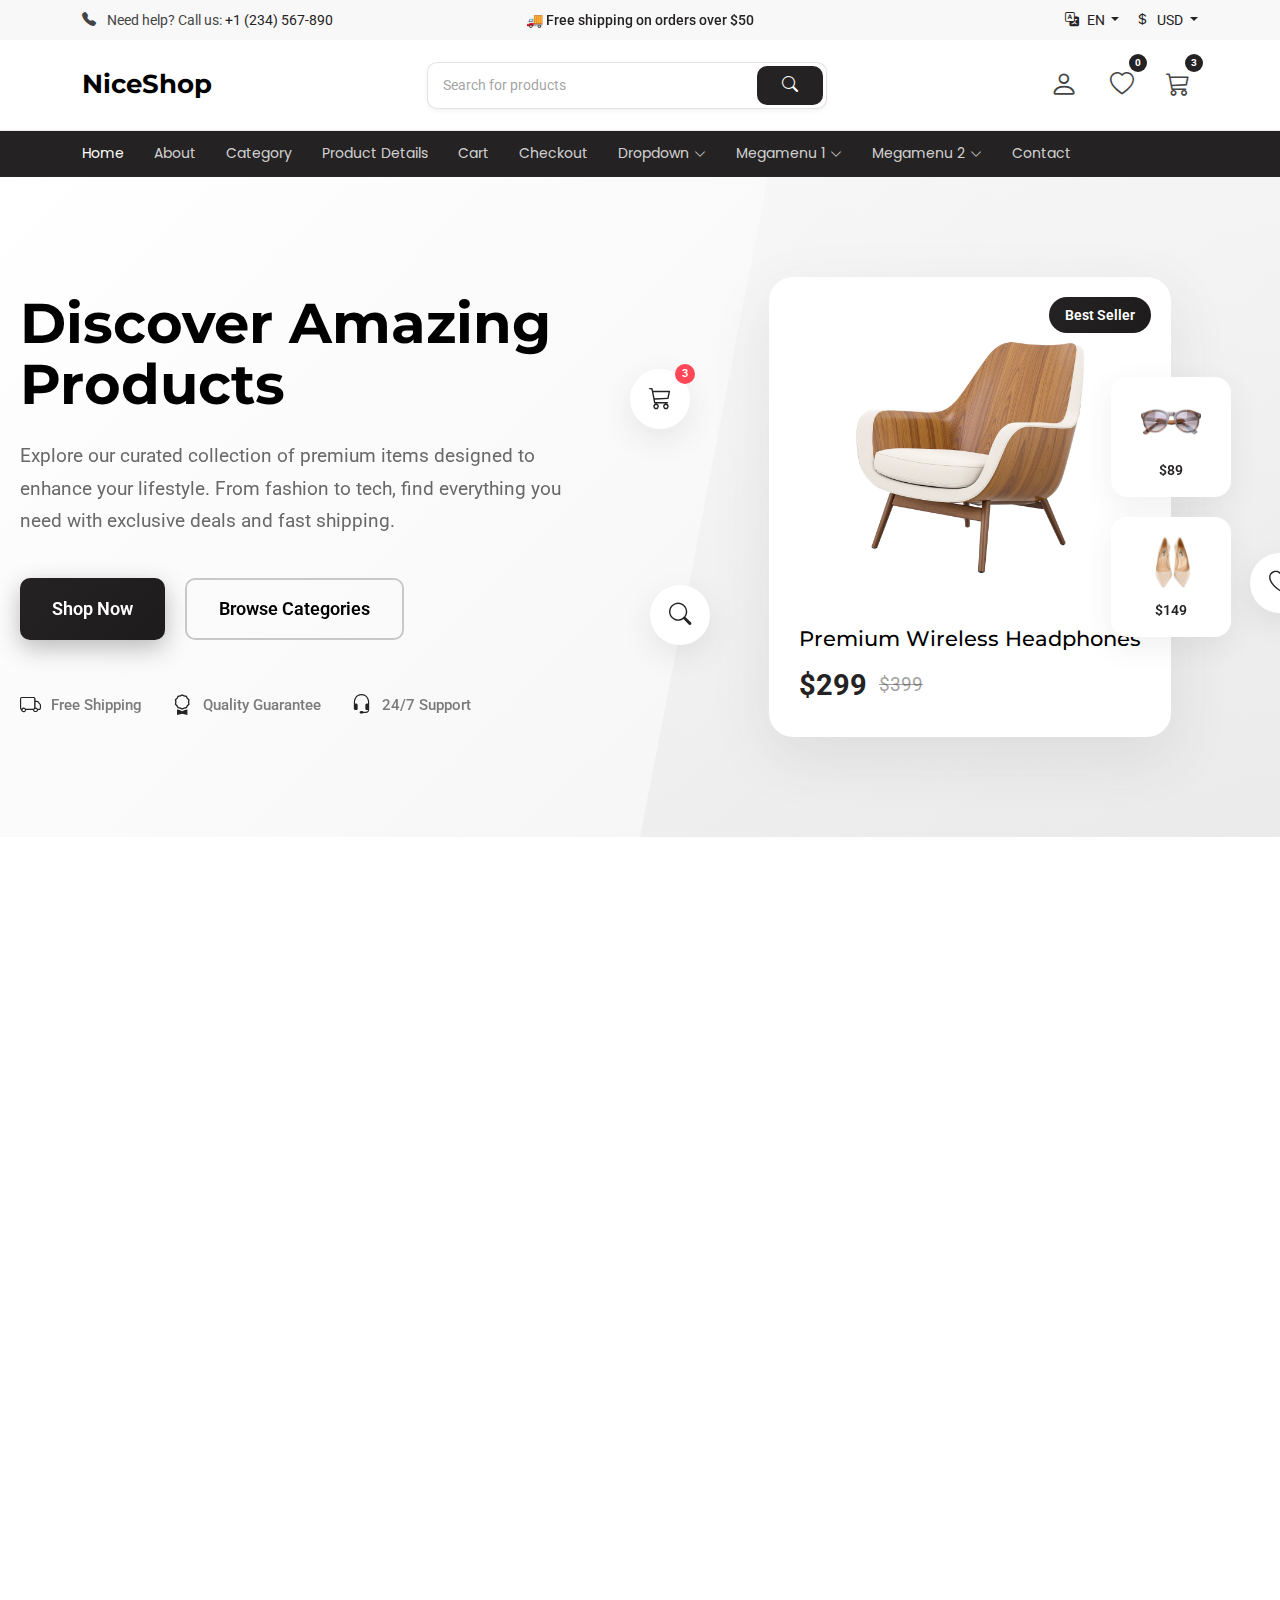
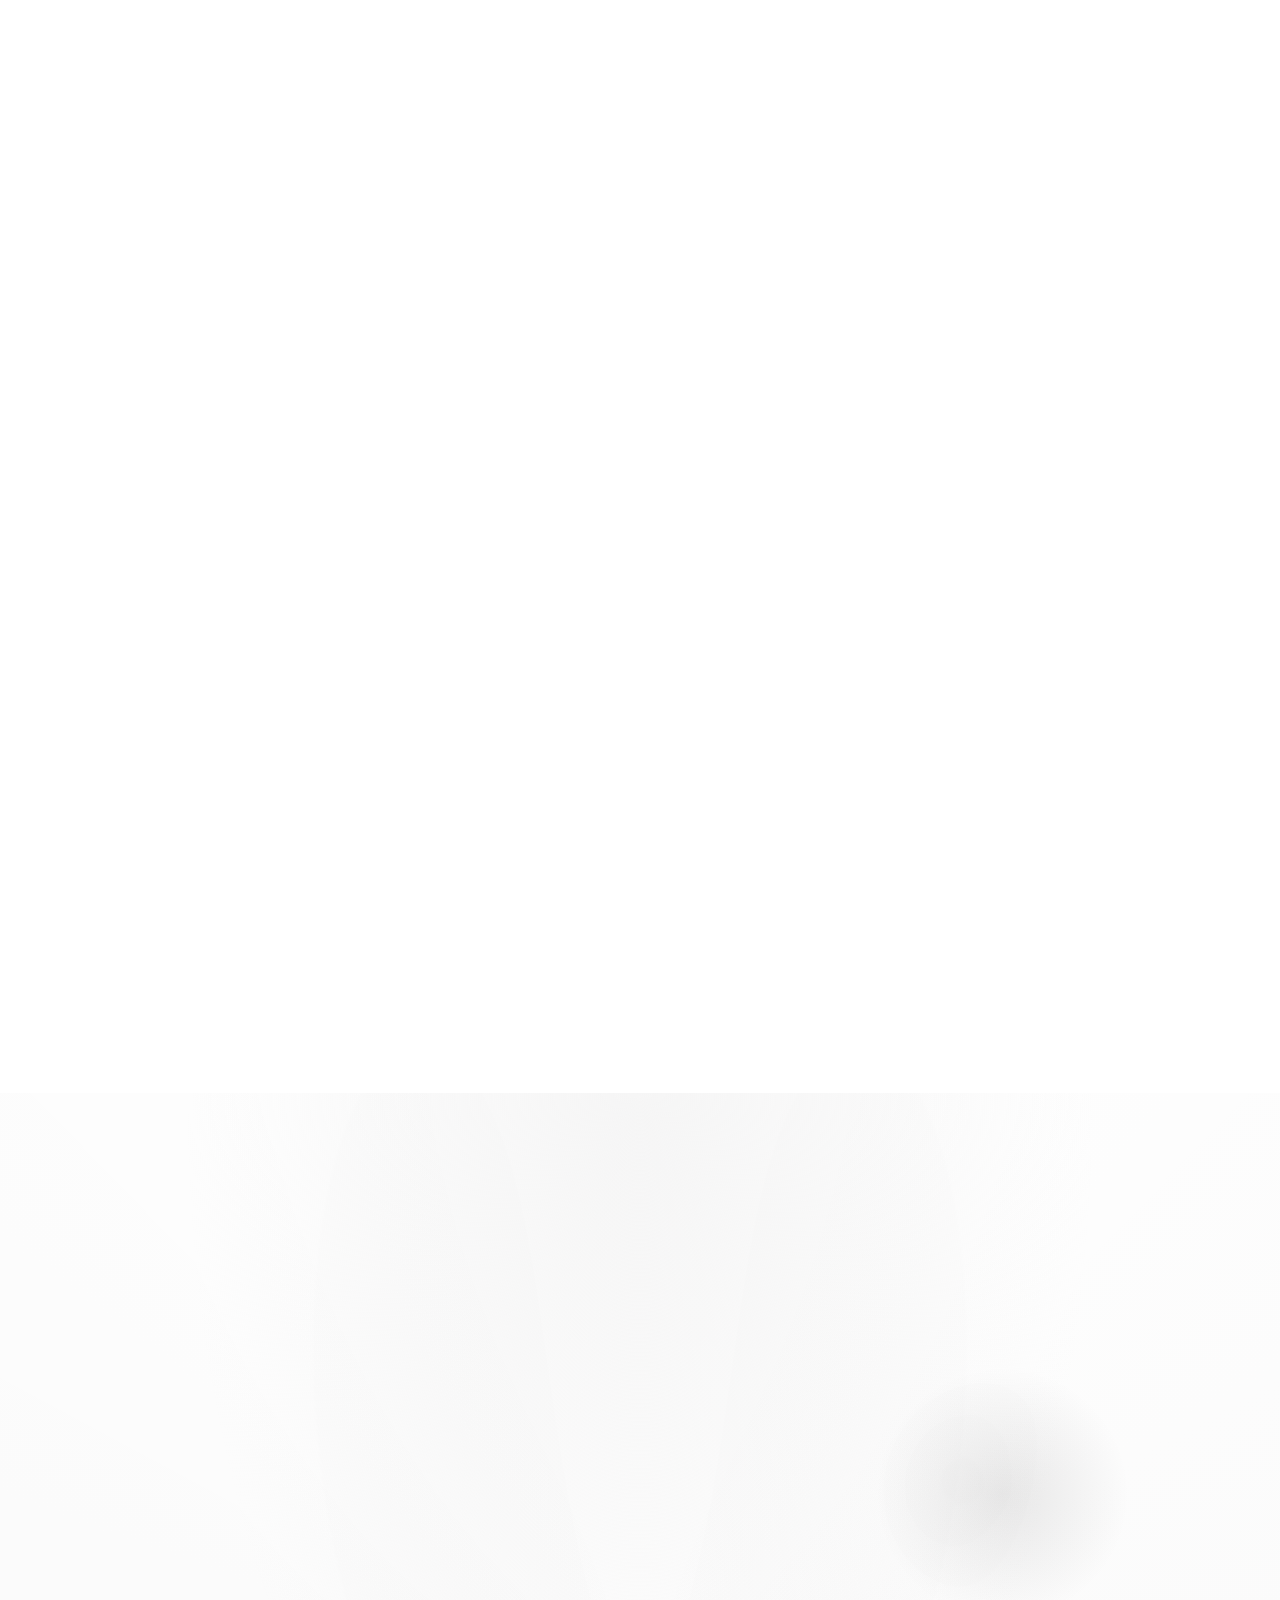
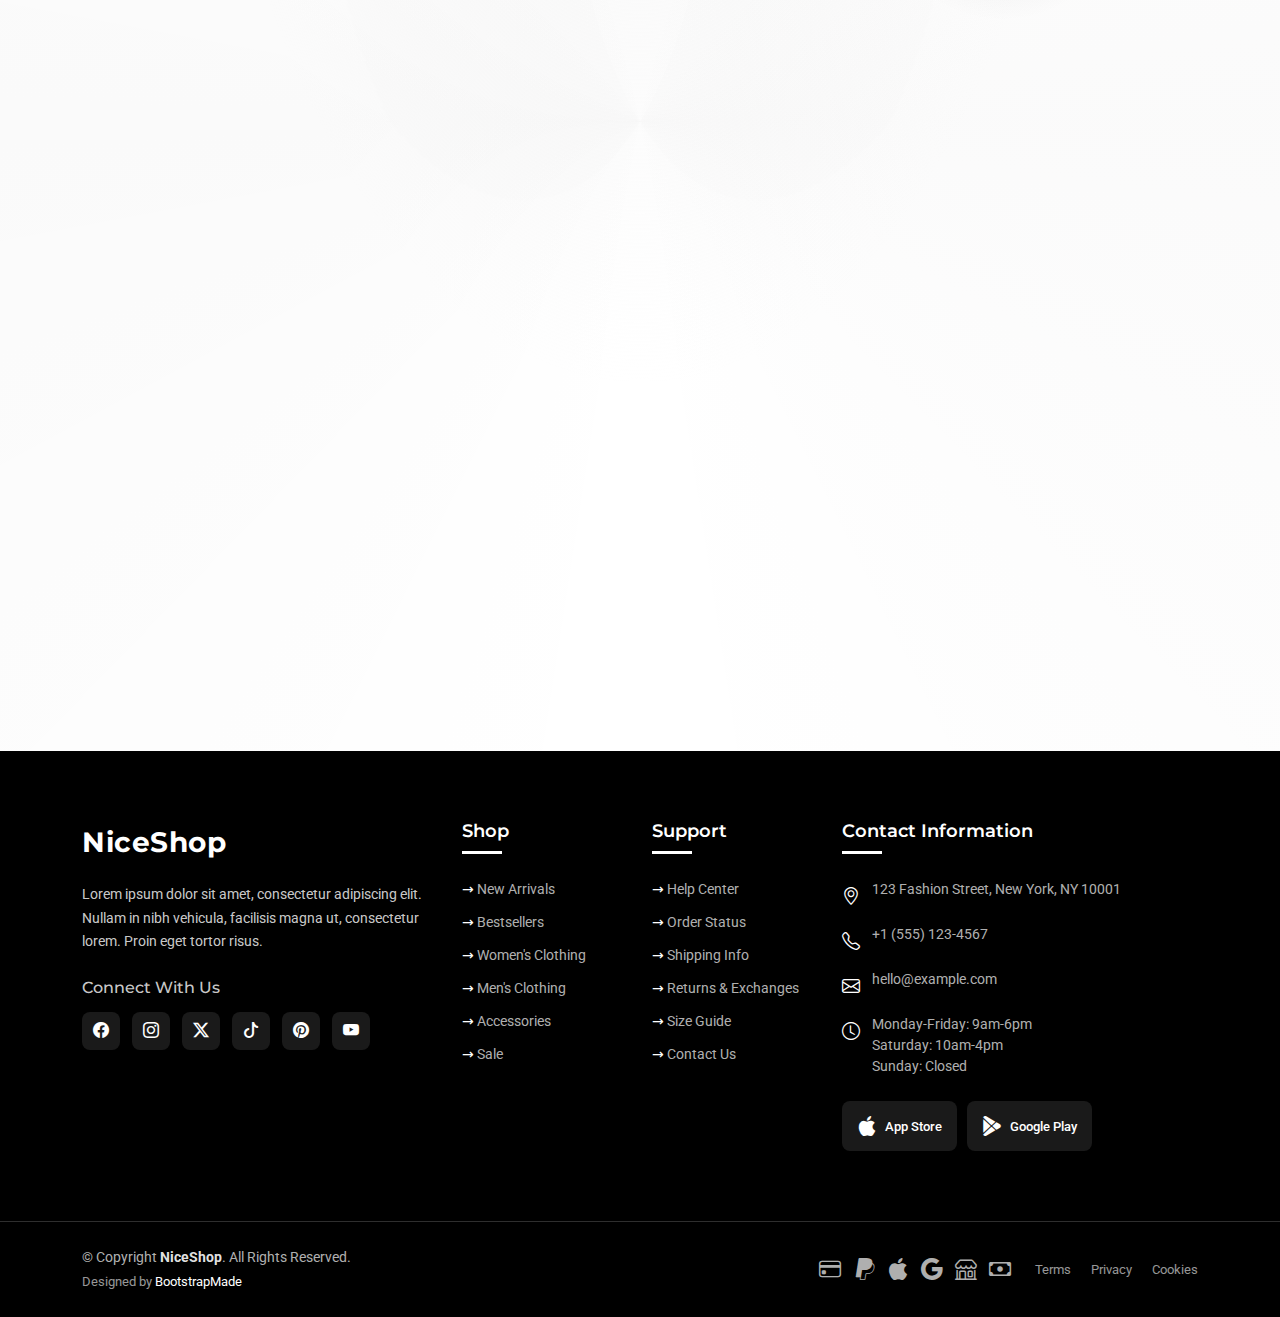
<file: apps/shop/static/shop/index.html>
<!DOCTYPE html>
<html lang="en">

<head>
  <meta charset="utf-8">
  <meta content="width=device-width, initial-scale=1.0" name="viewport">
  <title>Index - NiceShop Bootstrap Template</title>
  <meta name="description" content="">
  <meta name="keywords" content="">

  <!-- Favicons -->
  <link href="assets/img/favicon.png" rel="icon">
  <link href="assets/img/apple-touch-icon.png" rel="apple-touch-icon">

  <!-- Fonts -->
  <link href="https://fonts.googleapis.com" rel="preconnect">
  <link href="https://fonts.gstatic.com" rel="preconnect" crossorigin>
  <link href="https://fonts.googleapis.com/css2?family=Roboto:ital,wght@0,100;0,300;0,400;0,500;0,700;0,900;1,100;1,300;1,400;1,500;1,700;1,900&family=Montserrat:ital,wght@0,100;0,200;0,300;0,400;0,500;0,600;0,700;0,800;0,900;1,100;1,200;1,300;1,400;1,500;1,600;1,700;1,800;1,900&family=Poppins:ital,wght@0,100;0,200;0,300;0,400;0,500;0,600;0,700;0,800;0,900;1,100;1,200;1,300;1,400;1,500;1,600;1,700;1,800;1,900&display=swap" rel="stylesheet">

  <!-- Vendor CSS Files -->
  <link href="assets/vendor/bootstrap/css/bootstrap.min.css" rel="stylesheet">
  <link href="assets/vendor/bootstrap-icons/bootstrap-icons.css" rel="stylesheet">
  <link href="assets/vendor/swiper/swiper-bundle.min.css" rel="stylesheet">
  <link href="assets/vendor/aos/aos.css" rel="stylesheet">
  <link href="assets/vendor/glightbox/css/glightbox.min.css" rel="stylesheet">
  <link href="assets/vendor/drift-zoom/drift-basic.css" rel="stylesheet">

  <!-- Main CSS File -->
  <link href="assets/css/main.css" rel="stylesheet">

  <!-- =======================================================
  * Template Name: NiceShop
  * Template URL: https://bootstrapmade.com/niceshop-bootstrap-ecommerce-template/
  * Updated: Aug 26 2025 with Bootstrap v5.3.7
  * Author: BootstrapMade.com
  * License: https://bootstrapmade.com/license/
  ======================================================== -->
</head>

<body class="index-page">

  <header id="header" class="header sticky-top">
    <!-- Top Bar -->
    <div class="top-bar py-2">
      <div class="container-fluid container-xl">
        <div class="row align-items-center">
          <div class="col-lg-4 d-none d-lg-flex">
            <div class="top-bar-item">
              <i class="bi bi-telephone-fill me-2"></i>
              <span>Need help? Call us: </span>
              <a href="tel:+1234567890">+1 (234) 567-890</a>
            </div>
          </div>

          <div class="col-lg-4 col-md-12 text-center">
            <div class="announcement-slider swiper init-swiper">
              <script type="application/json" class="swiper-config">
                {
                  "loop": true,
                  "speed": 600,
                  "autoplay": {
                    "delay": 5000
                  },
                  "slidesPerView": 1,
                  "direction": "vertical",
                  "effect": "slide"
                }
              </script>
              <div class="swiper-wrapper">
                <div class="swiper-slide">🚚 Free shipping on orders over $50</div>
                <div class="swiper-slide">💰 30 days money back guarantee.</div>
                <div class="swiper-slide">🎁 20% off on your first order</div>
              </div>
            </div>
          </div>

          <div class="col-lg-4 d-none d-lg-block">
            <div class="d-flex justify-content-end">
              <div class="top-bar-item dropdown me-3">
                <a href="#" class="dropdown-toggle" data-bs-toggle="dropdown">
                  <i class="bi bi-translate me-2"></i>EN
                </a>
                <ul class="dropdown-menu">
                  <li><a class="dropdown-item" href="#"><i class="bi bi-check2 me-2 selected-icon"></i>English</a></li>
                  <li><a class="dropdown-item" href="#">Español</a></li>
                  <li><a class="dropdown-item" href="#">Français</a></li>
                  <li><a class="dropdown-item" href="#">Deutsch</a></li>
                </ul>
              </div>
              <div class="top-bar-item dropdown">
                <a href="#" class="dropdown-toggle" data-bs-toggle="dropdown">
                  <i class="bi bi-currency-dollar me-2"></i>USD
                </a>
                <ul class="dropdown-menu">
                  <li><a class="dropdown-item" href="#"><i class="bi bi-check2 me-2 selected-icon"></i>USD</a></li>
                  <li><a class="dropdown-item" href="#">EUR</a></li>
                  <li><a class="dropdown-item" href="#">GBP</a></li>
                </ul>
              </div>
            </div>
          </div>
        </div>
      </div>
    </div>

    <!-- Main Header -->
    <div class="main-header">
      <div class="container-fluid container-xl">
        <div class="d-flex py-3 align-items-center justify-content-between">

          <!-- Logo -->
          <a href="index.html" class="logo d-flex align-items-center">
            <!-- Uncomment the line below if you also wish to use an image logo -->
            <!-- <img src="assets/img/logo.webp" alt=""> -->
            <h1 class="sitename">NiceShop</h1>
          </a>

          <!-- Search -->
          <form class="search-form desktop-search-form">
            <div class="input-group">
              <input type="text" class="form-control" placeholder="Search for products">
              <button class="btn" type="submit">
                <i class="bi bi-search"></i>
              </button>
            </div>
          </form>

          <!-- Actions -->
          <div class="header-actions d-flex align-items-center justify-content-end">

            <!-- Mobile Search Toggle -->
            <button class="header-action-btn mobile-search-toggle d-xl-none" type="button" data-bs-toggle="collapse" data-bs-target="#mobileSearch" aria-expanded="false" aria-controls="mobileSearch">
              <i class="bi bi-search"></i>
            </button>

            <!-- Account -->
            <div class="dropdown account-dropdown">
              <button class="header-action-btn" data-bs-toggle="dropdown">
                <i class="bi bi-person"></i>
              </button>
              <div class="dropdown-menu">
                <div class="dropdown-header">
                  <h6>Welcome to <span class="sitename">FashionStore</span></h6>
                  <p class="mb-0">Access account &amp; manage orders</p>
                </div>
                <div class="dropdown-body">
                  <a class="dropdown-item d-flex align-items-center" href="account.html">
                    <i class="bi bi-person-circle me-2"></i>
                    <span>My Profile</span>
                  </a>
                  <a class="dropdown-item d-flex align-items-center" href="account.html">
                    <i class="bi bi-bag-check me-2"></i>
                    <span>My Orders</span>
                  </a>
                  <a class="dropdown-item d-flex align-items-center" href="account.html">
                    <i class="bi bi-heart me-2"></i>
                    <span>My Wishlist</span>
                  </a>
                  <a class="dropdown-item d-flex align-items-center" href="account.html">
                    <i class="bi bi-gear me-2"></i>
                    <span>Settings</span>
                  </a>
                </div>
                <div class="dropdown-footer">
                  <a href="register.html" class="btn btn-primary w-100 mb-2">Sign In</a>
                  <a href="login.html" class="btn btn-outline-primary w-100">Register</a>
                </div>
              </div>
            </div>

            <!-- Wishlist -->
            <a href="account.html" class="header-action-btn d-none d-md-block">
              <i class="bi bi-heart"></i>
              <span class="badge">0</span>
            </a>

            <!-- Cart -->
            <a href="cart.html" class="header-action-btn">
              <i class="bi bi-cart3"></i>
              <span class="badge">3</span>
            </a>

            <!-- Mobile Navigation Toggle -->
            <i class="mobile-nav-toggle d-xl-none bi bi-list me-0"></i>

          </div>
        </div>
      </div>
    </div>

    <!-- Navigation -->
    <div class="header-nav">
      <div class="container-fluid container-xl position-relative">
        <nav id="navmenu" class="navmenu">
          <ul>
            <li><a href="index.html" class="active">Home</a></li>
            <li><a href="about.html">About</a></li>
            <li><a href="category.html">Category</a></li>
            <li><a href="product-details.html">Product Details</a></li>
            <li><a href="cart.html">Cart</a></li>
            <li><a href="checkout.html">Checkout</a></li>
            <li class="dropdown"><a href="#"><span>Dropdown</span> <i class="bi bi-chevron-down toggle-dropdown"></i></a>
              <ul>
                <li><a href="#">Dropdown 1</a></li>
                <li class="dropdown"><a href="#"><span>Deep Dropdown</span> <i class="bi bi-chevron-down toggle-dropdown"></i></a>
                  <ul>
                    <li><a href="#">Deep Dropdown 1</a></li>
                    <li><a href="#">Deep Dropdown 2</a></li>
                    <li><a href="#">Deep Dropdown 3</a></li>
                    <li><a href="#">Deep Dropdown 4</a></li>
                    <li><a href="#">Deep Dropdown 5</a></li>
                  </ul>
                </li>
                <li><a href="#">Dropdown 2</a></li>
                <li><a href="#">Dropdown 3</a></li>
                <li><a href="#">Dropdown 4</a></li>
              </ul>
            </li>

            <!-- Products Mega Menu 1 -->
            <li class="products-megamenu-1"><a href="#"><span>Megamenu 1</span> <i class="bi bi-chevron-down toggle-dropdown"></i></a>

              <!-- Products Mega Menu 1 Mobile View -->
              <ul class="mobile-megamenu">

                <li><a href="#">Featured Products</a></li>
                <li><a href="#">New Arrivals</a></li>
                <li><a href="#">Sale Items</a></li>

                <li class="dropdown"><a href="#"><span>Clothing</span> <i class="bi bi-chevron-down toggle-dropdown"></i></a>
                  <ul>
                    <li><a href="#">Men's Wear</a></li>
                    <li><a href="#">Women's Wear</a></li>
                    <li><a href="#">Kids Collection</a></li>
                    <li><a href="#">Sportswear</a></li>
                    <li><a href="#">Accessories</a></li>
                  </ul>
                </li>

                <li class="dropdown"><a href="#"><span>Electronics</span> <i class="bi bi-chevron-down toggle-dropdown"></i></a>
                  <ul>
                    <li><a href="#">Smartphones</a></li>
                    <li><a href="#">Laptops</a></li>
                    <li><a href="#">Audio Devices</a></li>
                    <li><a href="#">Smart Home</a></li>
                    <li><a href="#">Accessories</a></li>
                  </ul>
                </li>

                <li class="dropdown"><a href="#"><span>Home &amp; Living</span> <i class="bi bi-chevron-down toggle-dropdown"></i></a>
                  <ul>
                    <li><a href="#">Furniture</a></li>
                    <li><a href="#">Decor</a></li>
                    <li><a href="#">Kitchen</a></li>
                    <li><a href="#">Bedding</a></li>
                    <li><a href="#">Lighting</a></li>
                  </ul>
                </li>

                <li class="dropdown"><a href="#"><span>Beauty</span> <i class="bi bi-chevron-down toggle-dropdown"></i></a>
                  <ul>
                    <li><a href="#">Skincare</a></li>
                    <li><a href="#">Makeup</a></li>
                    <li><a href="#">Haircare</a></li>
                    <li><a href="#">Fragrances</a></li>
                    <li><a href="#">Personal Care</a></li>
                  </ul>
                </li>

              </ul><!-- End Products Mega Menu 1 Mobile View -->

              <!-- Products Mega Menu 1 Desktop View -->
              <div class="desktop-megamenu">

                <div class="megamenu-tabs">
                  <ul class="nav nav-tabs" id="productMegaMenuTabs" role="tablist">
                    <li class="nav-item" role="presentation">
                      <button class="nav-link active" id="featured-tab" data-bs-toggle="tab" data-bs-target="#featured-content-1862" type="button" aria-selected="true" role="tab">Featured</button>
                    </li>
                    <li class="nav-item" role="presentation">
                      <button class="nav-link" id="new-tab" data-bs-toggle="tab" data-bs-target="#new-content-1862" type="button" aria-selected="false" tabindex="-1" role="tab">New Arrivals</button>
                    </li>
                    <li class="nav-item" role="presentation">
                      <button class="nav-link" id="sale-tab" data-bs-toggle="tab" data-bs-target="#sale-content-1862" type="button" aria-selected="false" tabindex="-1" role="tab">Sale</button>
                    </li>
                    <li class="nav-item" role="presentation">
                      <button class="nav-link" id="category-tab" data-bs-toggle="tab" data-bs-target="#category-content-1862" type="button" aria-selected="false" tabindex="-1" role="tab">Categories</button>
                    </li>
                  </ul>
                </div>

                <!-- Tabs Content -->
                <div class="megamenu-content tab-content">

                  <!-- Featured Tab -->
                  <div class="tab-pane fade show active" id="featured-content-1862" role="tabpanel" aria-labelledby="featured-tab">
                    <div class="product-grid">
                      <div class="product-card">
                        <div class="product-image">
                          <img src="assets/img/product/product-1.webp" alt="Featured Product" loading="lazy">
                        </div>
                        <div class="product-info">
                          <h5>Premium Headphones</h5>
                          <p class="price">$129.99</p>
                          <a href="#" class="btn-view">View Product</a>
                        </div>
                      </div>
                      <div class="product-card">
                        <div class="product-image">
                          <img src="assets/img/product/product-2.webp" alt="Featured Product" loading="lazy">
                        </div>
                        <div class="product-info">
                          <h5>Smart Watch</h5>
                          <p class="price">$199.99</p>
                          <a href="#" class="btn-view">View Product</a>
                        </div>
                      </div>
                      <div class="product-card">
                        <div class="product-image">
                          <img src="assets/img/product/product-3.webp" alt="Featured Product" loading="lazy">
                        </div>
                        <div class="product-info">
                          <h5>Wireless Earbuds</h5>
                          <p class="price">$89.99</p>
                          <a href="#" class="btn-view">View Product</a>
                        </div>
                      </div>
                      <div class="product-card">
                        <div class="product-image">
                          <img src="assets/img/product/product-4.webp" alt="Featured Product" loading="lazy">
                        </div>
                        <div class="product-info">
                          <h5>Bluetooth Speaker</h5>
                          <p class="price">$79.99</p>
                          <a href="#" class="btn-view">View Product</a>
                        </div>
                      </div>
                    </div>
                  </div>

                  <!-- New Arrivals Tab -->
                  <div class="tab-pane fade" id="new-content-1862" role="tabpanel" aria-labelledby="new-tab">
                    <div class="product-grid">
                      <div class="product-card">
                        <div class="product-image">
                          <img src="assets/img/product/product-5.webp" alt="New Arrival" loading="lazy">
                          <span class="badge-new">New</span>
                        </div>
                        <div class="product-info">
                          <h5>Fitness Tracker</h5>
                          <p class="price">$69.99</p>
                          <a href="#" class="btn-view">View Product</a>
                        </div>
                      </div>
                      <div class="product-card">
                        <div class="product-image">
                          <img src="assets/img/product/product-6.webp" alt="New Arrival" loading="lazy">
                          <span class="badge-new">New</span>
                        </div>
                        <div class="product-info">
                          <h5>Wireless Charger</h5>
                          <p class="price">$39.99</p>
                          <a href="#" class="btn-view">View Product</a>
                        </div>
                      </div>
                      <div class="product-card">
                        <div class="product-image">
                          <img src="assets/img/product/product-7.webp" alt="New Arrival" loading="lazy">
                          <span class="badge-new">New</span>
                        </div>
                        <div class="product-info">
                          <h5>Smart Bulb Set</h5>
                          <p class="price">$49.99</p>
                          <a href="#" class="btn-view">View Product</a>
                        </div>
                      </div>
                      <div class="product-card">
                        <div class="product-image">
                          <img src="assets/img/product/product-8.webp" alt="New Arrival" loading="lazy">
                          <span class="badge-new">New</span>
                        </div>
                        <div class="product-info">
                          <h5>Portable Power Bank</h5>
                          <p class="price">$59.99</p>
                          <a href="#" class="btn-view">View Product</a>
                        </div>
                      </div>
                    </div>
                  </div>

                  <!-- Sale Tab -->
                  <div class="tab-pane fade" id="sale-content-1862" role="tabpanel" aria-labelledby="sale-tab">
                    <div class="product-grid">
                      <div class="product-card">
                        <div class="product-image">
                          <img src="assets/img/product/product-9.webp" alt="Sale Product" loading="lazy">
                          <span class="badge-sale">-30%</span>
                        </div>
                        <div class="product-info">
                          <h5>Wireless Keyboard</h5>
                          <p class="price"><span class="original-price">$89.99</span> $62.99</p>
                          <a href="#" class="btn-view">View Product</a>
                        </div>
                      </div>
                      <div class="product-card">
                        <div class="product-image">
                          <img src="assets/img/product/product-10.webp" alt="Sale Product" loading="lazy">
                          <span class="badge-sale">-25%</span>
                        </div>
                        <div class="product-info">
                          <h5>Gaming Mouse</h5>
                          <p class="price"><span class="original-price">$59.99</span> $44.99</p>
                          <a href="#" class="btn-view">View Product</a>
                        </div>
                      </div>
                      <div class="product-card">
                        <div class="product-image">
                          <img src="assets/img/product/product-11.webp" alt="Sale Product" loading="lazy">
                          <span class="badge-sale">-40%</span>
                        </div>
                        <div class="product-info">
                          <h5>Desk Lamp</h5>
                          <p class="price"><span class="original-price">$49.99</span> $29.99</p>
                          <a href="#" class="btn-view">View Product</a>
                        </div>
                      </div>
                      <div class="product-card">
                        <div class="product-image">
                          <img src="assets/img/product/product-12.webp" alt="Sale Product" loading="lazy">
                          <span class="badge-sale">-20%</span>
                        </div>
                        <div class="product-info">
                          <h5>USB-C Hub</h5>
                          <p class="price"><span class="original-price">$39.99</span> $31.99</p>
                          <a href="#" class="btn-view">View Product</a>
                        </div>
                      </div>
                    </div>
                  </div>

                  <!-- Categories Tab -->
                  <div class="tab-pane fade" id="category-content-1862" role="tabpanel" aria-labelledby="category-tab">
                    <div class="category-grid">
                      <div class="category-column">
                        <h4>Clothing</h4>
                        <ul>
                          <li><a href="#">Men's Wear</a></li>
                          <li><a href="#">Women's Wear</a></li>
                          <li><a href="#">Kids Collection</a></li>
                          <li><a href="#">Sportswear</a></li>
                          <li><a href="#">Accessories</a></li>
                        </ul>
                      </div>
                      <div class="category-column">
                        <h4>Electronics</h4>
                        <ul>
                          <li><a href="#">Smartphones</a></li>
                          <li><a href="#">Laptops</a></li>
                          <li><a href="#">Audio Devices</a></li>
                          <li><a href="#">Smart Home</a></li>
                          <li><a href="#">Accessories</a></li>
                        </ul>
                      </div>
                      <div class="category-column">
                        <h4>Home &amp; Living</h4>
                        <ul>
                          <li><a href="#">Furniture</a></li>
                          <li><a href="#">Decor</a></li>
                          <li><a href="#">Kitchen</a></li>
                          <li><a href="#">Bedding</a></li>
                          <li><a href="#">Lighting</a></li>
                        </ul>
                      </div>
                      <div class="category-column">
                        <h4>Beauty</h4>
                        <ul>
                          <li><a href="#">Skincare</a></li>
                          <li><a href="#">Makeup</a></li>
                          <li><a href="#">Haircare</a></li>
                          <li><a href="#">Fragrances</a></li>
                          <li><a href="#">Personal Care</a></li>
                        </ul>
                      </div>
                    </div>
                  </div>

                </div>

              </div><!-- End Products Mega Menu 1 Desktop View -->

            </li><!-- End Products Mega Menu 1 -->
            <!-- Products Mega Menu 2 -->
            <li class="products-megamenu-2"><a href="#"><span>Megamenu 2</span> <i class="bi bi-chevron-down toggle-dropdown"></i></a>

              <!-- Products Mega Menu 2 Mobile View -->
              <ul class="mobile-megamenu">

                <li><a href="#">Women</a></li>
                <li><a href="#">Men</a></li>
                <li><a href="#">Kids'</a></li>

                <li class="dropdown"><a href="#"><span>Clothing</span> <i class="bi bi-chevron-down toggle-dropdown"></i></a>
                  <ul>
                    <li><a href="#">Shirts &amp; Tops</a></li>
                    <li><a href="#">Coats &amp; Outerwear</a></li>
                    <li><a href="#">Underwear</a></li>
                    <li><a href="#">Sweatshirts</a></li>
                    <li><a href="#">Dresses</a></li>
                    <li><a href="#">Swimwear</a></li>
                  </ul>
                </li>

                <li class="dropdown"><a href="#"><span>Shoes</span> <i class="bi bi-chevron-down toggle-dropdown"></i></a>
                  <ul>
                    <li><a href="#">Boots</a></li>
                    <li><a href="#">Sandals</a></li>
                    <li><a href="#">Heels</a></li>
                    <li><a href="#">Loafers</a></li>
                    <li><a href="#">Slippers</a></li>
                    <li><a href="#">Oxfords</a></li>
                  </ul>
                </li>

                <li class="dropdown"><a href="#"><span>Accessories</span> <i class="bi bi-chevron-down toggle-dropdown"></i></a>
                  <ul>
                    <li><a href="#">Handbags</a></li>
                    <li><a href="#">Eyewear</a></li>
                    <li><a href="#">Hats</a></li>
                    <li><a href="#">Watches</a></li>
                    <li><a href="#">Jewelry</a></li>
                    <li><a href="#">Belts</a></li>
                  </ul>
                </li>

                <li class="dropdown"><a href="#"><span>Specialty Sizes</span> <i class="bi bi-chevron-down toggle-dropdown"></i></a>
                  <ul>
                    <li><a href="#">Plus Size</a></li>
                    <li><a href="#">Petite</a></li>
                    <li><a href="#">Wide Shoes</a></li>
                    <li><a href="#">Narrow Shoes</a></li>
                  </ul>
                </li>

              </ul><!-- End Products Mega Menu 2 Mobile View -->

              <!-- Products Mega Menu 2 Desktop View -->
              <div class="desktop-megamenu">

                <div class="megamenu-tabs">
                  <ul class="nav nav-tabs" role="tablist">
                    <li class="nav-item" role="presentation">
                      <button class="nav-link active" id="womens-tab" data-bs-toggle="tab" data-bs-target="#womens-content-1883" type="button" aria-selected="true" role="tab">WOMEN</button>
                    </li>
                    <li class="nav-item" role="presentation">
                      <button class="nav-link" id="mens-tab" data-bs-toggle="tab" data-bs-target="#mens-content-1883" type="button" aria-selected="false" tabindex="-1" role="tab">MEN</button>
                    </li>
                    <li class="nav-item" role="presentation">
                      <button class="nav-link" id="kids-tab" data-bs-toggle="tab" data-bs-target="#kids-content-1883" type="button" aria-selected="false" tabindex="-1" role="tab">KIDS</button>
                    </li>
                  </ul>
                </div>

                <!-- Tabs Content -->
                <div class="megamenu-content tab-content">

                  <!-- Women Tab -->
                  <div class="tab-pane fade show active" id="womens-content-1883" role="tabpanel" aria-labelledby="womens-tab">
                    <div class="category-layout">
                      <div class="categories-section">
                        <div class="category-headers">
                          <h4>Clothing</h4>
                          <h4>Shoes</h4>
                          <h4>Accessories</h4>
                          <h4>Specialty Sizes</h4>
                        </div>

                        <div class="category-links">
                          <div class="link-row">
                            <a href="#">Shirts &amp; Tops</a>
                            <a href="#">Boots</a>
                            <a href="#">Handbags</a>
                            <a href="#">Plus Size</a>
                          </div>
                          <div class="link-row">
                            <a href="#">Coats &amp; Outerwear</a>
                            <a href="#">Sandals</a>
                            <a href="#">Eyewear</a>
                            <a href="#">Petite</a>
                          </div>
                          <div class="link-row">
                            <a href="#">Underwear</a>
                            <a href="#">Heels</a>
                            <a href="#">Hats</a>
                            <a href="#">Wide Shoes</a>
                          </div>
                          <div class="link-row">
                            <a href="#">Sweatshirts</a>
                            <a href="#">Loafers</a>
                            <a href="#">Watches</a>
                            <a href="#">Narrow Shoes</a>
                          </div>
                          <div class="link-row">
                            <a href="#">Dresses</a>
                            <a href="#">Slippers</a>
                            <a href="#">Jewelry</a>
                            <a href="#"></a>
                          </div>
                          <div class="link-row">
                            <a href="#">Swimwear</a>
                            <a href="#">Oxfords</a>
                            <a href="#">Belts</a>
                            <a href="#"></a>
                          </div>
                          <div class="link-row">
                            <a href="#">View all</a>
                            <a href="#">View all</a>
                            <a href="#">View all</a>
                            <a href="#"></a>
                          </div>
                        </div>
                      </div>
                      <div class="featured-section">
                        <div class="featured-image">
                          <img src="assets/img/product/product-f-1.webp" alt="Women's Heels Collection">
                          <div class="featured-content">
                            <h3>Women's<br>Bags<br>Collection</h3>
                            <a href="#" class="btn-shop">Shop now</a>
                          </div>
                        </div>
                      </div>
                    </div>
                  </div>

                  <!-- Men Tab -->
                  <div class="tab-pane fade" id="mens-content-1883" role="tabpanel" aria-labelledby="mens-tab">
                    <div class="category-layout">
                      <div class="categories-section">
                        <div class="category-headers">
                          <h4>Clothing</h4>
                          <h4>Shoes</h4>
                          <h4>Accessories</h4>
                          <h4>Specialty Sizes</h4>
                        </div>

                        <div class="category-links">
                          <div class="link-row">
                            <a href="#">Shirts &amp; Polos</a>
                            <a href="#">Sneakers</a>
                            <a href="#">Watches</a>
                            <a href="#">Big &amp; Tall</a>
                          </div>
                          <div class="link-row">
                            <a href="#">Jackets &amp; Coats</a>
                            <a href="#">Boots</a>
                            <a href="#">Belts</a>
                            <a href="#">Slim Fit</a>
                          </div>
                          <div class="link-row">
                            <a href="#">Underwear</a>
                            <a href="#">Loafers</a>
                            <a href="#">Ties</a>
                            <a href="#">Wide Shoes</a>
                          </div>
                          <div class="link-row">
                            <a href="#">Hoodies</a>
                            <a href="#">Dress Shoes</a>
                            <a href="#">Wallets</a>
                            <a href="#">Extended Sizes</a>
                          </div>
                          <div class="link-row">
                            <a href="#">Suits</a>
                            <a href="#">Sandals</a>
                            <a href="#">Sunglasses</a>
                            <a href="#"></a>
                          </div>
                          <div class="link-row">
                            <a href="#">Activewear</a>
                            <a href="#">Slippers</a>
                            <a href="#">Hats</a>
                            <a href="#"></a>
                          </div>
                          <div class="link-row">
                            <a href="#">View all</a>
                            <a href="#">View all</a>
                            <a href="#">View all</a>
                            <a href="#"></a>
                          </div>
                        </div>
                      </div>
                      <div class="featured-section">
                        <div class="featured-image">
                          <img src="assets/img/product/product-m-4.webp" alt="Men's Footwear Collection">
                          <div class="featured-content">
                            <h3>Men's<br>Footwear<br>Collection</h3>
                            <a href="#" class="btn-shop">Shop now</a>
                          </div>
                        </div>
                      </div>
                    </div>
                  </div>

                  <!-- Kids Tab -->
                  <div class="tab-pane fade" id="kids-content-1883" role="tabpanel" aria-labelledby="kids-tab">
                    <div class="category-layout">
                      <div class="categories-section">
                        <div class="category-headers">
                          <h4>Clothing</h4>
                          <h4>Shoes</h4>
                          <h4>Accessories</h4>
                          <h4>By Age</h4>
                        </div>

                        <div class="category-links">
                          <div class="link-row">
                            <a href="#">T-shirts &amp; Tops</a>
                            <a href="#">Sneakers</a>
                            <a href="#">Backpacks</a>
                            <a href="#">Babies (0-24 months)</a>
                          </div>
                          <div class="link-row">
                            <a href="#">Outerwear</a>
                            <a href="#">Boots</a>
                            <a href="#">Hats &amp; Caps</a>
                            <a href="#">Toddlers (2-4 years)</a>
                          </div>
                          <div class="link-row">
                            <a href="#">Pajamas</a>
                            <a href="#">Sandals</a>
                            <a href="#">Socks</a>
                            <a href="#">Kids (4-7 years)</a>
                          </div>
                          <div class="link-row">
                            <a href="#">Sweatshirts</a>
                            <a href="#">Slippers</a>
                            <a href="#">Gloves</a>
                            <a href="#">Older Kids (8-14 years)</a>
                          </div>
                          <div class="link-row">
                            <a href="#">Dresses</a>
                            <a href="#">School Shoes</a>
                            <a href="#">Scarves</a>
                            <a href="#"></a>
                          </div>
                          <div class="link-row">
                            <a href="#">Swimwear</a>
                            <a href="#">Sports Shoes</a>
                            <a href="#">Hair Accessories</a>
                            <a href="#"></a>
                          </div>
                          <div class="link-row">
                            <a href="#">View all</a>
                            <a href="#">View all</a>
                            <a href="#">View all</a>
                            <a href="#"></a>
                          </div>
                        </div>
                      </div>
                      <div class="featured-section">
                        <div class="featured-image">
                          <img src="assets/img/product/product-9.webp" alt="Kids' New Arrivals">
                          <div class="featured-content">
                            <h3>Kids<br>New<br>Arrivals</h3>
                            <a href="#" class="btn-shop">Shop now</a>
                          </div>
                        </div>
                      </div>
                    </div>
                  </div>

                </div>

              </div><!-- End Products Mega Menu 2 Desktop View -->

            </li><!-- End Products Mega Menu 2 -->

            <li><a href="contact.html">Contact</a></li>

          </ul>
        </nav>
      </div>
    </div>

    <!-- Mobile Search Form -->
    <div class="collapse" id="mobileSearch">
      <div class="container">
        <form class="search-form">
          <div class="input-group">
            <input type="text" class="form-control" placeholder="Search for products">
            <button class="btn" type="submit">
              <i class="bi bi-search"></i>
            </button>
          </div>
        </form>
      </div>
    </div>

  </header>

  <main class="main">

    <!-- Hero Section -->
    <section id="hero" class="hero section">

      <div class="hero-container">
        <div class="hero-content">
          <div class="content-wrapper" data-aos="fade-up" data-aos-delay="100">
            <h1 class="hero-title">Discover Amazing Products</h1>
            <p class="hero-description">Explore our curated collection of premium items designed to enhance your lifestyle. From fashion to tech, find everything you need with exclusive deals and fast shipping.</p>
            <div class="hero-actions" data-aos="fade-up" data-aos-delay="200">
              <a href="#products" class="btn-primary">Shop Now</a>
              <a href="#categories" class="btn-secondary">Browse Categories</a>
            </div>
            <div class="features-list" data-aos="fade-up" data-aos-delay="300">
              <div class="feature-item">
                <i class="bi bi-truck"></i>
                <span>Free Shipping</span>
              </div>
              <div class="feature-item">
                <i class="bi bi-award"></i>
                <span>Quality Guarantee</span>
              </div>
              <div class="feature-item">
                <i class="bi bi-headset"></i>
                <span>24/7 Support</span>
              </div>
            </div>
          </div>
        </div>

        <div class="hero-visuals">
          <div class="product-showcase" data-aos="fade-left" data-aos-delay="200">
            <div class="product-card featured">
              <img src="assets/img/product/product-2.webp" alt="Featured Product" class="img-fluid">
              <div class="product-badge">Best Seller</div>
              <div class="product-info">
                <h4>Premium Wireless Headphones</h4>
                <div class="price">
                  <span class="sale-price">$299</span>
                  <span class="original-price">$399</span>
                </div>
              </div>
            </div>

            <div class="product-grid">
              <div class="product-mini" data-aos="zoom-in" data-aos-delay="400">
                <img src="assets/img/product/product-3.webp" alt="Product" class="img-fluid">
                <span class="mini-price">$89</span>
              </div>
              <div class="product-mini" data-aos="zoom-in" data-aos-delay="500">
                <img src="assets/img/product/product-5.webp" alt="Product" class="img-fluid">
                <span class="mini-price">$149</span>
              </div>
            </div>
          </div>

          <div class="floating-elements">
            <div class="floating-icon cart" data-aos="fade-up" data-aos-delay="600">
              <i class="bi bi-cart3"></i>
              <span class="notification-dot">3</span>
            </div>
            <div class="floating-icon wishlist" data-aos="fade-up" data-aos-delay="700">
              <i class="bi bi-heart"></i>
            </div>
            <div class="floating-icon search" data-aos="fade-up" data-aos-delay="800">
              <i class="bi bi-search"></i>
            </div>
          </div>
        </div>
      </div>

    </section><!-- /Hero Section -->

    <!-- Promo Cards Section -->
    <section id="promo-cards" class="promo-cards section">
      <div class="container" data-aos="fade-up" data-aos-delay="100">
        <div class="row gy-4">

          <div class="col-lg-6">
            <div class="category-featured" data-aos="fade-right" data-aos-delay="200">
              <div class="category-image">
                <img src="assets/img/product/product-f-2.webp" alt="Women's Collection" class="img-fluid">
              </div>
              <div class="category-content">
                <span class="category-tag">Trending Now</span>
                <h2>New Summer Collection</h2>
                <p>Discover our latest arrivals designed for the modern lifestyle. Elegant, comfortable, and sustainable fashion for every occasion.</p>
                <a href="#" class="btn-shop">Explore Collection <i class="bi bi-arrow-right"></i></a>
              </div>
            </div>
          </div>

          <div class="col-lg-6">

            <div class="row gy-4">

              <div class="col-xl-6">
                <div class="category-card cat-men" data-aos="fade-up" data-aos-delay="300">
                  <div class="category-image">
                    <img src="assets/img/product/product-m-5.webp" alt="Men's Fashion" class="img-fluid">
                  </div>
                  <div class="category-content">
                    <h4>Men's Wear</h4>
                    <p>242 products</p>
                    <a href="#" class="card-link">Shop Now <i class="bi bi-arrow-right"></i></a>
                  </div>
                </div>
              </div>

              <div class="col-xl-6">
                <div class="category-card cat-kids" data-aos="fade-up" data-aos-delay="400">
                  <div class="category-image">
                    <img src="assets/img/product/product-8.webp" alt="Kid's Fashion" class="img-fluid">
                  </div>
                  <div class="category-content">
                    <h4>Kid's Fashion</h4>
                    <p>185 products</p>
                    <a href="#" class="card-link">Shop Now <i class="bi bi-arrow-right"></i></a>
                  </div>
                </div>
              </div>

              <div class="col-xl-6">
                <div class="category-card cat-cosmetics" data-aos="fade-up" data-aos-delay="500">
                  <div class="category-image">
                    <img src="assets/img/product/product-3.webp" alt="Cosmetics" class="img-fluid">
                  </div>
                  <div class="category-content">
                    <h4>Beauty Products</h4>
                    <p>127 products</p>
                    <a href="#" class="card-link">Shop Now <i class="bi bi-arrow-right"></i></a>
                  </div>
                </div>
              </div>

              <div class="col-xl-6">
                <div class="category-card cat-accessories" data-aos="fade-up" data-aos-delay="600">
                  <div class="category-image">
                    <img src="assets/img/product/product-12.webp" alt="Accessories" class="img-fluid">
                  </div>
                  <div class="category-content">
                    <h4>Accessories</h4>
                    <p>308 products</p>
                    <a href="#" class="card-link">Shop Now <i class="bi bi-arrow-right"></i></a>
                  </div>
                </div>
              </div>

            </div>
          </div>

        </div>

      </div>
    </section><!-- /Promo Cards Section -->

    <!-- Best Sellers Section -->
    <section id="best-sellers" class="best-sellers section">

      <!-- Section Title -->
      <div class="container section-title" data-aos="fade-up">
        <h2>Best Sellers</h2>
        <p>Necessitatibus eius consequatur ex aliquid fuga eum quidem sint consectetur velit</p>
      </div><!-- End Section Title -->

      <div class="container" data-aos="fade-up" data-aos-delay="100">

        <div class="row g-5">

          <!-- Product 1 -->
          <div class="col-lg-3 col-md-6">
            <div class="product-item">
              <div class="product-image">
                <div class="product-badge">Limited</div>
                <img src="assets/img/product/product-1.webp" alt="Product Image" class="img-fluid" loading="lazy">
                <div class="product-actions">
                  <button class="action-btn wishlist-btn">
                    <i class="bi bi-heart"></i>
                  </button>
                  <button class="action-btn compare-btn">
                    <i class="bi bi-arrow-left-right"></i>
                  </button>
                  <button class="action-btn quickview-btn">
                    <i class="bi bi-zoom-in"></i>
                  </button>
                </div>
                <button class="cart-btn">Select Options</button>
              </div>
              <div class="product-info">
                <div class="product-category">Premium Collection</div>
                <h4 class="product-name"><a href="product-details.html">Mauris blandit aliquet elit</a></h4>
                <div class="product-rating">
                  <div class="stars">
                    <i class="bi bi-star-fill"></i>
                    <i class="bi bi-star-fill"></i>
                    <i class="bi bi-star-fill"></i>
                    <i class="bi bi-star-fill"></i>
                    <i class="bi bi-star"></i>
                  </div>
                  <span class="rating-count">(24)</span>
                </div>
                <div class="product-price">$189.00</div>
                <div class="color-swatches">
                  <span class="swatch active" style="background-color: #2563eb;"></span>
                  <span class="swatch" style="background-color: #059669;"></span>
                  <span class="swatch" style="background-color: #dc2626;"></span>
                </div>
              </div>
            </div>
          </div>
          <!-- End Product 1 -->

          <!-- Product 2 -->
          <div class="col-lg-3 col-md-6">
            <div class="product-item">
              <div class="product-image">
                <div class="product-badge sale-badge">25% Off</div>
                <img src="assets/img/product/product-4.webp" alt="Product Image" class="img-fluid" loading="lazy">
                <div class="product-actions">
                  <button class="action-btn wishlist-btn">
                    <i class="bi bi-heart"></i>
                  </button>
                  <button class="action-btn compare-btn">
                    <i class="bi bi-arrow-left-right"></i>
                  </button>
                  <button class="action-btn quickview-btn">
                    <i class="bi bi-zoom-in"></i>
                  </button>
                </div>
                <button class="cart-btn">Add to Cart</button>
              </div>
              <div class="product-info">
                <div class="product-category">Best Sellers</div>
                <h4 class="product-name"><a href="product-details.html">Sed do eiusmod tempor incididunt</a></h4>
                <div class="product-rating">
                  <div class="stars">
                    <i class="bi bi-star-fill"></i>
                    <i class="bi bi-star-fill"></i>
                    <i class="bi bi-star-fill"></i>
                    <i class="bi bi-star-fill"></i>
                    <i class="bi bi-star-half"></i>
                  </div>
                  <span class="rating-count">(38)</span>
                </div>
                <div class="product-price">
                  <span class="old-price">$240.00</span>
                  <span class="current-price">$180.00</span>
                </div>
                <div class="color-swatches">
                  <span class="swatch active" style="background-color: #1f2937;"></span>
                  <span class="swatch" style="background-color: #f59e0b;"></span>
                  <span class="swatch" style="background-color: #8b5cf6;"></span>
                </div>
              </div>
            </div>
          </div>
          <!-- End Product 2 -->

          <!-- Product 3 -->
          <div class="col-lg-3 col-md-6">
            <div class="product-item">
              <div class="product-image">
                <img src="assets/img/product/product-7.webp" alt="Product Image" class="img-fluid" loading="lazy">
                <div class="product-actions">
                  <button class="action-btn wishlist-btn">
                    <i class="bi bi-heart"></i>
                  </button>
                  <button class="action-btn compare-btn">
                    <i class="bi bi-arrow-left-right"></i>
                  </button>
                  <button class="action-btn quickview-btn">
                    <i class="bi bi-zoom-in"></i>
                  </button>
                </div>
                <button class="cart-btn">Add to Cart</button>
              </div>
              <div class="product-info">
                <div class="product-category">New Arrivals</div>
                <h4 class="product-name"><a href="product-details.html">Lorem ipsum dolor sit amet consectetur</a></h4>
                <div class="product-rating">
                  <div class="stars">
                    <i class="bi bi-star-fill"></i>
                    <i class="bi bi-star-fill"></i>
                    <i class="bi bi-star-fill"></i>
                    <i class="bi bi-star"></i>
                    <i class="bi bi-star"></i>
                  </div>
                  <span class="rating-count">(12)</span>
                </div>
                <div class="product-price">$95.00</div>
                <div class="color-swatches">
                  <span class="swatch active" style="background-color: #ef4444;"></span>
                  <span class="swatch" style="background-color: #06b6d4;"></span>
                  <span class="swatch" style="background-color: #10b981;"></span>
                </div>
              </div>
            </div>
          </div>
          <!-- End Product 3 -->

          <!-- Product 4 -->
          <div class="col-lg-3 col-md-6">
            <div class="product-item">
              <div class="product-image">
                <div class="product-badge trending-badge">Trending</div>
                <img src="assets/img/product/product-10.webp" alt="Product Image" class="img-fluid" loading="lazy">
                <div class="product-actions">
                  <button class="action-btn wishlist-btn active">
                    <i class="bi bi-heart-fill"></i>
                  </button>
                  <button class="action-btn compare-btn">
                    <i class="bi bi-arrow-left-right"></i>
                  </button>
                  <button class="action-btn quickview-btn">
                    <i class="bi bi-zoom-in"></i>
                  </button>
                </div>
                <button class="cart-btn">Add to Cart</button>
              </div>
              <div class="product-info">
                <div class="product-category">Designer Series</div>
                <h4 class="product-name"><a href="product-details.html">Ut enim ad minim veniam quis</a></h4>
                <div class="product-rating">
                  <div class="stars">
                    <i class="bi bi-star-fill"></i>
                    <i class="bi bi-star-fill"></i>
                    <i class="bi bi-star-fill"></i>
                    <i class="bi bi-star-fill"></i>
                    <i class="bi bi-star-fill"></i>
                  </div>
                  <span class="rating-count">(56)</span>
                </div>
                <div class="product-price">$165.00</div>
                <div class="color-swatches">
                  <span class="swatch" style="background-color: #64748b;"></span>
                  <span class="swatch active" style="background-color: #7c3aed;"></span>
                  <span class="swatch" style="background-color: #f59e0b;"></span>
                </div>
              </div>
            </div>
          </div>
          <!-- End Product 4 -->

        </div>

      </div>

    </section><!-- /Best Sellers Section -->

    <!-- Cards Section -->
    <section id="cards" class="cards section">

      <div class="container" data-aos="fade-up" data-aos-delay="100">

        <div class="row gy-4">
          <div class="col-lg-4 col-md-6 mb-5 mb-md-0" data-aos="fade-up" data-aos-delay="200">
            <div class="product-category">
              <h3 class="category-title">
                <i class="bi bi-fire"></i> Trending Now
              </h3>
              <div class="product-list">
                <div class="product-card">
                  <div class="product-image">
                    <img src="assets/img/product/product-1.webp" alt="Premium Leather Tote" class="img-fluid">
                    <div class="product-badges">
                      <span class="badge-new">New</span>
                    </div>
                  </div>
                  <div class="product-info">
                    <h4 class="product-name">Premium Leather Tote</h4>
                    <div class="product-rating">
                      <i class="bi bi-star-fill"></i>
                      <i class="bi bi-star-fill"></i>
                      <i class="bi bi-star-fill"></i>
                      <i class="bi bi-star-fill"></i>
                      <i class="bi bi-star-half"></i>
                      <span>(24)</span>
                    </div>
                    <div class="product-price">
                      <span class="current-price">$87.50</span>
                    </div>
                  </div>
                </div>

                <div class="product-card">
                  <div class="product-image">
                    <img src="assets/img/product/product-3.webp" alt="Statement Earrings" class="img-fluid">
                  </div>
                  <div class="product-info">
                    <h4 class="product-name">Statement Earrings</h4>
                    <div class="product-rating">
                      <i class="bi bi-star-fill"></i>
                      <i class="bi bi-star-fill"></i>
                      <i class="bi bi-star-fill"></i>
                      <i class="bi bi-star-fill"></i>
                      <i class="bi bi-star-fill"></i>
                      <span>(41)</span>
                    </div>
                    <div class="product-price">
                      <span class="current-price">$39.99</span>
                    </div>
                  </div>
                </div>

                <div class="product-card">
                  <div class="product-image">
                    <img src="assets/img/product/product-5.webp" alt="Organic Cotton Shirt" class="img-fluid">
                  </div>
                  <div class="product-info">
                    <h4 class="product-name">Organic Cotton Shirt</h4>
                    <div class="product-rating">
                      <i class="bi bi-star-fill"></i>
                      <i class="bi bi-star-fill"></i>
                      <i class="bi bi-star-fill"></i>
                      <i class="bi bi-star-fill"></i>
                      <i class="bi bi-star"></i>
                      <span>(18)</span>
                    </div>
                    <div class="product-price">
                      <span class="current-price">$45.00</span>
                    </div>
                  </div>
                </div>
              </div>
            </div>
          </div>

          <div class="col-lg-4 col-md-6 mb-5 mb-md-0" data-aos="fade-up" data-aos-delay="300">
            <div class="product-category">
              <h3 class="category-title">
                <i class="bi bi-award"></i> Best Sellers
              </h3>
              <div class="product-list">
                <div class="product-card">
                  <div class="product-image">
                    <img src="assets/img/product/product-2.webp" alt="Slim Fit Denim" class="img-fluid">
                    <div class="product-badges">
                      <span class="badge-sale">-15%</span>
                    </div>
                  </div>
                  <div class="product-info">
                    <h4 class="product-name">Slim Fit Denim</h4>
                    <div class="product-rating">
                      <i class="bi bi-star-fill"></i>
                      <i class="bi bi-star-fill"></i>
                      <i class="bi bi-star-fill"></i>
                      <i class="bi bi-star-fill"></i>
                      <i class="bi bi-star-fill"></i>
                      <span>(87)</span>
                    </div>
                    <div class="product-price">
                      <span class="current-price">$68.00</span>
                      <span class="old-price">$80.00</span>
                    </div>
                  </div>
                </div>

                <div class="product-card">
                  <div class="product-image">
                    <img src="assets/img/product/product-6.webp" alt="Designer Handbag" class="img-fluid">
                  </div>
                  <div class="product-info">
                    <h4 class="product-name">Designer Handbag</h4>
                    <div class="product-rating">
                      <i class="bi bi-star-fill"></i>
                      <i class="bi bi-star-fill"></i>
                      <i class="bi bi-star-fill"></i>
                      <i class="bi bi-star-fill"></i>
                      <i class="bi bi-star-half"></i>
                      <span>(56)</span>
                    </div>
                    <div class="product-price">
                      <span class="current-price">$129.99</span>
                    </div>
                  </div>
                </div>

                <div class="product-card">
                  <div class="product-image">
                    <img src="assets/img/product/product-8.webp" alt="Leather Crossbody" class="img-fluid">
                    <div class="product-badges">
                      <span class="badge-hot">Hot</span>
                    </div>
                  </div>
                  <div class="product-info">
                    <h4 class="product-name">Leather Crossbody</h4>
                    <div class="product-rating">
                      <i class="bi bi-star-fill"></i>
                      <i class="bi bi-star-fill"></i>
                      <i class="bi bi-star-fill"></i>
                      <i class="bi bi-star-fill"></i>
                      <i class="bi bi-star-fill"></i>
                      <span>(112)</span>
                    </div>
                    <div class="product-price">
                      <span class="current-price">$95.50</span>
                    </div>
                  </div>
                </div>
              </div>
            </div>
          </div>

          <div class="col-lg-4 col-md-6 mb-5 mb-md-0" data-aos="fade-up" data-aos-delay="400">
            <div class="product-category">
              <h3 class="category-title">
                <i class="bi bi-star"></i> Featured Items
              </h3>
              <div class="product-list">
                <div class="product-card">
                  <div class="product-image">
                    <img src="assets/img/product/product-7.webp" alt="Pleated Midi Skirt" class="img-fluid">
                  </div>
                  <div class="product-info">
                    <h4 class="product-name">Pleated Midi Skirt</h4>
                    <div class="product-rating">
                      <i class="bi bi-star-fill"></i>
                      <i class="bi bi-star-fill"></i>
                      <i class="bi bi-star-fill"></i>
                      <i class="bi bi-star-fill"></i>
                      <i class="bi bi-star"></i>
                      <span>(32)</span>
                    </div>
                    <div class="product-price">
                      <span class="current-price">$75.00</span>
                    </div>
                  </div>
                </div>

                <div class="product-card">
                  <div class="product-image">
                    <img src="assets/img/product/product-4.webp" alt="Geometric Earrings" class="img-fluid">
                    <div class="product-badges">
                      <span class="badge-limited">Limited</span>
                    </div>
                  </div>
                  <div class="product-info">
                    <h4 class="product-name">Geometric Earrings</h4>
                    <div class="product-rating">
                      <i class="bi bi-star-fill"></i>
                      <i class="bi bi-star-fill"></i>
                      <i class="bi bi-star-fill"></i>
                      <i class="bi bi-star-fill"></i>
                      <i class="bi bi-star-half"></i>
                      <span>(47)</span>
                    </div>
                    <div class="product-price">
                      <span class="current-price">$42.99</span>
                    </div>
                  </div>
                </div>

                <div class="product-card">
                  <div class="product-image">
                    <img src="assets/img/product/product-9.webp" alt="Structured Satchel" class="img-fluid">
                  </div>
                  <div class="product-info">
                    <h4 class="product-name">Structured Satchel</h4>
                    <div class="product-rating">
                      <i class="bi bi-star-fill"></i>
                      <i class="bi bi-star-fill"></i>
                      <i class="bi bi-star-fill"></i>
                      <i class="bi bi-star-fill"></i>
                      <i class="bi bi-star-fill"></i>
                      <span>(64)</span>
                    </div>
                    <div class="product-price">
                      <span class="current-price">$89.99</span>
                    </div>
                  </div>
                </div>
              </div>
            </div>
          </div>
        </div>

      </div>

    </section><!-- /Cards Section -->

    <!-- Call To Action Section -->
    <section id="call-to-action" class="call-to-action section">

      <div class="container" data-aos="fade-up" data-aos-delay="100">

        <div class="row">
          <div class="col-lg-8 mx-auto">
            <div class="main-content text-center" data-aos="zoom-in" data-aos-delay="200">
              <div class="offer-badge" data-aos="fade-down" data-aos-delay="250">
                <span class="limited-time">Limited Time</span>
                <span class="offer-text">50% OFF</span>
              </div>

              <h2 data-aos="fade-up" data-aos-delay="300">Exclusive Flash Sale</h2>

              <p class="subtitle" data-aos="fade-up" data-aos-delay="350">Don't miss out on our biggest sale of the year. Premium quality products at unbeatable prices for the next 48 hours only.</p>

              <div class="countdown-wrapper" data-aos="fade-up" data-aos-delay="400">
                <div class="countdown d-flex justify-content-center" data-count="2025/12/31">
                  <div>
                    <h3 class="count-days"></h3>
                    <h4>Days</h4>
                  </div>
                  <div>
                    <h3 class="count-hours"></h3>
                    <h4>Hours</h4>
                  </div>
                  <div>
                    <h3 class="count-minutes"></h3>
                    <h4>Minutes</h4>
                  </div>
                  <div>
                    <h3 class="count-seconds"></h3>
                    <h4>Seconds</h4>
                  </div>
                </div>
              </div>

              <div class="action-buttons" data-aos="fade-up" data-aos-delay="450">
                <a href="#" class="btn-shop-now">Shop Now</a>
                <a href="#" class="btn-view-deals">View All Deals</a>
              </div>
            </div>
          </div>
        </div>

        <div class="row featured-products-row" data-aos="fade-up" data-aos-delay="500">
          <div class="col-lg-3 col-md-6" data-aos="zoom-in" data-aos-delay="100">
            <div class="product-showcase">
              <div class="product-image">
                <img src="assets/img/product/product-5.webp" alt="Featured Product" class="img-fluid">
                <div class="discount-badge">-45%</div>
              </div>
              <div class="product-details">
                <h6>Premium Wireless Headphones</h6>
                <div class="price-section">
                  <span class="original-price">$129</span>
                  <span class="sale-price">$71</span>
                </div>
                <div class="rating-stars">
                  <i class="bi bi-star-fill"></i>
                  <i class="bi bi-star-fill"></i>
                  <i class="bi bi-star-fill"></i>
                  <i class="bi bi-star-fill"></i>
                  <i class="bi bi-star-fill"></i>
                  <span class="rating-count">(324)</span>
                </div>
              </div>
            </div>
          </div><!-- End Product Showcase -->

          <div class="col-lg-3 col-md-6" data-aos="zoom-in" data-aos-delay="150">
            <div class="product-showcase">
              <div class="product-image">
                <img src="assets/img/product/product-7.webp" alt="Featured Product" class="img-fluid">
                <div class="discount-badge">-60%</div>
              </div>
              <div class="product-details">
                <h6>Smart Fitness Tracker</h6>
                <div class="price-section">
                  <span class="original-price">$89</span>
                  <span class="sale-price">$36</span>
                </div>
                <div class="rating-stars">
                  <i class="bi bi-star-fill"></i>
                  <i class="bi bi-star-fill"></i>
                  <i class="bi bi-star-fill"></i>
                  <i class="bi bi-star-fill"></i>
                  <i class="bi bi-star-half"></i>
                  <span class="rating-count">(198)</span>
                </div>
              </div>
            </div>
          </div><!-- End Product Showcase -->

          <div class="col-lg-3 col-md-6" data-aos="zoom-in" data-aos-delay="200">
            <div class="product-showcase">
              <div class="product-image">
                <img src="assets/img/product/product-11.webp" alt="Featured Product" class="img-fluid">
                <div class="discount-badge">-35%</div>
              </div>
              <div class="product-details">
                <h6>Luxury Travel Backpack</h6>
                <div class="price-section">
                  <span class="original-price">$159</span>
                  <span class="sale-price">$103</span>
                </div>
                <div class="rating-stars">
                  <i class="bi bi-star-fill"></i>
                  <i class="bi bi-star-fill"></i>
                  <i class="bi bi-star-fill"></i>
                  <i class="bi bi-star-fill"></i>
                  <i class="bi bi-star-fill"></i>
                  <span class="rating-count">(267)</span>
                </div>
              </div>
            </div>
          </div><!-- End Product Showcase -->

          <div class="col-lg-3 col-md-6" data-aos="zoom-in" data-aos-delay="250">
            <div class="product-showcase">
              <div class="product-image">
                <img src="assets/img/product/product-1.webp" alt="Featured Product" class="img-fluid">
                <div class="discount-badge">-55%</div>
              </div>
              <div class="product-details">
                <h6>Artisan Coffee Mug Set</h6>
                <div class="price-section">
                  <span class="original-price">$75</span>
                  <span class="sale-price">$34</span>
                </div>
                <div class="rating-stars">
                  <i class="bi bi-star-fill"></i>
                  <i class="bi bi-star-fill"></i>
                  <i class="bi bi-star-fill"></i>
                  <i class="bi bi-star-fill"></i>
                  <i class="bi bi-star"></i>
                  <span class="rating-count">(142)</span>
                </div>
              </div>
            </div>
          </div><!-- End Product Showcase -->
        </div>

      </div>

    </section><!-- /Call To Action Section -->

  </main>

  <footer id="footer" class="footer dark-background">
    <div class="footer-main">
      <div class="container">
        <div class="row gy-4">
          <div class="col-lg-4 col-md-6">
            <div class="footer-widget footer-about">
              <a href="index.html" class="logo">
                <span class="sitename">NiceShop</span>
              </a>
              <p>Lorem ipsum dolor sit amet, consectetur adipiscing elit. Nullam in nibh vehicula, facilisis magna ut, consectetur lorem. Proin eget tortor risus.</p>

              <div class="social-links mt-4">
                <h5>Connect With Us</h5>
                <div class="social-icons">
                  <a href="#" aria-label="Facebook"><i class="bi bi-facebook"></i></a>
                  <a href="#" aria-label="Instagram"><i class="bi bi-instagram"></i></a>
                  <a href="#" aria-label="Twitter"><i class="bi bi-twitter-x"></i></a>
                  <a href="#" aria-label="TikTok"><i class="bi bi-tiktok"></i></a>
                  <a href="#" aria-label="Pinterest"><i class="bi bi-pinterest"></i></a>
                  <a href="#" aria-label="YouTube"><i class="bi bi-youtube"></i></a>
                </div>
              </div>
            </div>
          </div>

          <div class="col-lg-2 col-md-6 col-sm-6">
            <div class="footer-widget">
              <h4>Shop</h4>
              <ul class="footer-links">
                <li><a href="category.html">New Arrivals</a></li>
                <li><a href="category.html">Bestsellers</a></li>
                <li><a href="category.html">Women's Clothing</a></li>
                <li><a href="category.html">Men's Clothing</a></li>
                <li><a href="category.html">Accessories</a></li>
                <li><a href="category.html">Sale</a></li>
              </ul>
            </div>
          </div>

          <div class="col-lg-2 col-md-6 col-sm-6">
            <div class="footer-widget">
              <h4>Support</h4>
              <ul class="footer-links">
                <li><a href="support.html">Help Center</a></li>
                <li><a href="account.html">Order Status</a></li>
                <li><a href="shiping-info.html">Shipping Info</a></li>
                <li><a href="return-policy.html">Returns &amp; Exchanges</a></li>
                <li><a href="#">Size Guide</a></li>
                <li><a href="contact.html">Contact Us</a></li>
              </ul>
            </div>
          </div>

          <div class="col-lg-4 col-md-6">
            <div class="footer-widget">
              <h4>Contact Information</h4>
              <div class="footer-contact">
                <div class="contact-item">
                  <i class="bi bi-geo-alt"></i>
                  <span>123 Fashion Street, New York, NY 10001</span>
                </div>
                <div class="contact-item">
                  <i class="bi bi-telephone"></i>
                  <span>+1 (555) 123-4567</span>
                </div>
                <div class="contact-item">
                  <i class="bi bi-envelope"></i>
                  <span>hello@example.com</span>
                </div>
                <div class="contact-item">
                  <i class="bi bi-clock"></i>
                  <span>Monday-Friday: 9am-6pm<br>Saturday: 10am-4pm<br>Sunday: Closed</span>
                </div>
              </div>

              <div class="app-buttons mt-4">
                <a href="#" class="app-btn">
                  <i class="bi bi-apple"></i>
                  <span>App Store</span>
                </a>
                <a href="#" class="app-btn">
                  <i class="bi bi-google-play"></i>
                  <span>Google Play</span>
                </a>
              </div>
            </div>
          </div>
        </div>
      </div>
    </div>

    <div class="footer-bottom">
      <div class="container">
        <div class="row gy-3 align-items-center">
          <div class="col-lg-6 col-md-12">
            <div class="copyright">
              <p>© <span>Copyright</span> <strong class="sitename">NiceShop</strong>. All Rights Reserved.</p>
            </div>
            <div class="credits mt-1">
              <!-- All the links in the footer should remain intact. -->
              <!-- You can delete the links only if you've purchased the pro version. -->
              <!-- Licensing information: https://bootstrapmade.com/license/ -->
              <!-- Purchase the pro version with working PHP/AJAX contact form: [buy-url] -->
              Designed by <a href="https://bootstrapmade.com/">BootstrapMade</a>
            </div>
          </div>

          <div class="col-lg-6 col-md-12">
            <div class="d-flex flex-wrap justify-content-lg-end justify-content-center align-items-center gap-4">
              <div class="payment-methods">
                <div class="payment-icons">
                  <i class="bi bi-credit-card" aria-label="Credit Card"></i>
                  <i class="bi bi-paypal" aria-label="PayPal"></i>
                  <i class="bi bi-apple" aria-label="Apple Pay"></i>
                  <i class="bi bi-google" aria-label="Google Pay"></i>
                  <i class="bi bi-shop" aria-label="Shop Pay"></i>
                  <i class="bi bi-cash" aria-label="Cash on Delivery"></i>
                </div>
              </div>

              <div class="legal-links">
                <a href="tos.html">Terms</a>
                <a href="privacy.html">Privacy</a>
                <a href="tos.html">Cookies</a>
              </div>
            </div>
          </div>
        </div>

      </div>
    </div>
  </footer>

  <!-- Scroll Top -->
  <a href="#" id="scroll-top" class="scroll-top d-flex align-items-center justify-content-center"><i class="bi bi-arrow-up-short"></i></a>

  <!-- Preloader -->
  <div id="preloader"></div>

  <!-- Vendor JS Files -->
  <script src="assets/vendor/bootstrap/js/bootstrap.bundle.min.js"></script>
  <script src="assets/vendor/php-email-form/validate.js"></script>
  <script src="assets/vendor/swiper/swiper-bundle.min.js"></script>
  <script src="assets/vendor/aos/aos.js"></script>
  <script src="assets/vendor/glightbox/js/glightbox.min.js"></script>
  <script src="assets/vendor/drift-zoom/Drift.min.js"></script>
  <script src="assets/vendor/purecounter/purecounter_vanilla.js"></script>

  <!-- Main JS File -->
  <script src="assets/js/main.js"></script>

</body>

</html>
</file>
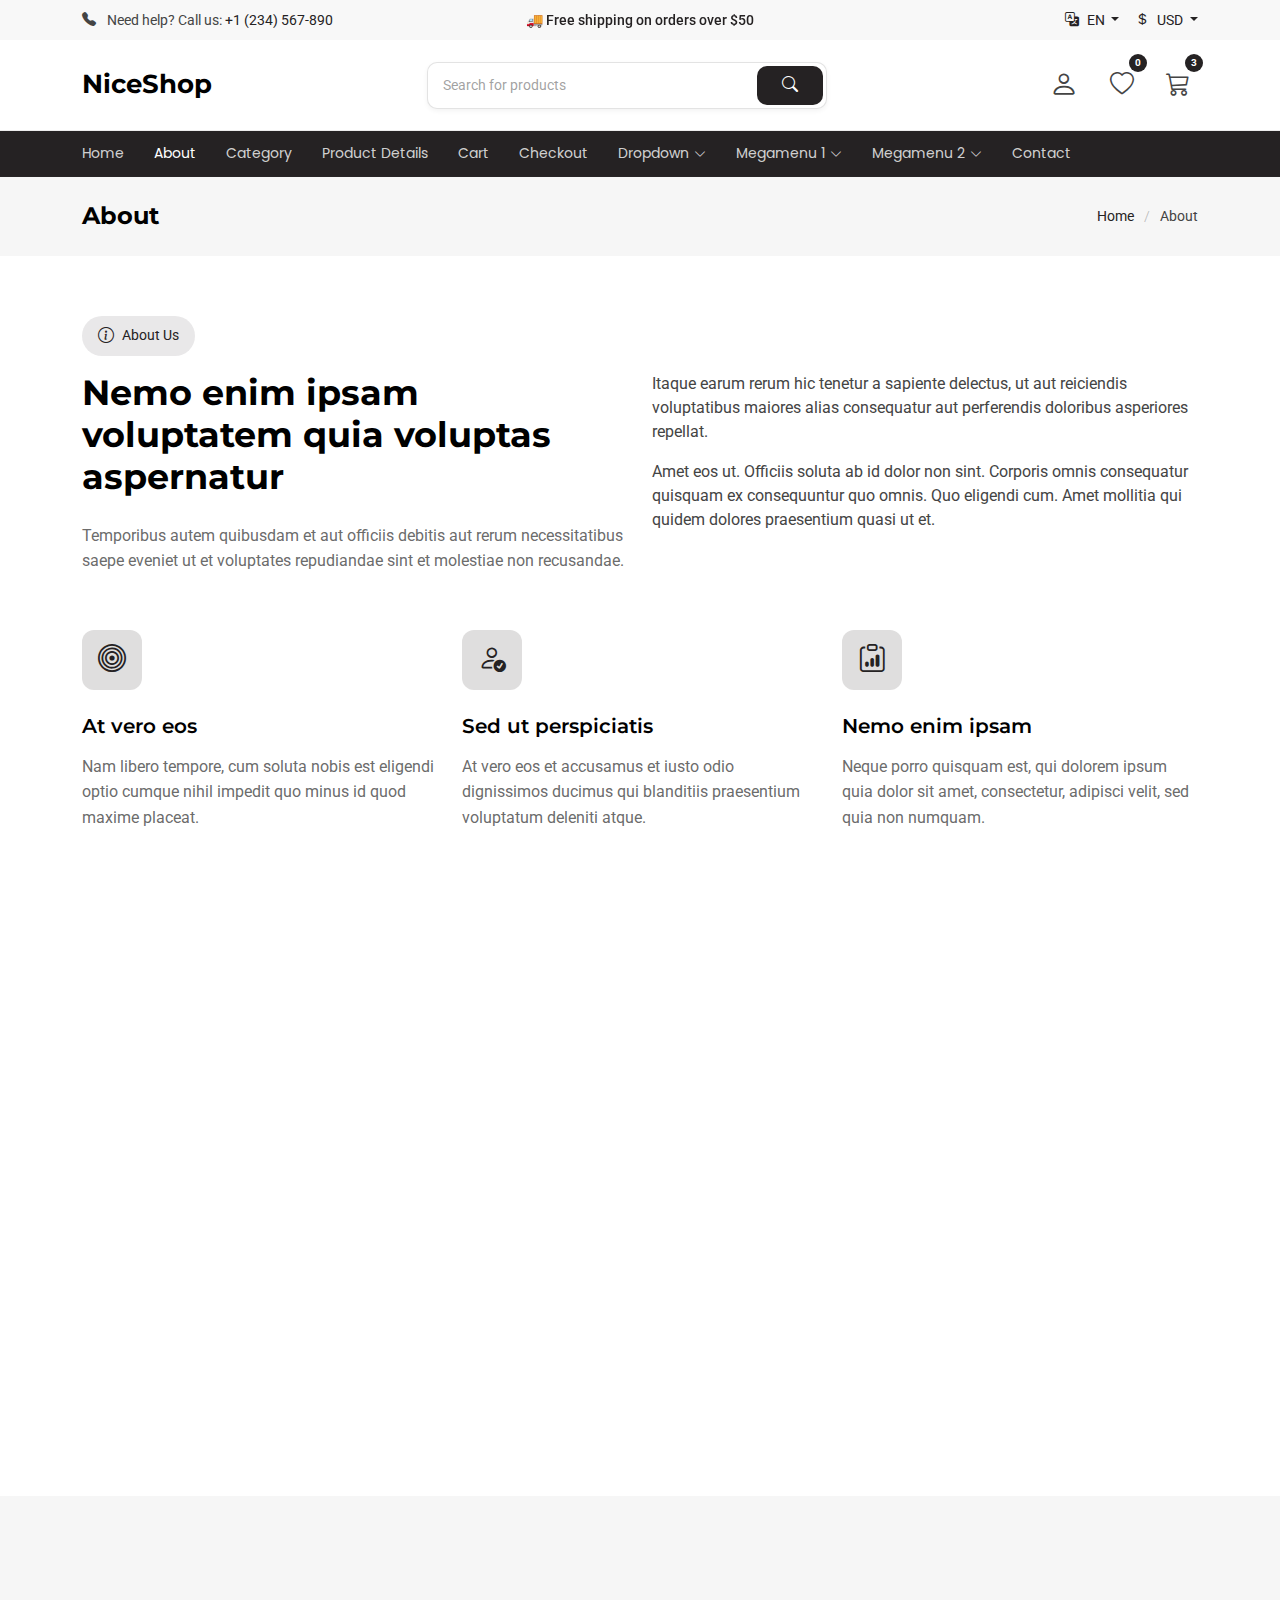
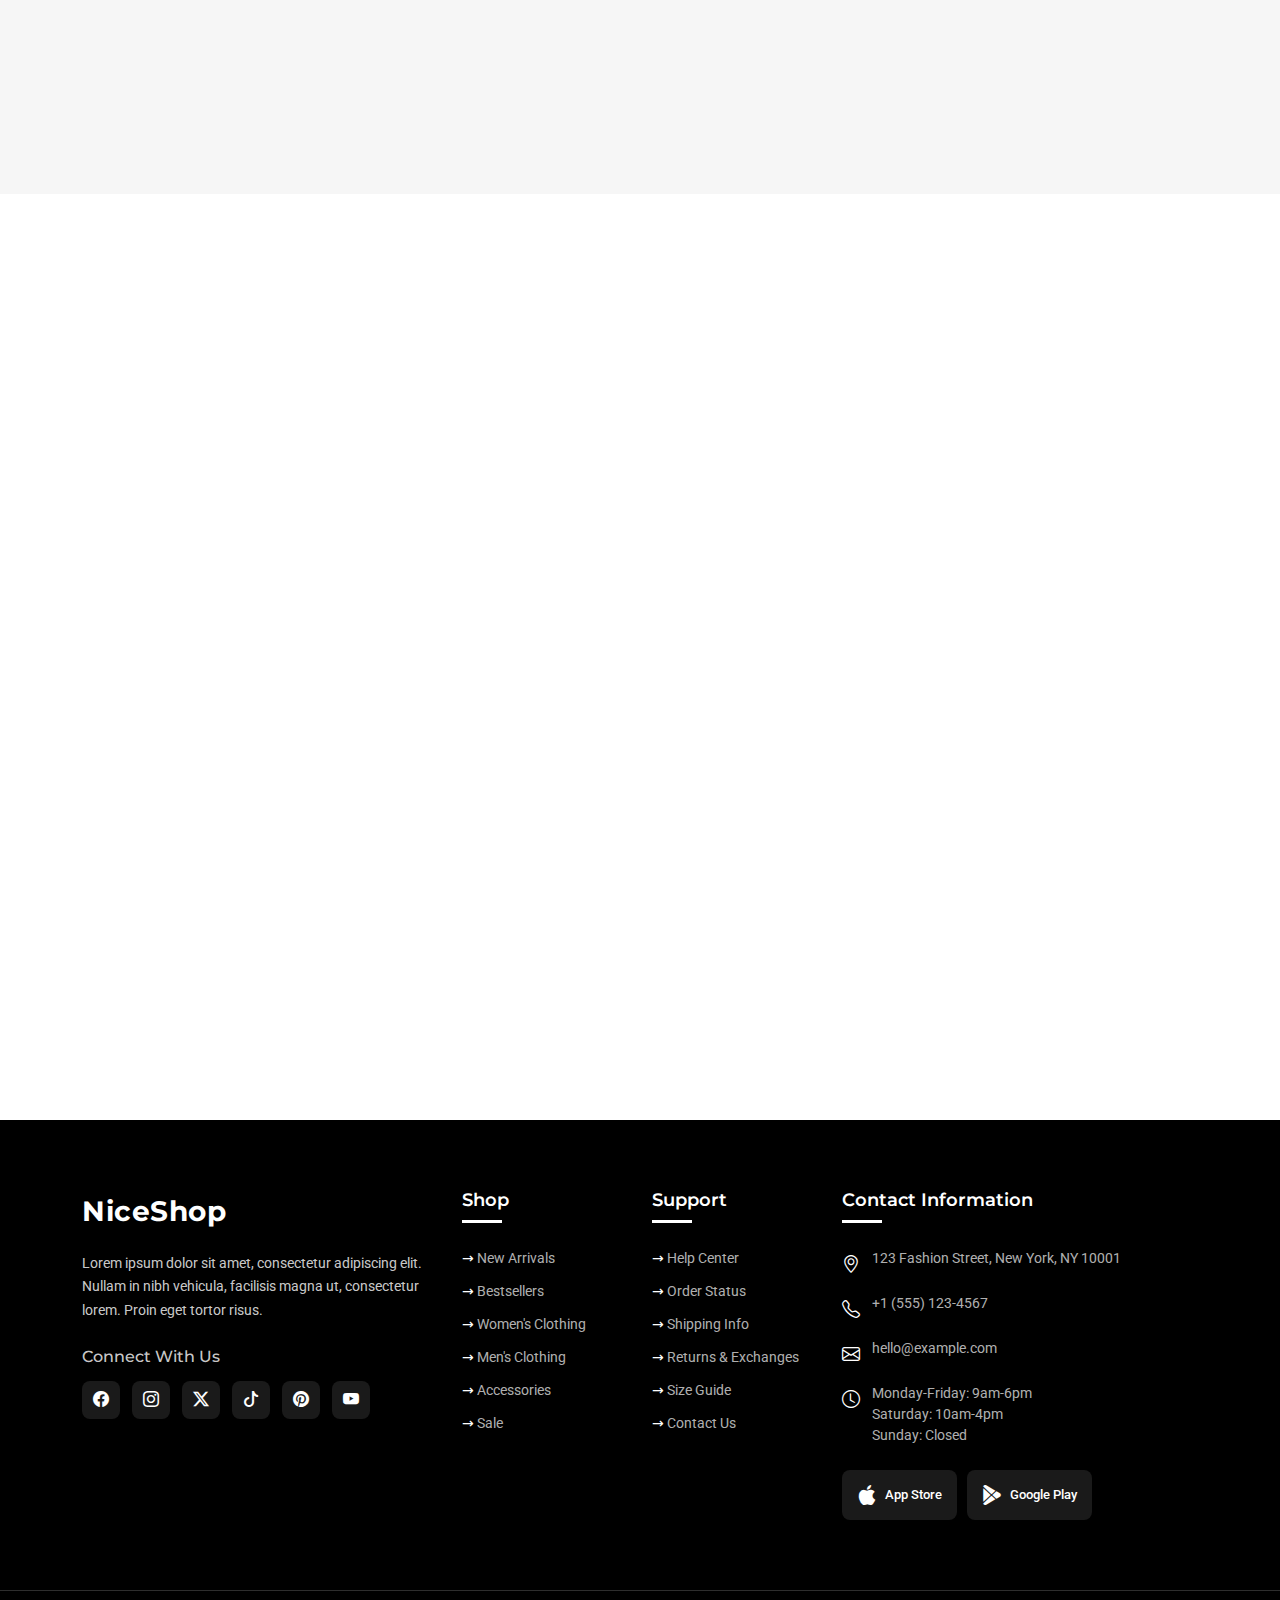
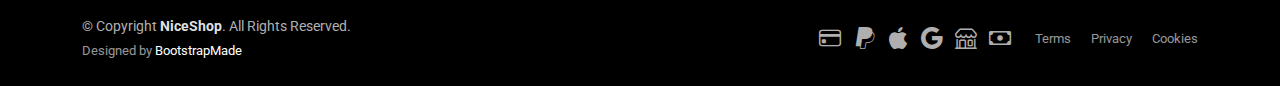
<file: apps/shop/static/shop/about.html>
<!DOCTYPE html>
<html lang="en">

<head>
  <meta charset="utf-8">
  <meta content="width=device-width, initial-scale=1.0" name="viewport">
  <title>About - NiceShop Bootstrap Template</title>
  <meta name="description" content="">
  <meta name="keywords" content="">

  <!-- Favicons -->
  <link href="assets/img/favicon.png" rel="icon">
  <link href="assets/img/apple-touch-icon.png" rel="apple-touch-icon">

  <!-- Fonts -->
  <link href="https://fonts.googleapis.com" rel="preconnect">
  <link href="https://fonts.gstatic.com" rel="preconnect" crossorigin>
  <link href="https://fonts.googleapis.com/css2?family=Roboto:ital,wght@0,100;0,300;0,400;0,500;0,700;0,900;1,100;1,300;1,400;1,500;1,700;1,900&family=Montserrat:ital,wght@0,100;0,200;0,300;0,400;0,500;0,600;0,700;0,800;0,900;1,100;1,200;1,300;1,400;1,500;1,600;1,700;1,800;1,900&family=Poppins:ital,wght@0,100;0,200;0,300;0,400;0,500;0,600;0,700;0,800;0,900;1,100;1,200;1,300;1,400;1,500;1,600;1,700;1,800;1,900&display=swap" rel="stylesheet">

  <!-- Vendor CSS Files -->
  <link href="assets/vendor/bootstrap/css/bootstrap.min.css" rel="stylesheet">
  <link href="assets/vendor/bootstrap-icons/bootstrap-icons.css" rel="stylesheet">
  <link href="assets/vendor/swiper/swiper-bundle.min.css" rel="stylesheet">
  <link href="assets/vendor/aos/aos.css" rel="stylesheet">
  <link href="assets/vendor/glightbox/css/glightbox.min.css" rel="stylesheet">
  <link href="assets/vendor/drift-zoom/drift-basic.css" rel="stylesheet">

  <!-- Main CSS File -->
  <link href="assets/css/main.css" rel="stylesheet">

  <!-- =======================================================
  * Template Name: NiceShop
  * Template URL: https://bootstrapmade.com/niceshop-bootstrap-ecommerce-template/
  * Updated: Aug 26 2025 with Bootstrap v5.3.7
  * Author: BootstrapMade.com
  * License: https://bootstrapmade.com/license/
  ======================================================== -->
</head>

<body class="about-page">

  <header id="header" class="header sticky-top">
    <!-- Top Bar -->
    <div class="top-bar py-2">
      <div class="container-fluid container-xl">
        <div class="row align-items-center">
          <div class="col-lg-4 d-none d-lg-flex">
            <div class="top-bar-item">
              <i class="bi bi-telephone-fill me-2"></i>
              <span>Need help? Call us: </span>
              <a href="tel:+1234567890">+1 (234) 567-890</a>
            </div>
          </div>

          <div class="col-lg-4 col-md-12 text-center">
            <div class="announcement-slider swiper init-swiper">
              <script type="application/json" class="swiper-config">
                {
                  "loop": true,
                  "speed": 600,
                  "autoplay": {
                    "delay": 5000
                  },
                  "slidesPerView": 1,
                  "direction": "vertical",
                  "effect": "slide"
                }
              </script>
              <div class="swiper-wrapper">
                <div class="swiper-slide">🚚 Free shipping on orders over $50</div>
                <div class="swiper-slide">💰 30 days money back guarantee.</div>
                <div class="swiper-slide">🎁 20% off on your first order</div>
              </div>
            </div>
          </div>

          <div class="col-lg-4 d-none d-lg-block">
            <div class="d-flex justify-content-end">
              <div class="top-bar-item dropdown me-3">
                <a href="#" class="dropdown-toggle" data-bs-toggle="dropdown">
                  <i class="bi bi-translate me-2"></i>EN
                </a>
                <ul class="dropdown-menu">
                  <li><a class="dropdown-item" href="#"><i class="bi bi-check2 me-2 selected-icon"></i>English</a></li>
                  <li><a class="dropdown-item" href="#">Español</a></li>
                  <li><a class="dropdown-item" href="#">Français</a></li>
                  <li><a class="dropdown-item" href="#">Deutsch</a></li>
                </ul>
              </div>
              <div class="top-bar-item dropdown">
                <a href="#" class="dropdown-toggle" data-bs-toggle="dropdown">
                  <i class="bi bi-currency-dollar me-2"></i>USD
                </a>
                <ul class="dropdown-menu">
                  <li><a class="dropdown-item" href="#"><i class="bi bi-check2 me-2 selected-icon"></i>USD</a></li>
                  <li><a class="dropdown-item" href="#">EUR</a></li>
                  <li><a class="dropdown-item" href="#">GBP</a></li>
                </ul>
              </div>
            </div>
          </div>
        </div>
      </div>
    </div>

    <!-- Main Header -->
    <div class="main-header">
      <div class="container-fluid container-xl">
        <div class="d-flex py-3 align-items-center justify-content-between">

          <!-- Logo -->
          <a href="index.html" class="logo d-flex align-items-center">
            <!-- Uncomment the line below if you also wish to use an image logo -->
            <!-- <img src="assets/img/logo.webp" alt=""> -->
            <h1 class="sitename">NiceShop</h1>
          </a>

          <!-- Search -->
          <form class="search-form desktop-search-form">
            <div class="input-group">
              <input type="text" class="form-control" placeholder="Search for products">
              <button class="btn" type="submit">
                <i class="bi bi-search"></i>
              </button>
            </div>
          </form>

          <!-- Actions -->
          <div class="header-actions d-flex align-items-center justify-content-end">

            <!-- Mobile Search Toggle -->
            <button class="header-action-btn mobile-search-toggle d-xl-none" type="button" data-bs-toggle="collapse" data-bs-target="#mobileSearch" aria-expanded="false" aria-controls="mobileSearch">
              <i class="bi bi-search"></i>
            </button>

            <!-- Account -->
            <div class="dropdown account-dropdown">
              <button class="header-action-btn" data-bs-toggle="dropdown">
                <i class="bi bi-person"></i>
              </button>
              <div class="dropdown-menu">
                <div class="dropdown-header">
                  <h6>Welcome to <span class="sitename">FashionStore</span></h6>
                  <p class="mb-0">Access account &amp; manage orders</p>
                </div>
                <div class="dropdown-body">
                  <a class="dropdown-item d-flex align-items-center" href="account.html">
                    <i class="bi bi-person-circle me-2"></i>
                    <span>My Profile</span>
                  </a>
                  <a class="dropdown-item d-flex align-items-center" href="account.html">
                    <i class="bi bi-bag-check me-2"></i>
                    <span>My Orders</span>
                  </a>
                  <a class="dropdown-item d-flex align-items-center" href="account.html">
                    <i class="bi bi-heart me-2"></i>
                    <span>My Wishlist</span>
                  </a>
                  <a class="dropdown-item d-flex align-items-center" href="account.html">
                    <i class="bi bi-gear me-2"></i>
                    <span>Settings</span>
                  </a>
                </div>
                <div class="dropdown-footer">
                  <a href="register.html" class="btn btn-primary w-100 mb-2">Sign In</a>
                  <a href="login.html" class="btn btn-outline-primary w-100">Register</a>
                </div>
              </div>
            </div>

            <!-- Wishlist -->
            <a href="account.html" class="header-action-btn d-none d-md-block">
              <i class="bi bi-heart"></i>
              <span class="badge">0</span>
            </a>

            <!-- Cart -->
            <a href="cart.html" class="header-action-btn">
              <i class="bi bi-cart3"></i>
              <span class="badge">3</span>
            </a>

            <!-- Mobile Navigation Toggle -->
            <i class="mobile-nav-toggle d-xl-none bi bi-list me-0"></i>

          </div>
        </div>
      </div>
    </div>

    <!-- Navigation -->
    <div class="header-nav">
      <div class="container-fluid container-xl position-relative">
        <nav id="navmenu" class="navmenu">
          <ul>
            <li><a href="index.html">Home</a></li>
            <li><a href="about.html" class="active">About</a></li>
            <li><a href="category.html">Category</a></li>
            <li><a href="product-details.html">Product Details</a></li>
            <li><a href="cart.html">Cart</a></li>
            <li><a href="checkout.html">Checkout</a></li>
            <li class="dropdown"><a href="#"><span>Dropdown</span> <i class="bi bi-chevron-down toggle-dropdown"></i></a>
              <ul>
                <li><a href="#">Dropdown 1</a></li>
                <li class="dropdown"><a href="#"><span>Deep Dropdown</span> <i class="bi bi-chevron-down toggle-dropdown"></i></a>
                  <ul>
                    <li><a href="#">Deep Dropdown 1</a></li>
                    <li><a href="#">Deep Dropdown 2</a></li>
                    <li><a href="#">Deep Dropdown 3</a></li>
                    <li><a href="#">Deep Dropdown 4</a></li>
                    <li><a href="#">Deep Dropdown 5</a></li>
                  </ul>
                </li>
                <li><a href="#">Dropdown 2</a></li>
                <li><a href="#">Dropdown 3</a></li>
                <li><a href="#">Dropdown 4</a></li>
              </ul>
            </li>

            <!-- Products Mega Menu 1 -->
            <li class="products-megamenu-1"><a href="#"><span>Megamenu 1</span> <i class="bi bi-chevron-down toggle-dropdown"></i></a>

              <!-- Products Mega Menu 1 Mobile View -->
              <ul class="mobile-megamenu">

                <li><a href="#">Featured Products</a></li>
                <li><a href="#">New Arrivals</a></li>
                <li><a href="#">Sale Items</a></li>

                <li class="dropdown"><a href="#"><span>Clothing</span> <i class="bi bi-chevron-down toggle-dropdown"></i></a>
                  <ul>
                    <li><a href="#">Men's Wear</a></li>
                    <li><a href="#">Women's Wear</a></li>
                    <li><a href="#">Kids Collection</a></li>
                    <li><a href="#">Sportswear</a></li>
                    <li><a href="#">Accessories</a></li>
                  </ul>
                </li>

                <li class="dropdown"><a href="#"><span>Electronics</span> <i class="bi bi-chevron-down toggle-dropdown"></i></a>
                  <ul>
                    <li><a href="#">Smartphones</a></li>
                    <li><a href="#">Laptops</a></li>
                    <li><a href="#">Audio Devices</a></li>
                    <li><a href="#">Smart Home</a></li>
                    <li><a href="#">Accessories</a></li>
                  </ul>
                </li>

                <li class="dropdown"><a href="#"><span>Home &amp; Living</span> <i class="bi bi-chevron-down toggle-dropdown"></i></a>
                  <ul>
                    <li><a href="#">Furniture</a></li>
                    <li><a href="#">Decor</a></li>
                    <li><a href="#">Kitchen</a></li>
                    <li><a href="#">Bedding</a></li>
                    <li><a href="#">Lighting</a></li>
                  </ul>
                </li>

                <li class="dropdown"><a href="#"><span>Beauty</span> <i class="bi bi-chevron-down toggle-dropdown"></i></a>
                  <ul>
                    <li><a href="#">Skincare</a></li>
                    <li><a href="#">Makeup</a></li>
                    <li><a href="#">Haircare</a></li>
                    <li><a href="#">Fragrances</a></li>
                    <li><a href="#">Personal Care</a></li>
                  </ul>
                </li>

              </ul><!-- End Products Mega Menu 1 Mobile View -->

              <!-- Products Mega Menu 1 Desktop View -->
              <div class="desktop-megamenu">

                <div class="megamenu-tabs">
                  <ul class="nav nav-tabs" id="productMegaMenuTabs" role="tablist">
                    <li class="nav-item" role="presentation">
                      <button class="nav-link active" id="featured-tab" data-bs-toggle="tab" data-bs-target="#featured-content-1862" type="button" aria-selected="true" role="tab">Featured</button>
                    </li>
                    <li class="nav-item" role="presentation">
                      <button class="nav-link" id="new-tab" data-bs-toggle="tab" data-bs-target="#new-content-1862" type="button" aria-selected="false" tabindex="-1" role="tab">New Arrivals</button>
                    </li>
                    <li class="nav-item" role="presentation">
                      <button class="nav-link" id="sale-tab" data-bs-toggle="tab" data-bs-target="#sale-content-1862" type="button" aria-selected="false" tabindex="-1" role="tab">Sale</button>
                    </li>
                    <li class="nav-item" role="presentation">
                      <button class="nav-link" id="category-tab" data-bs-toggle="tab" data-bs-target="#category-content-1862" type="button" aria-selected="false" tabindex="-1" role="tab">Categories</button>
                    </li>
                  </ul>
                </div>

                <!-- Tabs Content -->
                <div class="megamenu-content tab-content">

                  <!-- Featured Tab -->
                  <div class="tab-pane fade show active" id="featured-content-1862" role="tabpanel" aria-labelledby="featured-tab">
                    <div class="product-grid">
                      <div class="product-card">
                        <div class="product-image">
                          <img src="assets/img/product/product-1.webp" alt="Featured Product" loading="lazy">
                        </div>
                        <div class="product-info">
                          <h5>Premium Headphones</h5>
                          <p class="price">$129.99</p>
                          <a href="#" class="btn-view">View Product</a>
                        </div>
                      </div>
                      <div class="product-card">
                        <div class="product-image">
                          <img src="assets/img/product/product-2.webp" alt="Featured Product" loading="lazy">
                        </div>
                        <div class="product-info">
                          <h5>Smart Watch</h5>
                          <p class="price">$199.99</p>
                          <a href="#" class="btn-view">View Product</a>
                        </div>
                      </div>
                      <div class="product-card">
                        <div class="product-image">
                          <img src="assets/img/product/product-3.webp" alt="Featured Product" loading="lazy">
                        </div>
                        <div class="product-info">
                          <h5>Wireless Earbuds</h5>
                          <p class="price">$89.99</p>
                          <a href="#" class="btn-view">View Product</a>
                        </div>
                      </div>
                      <div class="product-card">
                        <div class="product-image">
                          <img src="assets/img/product/product-4.webp" alt="Featured Product" loading="lazy">
                        </div>
                        <div class="product-info">
                          <h5>Bluetooth Speaker</h5>
                          <p class="price">$79.99</p>
                          <a href="#" class="btn-view">View Product</a>
                        </div>
                      </div>
                    </div>
                  </div>

                  <!-- New Arrivals Tab -->
                  <div class="tab-pane fade" id="new-content-1862" role="tabpanel" aria-labelledby="new-tab">
                    <div class="product-grid">
                      <div class="product-card">
                        <div class="product-image">
                          <img src="assets/img/product/product-5.webp" alt="New Arrival" loading="lazy">
                          <span class="badge-new">New</span>
                        </div>
                        <div class="product-info">
                          <h5>Fitness Tracker</h5>
                          <p class="price">$69.99</p>
                          <a href="#" class="btn-view">View Product</a>
                        </div>
                      </div>
                      <div class="product-card">
                        <div class="product-image">
                          <img src="assets/img/product/product-6.webp" alt="New Arrival" loading="lazy">
                          <span class="badge-new">New</span>
                        </div>
                        <div class="product-info">
                          <h5>Wireless Charger</h5>
                          <p class="price">$39.99</p>
                          <a href="#" class="btn-view">View Product</a>
                        </div>
                      </div>
                      <div class="product-card">
                        <div class="product-image">
                          <img src="assets/img/product/product-7.webp" alt="New Arrival" loading="lazy">
                          <span class="badge-new">New</span>
                        </div>
                        <div class="product-info">
                          <h5>Smart Bulb Set</h5>
                          <p class="price">$49.99</p>
                          <a href="#" class="btn-view">View Product</a>
                        </div>
                      </div>
                      <div class="product-card">
                        <div class="product-image">
                          <img src="assets/img/product/product-8.webp" alt="New Arrival" loading="lazy">
                          <span class="badge-new">New</span>
                        </div>
                        <div class="product-info">
                          <h5>Portable Power Bank</h5>
                          <p class="price">$59.99</p>
                          <a href="#" class="btn-view">View Product</a>
                        </div>
                      </div>
                    </div>
                  </div>

                  <!-- Sale Tab -->
                  <div class="tab-pane fade" id="sale-content-1862" role="tabpanel" aria-labelledby="sale-tab">
                    <div class="product-grid">
                      <div class="product-card">
                        <div class="product-image">
                          <img src="assets/img/product/product-9.webp" alt="Sale Product" loading="lazy">
                          <span class="badge-sale">-30%</span>
                        </div>
                        <div class="product-info">
                          <h5>Wireless Keyboard</h5>
                          <p class="price"><span class="original-price">$89.99</span> $62.99</p>
                          <a href="#" class="btn-view">View Product</a>
                        </div>
                      </div>
                      <div class="product-card">
                        <div class="product-image">
                          <img src="assets/img/product/product-10.webp" alt="Sale Product" loading="lazy">
                          <span class="badge-sale">-25%</span>
                        </div>
                        <div class="product-info">
                          <h5>Gaming Mouse</h5>
                          <p class="price"><span class="original-price">$59.99</span> $44.99</p>
                          <a href="#" class="btn-view">View Product</a>
                        </div>
                      </div>
                      <div class="product-card">
                        <div class="product-image">
                          <img src="assets/img/product/product-11.webp" alt="Sale Product" loading="lazy">
                          <span class="badge-sale">-40%</span>
                        </div>
                        <div class="product-info">
                          <h5>Desk Lamp</h5>
                          <p class="price"><span class="original-price">$49.99</span> $29.99</p>
                          <a href="#" class="btn-view">View Product</a>
                        </div>
                      </div>
                      <div class="product-card">
                        <div class="product-image">
                          <img src="assets/img/product/product-12.webp" alt="Sale Product" loading="lazy">
                          <span class="badge-sale">-20%</span>
                        </div>
                        <div class="product-info">
                          <h5>USB-C Hub</h5>
                          <p class="price"><span class="original-price">$39.99</span> $31.99</p>
                          <a href="#" class="btn-view">View Product</a>
                        </div>
                      </div>
                    </div>
                  </div>

                  <!-- Categories Tab -->
                  <div class="tab-pane fade" id="category-content-1862" role="tabpanel" aria-labelledby="category-tab">
                    <div class="category-grid">
                      <div class="category-column">
                        <h4>Clothing</h4>
                        <ul>
                          <li><a href="#">Men's Wear</a></li>
                          <li><a href="#">Women's Wear</a></li>
                          <li><a href="#">Kids Collection</a></li>
                          <li><a href="#">Sportswear</a></li>
                          <li><a href="#">Accessories</a></li>
                        </ul>
                      </div>
                      <div class="category-column">
                        <h4>Electronics</h4>
                        <ul>
                          <li><a href="#">Smartphones</a></li>
                          <li><a href="#">Laptops</a></li>
                          <li><a href="#">Audio Devices</a></li>
                          <li><a href="#">Smart Home</a></li>
                          <li><a href="#">Accessories</a></li>
                        </ul>
                      </div>
                      <div class="category-column">
                        <h4>Home &amp; Living</h4>
                        <ul>
                          <li><a href="#">Furniture</a></li>
                          <li><a href="#">Decor</a></li>
                          <li><a href="#">Kitchen</a></li>
                          <li><a href="#">Bedding</a></li>
                          <li><a href="#">Lighting</a></li>
                        </ul>
                      </div>
                      <div class="category-column">
                        <h4>Beauty</h4>
                        <ul>
                          <li><a href="#">Skincare</a></li>
                          <li><a href="#">Makeup</a></li>
                          <li><a href="#">Haircare</a></li>
                          <li><a href="#">Fragrances</a></li>
                          <li><a href="#">Personal Care</a></li>
                        </ul>
                      </div>
                    </div>
                  </div>

                </div>

              </div><!-- End Products Mega Menu 1 Desktop View -->

            </li><!-- End Products Mega Menu 1 -->
            <!-- Products Mega Menu 2 -->
            <li class="products-megamenu-2"><a href="#"><span>Megamenu 2</span> <i class="bi bi-chevron-down toggle-dropdown"></i></a>

              <!-- Products Mega Menu 2 Mobile View -->
              <ul class="mobile-megamenu">

                <li><a href="#">Women</a></li>
                <li><a href="#">Men</a></li>
                <li><a href="#">Kids'</a></li>

                <li class="dropdown"><a href="#"><span>Clothing</span> <i class="bi bi-chevron-down toggle-dropdown"></i></a>
                  <ul>
                    <li><a href="#">Shirts &amp; Tops</a></li>
                    <li><a href="#">Coats &amp; Outerwear</a></li>
                    <li><a href="#">Underwear</a></li>
                    <li><a href="#">Sweatshirts</a></li>
                    <li><a href="#">Dresses</a></li>
                    <li><a href="#">Swimwear</a></li>
                  </ul>
                </li>

                <li class="dropdown"><a href="#"><span>Shoes</span> <i class="bi bi-chevron-down toggle-dropdown"></i></a>
                  <ul>
                    <li><a href="#">Boots</a></li>
                    <li><a href="#">Sandals</a></li>
                    <li><a href="#">Heels</a></li>
                    <li><a href="#">Loafers</a></li>
                    <li><a href="#">Slippers</a></li>
                    <li><a href="#">Oxfords</a></li>
                  </ul>
                </li>

                <li class="dropdown"><a href="#"><span>Accessories</span> <i class="bi bi-chevron-down toggle-dropdown"></i></a>
                  <ul>
                    <li><a href="#">Handbags</a></li>
                    <li><a href="#">Eyewear</a></li>
                    <li><a href="#">Hats</a></li>
                    <li><a href="#">Watches</a></li>
                    <li><a href="#">Jewelry</a></li>
                    <li><a href="#">Belts</a></li>
                  </ul>
                </li>

                <li class="dropdown"><a href="#"><span>Specialty Sizes</span> <i class="bi bi-chevron-down toggle-dropdown"></i></a>
                  <ul>
                    <li><a href="#">Plus Size</a></li>
                    <li><a href="#">Petite</a></li>
                    <li><a href="#">Wide Shoes</a></li>
                    <li><a href="#">Narrow Shoes</a></li>
                  </ul>
                </li>

              </ul><!-- End Products Mega Menu 2 Mobile View -->

              <!-- Products Mega Menu 2 Desktop View -->
              <div class="desktop-megamenu">

                <div class="megamenu-tabs">
                  <ul class="nav nav-tabs" role="tablist">
                    <li class="nav-item" role="presentation">
                      <button class="nav-link active" id="womens-tab" data-bs-toggle="tab" data-bs-target="#womens-content-1883" type="button" aria-selected="true" role="tab">WOMEN</button>
                    </li>
                    <li class="nav-item" role="presentation">
                      <button class="nav-link" id="mens-tab" data-bs-toggle="tab" data-bs-target="#mens-content-1883" type="button" aria-selected="false" tabindex="-1" role="tab">MEN</button>
                    </li>
                    <li class="nav-item" role="presentation">
                      <button class="nav-link" id="kids-tab" data-bs-toggle="tab" data-bs-target="#kids-content-1883" type="button" aria-selected="false" tabindex="-1" role="tab">KIDS</button>
                    </li>
                  </ul>
                </div>

                <!-- Tabs Content -->
                <div class="megamenu-content tab-content">

                  <!-- Women Tab -->
                  <div class="tab-pane fade show active" id="womens-content-1883" role="tabpanel" aria-labelledby="womens-tab">
                    <div class="category-layout">
                      <div class="categories-section">
                        <div class="category-headers">
                          <h4>Clothing</h4>
                          <h4>Shoes</h4>
                          <h4>Accessories</h4>
                          <h4>Specialty Sizes</h4>
                        </div>

                        <div class="category-links">
                          <div class="link-row">
                            <a href="#">Shirts &amp; Tops</a>
                            <a href="#">Boots</a>
                            <a href="#">Handbags</a>
                            <a href="#">Plus Size</a>
                          </div>
                          <div class="link-row">
                            <a href="#">Coats &amp; Outerwear</a>
                            <a href="#">Sandals</a>
                            <a href="#">Eyewear</a>
                            <a href="#">Petite</a>
                          </div>
                          <div class="link-row">
                            <a href="#">Underwear</a>
                            <a href="#">Heels</a>
                            <a href="#">Hats</a>
                            <a href="#">Wide Shoes</a>
                          </div>
                          <div class="link-row">
                            <a href="#">Sweatshirts</a>
                            <a href="#">Loafers</a>
                            <a href="#">Watches</a>
                            <a href="#">Narrow Shoes</a>
                          </div>
                          <div class="link-row">
                            <a href="#">Dresses</a>
                            <a href="#">Slippers</a>
                            <a href="#">Jewelry</a>
                            <a href="#"></a>
                          </div>
                          <div class="link-row">
                            <a href="#">Swimwear</a>
                            <a href="#">Oxfords</a>
                            <a href="#">Belts</a>
                            <a href="#"></a>
                          </div>
                          <div class="link-row">
                            <a href="#">View all</a>
                            <a href="#">View all</a>
                            <a href="#">View all</a>
                            <a href="#"></a>
                          </div>
                        </div>
                      </div>
                      <div class="featured-section">
                        <div class="featured-image">
                          <img src="assets/img/product/product-f-1.webp" alt="Women's Heels Collection">
                          <div class="featured-content">
                            <h3>Women's<br>Bags<br>Collection</h3>
                            <a href="#" class="btn-shop">Shop now</a>
                          </div>
                        </div>
                      </div>
                    </div>
                  </div>

                  <!-- Men Tab -->
                  <div class="tab-pane fade" id="mens-content-1883" role="tabpanel" aria-labelledby="mens-tab">
                    <div class="category-layout">
                      <div class="categories-section">
                        <div class="category-headers">
                          <h4>Clothing</h4>
                          <h4>Shoes</h4>
                          <h4>Accessories</h4>
                          <h4>Specialty Sizes</h4>
                        </div>

                        <div class="category-links">
                          <div class="link-row">
                            <a href="#">Shirts &amp; Polos</a>
                            <a href="#">Sneakers</a>
                            <a href="#">Watches</a>
                            <a href="#">Big &amp; Tall</a>
                          </div>
                          <div class="link-row">
                            <a href="#">Jackets &amp; Coats</a>
                            <a href="#">Boots</a>
                            <a href="#">Belts</a>
                            <a href="#">Slim Fit</a>
                          </div>
                          <div class="link-row">
                            <a href="#">Underwear</a>
                            <a href="#">Loafers</a>
                            <a href="#">Ties</a>
                            <a href="#">Wide Shoes</a>
                          </div>
                          <div class="link-row">
                            <a href="#">Hoodies</a>
                            <a href="#">Dress Shoes</a>
                            <a href="#">Wallets</a>
                            <a href="#">Extended Sizes</a>
                          </div>
                          <div class="link-row">
                            <a href="#">Suits</a>
                            <a href="#">Sandals</a>
                            <a href="#">Sunglasses</a>
                            <a href="#"></a>
                          </div>
                          <div class="link-row">
                            <a href="#">Activewear</a>
                            <a href="#">Slippers</a>
                            <a href="#">Hats</a>
                            <a href="#"></a>
                          </div>
                          <div class="link-row">
                            <a href="#">View all</a>
                            <a href="#">View all</a>
                            <a href="#">View all</a>
                            <a href="#"></a>
                          </div>
                        </div>
                      </div>
                      <div class="featured-section">
                        <div class="featured-image">
                          <img src="assets/img/product/product-m-4.webp" alt="Men's Footwear Collection">
                          <div class="featured-content">
                            <h3>Men's<br>Footwear<br>Collection</h3>
                            <a href="#" class="btn-shop">Shop now</a>
                          </div>
                        </div>
                      </div>
                    </div>
                  </div>

                  <!-- Kids Tab -->
                  <div class="tab-pane fade" id="kids-content-1883" role="tabpanel" aria-labelledby="kids-tab">
                    <div class="category-layout">
                      <div class="categories-section">
                        <div class="category-headers">
                          <h4>Clothing</h4>
                          <h4>Shoes</h4>
                          <h4>Accessories</h4>
                          <h4>By Age</h4>
                        </div>

                        <div class="category-links">
                          <div class="link-row">
                            <a href="#">T-shirts &amp; Tops</a>
                            <a href="#">Sneakers</a>
                            <a href="#">Backpacks</a>
                            <a href="#">Babies (0-24 months)</a>
                          </div>
                          <div class="link-row">
                            <a href="#">Outerwear</a>
                            <a href="#">Boots</a>
                            <a href="#">Hats &amp; Caps</a>
                            <a href="#">Toddlers (2-4 years)</a>
                          </div>
                          <div class="link-row">
                            <a href="#">Pajamas</a>
                            <a href="#">Sandals</a>
                            <a href="#">Socks</a>
                            <a href="#">Kids (4-7 years)</a>
                          </div>
                          <div class="link-row">
                            <a href="#">Sweatshirts</a>
                            <a href="#">Slippers</a>
                            <a href="#">Gloves</a>
                            <a href="#">Older Kids (8-14 years)</a>
                          </div>
                          <div class="link-row">
                            <a href="#">Dresses</a>
                            <a href="#">School Shoes</a>
                            <a href="#">Scarves</a>
                            <a href="#"></a>
                          </div>
                          <div class="link-row">
                            <a href="#">Swimwear</a>
                            <a href="#">Sports Shoes</a>
                            <a href="#">Hair Accessories</a>
                            <a href="#"></a>
                          </div>
                          <div class="link-row">
                            <a href="#">View all</a>
                            <a href="#">View all</a>
                            <a href="#">View all</a>
                            <a href="#"></a>
                          </div>
                        </div>
                      </div>
                      <div class="featured-section">
                        <div class="featured-image">
                          <img src="assets/img/product/product-9.webp" alt="Kids' New Arrivals">
                          <div class="featured-content">
                            <h3>Kids<br>New<br>Arrivals</h3>
                            <a href="#" class="btn-shop">Shop now</a>
                          </div>
                        </div>
                      </div>
                    </div>
                  </div>

                </div>

              </div><!-- End Products Mega Menu 2 Desktop View -->

            </li><!-- End Products Mega Menu 2 -->

            <li><a href="contact.html">Contact</a></li>

          </ul>
        </nav>
      </div>
    </div>

    <!-- Mobile Search Form -->
    <div class="collapse" id="mobileSearch">
      <div class="container">
        <form class="search-form">
          <div class="input-group">
            <input type="text" class="form-control" placeholder="Search for products">
            <button class="btn" type="submit">
              <i class="bi bi-search"></i>
            </button>
          </div>
        </form>
      </div>
    </div>

  </header>

  <main class="main">

    <!-- Page Title -->
    <div class="page-title light-background">
      <div class="container d-lg-flex justify-content-between align-items-center">
        <h1 class="mb-2 mb-lg-0">About</h1>
        <nav class="breadcrumbs">
          <ol>
            <li><a href="index.html">Home</a></li>
            <li class="current">About</li>
          </ol>
        </nav>
      </div>
    </div><!-- End Page Title -->

    <!-- About 2 Section -->
    <section id="about-2" class="about-2 section">

      <div class="container" data-aos="fade-up" data-aos-delay="100">

        <span class="section-badge"><i class="bi bi-info-circle"></i> About Us</span>
        <div class="row">
          <div class="col-lg-6">
            <h2 class="about-title">Nemo enim ipsam voluptatem quia voluptas aspernatur</h2>
            <p class="about-description">Temporibus autem quibusdam et aut officiis debitis aut rerum necessitatibus saepe eveniet ut et voluptates repudiandae sint et molestiae non recusandae.</p>
          </div>
          <div class="col-lg-6">
            <p class="about-text">Itaque earum rerum hic tenetur a sapiente delectus, ut aut reiciendis voluptatibus maiores alias consequatur aut perferendis doloribus asperiores repellat.</p>
            <p class="about-text">Amet eos ut. Officiis soluta ab id dolor non sint. Corporis omnis consequatur quisquam ex consequuntur quo omnis. Quo eligendi cum. Amet mollitia qui quidem dolores praesentium quasi ut et.</p>
          </div>
        </div>

        <div class="row features-boxes gy-4 mt-3">
          <div class="col-lg-4" data-aos="fade-up" data-aos-delay="200">
            <div class="feature-box">
              <div class="icon-box">
                <i class="bi bi-bullseye"></i>
              </div>
              <h3><a href="#" class="stretched-link">At vero eos</a></h3>
              <p>Nam libero tempore, cum soluta nobis est eligendi optio cumque nihil impedit quo minus id quod maxime placeat.</p>
            </div>
          </div>

          <div class="col-lg-4" data-aos="fade-up" data-aos-delay="300">
            <div class="feature-box">
              <div class="icon-box">
                <i class="bi bi-person-check"></i>
              </div>
              <h3><a href="#" class="stretched-link">Sed ut perspiciatis</a></h3>
              <p>At vero eos et accusamus et iusto odio dignissimos ducimus qui blanditiis praesentium voluptatum deleniti atque.</p>
            </div>
          </div>

          <div class="col-lg-4" data-aos="fade-up" data-aos-delay="400">
            <div class="feature-box">
              <div class="icon-box">
                <i class="bi bi-clipboard-data"></i>
              </div>
              <h3><a href="#" class="stretched-link">Nemo enim ipsam</a></h3>
              <p>Neque porro quisquam est, qui dolorem ipsum quia dolor sit amet, consectetur, adipisci velit, sed quia non numquam.</p>
            </div>
          </div>
        </div>

        <div class="row mt-5">
          <div class="col-lg-12" data-aos="zoom-in" data-aos-delay="200">
            <div class="video-box">
              <img src="assets/img/about/about-wide-1.webp" class="img-fluid" alt="Video Thumbnail">
              <a href="https://www.youtube.com/watch?v=Y7f98aduVJ8" class="glightbox pulsating-play-btn"></a>
            </div>
          </div>
        </div>

      </div>

    </section><!-- /About 2 Section -->

    <!-- Stats Section -->
    <section id="stats" class="stats section light-background">

      <div class="container" data-aos="fade-up" data-aos-delay="100">

        <div class="row gy-4">

          <div class="col-lg-3 col-md-6">
            <div class="stats-item">
              <i class="bi bi-emoji-smile"></i>
              <span data-purecounter-start="0" data-purecounter-end="232" data-purecounter-duration="1" class="purecounter"></span>
              <p><strong>Happy Clients</strong> <span>consequuntur quae</span></p>
            </div>
          </div><!-- End Stats Item -->

          <div class="col-lg-3 col-md-6">
            <div class="stats-item">
              <i class="bi bi-journal-richtext"></i>
              <span data-purecounter-start="0" data-purecounter-end="521" data-purecounter-duration="1" class="purecounter"></span>
              <p><strong>Projects</strong> <span>adipisci atque cum quia aut</span></p>
            </div>
          </div><!-- End Stats Item -->

          <div class="col-lg-3 col-md-6">
            <div class="stats-item">
              <i class="bi bi-headset"></i>
              <span data-purecounter-start="0" data-purecounter-end="1453" data-purecounter-duration="1" class="purecounter"></span>
              <p><strong>Hours Of Support</strong> <span>aut commodi quaerat</span></p>
            </div>
          </div><!-- End Stats Item -->

          <div class="col-lg-3 col-md-6">
            <div class="stats-item">
              <i class="bi bi-people"></i>
              <span data-purecounter-start="0" data-purecounter-end="32" data-purecounter-duration="1" class="purecounter"></span>
              <p><strong>Hard Workers</strong> <span>rerum asperiores dolor</span></p>
            </div>
          </div><!-- End Stats Item -->

        </div>

      </div>

    </section><!-- /Stats Section -->

    <!-- Testimonials Section -->
    <section id="testimonials" class="testimonials section">

      <div class="container">

        <div class="testimonial-masonry">

          <div class="testimonial-item" data-aos="fade-up">
            <div class="testimonial-content">
              <div class="quote-pattern">
                <i class="bi bi-quote"></i>
              </div>
              <p>Implementing innovative strategies has revolutionized our approach to market challenges and competitive positioning.</p>
              <div class="client-info">
                <div class="client-image">
                  <img src="assets/img/person/person-f-7.webp" alt="Client">
                </div>
                <div class="client-details">
                  <h3>Rachel Bennett</h3>
                  <span class="position">Strategy Director</span>
                </div>
              </div>
            </div>
          </div>

          <div class="testimonial-item highlight" data-aos="fade-up" data-aos-delay="100">
            <div class="testimonial-content">
              <div class="quote-pattern">
                <i class="bi bi-quote"></i>
              </div>
              <p>Exceptional service delivery and innovative solutions have transformed our business operations, leading to remarkable growth and enhanced customer satisfaction across all touchpoints.</p>
              <div class="client-info">
                <div class="client-image">
                  <img src="assets/img/person/person-m-7.webp" alt="Client">
                </div>
                <div class="client-details">
                  <h3>Daniel Morgan</h3>
                  <span class="position">Chief Innovation Officer</span>
                </div>
              </div>
            </div>
          </div>

          <div class="testimonial-item" data-aos="fade-up" data-aos-delay="200">
            <div class="testimonial-content">
              <div class="quote-pattern">
                <i class="bi bi-quote"></i>
              </div>
              <p>Strategic partnership has enabled seamless digital transformation and operational excellence.</p>
              <div class="client-info">
                <div class="client-image">
                  <img src="assets/img/person/person-f-8.webp" alt="Client">
                </div>
                <div class="client-details">
                  <h3>Emma Thompson</h3>
                  <span class="position">Digital Lead</span>
                </div>
              </div>
            </div>
          </div>

          <div class="testimonial-item" data-aos="fade-up" data-aos-delay="300">
            <div class="testimonial-content">
              <div class="quote-pattern">
                <i class="bi bi-quote"></i>
              </div>
              <p>Professional expertise and dedication have significantly improved our project delivery timelines and quality metrics.</p>
              <div class="client-info">
                <div class="client-image">
                  <img src="assets/img/person/person-m-8.webp" alt="Client">
                </div>
                <div class="client-details">
                  <h3>Christopher Lee</h3>
                  <span class="position">Technical Director</span>
                </div>
              </div>
            </div>
          </div>

          <div class="testimonial-item highlight" data-aos="fade-up" data-aos-delay="400">
            <div class="testimonial-content">
              <div class="quote-pattern">
                <i class="bi bi-quote"></i>
              </div>
              <p>Collaborative approach and industry expertise have revolutionized our product development cycle, resulting in faster time-to-market and increased customer engagement levels.</p>
              <div class="client-info">
                <div class="client-image">
                  <img src="assets/img/person/person-f-9.webp" alt="Client">
                </div>
                <div class="client-details">
                  <h3>Olivia Carter</h3>
                  <span class="position">Product Manager</span>
                </div>
              </div>
            </div>
          </div>

          <div class="testimonial-item" data-aos="fade-up" data-aos-delay="500">
            <div class="testimonial-content">
              <div class="quote-pattern">
                <i class="bi bi-quote"></i>
              </div>
              <p>Innovative approach to user experience design has significantly enhanced our platform's engagement metrics and customer retention rates.</p>
              <div class="client-info">
                <div class="client-image">
                  <img src="assets/img/person/person-m-13.webp" alt="Client">
                </div>
                <div class="client-details">
                  <h3>Nathan Brooks</h3>
                  <span class="position">UX Director</span>
                </div>
              </div>
            </div>
          </div>

        </div>

      </div>

    </section><!-- /Testimonials Section -->

  </main>

  <footer id="footer" class="footer dark-background">
    <div class="footer-main">
      <div class="container">
        <div class="row gy-4">
          <div class="col-lg-4 col-md-6">
            <div class="footer-widget footer-about">
              <a href="index.html" class="logo">
                <span class="sitename">NiceShop</span>
              </a>
              <p>Lorem ipsum dolor sit amet, consectetur adipiscing elit. Nullam in nibh vehicula, facilisis magna ut, consectetur lorem. Proin eget tortor risus.</p>

              <div class="social-links mt-4">
                <h5>Connect With Us</h5>
                <div class="social-icons">
                  <a href="#" aria-label="Facebook"><i class="bi bi-facebook"></i></a>
                  <a href="#" aria-label="Instagram"><i class="bi bi-instagram"></i></a>
                  <a href="#" aria-label="Twitter"><i class="bi bi-twitter-x"></i></a>
                  <a href="#" aria-label="TikTok"><i class="bi bi-tiktok"></i></a>
                  <a href="#" aria-label="Pinterest"><i class="bi bi-pinterest"></i></a>
                  <a href="#" aria-label="YouTube"><i class="bi bi-youtube"></i></a>
                </div>
              </div>
            </div>
          </div>

          <div class="col-lg-2 col-md-6 col-sm-6">
            <div class="footer-widget">
              <h4>Shop</h4>
              <ul class="footer-links">
                <li><a href="category.html">New Arrivals</a></li>
                <li><a href="category.html">Bestsellers</a></li>
                <li><a href="category.html">Women's Clothing</a></li>
                <li><a href="category.html">Men's Clothing</a></li>
                <li><a href="category.html">Accessories</a></li>
                <li><a href="category.html">Sale</a></li>
              </ul>
            </div>
          </div>

          <div class="col-lg-2 col-md-6 col-sm-6">
            <div class="footer-widget">
              <h4>Support</h4>
              <ul class="footer-links">
                <li><a href="support.html">Help Center</a></li>
                <li><a href="account.html">Order Status</a></li>
                <li><a href="shiping-info.html">Shipping Info</a></li>
                <li><a href="return-policy.html">Returns &amp; Exchanges</a></li>
                <li><a href="#">Size Guide</a></li>
                <li><a href="contact.html">Contact Us</a></li>
              </ul>
            </div>
          </div>

          <div class="col-lg-4 col-md-6">
            <div class="footer-widget">
              <h4>Contact Information</h4>
              <div class="footer-contact">
                <div class="contact-item">
                  <i class="bi bi-geo-alt"></i>
                  <span>123 Fashion Street, New York, NY 10001</span>
                </div>
                <div class="contact-item">
                  <i class="bi bi-telephone"></i>
                  <span>+1 (555) 123-4567</span>
                </div>
                <div class="contact-item">
                  <i class="bi bi-envelope"></i>
                  <span>hello@example.com</span>
                </div>
                <div class="contact-item">
                  <i class="bi bi-clock"></i>
                  <span>Monday-Friday: 9am-6pm<br>Saturday: 10am-4pm<br>Sunday: Closed</span>
                </div>
              </div>

              <div class="app-buttons mt-4">
                <a href="#" class="app-btn">
                  <i class="bi bi-apple"></i>
                  <span>App Store</span>
                </a>
                <a href="#" class="app-btn">
                  <i class="bi bi-google-play"></i>
                  <span>Google Play</span>
                </a>
              </div>
            </div>
          </div>
        </div>
      </div>
    </div>

    <div class="footer-bottom">
      <div class="container">
        <div class="row gy-3 align-items-center">
          <div class="col-lg-6 col-md-12">
            <div class="copyright">
              <p>© <span>Copyright</span> <strong class="sitename">NiceShop</strong>. All Rights Reserved.</p>
            </div>
            <div class="credits mt-1">
              <!-- All the links in the footer should remain intact. -->
              <!-- You can delete the links only if you've purchased the pro version. -->
              <!-- Licensing information: https://bootstrapmade.com/license/ -->
              <!-- Purchase the pro version with working PHP/AJAX contact form: [buy-url] -->
              Designed by <a href="https://bootstrapmade.com/">BootstrapMade</a>
            </div>
          </div>

          <div class="col-lg-6 col-md-12">
            <div class="d-flex flex-wrap justify-content-lg-end justify-content-center align-items-center gap-4">
              <div class="payment-methods">
                <div class="payment-icons">
                  <i class="bi bi-credit-card" aria-label="Credit Card"></i>
                  <i class="bi bi-paypal" aria-label="PayPal"></i>
                  <i class="bi bi-apple" aria-label="Apple Pay"></i>
                  <i class="bi bi-google" aria-label="Google Pay"></i>
                  <i class="bi bi-shop" aria-label="Shop Pay"></i>
                  <i class="bi bi-cash" aria-label="Cash on Delivery"></i>
                </div>
              </div>

              <div class="legal-links">
                <a href="tos.html">Terms</a>
                <a href="privacy.html">Privacy</a>
                <a href="tos.html">Cookies</a>
              </div>
            </div>
          </div>
        </div>

      </div>
    </div>
  </footer>

  <!-- Scroll Top -->
  <a href="#" id="scroll-top" class="scroll-top d-flex align-items-center justify-content-center"><i class="bi bi-arrow-up-short"></i></a>

  <!-- Preloader -->
  <div id="preloader"></div>

  <!-- Vendor JS Files -->
  <script src="assets/vendor/bootstrap/js/bootstrap.bundle.min.js"></script>
  <script src="assets/vendor/php-email-form/validate.js"></script>
  <script src="assets/vendor/swiper/swiper-bundle.min.js"></script>
  <script src="assets/vendor/aos/aos.js"></script>
  <script src="assets/vendor/glightbox/js/glightbox.min.js"></script>
  <script src="assets/vendor/drift-zoom/Drift.min.js"></script>
  <script src="assets/vendor/purecounter/purecounter_vanilla.js"></script>

  <!-- Main JS File -->
  <script src="assets/js/main.js"></script>

</body>

</html>
</file>
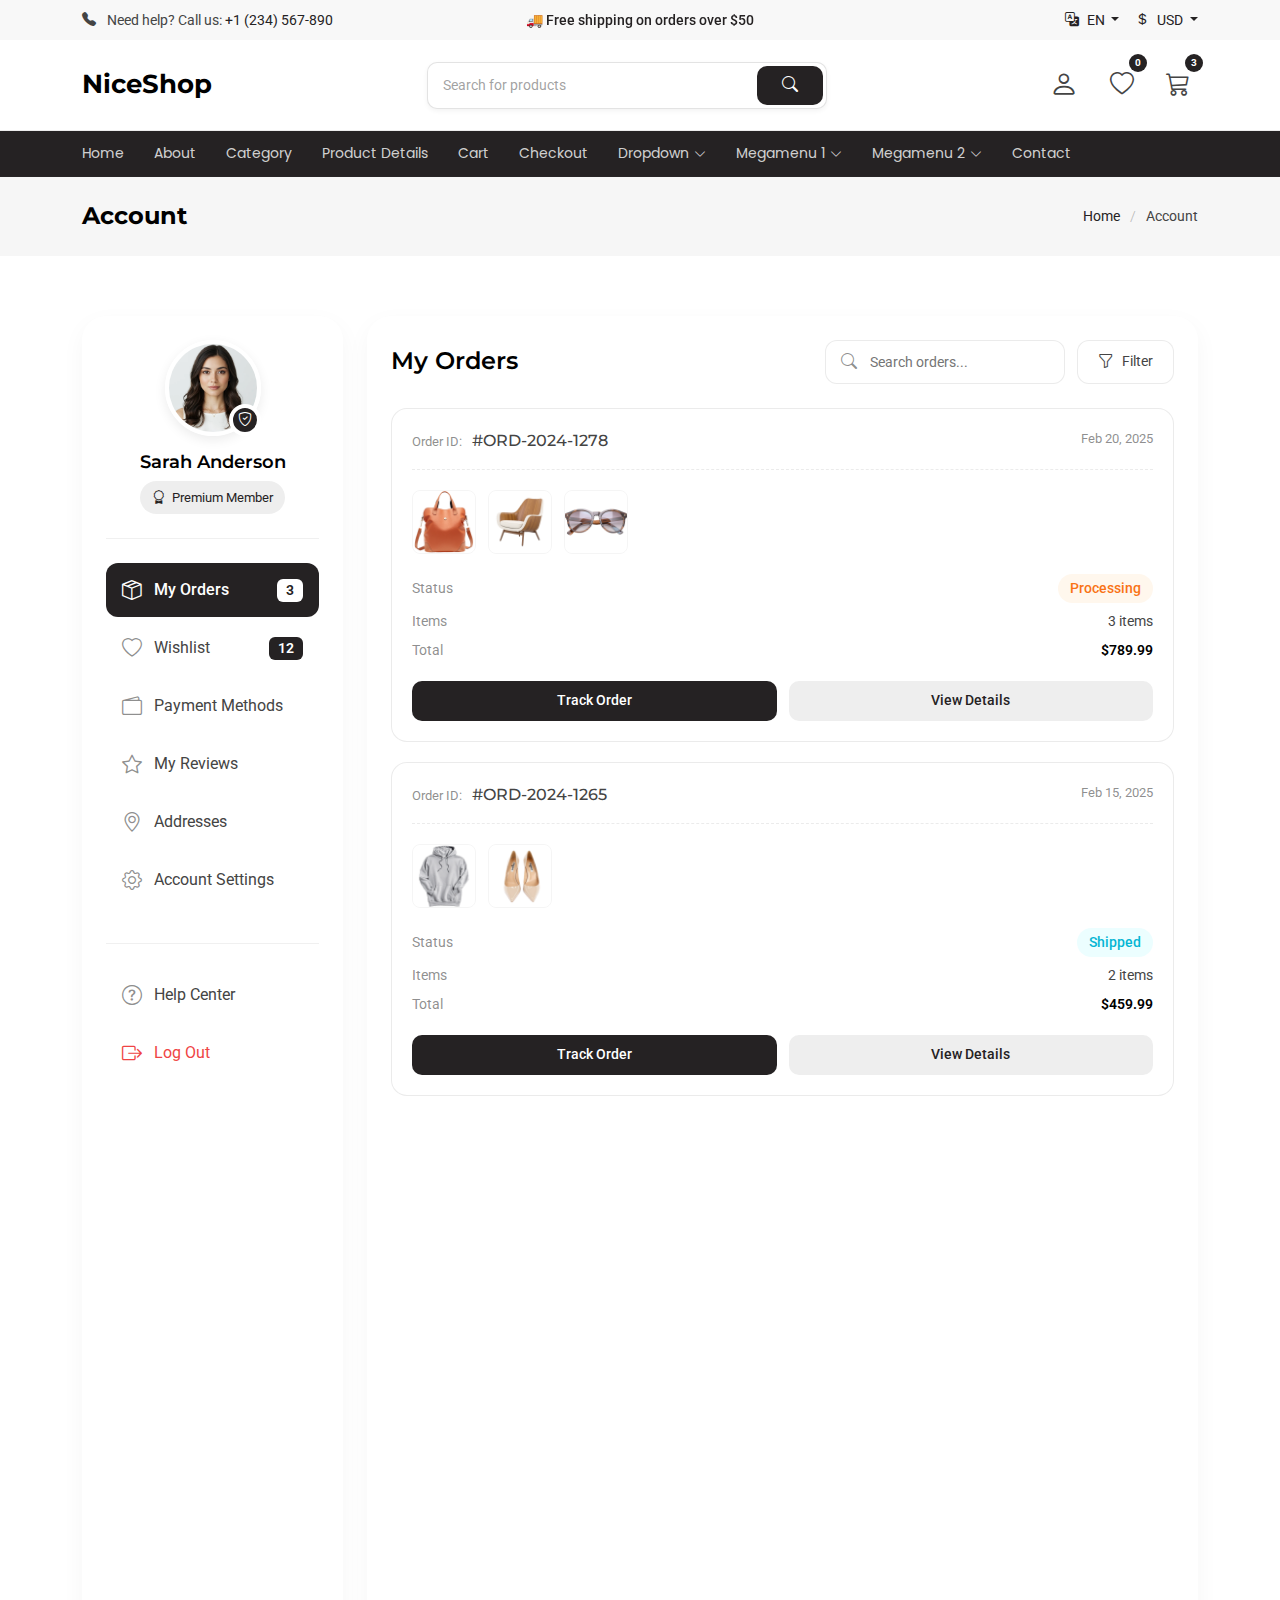
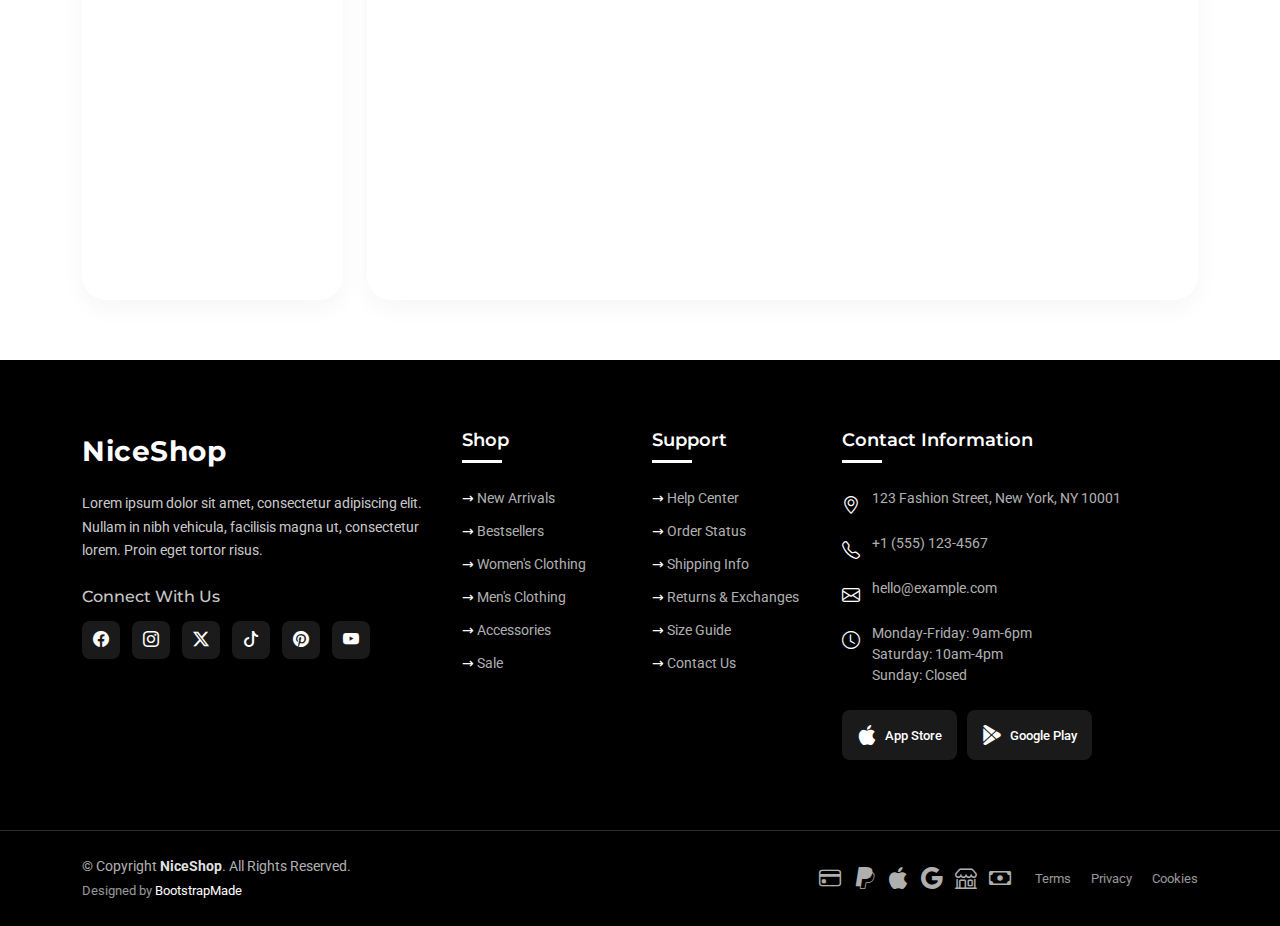
<file: apps/shop/static/shop/account.html>
<!DOCTYPE html>
<html lang="en">

<head>
  <meta charset="utf-8">
  <meta content="width=device-width, initial-scale=1.0" name="viewport">
  <title>Account - NiceShop Bootstrap Template</title>
  <meta name="description" content="">
  <meta name="keywords" content="">

  <!-- Favicons -->
  <link href="assets/img/favicon.png" rel="icon">
  <link href="assets/img/apple-touch-icon.png" rel="apple-touch-icon">

  <!-- Fonts -->
  <link href="https://fonts.googleapis.com" rel="preconnect">
  <link href="https://fonts.gstatic.com" rel="preconnect" crossorigin>
  <link href="https://fonts.googleapis.com/css2?family=Roboto:ital,wght@0,100;0,300;0,400;0,500;0,700;0,900;1,100;1,300;1,400;1,500;1,700;1,900&family=Montserrat:ital,wght@0,100;0,200;0,300;0,400;0,500;0,600;0,700;0,800;0,900;1,100;1,200;1,300;1,400;1,500;1,600;1,700;1,800;1,900&family=Poppins:ital,wght@0,100;0,200;0,300;0,400;0,500;0,600;0,700;0,800;0,900;1,100;1,200;1,300;1,400;1,500;1,600;1,700;1,800;1,900&display=swap" rel="stylesheet">

  <!-- Vendor CSS Files -->
  <link href="assets/vendor/bootstrap/css/bootstrap.min.css" rel="stylesheet">
  <link href="assets/vendor/bootstrap-icons/bootstrap-icons.css" rel="stylesheet">
  <link href="assets/vendor/swiper/swiper-bundle.min.css" rel="stylesheet">
  <link href="assets/vendor/aos/aos.css" rel="stylesheet">
  <link href="assets/vendor/glightbox/css/glightbox.min.css" rel="stylesheet">
  <link href="assets/vendor/drift-zoom/drift-basic.css" rel="stylesheet">

  <!-- Main CSS File -->
  <link href="assets/css/main.css" rel="stylesheet">

  <!-- =======================================================
  * Template Name: NiceShop
  * Template URL: https://bootstrapmade.com/niceshop-bootstrap-ecommerce-template/
  * Updated: Aug 26 2025 with Bootstrap v5.3.7
  * Author: BootstrapMade.com
  * License: https://bootstrapmade.com/license/
  ======================================================== -->
</head>

<body class="account-page">

  <header id="header" class="header sticky-top">
    <!-- Top Bar -->
    <div class="top-bar py-2">
      <div class="container-fluid container-xl">
        <div class="row align-items-center">
          <div class="col-lg-4 d-none d-lg-flex">
            <div class="top-bar-item">
              <i class="bi bi-telephone-fill me-2"></i>
              <span>Need help? Call us: </span>
              <a href="tel:+1234567890">+1 (234) 567-890</a>
            </div>
          </div>

          <div class="col-lg-4 col-md-12 text-center">
            <div class="announcement-slider swiper init-swiper">
              <script type="application/json" class="swiper-config">
                {
                  "loop": true,
                  "speed": 600,
                  "autoplay": {
                    "delay": 5000
                  },
                  "slidesPerView": 1,
                  "direction": "vertical",
                  "effect": "slide"
                }
              </script>
              <div class="swiper-wrapper">
                <div class="swiper-slide">🚚 Free shipping on orders over $50</div>
                <div class="swiper-slide">💰 30 days money back guarantee.</div>
                <div class="swiper-slide">🎁 20% off on your first order</div>
              </div>
            </div>
          </div>

          <div class="col-lg-4 d-none d-lg-block">
            <div class="d-flex justify-content-end">
              <div class="top-bar-item dropdown me-3">
                <a href="#" class="dropdown-toggle" data-bs-toggle="dropdown">
                  <i class="bi bi-translate me-2"></i>EN
                </a>
                <ul class="dropdown-menu">
                  <li><a class="dropdown-item" href="#"><i class="bi bi-check2 me-2 selected-icon"></i>English</a></li>
                  <li><a class="dropdown-item" href="#">Español</a></li>
                  <li><a class="dropdown-item" href="#">Français</a></li>
                  <li><a class="dropdown-item" href="#">Deutsch</a></li>
                </ul>
              </div>
              <div class="top-bar-item dropdown">
                <a href="#" class="dropdown-toggle" data-bs-toggle="dropdown">
                  <i class="bi bi-currency-dollar me-2"></i>USD
                </a>
                <ul class="dropdown-menu">
                  <li><a class="dropdown-item" href="#"><i class="bi bi-check2 me-2 selected-icon"></i>USD</a></li>
                  <li><a class="dropdown-item" href="#">EUR</a></li>
                  <li><a class="dropdown-item" href="#">GBP</a></li>
                </ul>
              </div>
            </div>
          </div>
        </div>
      </div>
    </div>

    <!-- Main Header -->
    <div class="main-header">
      <div class="container-fluid container-xl">
        <div class="d-flex py-3 align-items-center justify-content-between">

          <!-- Logo -->
          <a href="index.html" class="logo d-flex align-items-center">
            <!-- Uncomment the line below if you also wish to use an image logo -->
            <!-- <img src="assets/img/logo.webp" alt=""> -->
            <h1 class="sitename">NiceShop</h1>
          </a>

          <!-- Search -->
          <form class="search-form desktop-search-form">
            <div class="input-group">
              <input type="text" class="form-control" placeholder="Search for products">
              <button class="btn" type="submit">
                <i class="bi bi-search"></i>
              </button>
            </div>
          </form>

          <!-- Actions -->
          <div class="header-actions d-flex align-items-center justify-content-end">

            <!-- Mobile Search Toggle -->
            <button class="header-action-btn mobile-search-toggle d-xl-none" type="button" data-bs-toggle="collapse" data-bs-target="#mobileSearch" aria-expanded="false" aria-controls="mobileSearch">
              <i class="bi bi-search"></i>
            </button>

            <!-- Account -->
            <div class="dropdown account-dropdown">
              <button class="header-action-btn" data-bs-toggle="dropdown">
                <i class="bi bi-person"></i>
              </button>
              <div class="dropdown-menu">
                <div class="dropdown-header">
                  <h6>Welcome to <span class="sitename">FashionStore</span></h6>
                  <p class="mb-0">Access account &amp; manage orders</p>
                </div>
                <div class="dropdown-body">
                  <a class="dropdown-item d-flex align-items-center" href="account.html">
                    <i class="bi bi-person-circle me-2"></i>
                    <span>My Profile</span>
                  </a>
                  <a class="dropdown-item d-flex align-items-center" href="account.html">
                    <i class="bi bi-bag-check me-2"></i>
                    <span>My Orders</span>
                  </a>
                  <a class="dropdown-item d-flex align-items-center" href="account.html">
                    <i class="bi bi-heart me-2"></i>
                    <span>My Wishlist</span>
                  </a>
                  <a class="dropdown-item d-flex align-items-center" href="account.html">
                    <i class="bi bi-gear me-2"></i>
                    <span>Settings</span>
                  </a>
                </div>
                <div class="dropdown-footer">
                  <a href="register.html" class="btn btn-primary w-100 mb-2">Sign In</a>
                  <a href="login.html" class="btn btn-outline-primary w-100">Register</a>
                </div>
              </div>
            </div>

            <!-- Wishlist -->
            <a href="account.html" class="header-action-btn d-none d-md-block">
              <i class="bi bi-heart"></i>
              <span class="badge">0</span>
            </a>

            <!-- Cart -->
            <a href="cart.html" class="header-action-btn">
              <i class="bi bi-cart3"></i>
              <span class="badge">3</span>
            </a>

            <!-- Mobile Navigation Toggle -->
            <i class="mobile-nav-toggle d-xl-none bi bi-list me-0"></i>

          </div>
        </div>
      </div>
    </div>

    <!-- Navigation -->
    <div class="header-nav">
      <div class="container-fluid container-xl position-relative">
        <nav id="navmenu" class="navmenu">
          <ul>
            <li><a href="index.html">Home</a></li>
            <li><a href="about.html">About</a></li>
            <li><a href="category.html">Category</a></li>
            <li><a href="product-details.html">Product Details</a></li>
            <li><a href="cart.html">Cart</a></li>
            <li><a href="checkout.html">Checkout</a></li>
            <li class="dropdown"><a href="#"><span>Dropdown</span> <i class="bi bi-chevron-down toggle-dropdown"></i></a>
              <ul>
                <li><a href="#">Dropdown 1</a></li>
                <li class="dropdown"><a href="#"><span>Deep Dropdown</span> <i class="bi bi-chevron-down toggle-dropdown"></i></a>
                  <ul>
                    <li><a href="#">Deep Dropdown 1</a></li>
                    <li><a href="#">Deep Dropdown 2</a></li>
                    <li><a href="#">Deep Dropdown 3</a></li>
                    <li><a href="#">Deep Dropdown 4</a></li>
                    <li><a href="#">Deep Dropdown 5</a></li>
                  </ul>
                </li>
                <li><a href="#">Dropdown 2</a></li>
                <li><a href="#">Dropdown 3</a></li>
                <li><a href="#">Dropdown 4</a></li>
              </ul>
            </li>

            <!-- Products Mega Menu 1 -->
            <li class="products-megamenu-1"><a href="#"><span>Megamenu 1</span> <i class="bi bi-chevron-down toggle-dropdown"></i></a>

              <!-- Products Mega Menu 1 Mobile View -->
              <ul class="mobile-megamenu">

                <li><a href="#">Featured Products</a></li>
                <li><a href="#">New Arrivals</a></li>
                <li><a href="#">Sale Items</a></li>

                <li class="dropdown"><a href="#"><span>Clothing</span> <i class="bi bi-chevron-down toggle-dropdown"></i></a>
                  <ul>
                    <li><a href="#">Men's Wear</a></li>
                    <li><a href="#">Women's Wear</a></li>
                    <li><a href="#">Kids Collection</a></li>
                    <li><a href="#">Sportswear</a></li>
                    <li><a href="#">Accessories</a></li>
                  </ul>
                </li>

                <li class="dropdown"><a href="#"><span>Electronics</span> <i class="bi bi-chevron-down toggle-dropdown"></i></a>
                  <ul>
                    <li><a href="#">Smartphones</a></li>
                    <li><a href="#">Laptops</a></li>
                    <li><a href="#">Audio Devices</a></li>
                    <li><a href="#">Smart Home</a></li>
                    <li><a href="#">Accessories</a></li>
                  </ul>
                </li>

                <li class="dropdown"><a href="#"><span>Home &amp; Living</span> <i class="bi bi-chevron-down toggle-dropdown"></i></a>
                  <ul>
                    <li><a href="#">Furniture</a></li>
                    <li><a href="#">Decor</a></li>
                    <li><a href="#">Kitchen</a></li>
                    <li><a href="#">Bedding</a></li>
                    <li><a href="#">Lighting</a></li>
                  </ul>
                </li>

                <li class="dropdown"><a href="#"><span>Beauty</span> <i class="bi bi-chevron-down toggle-dropdown"></i></a>
                  <ul>
                    <li><a href="#">Skincare</a></li>
                    <li><a href="#">Makeup</a></li>
                    <li><a href="#">Haircare</a></li>
                    <li><a href="#">Fragrances</a></li>
                    <li><a href="#">Personal Care</a></li>
                  </ul>
                </li>

              </ul><!-- End Products Mega Menu 1 Mobile View -->

              <!-- Products Mega Menu 1 Desktop View -->
              <div class="desktop-megamenu">

                <div class="megamenu-tabs">
                  <ul class="nav nav-tabs" id="productMegaMenuTabs" role="tablist">
                    <li class="nav-item" role="presentation">
                      <button class="nav-link active" id="featured-tab" data-bs-toggle="tab" data-bs-target="#featured-content-1862" type="button" aria-selected="true" role="tab">Featured</button>
                    </li>
                    <li class="nav-item" role="presentation">
                      <button class="nav-link" id="new-tab" data-bs-toggle="tab" data-bs-target="#new-content-1862" type="button" aria-selected="false" tabindex="-1" role="tab">New Arrivals</button>
                    </li>
                    <li class="nav-item" role="presentation">
                      <button class="nav-link" id="sale-tab" data-bs-toggle="tab" data-bs-target="#sale-content-1862" type="button" aria-selected="false" tabindex="-1" role="tab">Sale</button>
                    </li>
                    <li class="nav-item" role="presentation">
                      <button class="nav-link" id="category-tab" data-bs-toggle="tab" data-bs-target="#category-content-1862" type="button" aria-selected="false" tabindex="-1" role="tab">Categories</button>
                    </li>
                  </ul>
                </div>

                <!-- Tabs Content -->
                <div class="megamenu-content tab-content">

                  <!-- Featured Tab -->
                  <div class="tab-pane fade show active" id="featured-content-1862" role="tabpanel" aria-labelledby="featured-tab">
                    <div class="product-grid">
                      <div class="product-card">
                        <div class="product-image">
                          <img src="assets/img/product/product-1.webp" alt="Featured Product" loading="lazy">
                        </div>
                        <div class="product-info">
                          <h5>Premium Headphones</h5>
                          <p class="price">$129.99</p>
                          <a href="#" class="btn-view">View Product</a>
                        </div>
                      </div>
                      <div class="product-card">
                        <div class="product-image">
                          <img src="assets/img/product/product-2.webp" alt="Featured Product" loading="lazy">
                        </div>
                        <div class="product-info">
                          <h5>Smart Watch</h5>
                          <p class="price">$199.99</p>
                          <a href="#" class="btn-view">View Product</a>
                        </div>
                      </div>
                      <div class="product-card">
                        <div class="product-image">
                          <img src="assets/img/product/product-3.webp" alt="Featured Product" loading="lazy">
                        </div>
                        <div class="product-info">
                          <h5>Wireless Earbuds</h5>
                          <p class="price">$89.99</p>
                          <a href="#" class="btn-view">View Product</a>
                        </div>
                      </div>
                      <div class="product-card">
                        <div class="product-image">
                          <img src="assets/img/product/product-4.webp" alt="Featured Product" loading="lazy">
                        </div>
                        <div class="product-info">
                          <h5>Bluetooth Speaker</h5>
                          <p class="price">$79.99</p>
                          <a href="#" class="btn-view">View Product</a>
                        </div>
                      </div>
                    </div>
                  </div>

                  <!-- New Arrivals Tab -->
                  <div class="tab-pane fade" id="new-content-1862" role="tabpanel" aria-labelledby="new-tab">
                    <div class="product-grid">
                      <div class="product-card">
                        <div class="product-image">
                          <img src="assets/img/product/product-5.webp" alt="New Arrival" loading="lazy">
                          <span class="badge-new">New</span>
                        </div>
                        <div class="product-info">
                          <h5>Fitness Tracker</h5>
                          <p class="price">$69.99</p>
                          <a href="#" class="btn-view">View Product</a>
                        </div>
                      </div>
                      <div class="product-card">
                        <div class="product-image">
                          <img src="assets/img/product/product-6.webp" alt="New Arrival" loading="lazy">
                          <span class="badge-new">New</span>
                        </div>
                        <div class="product-info">
                          <h5>Wireless Charger</h5>
                          <p class="price">$39.99</p>
                          <a href="#" class="btn-view">View Product</a>
                        </div>
                      </div>
                      <div class="product-card">
                        <div class="product-image">
                          <img src="assets/img/product/product-7.webp" alt="New Arrival" loading="lazy">
                          <span class="badge-new">New</span>
                        </div>
                        <div class="product-info">
                          <h5>Smart Bulb Set</h5>
                          <p class="price">$49.99</p>
                          <a href="#" class="btn-view">View Product</a>
                        </div>
                      </div>
                      <div class="product-card">
                        <div class="product-image">
                          <img src="assets/img/product/product-8.webp" alt="New Arrival" loading="lazy">
                          <span class="badge-new">New</span>
                        </div>
                        <div class="product-info">
                          <h5>Portable Power Bank</h5>
                          <p class="price">$59.99</p>
                          <a href="#" class="btn-view">View Product</a>
                        </div>
                      </div>
                    </div>
                  </div>

                  <!-- Sale Tab -->
                  <div class="tab-pane fade" id="sale-content-1862" role="tabpanel" aria-labelledby="sale-tab">
                    <div class="product-grid">
                      <div class="product-card">
                        <div class="product-image">
                          <img src="assets/img/product/product-9.webp" alt="Sale Product" loading="lazy">
                          <span class="badge-sale">-30%</span>
                        </div>
                        <div class="product-info">
                          <h5>Wireless Keyboard</h5>
                          <p class="price"><span class="original-price">$89.99</span> $62.99</p>
                          <a href="#" class="btn-view">View Product</a>
                        </div>
                      </div>
                      <div class="product-card">
                        <div class="product-image">
                          <img src="assets/img/product/product-10.webp" alt="Sale Product" loading="lazy">
                          <span class="badge-sale">-25%</span>
                        </div>
                        <div class="product-info">
                          <h5>Gaming Mouse</h5>
                          <p class="price"><span class="original-price">$59.99</span> $44.99</p>
                          <a href="#" class="btn-view">View Product</a>
                        </div>
                      </div>
                      <div class="product-card">
                        <div class="product-image">
                          <img src="assets/img/product/product-11.webp" alt="Sale Product" loading="lazy">
                          <span class="badge-sale">-40%</span>
                        </div>
                        <div class="product-info">
                          <h5>Desk Lamp</h5>
                          <p class="price"><span class="original-price">$49.99</span> $29.99</p>
                          <a href="#" class="btn-view">View Product</a>
                        </div>
                      </div>
                      <div class="product-card">
                        <div class="product-image">
                          <img src="assets/img/product/product-12.webp" alt="Sale Product" loading="lazy">
                          <span class="badge-sale">-20%</span>
                        </div>
                        <div class="product-info">
                          <h5>USB-C Hub</h5>
                          <p class="price"><span class="original-price">$39.99</span> $31.99</p>
                          <a href="#" class="btn-view">View Product</a>
                        </div>
                      </div>
                    </div>
                  </div>

                  <!-- Categories Tab -->
                  <div class="tab-pane fade" id="category-content-1862" role="tabpanel" aria-labelledby="category-tab">
                    <div class="category-grid">
                      <div class="category-column">
                        <h4>Clothing</h4>
                        <ul>
                          <li><a href="#">Men's Wear</a></li>
                          <li><a href="#">Women's Wear</a></li>
                          <li><a href="#">Kids Collection</a></li>
                          <li><a href="#">Sportswear</a></li>
                          <li><a href="#">Accessories</a></li>
                        </ul>
                      </div>
                      <div class="category-column">
                        <h4>Electronics</h4>
                        <ul>
                          <li><a href="#">Smartphones</a></li>
                          <li><a href="#">Laptops</a></li>
                          <li><a href="#">Audio Devices</a></li>
                          <li><a href="#">Smart Home</a></li>
                          <li><a href="#">Accessories</a></li>
                        </ul>
                      </div>
                      <div class="category-column">
                        <h4>Home &amp; Living</h4>
                        <ul>
                          <li><a href="#">Furniture</a></li>
                          <li><a href="#">Decor</a></li>
                          <li><a href="#">Kitchen</a></li>
                          <li><a href="#">Bedding</a></li>
                          <li><a href="#">Lighting</a></li>
                        </ul>
                      </div>
                      <div class="category-column">
                        <h4>Beauty</h4>
                        <ul>
                          <li><a href="#">Skincare</a></li>
                          <li><a href="#">Makeup</a></li>
                          <li><a href="#">Haircare</a></li>
                          <li><a href="#">Fragrances</a></li>
                          <li><a href="#">Personal Care</a></li>
                        </ul>
                      </div>
                    </div>
                  </div>

                </div>

              </div><!-- End Products Mega Menu 1 Desktop View -->

            </li><!-- End Products Mega Menu 1 -->
            <!-- Products Mega Menu 2 -->
            <li class="products-megamenu-2"><a href="#"><span>Megamenu 2</span> <i class="bi bi-chevron-down toggle-dropdown"></i></a>

              <!-- Products Mega Menu 2 Mobile View -->
              <ul class="mobile-megamenu">

                <li><a href="#">Women</a></li>
                <li><a href="#">Men</a></li>
                <li><a href="#">Kids'</a></li>

                <li class="dropdown"><a href="#"><span>Clothing</span> <i class="bi bi-chevron-down toggle-dropdown"></i></a>
                  <ul>
                    <li><a href="#">Shirts &amp; Tops</a></li>
                    <li><a href="#">Coats &amp; Outerwear</a></li>
                    <li><a href="#">Underwear</a></li>
                    <li><a href="#">Sweatshirts</a></li>
                    <li><a href="#">Dresses</a></li>
                    <li><a href="#">Swimwear</a></li>
                  </ul>
                </li>

                <li class="dropdown"><a href="#"><span>Shoes</span> <i class="bi bi-chevron-down toggle-dropdown"></i></a>
                  <ul>
                    <li><a href="#">Boots</a></li>
                    <li><a href="#">Sandals</a></li>
                    <li><a href="#">Heels</a></li>
                    <li><a href="#">Loafers</a></li>
                    <li><a href="#">Slippers</a></li>
                    <li><a href="#">Oxfords</a></li>
                  </ul>
                </li>

                <li class="dropdown"><a href="#"><span>Accessories</span> <i class="bi bi-chevron-down toggle-dropdown"></i></a>
                  <ul>
                    <li><a href="#">Handbags</a></li>
                    <li><a href="#">Eyewear</a></li>
                    <li><a href="#">Hats</a></li>
                    <li><a href="#">Watches</a></li>
                    <li><a href="#">Jewelry</a></li>
                    <li><a href="#">Belts</a></li>
                  </ul>
                </li>

                <li class="dropdown"><a href="#"><span>Specialty Sizes</span> <i class="bi bi-chevron-down toggle-dropdown"></i></a>
                  <ul>
                    <li><a href="#">Plus Size</a></li>
                    <li><a href="#">Petite</a></li>
                    <li><a href="#">Wide Shoes</a></li>
                    <li><a href="#">Narrow Shoes</a></li>
                  </ul>
                </li>

              </ul><!-- End Products Mega Menu 2 Mobile View -->

              <!-- Products Mega Menu 2 Desktop View -->
              <div class="desktop-megamenu">

                <div class="megamenu-tabs">
                  <ul class="nav nav-tabs" role="tablist">
                    <li class="nav-item" role="presentation">
                      <button class="nav-link active" id="womens-tab" data-bs-toggle="tab" data-bs-target="#womens-content-1883" type="button" aria-selected="true" role="tab">WOMEN</button>
                    </li>
                    <li class="nav-item" role="presentation">
                      <button class="nav-link" id="mens-tab" data-bs-toggle="tab" data-bs-target="#mens-content-1883" type="button" aria-selected="false" tabindex="-1" role="tab">MEN</button>
                    </li>
                    <li class="nav-item" role="presentation">
                      <button class="nav-link" id="kids-tab" data-bs-toggle="tab" data-bs-target="#kids-content-1883" type="button" aria-selected="false" tabindex="-1" role="tab">KIDS</button>
                    </li>
                  </ul>
                </div>

                <!-- Tabs Content -->
                <div class="megamenu-content tab-content">

                  <!-- Women Tab -->
                  <div class="tab-pane fade show active" id="womens-content-1883" role="tabpanel" aria-labelledby="womens-tab">
                    <div class="category-layout">
                      <div class="categories-section">
                        <div class="category-headers">
                          <h4>Clothing</h4>
                          <h4>Shoes</h4>
                          <h4>Accessories</h4>
                          <h4>Specialty Sizes</h4>
                        </div>

                        <div class="category-links">
                          <div class="link-row">
                            <a href="#">Shirts &amp; Tops</a>
                            <a href="#">Boots</a>
                            <a href="#">Handbags</a>
                            <a href="#">Plus Size</a>
                          </div>
                          <div class="link-row">
                            <a href="#">Coats &amp; Outerwear</a>
                            <a href="#">Sandals</a>
                            <a href="#">Eyewear</a>
                            <a href="#">Petite</a>
                          </div>
                          <div class="link-row">
                            <a href="#">Underwear</a>
                            <a href="#">Heels</a>
                            <a href="#">Hats</a>
                            <a href="#">Wide Shoes</a>
                          </div>
                          <div class="link-row">
                            <a href="#">Sweatshirts</a>
                            <a href="#">Loafers</a>
                            <a href="#">Watches</a>
                            <a href="#">Narrow Shoes</a>
                          </div>
                          <div class="link-row">
                            <a href="#">Dresses</a>
                            <a href="#">Slippers</a>
                            <a href="#">Jewelry</a>
                            <a href="#"></a>
                          </div>
                          <div class="link-row">
                            <a href="#">Swimwear</a>
                            <a href="#">Oxfords</a>
                            <a href="#">Belts</a>
                            <a href="#"></a>
                          </div>
                          <div class="link-row">
                            <a href="#">View all</a>
                            <a href="#">View all</a>
                            <a href="#">View all</a>
                            <a href="#"></a>
                          </div>
                        </div>
                      </div>
                      <div class="featured-section">
                        <div class="featured-image">
                          <img src="assets/img/product/product-f-1.webp" alt="Women's Heels Collection">
                          <div class="featured-content">
                            <h3>Women's<br>Bags<br>Collection</h3>
                            <a href="#" class="btn-shop">Shop now</a>
                          </div>
                        </div>
                      </div>
                    </div>
                  </div>

                  <!-- Men Tab -->
                  <div class="tab-pane fade" id="mens-content-1883" role="tabpanel" aria-labelledby="mens-tab">
                    <div class="category-layout">
                      <div class="categories-section">
                        <div class="category-headers">
                          <h4>Clothing</h4>
                          <h4>Shoes</h4>
                          <h4>Accessories</h4>
                          <h4>Specialty Sizes</h4>
                        </div>

                        <div class="category-links">
                          <div class="link-row">
                            <a href="#">Shirts &amp; Polos</a>
                            <a href="#">Sneakers</a>
                            <a href="#">Watches</a>
                            <a href="#">Big &amp; Tall</a>
                          </div>
                          <div class="link-row">
                            <a href="#">Jackets &amp; Coats</a>
                            <a href="#">Boots</a>
                            <a href="#">Belts</a>
                            <a href="#">Slim Fit</a>
                          </div>
                          <div class="link-row">
                            <a href="#">Underwear</a>
                            <a href="#">Loafers</a>
                            <a href="#">Ties</a>
                            <a href="#">Wide Shoes</a>
                          </div>
                          <div class="link-row">
                            <a href="#">Hoodies</a>
                            <a href="#">Dress Shoes</a>
                            <a href="#">Wallets</a>
                            <a href="#">Extended Sizes</a>
                          </div>
                          <div class="link-row">
                            <a href="#">Suits</a>
                            <a href="#">Sandals</a>
                            <a href="#">Sunglasses</a>
                            <a href="#"></a>
                          </div>
                          <div class="link-row">
                            <a href="#">Activewear</a>
                            <a href="#">Slippers</a>
                            <a href="#">Hats</a>
                            <a href="#"></a>
                          </div>
                          <div class="link-row">
                            <a href="#">View all</a>
                            <a href="#">View all</a>
                            <a href="#">View all</a>
                            <a href="#"></a>
                          </div>
                        </div>
                      </div>
                      <div class="featured-section">
                        <div class="featured-image">
                          <img src="assets/img/product/product-m-4.webp" alt="Men's Footwear Collection">
                          <div class="featured-content">
                            <h3>Men's<br>Footwear<br>Collection</h3>
                            <a href="#" class="btn-shop">Shop now</a>
                          </div>
                        </div>
                      </div>
                    </div>
                  </div>

                  <!-- Kids Tab -->
                  <div class="tab-pane fade" id="kids-content-1883" role="tabpanel" aria-labelledby="kids-tab">
                    <div class="category-layout">
                      <div class="categories-section">
                        <div class="category-headers">
                          <h4>Clothing</h4>
                          <h4>Shoes</h4>
                          <h4>Accessories</h4>
                          <h4>By Age</h4>
                        </div>

                        <div class="category-links">
                          <div class="link-row">
                            <a href="#">T-shirts &amp; Tops</a>
                            <a href="#">Sneakers</a>
                            <a href="#">Backpacks</a>
                            <a href="#">Babies (0-24 months)</a>
                          </div>
                          <div class="link-row">
                            <a href="#">Outerwear</a>
                            <a href="#">Boots</a>
                            <a href="#">Hats &amp; Caps</a>
                            <a href="#">Toddlers (2-4 years)</a>
                          </div>
                          <div class="link-row">
                            <a href="#">Pajamas</a>
                            <a href="#">Sandals</a>
                            <a href="#">Socks</a>
                            <a href="#">Kids (4-7 years)</a>
                          </div>
                          <div class="link-row">
                            <a href="#">Sweatshirts</a>
                            <a href="#">Slippers</a>
                            <a href="#">Gloves</a>
                            <a href="#">Older Kids (8-14 years)</a>
                          </div>
                          <div class="link-row">
                            <a href="#">Dresses</a>
                            <a href="#">School Shoes</a>
                            <a href="#">Scarves</a>
                            <a href="#"></a>
                          </div>
                          <div class="link-row">
                            <a href="#">Swimwear</a>
                            <a href="#">Sports Shoes</a>
                            <a href="#">Hair Accessories</a>
                            <a href="#"></a>
                          </div>
                          <div class="link-row">
                            <a href="#">View all</a>
                            <a href="#">View all</a>
                            <a href="#">View all</a>
                            <a href="#"></a>
                          </div>
                        </div>
                      </div>
                      <div class="featured-section">
                        <div class="featured-image">
                          <img src="assets/img/product/product-9.webp" alt="Kids' New Arrivals">
                          <div class="featured-content">
                            <h3>Kids<br>New<br>Arrivals</h3>
                            <a href="#" class="btn-shop">Shop now</a>
                          </div>
                        </div>
                      </div>
                    </div>
                  </div>

                </div>

              </div><!-- End Products Mega Menu 2 Desktop View -->

            </li><!-- End Products Mega Menu 2 -->

            <li><a href="contact.html">Contact</a></li>

          </ul>
        </nav>
      </div>
    </div>

    <!-- Mobile Search Form -->
    <div class="collapse" id="mobileSearch">
      <div class="container">
        <form class="search-form">
          <div class="input-group">
            <input type="text" class="form-control" placeholder="Search for products">
            <button class="btn" type="submit">
              <i class="bi bi-search"></i>
            </button>
          </div>
        </form>
      </div>
    </div>

  </header>

  <main class="main">

    <!-- Page Title -->
    <div class="page-title light-background">
      <div class="container d-lg-flex justify-content-between align-items-center">
        <h1 class="mb-2 mb-lg-0">Account</h1>
        <nav class="breadcrumbs">
          <ol>
            <li><a href="index.html">Home</a></li>
            <li class="current">Account</li>
          </ol>
        </nav>
      </div>
    </div><!-- End Page Title -->

    <!-- Account Section -->
    <section id="account" class="account section">

      <div class="container" data-aos="fade-up" data-aos-delay="100">

        <!-- Mobile Menu Toggle -->
        <div class="mobile-menu d-lg-none mb-4">
          <button class="mobile-menu-toggle" type="button" data-bs-toggle="collapse" data-bs-target="#profileMenu">
            <i class="bi bi-grid"></i>
            <span>Menu</span>
          </button>
        </div>

        <div class="row g-4">
          <!-- Profile Menu -->
          <div class="col-lg-3">
            <div class="profile-menu collapse d-lg-block" id="profileMenu">
              <!-- User Info -->
              <div class="user-info" data-aos="fade-right">
                <div class="user-avatar">
                  <img src="assets/img/person/person-f-1.webp" alt="Profile" loading="lazy">
                  <span class="status-badge"><i class="bi bi-shield-check"></i></span>
                </div>
                <h4>Sarah Anderson</h4>
                <div class="user-status">
                  <i class="bi bi-award"></i>
                  <span>Premium Member</span>
                </div>
              </div>

              <!-- Navigation Menu -->
              <nav class="menu-nav">
                <ul class="nav flex-column" role="tablist">
                  <li class="nav-item">
                    <a class="nav-link active" data-bs-toggle="tab" href="#orders">
                      <i class="bi bi-box-seam"></i>
                      <span>My Orders</span>
                      <span class="badge">3</span>
                    </a>
                  </li>
                  <li class="nav-item">
                    <a class="nav-link" data-bs-toggle="tab" href="#wishlist">
                      <i class="bi bi-heart"></i>
                      <span>Wishlist</span>
                      <span class="badge">12</span>
                    </a>
                  </li>
                  <li class="nav-item">
                    <a class="nav-link" data-bs-toggle="tab" href="#wallet">
                      <i class="bi bi-wallet2"></i>
                      <span>Payment Methods</span>
                    </a>
                  </li>
                  <li class="nav-item">
                    <a class="nav-link" data-bs-toggle="tab" href="#reviews">
                      <i class="bi bi-star"></i>
                      <span>My Reviews</span>
                    </a>
                  </li>
                  <li class="nav-item">
                    <a class="nav-link" data-bs-toggle="tab" href="#addresses">
                      <i class="bi bi-geo-alt"></i>
                      <span>Addresses</span>
                    </a>
                  </li>
                  <li class="nav-item">
                    <a class="nav-link" data-bs-toggle="tab" href="#settings">
                      <i class="bi bi-gear"></i>
                      <span>Account Settings</span>
                    </a>
                  </li>
                </ul>

                <div class="menu-footer">
                  <a href="#" class="help-link">
                    <i class="bi bi-question-circle"></i>
                    <span>Help Center</span>
                  </a>
                  <a href="#" class="logout-link">
                    <i class="bi bi-box-arrow-right"></i>
                    <span>Log Out</span>
                  </a>
                </div>
              </nav>
            </div>
          </div>

          <!-- Content Area -->
          <div class="col-lg-9">
            <div class="content-area">
              <div class="tab-content">
                <!-- Orders Tab -->
                <div class="tab-pane fade show active" id="orders">
                  <div class="section-header" data-aos="fade-up">
                    <h2>My Orders</h2>
                    <div class="header-actions">
                      <div class="search-box">
                        <i class="bi bi-search"></i>
                        <input type="text" placeholder="Search orders...">
                      </div>
                      <div class="dropdown">
                        <button class="filter-btn" data-bs-toggle="dropdown">
                          <i class="bi bi-funnel"></i>
                          <span>Filter</span>
                        </button>
                        <ul class="dropdown-menu">
                          <li><a class="dropdown-item" href="#">All Orders</a></li>
                          <li><a class="dropdown-item" href="#">Processing</a></li>
                          <li><a class="dropdown-item" href="#">Shipped</a></li>
                          <li><a class="dropdown-item" href="#">Delivered</a></li>
                          <li><a class="dropdown-item" href="#">Cancelled</a></li>
                        </ul>
                      </div>
                    </div>
                  </div>

                  <div class="orders-grid">
                    <!-- Order Card 1 -->
                    <div class="order-card" data-aos="fade-up" data-aos-delay="100">
                      <div class="order-header">
                        <div class="order-id">
                          <span class="label">Order ID:</span>
                          <span class="value">#ORD-2024-1278</span>
                        </div>
                        <div class="order-date">Feb 20, 2025</div>
                      </div>
                      <div class="order-content">
                        <div class="product-grid">
                          <img src="assets/img/product/product-1.webp" alt="Product" loading="lazy">
                          <img src="assets/img/product/product-2.webp" alt="Product" loading="lazy">
                          <img src="assets/img/product/product-3.webp" alt="Product" loading="lazy">
                        </div>
                        <div class="order-info">
                          <div class="info-row">
                            <span>Status</span>
                            <span class="status processing">Processing</span>
                          </div>
                          <div class="info-row">
                            <span>Items</span>
                            <span>3 items</span>
                          </div>
                          <div class="info-row">
                            <span>Total</span>
                            <span class="price">$789.99</span>
                          </div>
                        </div>
                      </div>
                      <div class="order-footer">
                        <button type="button" class="btn-track" data-bs-toggle="collapse" data-bs-target="#tracking1" aria-expanded="false">Track Order</button>
                        <button type="button" class="btn-details" data-bs-toggle="collapse" data-bs-target="#details1" aria-expanded="false">View Details</button>
                      </div>

                      <!-- Order Tracking -->
                      <div class="collapse tracking-info" id="tracking1">
                        <div class="tracking-timeline">
                          <div class="timeline-item completed">
                            <div class="timeline-icon">
                              <i class="bi bi-check-circle-fill"></i>
                            </div>
                            <div class="timeline-content">
                              <h5>Order Confirmed</h5>
                              <p>Your order has been received and confirmed</p>
                              <span class="timeline-date">Feb 20, 2025 - 10:30 AM</span>
                            </div>
                          </div>

                          <div class="timeline-item completed">
                            <div class="timeline-icon">
                              <i class="bi bi-check-circle-fill"></i>
                            </div>
                            <div class="timeline-content">
                              <h5>Processing</h5>
                              <p>Your order is being prepared for shipment</p>
                              <span class="timeline-date">Feb 20, 2025 - 2:45 PM</span>
                            </div>
                          </div>

                          <div class="timeline-item active">
                            <div class="timeline-icon">
                              <i class="bi bi-box-seam"></i>
                            </div>
                            <div class="timeline-content">
                              <h5>Packaging</h5>
                              <p>Your items are being packaged for shipping</p>
                              <span class="timeline-date">Feb 20, 2025 - 4:15 PM</span>
                            </div>
                          </div>

                          <div class="timeline-item">
                            <div class="timeline-icon">
                              <i class="bi bi-truck"></i>
                            </div>
                            <div class="timeline-content">
                              <h5>In Transit</h5>
                              <p>Expected to ship within 24 hours</p>
                            </div>
                          </div>

                          <div class="timeline-item">
                            <div class="timeline-icon">
                              <i class="bi bi-house-door"></i>
                            </div>
                            <div class="timeline-content">
                              <h5>Delivery</h5>
                              <p>Estimated delivery: Feb 22, 2025</p>
                            </div>
                          </div>
                        </div>
                      </div>

                      <!-- Order Details -->
                      <div class="collapse order-details" id="details1">
                        <div class="details-content">
                          <div class="detail-section">
                            <h5>Order Information</h5>
                            <div class="info-grid">
                              <div class="info-item">
                                <span class="label">Payment Method</span>
                                <span class="value">Credit Card (**** 4589)</span>
                              </div>
                              <div class="info-item">
                                <span class="label">Shipping Method</span>
                                <span class="value">Express Delivery (2-3 days)</span>
                              </div>
                            </div>
                          </div>

                          <div class="detail-section">
                            <h5>Items (3)</h5>
                            <div class="order-items">
                              <div class="item">
                                <img src="assets/img/product/product-1.webp" alt="Product" loading="lazy">
                                <div class="item-info">
                                  <h6>Lorem ipsum dolor sit amet</h6>
                                  <div class="item-meta">
                                    <span class="sku">SKU: PRD-001</span>
                                    <span class="qty">Qty: 1</span>
                                  </div>
                                </div>
                                <div class="item-price">$899.99</div>
                              </div>

                              <div class="item">
                                <img src="assets/img/product/product-2.webp" alt="Product" loading="lazy">
                                <div class="item-info">
                                  <h6>Consectetur adipiscing elit</h6>
                                  <div class="item-meta">
                                    <span class="sku">SKU: PRD-002</span>
                                    <span class="qty">Qty: 2</span>
                                  </div>
                                </div>
                                <div class="item-price">$599.95</div>
                              </div>

                              <div class="item">
                                <img src="assets/img/product/product-3.webp" alt="Product" loading="lazy">
                                <div class="item-info">
                                  <h6>Sed do eiusmod tempor</h6>
                                  <div class="item-meta">
                                    <span class="sku">SKU: PRD-003</span>
                                    <span class="qty">Qty: 1</span>
                                  </div>
                                </div>
                                <div class="item-price">$129.99</div>
                              </div>
                            </div>
                          </div>

                          <div class="detail-section">
                            <h5>Price Details</h5>
                            <div class="price-breakdown">
                              <div class="price-row">
                                <span>Subtotal</span>
                                <span>$1,929.93</span>
                              </div>
                              <div class="price-row">
                                <span>Shipping</span>
                                <span>$15.99</span>
                              </div>
                              <div class="price-row">
                                <span>Tax</span>
                                <span>$159.98</span>
                              </div>
                              <div class="price-row total">
                                <span>Total</span>
                                <span>$2,105.90</span>
                              </div>
                            </div>
                          </div>

                          <div class="detail-section">
                            <h5>Shipping Address</h5>
                            <div class="address-info">
                              <p>Sarah Anderson<br>123 Main Street<br>Apt 4B<br>New York, NY 10001<br>United States</p>
                              <p class="contact">+1 (555) 123-4567</p>
                            </div>
                          </div>
                        </div>
                      </div>
                    </div>

                    <!-- Order Card 2 -->
                    <div class="order-card" data-aos="fade-up" data-aos-delay="200">
                      <div class="order-header">
                        <div class="order-id">
                          <span class="label">Order ID:</span>
                          <span class="value">#ORD-2024-1265</span>
                        </div>
                        <div class="order-date">Feb 15, 2025</div>
                      </div>
                      <div class="order-content">
                        <div class="product-grid">
                          <img src="assets/img/product/product-4.webp" alt="Product" loading="lazy">
                          <img src="assets/img/product/product-5.webp" alt="Product" loading="lazy">
                        </div>
                        <div class="order-info">
                          <div class="info-row">
                            <span>Status</span>
                            <span class="status shipped">Shipped</span>
                          </div>
                          <div class="info-row">
                            <span>Items</span>
                            <span>2 items</span>
                          </div>
                          <div class="info-row">
                            <span>Total</span>
                            <span class="price">$459.99</span>
                          </div>
                        </div>
                      </div>
                      <div class="order-footer">
                        <button type="button" class="btn-track" data-bs-toggle="collapse" data-bs-target="#tracking2" aria-expanded="false">Track Order</button>
                        <button type="button" class="btn-details" data-bs-toggle="collapse" data-bs-target="#details2" aria-expanded="false">View Details</button>
                      </div>

                      <!-- Order Tracking -->
                      <div class="collapse tracking-info" id="tracking2">
                        <div class="tracking-timeline">
                          <div class="timeline-item completed">
                            <div class="timeline-icon">
                              <i class="bi bi-check-circle-fill"></i>
                            </div>
                            <div class="timeline-content">
                              <h5>Order Confirmed</h5>
                              <p>Your order has been received and confirmed</p>
                              <span class="timeline-date">Feb 15, 2025 - 9:15 AM</span>
                            </div>
                          </div>

                          <div class="timeline-item completed">
                            <div class="timeline-icon">
                              <i class="bi bi-check-circle-fill"></i>
                            </div>
                            <div class="timeline-content">
                              <h5>Processing</h5>
                              <p>Your order is being prepared for shipment</p>
                              <span class="timeline-date">Feb 15, 2025 - 11:30 AM</span>
                            </div>
                          </div>

                          <div class="timeline-item completed">
                            <div class="timeline-icon">
                              <i class="bi bi-check-circle-fill"></i>
                            </div>
                            <div class="timeline-content">
                              <h5>Packaging</h5>
                              <p>Your items have been packaged for shipping</p>
                              <span class="timeline-date">Feb 15, 2025 - 2:45 PM</span>
                            </div>
                          </div>

                          <div class="timeline-item active">
                            <div class="timeline-icon">
                              <i class="bi bi-truck"></i>
                            </div>
                            <div class="timeline-content">
                              <h5>In Transit</h5>
                              <p>Package in transit with carrier</p>
                              <span class="timeline-date">Feb 16, 2025 - 10:20 AM</span>
                              <div class="shipping-info">
                                <span>Tracking Number: </span>
                                <span class="tracking-number">1Z999AA1234567890</span>
                              </div>
                            </div>
                          </div>

                          <div class="timeline-item">
                            <div class="timeline-icon">
                              <i class="bi bi-house-door"></i>
                            </div>
                            <div class="timeline-content">
                              <h5>Delivery</h5>
                              <p>Estimated delivery: Feb 18, 2025</p>
                            </div>
                          </div>
                        </div>
                      </div>

                      <!-- Order Details -->
                      <div class="collapse order-details" id="details2">
                        <div class="details-content">
                          <div class="detail-section">
                            <h5>Order Information</h5>
                            <div class="info-grid">
                              <div class="info-item">
                                <span class="label">Payment Method</span>
                                <span class="value">Credit Card (**** 7821)</span>
                              </div>
                              <div class="info-item">
                                <span class="label">Shipping Method</span>
                                <span class="value">Standard Shipping (3-5 days)</span>
                              </div>
                            </div>
                          </div>

                          <div class="detail-section">
                            <h5>Items (2)</h5>
                            <div class="order-items">
                              <div class="item">
                                <img src="assets/img/product/product-4.webp" alt="Product" loading="lazy">
                                <div class="item-info">
                                  <h6>Ut enim ad minim veniam</h6>
                                  <div class="item-meta">
                                    <span class="sku">SKU: PRD-004</span>
                                    <span class="qty">Qty: 1</span>
                                  </div>
                                </div>
                                <div class="item-price">$299.99</div>
                              </div>

                              <div class="item">
                                <img src="assets/img/product/product-5.webp" alt="Product" loading="lazy">
                                <div class="item-info">
                                  <h6>Quis nostrud exercitation</h6>
                                  <div class="item-meta">
                                    <span class="sku">SKU: PRD-005</span>
                                    <span class="qty">Qty: 1</span>
                                  </div>
                                </div>
                                <div class="item-price">$159.99</div>
                              </div>
                            </div>
                          </div>

                          <div class="detail-section">
                            <h5>Price Details</h5>
                            <div class="price-breakdown">
                              <div class="price-row">
                                <span>Subtotal</span>
                                <span>$459.98</span>
                              </div>
                              <div class="price-row">
                                <span>Shipping</span>
                                <span>$9.99</span>
                              </div>
                              <div class="price-row">
                                <span>Tax</span>
                                <span>$38.02</span>
                              </div>
                              <div class="price-row total">
                                <span>Total</span>
                                <span>$459.99</span>
                              </div>
                            </div>
                          </div>

                          <div class="detail-section">
                            <h5>Shipping Address</h5>
                            <div class="address-info">
                              <p>Sarah Anderson<br>123 Main Street<br>Apt 4B<br>New York, NY 10001<br>United States</p>
                              <p class="contact">+1 (555) 123-4567</p>
                            </div>
                          </div>
                        </div>
                      </div>
                    </div>

                    <!-- Order Card 3 -->
                    <div class="order-card" data-aos="fade-up" data-aos-delay="300">
                      <div class="order-header">
                        <div class="order-id">
                          <span class="label">Order ID:</span>
                          <span class="value">#ORD-2024-1252</span>
                        </div>
                        <div class="order-date">Feb 10, 2025</div>
                      </div>
                      <div class="order-content">
                        <div class="product-grid">
                          <img src="assets/img/product/product-6.webp" alt="Product" loading="lazy">
                        </div>
                        <div class="order-info">
                          <div class="info-row">
                            <span>Status</span>
                            <span class="status delivered">Delivered</span>
                          </div>
                          <div class="info-row">
                            <span>Items</span>
                            <span>1 item</span>
                          </div>
                          <div class="info-row">
                            <span>Total</span>
                            <span class="price">$129.99</span>
                          </div>
                        </div>
                      </div>
                      <div class="order-footer">
                        <button type="button" class="btn-review">Write Review</button>
                        <button type="button" class="btn-details">View Details</button>
                      </div>
                    </div>

                    <!-- Order Card 4 -->
                    <div class="order-card" data-aos="fade-up" data-aos-delay="400">
                      <div class="order-header">
                        <div class="order-id">
                          <span class="label">Order ID:</span>
                          <span class="value">#ORD-2024-1245</span>
                        </div>
                        <div class="order-date">Feb 5, 2025</div>
                      </div>
                      <div class="order-content">
                        <div class="product-grid">
                          <img src="assets/img/product/product-7.webp" alt="Product" loading="lazy">
                          <img src="assets/img/product/product-8.webp" alt="Product" loading="lazy">
                          <img src="assets/img/product/product-9.webp" alt="Product" loading="lazy">
                          <span class="more-items">+2</span>
                        </div>
                        <div class="order-info">
                          <div class="info-row">
                            <span>Status</span>
                            <span class="status cancelled">Cancelled</span>
                          </div>
                          <div class="info-row">
                            <span>Items</span>
                            <span>5 items</span>
                          </div>
                          <div class="info-row">
                            <span>Total</span>
                            <span class="price">$1,299.99</span>
                          </div>
                        </div>
                      </div>
                      <div class="order-footer">
                        <button type="button" class="btn-reorder">Reorder</button>
                        <button type="button" class="btn-details">View Details</button>
                      </div>
                    </div>
                  </div>

                  <!-- Pagination -->
                  <div class="pagination-wrapper" data-aos="fade-up">
                    <button type="button" class="btn-prev" disabled="">
                      <i class="bi bi-chevron-left"></i>
                    </button>
                    <div class="page-numbers">
                      <button type="button" class="active">1</button>
                      <button type="button">2</button>
                      <button type="button">3</button>
                      <span>...</span>
                      <button type="button">12</button>
                    </div>
                    <button type="button" class="btn-next">
                      <i class="bi bi-chevron-right"></i>
                    </button>
                  </div>
                </div>

                <!-- Wishlist Tab -->
                <div class="tab-pane fade" id="wishlist">
                  <div class="section-header" data-aos="fade-up">
                    <h2>My Wishlist</h2>
                    <div class="header-actions">
                      <button type="button" class="btn-add-all">Add All to Cart</button>
                    </div>
                  </div>

                  <div class="wishlist-grid">
                    <!-- Wishlist Item 1 -->
                    <div class="wishlist-card" data-aos="fade-up" data-aos-delay="100">
                      <div class="wishlist-image">
                        <img src="assets/img/product/product-1.webp" alt="Product" loading="lazy">
                        <button class="btn-remove" type="button" aria-label="Remove from wishlist">
                          <i class="bi bi-trash"></i>
                        </button>
                        <div class="sale-badge">-20%</div>
                      </div>
                      <div class="wishlist-content">
                        <h4>Lorem ipsum dolor sit amet</h4>
                        <div class="product-meta">
                          <div class="rating">
                            <i class="bi bi-star-fill"></i>
                            <i class="bi bi-star-fill"></i>
                            <i class="bi bi-star-fill"></i>
                            <i class="bi bi-star-fill"></i>
                            <i class="bi bi-star-half"></i>
                            <span>(4.5)</span>
                          </div>
                          <div class="price">
                            <span class="current">$79.99</span>
                            <span class="original">$99.99</span>
                          </div>
                        </div>
                        <button type="button" class="btn-add-cart">Add to Cart</button>
                      </div>
                    </div>

                    <!-- Wishlist Item 2 -->
                    <div class="wishlist-card" data-aos="fade-up" data-aos-delay="200">
                      <div class="wishlist-image">
                        <img src="assets/img/product/product-2.webp" alt="Product" loading="lazy">
                        <button class="btn-remove" type="button" aria-label="Remove from wishlist">
                          <i class="bi bi-trash"></i>
                        </button>
                      </div>
                      <div class="wishlist-content">
                        <h4>Consectetur adipiscing elit</h4>
                        <div class="product-meta">
                          <div class="rating">
                            <i class="bi bi-star-fill"></i>
                            <i class="bi bi-star-fill"></i>
                            <i class="bi bi-star-fill"></i>
                            <i class="bi bi-star-fill"></i>
                            <i class="bi bi-star"></i>
                            <span>(4.0)</span>
                          </div>
                          <div class="price">
                            <span class="current">$149.99</span>
                          </div>
                        </div>
                        <button type="button" class="btn-add-cart">Add to Cart</button>
                      </div>
                    </div>

                    <!-- Wishlist Item 3 -->
                    <div class="wishlist-card" data-aos="fade-up" data-aos-delay="300">
                      <div class="wishlist-image">
                        <img src="assets/img/product/product-3.webp" alt="Product" loading="lazy">
                        <button class="btn-remove" type="button" aria-label="Remove from wishlist">
                          <i class="bi bi-trash"></i>
                        </button>
                        <div class="out-of-stock-badge">Out of Stock</div>
                      </div>
                      <div class="wishlist-content">
                        <h4>Sed do eiusmod tempor</h4>
                        <div class="product-meta">
                          <div class="rating">
                            <i class="bi bi-star-fill"></i>
                            <i class="bi bi-star-fill"></i>
                            <i class="bi bi-star-fill"></i>
                            <i class="bi bi-star-fill"></i>
                            <i class="bi bi-star-fill"></i>
                            <span>(5.0)</span>
                          </div>
                          <div class="price">
                            <span class="current">$199.99</span>
                          </div>
                        </div>
                        <button type="button" class="btn-notify">Notify When Available</button>
                      </div>
                    </div>
                  </div>
                </div>

                <!-- Payment Methods Tab -->
                <div class="tab-pane fade" id="wallet">
                  <div class="section-header" data-aos="fade-up">
                    <h2>Payment Methods</h2>
                    <div class="header-actions">
                      <button type="button" class="btn-add-new">
                        <i class="bi bi-plus-lg"></i>
                        Add New Card
                      </button>
                    </div>
                  </div>

                  <div class="payment-cards-grid">
                    <!-- Payment Card 1 -->
                    <div class="payment-card default" data-aos="fade-up" data-aos-delay="100">
                      <div class="card-header">
                        <i class="bi bi-credit-card"></i>
                        <div class="card-badges">
                          <span class="default-badge">Default</span>
                          <span class="card-type">Visa</span>
                        </div>
                      </div>
                      <div class="card-body">
                        <div class="card-number">•••• •••• •••• 4589</div>
                        <div class="card-info">
                          <span>Expires 09/2026</span>
                        </div>
                      </div>
                      <div class="card-actions">
                        <button type="button" class="btn-edit">
                          <i class="bi bi-pencil"></i>
                          Edit
                        </button>
                        <button type="button" class="btn-remove">
                          <i class="bi bi-trash"></i>
                          Remove
                        </button>
                      </div>
                    </div>

                    <!-- Payment Card 2 -->
                    <div class="payment-card" data-aos="fade-up" data-aos-delay="200">
                      <div class="card-header">
                        <i class="bi bi-credit-card"></i>
                        <div class="card-badges">
                          <span class="card-type">Mastercard</span>
                        </div>
                      </div>
                      <div class="card-body">
                        <div class="card-number">•••• •••• •••• 7821</div>
                        <div class="card-info">
                          <span>Expires 05/2025</span>
                        </div>
                      </div>
                      <div class="card-actions">
                        <button type="button" class="btn-edit">
                          <i class="bi bi-pencil"></i>
                          Edit
                        </button>
                        <button type="button" class="btn-remove">
                          <i class="bi bi-trash"></i>
                          Remove
                        </button>
                        <button type="button" class="btn-make-default">Make Default</button>
                      </div>
                    </div>
                  </div>
                </div>

                <!-- Reviews Tab -->
                <div class="tab-pane fade" id="reviews">
                  <div class="section-header" data-aos="fade-up">
                    <h2>My Reviews</h2>
                    <div class="header-actions">
                      <div class="dropdown">
                        <button class="filter-btn" data-bs-toggle="dropdown">
                          <i class="bi bi-funnel"></i>
                          <span>Sort by: Recent</span>
                        </button>
                        <ul class="dropdown-menu">
                          <li><a class="dropdown-item" href="#">Recent</a></li>
                          <li><a class="dropdown-item" href="#">Highest Rating</a></li>
                          <li><a class="dropdown-item" href="#">Lowest Rating</a></li>
                        </ul>
                      </div>
                    </div>
                  </div>

                  <div class="reviews-grid">
                    <!-- Review Card 1 -->
                    <div class="review-card" data-aos="fade-up" data-aos-delay="100">
                      <div class="review-header">
                        <img src="assets/img/product/product-1.webp" alt="Product" class="product-image" loading="lazy">
                        <div class="review-meta">
                          <h4>Lorem ipsum dolor sit amet</h4>
                          <div class="rating">
                            <i class="bi bi-star-fill"></i>
                            <i class="bi bi-star-fill"></i>
                            <i class="bi bi-star-fill"></i>
                            <i class="bi bi-star-fill"></i>
                            <i class="bi bi-star-fill"></i>
                            <span>(5.0)</span>
                          </div>
                          <div class="review-date">Reviewed on Feb 15, 2025</div>
                        </div>
                      </div>
                      <div class="review-content">
                        <p>Lorem ipsum dolor sit amet, consectetur adipiscing elit. Sed do eiusmod tempor incididunt ut labore et dolore magna aliqua.</p>
                      </div>
                      <div class="review-footer">
                        <button type="button" class="btn-edit">Edit Review</button>
                        <button type="button" class="btn-delete">Delete</button>
                      </div>
                    </div>

                    <!-- Review Card 2 -->
                    <div class="review-card" data-aos="fade-up" data-aos-delay="200">
                      <div class="review-header">
                        <img src="assets/img/product/product-2.webp" alt="Product" class="product-image" loading="lazy">
                        <div class="review-meta">
                          <h4>Consectetur adipiscing elit</h4>
                          <div class="rating">
                            <i class="bi bi-star-fill"></i>
                            <i class="bi bi-star-fill"></i>
                            <i class="bi bi-star-fill"></i>
                            <i class="bi bi-star-fill"></i>
                            <i class="bi bi-star"></i>
                            <span>(4.0)</span>
                          </div>
                          <div class="review-date">Reviewed on Feb 10, 2025</div>
                        </div>
                      </div>
                      <div class="review-content">
                        <p>Ut enim ad minim veniam, quis nostrud exercitation ullamco laboris nisi ut aliquip ex ea commodo consequat.</p>
                      </div>
                      <div class="review-footer">
                        <button type="button" class="btn-edit">Edit Review</button>
                        <button type="button" class="btn-delete">Delete</button>
                      </div>
                    </div>
                  </div>
                </div>

                <!-- Addresses Tab -->
                <div class="tab-pane fade" id="addresses">
                  <div class="section-header" data-aos="fade-up">
                    <h2>My Addresses</h2>
                    <div class="header-actions">
                      <button type="button" class="btn-add-new">
                        <i class="bi bi-plus-lg"></i>
                        Add New Address
                      </button>
                    </div>
                  </div>

                  <div class="addresses-grid">
                    <!-- Address Card 1 -->
                    <div class="address-card default" data-aos="fade-up" data-aos-delay="100">
                      <div class="card-header">
                        <h4>Home</h4>
                        <span class="default-badge">Default</span>
                      </div>
                      <div class="card-body">
                        <p class="address-text">123 Main Street<br>Apt 4B<br>New York, NY 10001<br>United States</p>
                        <div class="contact-info">
                          <div><i class="bi bi-person"></i> Sarah Anderson</div>
                          <div><i class="bi bi-telephone"></i> +1 (555) 123-4567</div>
                        </div>
                      </div>
                      <div class="card-actions">
                        <button type="button" class="btn-edit">
                          <i class="bi bi-pencil"></i>
                          Edit
                        </button>
                        <button type="button" class="btn-remove">
                          <i class="bi bi-trash"></i>
                          Remove
                        </button>
                      </div>
                    </div>

                    <!-- Address Card 2 -->
                    <div class="address-card" data-aos="fade-up" data-aos-delay="200">
                      <div class="card-header">
                        <h4>Office</h4>
                      </div>
                      <div class="card-body">
                        <p class="address-text">456 Business Ave<br>Suite 200<br>San Francisco, CA 94107<br>United States</p>
                        <div class="contact-info">
                          <div><i class="bi bi-person"></i> Sarah Anderson</div>
                          <div><i class="bi bi-telephone"></i> +1 (555) 987-6543</div>
                        </div>
                      </div>
                      <div class="card-actions">
                        <button type="button" class="btn-edit">
                          <i class="bi bi-pencil"></i>
                          Edit
                        </button>
                        <button type="button" class="btn-remove">
                          <i class="bi bi-trash"></i>
                          Remove
                        </button>
                        <button type="button" class="btn-make-default">Make Default</button>
                      </div>
                    </div>
                  </div>
                </div>

                <!-- Settings Tab -->
                <div class="tab-pane fade" id="settings">
                  <div class="section-header" data-aos="fade-up">
                    <h2>Account Settings</h2>
                  </div>

                  <div class="settings-content">
                    <!-- Personal Information -->
                    <div class="settings-section" data-aos="fade-up">
                      <h3>Personal Information</h3>
                      <form class="php-email-form settings-form">
                        <div class="row g-3">
                          <div class="col-md-6">
                            <label for="firstName" class="form-label">First Name</label>
                            <input type="text" class="form-control" id="firstName" value="Sarah" required="">
                          </div>
                          <div class="col-md-6">
                            <label for="lastName" class="form-label">Last Name</label>
                            <input type="text" class="form-control" id="lastName" value="Anderson" required="">
                          </div>
                          <div class="col-md-6">
                            <label for="email" class="form-label">Email</label>
                            <input type="email" class="form-control" id="email" value="sarah@example.com" required="">
                          </div>
                          <div class="col-md-6">
                            <label for="phone" class="form-label">Phone</label>
                            <input type="tel" class="form-control" id="phone" value="+1 (555) 123-4567">
                          </div>
                        </div>

                        <div class="form-buttons">
                          <button type="submit" class="btn-save">Save Changes</button>
                        </div>

                        <div class="loading">Loading</div>
                        <div class="error-message"></div>
                        <div class="sent-message">Your changes have been saved successfully!</div>
                      </form>
                    </div>

                    <!-- Email Preferences -->
                    <div class="settings-section" data-aos="fade-up" data-aos-delay="100">
                      <h3>Email Preferences</h3>
                      <div class="preferences-list">
                        <div class="preference-item">
                          <div class="preference-info">
                            <h4>Order Updates</h4>
                            <p>Receive notifications about your order status</p>
                          </div>
                          <div class="form-check form-switch">
                            <input class="form-check-input" type="checkbox" id="orderUpdates" checked="">
                          </div>
                        </div>

                        <div class="preference-item">
                          <div class="preference-info">
                            <h4>Promotions</h4>
                            <p>Receive emails about new promotions and deals</p>
                          </div>
                          <div class="form-check form-switch">
                            <input class="form-check-input" type="checkbox" id="promotions">
                          </div>
                        </div>

                        <div class="preference-item">
                          <div class="preference-info">
                            <h4>Newsletter</h4>
                            <p>Subscribe to our weekly newsletter</p>
                          </div>
                          <div class="form-check form-switch">
                            <input class="form-check-input" type="checkbox" id="newsletter" checked="">
                          </div>
                        </div>
                      </div>
                    </div>

                    <!-- Security Settings -->
                    <div class="settings-section" data-aos="fade-up" data-aos-delay="200">
                      <h3>Security</h3>
                      <form class="php-email-form settings-form">
                        <div class="row g-3">
                          <div class="col-md-12">
                            <label for="currentPassword" class="form-label">Current Password</label>
                            <input type="password" class="form-control" id="currentPassword" required="">
                          </div>
                          <div class="col-md-6">
                            <label for="newPassword" class="form-label">New Password</label>
                            <input type="password" class="form-control" id="newPassword" required="">
                          </div>
                          <div class="col-md-6">
                            <label for="confirmPassword" class="form-label">Confirm Password</label>
                            <input type="password" class="form-control" id="confirmPassword" required="">
                          </div>
                        </div>

                        <div class="form-buttons">
                          <button type="submit" class="btn-save">Update Password</button>
                        </div>

                        <div class="loading">Loading</div>
                        <div class="error-message"></div>
                        <div class="sent-message">Your password has been updated successfully!</div>
                      </form>
                    </div>

                    <!-- Delete Account -->
                    <div class="settings-section danger-zone" data-aos="fade-up" data-aos-delay="300">
                      <h3>Delete Account</h3>
                      <div class="danger-zone-content">
                        <p>Once you delete your account, there is no going back. Please be certain.</p>
                        <button type="button" class="btn-danger">Delete Account</button>
                      </div>
                    </div>
                  </div>
                </div>
              </div>
            </div>
          </div>
        </div>

      </div>

    </section><!-- /Account Section -->

  </main>

  <footer id="footer" class="footer dark-background">
    <div class="footer-main">
      <div class="container">
        <div class="row gy-4">
          <div class="col-lg-4 col-md-6">
            <div class="footer-widget footer-about">
              <a href="index.html" class="logo">
                <span class="sitename">NiceShop</span>
              </a>
              <p>Lorem ipsum dolor sit amet, consectetur adipiscing elit. Nullam in nibh vehicula, facilisis magna ut, consectetur lorem. Proin eget tortor risus.</p>

              <div class="social-links mt-4">
                <h5>Connect With Us</h5>
                <div class="social-icons">
                  <a href="#" aria-label="Facebook"><i class="bi bi-facebook"></i></a>
                  <a href="#" aria-label="Instagram"><i class="bi bi-instagram"></i></a>
                  <a href="#" aria-label="Twitter"><i class="bi bi-twitter-x"></i></a>
                  <a href="#" aria-label="TikTok"><i class="bi bi-tiktok"></i></a>
                  <a href="#" aria-label="Pinterest"><i class="bi bi-pinterest"></i></a>
                  <a href="#" aria-label="YouTube"><i class="bi bi-youtube"></i></a>
                </div>
              </div>
            </div>
          </div>

          <div class="col-lg-2 col-md-6 col-sm-6">
            <div class="footer-widget">
              <h4>Shop</h4>
              <ul class="footer-links">
                <li><a href="category.html">New Arrivals</a></li>
                <li><a href="category.html">Bestsellers</a></li>
                <li><a href="category.html">Women's Clothing</a></li>
                <li><a href="category.html">Men's Clothing</a></li>
                <li><a href="category.html">Accessories</a></li>
                <li><a href="category.html">Sale</a></li>
              </ul>
            </div>
          </div>

          <div class="col-lg-2 col-md-6 col-sm-6">
            <div class="footer-widget">
              <h4>Support</h4>
              <ul class="footer-links">
                <li><a href="support.html">Help Center</a></li>
                <li><a href="account.html">Order Status</a></li>
                <li><a href="shiping-info.html">Shipping Info</a></li>
                <li><a href="return-policy.html">Returns &amp; Exchanges</a></li>
                <li><a href="#">Size Guide</a></li>
                <li><a href="contact.html">Contact Us</a></li>
              </ul>
            </div>
          </div>

          <div class="col-lg-4 col-md-6">
            <div class="footer-widget">
              <h4>Contact Information</h4>
              <div class="footer-contact">
                <div class="contact-item">
                  <i class="bi bi-geo-alt"></i>
                  <span>123 Fashion Street, New York, NY 10001</span>
                </div>
                <div class="contact-item">
                  <i class="bi bi-telephone"></i>
                  <span>+1 (555) 123-4567</span>
                </div>
                <div class="contact-item">
                  <i class="bi bi-envelope"></i>
                  <span>hello@example.com</span>
                </div>
                <div class="contact-item">
                  <i class="bi bi-clock"></i>
                  <span>Monday-Friday: 9am-6pm<br>Saturday: 10am-4pm<br>Sunday: Closed</span>
                </div>
              </div>

              <div class="app-buttons mt-4">
                <a href="#" class="app-btn">
                  <i class="bi bi-apple"></i>
                  <span>App Store</span>
                </a>
                <a href="#" class="app-btn">
                  <i class="bi bi-google-play"></i>
                  <span>Google Play</span>
                </a>
              </div>
            </div>
          </div>
        </div>
      </div>
    </div>

    <div class="footer-bottom">
      <div class="container">
        <div class="row gy-3 align-items-center">
          <div class="col-lg-6 col-md-12">
            <div class="copyright">
              <p>© <span>Copyright</span> <strong class="sitename">NiceShop</strong>. All Rights Reserved.</p>
            </div>
            <div class="credits mt-1">
              <!-- All the links in the footer should remain intact. -->
              <!-- You can delete the links only if you've purchased the pro version. -->
              <!-- Licensing information: https://bootstrapmade.com/license/ -->
              <!-- Purchase the pro version with working PHP/AJAX contact form: [buy-url] -->
              Designed by <a href="https://bootstrapmade.com/">BootstrapMade</a>
            </div>
          </div>

          <div class="col-lg-6 col-md-12">
            <div class="d-flex flex-wrap justify-content-lg-end justify-content-center align-items-center gap-4">
              <div class="payment-methods">
                <div class="payment-icons">
                  <i class="bi bi-credit-card" aria-label="Credit Card"></i>
                  <i class="bi bi-paypal" aria-label="PayPal"></i>
                  <i class="bi bi-apple" aria-label="Apple Pay"></i>
                  <i class="bi bi-google" aria-label="Google Pay"></i>
                  <i class="bi bi-shop" aria-label="Shop Pay"></i>
                  <i class="bi bi-cash" aria-label="Cash on Delivery"></i>
                </div>
              </div>

              <div class="legal-links">
                <a href="tos.html">Terms</a>
                <a href="privacy.html">Privacy</a>
                <a href="tos.html">Cookies</a>
              </div>
            </div>
          </div>
        </div>

      </div>
    </div>
  </footer>

  <!-- Scroll Top -->
  <a href="#" id="scroll-top" class="scroll-top d-flex align-items-center justify-content-center"><i class="bi bi-arrow-up-short"></i></a>

  <!-- Preloader -->
  <div id="preloader"></div>

  <!-- Vendor JS Files -->
  <script src="assets/vendor/bootstrap/js/bootstrap.bundle.min.js"></script>
  <script src="assets/vendor/php-email-form/validate.js"></script>
  <script src="assets/vendor/swiper/swiper-bundle.min.js"></script>
  <script src="assets/vendor/aos/aos.js"></script>
  <script src="assets/vendor/glightbox/js/glightbox.min.js"></script>
  <script src="assets/vendor/drift-zoom/Drift.min.js"></script>
  <script src="assets/vendor/purecounter/purecounter_vanilla.js"></script>

  <!-- Main JS File -->
  <script src="assets/js/main.js"></script>

</body>

</html>
</file>
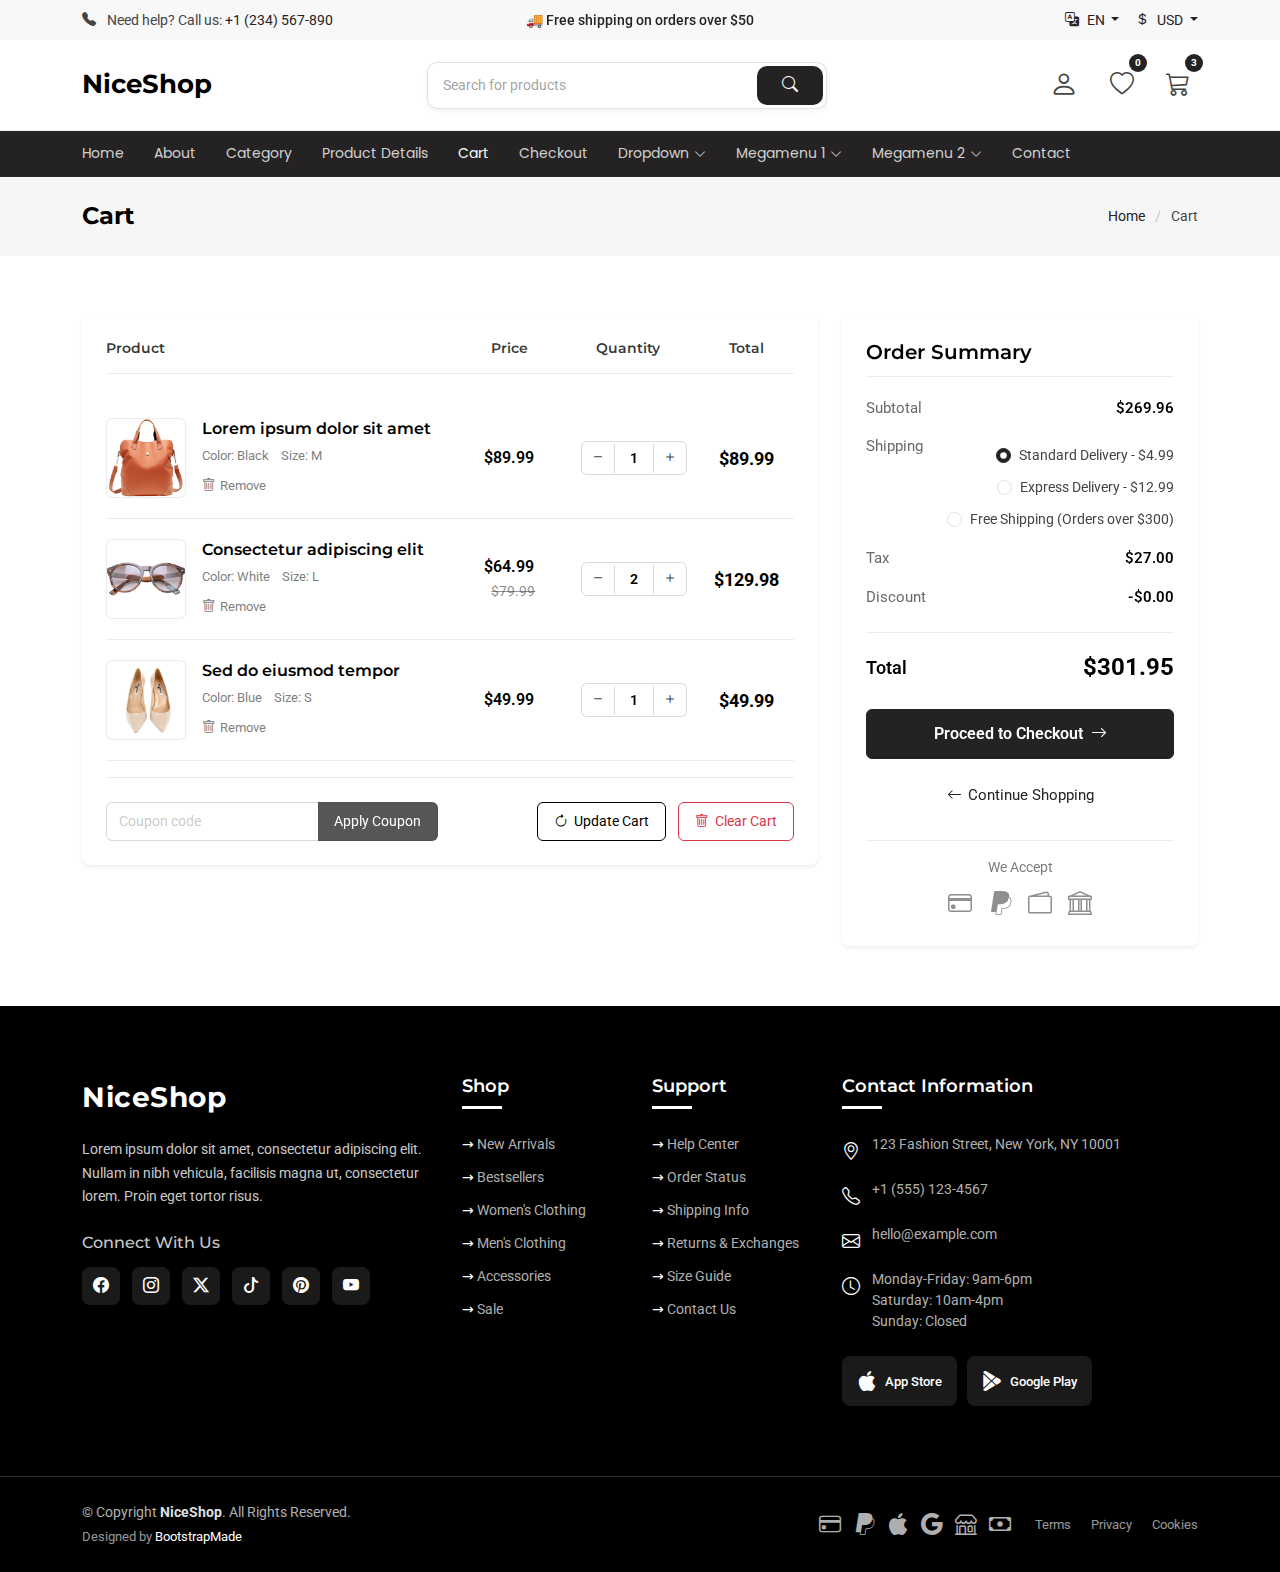
<file: apps/shop/static/shop/cart.html>
<!DOCTYPE html>
<html lang="en">

<head>
  <meta charset="utf-8">
  <meta content="width=device-width, initial-scale=1.0" name="viewport">
  <title>Cart - NiceShop Bootstrap Template</title>
  <meta name="description" content="">
  <meta name="keywords" content="">

  <!-- Favicons -->
  <link href="assets/img/favicon.png" rel="icon">
  <link href="assets/img/apple-touch-icon.png" rel="apple-touch-icon">

  <!-- Fonts -->
  <link href="https://fonts.googleapis.com" rel="preconnect">
  <link href="https://fonts.gstatic.com" rel="preconnect" crossorigin>
  <link href="https://fonts.googleapis.com/css2?family=Roboto:ital,wght@0,100;0,300;0,400;0,500;0,700;0,900;1,100;1,300;1,400;1,500;1,700;1,900&family=Montserrat:ital,wght@0,100;0,200;0,300;0,400;0,500;0,600;0,700;0,800;0,900;1,100;1,200;1,300;1,400;1,500;1,600;1,700;1,800;1,900&family=Poppins:ital,wght@0,100;0,200;0,300;0,400;0,500;0,600;0,700;0,800;0,900;1,100;1,200;1,300;1,400;1,500;1,600;1,700;1,800;1,900&display=swap" rel="stylesheet">

  <!-- Vendor CSS Files -->
  <link href="assets/vendor/bootstrap/css/bootstrap.min.css" rel="stylesheet">
  <link href="assets/vendor/bootstrap-icons/bootstrap-icons.css" rel="stylesheet">
  <link href="assets/vendor/swiper/swiper-bundle.min.css" rel="stylesheet">
  <link href="assets/vendor/aos/aos.css" rel="stylesheet">
  <link href="assets/vendor/glightbox/css/glightbox.min.css" rel="stylesheet">
  <link href="assets/vendor/drift-zoom/drift-basic.css" rel="stylesheet">

  <!-- Main CSS File -->
  <link href="assets/css/main.css" rel="stylesheet">

  <!-- =======================================================
  * Template Name: NiceShop
  * Template URL: https://bootstrapmade.com/niceshop-bootstrap-ecommerce-template/
  * Updated: Aug 26 2025 with Bootstrap v5.3.7
  * Author: BootstrapMade.com
  * License: https://bootstrapmade.com/license/
  ======================================================== -->
</head>

<body class="cart-page">

  <header id="header" class="header sticky-top">
    <!-- Top Bar -->
    <div class="top-bar py-2">
      <div class="container-fluid container-xl">
        <div class="row align-items-center">
          <div class="col-lg-4 d-none d-lg-flex">
            <div class="top-bar-item">
              <i class="bi bi-telephone-fill me-2"></i>
              <span>Need help? Call us: </span>
              <a href="tel:+1234567890">+1 (234) 567-890</a>
            </div>
          </div>

          <div class="col-lg-4 col-md-12 text-center">
            <div class="announcement-slider swiper init-swiper">
              <script type="application/json" class="swiper-config">
                {
                  "loop": true,
                  "speed": 600,
                  "autoplay": {
                    "delay": 5000
                  },
                  "slidesPerView": 1,
                  "direction": "vertical",
                  "effect": "slide"
                }
              </script>
              <div class="swiper-wrapper">
                <div class="swiper-slide">🚚 Free shipping on orders over $50</div>
                <div class="swiper-slide">💰 30 days money back guarantee.</div>
                <div class="swiper-slide">🎁 20% off on your first order</div>
              </div>
            </div>
          </div>

          <div class="col-lg-4 d-none d-lg-block">
            <div class="d-flex justify-content-end">
              <div class="top-bar-item dropdown me-3">
                <a href="#" class="dropdown-toggle" data-bs-toggle="dropdown">
                  <i class="bi bi-translate me-2"></i>EN
                </a>
                <ul class="dropdown-menu">
                  <li><a class="dropdown-item" href="#"><i class="bi bi-check2 me-2 selected-icon"></i>English</a></li>
                  <li><a class="dropdown-item" href="#">Español</a></li>
                  <li><a class="dropdown-item" href="#">Français</a></li>
                  <li><a class="dropdown-item" href="#">Deutsch</a></li>
                </ul>
              </div>
              <div class="top-bar-item dropdown">
                <a href="#" class="dropdown-toggle" data-bs-toggle="dropdown">
                  <i class="bi bi-currency-dollar me-2"></i>USD
                </a>
                <ul class="dropdown-menu">
                  <li><a class="dropdown-item" href="#"><i class="bi bi-check2 me-2 selected-icon"></i>USD</a></li>
                  <li><a class="dropdown-item" href="#">EUR</a></li>
                  <li><a class="dropdown-item" href="#">GBP</a></li>
                </ul>
              </div>
            </div>
          </div>
        </div>
      </div>
    </div>

    <!-- Main Header -->
    <div class="main-header">
      <div class="container-fluid container-xl">
        <div class="d-flex py-3 align-items-center justify-content-between">

          <!-- Logo -->
          <a href="index.html" class="logo d-flex align-items-center">
            <!-- Uncomment the line below if you also wish to use an image logo -->
            <!-- <img src="assets/img/logo.webp" alt=""> -->
            <h1 class="sitename">NiceShop</h1>
          </a>

          <!-- Search -->
          <form class="search-form desktop-search-form">
            <div class="input-group">
              <input type="text" class="form-control" placeholder="Search for products">
              <button class="btn" type="submit">
                <i class="bi bi-search"></i>
              </button>
            </div>
          </form>

          <!-- Actions -->
          <div class="header-actions d-flex align-items-center justify-content-end">

            <!-- Mobile Search Toggle -->
            <button class="header-action-btn mobile-search-toggle d-xl-none" type="button" data-bs-toggle="collapse" data-bs-target="#mobileSearch" aria-expanded="false" aria-controls="mobileSearch">
              <i class="bi bi-search"></i>
            </button>

            <!-- Account -->
            <div class="dropdown account-dropdown">
              <button class="header-action-btn" data-bs-toggle="dropdown">
                <i class="bi bi-person"></i>
              </button>
              <div class="dropdown-menu">
                <div class="dropdown-header">
                  <h6>Welcome to <span class="sitename">FashionStore</span></h6>
                  <p class="mb-0">Access account &amp; manage orders</p>
                </div>
                <div class="dropdown-body">
                  <a class="dropdown-item d-flex align-items-center" href="account.html">
                    <i class="bi bi-person-circle me-2"></i>
                    <span>My Profile</span>
                  </a>
                  <a class="dropdown-item d-flex align-items-center" href="account.html">
                    <i class="bi bi-bag-check me-2"></i>
                    <span>My Orders</span>
                  </a>
                  <a class="dropdown-item d-flex align-items-center" href="account.html">
                    <i class="bi bi-heart me-2"></i>
                    <span>My Wishlist</span>
                  </a>
                  <a class="dropdown-item d-flex align-items-center" href="account.html">
                    <i class="bi bi-gear me-2"></i>
                    <span>Settings</span>
                  </a>
                </div>
                <div class="dropdown-footer">
                  <a href="register.html" class="btn btn-primary w-100 mb-2">Sign In</a>
                  <a href="login.html" class="btn btn-outline-primary w-100">Register</a>
                </div>
              </div>
            </div>

            <!-- Wishlist -->
            <a href="account.html" class="header-action-btn d-none d-md-block">
              <i class="bi bi-heart"></i>
              <span class="badge">0</span>
            </a>

            <!-- Cart -->
            <a href="cart.html" class="header-action-btn">
              <i class="bi bi-cart3"></i>
              <span class="badge">3</span>
            </a>

            <!-- Mobile Navigation Toggle -->
            <i class="mobile-nav-toggle d-xl-none bi bi-list me-0"></i>

          </div>
        </div>
      </div>
    </div>

    <!-- Navigation -->
    <div class="header-nav">
      <div class="container-fluid container-xl position-relative">
        <nav id="navmenu" class="navmenu">
          <ul>
            <li><a href="index.html">Home</a></li>
            <li><a href="about.html">About</a></li>
            <li><a href="category.html">Category</a></li>
            <li><a href="product-details.html">Product Details</a></li>
            <li><a href="cart.html" class="active">Cart</a></li>
            <li><a href="checkout.html">Checkout</a></li>
            <li class="dropdown"><a href="#"><span>Dropdown</span> <i class="bi bi-chevron-down toggle-dropdown"></i></a>
              <ul>
                <li><a href="#">Dropdown 1</a></li>
                <li class="dropdown"><a href="#"><span>Deep Dropdown</span> <i class="bi bi-chevron-down toggle-dropdown"></i></a>
                  <ul>
                    <li><a href="#">Deep Dropdown 1</a></li>
                    <li><a href="#">Deep Dropdown 2</a></li>
                    <li><a href="#">Deep Dropdown 3</a></li>
                    <li><a href="#">Deep Dropdown 4</a></li>
                    <li><a href="#">Deep Dropdown 5</a></li>
                  </ul>
                </li>
                <li><a href="#">Dropdown 2</a></li>
                <li><a href="#">Dropdown 3</a></li>
                <li><a href="#">Dropdown 4</a></li>
              </ul>
            </li>

            <!-- Products Mega Menu 1 -->
            <li class="products-megamenu-1"><a href="#"><span>Megamenu 1</span> <i class="bi bi-chevron-down toggle-dropdown"></i></a>

              <!-- Products Mega Menu 1 Mobile View -->
              <ul class="mobile-megamenu">

                <li><a href="#">Featured Products</a></li>
                <li><a href="#">New Arrivals</a></li>
                <li><a href="#">Sale Items</a></li>

                <li class="dropdown"><a href="#"><span>Clothing</span> <i class="bi bi-chevron-down toggle-dropdown"></i></a>
                  <ul>
                    <li><a href="#">Men's Wear</a></li>
                    <li><a href="#">Women's Wear</a></li>
                    <li><a href="#">Kids Collection</a></li>
                    <li><a href="#">Sportswear</a></li>
                    <li><a href="#">Accessories</a></li>
                  </ul>
                </li>

                <li class="dropdown"><a href="#"><span>Electronics</span> <i class="bi bi-chevron-down toggle-dropdown"></i></a>
                  <ul>
                    <li><a href="#">Smartphones</a></li>
                    <li><a href="#">Laptops</a></li>
                    <li><a href="#">Audio Devices</a></li>
                    <li><a href="#">Smart Home</a></li>
                    <li><a href="#">Accessories</a></li>
                  </ul>
                </li>

                <li class="dropdown"><a href="#"><span>Home &amp; Living</span> <i class="bi bi-chevron-down toggle-dropdown"></i></a>
                  <ul>
                    <li><a href="#">Furniture</a></li>
                    <li><a href="#">Decor</a></li>
                    <li><a href="#">Kitchen</a></li>
                    <li><a href="#">Bedding</a></li>
                    <li><a href="#">Lighting</a></li>
                  </ul>
                </li>

                <li class="dropdown"><a href="#"><span>Beauty</span> <i class="bi bi-chevron-down toggle-dropdown"></i></a>
                  <ul>
                    <li><a href="#">Skincare</a></li>
                    <li><a href="#">Makeup</a></li>
                    <li><a href="#">Haircare</a></li>
                    <li><a href="#">Fragrances</a></li>
                    <li><a href="#">Personal Care</a></li>
                  </ul>
                </li>

              </ul><!-- End Products Mega Menu 1 Mobile View -->

              <!-- Products Mega Menu 1 Desktop View -->
              <div class="desktop-megamenu">

                <div class="megamenu-tabs">
                  <ul class="nav nav-tabs" id="productMegaMenuTabs" role="tablist">
                    <li class="nav-item" role="presentation">
                      <button class="nav-link active" id="featured-tab" data-bs-toggle="tab" data-bs-target="#featured-content-1862" type="button" aria-selected="true" role="tab">Featured</button>
                    </li>
                    <li class="nav-item" role="presentation">
                      <button class="nav-link" id="new-tab" data-bs-toggle="tab" data-bs-target="#new-content-1862" type="button" aria-selected="false" tabindex="-1" role="tab">New Arrivals</button>
                    </li>
                    <li class="nav-item" role="presentation">
                      <button class="nav-link" id="sale-tab" data-bs-toggle="tab" data-bs-target="#sale-content-1862" type="button" aria-selected="false" tabindex="-1" role="tab">Sale</button>
                    </li>
                    <li class="nav-item" role="presentation">
                      <button class="nav-link" id="category-tab" data-bs-toggle="tab" data-bs-target="#category-content-1862" type="button" aria-selected="false" tabindex="-1" role="tab">Categories</button>
                    </li>
                  </ul>
                </div>

                <!-- Tabs Content -->
                <div class="megamenu-content tab-content">

                  <!-- Featured Tab -->
                  <div class="tab-pane fade show active" id="featured-content-1862" role="tabpanel" aria-labelledby="featured-tab">
                    <div class="product-grid">
                      <div class="product-card">
                        <div class="product-image">
                          <img src="assets/img/product/product-1.webp" alt="Featured Product" loading="lazy">
                        </div>
                        <div class="product-info">
                          <h5>Premium Headphones</h5>
                          <p class="price">$129.99</p>
                          <a href="#" class="btn-view">View Product</a>
                        </div>
                      </div>
                      <div class="product-card">
                        <div class="product-image">
                          <img src="assets/img/product/product-2.webp" alt="Featured Product" loading="lazy">
                        </div>
                        <div class="product-info">
                          <h5>Smart Watch</h5>
                          <p class="price">$199.99</p>
                          <a href="#" class="btn-view">View Product</a>
                        </div>
                      </div>
                      <div class="product-card">
                        <div class="product-image">
                          <img src="assets/img/product/product-3.webp" alt="Featured Product" loading="lazy">
                        </div>
                        <div class="product-info">
                          <h5>Wireless Earbuds</h5>
                          <p class="price">$89.99</p>
                          <a href="#" class="btn-view">View Product</a>
                        </div>
                      </div>
                      <div class="product-card">
                        <div class="product-image">
                          <img src="assets/img/product/product-4.webp" alt="Featured Product" loading="lazy">
                        </div>
                        <div class="product-info">
                          <h5>Bluetooth Speaker</h5>
                          <p class="price">$79.99</p>
                          <a href="#" class="btn-view">View Product</a>
                        </div>
                      </div>
                    </div>
                  </div>

                  <!-- New Arrivals Tab -->
                  <div class="tab-pane fade" id="new-content-1862" role="tabpanel" aria-labelledby="new-tab">
                    <div class="product-grid">
                      <div class="product-card">
                        <div class="product-image">
                          <img src="assets/img/product/product-5.webp" alt="New Arrival" loading="lazy">
                          <span class="badge-new">New</span>
                        </div>
                        <div class="product-info">
                          <h5>Fitness Tracker</h5>
                          <p class="price">$69.99</p>
                          <a href="#" class="btn-view">View Product</a>
                        </div>
                      </div>
                      <div class="product-card">
                        <div class="product-image">
                          <img src="assets/img/product/product-6.webp" alt="New Arrival" loading="lazy">
                          <span class="badge-new">New</span>
                        </div>
                        <div class="product-info">
                          <h5>Wireless Charger</h5>
                          <p class="price">$39.99</p>
                          <a href="#" class="btn-view">View Product</a>
                        </div>
                      </div>
                      <div class="product-card">
                        <div class="product-image">
                          <img src="assets/img/product/product-7.webp" alt="New Arrival" loading="lazy">
                          <span class="badge-new">New</span>
                        </div>
                        <div class="product-info">
                          <h5>Smart Bulb Set</h5>
                          <p class="price">$49.99</p>
                          <a href="#" class="btn-view">View Product</a>
                        </div>
                      </div>
                      <div class="product-card">
                        <div class="product-image">
                          <img src="assets/img/product/product-8.webp" alt="New Arrival" loading="lazy">
                          <span class="badge-new">New</span>
                        </div>
                        <div class="product-info">
                          <h5>Portable Power Bank</h5>
                          <p class="price">$59.99</p>
                          <a href="#" class="btn-view">View Product</a>
                        </div>
                      </div>
                    </div>
                  </div>

                  <!-- Sale Tab -->
                  <div class="tab-pane fade" id="sale-content-1862" role="tabpanel" aria-labelledby="sale-tab">
                    <div class="product-grid">
                      <div class="product-card">
                        <div class="product-image">
                          <img src="assets/img/product/product-9.webp" alt="Sale Product" loading="lazy">
                          <span class="badge-sale">-30%</span>
                        </div>
                        <div class="product-info">
                          <h5>Wireless Keyboard</h5>
                          <p class="price"><span class="original-price">$89.99</span> $62.99</p>
                          <a href="#" class="btn-view">View Product</a>
                        </div>
                      </div>
                      <div class="product-card">
                        <div class="product-image">
                          <img src="assets/img/product/product-10.webp" alt="Sale Product" loading="lazy">
                          <span class="badge-sale">-25%</span>
                        </div>
                        <div class="product-info">
                          <h5>Gaming Mouse</h5>
                          <p class="price"><span class="original-price">$59.99</span> $44.99</p>
                          <a href="#" class="btn-view">View Product</a>
                        </div>
                      </div>
                      <div class="product-card">
                        <div class="product-image">
                          <img src="assets/img/product/product-11.webp" alt="Sale Product" loading="lazy">
                          <span class="badge-sale">-40%</span>
                        </div>
                        <div class="product-info">
                          <h5>Desk Lamp</h5>
                          <p class="price"><span class="original-price">$49.99</span> $29.99</p>
                          <a href="#" class="btn-view">View Product</a>
                        </div>
                      </div>
                      <div class="product-card">
                        <div class="product-image">
                          <img src="assets/img/product/product-12.webp" alt="Sale Product" loading="lazy">
                          <span class="badge-sale">-20%</span>
                        </div>
                        <div class="product-info">
                          <h5>USB-C Hub</h5>
                          <p class="price"><span class="original-price">$39.99</span> $31.99</p>
                          <a href="#" class="btn-view">View Product</a>
                        </div>
                      </div>
                    </div>
                  </div>

                  <!-- Categories Tab -->
                  <div class="tab-pane fade" id="category-content-1862" role="tabpanel" aria-labelledby="category-tab">
                    <div class="category-grid">
                      <div class="category-column">
                        <h4>Clothing</h4>
                        <ul>
                          <li><a href="#">Men's Wear</a></li>
                          <li><a href="#">Women's Wear</a></li>
                          <li><a href="#">Kids Collection</a></li>
                          <li><a href="#">Sportswear</a></li>
                          <li><a href="#">Accessories</a></li>
                        </ul>
                      </div>
                      <div class="category-column">
                        <h4>Electronics</h4>
                        <ul>
                          <li><a href="#">Smartphones</a></li>
                          <li><a href="#">Laptops</a></li>
                          <li><a href="#">Audio Devices</a></li>
                          <li><a href="#">Smart Home</a></li>
                          <li><a href="#">Accessories</a></li>
                        </ul>
                      </div>
                      <div class="category-column">
                        <h4>Home &amp; Living</h4>
                        <ul>
                          <li><a href="#">Furniture</a></li>
                          <li><a href="#">Decor</a></li>
                          <li><a href="#">Kitchen</a></li>
                          <li><a href="#">Bedding</a></li>
                          <li><a href="#">Lighting</a></li>
                        </ul>
                      </div>
                      <div class="category-column">
                        <h4>Beauty</h4>
                        <ul>
                          <li><a href="#">Skincare</a></li>
                          <li><a href="#">Makeup</a></li>
                          <li><a href="#">Haircare</a></li>
                          <li><a href="#">Fragrances</a></li>
                          <li><a href="#">Personal Care</a></li>
                        </ul>
                      </div>
                    </div>
                  </div>

                </div>

              </div><!-- End Products Mega Menu 1 Desktop View -->

            </li><!-- End Products Mega Menu 1 -->
            <!-- Products Mega Menu 2 -->
            <li class="products-megamenu-2"><a href="#"><span>Megamenu 2</span> <i class="bi bi-chevron-down toggle-dropdown"></i></a>

              <!-- Products Mega Menu 2 Mobile View -->
              <ul class="mobile-megamenu">

                <li><a href="#">Women</a></li>
                <li><a href="#">Men</a></li>
                <li><a href="#">Kids'</a></li>

                <li class="dropdown"><a href="#"><span>Clothing</span> <i class="bi bi-chevron-down toggle-dropdown"></i></a>
                  <ul>
                    <li><a href="#">Shirts &amp; Tops</a></li>
                    <li><a href="#">Coats &amp; Outerwear</a></li>
                    <li><a href="#">Underwear</a></li>
                    <li><a href="#">Sweatshirts</a></li>
                    <li><a href="#">Dresses</a></li>
                    <li><a href="#">Swimwear</a></li>
                  </ul>
                </li>

                <li class="dropdown"><a href="#"><span>Shoes</span> <i class="bi bi-chevron-down toggle-dropdown"></i></a>
                  <ul>
                    <li><a href="#">Boots</a></li>
                    <li><a href="#">Sandals</a></li>
                    <li><a href="#">Heels</a></li>
                    <li><a href="#">Loafers</a></li>
                    <li><a href="#">Slippers</a></li>
                    <li><a href="#">Oxfords</a></li>
                  </ul>
                </li>

                <li class="dropdown"><a href="#"><span>Accessories</span> <i class="bi bi-chevron-down toggle-dropdown"></i></a>
                  <ul>
                    <li><a href="#">Handbags</a></li>
                    <li><a href="#">Eyewear</a></li>
                    <li><a href="#">Hats</a></li>
                    <li><a href="#">Watches</a></li>
                    <li><a href="#">Jewelry</a></li>
                    <li><a href="#">Belts</a></li>
                  </ul>
                </li>

                <li class="dropdown"><a href="#"><span>Specialty Sizes</span> <i class="bi bi-chevron-down toggle-dropdown"></i></a>
                  <ul>
                    <li><a href="#">Plus Size</a></li>
                    <li><a href="#">Petite</a></li>
                    <li><a href="#">Wide Shoes</a></li>
                    <li><a href="#">Narrow Shoes</a></li>
                  </ul>
                </li>

              </ul><!-- End Products Mega Menu 2 Mobile View -->

              <!-- Products Mega Menu 2 Desktop View -->
              <div class="desktop-megamenu">

                <div class="megamenu-tabs">
                  <ul class="nav nav-tabs" role="tablist">
                    <li class="nav-item" role="presentation">
                      <button class="nav-link active" id="womens-tab" data-bs-toggle="tab" data-bs-target="#womens-content-1883" type="button" aria-selected="true" role="tab">WOMEN</button>
                    </li>
                    <li class="nav-item" role="presentation">
                      <button class="nav-link" id="mens-tab" data-bs-toggle="tab" data-bs-target="#mens-content-1883" type="button" aria-selected="false" tabindex="-1" role="tab">MEN</button>
                    </li>
                    <li class="nav-item" role="presentation">
                      <button class="nav-link" id="kids-tab" data-bs-toggle="tab" data-bs-target="#kids-content-1883" type="button" aria-selected="false" tabindex="-1" role="tab">KIDS</button>
                    </li>
                  </ul>
                </div>

                <!-- Tabs Content -->
                <div class="megamenu-content tab-content">

                  <!-- Women Tab -->
                  <div class="tab-pane fade show active" id="womens-content-1883" role="tabpanel" aria-labelledby="womens-tab">
                    <div class="category-layout">
                      <div class="categories-section">
                        <div class="category-headers">
                          <h4>Clothing</h4>
                          <h4>Shoes</h4>
                          <h4>Accessories</h4>
                          <h4>Specialty Sizes</h4>
                        </div>

                        <div class="category-links">
                          <div class="link-row">
                            <a href="#">Shirts &amp; Tops</a>
                            <a href="#">Boots</a>
                            <a href="#">Handbags</a>
                            <a href="#">Plus Size</a>
                          </div>
                          <div class="link-row">
                            <a href="#">Coats &amp; Outerwear</a>
                            <a href="#">Sandals</a>
                            <a href="#">Eyewear</a>
                            <a href="#">Petite</a>
                          </div>
                          <div class="link-row">
                            <a href="#">Underwear</a>
                            <a href="#">Heels</a>
                            <a href="#">Hats</a>
                            <a href="#">Wide Shoes</a>
                          </div>
                          <div class="link-row">
                            <a href="#">Sweatshirts</a>
                            <a href="#">Loafers</a>
                            <a href="#">Watches</a>
                            <a href="#">Narrow Shoes</a>
                          </div>
                          <div class="link-row">
                            <a href="#">Dresses</a>
                            <a href="#">Slippers</a>
                            <a href="#">Jewelry</a>
                            <a href="#"></a>
                          </div>
                          <div class="link-row">
                            <a href="#">Swimwear</a>
                            <a href="#">Oxfords</a>
                            <a href="#">Belts</a>
                            <a href="#"></a>
                          </div>
                          <div class="link-row">
                            <a href="#">View all</a>
                            <a href="#">View all</a>
                            <a href="#">View all</a>
                            <a href="#"></a>
                          </div>
                        </div>
                      </div>
                      <div class="featured-section">
                        <div class="featured-image">
                          <img src="assets/img/product/product-f-1.webp" alt="Women's Heels Collection">
                          <div class="featured-content">
                            <h3>Women's<br>Bags<br>Collection</h3>
                            <a href="#" class="btn-shop">Shop now</a>
                          </div>
                        </div>
                      </div>
                    </div>
                  </div>

                  <!-- Men Tab -->
                  <div class="tab-pane fade" id="mens-content-1883" role="tabpanel" aria-labelledby="mens-tab">
                    <div class="category-layout">
                      <div class="categories-section">
                        <div class="category-headers">
                          <h4>Clothing</h4>
                          <h4>Shoes</h4>
                          <h4>Accessories</h4>
                          <h4>Specialty Sizes</h4>
                        </div>

                        <div class="category-links">
                          <div class="link-row">
                            <a href="#">Shirts &amp; Polos</a>
                            <a href="#">Sneakers</a>
                            <a href="#">Watches</a>
                            <a href="#">Big &amp; Tall</a>
                          </div>
                          <div class="link-row">
                            <a href="#">Jackets &amp; Coats</a>
                            <a href="#">Boots</a>
                            <a href="#">Belts</a>
                            <a href="#">Slim Fit</a>
                          </div>
                          <div class="link-row">
                            <a href="#">Underwear</a>
                            <a href="#">Loafers</a>
                            <a href="#">Ties</a>
                            <a href="#">Wide Shoes</a>
                          </div>
                          <div class="link-row">
                            <a href="#">Hoodies</a>
                            <a href="#">Dress Shoes</a>
                            <a href="#">Wallets</a>
                            <a href="#">Extended Sizes</a>
                          </div>
                          <div class="link-row">
                            <a href="#">Suits</a>
                            <a href="#">Sandals</a>
                            <a href="#">Sunglasses</a>
                            <a href="#"></a>
                          </div>
                          <div class="link-row">
                            <a href="#">Activewear</a>
                            <a href="#">Slippers</a>
                            <a href="#">Hats</a>
                            <a href="#"></a>
                          </div>
                          <div class="link-row">
                            <a href="#">View all</a>
                            <a href="#">View all</a>
                            <a href="#">View all</a>
                            <a href="#"></a>
                          </div>
                        </div>
                      </div>
                      <div class="featured-section">
                        <div class="featured-image">
                          <img src="assets/img/product/product-m-4.webp" alt="Men's Footwear Collection">
                          <div class="featured-content">
                            <h3>Men's<br>Footwear<br>Collection</h3>
                            <a href="#" class="btn-shop">Shop now</a>
                          </div>
                        </div>
                      </div>
                    </div>
                  </div>

                  <!-- Kids Tab -->
                  <div class="tab-pane fade" id="kids-content-1883" role="tabpanel" aria-labelledby="kids-tab">
                    <div class="category-layout">
                      <div class="categories-section">
                        <div class="category-headers">
                          <h4>Clothing</h4>
                          <h4>Shoes</h4>
                          <h4>Accessories</h4>
                          <h4>By Age</h4>
                        </div>

                        <div class="category-links">
                          <div class="link-row">
                            <a href="#">T-shirts &amp; Tops</a>
                            <a href="#">Sneakers</a>
                            <a href="#">Backpacks</a>
                            <a href="#">Babies (0-24 months)</a>
                          </div>
                          <div class="link-row">
                            <a href="#">Outerwear</a>
                            <a href="#">Boots</a>
                            <a href="#">Hats &amp; Caps</a>
                            <a href="#">Toddlers (2-4 years)</a>
                          </div>
                          <div class="link-row">
                            <a href="#">Pajamas</a>
                            <a href="#">Sandals</a>
                            <a href="#">Socks</a>
                            <a href="#">Kids (4-7 years)</a>
                          </div>
                          <div class="link-row">
                            <a href="#">Sweatshirts</a>
                            <a href="#">Slippers</a>
                            <a href="#">Gloves</a>
                            <a href="#">Older Kids (8-14 years)</a>
                          </div>
                          <div class="link-row">
                            <a href="#">Dresses</a>
                            <a href="#">School Shoes</a>
                            <a href="#">Scarves</a>
                            <a href="#"></a>
                          </div>
                          <div class="link-row">
                            <a href="#">Swimwear</a>
                            <a href="#">Sports Shoes</a>
                            <a href="#">Hair Accessories</a>
                            <a href="#"></a>
                          </div>
                          <div class="link-row">
                            <a href="#">View all</a>
                            <a href="#">View all</a>
                            <a href="#">View all</a>
                            <a href="#"></a>
                          </div>
                        </div>
                      </div>
                      <div class="featured-section">
                        <div class="featured-image">
                          <img src="assets/img/product/product-9.webp" alt="Kids' New Arrivals">
                          <div class="featured-content">
                            <h3>Kids<br>New<br>Arrivals</h3>
                            <a href="#" class="btn-shop">Shop now</a>
                          </div>
                        </div>
                      </div>
                    </div>
                  </div>

                </div>

              </div><!-- End Products Mega Menu 2 Desktop View -->

            </li><!-- End Products Mega Menu 2 -->

            <li><a href="contact.html">Contact</a></li>

          </ul>
        </nav>
      </div>
    </div>

    <!-- Mobile Search Form -->
    <div class="collapse" id="mobileSearch">
      <div class="container">
        <form class="search-form">
          <div class="input-group">
            <input type="text" class="form-control" placeholder="Search for products">
            <button class="btn" type="submit">
              <i class="bi bi-search"></i>
            </button>
          </div>
        </form>
      </div>
    </div>

  </header>

  <main class="main">

    <!-- Page Title -->
    <div class="page-title light-background">
      <div class="container d-lg-flex justify-content-between align-items-center">
        <h1 class="mb-2 mb-lg-0">Cart</h1>
        <nav class="breadcrumbs">
          <ol>
            <li><a href="index.html">Home</a></li>
            <li class="current">Cart</li>
          </ol>
        </nav>
      </div>
    </div><!-- End Page Title -->

    <!-- Cart Section -->
    <section id="cart" class="cart section">

      <div class="container" data-aos="fade-up" data-aos-delay="100">

        <div class="row">
          <div class="col-lg-8" data-aos="fade-up" data-aos-delay="200">
            <div class="cart-items">
              <div class="cart-header d-none d-lg-block">
                <div class="row align-items-center">
                  <div class="col-lg-6">
                    <h5>Product</h5>
                  </div>
                  <div class="col-lg-2 text-center">
                    <h5>Price</h5>
                  </div>
                  <div class="col-lg-2 text-center">
                    <h5>Quantity</h5>
                  </div>
                  <div class="col-lg-2 text-center">
                    <h5>Total</h5>
                  </div>
                </div>
              </div>

              <!-- Cart Item 1 -->
              <div class="cart-item">
                <div class="row align-items-center">
                  <div class="col-lg-6 col-12 mt-3 mt-lg-0 mb-lg-0 mb-3">
                    <div class="product-info d-flex align-items-center">
                      <div class="product-image">
                        <img src="assets/img/product/product-1.webp" alt="Product" class="img-fluid" loading="lazy">
                      </div>
                      <div class="product-details">
                        <h6 class="product-title">Lorem ipsum dolor sit amet</h6>
                        <div class="product-meta">
                          <span class="product-color">Color: Black</span>
                          <span class="product-size">Size: M</span>
                        </div>
                        <button class="remove-item" type="button">
                          <i class="bi bi-trash"></i> Remove
                        </button>
                      </div>
                    </div>
                  </div>
                  <div class="col-lg-2 col-12 mt-3 mt-lg-0 text-center">
                    <div class="price-tag">
                      <span class="current-price">$89.99</span>
                    </div>
                  </div>
                  <div class="col-lg-2 col-12 mt-3 mt-lg-0 text-center">
                    <div class="quantity-selector">
                      <button class="quantity-btn decrease">
                        <i class="bi bi-dash"></i>
                      </button>
                      <input type="number" class="quantity-input" value="1" min="1" max="10">
                      <button class="quantity-btn increase">
                        <i class="bi bi-plus"></i>
                      </button>
                    </div>
                  </div>
                  <div class="col-lg-2 col-12 mt-3 mt-lg-0 text-center">
                    <div class="item-total">
                      <span>$89.99</span>
                    </div>
                  </div>
                </div>
              </div><!-- End Cart Item -->

              <!-- Cart Item 2 -->
              <div class="cart-item">
                <div class="row align-items-center">
                  <div class="col-lg-6 col-12 mt-3 mt-lg-0 mb-lg-0 mb-3">
                    <div class="product-info d-flex align-items-center">
                      <div class="product-image">
                        <img src="assets/img/product/product-3.webp" alt="Product" class="img-fluid" loading="lazy">
                      </div>
                      <div class="product-details">
                        <h6 class="product-title">Consectetur adipiscing elit</h6>
                        <div class="product-meta">
                          <span class="product-color">Color: White</span>
                          <span class="product-size">Size: L</span>
                        </div>
                        <button class="remove-item" type="button">
                          <i class="bi bi-trash"></i> Remove
                        </button>
                      </div>
                    </div>
                  </div>
                  <div class="col-lg-2 col-12 mt-3 mt-lg-0 text-center">
                    <div class="price-tag">
                      <span class="current-price">$64.99</span>
                      <span class="original-price">$79.99</span>
                    </div>
                  </div>
                  <div class="col-lg-2 col-12 mt-3 mt-lg-0 text-center">
                    <div class="quantity-selector">
                      <button class="quantity-btn decrease">
                        <i class="bi bi-dash"></i>
                      </button>
                      <input type="number" class="quantity-input" value="2" min="1" max="10">
                      <button class="quantity-btn increase">
                        <i class="bi bi-plus"></i>
                      </button>
                    </div>
                  </div>
                  <div class="col-lg-2 col-12 mt-3 mt-lg-0 text-center">
                    <div class="item-total">
                      <span>$129.98</span>
                    </div>
                  </div>
                </div>
              </div><!-- End Cart Item -->

              <!-- Cart Item 3 -->
              <div class="cart-item">
                <div class="row align-items-center">
                  <div class="col-lg-6 col-12 mt-3 mt-lg-0 mb-lg-0 mb-3">
                    <div class="product-info d-flex align-items-center">
                      <div class="product-image">
                        <img src="assets/img/product/product-5.webp" alt="Product" class="img-fluid" loading="lazy">
                      </div>
                      <div class="product-details">
                        <h6 class="product-title">Sed do eiusmod tempor</h6>
                        <div class="product-meta">
                          <span class="product-color">Color: Blue</span>
                          <span class="product-size">Size: S</span>
                        </div>
                        <button class="remove-item" type="button">
                          <i class="bi bi-trash"></i> Remove
                        </button>
                      </div>
                    </div>
                  </div>
                  <div class="col-lg-2 col-12 mt-3 mt-lg-0 text-center">
                    <div class="price-tag">
                      <span class="current-price">$49.99</span>
                    </div>
                  </div>
                  <div class="col-lg-2 col-12 mt-3 mt-lg-0 text-center">
                    <div class="quantity-selector">
                      <button class="quantity-btn decrease">
                        <i class="bi bi-dash"></i>
                      </button>
                      <input type="number" class="quantity-input" value="1" min="1" max="10">
                      <button class="quantity-btn increase">
                        <i class="bi bi-plus"></i>
                      </button>
                    </div>
                  </div>
                  <div class="col-lg-2 col-12 mt-3 mt-lg-0 text-center">
                    <div class="item-total">
                      <span>$49.99</span>
                    </div>
                  </div>
                </div>
              </div><!-- End Cart Item -->

              <div class="cart-actions">
                <div class="row">
                  <div class="col-lg-6 mb-3 mb-lg-0">
                    <div class="coupon-form">
                      <div class="input-group">
                        <input type="text" class="form-control" placeholder="Coupon code">
                        <button class="btn btn-outline-accent" type="button">Apply Coupon</button>
                      </div>
                    </div>
                  </div>
                  <div class="col-lg-6 text-md-end">
                    <button class="btn btn-outline-heading me-2">
                      <i class="bi bi-arrow-clockwise"></i> Update Cart
                    </button>
                    <button class="btn btn-outline-remove">
                      <i class="bi bi-trash"></i> Clear Cart
                    </button>
                  </div>
                </div>
              </div>
            </div>
          </div>

          <div class="col-lg-4 mt-4 mt-lg-0" data-aos="fade-up" data-aos-delay="300">
            <div class="cart-summary">
              <h4 class="summary-title">Order Summary</h4>

              <div class="summary-item">
                <span class="summary-label">Subtotal</span>
                <span class="summary-value">$269.96</span>
              </div>

              <div class="summary-item shipping-item">
                <span class="summary-label">Shipping</span>
                <div class="shipping-options">
                  <div class="form-check text-end">
                    <input class="form-check-input" type="radio" name="shipping" id="standard" checked="">
                    <label class="form-check-label" for="standard">
                      Standard Delivery - $4.99
                    </label>
                  </div>
                  <div class="form-check text-end">
                    <input class="form-check-input" type="radio" name="shipping" id="express">
                    <label class="form-check-label" for="express">
                      Express Delivery - $12.99
                    </label>
                  </div>
                  <div class="form-check text-end">
                    <input class="form-check-input" type="radio" name="shipping" id="free">
                    <label class="form-check-label" for="free">
                      Free Shipping (Orders over $300)
                    </label>
                  </div>
                </div>
              </div>

              <div class="summary-item">
                <span class="summary-label">Tax</span>
                <span class="summary-value">$27.00</span>
              </div>

              <div class="summary-item discount">
                <span class="summary-label">Discount</span>
                <span class="summary-value">-$0.00</span>
              </div>

              <div class="summary-total">
                <span class="summary-label">Total</span>
                <span class="summary-value">$301.95</span>
              </div>

              <div class="checkout-button">
                <a href="#" class="btn btn-accent w-100">
                  Proceed to Checkout <i class="bi bi-arrow-right"></i>
                </a>
              </div>

              <div class="continue-shopping">
                <a href="#" class="btn btn-link w-100">
                  <i class="bi bi-arrow-left"></i> Continue Shopping
                </a>
              </div>

              <div class="payment-methods">
                <p class="payment-title">We Accept</p>
                <div class="payment-icons">
                  <i class="bi bi-credit-card"></i>
                  <i class="bi bi-paypal"></i>
                  <i class="bi bi-wallet2"></i>
                  <i class="bi bi-bank"></i>
                </div>
              </div>
            </div>
          </div>
        </div>

      </div>

    </section><!-- /Cart Section -->

  </main>

  <footer id="footer" class="footer dark-background">
    <div class="footer-main">
      <div class="container">
        <div class="row gy-4">
          <div class="col-lg-4 col-md-6">
            <div class="footer-widget footer-about">
              <a href="index.html" class="logo">
                <span class="sitename">NiceShop</span>
              </a>
              <p>Lorem ipsum dolor sit amet, consectetur adipiscing elit. Nullam in nibh vehicula, facilisis magna ut, consectetur lorem. Proin eget tortor risus.</p>

              <div class="social-links mt-4">
                <h5>Connect With Us</h5>
                <div class="social-icons">
                  <a href="#" aria-label="Facebook"><i class="bi bi-facebook"></i></a>
                  <a href="#" aria-label="Instagram"><i class="bi bi-instagram"></i></a>
                  <a href="#" aria-label="Twitter"><i class="bi bi-twitter-x"></i></a>
                  <a href="#" aria-label="TikTok"><i class="bi bi-tiktok"></i></a>
                  <a href="#" aria-label="Pinterest"><i class="bi bi-pinterest"></i></a>
                  <a href="#" aria-label="YouTube"><i class="bi bi-youtube"></i></a>
                </div>
              </div>
            </div>
          </div>

          <div class="col-lg-2 col-md-6 col-sm-6">
            <div class="footer-widget">
              <h4>Shop</h4>
              <ul class="footer-links">
                <li><a href="category.html">New Arrivals</a></li>
                <li><a href="category.html">Bestsellers</a></li>
                <li><a href="category.html">Women's Clothing</a></li>
                <li><a href="category.html">Men's Clothing</a></li>
                <li><a href="category.html">Accessories</a></li>
                <li><a href="category.html">Sale</a></li>
              </ul>
            </div>
          </div>

          <div class="col-lg-2 col-md-6 col-sm-6">
            <div class="footer-widget">
              <h4>Support</h4>
              <ul class="footer-links">
                <li><a href="support.html">Help Center</a></li>
                <li><a href="account.html">Order Status</a></li>
                <li><a href="shiping-info.html">Shipping Info</a></li>
                <li><a href="return-policy.html">Returns &amp; Exchanges</a></li>
                <li><a href="#">Size Guide</a></li>
                <li><a href="contact.html">Contact Us</a></li>
              </ul>
            </div>
          </div>

          <div class="col-lg-4 col-md-6">
            <div class="footer-widget">
              <h4>Contact Information</h4>
              <div class="footer-contact">
                <div class="contact-item">
                  <i class="bi bi-geo-alt"></i>
                  <span>123 Fashion Street, New York, NY 10001</span>
                </div>
                <div class="contact-item">
                  <i class="bi bi-telephone"></i>
                  <span>+1 (555) 123-4567</span>
                </div>
                <div class="contact-item">
                  <i class="bi bi-envelope"></i>
                  <span>hello@example.com</span>
                </div>
                <div class="contact-item">
                  <i class="bi bi-clock"></i>
                  <span>Monday-Friday: 9am-6pm<br>Saturday: 10am-4pm<br>Sunday: Closed</span>
                </div>
              </div>

              <div class="app-buttons mt-4">
                <a href="#" class="app-btn">
                  <i class="bi bi-apple"></i>
                  <span>App Store</span>
                </a>
                <a href="#" class="app-btn">
                  <i class="bi bi-google-play"></i>
                  <span>Google Play</span>
                </a>
              </div>
            </div>
          </div>
        </div>
      </div>
    </div>

    <div class="footer-bottom">
      <div class="container">
        <div class="row gy-3 align-items-center">
          <div class="col-lg-6 col-md-12">
            <div class="copyright">
              <p>© <span>Copyright</span> <strong class="sitename">NiceShop</strong>. All Rights Reserved.</p>
            </div>
            <div class="credits mt-1">
              <!-- All the links in the footer should remain intact. -->
              <!-- You can delete the links only if you've purchased the pro version. -->
              <!-- Licensing information: https://bootstrapmade.com/license/ -->
              <!-- Purchase the pro version with working PHP/AJAX contact form: [buy-url] -->
              Designed by <a href="https://bootstrapmade.com/">BootstrapMade</a>
            </div>
          </div>

          <div class="col-lg-6 col-md-12">
            <div class="d-flex flex-wrap justify-content-lg-end justify-content-center align-items-center gap-4">
              <div class="payment-methods">
                <div class="payment-icons">
                  <i class="bi bi-credit-card" aria-label="Credit Card"></i>
                  <i class="bi bi-paypal" aria-label="PayPal"></i>
                  <i class="bi bi-apple" aria-label="Apple Pay"></i>
                  <i class="bi bi-google" aria-label="Google Pay"></i>
                  <i class="bi bi-shop" aria-label="Shop Pay"></i>
                  <i class="bi bi-cash" aria-label="Cash on Delivery"></i>
                </div>
              </div>

              <div class="legal-links">
                <a href="tos.html">Terms</a>
                <a href="privacy.html">Privacy</a>
                <a href="tos.html">Cookies</a>
              </div>
            </div>
          </div>
        </div>

      </div>
    </div>
  </footer>

  <!-- Scroll Top -->
  <a href="#" id="scroll-top" class="scroll-top d-flex align-items-center justify-content-center"><i class="bi bi-arrow-up-short"></i></a>

  <!-- Preloader -->
  <div id="preloader"></div>

  <!-- Vendor JS Files -->
  <script src="assets/vendor/bootstrap/js/bootstrap.bundle.min.js"></script>
  <script src="assets/vendor/php-email-form/validate.js"></script>
  <script src="assets/vendor/swiper/swiper-bundle.min.js"></script>
  <script src="assets/vendor/aos/aos.js"></script>
  <script src="assets/vendor/glightbox/js/glightbox.min.js"></script>
  <script src="assets/vendor/drift-zoom/Drift.min.js"></script>
  <script src="assets/vendor/purecounter/purecounter_vanilla.js"></script>

  <!-- Main JS File -->
  <script src="assets/js/main.js"></script>

</body>

</html>
</file>
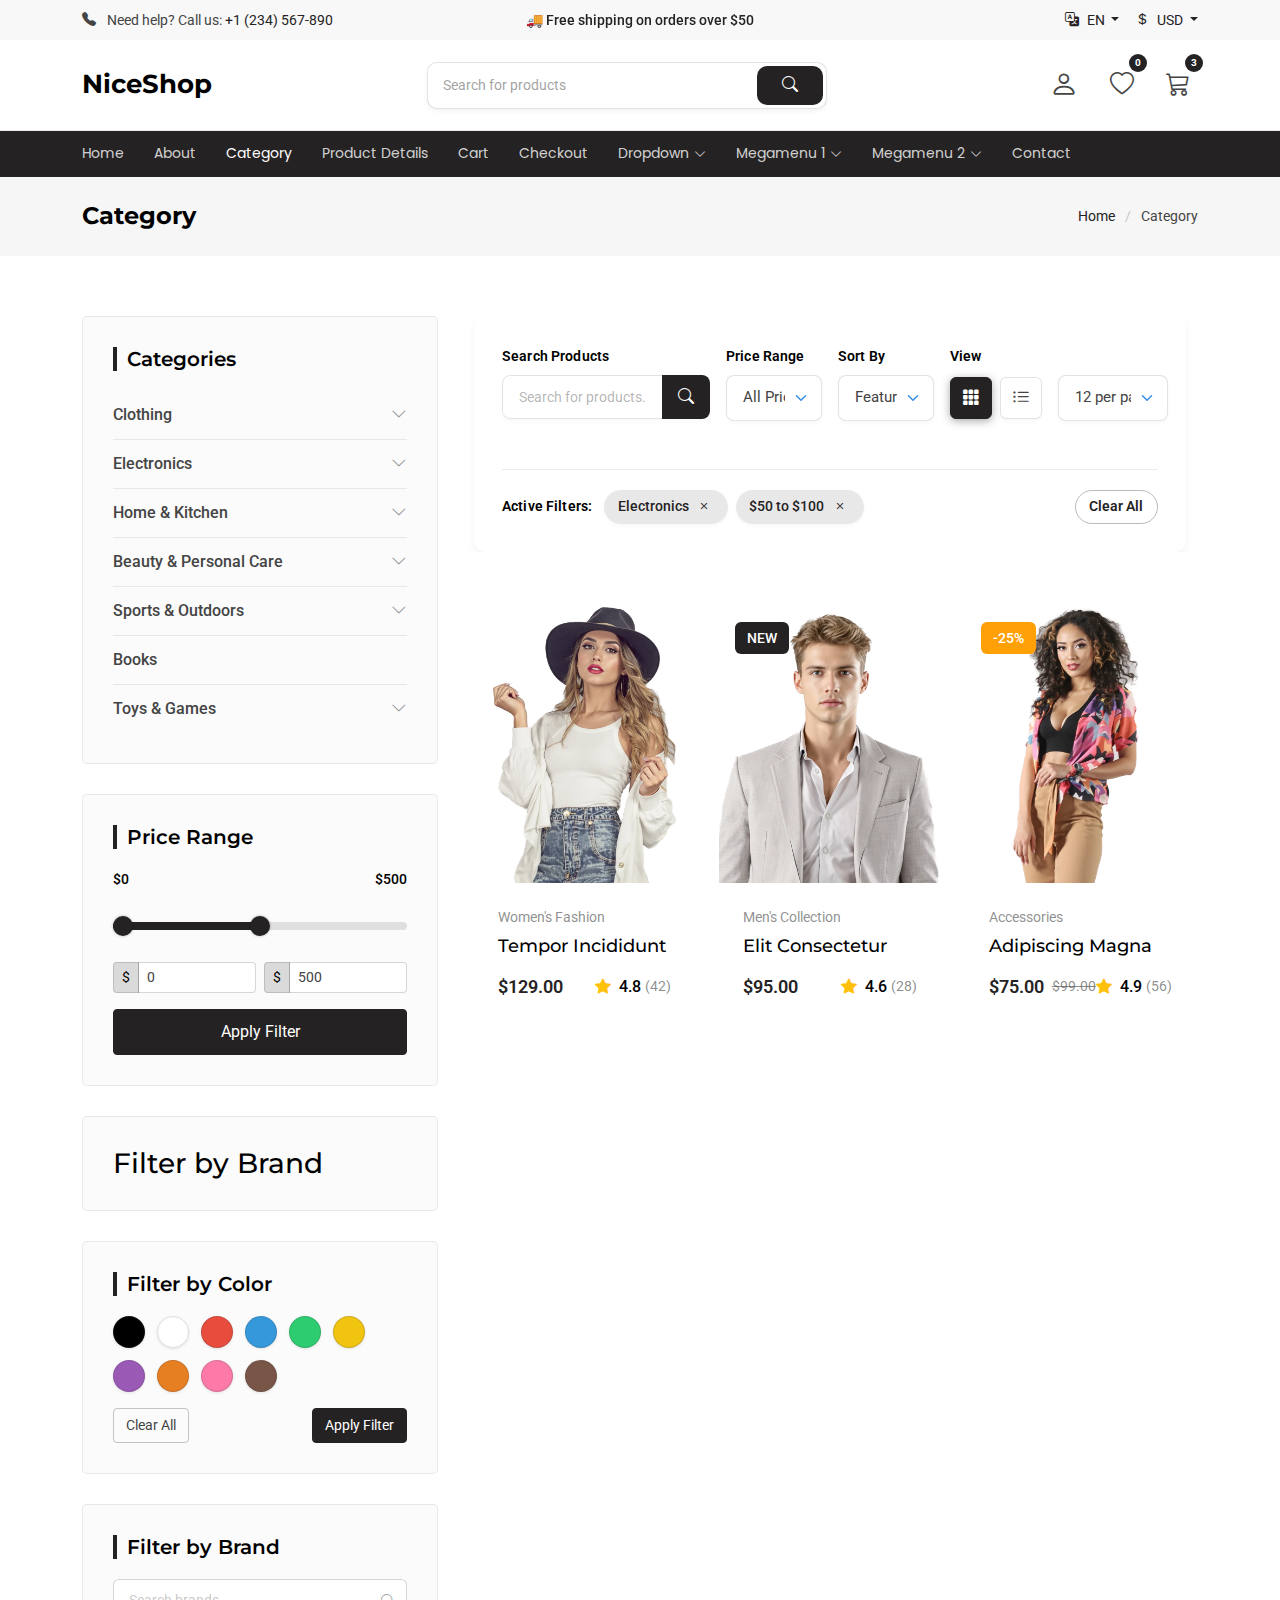
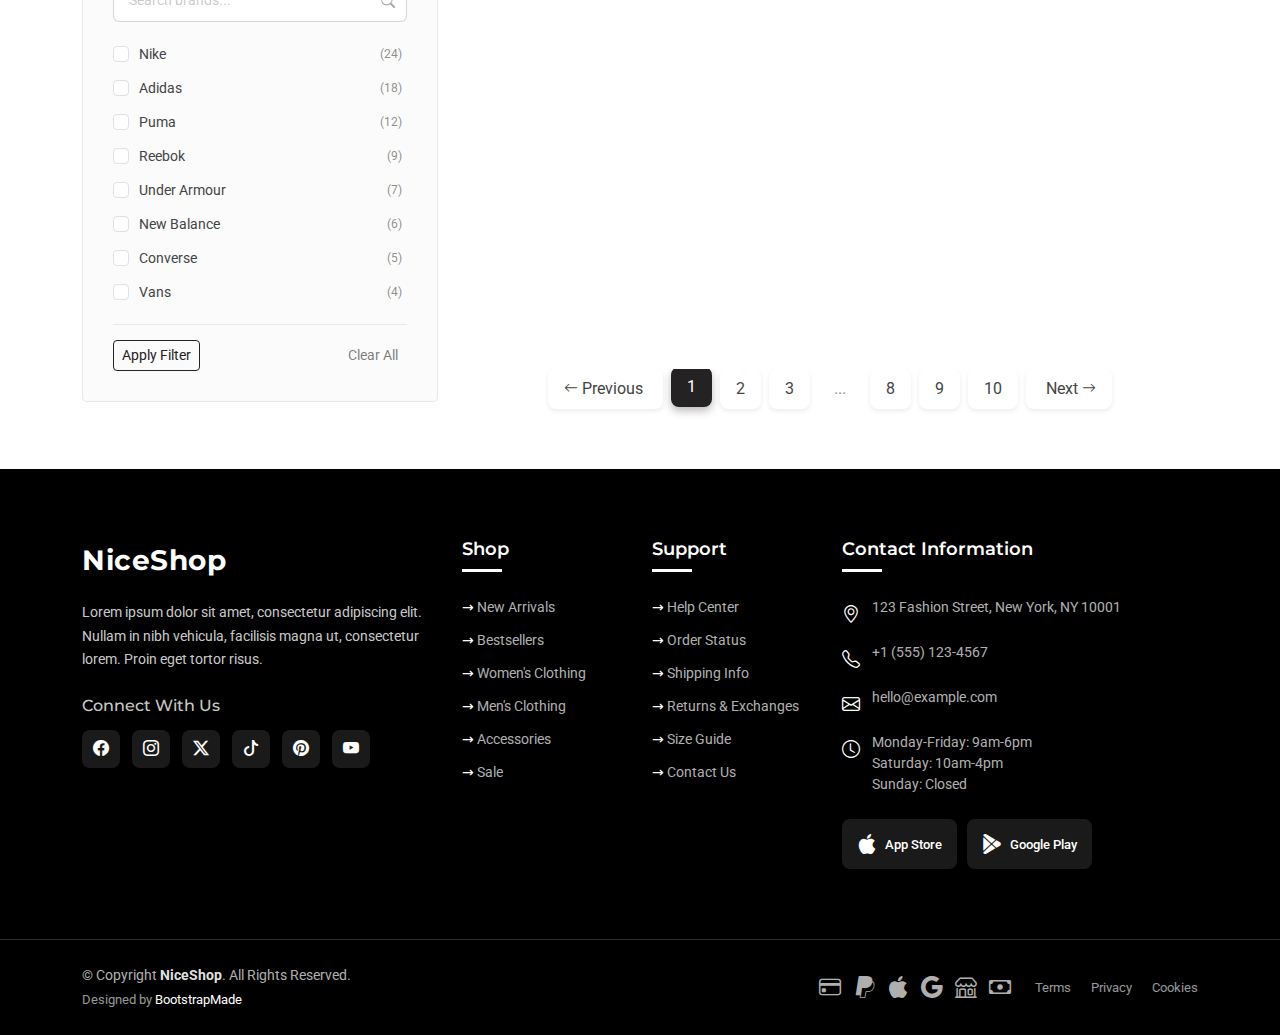
<file: apps/shop/static/shop/category.html>
<!DOCTYPE html>
<html lang="en">

<head>
  <meta charset="utf-8">
  <meta content="width=device-width, initial-scale=1.0" name="viewport">
  <title>Category - NiceShop Bootstrap Template</title>
  <meta name="description" content="">
  <meta name="keywords" content="">

  <!-- Favicons -->
  <link href="assets/img/favicon.png" rel="icon">
  <link href="assets/img/apple-touch-icon.png" rel="apple-touch-icon">

  <!-- Fonts -->
  <link href="https://fonts.googleapis.com" rel="preconnect">
  <link href="https://fonts.gstatic.com" rel="preconnect" crossorigin>
  <link href="https://fonts.googleapis.com/css2?family=Roboto:ital,wght@0,100;0,300;0,400;0,500;0,700;0,900;1,100;1,300;1,400;1,500;1,700;1,900&family=Montserrat:ital,wght@0,100;0,200;0,300;0,400;0,500;0,600;0,700;0,800;0,900;1,100;1,200;1,300;1,400;1,500;1,600;1,700;1,800;1,900&family=Poppins:ital,wght@0,100;0,200;0,300;0,400;0,500;0,600;0,700;0,800;0,900;1,100;1,200;1,300;1,400;1,500;1,600;1,700;1,800;1,900&display=swap" rel="stylesheet">

  <!-- Vendor CSS Files -->
  <link href="assets/vendor/bootstrap/css/bootstrap.min.css" rel="stylesheet">
  <link href="assets/vendor/bootstrap-icons/bootstrap-icons.css" rel="stylesheet">
  <link href="assets/vendor/swiper/swiper-bundle.min.css" rel="stylesheet">
  <link href="assets/vendor/aos/aos.css" rel="stylesheet">
  <link href="assets/vendor/glightbox/css/glightbox.min.css" rel="stylesheet">
  <link href="assets/vendor/drift-zoom/drift-basic.css" rel="stylesheet">

  <!-- Main CSS File -->
  <link href="assets/css/main.css" rel="stylesheet">

  <!-- =======================================================
  * Template Name: NiceShop
  * Template URL: https://bootstrapmade.com/niceshop-bootstrap-ecommerce-template/
  * Updated: Aug 26 2025 with Bootstrap v5.3.7
  * Author: BootstrapMade.com
  * License: https://bootstrapmade.com/license/
  ======================================================== -->
</head>

<body class="category-page">

  <header id="header" class="header sticky-top">
    <!-- Top Bar -->
    <div class="top-bar py-2">
      <div class="container-fluid container-xl">
        <div class="row align-items-center">
          <div class="col-lg-4 d-none d-lg-flex">
            <div class="top-bar-item">
              <i class="bi bi-telephone-fill me-2"></i>
              <span>Need help? Call us: </span>
              <a href="tel:+1234567890">+1 (234) 567-890</a>
            </div>
          </div>

          <div class="col-lg-4 col-md-12 text-center">
            <div class="announcement-slider swiper init-swiper">
              <script type="application/json" class="swiper-config">
                {
                  "loop": true,
                  "speed": 600,
                  "autoplay": {
                    "delay": 5000
                  },
                  "slidesPerView": 1,
                  "direction": "vertical",
                  "effect": "slide"
                }
              </script>
              <div class="swiper-wrapper">
                <div class="swiper-slide">🚚 Free shipping on orders over $50</div>
                <div class="swiper-slide">💰 30 days money back guarantee.</div>
                <div class="swiper-slide">🎁 20% off on your first order</div>
              </div>
            </div>
          </div>

          <div class="col-lg-4 d-none d-lg-block">
            <div class="d-flex justify-content-end">
              <div class="top-bar-item dropdown me-3">
                <a href="#" class="dropdown-toggle" data-bs-toggle="dropdown">
                  <i class="bi bi-translate me-2"></i>EN
                </a>
                <ul class="dropdown-menu">
                  <li><a class="dropdown-item" href="#"><i class="bi bi-check2 me-2 selected-icon"></i>English</a></li>
                  <li><a class="dropdown-item" href="#">Español</a></li>
                  <li><a class="dropdown-item" href="#">Français</a></li>
                  <li><a class="dropdown-item" href="#">Deutsch</a></li>
                </ul>
              </div>
              <div class="top-bar-item dropdown">
                <a href="#" class="dropdown-toggle" data-bs-toggle="dropdown">
                  <i class="bi bi-currency-dollar me-2"></i>USD
                </a>
                <ul class="dropdown-menu">
                  <li><a class="dropdown-item" href="#"><i class="bi bi-check2 me-2 selected-icon"></i>USD</a></li>
                  <li><a class="dropdown-item" href="#">EUR</a></li>
                  <li><a class="dropdown-item" href="#">GBP</a></li>
                </ul>
              </div>
            </div>
          </div>
        </div>
      </div>
    </div>

    <!-- Main Header -->
    <div class="main-header">
      <div class="container-fluid container-xl">
        <div class="d-flex py-3 align-items-center justify-content-between">

          <!-- Logo -->
          <a href="index.html" class="logo d-flex align-items-center">
            <!-- Uncomment the line below if you also wish to use an image logo -->
            <!-- <img src="assets/img/logo.webp" alt=""> -->
            <h1 class="sitename">NiceShop</h1>
          </a>

          <!-- Search -->
          <form class="search-form desktop-search-form">
            <div class="input-group">
              <input type="text" class="form-control" placeholder="Search for products">
              <button class="btn" type="submit">
                <i class="bi bi-search"></i>
              </button>
            </div>
          </form>

          <!-- Actions -->
          <div class="header-actions d-flex align-items-center justify-content-end">

            <!-- Mobile Search Toggle -->
            <button class="header-action-btn mobile-search-toggle d-xl-none" type="button" data-bs-toggle="collapse" data-bs-target="#mobileSearch" aria-expanded="false" aria-controls="mobileSearch">
              <i class="bi bi-search"></i>
            </button>

            <!-- Account -->
            <div class="dropdown account-dropdown">
              <button class="header-action-btn" data-bs-toggle="dropdown">
                <i class="bi bi-person"></i>
              </button>
              <div class="dropdown-menu">
                <div class="dropdown-header">
                  <h6>Welcome to <span class="sitename">FashionStore</span></h6>
                  <p class="mb-0">Access account &amp; manage orders</p>
                </div>
                <div class="dropdown-body">
                  <a class="dropdown-item d-flex align-items-center" href="account.html">
                    <i class="bi bi-person-circle me-2"></i>
                    <span>My Profile</span>
                  </a>
                  <a class="dropdown-item d-flex align-items-center" href="account.html">
                    <i class="bi bi-bag-check me-2"></i>
                    <span>My Orders</span>
                  </a>
                  <a class="dropdown-item d-flex align-items-center" href="account.html">
                    <i class="bi bi-heart me-2"></i>
                    <span>My Wishlist</span>
                  </a>
                  <a class="dropdown-item d-flex align-items-center" href="account.html">
                    <i class="bi bi-gear me-2"></i>
                    <span>Settings</span>
                  </a>
                </div>
                <div class="dropdown-footer">
                  <a href="register.html" class="btn btn-primary w-100 mb-2">Sign In</a>
                  <a href="login.html" class="btn btn-outline-primary w-100">Register</a>
                </div>
              </div>
            </div>

            <!-- Wishlist -->
            <a href="account.html" class="header-action-btn d-none d-md-block">
              <i class="bi bi-heart"></i>
              <span class="badge">0</span>
            </a>

            <!-- Cart -->
            <a href="cart.html" class="header-action-btn">
              <i class="bi bi-cart3"></i>
              <span class="badge">3</span>
            </a>

            <!-- Mobile Navigation Toggle -->
            <i class="mobile-nav-toggle d-xl-none bi bi-list me-0"></i>

          </div>
        </div>
      </div>
    </div>

    <!-- Navigation -->
    <div class="header-nav">
      <div class="container-fluid container-xl position-relative">
        <nav id="navmenu" class="navmenu">
          <ul>
            <li><a href="index.html">Home</a></li>
            <li><a href="about.html">About</a></li>
            <li><a href="category.html" class="active">Category</a></li>
            <li><a href="product-details.html">Product Details</a></li>
            <li><a href="cart.html">Cart</a></li>
            <li><a href="checkout.html">Checkout</a></li>
            <li class="dropdown"><a href="#"><span>Dropdown</span> <i class="bi bi-chevron-down toggle-dropdown"></i></a>
              <ul>
                <li><a href="#">Dropdown 1</a></li>
                <li class="dropdown"><a href="#"><span>Deep Dropdown</span> <i class="bi bi-chevron-down toggle-dropdown"></i></a>
                  <ul>
                    <li><a href="#">Deep Dropdown 1</a></li>
                    <li><a href="#">Deep Dropdown 2</a></li>
                    <li><a href="#">Deep Dropdown 3</a></li>
                    <li><a href="#">Deep Dropdown 4</a></li>
                    <li><a href="#">Deep Dropdown 5</a></li>
                  </ul>
                </li>
                <li><a href="#">Dropdown 2</a></li>
                <li><a href="#">Dropdown 3</a></li>
                <li><a href="#">Dropdown 4</a></li>
              </ul>
            </li>

            <!-- Products Mega Menu 1 -->
            <li class="products-megamenu-1"><a href="#"><span>Megamenu 1</span> <i class="bi bi-chevron-down toggle-dropdown"></i></a>

              <!-- Products Mega Menu 1 Mobile View -->
              <ul class="mobile-megamenu">

                <li><a href="#">Featured Products</a></li>
                <li><a href="#">New Arrivals</a></li>
                <li><a href="#">Sale Items</a></li>

                <li class="dropdown"><a href="#"><span>Clothing</span> <i class="bi bi-chevron-down toggle-dropdown"></i></a>
                  <ul>
                    <li><a href="#">Men's Wear</a></li>
                    <li><a href="#">Women's Wear</a></li>
                    <li><a href="#">Kids Collection</a></li>
                    <li><a href="#">Sportswear</a></li>
                    <li><a href="#">Accessories</a></li>
                  </ul>
                </li>

                <li class="dropdown"><a href="#"><span>Electronics</span> <i class="bi bi-chevron-down toggle-dropdown"></i></a>
                  <ul>
                    <li><a href="#">Smartphones</a></li>
                    <li><a href="#">Laptops</a></li>
                    <li><a href="#">Audio Devices</a></li>
                    <li><a href="#">Smart Home</a></li>
                    <li><a href="#">Accessories</a></li>
                  </ul>
                </li>

                <li class="dropdown"><a href="#"><span>Home &amp; Living</span> <i class="bi bi-chevron-down toggle-dropdown"></i></a>
                  <ul>
                    <li><a href="#">Furniture</a></li>
                    <li><a href="#">Decor</a></li>
                    <li><a href="#">Kitchen</a></li>
                    <li><a href="#">Bedding</a></li>
                    <li><a href="#">Lighting</a></li>
                  </ul>
                </li>

                <li class="dropdown"><a href="#"><span>Beauty</span> <i class="bi bi-chevron-down toggle-dropdown"></i></a>
                  <ul>
                    <li><a href="#">Skincare</a></li>
                    <li><a href="#">Makeup</a></li>
                    <li><a href="#">Haircare</a></li>
                    <li><a href="#">Fragrances</a></li>
                    <li><a href="#">Personal Care</a></li>
                  </ul>
                </li>

              </ul><!-- End Products Mega Menu 1 Mobile View -->

              <!-- Products Mega Menu 1 Desktop View -->
              <div class="desktop-megamenu">

                <div class="megamenu-tabs">
                  <ul class="nav nav-tabs" id="productMegaMenuTabs" role="tablist">
                    <li class="nav-item" role="presentation">
                      <button class="nav-link active" id="featured-tab" data-bs-toggle="tab" data-bs-target="#featured-content-1862" type="button" aria-selected="true" role="tab">Featured</button>
                    </li>
                    <li class="nav-item" role="presentation">
                      <button class="nav-link" id="new-tab" data-bs-toggle="tab" data-bs-target="#new-content-1862" type="button" aria-selected="false" tabindex="-1" role="tab">New Arrivals</button>
                    </li>
                    <li class="nav-item" role="presentation">
                      <button class="nav-link" id="sale-tab" data-bs-toggle="tab" data-bs-target="#sale-content-1862" type="button" aria-selected="false" tabindex="-1" role="tab">Sale</button>
                    </li>
                    <li class="nav-item" role="presentation">
                      <button class="nav-link" id="category-tab" data-bs-toggle="tab" data-bs-target="#category-content-1862" type="button" aria-selected="false" tabindex="-1" role="tab">Categories</button>
                    </li>
                  </ul>
                </div>

                <!-- Tabs Content -->
                <div class="megamenu-content tab-content">

                  <!-- Featured Tab -->
                  <div class="tab-pane fade show active" id="featured-content-1862" role="tabpanel" aria-labelledby="featured-tab">
                    <div class="product-grid">
                      <div class="product-card">
                        <div class="product-image">
                          <img src="assets/img/product/product-1.webp" alt="Featured Product" loading="lazy">
                        </div>
                        <div class="product-info">
                          <h5>Premium Headphones</h5>
                          <p class="price">$129.99</p>
                          <a href="#" class="btn-view">View Product</a>
                        </div>
                      </div>
                      <div class="product-card">
                        <div class="product-image">
                          <img src="assets/img/product/product-2.webp" alt="Featured Product" loading="lazy">
                        </div>
                        <div class="product-info">
                          <h5>Smart Watch</h5>
                          <p class="price">$199.99</p>
                          <a href="#" class="btn-view">View Product</a>
                        </div>
                      </div>
                      <div class="product-card">
                        <div class="product-image">
                          <img src="assets/img/product/product-3.webp" alt="Featured Product" loading="lazy">
                        </div>
                        <div class="product-info">
                          <h5>Wireless Earbuds</h5>
                          <p class="price">$89.99</p>
                          <a href="#" class="btn-view">View Product</a>
                        </div>
                      </div>
                      <div class="product-card">
                        <div class="product-image">
                          <img src="assets/img/product/product-4.webp" alt="Featured Product" loading="lazy">
                        </div>
                        <div class="product-info">
                          <h5>Bluetooth Speaker</h5>
                          <p class="price">$79.99</p>
                          <a href="#" class="btn-view">View Product</a>
                        </div>
                      </div>
                    </div>
                  </div>

                  <!-- New Arrivals Tab -->
                  <div class="tab-pane fade" id="new-content-1862" role="tabpanel" aria-labelledby="new-tab">
                    <div class="product-grid">
                      <div class="product-card">
                        <div class="product-image">
                          <img src="assets/img/product/product-5.webp" alt="New Arrival" loading="lazy">
                          <span class="badge-new">New</span>
                        </div>
                        <div class="product-info">
                          <h5>Fitness Tracker</h5>
                          <p class="price">$69.99</p>
                          <a href="#" class="btn-view">View Product</a>
                        </div>
                      </div>
                      <div class="product-card">
                        <div class="product-image">
                          <img src="assets/img/product/product-6.webp" alt="New Arrival" loading="lazy">
                          <span class="badge-new">New</span>
                        </div>
                        <div class="product-info">
                          <h5>Wireless Charger</h5>
                          <p class="price">$39.99</p>
                          <a href="#" class="btn-view">View Product</a>
                        </div>
                      </div>
                      <div class="product-card">
                        <div class="product-image">
                          <img src="assets/img/product/product-7.webp" alt="New Arrival" loading="lazy">
                          <span class="badge-new">New</span>
                        </div>
                        <div class="product-info">
                          <h5>Smart Bulb Set</h5>
                          <p class="price">$49.99</p>
                          <a href="#" class="btn-view">View Product</a>
                        </div>
                      </div>
                      <div class="product-card">
                        <div class="product-image">
                          <img src="assets/img/product/product-8.webp" alt="New Arrival" loading="lazy">
                          <span class="badge-new">New</span>
                        </div>
                        <div class="product-info">
                          <h5>Portable Power Bank</h5>
                          <p class="price">$59.99</p>
                          <a href="#" class="btn-view">View Product</a>
                        </div>
                      </div>
                    </div>
                  </div>

                  <!-- Sale Tab -->
                  <div class="tab-pane fade" id="sale-content-1862" role="tabpanel" aria-labelledby="sale-tab">
                    <div class="product-grid">
                      <div class="product-card">
                        <div class="product-image">
                          <img src="assets/img/product/product-9.webp" alt="Sale Product" loading="lazy">
                          <span class="badge-sale">-30%</span>
                        </div>
                        <div class="product-info">
                          <h5>Wireless Keyboard</h5>
                          <p class="price"><span class="original-price">$89.99</span> $62.99</p>
                          <a href="#" class="btn-view">View Product</a>
                        </div>
                      </div>
                      <div class="product-card">
                        <div class="product-image">
                          <img src="assets/img/product/product-10.webp" alt="Sale Product" loading="lazy">
                          <span class="badge-sale">-25%</span>
                        </div>
                        <div class="product-info">
                          <h5>Gaming Mouse</h5>
                          <p class="price"><span class="original-price">$59.99</span> $44.99</p>
                          <a href="#" class="btn-view">View Product</a>
                        </div>
                      </div>
                      <div class="product-card">
                        <div class="product-image">
                          <img src="assets/img/product/product-11.webp" alt="Sale Product" loading="lazy">
                          <span class="badge-sale">-40%</span>
                        </div>
                        <div class="product-info">
                          <h5>Desk Lamp</h5>
                          <p class="price"><span class="original-price">$49.99</span> $29.99</p>
                          <a href="#" class="btn-view">View Product</a>
                        </div>
                      </div>
                      <div class="product-card">
                        <div class="product-image">
                          <img src="assets/img/product/product-12.webp" alt="Sale Product" loading="lazy">
                          <span class="badge-sale">-20%</span>
                        </div>
                        <div class="product-info">
                          <h5>USB-C Hub</h5>
                          <p class="price"><span class="original-price">$39.99</span> $31.99</p>
                          <a href="#" class="btn-view">View Product</a>
                        </div>
                      </div>
                    </div>
                  </div>

                  <!-- Categories Tab -->
                  <div class="tab-pane fade" id="category-content-1862" role="tabpanel" aria-labelledby="category-tab">
                    <div class="category-grid">
                      <div class="category-column">
                        <h4>Clothing</h4>
                        <ul>
                          <li><a href="#">Men's Wear</a></li>
                          <li><a href="#">Women's Wear</a></li>
                          <li><a href="#">Kids Collection</a></li>
                          <li><a href="#">Sportswear</a></li>
                          <li><a href="#">Accessories</a></li>
                        </ul>
                      </div>
                      <div class="category-column">
                        <h4>Electronics</h4>
                        <ul>
                          <li><a href="#">Smartphones</a></li>
                          <li><a href="#">Laptops</a></li>
                          <li><a href="#">Audio Devices</a></li>
                          <li><a href="#">Smart Home</a></li>
                          <li><a href="#">Accessories</a></li>
                        </ul>
                      </div>
                      <div class="category-column">
                        <h4>Home &amp; Living</h4>
                        <ul>
                          <li><a href="#">Furniture</a></li>
                          <li><a href="#">Decor</a></li>
                          <li><a href="#">Kitchen</a></li>
                          <li><a href="#">Bedding</a></li>
                          <li><a href="#">Lighting</a></li>
                        </ul>
                      </div>
                      <div class="category-column">
                        <h4>Beauty</h4>
                        <ul>
                          <li><a href="#">Skincare</a></li>
                          <li><a href="#">Makeup</a></li>
                          <li><a href="#">Haircare</a></li>
                          <li><a href="#">Fragrances</a></li>
                          <li><a href="#">Personal Care</a></li>
                        </ul>
                      </div>
                    </div>
                  </div>

                </div>

              </div><!-- End Products Mega Menu 1 Desktop View -->

            </li><!-- End Products Mega Menu 1 -->
            <!-- Products Mega Menu 2 -->
            <li class="products-megamenu-2"><a href="#"><span>Megamenu 2</span> <i class="bi bi-chevron-down toggle-dropdown"></i></a>

              <!-- Products Mega Menu 2 Mobile View -->
              <ul class="mobile-megamenu">

                <li><a href="#">Women</a></li>
                <li><a href="#">Men</a></li>
                <li><a href="#">Kids'</a></li>

                <li class="dropdown"><a href="#"><span>Clothing</span> <i class="bi bi-chevron-down toggle-dropdown"></i></a>
                  <ul>
                    <li><a href="#">Shirts &amp; Tops</a></li>
                    <li><a href="#">Coats &amp; Outerwear</a></li>
                    <li><a href="#">Underwear</a></li>
                    <li><a href="#">Sweatshirts</a></li>
                    <li><a href="#">Dresses</a></li>
                    <li><a href="#">Swimwear</a></li>
                  </ul>
                </li>

                <li class="dropdown"><a href="#"><span>Shoes</span> <i class="bi bi-chevron-down toggle-dropdown"></i></a>
                  <ul>
                    <li><a href="#">Boots</a></li>
                    <li><a href="#">Sandals</a></li>
                    <li><a href="#">Heels</a></li>
                    <li><a href="#">Loafers</a></li>
                    <li><a href="#">Slippers</a></li>
                    <li><a href="#">Oxfords</a></li>
                  </ul>
                </li>

                <li class="dropdown"><a href="#"><span>Accessories</span> <i class="bi bi-chevron-down toggle-dropdown"></i></a>
                  <ul>
                    <li><a href="#">Handbags</a></li>
                    <li><a href="#">Eyewear</a></li>
                    <li><a href="#">Hats</a></li>
                    <li><a href="#">Watches</a></li>
                    <li><a href="#">Jewelry</a></li>
                    <li><a href="#">Belts</a></li>
                  </ul>
                </li>

                <li class="dropdown"><a href="#"><span>Specialty Sizes</span> <i class="bi bi-chevron-down toggle-dropdown"></i></a>
                  <ul>
                    <li><a href="#">Plus Size</a></li>
                    <li><a href="#">Petite</a></li>
                    <li><a href="#">Wide Shoes</a></li>
                    <li><a href="#">Narrow Shoes</a></li>
                  </ul>
                </li>

              </ul><!-- End Products Mega Menu 2 Mobile View -->

              <!-- Products Mega Menu 2 Desktop View -->
              <div class="desktop-megamenu">

                <div class="megamenu-tabs">
                  <ul class="nav nav-tabs" role="tablist">
                    <li class="nav-item" role="presentation">
                      <button class="nav-link active" id="womens-tab" data-bs-toggle="tab" data-bs-target="#womens-content-1883" type="button" aria-selected="true" role="tab">WOMEN</button>
                    </li>
                    <li class="nav-item" role="presentation">
                      <button class="nav-link" id="mens-tab" data-bs-toggle="tab" data-bs-target="#mens-content-1883" type="button" aria-selected="false" tabindex="-1" role="tab">MEN</button>
                    </li>
                    <li class="nav-item" role="presentation">
                      <button class="nav-link" id="kids-tab" data-bs-toggle="tab" data-bs-target="#kids-content-1883" type="button" aria-selected="false" tabindex="-1" role="tab">KIDS</button>
                    </li>
                  </ul>
                </div>

                <!-- Tabs Content -->
                <div class="megamenu-content tab-content">

                  <!-- Women Tab -->
                  <div class="tab-pane fade show active" id="womens-content-1883" role="tabpanel" aria-labelledby="womens-tab">
                    <div class="category-layout">
                      <div class="categories-section">
                        <div class="category-headers">
                          <h4>Clothing</h4>
                          <h4>Shoes</h4>
                          <h4>Accessories</h4>
                          <h4>Specialty Sizes</h4>
                        </div>

                        <div class="category-links">
                          <div class="link-row">
                            <a href="#">Shirts &amp; Tops</a>
                            <a href="#">Boots</a>
                            <a href="#">Handbags</a>
                            <a href="#">Plus Size</a>
                          </div>
                          <div class="link-row">
                            <a href="#">Coats &amp; Outerwear</a>
                            <a href="#">Sandals</a>
                            <a href="#">Eyewear</a>
                            <a href="#">Petite</a>
                          </div>
                          <div class="link-row">
                            <a href="#">Underwear</a>
                            <a href="#">Heels</a>
                            <a href="#">Hats</a>
                            <a href="#">Wide Shoes</a>
                          </div>
                          <div class="link-row">
                            <a href="#">Sweatshirts</a>
                            <a href="#">Loafers</a>
                            <a href="#">Watches</a>
                            <a href="#">Narrow Shoes</a>
                          </div>
                          <div class="link-row">
                            <a href="#">Dresses</a>
                            <a href="#">Slippers</a>
                            <a href="#">Jewelry</a>
                            <a href="#"></a>
                          </div>
                          <div class="link-row">
                            <a href="#">Swimwear</a>
                            <a href="#">Oxfords</a>
                            <a href="#">Belts</a>
                            <a href="#"></a>
                          </div>
                          <div class="link-row">
                            <a href="#">View all</a>
                            <a href="#">View all</a>
                            <a href="#">View all</a>
                            <a href="#"></a>
                          </div>
                        </div>
                      </div>
                      <div class="featured-section">
                        <div class="featured-image">
                          <img src="assets/img/product/product-f-1.webp" alt="Women's Heels Collection">
                          <div class="featured-content">
                            <h3>Women's<br>Bags<br>Collection</h3>
                            <a href="#" class="btn-shop">Shop now</a>
                          </div>
                        </div>
                      </div>
                    </div>
                  </div>

                  <!-- Men Tab -->
                  <div class="tab-pane fade" id="mens-content-1883" role="tabpanel" aria-labelledby="mens-tab">
                    <div class="category-layout">
                      <div class="categories-section">
                        <div class="category-headers">
                          <h4>Clothing</h4>
                          <h4>Shoes</h4>
                          <h4>Accessories</h4>
                          <h4>Specialty Sizes</h4>
                        </div>

                        <div class="category-links">
                          <div class="link-row">
                            <a href="#">Shirts &amp; Polos</a>
                            <a href="#">Sneakers</a>
                            <a href="#">Watches</a>
                            <a href="#">Big &amp; Tall</a>
                          </div>
                          <div class="link-row">
                            <a href="#">Jackets &amp; Coats</a>
                            <a href="#">Boots</a>
                            <a href="#">Belts</a>
                            <a href="#">Slim Fit</a>
                          </div>
                          <div class="link-row">
                            <a href="#">Underwear</a>
                            <a href="#">Loafers</a>
                            <a href="#">Ties</a>
                            <a href="#">Wide Shoes</a>
                          </div>
                          <div class="link-row">
                            <a href="#">Hoodies</a>
                            <a href="#">Dress Shoes</a>
                            <a href="#">Wallets</a>
                            <a href="#">Extended Sizes</a>
                          </div>
                          <div class="link-row">
                            <a href="#">Suits</a>
                            <a href="#">Sandals</a>
                            <a href="#">Sunglasses</a>
                            <a href="#"></a>
                          </div>
                          <div class="link-row">
                            <a href="#">Activewear</a>
                            <a href="#">Slippers</a>
                            <a href="#">Hats</a>
                            <a href="#"></a>
                          </div>
                          <div class="link-row">
                            <a href="#">View all</a>
                            <a href="#">View all</a>
                            <a href="#">View all</a>
                            <a href="#"></a>
                          </div>
                        </div>
                      </div>
                      <div class="featured-section">
                        <div class="featured-image">
                          <img src="assets/img/product/product-m-4.webp" alt="Men's Footwear Collection">
                          <div class="featured-content">
                            <h3>Men's<br>Footwear<br>Collection</h3>
                            <a href="#" class="btn-shop">Shop now</a>
                          </div>
                        </div>
                      </div>
                    </div>
                  </div>

                  <!-- Kids Tab -->
                  <div class="tab-pane fade" id="kids-content-1883" role="tabpanel" aria-labelledby="kids-tab">
                    <div class="category-layout">
                      <div class="categories-section">
                        <div class="category-headers">
                          <h4>Clothing</h4>
                          <h4>Shoes</h4>
                          <h4>Accessories</h4>
                          <h4>By Age</h4>
                        </div>

                        <div class="category-links">
                          <div class="link-row">
                            <a href="#">T-shirts &amp; Tops</a>
                            <a href="#">Sneakers</a>
                            <a href="#">Backpacks</a>
                            <a href="#">Babies (0-24 months)</a>
                          </div>
                          <div class="link-row">
                            <a href="#">Outerwear</a>
                            <a href="#">Boots</a>
                            <a href="#">Hats &amp; Caps</a>
                            <a href="#">Toddlers (2-4 years)</a>
                          </div>
                          <div class="link-row">
                            <a href="#">Pajamas</a>
                            <a href="#">Sandals</a>
                            <a href="#">Socks</a>
                            <a href="#">Kids (4-7 years)</a>
                          </div>
                          <div class="link-row">
                            <a href="#">Sweatshirts</a>
                            <a href="#">Slippers</a>
                            <a href="#">Gloves</a>
                            <a href="#">Older Kids (8-14 years)</a>
                          </div>
                          <div class="link-row">
                            <a href="#">Dresses</a>
                            <a href="#">School Shoes</a>
                            <a href="#">Scarves</a>
                            <a href="#"></a>
                          </div>
                          <div class="link-row">
                            <a href="#">Swimwear</a>
                            <a href="#">Sports Shoes</a>
                            <a href="#">Hair Accessories</a>
                            <a href="#"></a>
                          </div>
                          <div class="link-row">
                            <a href="#">View all</a>
                            <a href="#">View all</a>
                            <a href="#">View all</a>
                            <a href="#"></a>
                          </div>
                        </div>
                      </div>
                      <div class="featured-section">
                        <div class="featured-image">
                          <img src="assets/img/product/product-9.webp" alt="Kids' New Arrivals">
                          <div class="featured-content">
                            <h3>Kids<br>New<br>Arrivals</h3>
                            <a href="#" class="btn-shop">Shop now</a>
                          </div>
                        </div>
                      </div>
                    </div>
                  </div>

                </div>

              </div><!-- End Products Mega Menu 2 Desktop View -->

            </li><!-- End Products Mega Menu 2 -->

            <li><a href="contact.html">Contact</a></li>

          </ul>
        </nav>
      </div>
    </div>

    <!-- Mobile Search Form -->
    <div class="collapse" id="mobileSearch">
      <div class="container">
        <form class="search-form">
          <div class="input-group">
            <input type="text" class="form-control" placeholder="Search for products">
            <button class="btn" type="submit">
              <i class="bi bi-search"></i>
            </button>
          </div>
        </form>
      </div>
    </div>

  </header>

  <main class="main">

    <!-- Page Title -->
    <div class="page-title light-background">
      <div class="container d-lg-flex justify-content-between align-items-center">
        <h1 class="mb-2 mb-lg-0">Category</h1>
        <nav class="breadcrumbs">
          <ol>
            <li><a href="index.html">Home</a></li>
            <li class="current">Category</li>
          </ol>
        </nav>
      </div>
    </div><!-- End Page Title -->

    <div class="container">
      <div class="row">

        <div class="col-lg-4 sidebar">

          <div class="widgets-container">

            <!-- Product Categories Widget -->
            <div class="product-categories-widget widget-item">

              <h3 class="widget-title">Categories</h3>

              <ul class="category-tree list-unstyled mb-0">
                <!-- Clothing Category -->
                <li class="category-item">
                  <div class="d-flex justify-content-between align-items-center category-header collapsed" data-bs-toggle="collapse" data-bs-target="#categories-1-clothing-subcategories" aria-expanded="false" aria-controls="categories-1-clothing-subcategories">
                    <a href="javascript:void(0)" class="category-link">Clothing</a>
                    <span class="category-toggle">
                      <i class="bi bi-chevron-down"></i>
                      <i class="bi bi-chevron-up"></i>
                    </span>
                  </div>
                  <ul id="categories-1-clothing-subcategories" class="subcategory-list list-unstyled collapse ps-3 mt-2">
                    <li><a href="#" class="subcategory-link">Men's Wear</a></li>
                    <li><a href="#" class="subcategory-link">Women's Wear</a></li>
                    <li><a href="#" class="subcategory-link">Kids' Clothing</a></li>
                    <li><a href="#" class="subcategory-link">Accessories</a></li>
                  </ul>
                </li>

                <!-- Electronics Category -->
                <li class="category-item">
                  <div class="d-flex justify-content-between align-items-center category-header collapsed" data-bs-toggle="collapse" data-bs-target="#categories-1-electronics-subcategories" aria-expanded="false" aria-controls="categories-1-electronics-subcategories">
                    <a href="javascript:void(0)" class="category-link">Electronics</a>
                    <span class="category-toggle">
                      <i class="bi bi-chevron-down"></i>
                      <i class="bi bi-chevron-up"></i>
                    </span>
                  </div>
                  <ul id="categories-1-electronics-subcategories" class="subcategory-list list-unstyled collapse ps-3 mt-2">
                    <li><a href="#" class="subcategory-link">Smartphones</a></li>
                    <li><a href="#" class="subcategory-link">Laptops</a></li>
                    <li><a href="#" class="subcategory-link">Tablets</a></li>
                    <li><a href="#" class="subcategory-link">Accessories</a></li>
                  </ul>
                </li>

                <!-- Home & Kitchen Category -->
                <li class="category-item">
                  <div class="d-flex justify-content-between align-items-center category-header collapsed" data-bs-toggle="collapse" data-bs-target="#categories-1-home-subcategories" aria-expanded="false" aria-controls="categories-1-home-subcategories">
                    <a href="javascript:void(0)" class="category-link">Home &amp; Kitchen</a>
                    <span class="category-toggle">
                      <i class="bi bi-chevron-down"></i>
                      <i class="bi bi-chevron-up"></i>
                    </span>
                  </div>
                  <ul id="categories-1-home-subcategories" class="subcategory-list list-unstyled collapse ps-3 mt-2">
                    <li><a href="#" class="subcategory-link">Furniture</a></li>
                    <li><a href="#" class="subcategory-link">Kitchen Appliances</a></li>
                    <li><a href="#" class="subcategory-link">Home Decor</a></li>
                    <li><a href="#" class="subcategory-link">Bedding</a></li>
                  </ul>
                </li>

                <!-- Beauty & Personal Care Category -->
                <li class="category-item">
                  <div class="d-flex justify-content-between align-items-center category-header collapsed" data-bs-toggle="collapse" data-bs-target="#categories-1-beauty-subcategories" aria-expanded="false" aria-controls="categories-1-beauty-subcategories">
                    <a href="javascript:void(0)" class="category-link">Beauty &amp; Personal Care</a>
                    <span class="category-toggle">
                      <i class="bi bi-chevron-down"></i>
                      <i class="bi bi-chevron-up"></i>
                    </span>
                  </div>
                  <ul id="categories-1-beauty-subcategories" class="subcategory-list list-unstyled collapse ps-3 mt-2">
                    <li><a href="#" class="subcategory-link">Skincare</a></li>
                    <li><a href="#" class="subcategory-link">Makeup</a></li>
                    <li><a href="#" class="subcategory-link">Hair Care</a></li>
                    <li><a href="#" class="subcategory-link">Fragrances</a></li>
                  </ul>
                </li>

                <!-- Sports & Outdoors Category -->
                <li class="category-item">
                  <div class="d-flex justify-content-between align-items-center category-header collapsed" data-bs-toggle="collapse" data-bs-target="#categories-1-sports-subcategories" aria-expanded="false" aria-controls="categories-1-sports-subcategories">
                    <a href="javascript:void(0)" class="category-link">Sports &amp; Outdoors</a>
                    <span class="category-toggle">
                      <i class="bi bi-chevron-down"></i>
                      <i class="bi bi-chevron-up"></i>
                    </span>
                  </div>
                  <ul id="categories-1-sports-subcategories" class="subcategory-list list-unstyled collapse ps-3 mt-2">
                    <li><a href="#" class="subcategory-link">Fitness Equipment</a></li>
                    <li><a href="#" class="subcategory-link">Outdoor Gear</a></li>
                    <li><a href="#" class="subcategory-link">Sports Apparel</a></li>
                    <li><a href="#" class="subcategory-link">Team Sports</a></li>
                  </ul>
                </li>

                <!-- Books Category (no subcategories) -->
                <li class="category-item">
                  <div class="d-flex justify-content-between align-items-center category-header">
                    <a href="#" class="category-link">Books</a>
                  </div>
                </li>

                <!-- Toys & Games Category -->
                <li class="category-item">
                  <div class="d-flex justify-content-between align-items-center category-header collapsed" data-bs-toggle="collapse" data-bs-target="#categories-1-toys-subcategories" aria-expanded="false" aria-controls="categories-1-toys-subcategories">
                    <a href="javascript:void(0)" class="category-link">Toys &amp; Games</a>
                    <span class="category-toggle">
                      <i class="bi bi-chevron-down"></i>
                      <i class="bi bi-chevron-up"></i>
                    </span>
                  </div>
                  <ul id="categories-1-toys-subcategories" class="subcategory-list list-unstyled collapse ps-3 mt-2">
                    <li><a href="#" class="subcategory-link">Board Games</a></li>
                    <li><a href="#" class="subcategory-link">Puzzles</a></li>
                    <li><a href="#" class="subcategory-link">Action Figures</a></li>
                    <li><a href="#" class="subcategory-link">Educational Toys</a></li>
                  </ul>
                </li>
              </ul>

            </div><!--/Product Categories Widget -->

            <!-- Pricing Range Widget -->
            <div class="pricing-range-widget widget-item">

              <h3 class="widget-title">Price Range</h3>

              <div class="price-range-container">
                <div class="current-range mb-3">
                  <span class="min-price">$0</span>
                  <span class="max-price float-end">$1000</span>
                </div>

                <div class="range-slider">
                  <div class="slider-track"></div>
                  <div class="slider-progress"></div>
                  <input type="range" class="min-range" min="0" max="1000" value="0" step="10">
                  <input type="range" class="max-range" min="0" max="1000" value="500" step="10">
                </div>

                <div class="price-inputs mt-3">
                  <div class="row g-2">
                    <div class="col-6">
                      <div class="input-group input-group-sm">
                        <span class="input-group-text">$</span>
                        <input type="number" class="form-control min-price-input" placeholder="Min" min="0" max="1000" value="0" step="10">
                      </div>
                    </div>
                    <div class="col-6">
                      <div class="input-group input-group-sm">
                        <span class="input-group-text">$</span>
                        <input type="number" class="form-control max-price-input" placeholder="Max" min="0" max="1000" value="500" step="10">
                      </div>
                    </div>
                  </div>
                </div>

                <div class="filter-actions mt-3">
                  <button type="button" class="btn btn-sm btn-primary w-100">Apply Filter</button>
                </div>
              </div>

            </div><!--/Pricing Range Widget -->

            <!-- Brand Filter Widget -->
            <h3 class="brand-filter-widget widget-item">Filter by Brand</h3><!--/Brand Filter Widget -->

            <!-- Color Filter Widget -->
            <div class="color-filter-widget widget-item">

              <h3 class="widget-title">Filter by Color</h3>

              <div class="color-filter-content">
                <div class="color-options">
                  <div class="form-check color-option">
                    <input class="form-check-input" type="checkbox" value="black" id="color-black">
                    <label class="form-check-label" for="color-black">
                      <span class="color-swatch" style="background-color: #000000;" title="Black"></span>
                    </label>
                  </div>

                  <div class="form-check color-option">
                    <input class="form-check-input" type="checkbox" value="white" id="color-white">
                    <label class="form-check-label" for="color-white">
                      <span class="color-swatch" style="background-color: #ffffff;" title="White"></span>
                    </label>
                  </div>

                  <div class="form-check color-option">
                    <input class="form-check-input" type="checkbox" value="red" id="color-red">
                    <label class="form-check-label" for="color-red">
                      <span class="color-swatch" style="background-color: #e74c3c;" title="Red"></span>
                    </label>
                  </div>

                  <div class="form-check color-option">
                    <input class="form-check-input" type="checkbox" value="blue" id="color-blue">
                    <label class="form-check-label" for="color-blue">
                      <span class="color-swatch" style="background-color: #3498db;" title="Blue"></span>
                    </label>
                  </div>

                  <div class="form-check color-option">
                    <input class="form-check-input" type="checkbox" value="green" id="color-green">
                    <label class="form-check-label" for="color-green">
                      <span class="color-swatch" style="background-color: #2ecc71;" title="Green"></span>
                    </label>
                  </div>

                  <div class="form-check color-option">
                    <input class="form-check-input" type="checkbox" value="yellow" id="color-yellow">
                    <label class="form-check-label" for="color-yellow">
                      <span class="color-swatch" style="background-color: #f1c40f;" title="Yellow"></span>
                    </label>
                  </div>

                  <div class="form-check color-option">
                    <input class="form-check-input" type="checkbox" value="purple" id="color-purple">
                    <label class="form-check-label" for="color-purple">
                      <span class="color-swatch" style="background-color: #9b59b6;" title="Purple"></span>
                    </label>
                  </div>

                  <div class="form-check color-option">
                    <input class="form-check-input" type="checkbox" value="orange" id="color-orange">
                    <label class="form-check-label" for="color-orange">
                      <span class="color-swatch" style="background-color: #e67e22;" title="Orange"></span>
                    </label>
                  </div>

                  <div class="form-check color-option">
                    <input class="form-check-input" type="checkbox" value="pink" id="color-pink">
                    <label class="form-check-label" for="color-pink">
                      <span class="color-swatch" style="background-color: #fd79a8;" title="Pink"></span>
                    </label>
                  </div>

                  <div class="form-check color-option">
                    <input class="form-check-input" type="checkbox" value="brown" id="color-brown">
                    <label class="form-check-label" for="color-brown">
                      <span class="color-swatch" style="background-color: #795548;" title="Brown"></span>
                    </label>
                  </div>
                </div>

                <div class="filter-actions mt-3">
                  <button type="button" class="btn btn-sm btn-outline-secondary">Clear All</button>
                  <button type="button" class="btn btn-sm btn-primary">Apply Filter</button>
                </div>
              </div>

            </div><!--/Color Filter Widget -->

            <!-- Brand Filter Widget -->
            <div class="brand-filter-widget widget-item">

              <h3 class="widget-title">Filter by Brand</h3>

              <div class="brand-filter-content">
                <div class="brand-search">
                  <input type="text" class="form-control" placeholder="Search brands...">
                  <i class="bi bi-search"></i>
                </div>

                <div class="brand-list">
                  <div class="brand-item">
                    <div class="form-check">
                      <input class="form-check-input" type="checkbox" id="brand1">
                      <label class="form-check-label" for="brand1">
                        Nike
                        <span class="brand-count">(24)</span>
                      </label>
                    </div>
                  </div>

                  <div class="brand-item">
                    <div class="form-check">
                      <input class="form-check-input" type="checkbox" id="brand2">
                      <label class="form-check-label" for="brand2">
                        Adidas
                        <span class="brand-count">(18)</span>
                      </label>
                    </div>
                  </div>

                  <div class="brand-item">
                    <div class="form-check">
                      <input class="form-check-input" type="checkbox" id="brand3">
                      <label class="form-check-label" for="brand3">
                        Puma
                        <span class="brand-count">(12)</span>
                      </label>
                    </div>
                  </div>

                  <div class="brand-item">
                    <div class="form-check">
                      <input class="form-check-input" type="checkbox" id="brand4">
                      <label class="form-check-label" for="brand4">
                        Reebok
                        <span class="brand-count">(9)</span>
                      </label>
                    </div>
                  </div>

                  <div class="brand-item">
                    <div class="form-check">
                      <input class="form-check-input" type="checkbox" id="brand5">
                      <label class="form-check-label" for="brand5">
                        Under Armour
                        <span class="brand-count">(7)</span>
                      </label>
                    </div>
                  </div>

                  <div class="brand-item">
                    <div class="form-check">
                      <input class="form-check-input" type="checkbox" id="brand6">
                      <label class="form-check-label" for="brand6">
                        New Balance
                        <span class="brand-count">(6)</span>
                      </label>
                    </div>
                  </div>

                  <div class="brand-item">
                    <div class="form-check">
                      <input class="form-check-input" type="checkbox" id="brand7">
                      <label class="form-check-label" for="brand7">
                        Converse
                        <span class="brand-count">(5)</span>
                      </label>
                    </div>
                  </div>

                  <div class="brand-item">
                    <div class="form-check">
                      <input class="form-check-input" type="checkbox" id="brand8">
                      <label class="form-check-label" for="brand8">
                        Vans
                        <span class="brand-count">(4)</span>
                      </label>
                    </div>
                  </div>
                </div>

                <div class="brand-actions">
                  <button class="btn btn-sm btn-outline-primary">Apply Filter</button>
                  <button class="btn btn-sm btn-link">Clear All</button>
                </div>
              </div>

            </div><!--/Brand Filter Widget -->

          </div>

        </div>

        <div class="col-lg-8">

          <!-- Category Header Section -->
          <section id="category-header" class="category-header section">

            <div class="container" data-aos="fade-up">

              <!-- Filter and Sort Options -->
              <div class="filter-container mb-4" data-aos="fade-up" data-aos-delay="100">
                <div class="row g-3">
                  <div class="col-12 col-md-6 col-lg-4">
                    <div class="filter-item search-form">
                      <label for="productSearch" class="form-label">Search Products</label>
                      <div class="input-group">
                        <input type="text" class="form-control" id="productSearch" placeholder="Search for products..." aria-label="Search for products">
                        <button class="btn search-btn" type="button">
                          <i class="bi bi-search"></i>
                        </button>
                      </div>
                    </div>
                  </div>

                  <div class="col-12 col-md-6 col-lg-2">
                    <div class="filter-item">
                      <label for="priceRange" class="form-label">Price Range</label>
                      <select class="form-select" id="priceRange">
                        <option selected="">All Prices</option>
                        <option>Under $25</option>
                        <option>$25 to $50</option>
                        <option>$50 to $100</option>
                        <option>$100 to $200</option>
                        <option>$200 &amp; Above</option>
                      </select>
                    </div>
                  </div>

                  <div class="col-12 col-md-6 col-lg-2">
                    <div class="filter-item">
                      <label for="sortBy" class="form-label">Sort By</label>
                      <select class="form-select" id="sortBy">
                        <option selected="">Featured</option>
                        <option>Price: Low to High</option>
                        <option>Price: High to Low</option>
                        <option>Customer Rating</option>
                        <option>Newest Arrivals</option>
                      </select>
                    </div>
                  </div>

                  <div class="col-12 col-md-6 col-lg-4">
                    <div class="filter-item">
                      <label class="form-label">View</label>
                      <div class="d-flex align-items-center">
                        <div class="view-options me-3">
                          <button type="button" class="btn view-btn active" data-view="grid" aria-label="Grid view">
                            <i class="bi bi-grid-3x3-gap-fill"></i>
                          </button>
                          <button type="button" class="btn view-btn" data-view="list" aria-label="List view">
                            <i class="bi bi-list-ul"></i>
                          </button>
                        </div>
                        <div class="items-per-page">
                          <select class="form-select" id="itemsPerPage" aria-label="Items per page">
                            <option value="12">12 per page</option>
                            <option value="24">24 per page</option>
                            <option value="48">48 per page</option>
                            <option value="96">96 per page</option>
                          </select>
                        </div>
                      </div>
                    </div>
                  </div>
                </div>

                <div class="row mt-3">
                  <div class="col-12" data-aos="fade-up" data-aos-delay="200">
                    <div class="active-filters">
                      <span class="active-filter-label">Active Filters:</span>
                      <div class="filter-tags">
                        <span class="filter-tag">
                          Electronics <button class="filter-remove"><i class="bi bi-x"></i></button>
                        </span>
                        <span class="filter-tag">
                          $50 to $100 <button class="filter-remove"><i class="bi bi-x"></i></button>
                        </span>
                        <button class="clear-all-btn">Clear All</button>
                      </div>
                    </div>
                  </div>
                </div>

              </div>

            </div>

          </section><!-- /Category Header Section -->

          <!-- Category Product List Section -->
          <section id="category-product-list" class="category-product-list section">

            <div class="container" data-aos="fade-up" data-aos-delay="100">

              <div class="row g-4">
                <!-- Product 1 -->
                <div class="col-6 col-xl-4">
                  <div class="product-card" data-aos="zoom-in">
                    <div class="product-image">
                      <img src="assets/img/product/product-f-1.webp" class="main-image img-fluid" alt="Product">
                      <img src="assets/img/product/product-f-2.webp" class="hover-image img-fluid" alt="Product Variant">
                      <div class="product-overlay">
                        <div class="product-actions">
                          <button type="button" class="action-btn" data-bs-toggle="tooltip" title="Quick View">
                            <i class="bi bi-eye"></i>
                          </button>
                          <button type="button" class="action-btn" data-bs-toggle="tooltip" title="Add to Cart">
                            <i class="bi bi-cart-plus"></i>
                          </button>
                        </div>
                      </div>
                    </div>
                    <div class="product-details">
                      <div class="product-category">Women's Fashion</div>
                      <h4 class="product-title"><a href="product-details.html">Tempor Incididunt</a></h4>
                      <div class="product-meta">
                        <div class="product-price">$129.00</div>
                        <div class="product-rating">
                          <i class="bi bi-star-fill"></i>
                          4.8 <span>(42)</span>
                        </div>
                      </div>
                    </div>
                  </div>
                </div>

                <!-- Product 2 -->
                <div class="col-6 col-xl-4">
                  <div class="product-card" data-aos="zoom-in" data-aos-delay="100">
                    <div class="product-image">
                      <img src="assets/img/product/product-m-1.webp" class="main-image img-fluid" alt="Product">
                      <img src="assets/img/product/product-m-2.webp" class="hover-image img-fluid" alt="Product Variant">
                      <div class="product-overlay">
                        <div class="product-actions">
                          <button type="button" class="action-btn" data-bs-toggle="tooltip" title="Quick View">
                            <i class="bi bi-eye"></i>
                          </button>
                          <button type="button" class="action-btn" data-bs-toggle="tooltip" title="Add to Cart">
                            <i class="bi bi-cart-plus"></i>
                          </button>
                        </div>
                      </div>
                      <div class="product-badge new">New</div>
                    </div>
                    <div class="product-details">
                      <div class="product-category">Men's Collection</div>
                      <h4 class="product-title"><a href="product-details.html">Elit Consectetur</a></h4>
                      <div class="product-meta">
                        <div class="product-price">$95.00</div>
                        <div class="product-rating">
                          <i class="bi bi-star-fill"></i>
                          4.6 <span>(28)</span>
                        </div>
                      </div>
                    </div>
                  </div>
                </div>

                <!-- Product 3 -->
                <div class="col-6 col-xl-4">
                  <div class="product-card" data-aos="zoom-in" data-aos-delay="200">
                    <div class="product-image">
                      <img src="assets/img/product/product-f-3.webp" class="main-image img-fluid" alt="Product">
                      <img src="assets/img/product/product-f-4.webp" class="hover-image img-fluid" alt="Product Variant">
                      <div class="product-overlay">
                        <div class="product-actions">
                          <button type="button" class="action-btn" data-bs-toggle="tooltip" title="Quick View">
                            <i class="bi bi-eye"></i>
                          </button>
                          <button type="button" class="action-btn" data-bs-toggle="tooltip" title="Add to Cart">
                            <i class="bi bi-cart-plus"></i>
                          </button>
                        </div>
                      </div>
                      <div class="product-badge sale">-25%</div>
                    </div>
                    <div class="product-details">
                      <div class="product-category">Accessories</div>
                      <h4 class="product-title"><a href="product-details.html">Adipiscing Magna</a></h4>
                      <div class="product-meta">
                        <div class="product-price">
                          $75.00
                          <span class="original-price">$99.00</span>
                        </div>
                        <div class="product-rating">
                          <i class="bi bi-star-fill"></i>
                          4.9 <span>(56)</span>
                        </div>
                      </div>
                    </div>
                  </div>
                </div>

                <!-- Product 4 -->
                <div class="col-6 col-xl-4">
                  <div class="product-card" data-aos="zoom-in" data-aos-delay="300">
                    <div class="product-image">
                      <img src="assets/img/product/product-m-3.webp" class="main-image img-fluid" alt="Product">
                      <img src="assets/img/product/product-m-4.webp" class="hover-image img-fluid" alt="Product Variant">
                      <div class="product-overlay">
                        <div class="product-actions">
                          <button type="button" class="action-btn" data-bs-toggle="tooltip" title="Quick View">
                            <i class="bi bi-eye"></i>
                          </button>
                          <button type="button" class="action-btn" data-bs-toggle="tooltip" title="Add to Cart">
                            <i class="bi bi-cart-plus"></i>
                          </button>
                        </div>
                      </div>
                    </div>
                    <div class="product-details">
                      <div class="product-category">Footwear</div>
                      <h4 class="product-title"><a href="product-details.html">Labore Dolore</a></h4>
                      <div class="product-meta">
                        <div class="product-price">$145.00</div>
                        <div class="product-rating">
                          <i class="bi bi-star-fill"></i>
                          4.7 <span>(35)</span>
                        </div>
                      </div>
                    </div>
                  </div>
                </div>

                <!-- Product 5 -->
                <div class="col-6 col-xl-4">
                  <div class="product-card" data-aos="zoom-in" data-aos-delay="400">
                    <div class="product-image">
                      <img src="assets/img/product/product-f-5.webp" class="main-image img-fluid" alt="Product">
                      <img src="assets/img/product/product-f-6.webp" class="hover-image img-fluid" alt="Product Variant">
                      <div class="product-overlay">
                        <div class="product-actions">
                          <button type="button" class="action-btn" data-bs-toggle="tooltip" title="Quick View">
                            <i class="bi bi-eye"></i>
                          </button>
                          <button type="button" class="action-btn" data-bs-toggle="tooltip" title="Add to Cart">
                            <i class="bi bi-cart-plus"></i>
                          </button>
                        </div>
                      </div>
                    </div>
                    <div class="product-details">
                      <div class="product-category">Men's Fashion</div>
                      <h4 class="product-title"><a href="product-details.html">Magna Aliqua</a></h4>
                      <div class="product-meta">
                        <div class="product-price">$89.00</div>
                        <div class="product-rating">
                          <i class="bi bi-star-fill"></i>
                          4.5 <span>(23)</span>
                        </div>
                      </div>
                    </div>
                  </div>
                </div>

                <!-- Product 6 -->
                <div class="col-6 col-xl-4">
                  <div class="product-card" data-aos="zoom-in" data-aos-delay="500">
                    <div class="product-image">
                      <img src="assets/img/product/product-m-5.webp" class="main-image img-fluid" alt="Product">
                      <img src="assets/img/product/product-m-6.webp" class="hover-image img-fluid" alt="Product Variant">
                      <div class="product-overlay">
                        <div class="product-actions">
                          <button type="button" class="action-btn" data-bs-toggle="tooltip" title="Quick View">
                            <i class="bi bi-eye"></i>
                          </button>
                          <button type="button" class="action-btn" data-bs-toggle="tooltip" title="Add to Cart">
                            <i class="bi bi-cart-plus"></i>
                          </button>
                        </div>
                      </div>
                      <div class="product-badge sale">-15%</div>
                    </div>
                    <div class="product-details">
                      <div class="product-category">Women's Fashion</div>
                      <h4 class="product-title"><a href="product-details.html">Eiusmod Tempor</a></h4>
                      <div class="product-meta">
                        <div class="product-price">
                          $110.00
                          <span class="original-price">$129.00</span>
                        </div>
                        <div class="product-rating">
                          <i class="bi bi-star-fill"></i>
                          4.8 <span>(47)</span>
                        </div>
                      </div>
                    </div>
                  </div>
                </div>

                <!-- Product 7 -->
                <div class="col-6 col-xl-4">
                  <div class="product-card" data-aos="zoom-in" data-aos-delay="600">
                    <div class="product-image">
                      <img src="assets/img/product/product-f-7.webp" class="main-image img-fluid" alt="Product">
                      <img src="assets/img/product/product-f-8.webp" class="hover-image img-fluid" alt="Product Variant">
                      <div class="product-overlay">
                        <div class="product-actions">
                          <button type="button" class="action-btn" data-bs-toggle="tooltip" title="Quick View">
                            <i class="bi bi-eye"></i>
                          </button>
                          <button type="button" class="action-btn" data-bs-toggle="tooltip" title="Add to Cart">
                            <i class="bi bi-cart-plus"></i>
                          </button>
                        </div>
                      </div>
                    </div>
                    <div class="product-details">
                      <div class="product-category">Accessories</div>
                      <h4 class="product-title"><a href="product-details.html">Incididunt Labore</a></h4>
                      <div class="product-meta">
                        <div class="product-price">$55.00</div>
                        <div class="product-rating">
                          <i class="bi bi-star-fill"></i>
                          4.6 <span>(31)</span>
                        </div>
                      </div>
                    </div>
                  </div>
                </div>

                <!-- Product 8 -->
                <div class="col-6 col-xl-4">
                  <div class="product-card" data-aos="zoom-in" data-aos-delay="700">
                    <div class="product-image">
                      <img src="assets/img/product/product-m-7.webp" class="main-image img-fluid" alt="Product">
                      <img src="assets/img/product/product-m-8.webp" class="hover-image img-fluid" alt="Product Variant">
                      <div class="product-overlay">
                        <div class="product-actions">
                          <button type="button" class="action-btn" data-bs-toggle="tooltip" title="Quick View">
                            <i class="bi bi-eye"></i>
                          </button>
                          <button type="button" class="action-btn" data-bs-toggle="tooltip" title="Add to Cart">
                            <i class="bi bi-cart-plus"></i>
                          </button>
                        </div>
                      </div>
                      <div class="product-badge new">New</div>
                    </div>
                    <div class="product-details">
                      <div class="product-category">Men's Fashion</div>
                      <h4 class="product-title"><a href="product-details.html">Aliqua Magna</a></h4>
                      <div class="product-meta">
                        <div class="product-price">$79.00</div>
                        <div class="product-rating">
                          <i class="bi bi-star-fill"></i>
                          4.7 <span>(39)</span>
                        </div>
                      </div>
                    </div>
                  </div>
                </div>

              </div>

            </div>

          </section><!-- /Category Product List Section -->

          <!-- Category Pagination Section -->
          <section id="category-pagination" class="category-pagination section">

            <div class="container">
              <nav class="d-flex justify-content-center" aria-label="Page navigation">
                <ul>
                  <li>
                    <a href="#" aria-label="Previous page">
                      <i class="bi bi-arrow-left"></i>
                      <span class="d-none d-sm-inline">Previous</span>
                    </a>
                  </li>

                  <li><a href="#" class="active">1</a></li>
                  <li><a href="#">2</a></li>
                  <li><a href="#">3</a></li>
                  <li class="ellipsis">...</li>
                  <li><a href="#">8</a></li>
                  <li><a href="#">9</a></li>
                  <li><a href="#">10</a></li>

                  <li>
                    <a href="#" aria-label="Next page">
                      <span class="d-none d-sm-inline">Next</span>
                      <i class="bi bi-arrow-right"></i>
                    </a>
                  </li>
                </ul>
              </nav>
            </div>

          </section><!-- /Category Pagination Section -->

        </div>

      </div>
    </div>

  </main>

  <footer id="footer" class="footer dark-background">
    <div class="footer-main">
      <div class="container">
        <div class="row gy-4">
          <div class="col-lg-4 col-md-6">
            <div class="footer-widget footer-about">
              <a href="index.html" class="logo">
                <span class="sitename">NiceShop</span>
              </a>
              <p>Lorem ipsum dolor sit amet, consectetur adipiscing elit. Nullam in nibh vehicula, facilisis magna ut, consectetur lorem. Proin eget tortor risus.</p>

              <div class="social-links mt-4">
                <h5>Connect With Us</h5>
                <div class="social-icons">
                  <a href="#" aria-label="Facebook"><i class="bi bi-facebook"></i></a>
                  <a href="#" aria-label="Instagram"><i class="bi bi-instagram"></i></a>
                  <a href="#" aria-label="Twitter"><i class="bi bi-twitter-x"></i></a>
                  <a href="#" aria-label="TikTok"><i class="bi bi-tiktok"></i></a>
                  <a href="#" aria-label="Pinterest"><i class="bi bi-pinterest"></i></a>
                  <a href="#" aria-label="YouTube"><i class="bi bi-youtube"></i></a>
                </div>
              </div>
            </div>
          </div>

          <div class="col-lg-2 col-md-6 col-sm-6">
            <div class="footer-widget">
              <h4>Shop</h4>
              <ul class="footer-links">
                <li><a href="category.html">New Arrivals</a></li>
                <li><a href="category.html">Bestsellers</a></li>
                <li><a href="category.html">Women's Clothing</a></li>
                <li><a href="category.html">Men's Clothing</a></li>
                <li><a href="category.html">Accessories</a></li>
                <li><a href="category.html">Sale</a></li>
              </ul>
            </div>
          </div>

          <div class="col-lg-2 col-md-6 col-sm-6">
            <div class="footer-widget">
              <h4>Support</h4>
              <ul class="footer-links">
                <li><a href="support.html">Help Center</a></li>
                <li><a href="account.html">Order Status</a></li>
                <li><a href="shiping-info.html">Shipping Info</a></li>
                <li><a href="return-policy.html">Returns &amp; Exchanges</a></li>
                <li><a href="#">Size Guide</a></li>
                <li><a href="contact.html">Contact Us</a></li>
              </ul>
            </div>
          </div>

          <div class="col-lg-4 col-md-6">
            <div class="footer-widget">
              <h4>Contact Information</h4>
              <div class="footer-contact">
                <div class="contact-item">
                  <i class="bi bi-geo-alt"></i>
                  <span>123 Fashion Street, New York, NY 10001</span>
                </div>
                <div class="contact-item">
                  <i class="bi bi-telephone"></i>
                  <span>+1 (555) 123-4567</span>
                </div>
                <div class="contact-item">
                  <i class="bi bi-envelope"></i>
                  <span>hello@example.com</span>
                </div>
                <div class="contact-item">
                  <i class="bi bi-clock"></i>
                  <span>Monday-Friday: 9am-6pm<br>Saturday: 10am-4pm<br>Sunday: Closed</span>
                </div>
              </div>

              <div class="app-buttons mt-4">
                <a href="#" class="app-btn">
                  <i class="bi bi-apple"></i>
                  <span>App Store</span>
                </a>
                <a href="#" class="app-btn">
                  <i class="bi bi-google-play"></i>
                  <span>Google Play</span>
                </a>
              </div>
            </div>
          </div>
        </div>
      </div>
    </div>

    <div class="footer-bottom">
      <div class="container">
        <div class="row gy-3 align-items-center">
          <div class="col-lg-6 col-md-12">
            <div class="copyright">
              <p>© <span>Copyright</span> <strong class="sitename">NiceShop</strong>. All Rights Reserved.</p>
            </div>
            <div class="credits mt-1">
              <!-- All the links in the footer should remain intact. -->
              <!-- You can delete the links only if you've purchased the pro version. -->
              <!-- Licensing information: https://bootstrapmade.com/license/ -->
              <!-- Purchase the pro version with working PHP/AJAX contact form: [buy-url] -->
              Designed by <a href="https://bootstrapmade.com/">BootstrapMade</a>
            </div>
          </div>

          <div class="col-lg-6 col-md-12">
            <div class="d-flex flex-wrap justify-content-lg-end justify-content-center align-items-center gap-4">
              <div class="payment-methods">
                <div class="payment-icons">
                  <i class="bi bi-credit-card" aria-label="Credit Card"></i>
                  <i class="bi bi-paypal" aria-label="PayPal"></i>
                  <i class="bi bi-apple" aria-label="Apple Pay"></i>
                  <i class="bi bi-google" aria-label="Google Pay"></i>
                  <i class="bi bi-shop" aria-label="Shop Pay"></i>
                  <i class="bi bi-cash" aria-label="Cash on Delivery"></i>
                </div>
              </div>

              <div class="legal-links">
                <a href="tos.html">Terms</a>
                <a href="privacy.html">Privacy</a>
                <a href="tos.html">Cookies</a>
              </div>
            </div>
          </div>
        </div>

      </div>
    </div>
  </footer>

  <!-- Scroll Top -->
  <a href="#" id="scroll-top" class="scroll-top d-flex align-items-center justify-content-center"><i class="bi bi-arrow-up-short"></i></a>

  <!-- Preloader -->
  <div id="preloader"></div>

  <!-- Vendor JS Files -->
  <script src="assets/vendor/bootstrap/js/bootstrap.bundle.min.js"></script>
  <script src="assets/vendor/php-email-form/validate.js"></script>
  <script src="assets/vendor/swiper/swiper-bundle.min.js"></script>
  <script src="assets/vendor/aos/aos.js"></script>
  <script src="assets/vendor/glightbox/js/glightbox.min.js"></script>
  <script src="assets/vendor/drift-zoom/Drift.min.js"></script>
  <script src="assets/vendor/purecounter/purecounter_vanilla.js"></script>

  <!-- Main JS File -->
  <script src="assets/js/main.js"></script>

</body>

</html>
</file>
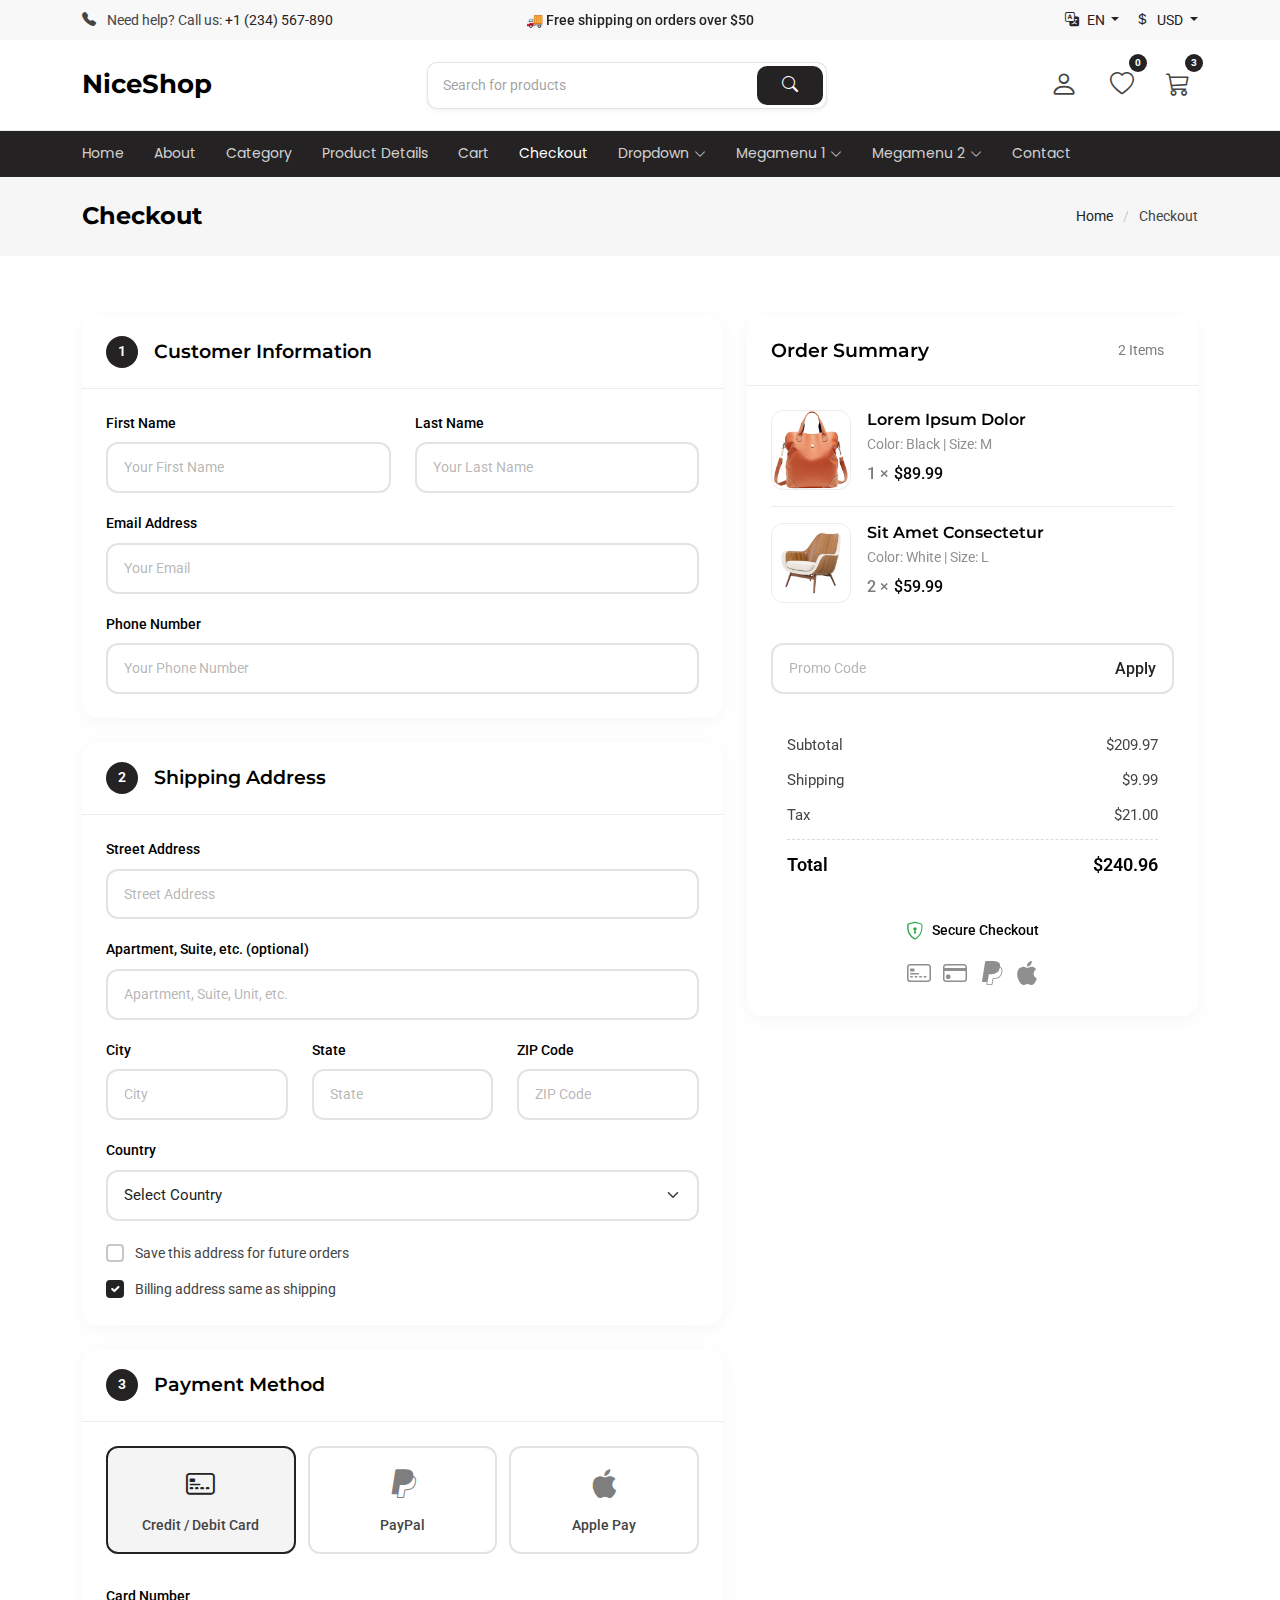
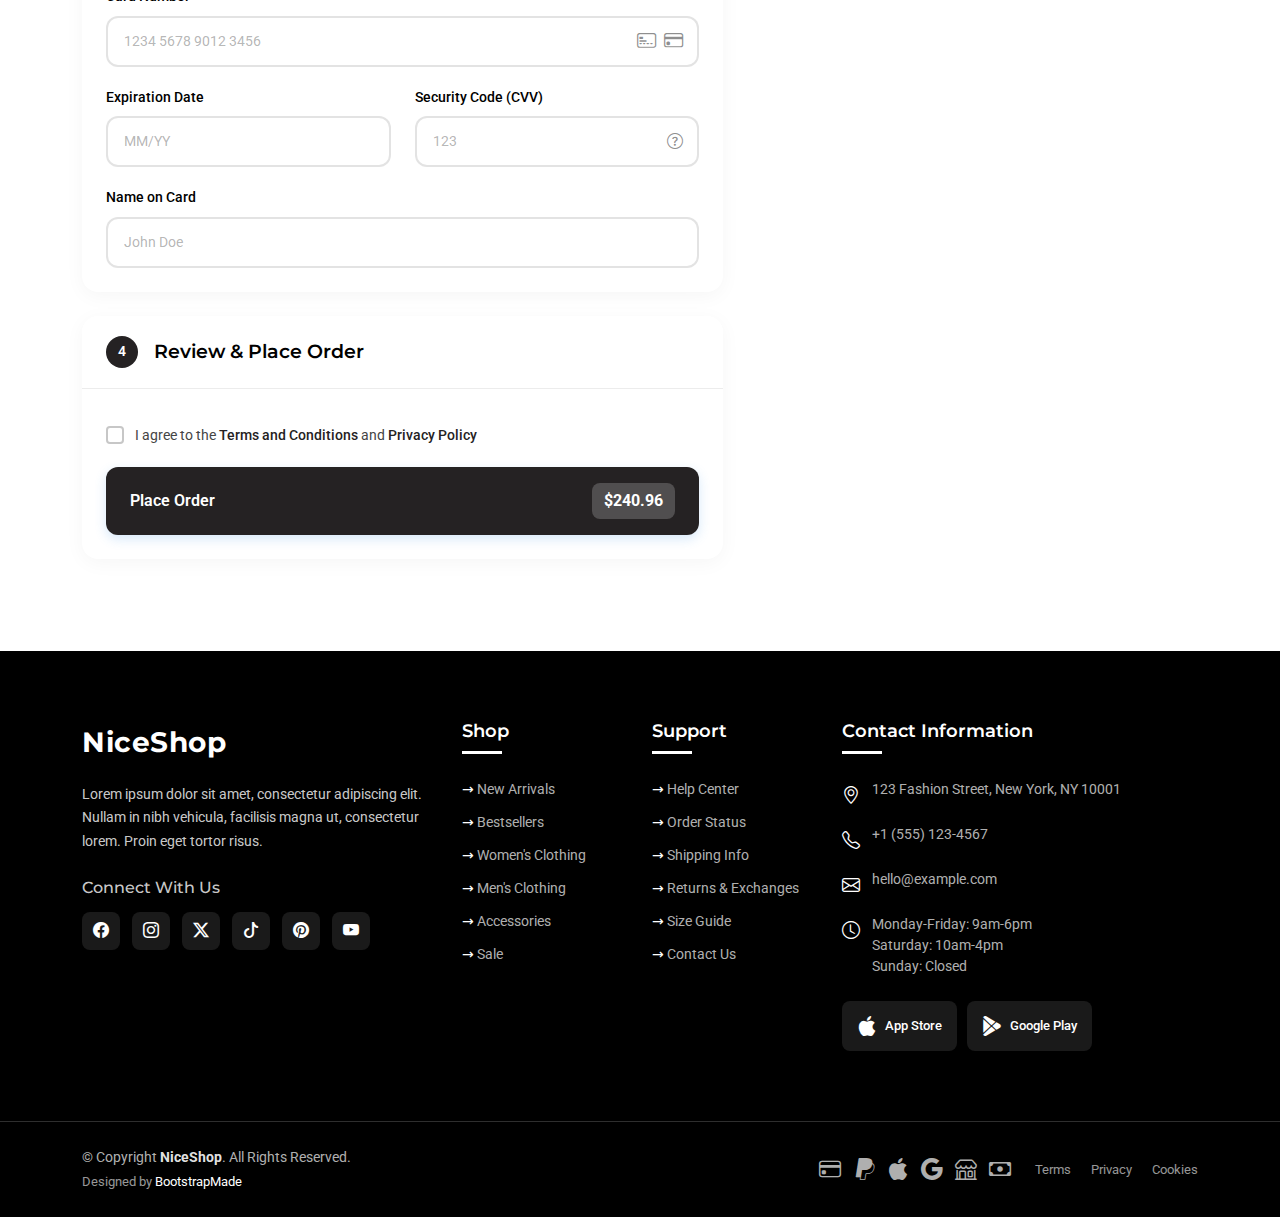
<file: apps/shop/static/shop/checkout.html>
<!DOCTYPE html>
<html lang="en">

<head>
  <meta charset="utf-8">
  <meta content="width=device-width, initial-scale=1.0" name="viewport">
  <title>Checkout - NiceShop Bootstrap Template</title>
  <meta name="description" content="">
  <meta name="keywords" content="">

  <!-- Favicons -->
  <link href="assets/img/favicon.png" rel="icon">
  <link href="assets/img/apple-touch-icon.png" rel="apple-touch-icon">

  <!-- Fonts -->
  <link href="https://fonts.googleapis.com" rel="preconnect">
  <link href="https://fonts.gstatic.com" rel="preconnect" crossorigin>
  <link href="https://fonts.googleapis.com/css2?family=Roboto:ital,wght@0,100;0,300;0,400;0,500;0,700;0,900;1,100;1,300;1,400;1,500;1,700;1,900&family=Montserrat:ital,wght@0,100;0,200;0,300;0,400;0,500;0,600;0,700;0,800;0,900;1,100;1,200;1,300;1,400;1,500;1,600;1,700;1,800;1,900&family=Poppins:ital,wght@0,100;0,200;0,300;0,400;0,500;0,600;0,700;0,800;0,900;1,100;1,200;1,300;1,400;1,500;1,600;1,700;1,800;1,900&display=swap" rel="stylesheet">

  <!-- Vendor CSS Files -->
  <link href="assets/vendor/bootstrap/css/bootstrap.min.css" rel="stylesheet">
  <link href="assets/vendor/bootstrap-icons/bootstrap-icons.css" rel="stylesheet">
  <link href="assets/vendor/swiper/swiper-bundle.min.css" rel="stylesheet">
  <link href="assets/vendor/aos/aos.css" rel="stylesheet">
  <link href="assets/vendor/glightbox/css/glightbox.min.css" rel="stylesheet">
  <link href="assets/vendor/drift-zoom/drift-basic.css" rel="stylesheet">

  <!-- Main CSS File -->
  <link href="assets/css/main.css" rel="stylesheet">

  <!-- =======================================================
  * Template Name: NiceShop
  * Template URL: https://bootstrapmade.com/niceshop-bootstrap-ecommerce-template/
  * Updated: Aug 26 2025 with Bootstrap v5.3.7
  * Author: BootstrapMade.com
  * License: https://bootstrapmade.com/license/
  ======================================================== -->
</head>

<body class="checkout-page">

  <header id="header" class="header sticky-top">
    <!-- Top Bar -->
    <div class="top-bar py-2">
      <div class="container-fluid container-xl">
        <div class="row align-items-center">
          <div class="col-lg-4 d-none d-lg-flex">
            <div class="top-bar-item">
              <i class="bi bi-telephone-fill me-2"></i>
              <span>Need help? Call us: </span>
              <a href="tel:+1234567890">+1 (234) 567-890</a>
            </div>
          </div>

          <div class="col-lg-4 col-md-12 text-center">
            <div class="announcement-slider swiper init-swiper">
              <script type="application/json" class="swiper-config">
                {
                  "loop": true,
                  "speed": 600,
                  "autoplay": {
                    "delay": 5000
                  },
                  "slidesPerView": 1,
                  "direction": "vertical",
                  "effect": "slide"
                }
              </script>
              <div class="swiper-wrapper">
                <div class="swiper-slide">🚚 Free shipping on orders over $50</div>
                <div class="swiper-slide">💰 30 days money back guarantee.</div>
                <div class="swiper-slide">🎁 20% off on your first order</div>
              </div>
            </div>
          </div>

          <div class="col-lg-4 d-none d-lg-block">
            <div class="d-flex justify-content-end">
              <div class="top-bar-item dropdown me-3">
                <a href="#" class="dropdown-toggle" data-bs-toggle="dropdown">
                  <i class="bi bi-translate me-2"></i>EN
                </a>
                <ul class="dropdown-menu">
                  <li><a class="dropdown-item" href="#"><i class="bi bi-check2 me-2 selected-icon"></i>English</a></li>
                  <li><a class="dropdown-item" href="#">Español</a></li>
                  <li><a class="dropdown-item" href="#">Français</a></li>
                  <li><a class="dropdown-item" href="#">Deutsch</a></li>
                </ul>
              </div>
              <div class="top-bar-item dropdown">
                <a href="#" class="dropdown-toggle" data-bs-toggle="dropdown">
                  <i class="bi bi-currency-dollar me-2"></i>USD
                </a>
                <ul class="dropdown-menu">
                  <li><a class="dropdown-item" href="#"><i class="bi bi-check2 me-2 selected-icon"></i>USD</a></li>
                  <li><a class="dropdown-item" href="#">EUR</a></li>
                  <li><a class="dropdown-item" href="#">GBP</a></li>
                </ul>
              </div>
            </div>
          </div>
        </div>
      </div>
    </div>

    <!-- Main Header -->
    <div class="main-header">
      <div class="container-fluid container-xl">
        <div class="d-flex py-3 align-items-center justify-content-between">

          <!-- Logo -->
          <a href="index.html" class="logo d-flex align-items-center">
            <!-- Uncomment the line below if you also wish to use an image logo -->
            <!-- <img src="assets/img/logo.webp" alt=""> -->
            <h1 class="sitename">NiceShop</h1>
          </a>

          <!-- Search -->
          <form class="search-form desktop-search-form">
            <div class="input-group">
              <input type="text" class="form-control" placeholder="Search for products">
              <button class="btn" type="submit">
                <i class="bi bi-search"></i>
              </button>
            </div>
          </form>

          <!-- Actions -->
          <div class="header-actions d-flex align-items-center justify-content-end">

            <!-- Mobile Search Toggle -->
            <button class="header-action-btn mobile-search-toggle d-xl-none" type="button" data-bs-toggle="collapse" data-bs-target="#mobileSearch" aria-expanded="false" aria-controls="mobileSearch">
              <i class="bi bi-search"></i>
            </button>

            <!-- Account -->
            <div class="dropdown account-dropdown">
              <button class="header-action-btn" data-bs-toggle="dropdown">
                <i class="bi bi-person"></i>
              </button>
              <div class="dropdown-menu">
                <div class="dropdown-header">
                  <h6>Welcome to <span class="sitename">FashionStore</span></h6>
                  <p class="mb-0">Access account &amp; manage orders</p>
                </div>
                <div class="dropdown-body">
                  <a class="dropdown-item d-flex align-items-center" href="account.html">
                    <i class="bi bi-person-circle me-2"></i>
                    <span>My Profile</span>
                  </a>
                  <a class="dropdown-item d-flex align-items-center" href="account.html">
                    <i class="bi bi-bag-check me-2"></i>
                    <span>My Orders</span>
                  </a>
                  <a class="dropdown-item d-flex align-items-center" href="account.html">
                    <i class="bi bi-heart me-2"></i>
                    <span>My Wishlist</span>
                  </a>
                  <a class="dropdown-item d-flex align-items-center" href="account.html">
                    <i class="bi bi-gear me-2"></i>
                    <span>Settings</span>
                  </a>
                </div>
                <div class="dropdown-footer">
                  <a href="register.html" class="btn btn-primary w-100 mb-2">Sign In</a>
                  <a href="login.html" class="btn btn-outline-primary w-100">Register</a>
                </div>
              </div>
            </div>

            <!-- Wishlist -->
            <a href="account.html" class="header-action-btn d-none d-md-block">
              <i class="bi bi-heart"></i>
              <span class="badge">0</span>
            </a>

            <!-- Cart -->
            <a href="cart.html" class="header-action-btn">
              <i class="bi bi-cart3"></i>
              <span class="badge">3</span>
            </a>

            <!-- Mobile Navigation Toggle -->
            <i class="mobile-nav-toggle d-xl-none bi bi-list me-0"></i>

          </div>
        </div>
      </div>
    </div>

    <!-- Navigation -->
    <div class="header-nav">
      <div class="container-fluid container-xl position-relative">
        <nav id="navmenu" class="navmenu">
          <ul>
            <li><a href="index.html">Home</a></li>
            <li><a href="about.html">About</a></li>
            <li><a href="category.html">Category</a></li>
            <li><a href="product-details.html">Product Details</a></li>
            <li><a href="cart.html">Cart</a></li>
            <li><a href="checkout.html" class="active">Checkout</a></li>
            <li class="dropdown"><a href="#"><span>Dropdown</span> <i class="bi bi-chevron-down toggle-dropdown"></i></a>
              <ul>
                <li><a href="#">Dropdown 1</a></li>
                <li class="dropdown"><a href="#"><span>Deep Dropdown</span> <i class="bi bi-chevron-down toggle-dropdown"></i></a>
                  <ul>
                    <li><a href="#">Deep Dropdown 1</a></li>
                    <li><a href="#">Deep Dropdown 2</a></li>
                    <li><a href="#">Deep Dropdown 3</a></li>
                    <li><a href="#">Deep Dropdown 4</a></li>
                    <li><a href="#">Deep Dropdown 5</a></li>
                  </ul>
                </li>
                <li><a href="#">Dropdown 2</a></li>
                <li><a href="#">Dropdown 3</a></li>
                <li><a href="#">Dropdown 4</a></li>
              </ul>
            </li>

            <!-- Products Mega Menu 1 -->
            <li class="products-megamenu-1"><a href="#"><span>Megamenu 1</span> <i class="bi bi-chevron-down toggle-dropdown"></i></a>

              <!-- Products Mega Menu 1 Mobile View -->
              <ul class="mobile-megamenu">

                <li><a href="#">Featured Products</a></li>
                <li><a href="#">New Arrivals</a></li>
                <li><a href="#">Sale Items</a></li>

                <li class="dropdown"><a href="#"><span>Clothing</span> <i class="bi bi-chevron-down toggle-dropdown"></i></a>
                  <ul>
                    <li><a href="#">Men's Wear</a></li>
                    <li><a href="#">Women's Wear</a></li>
                    <li><a href="#">Kids Collection</a></li>
                    <li><a href="#">Sportswear</a></li>
                    <li><a href="#">Accessories</a></li>
                  </ul>
                </li>

                <li class="dropdown"><a href="#"><span>Electronics</span> <i class="bi bi-chevron-down toggle-dropdown"></i></a>
                  <ul>
                    <li><a href="#">Smartphones</a></li>
                    <li><a href="#">Laptops</a></li>
                    <li><a href="#">Audio Devices</a></li>
                    <li><a href="#">Smart Home</a></li>
                    <li><a href="#">Accessories</a></li>
                  </ul>
                </li>

                <li class="dropdown"><a href="#"><span>Home &amp; Living</span> <i class="bi bi-chevron-down toggle-dropdown"></i></a>
                  <ul>
                    <li><a href="#">Furniture</a></li>
                    <li><a href="#">Decor</a></li>
                    <li><a href="#">Kitchen</a></li>
                    <li><a href="#">Bedding</a></li>
                    <li><a href="#">Lighting</a></li>
                  </ul>
                </li>

                <li class="dropdown"><a href="#"><span>Beauty</span> <i class="bi bi-chevron-down toggle-dropdown"></i></a>
                  <ul>
                    <li><a href="#">Skincare</a></li>
                    <li><a href="#">Makeup</a></li>
                    <li><a href="#">Haircare</a></li>
                    <li><a href="#">Fragrances</a></li>
                    <li><a href="#">Personal Care</a></li>
                  </ul>
                </li>

              </ul><!-- End Products Mega Menu 1 Mobile View -->

              <!-- Products Mega Menu 1 Desktop View -->
              <div class="desktop-megamenu">

                <div class="megamenu-tabs">
                  <ul class="nav nav-tabs" id="productMegaMenuTabs" role="tablist">
                    <li class="nav-item" role="presentation">
                      <button class="nav-link active" id="featured-tab" data-bs-toggle="tab" data-bs-target="#featured-content-1862" type="button" aria-selected="true" role="tab">Featured</button>
                    </li>
                    <li class="nav-item" role="presentation">
                      <button class="nav-link" id="new-tab" data-bs-toggle="tab" data-bs-target="#new-content-1862" type="button" aria-selected="false" tabindex="-1" role="tab">New Arrivals</button>
                    </li>
                    <li class="nav-item" role="presentation">
                      <button class="nav-link" id="sale-tab" data-bs-toggle="tab" data-bs-target="#sale-content-1862" type="button" aria-selected="false" tabindex="-1" role="tab">Sale</button>
                    </li>
                    <li class="nav-item" role="presentation">
                      <button class="nav-link" id="category-tab" data-bs-toggle="tab" data-bs-target="#category-content-1862" type="button" aria-selected="false" tabindex="-1" role="tab">Categories</button>
                    </li>
                  </ul>
                </div>

                <!-- Tabs Content -->
                <div class="megamenu-content tab-content">

                  <!-- Featured Tab -->
                  <div class="tab-pane fade show active" id="featured-content-1862" role="tabpanel" aria-labelledby="featured-tab">
                    <div class="product-grid">
                      <div class="product-card">
                        <div class="product-image">
                          <img src="assets/img/product/product-1.webp" alt="Featured Product" loading="lazy">
                        </div>
                        <div class="product-info">
                          <h5>Premium Headphones</h5>
                          <p class="price">$129.99</p>
                          <a href="#" class="btn-view">View Product</a>
                        </div>
                      </div>
                      <div class="product-card">
                        <div class="product-image">
                          <img src="assets/img/product/product-2.webp" alt="Featured Product" loading="lazy">
                        </div>
                        <div class="product-info">
                          <h5>Smart Watch</h5>
                          <p class="price">$199.99</p>
                          <a href="#" class="btn-view">View Product</a>
                        </div>
                      </div>
                      <div class="product-card">
                        <div class="product-image">
                          <img src="assets/img/product/product-3.webp" alt="Featured Product" loading="lazy">
                        </div>
                        <div class="product-info">
                          <h5>Wireless Earbuds</h5>
                          <p class="price">$89.99</p>
                          <a href="#" class="btn-view">View Product</a>
                        </div>
                      </div>
                      <div class="product-card">
                        <div class="product-image">
                          <img src="assets/img/product/product-4.webp" alt="Featured Product" loading="lazy">
                        </div>
                        <div class="product-info">
                          <h5>Bluetooth Speaker</h5>
                          <p class="price">$79.99</p>
                          <a href="#" class="btn-view">View Product</a>
                        </div>
                      </div>
                    </div>
                  </div>

                  <!-- New Arrivals Tab -->
                  <div class="tab-pane fade" id="new-content-1862" role="tabpanel" aria-labelledby="new-tab">
                    <div class="product-grid">
                      <div class="product-card">
                        <div class="product-image">
                          <img src="assets/img/product/product-5.webp" alt="New Arrival" loading="lazy">
                          <span class="badge-new">New</span>
                        </div>
                        <div class="product-info">
                          <h5>Fitness Tracker</h5>
                          <p class="price">$69.99</p>
                          <a href="#" class="btn-view">View Product</a>
                        </div>
                      </div>
                      <div class="product-card">
                        <div class="product-image">
                          <img src="assets/img/product/product-6.webp" alt="New Arrival" loading="lazy">
                          <span class="badge-new">New</span>
                        </div>
                        <div class="product-info">
                          <h5>Wireless Charger</h5>
                          <p class="price">$39.99</p>
                          <a href="#" class="btn-view">View Product</a>
                        </div>
                      </div>
                      <div class="product-card">
                        <div class="product-image">
                          <img src="assets/img/product/product-7.webp" alt="New Arrival" loading="lazy">
                          <span class="badge-new">New</span>
                        </div>
                        <div class="product-info">
                          <h5>Smart Bulb Set</h5>
                          <p class="price">$49.99</p>
                          <a href="#" class="btn-view">View Product</a>
                        </div>
                      </div>
                      <div class="product-card">
                        <div class="product-image">
                          <img src="assets/img/product/product-8.webp" alt="New Arrival" loading="lazy">
                          <span class="badge-new">New</span>
                        </div>
                        <div class="product-info">
                          <h5>Portable Power Bank</h5>
                          <p class="price">$59.99</p>
                          <a href="#" class="btn-view">View Product</a>
                        </div>
                      </div>
                    </div>
                  </div>

                  <!-- Sale Tab -->
                  <div class="tab-pane fade" id="sale-content-1862" role="tabpanel" aria-labelledby="sale-tab">
                    <div class="product-grid">
                      <div class="product-card">
                        <div class="product-image">
                          <img src="assets/img/product/product-9.webp" alt="Sale Product" loading="lazy">
                          <span class="badge-sale">-30%</span>
                        </div>
                        <div class="product-info">
                          <h5>Wireless Keyboard</h5>
                          <p class="price"><span class="original-price">$89.99</span> $62.99</p>
                          <a href="#" class="btn-view">View Product</a>
                        </div>
                      </div>
                      <div class="product-card">
                        <div class="product-image">
                          <img src="assets/img/product/product-10.webp" alt="Sale Product" loading="lazy">
                          <span class="badge-sale">-25%</span>
                        </div>
                        <div class="product-info">
                          <h5>Gaming Mouse</h5>
                          <p class="price"><span class="original-price">$59.99</span> $44.99</p>
                          <a href="#" class="btn-view">View Product</a>
                        </div>
                      </div>
                      <div class="product-card">
                        <div class="product-image">
                          <img src="assets/img/product/product-11.webp" alt="Sale Product" loading="lazy">
                          <span class="badge-sale">-40%</span>
                        </div>
                        <div class="product-info">
                          <h5>Desk Lamp</h5>
                          <p class="price"><span class="original-price">$49.99</span> $29.99</p>
                          <a href="#" class="btn-view">View Product</a>
                        </div>
                      </div>
                      <div class="product-card">
                        <div class="product-image">
                          <img src="assets/img/product/product-12.webp" alt="Sale Product" loading="lazy">
                          <span class="badge-sale">-20%</span>
                        </div>
                        <div class="product-info">
                          <h5>USB-C Hub</h5>
                          <p class="price"><span class="original-price">$39.99</span> $31.99</p>
                          <a href="#" class="btn-view">View Product</a>
                        </div>
                      </div>
                    </div>
                  </div>

                  <!-- Categories Tab -->
                  <div class="tab-pane fade" id="category-content-1862" role="tabpanel" aria-labelledby="category-tab">
                    <div class="category-grid">
                      <div class="category-column">
                        <h4>Clothing</h4>
                        <ul>
                          <li><a href="#">Men's Wear</a></li>
                          <li><a href="#">Women's Wear</a></li>
                          <li><a href="#">Kids Collection</a></li>
                          <li><a href="#">Sportswear</a></li>
                          <li><a href="#">Accessories</a></li>
                        </ul>
                      </div>
                      <div class="category-column">
                        <h4>Electronics</h4>
                        <ul>
                          <li><a href="#">Smartphones</a></li>
                          <li><a href="#">Laptops</a></li>
                          <li><a href="#">Audio Devices</a></li>
                          <li><a href="#">Smart Home</a></li>
                          <li><a href="#">Accessories</a></li>
                        </ul>
                      </div>
                      <div class="category-column">
                        <h4>Home &amp; Living</h4>
                        <ul>
                          <li><a href="#">Furniture</a></li>
                          <li><a href="#">Decor</a></li>
                          <li><a href="#">Kitchen</a></li>
                          <li><a href="#">Bedding</a></li>
                          <li><a href="#">Lighting</a></li>
                        </ul>
                      </div>
                      <div class="category-column">
                        <h4>Beauty</h4>
                        <ul>
                          <li><a href="#">Skincare</a></li>
                          <li><a href="#">Makeup</a></li>
                          <li><a href="#">Haircare</a></li>
                          <li><a href="#">Fragrances</a></li>
                          <li><a href="#">Personal Care</a></li>
                        </ul>
                      </div>
                    </div>
                  </div>

                </div>

              </div><!-- End Products Mega Menu 1 Desktop View -->

            </li><!-- End Products Mega Menu 1 -->
            <!-- Products Mega Menu 2 -->
            <li class="products-megamenu-2"><a href="#"><span>Megamenu 2</span> <i class="bi bi-chevron-down toggle-dropdown"></i></a>

              <!-- Products Mega Menu 2 Mobile View -->
              <ul class="mobile-megamenu">

                <li><a href="#">Women</a></li>
                <li><a href="#">Men</a></li>
                <li><a href="#">Kids'</a></li>

                <li class="dropdown"><a href="#"><span>Clothing</span> <i class="bi bi-chevron-down toggle-dropdown"></i></a>
                  <ul>
                    <li><a href="#">Shirts &amp; Tops</a></li>
                    <li><a href="#">Coats &amp; Outerwear</a></li>
                    <li><a href="#">Underwear</a></li>
                    <li><a href="#">Sweatshirts</a></li>
                    <li><a href="#">Dresses</a></li>
                    <li><a href="#">Swimwear</a></li>
                  </ul>
                </li>

                <li class="dropdown"><a href="#"><span>Shoes</span> <i class="bi bi-chevron-down toggle-dropdown"></i></a>
                  <ul>
                    <li><a href="#">Boots</a></li>
                    <li><a href="#">Sandals</a></li>
                    <li><a href="#">Heels</a></li>
                    <li><a href="#">Loafers</a></li>
                    <li><a href="#">Slippers</a></li>
                    <li><a href="#">Oxfords</a></li>
                  </ul>
                </li>

                <li class="dropdown"><a href="#"><span>Accessories</span> <i class="bi bi-chevron-down toggle-dropdown"></i></a>
                  <ul>
                    <li><a href="#">Handbags</a></li>
                    <li><a href="#">Eyewear</a></li>
                    <li><a href="#">Hats</a></li>
                    <li><a href="#">Watches</a></li>
                    <li><a href="#">Jewelry</a></li>
                    <li><a href="#">Belts</a></li>
                  </ul>
                </li>

                <li class="dropdown"><a href="#"><span>Specialty Sizes</span> <i class="bi bi-chevron-down toggle-dropdown"></i></a>
                  <ul>
                    <li><a href="#">Plus Size</a></li>
                    <li><a href="#">Petite</a></li>
                    <li><a href="#">Wide Shoes</a></li>
                    <li><a href="#">Narrow Shoes</a></li>
                  </ul>
                </li>

              </ul><!-- End Products Mega Menu 2 Mobile View -->

              <!-- Products Mega Menu 2 Desktop View -->
              <div class="desktop-megamenu">

                <div class="megamenu-tabs">
                  <ul class="nav nav-tabs" role="tablist">
                    <li class="nav-item" role="presentation">
                      <button class="nav-link active" id="womens-tab" data-bs-toggle="tab" data-bs-target="#womens-content-1883" type="button" aria-selected="true" role="tab">WOMEN</button>
                    </li>
                    <li class="nav-item" role="presentation">
                      <button class="nav-link" id="mens-tab" data-bs-toggle="tab" data-bs-target="#mens-content-1883" type="button" aria-selected="false" tabindex="-1" role="tab">MEN</button>
                    </li>
                    <li class="nav-item" role="presentation">
                      <button class="nav-link" id="kids-tab" data-bs-toggle="tab" data-bs-target="#kids-content-1883" type="button" aria-selected="false" tabindex="-1" role="tab">KIDS</button>
                    </li>
                  </ul>
                </div>

                <!-- Tabs Content -->
                <div class="megamenu-content tab-content">

                  <!-- Women Tab -->
                  <div class="tab-pane fade show active" id="womens-content-1883" role="tabpanel" aria-labelledby="womens-tab">
                    <div class="category-layout">
                      <div class="categories-section">
                        <div class="category-headers">
                          <h4>Clothing</h4>
                          <h4>Shoes</h4>
                          <h4>Accessories</h4>
                          <h4>Specialty Sizes</h4>
                        </div>

                        <div class="category-links">
                          <div class="link-row">
                            <a href="#">Shirts &amp; Tops</a>
                            <a href="#">Boots</a>
                            <a href="#">Handbags</a>
                            <a href="#">Plus Size</a>
                          </div>
                          <div class="link-row">
                            <a href="#">Coats &amp; Outerwear</a>
                            <a href="#">Sandals</a>
                            <a href="#">Eyewear</a>
                            <a href="#">Petite</a>
                          </div>
                          <div class="link-row">
                            <a href="#">Underwear</a>
                            <a href="#">Heels</a>
                            <a href="#">Hats</a>
                            <a href="#">Wide Shoes</a>
                          </div>
                          <div class="link-row">
                            <a href="#">Sweatshirts</a>
                            <a href="#">Loafers</a>
                            <a href="#">Watches</a>
                            <a href="#">Narrow Shoes</a>
                          </div>
                          <div class="link-row">
                            <a href="#">Dresses</a>
                            <a href="#">Slippers</a>
                            <a href="#">Jewelry</a>
                            <a href="#"></a>
                          </div>
                          <div class="link-row">
                            <a href="#">Swimwear</a>
                            <a href="#">Oxfords</a>
                            <a href="#">Belts</a>
                            <a href="#"></a>
                          </div>
                          <div class="link-row">
                            <a href="#">View all</a>
                            <a href="#">View all</a>
                            <a href="#">View all</a>
                            <a href="#"></a>
                          </div>
                        </div>
                      </div>
                      <div class="featured-section">
                        <div class="featured-image">
                          <img src="assets/img/product/product-f-1.webp" alt="Women's Heels Collection">
                          <div class="featured-content">
                            <h3>Women's<br>Bags<br>Collection</h3>
                            <a href="#" class="btn-shop">Shop now</a>
                          </div>
                        </div>
                      </div>
                    </div>
                  </div>

                  <!-- Men Tab -->
                  <div class="tab-pane fade" id="mens-content-1883" role="tabpanel" aria-labelledby="mens-tab">
                    <div class="category-layout">
                      <div class="categories-section">
                        <div class="category-headers">
                          <h4>Clothing</h4>
                          <h4>Shoes</h4>
                          <h4>Accessories</h4>
                          <h4>Specialty Sizes</h4>
                        </div>

                        <div class="category-links">
                          <div class="link-row">
                            <a href="#">Shirts &amp; Polos</a>
                            <a href="#">Sneakers</a>
                            <a href="#">Watches</a>
                            <a href="#">Big &amp; Tall</a>
                          </div>
                          <div class="link-row">
                            <a href="#">Jackets &amp; Coats</a>
                            <a href="#">Boots</a>
                            <a href="#">Belts</a>
                            <a href="#">Slim Fit</a>
                          </div>
                          <div class="link-row">
                            <a href="#">Underwear</a>
                            <a href="#">Loafers</a>
                            <a href="#">Ties</a>
                            <a href="#">Wide Shoes</a>
                          </div>
                          <div class="link-row">
                            <a href="#">Hoodies</a>
                            <a href="#">Dress Shoes</a>
                            <a href="#">Wallets</a>
                            <a href="#">Extended Sizes</a>
                          </div>
                          <div class="link-row">
                            <a href="#">Suits</a>
                            <a href="#">Sandals</a>
                            <a href="#">Sunglasses</a>
                            <a href="#"></a>
                          </div>
                          <div class="link-row">
                            <a href="#">Activewear</a>
                            <a href="#">Slippers</a>
                            <a href="#">Hats</a>
                            <a href="#"></a>
                          </div>
                          <div class="link-row">
                            <a href="#">View all</a>
                            <a href="#">View all</a>
                            <a href="#">View all</a>
                            <a href="#"></a>
                          </div>
                        </div>
                      </div>
                      <div class="featured-section">
                        <div class="featured-image">
                          <img src="assets/img/product/product-m-4.webp" alt="Men's Footwear Collection">
                          <div class="featured-content">
                            <h3>Men's<br>Footwear<br>Collection</h3>
                            <a href="#" class="btn-shop">Shop now</a>
                          </div>
                        </div>
                      </div>
                    </div>
                  </div>

                  <!-- Kids Tab -->
                  <div class="tab-pane fade" id="kids-content-1883" role="tabpanel" aria-labelledby="kids-tab">
                    <div class="category-layout">
                      <div class="categories-section">
                        <div class="category-headers">
                          <h4>Clothing</h4>
                          <h4>Shoes</h4>
                          <h4>Accessories</h4>
                          <h4>By Age</h4>
                        </div>

                        <div class="category-links">
                          <div class="link-row">
                            <a href="#">T-shirts &amp; Tops</a>
                            <a href="#">Sneakers</a>
                            <a href="#">Backpacks</a>
                            <a href="#">Babies (0-24 months)</a>
                          </div>
                          <div class="link-row">
                            <a href="#">Outerwear</a>
                            <a href="#">Boots</a>
                            <a href="#">Hats &amp; Caps</a>
                            <a href="#">Toddlers (2-4 years)</a>
                          </div>
                          <div class="link-row">
                            <a href="#">Pajamas</a>
                            <a href="#">Sandals</a>
                            <a href="#">Socks</a>
                            <a href="#">Kids (4-7 years)</a>
                          </div>
                          <div class="link-row">
                            <a href="#">Sweatshirts</a>
                            <a href="#">Slippers</a>
                            <a href="#">Gloves</a>
                            <a href="#">Older Kids (8-14 years)</a>
                          </div>
                          <div class="link-row">
                            <a href="#">Dresses</a>
                            <a href="#">School Shoes</a>
                            <a href="#">Scarves</a>
                            <a href="#"></a>
                          </div>
                          <div class="link-row">
                            <a href="#">Swimwear</a>
                            <a href="#">Sports Shoes</a>
                            <a href="#">Hair Accessories</a>
                            <a href="#"></a>
                          </div>
                          <div class="link-row">
                            <a href="#">View all</a>
                            <a href="#">View all</a>
                            <a href="#">View all</a>
                            <a href="#"></a>
                          </div>
                        </div>
                      </div>
                      <div class="featured-section">
                        <div class="featured-image">
                          <img src="assets/img/product/product-9.webp" alt="Kids' New Arrivals">
                          <div class="featured-content">
                            <h3>Kids<br>New<br>Arrivals</h3>
                            <a href="#" class="btn-shop">Shop now</a>
                          </div>
                        </div>
                      </div>
                    </div>
                  </div>

                </div>

              </div><!-- End Products Mega Menu 2 Desktop View -->

            </li><!-- End Products Mega Menu 2 -->

            <li><a href="contact.html">Contact</a></li>

          </ul>
        </nav>
      </div>
    </div>

    <!-- Mobile Search Form -->
    <div class="collapse" id="mobileSearch">
      <div class="container">
        <form class="search-form">
          <div class="input-group">
            <input type="text" class="form-control" placeholder="Search for products">
            <button class="btn" type="submit">
              <i class="bi bi-search"></i>
            </button>
          </div>
        </form>
      </div>
    </div>

  </header>

  <main class="main">

    <!-- Page Title -->
    <div class="page-title light-background">
      <div class="container d-lg-flex justify-content-between align-items-center">
        <h1 class="mb-2 mb-lg-0">Checkout</h1>
        <nav class="breadcrumbs">
          <ol>
            <li><a href="index.html">Home</a></li>
            <li class="current">Checkout</li>
          </ol>
        </nav>
      </div>
    </div><!-- End Page Title -->

    <!-- Checkout Section -->
    <section id="checkout" class="checkout section">

      <div class="container" data-aos="fade-up" data-aos-delay="100">

        <div class="row">
          <div class="col-lg-7">
            <!-- Checkout Form -->
            <div class="checkout-container" data-aos="fade-up">
              <form class="checkout-form">
                <!-- Customer Information -->
                <div class="checkout-section" id="customer-info">
                  <div class="section-header">
                    <div class="section-number">1</div>
                    <h3>Customer Information</h3>
                  </div>
                  <div class="section-content">
                    <div class="row">
                      <div class="col-md-6 form-group">
                        <label for="first-name">First Name</label>
                        <input type="text" name="first-name" class="form-control" id="first-name" placeholder="Your First Name" required="">
                      </div>
                      <div class="col-md-6 form-group">
                        <label for="last-name">Last Name</label>
                        <input type="text" name="last-name" class="form-control" id="last-name" placeholder="Your Last Name" required="">
                      </div>
                    </div>
                    <div class="form-group">
                      <label for="email">Email Address</label>
                      <input type="email" class="form-control" name="email" id="email" placeholder="Your Email" required="">
                    </div>
                    <div class="form-group">
                      <label for="phone">Phone Number</label>
                      <input type="tel" class="form-control" name="phone" id="phone" placeholder="Your Phone Number" required="">
                    </div>
                  </div>
                </div>

                <!-- Shipping Address -->
                <div class="checkout-section" id="shipping-address">
                  <div class="section-header">
                    <div class="section-number">2</div>
                    <h3>Shipping Address</h3>
                  </div>
                  <div class="section-content">
                    <div class="form-group">
                      <label for="address">Street Address</label>
                      <input type="text" class="form-control" name="address" id="address" placeholder="Street Address" required="">
                    </div>
                    <div class="form-group">
                      <label for="apartment">Apartment, Suite, etc. (optional)</label>
                      <input type="text" class="form-control" name="apartment" id="apartment" placeholder="Apartment, Suite, Unit, etc.">
                    </div>
                    <div class="row">
                      <div class="col-md-4 form-group">
                        <label for="city">City</label>
                        <input type="text" name="city" class="form-control" id="city" placeholder="City" required="">
                      </div>
                      <div class="col-md-4 form-group">
                        <label for="state">State</label>
                        <input type="text" name="state" class="form-control" id="state" placeholder="State" required="">
                      </div>
                      <div class="col-md-4 form-group">
                        <label for="zip">ZIP Code</label>
                        <input type="text" name="zip" class="form-control" id="zip" placeholder="ZIP Code" required="">
                      </div>
                    </div>
                    <div class="form-group">
                      <label for="country">Country</label>
                      <select class="form-select" id="country" name="country" required="">
                        <option value="">Select Country</option>
                        <option value="US">United States</option>
                        <option value="CA">Canada</option>
                        <option value="UK">United Kingdom</option>
                        <option value="AU">Australia</option>
                        <option value="DE">Germany</option>
                        <option value="FR">France</option>
                      </select>
                    </div>
                    <div class="form-check">
                      <input class="form-check-input" type="checkbox" id="save-address" name="save-address">
                      <label class="form-check-label" for="save-address">
                        Save this address for future orders
                      </label>
                    </div>
                    <div class="form-check">
                      <input class="form-check-input" type="checkbox" id="billing-same" name="billing-same" checked="">
                      <label class="form-check-label" for="billing-same">
                        Billing address same as shipping
                      </label>
                    </div>
                  </div>
                </div>

                <!-- Payment Method -->
                <div class="checkout-section" id="payment-method">
                  <div class="section-header">
                    <div class="section-number">3</div>
                    <h3>Payment Method</h3>
                  </div>
                  <div class="section-content">
                    <div class="payment-options">
                      <div class="payment-option active">
                        <input type="radio" name="payment-method" id="credit-card" checked="">
                        <label for="credit-card">
                          <span class="payment-icon"><i class="bi bi-credit-card-2-front"></i></span>
                          <span class="payment-label">Credit / Debit Card</span>
                        </label>
                      </div>
                      <div class="payment-option">
                        <input type="radio" name="payment-method" id="paypal">
                        <label for="paypal">
                          <span class="payment-icon"><i class="bi bi-paypal"></i></span>
                          <span class="payment-label">PayPal</span>
                        </label>
                      </div>
                      <div class="payment-option">
                        <input type="radio" name="payment-method" id="apple-pay">
                        <label for="apple-pay">
                          <span class="payment-icon"><i class="bi bi-apple"></i></span>
                          <span class="payment-label">Apple Pay</span>
                        </label>
                      </div>
                    </div>

                    <div class="payment-details" id="credit-card-details">
                      <div class="form-group">
                        <label for="card-number">Card Number</label>
                        <div class="card-number-wrapper">
                          <input type="text" class="form-control" name="card-number" id="card-number" placeholder="1234 5678 9012 3456" required="">
                          <div class="card-icons">
                            <i class="bi bi-credit-card-2-front"></i>
                            <i class="bi bi-credit-card"></i>
                          </div>
                        </div>
                      </div>
                      <div class="row">
                        <div class="col-md-6 form-group">
                          <label for="expiry">Expiration Date</label>
                          <input type="text" class="form-control" name="expiry" id="expiry" placeholder="MM/YY" required="">
                        </div>
                        <div class="col-md-6 form-group">
                          <label for="cvv">Security Code (CVV)</label>
                          <div class="cvv-wrapper">
                            <input type="text" class="form-control" name="cvv" id="cvv" placeholder="123" required="">
                            <span class="cvv-hint" data-bs-toggle="tooltip" data-bs-placement="top" title="3-digit code on the back of your card">
                              <i class="bi bi-question-circle"></i>
                            </span>
                          </div>
                        </div>
                      </div>
                      <div class="form-group">
                        <label for="card-name">Name on Card</label>
                        <input type="text" class="form-control" name="card-name" id="card-name" placeholder="John Doe" required="">
                      </div>
                    </div>

                    <div class="payment-details d-none" id="paypal-details">
                      <p class="payment-info">You will be redirected to PayPal to complete your purchase securely.</p>
                    </div>

                    <div class="payment-details d-none" id="apple-pay-details">
                      <p class="payment-info">You will be prompted to authorize payment with Apple Pay.</p>
                    </div>
                  </div>
                </div>

                <!-- Order Review -->
                <div class="checkout-section" id="order-review">
                  <div class="section-header">
                    <div class="section-number">4</div>
                    <h3>Review &amp; Place Order</h3>
                  </div>
                  <div class="section-content">
                    <div class="form-check terms-check">
                      <input class="form-check-input" type="checkbox" id="terms" name="terms" required="">
                      <label class="form-check-label" for="terms">
                        I agree to the <a href="#" data-bs-toggle="modal" data-bs-target="#termsModal">Terms and Conditions</a> and <a href="#" data-bs-toggle="modal" data-bs-target="#privacyModal">Privacy Policy</a>
                      </label>
                    </div>
                    <div class="success-message d-none">Your order has been placed successfully! Thank you for your purchase.</div>
                    <div class="place-order-container">
                      <button type="submit" class="btn btn-primary place-order-btn">
                        <span class="btn-text">Place Order</span>
                        <span class="btn-price">$240.96</span>
                      </button>
                    </div>
                  </div>
                </div>
              </form>
            </div>
          </div>

          <div class="col-lg-5">
            <!-- Order Summary -->
            <div class="order-summary" data-aos="fade-left" data-aos-delay="200">
              <div class="order-summary-header">
                <h3>Order Summary</h3>
                <span class="item-count">2 Items</span>
              </div>

              <div class="order-summary-content">
                <div class="order-items">
                  <div class="order-item">
                    <div class="order-item-image">
                      <img src="assets/img/product/product-1.webp" alt="Product" class="img-fluid">
                    </div>
                    <div class="order-item-details">
                      <h4>Lorem Ipsum Dolor</h4>
                      <p class="order-item-variant">Color: Black | Size: M</p>
                      <div class="order-item-price">
                        <span class="quantity">1 ×</span>
                        <span class="price">$89.99</span>
                      </div>
                    </div>
                  </div>

                  <div class="order-item">
                    <div class="order-item-image">
                      <img src="assets/img/product/product-2.webp" alt="Product" class="img-fluid">
                    </div>
                    <div class="order-item-details">
                      <h4>Sit Amet Consectetur</h4>
                      <p class="order-item-variant">Color: White | Size: L</p>
                      <div class="order-item-price">
                        <span class="quantity">2 ×</span>
                        <span class="price">$59.99</span>
                      </div>
                    </div>
                  </div>
                </div>

                <div class="promo-code">
                  <div class="input-group">
                    <input type="text" class="form-control" placeholder="Promo Code" aria-label="Promo Code">
                    <button class="btn btn-outline-primary" type="button">Apply</button>
                  </div>
                </div>

                <div class="order-totals">
                  <div class="order-subtotal d-flex justify-content-between">
                    <span>Subtotal</span>
                    <span>$209.97</span>
                  </div>
                  <div class="order-shipping d-flex justify-content-between">
                    <span>Shipping</span>
                    <span>$9.99</span>
                  </div>
                  <div class="order-tax d-flex justify-content-between">
                    <span>Tax</span>
                    <span>$21.00</span>
                  </div>
                  <div class="order-total d-flex justify-content-between">
                    <span>Total</span>
                    <span>$240.96</span>
                  </div>
                </div>

                <div class="secure-checkout">
                  <div class="secure-checkout-header">
                    <i class="bi bi-shield-lock"></i>
                    <span>Secure Checkout</span>
                  </div>
                  <div class="payment-icons">
                    <i class="bi bi-credit-card-2-front"></i>
                    <i class="bi bi-credit-card"></i>
                    <i class="bi bi-paypal"></i>
                    <i class="bi bi-apple"></i>
                  </div>
                </div>
              </div>
            </div>
          </div>
        </div>

        <!-- Terms and Privacy Modals -->
        <div class="modal fade" id="termsModal" tabindex="-1" aria-labelledby="termsModalLabel" aria-hidden="true">
          <div class="modal-dialog modal-dialog-scrollable">
            <div class="modal-content">
              <div class="modal-header">
                <h5 class="modal-title" id="termsModalLabel">Terms and Conditions</h5>
                <button type="button" class="btn-close" data-bs-dismiss="modal" aria-label="Close"></button>
              </div>
              <div class="modal-body">
                <p>Lorem ipsum dolor sit amet, consectetur adipiscing elit. Nullam in dui mauris. Vivamus hendrerit arcu sed erat molestie vehicula. Sed auctor neque eu tellus rhoncus ut eleifend nibh porttitor. Ut in nulla enim. Phasellus molestie magna non est bibendum non venenatis nisl tempor.</p>
                <p>Suspendisse in orci enim. Vivamus hendrerit arcu sed erat molestie vehicula. Sed auctor neque eu tellus rhoncus ut eleifend nibh porttitor. Ut in nulla enim. Phasellus molestie magna non est bibendum non venenatis nisl tempor.</p>
                <p>Suspendisse in orci enim. Vivamus hendrerit arcu sed erat molestie vehicula. Sed auctor neque eu tellus rhoncus ut eleifend nibh porttitor. Ut in nulla enim. Phasellus molestie magna non est bibendum non venenatis nisl tempor.</p>
              </div>
              <div class="modal-footer">
                <button type="button" class="btn btn-primary" data-bs-dismiss="modal">I Understand</button>
              </div>
            </div>
          </div>
        </div>

        <div class="modal fade" id="privacyModal" tabindex="-1" aria-labelledby="privacyModalLabel" aria-hidden="true">
          <div class="modal-dialog modal-dialog-scrollable">
            <div class="modal-content">
              <div class="modal-header">
                <h5 class="modal-title" id="privacyModalLabel">Privacy Policy</h5>
                <button type="button" class="btn-close" data-bs-dismiss="modal" aria-label="Close"></button>
              </div>
              <div class="modal-body">
                <p>Lorem ipsum dolor sit amet, consectetur adipiscing elit. Nullam in dui mauris. Vivamus hendrerit arcu sed erat molestie vehicula. Sed auctor neque eu tellus rhoncus ut eleifend nibh porttitor. Ut in nulla enim.</p>
                <p>Suspendisse in orci enim. Vivamus hendrerit arcu sed erat molestie vehicula. Sed auctor neque eu tellus rhoncus ut eleifend nibh porttitor. Ut in nulla enim. Phasellus molestie magna non est bibendum non venenatis nisl tempor.</p>
                <p>Suspendisse in orci enim. Vivamus hendrerit arcu sed erat molestie vehicula. Sed auctor neque eu tellus rhoncus ut eleifend nibh porttitor. Ut in nulla enim. Phasellus molestie magna non est bibendum non venenatis nisl tempor.</p>
              </div>
              <div class="modal-footer">
                <button type="button" class="btn btn-primary" data-bs-dismiss="modal">I Understand</button>
              </div>
            </div>
          </div>
        </div>

      </div>

    </section><!-- /Checkout Section -->

  </main>

  <footer id="footer" class="footer dark-background">
    <div class="footer-main">
      <div class="container">
        <div class="row gy-4">
          <div class="col-lg-4 col-md-6">
            <div class="footer-widget footer-about">
              <a href="index.html" class="logo">
                <span class="sitename">NiceShop</span>
              </a>
              <p>Lorem ipsum dolor sit amet, consectetur adipiscing elit. Nullam in nibh vehicula, facilisis magna ut, consectetur lorem. Proin eget tortor risus.</p>

              <div class="social-links mt-4">
                <h5>Connect With Us</h5>
                <div class="social-icons">
                  <a href="#" aria-label="Facebook"><i class="bi bi-facebook"></i></a>
                  <a href="#" aria-label="Instagram"><i class="bi bi-instagram"></i></a>
                  <a href="#" aria-label="Twitter"><i class="bi bi-twitter-x"></i></a>
                  <a href="#" aria-label="TikTok"><i class="bi bi-tiktok"></i></a>
                  <a href="#" aria-label="Pinterest"><i class="bi bi-pinterest"></i></a>
                  <a href="#" aria-label="YouTube"><i class="bi bi-youtube"></i></a>
                </div>
              </div>
            </div>
          </div>

          <div class="col-lg-2 col-md-6 col-sm-6">
            <div class="footer-widget">
              <h4>Shop</h4>
              <ul class="footer-links">
                <li><a href="category.html">New Arrivals</a></li>
                <li><a href="category.html">Bestsellers</a></li>
                <li><a href="category.html">Women's Clothing</a></li>
                <li><a href="category.html">Men's Clothing</a></li>
                <li><a href="category.html">Accessories</a></li>
                <li><a href="category.html">Sale</a></li>
              </ul>
            </div>
          </div>

          <div class="col-lg-2 col-md-6 col-sm-6">
            <div class="footer-widget">
              <h4>Support</h4>
              <ul class="footer-links">
                <li><a href="support.html">Help Center</a></li>
                <li><a href="account.html">Order Status</a></li>
                <li><a href="shiping-info.html">Shipping Info</a></li>
                <li><a href="return-policy.html">Returns &amp; Exchanges</a></li>
                <li><a href="#">Size Guide</a></li>
                <li><a href="contact.html">Contact Us</a></li>
              </ul>
            </div>
          </div>

          <div class="col-lg-4 col-md-6">
            <div class="footer-widget">
              <h4>Contact Information</h4>
              <div class="footer-contact">
                <div class="contact-item">
                  <i class="bi bi-geo-alt"></i>
                  <span>123 Fashion Street, New York, NY 10001</span>
                </div>
                <div class="contact-item">
                  <i class="bi bi-telephone"></i>
                  <span>+1 (555) 123-4567</span>
                </div>
                <div class="contact-item">
                  <i class="bi bi-envelope"></i>
                  <span>hello@example.com</span>
                </div>
                <div class="contact-item">
                  <i class="bi bi-clock"></i>
                  <span>Monday-Friday: 9am-6pm<br>Saturday: 10am-4pm<br>Sunday: Closed</span>
                </div>
              </div>

              <div class="app-buttons mt-4">
                <a href="#" class="app-btn">
                  <i class="bi bi-apple"></i>
                  <span>App Store</span>
                </a>
                <a href="#" class="app-btn">
                  <i class="bi bi-google-play"></i>
                  <span>Google Play</span>
                </a>
              </div>
            </div>
          </div>
        </div>
      </div>
    </div>

    <div class="footer-bottom">
      <div class="container">
        <div class="row gy-3 align-items-center">
          <div class="col-lg-6 col-md-12">
            <div class="copyright">
              <p>© <span>Copyright</span> <strong class="sitename">NiceShop</strong>. All Rights Reserved.</p>
            </div>
            <div class="credits mt-1">
              <!-- All the links in the footer should remain intact. -->
              <!-- You can delete the links only if you've purchased the pro version. -->
              <!-- Licensing information: https://bootstrapmade.com/license/ -->
              <!-- Purchase the pro version with working PHP/AJAX contact form: [buy-url] -->
              Designed by <a href="https://bootstrapmade.com/">BootstrapMade</a>
            </div>
          </div>

          <div class="col-lg-6 col-md-12">
            <div class="d-flex flex-wrap justify-content-lg-end justify-content-center align-items-center gap-4">
              <div class="payment-methods">
                <div class="payment-icons">
                  <i class="bi bi-credit-card" aria-label="Credit Card"></i>
                  <i class="bi bi-paypal" aria-label="PayPal"></i>
                  <i class="bi bi-apple" aria-label="Apple Pay"></i>
                  <i class="bi bi-google" aria-label="Google Pay"></i>
                  <i class="bi bi-shop" aria-label="Shop Pay"></i>
                  <i class="bi bi-cash" aria-label="Cash on Delivery"></i>
                </div>
              </div>

              <div class="legal-links">
                <a href="tos.html">Terms</a>
                <a href="privacy.html">Privacy</a>
                <a href="tos.html">Cookies</a>
              </div>
            </div>
          </div>
        </div>

      </div>
    </div>
  </footer>

  <!-- Scroll Top -->
  <a href="#" id="scroll-top" class="scroll-top d-flex align-items-center justify-content-center"><i class="bi bi-arrow-up-short"></i></a>

  <!-- Preloader -->
  <div id="preloader"></div>

  <!-- Vendor JS Files -->
  <script src="assets/vendor/bootstrap/js/bootstrap.bundle.min.js"></script>
  <script src="assets/vendor/php-email-form/validate.js"></script>
  <script src="assets/vendor/swiper/swiper-bundle.min.js"></script>
  <script src="assets/vendor/aos/aos.js"></script>
  <script src="assets/vendor/glightbox/js/glightbox.min.js"></script>
  <script src="assets/vendor/drift-zoom/Drift.min.js"></script>
  <script src="assets/vendor/purecounter/purecounter_vanilla.js"></script>

  <!-- Main JS File -->
  <script src="assets/js/main.js"></script>

</body>

</html>
</file>
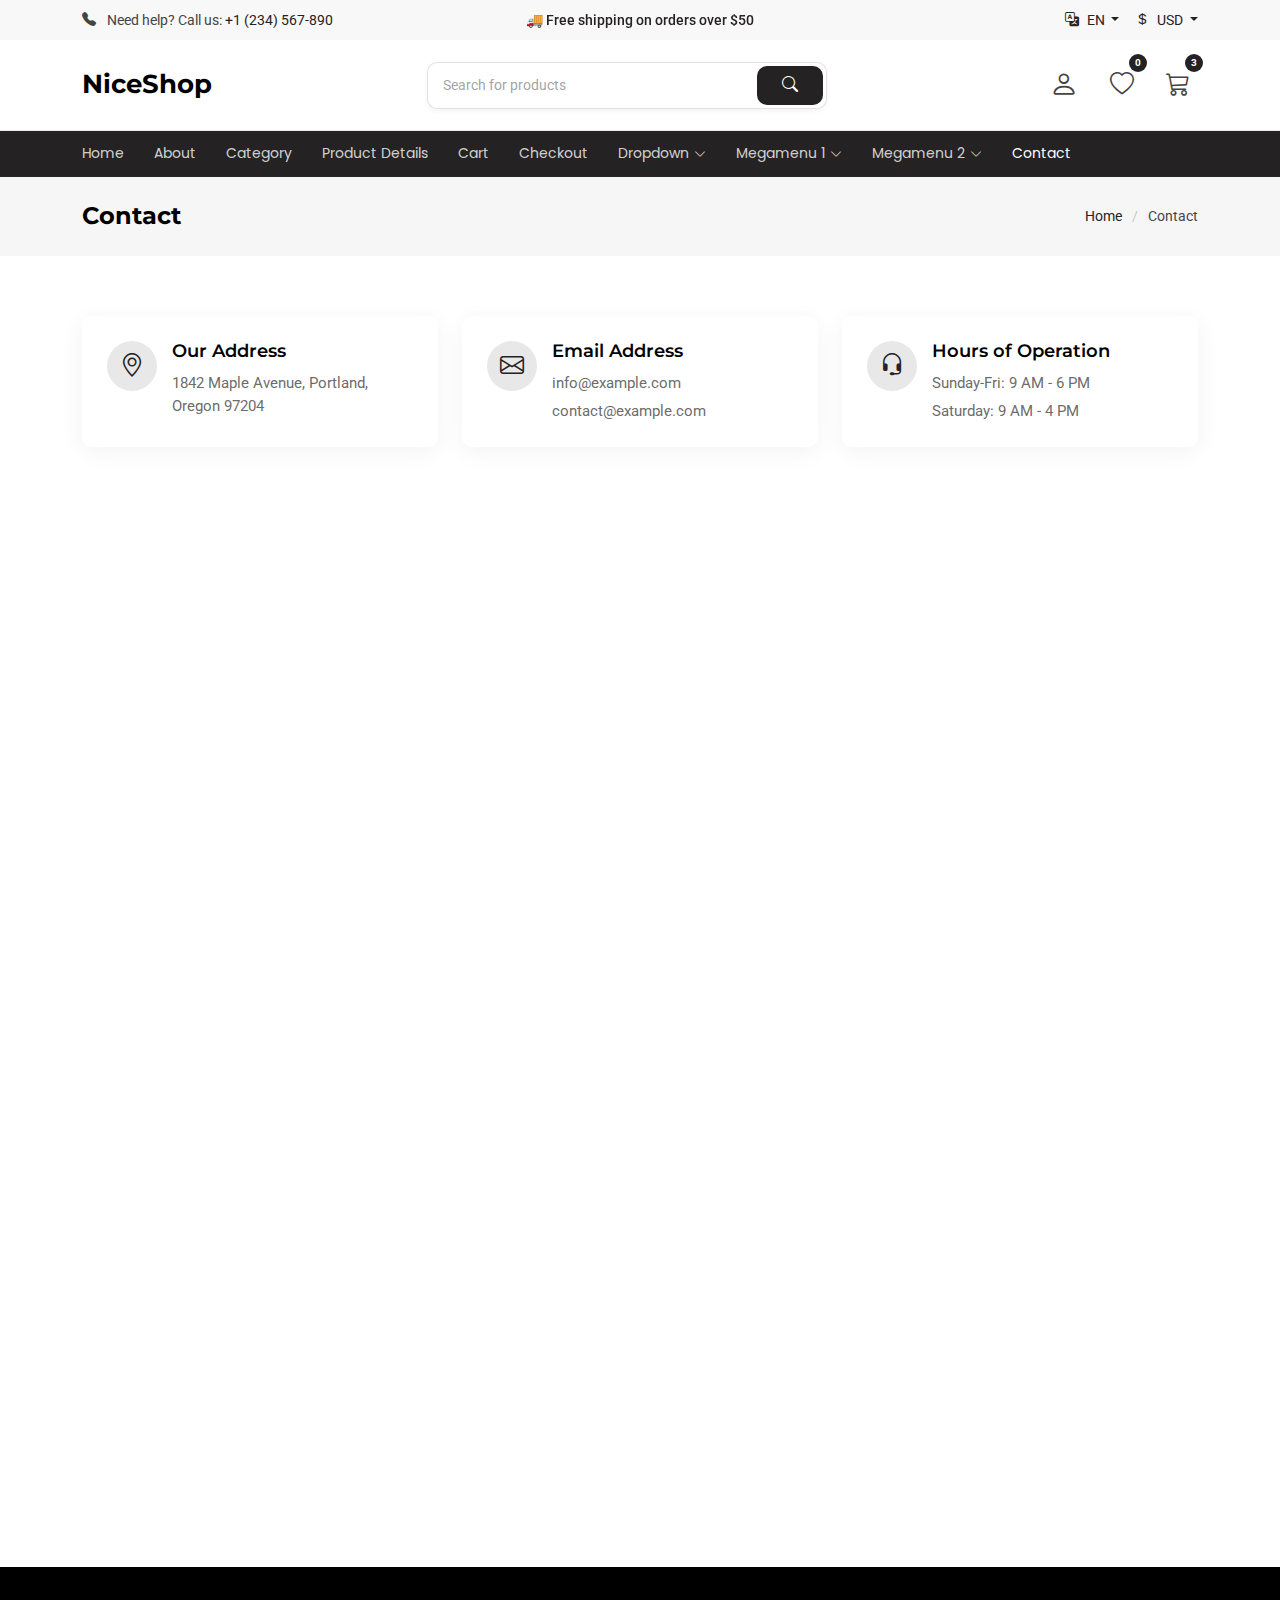
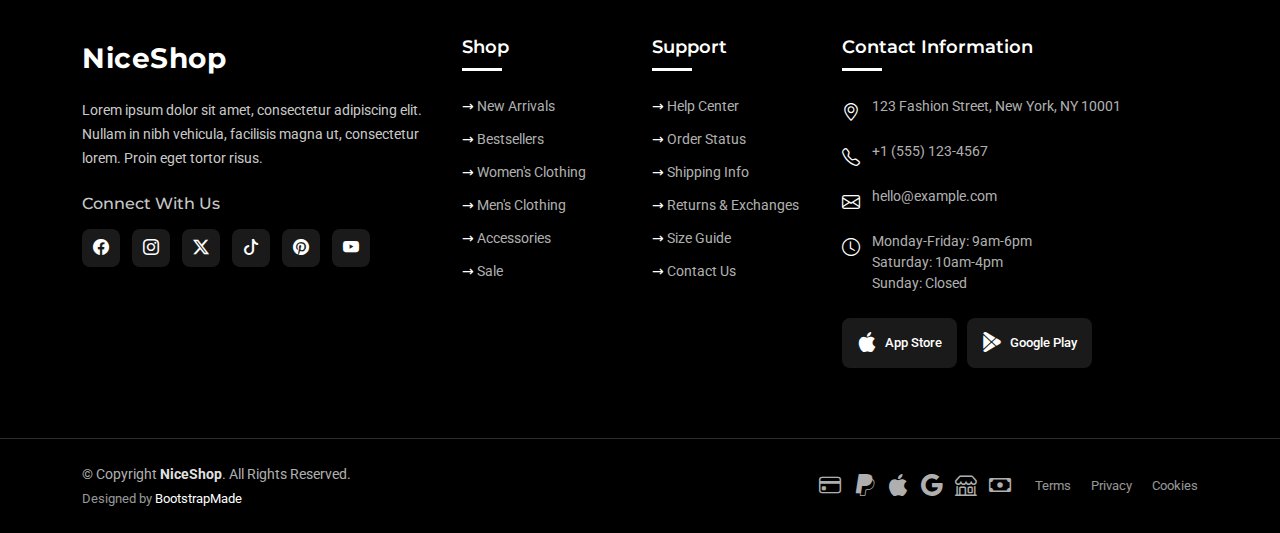
<file: apps/shop/static/shop/contact.html>
<!DOCTYPE html>
<html lang="en">

<head>
  <meta charset="utf-8">
  <meta content="width=device-width, initial-scale=1.0" name="viewport">
  <title>Contact - NiceShop Bootstrap Template</title>
  <meta name="description" content="">
  <meta name="keywords" content="">

  <!-- Favicons -->
  <link href="assets/img/favicon.png" rel="icon">
  <link href="assets/img/apple-touch-icon.png" rel="apple-touch-icon">

  <!-- Fonts -->
  <link href="https://fonts.googleapis.com" rel="preconnect">
  <link href="https://fonts.gstatic.com" rel="preconnect" crossorigin>
  <link href="https://fonts.googleapis.com/css2?family=Roboto:ital,wght@0,100;0,300;0,400;0,500;0,700;0,900;1,100;1,300;1,400;1,500;1,700;1,900&family=Montserrat:ital,wght@0,100;0,200;0,300;0,400;0,500;0,600;0,700;0,800;0,900;1,100;1,200;1,300;1,400;1,500;1,600;1,700;1,800;1,900&family=Poppins:ital,wght@0,100;0,200;0,300;0,400;0,500;0,600;0,700;0,800;0,900;1,100;1,200;1,300;1,400;1,500;1,600;1,700;1,800;1,900&display=swap" rel="stylesheet">

  <!-- Vendor CSS Files -->
  <link href="assets/vendor/bootstrap/css/bootstrap.min.css" rel="stylesheet">
  <link href="assets/vendor/bootstrap-icons/bootstrap-icons.css" rel="stylesheet">
  <link href="assets/vendor/swiper/swiper-bundle.min.css" rel="stylesheet">
  <link href="assets/vendor/aos/aos.css" rel="stylesheet">
  <link href="assets/vendor/glightbox/css/glightbox.min.css" rel="stylesheet">
  <link href="assets/vendor/drift-zoom/drift-basic.css" rel="stylesheet">

  <!-- Main CSS File -->
  <link href="assets/css/main.css" rel="stylesheet">

  <!-- =======================================================
  * Template Name: NiceShop
  * Template URL: https://bootstrapmade.com/niceshop-bootstrap-ecommerce-template/
  * Updated: Aug 26 2025 with Bootstrap v5.3.7
  * Author: BootstrapMade.com
  * License: https://bootstrapmade.com/license/
  ======================================================== -->
</head>

<body class="contact-page">

  <header id="header" class="header sticky-top">
    <!-- Top Bar -->
    <div class="top-bar py-2">
      <div class="container-fluid container-xl">
        <div class="row align-items-center">
          <div class="col-lg-4 d-none d-lg-flex">
            <div class="top-bar-item">
              <i class="bi bi-telephone-fill me-2"></i>
              <span>Need help? Call us: </span>
              <a href="tel:+1234567890">+1 (234) 567-890</a>
            </div>
          </div>

          <div class="col-lg-4 col-md-12 text-center">
            <div class="announcement-slider swiper init-swiper">
              <script type="application/json" class="swiper-config">
                {
                  "loop": true,
                  "speed": 600,
                  "autoplay": {
                    "delay": 5000
                  },
                  "slidesPerView": 1,
                  "direction": "vertical",
                  "effect": "slide"
                }
              </script>
              <div class="swiper-wrapper">
                <div class="swiper-slide">🚚 Free shipping on orders over $50</div>
                <div class="swiper-slide">💰 30 days money back guarantee.</div>
                <div class="swiper-slide">🎁 20% off on your first order</div>
              </div>
            </div>
          </div>

          <div class="col-lg-4 d-none d-lg-block">
            <div class="d-flex justify-content-end">
              <div class="top-bar-item dropdown me-3">
                <a href="#" class="dropdown-toggle" data-bs-toggle="dropdown">
                  <i class="bi bi-translate me-2"></i>EN
                </a>
                <ul class="dropdown-menu">
                  <li><a class="dropdown-item" href="#"><i class="bi bi-check2 me-2 selected-icon"></i>English</a></li>
                  <li><a class="dropdown-item" href="#">Español</a></li>
                  <li><a class="dropdown-item" href="#">Français</a></li>
                  <li><a class="dropdown-item" href="#">Deutsch</a></li>
                </ul>
              </div>
              <div class="top-bar-item dropdown">
                <a href="#" class="dropdown-toggle" data-bs-toggle="dropdown">
                  <i class="bi bi-currency-dollar me-2"></i>USD
                </a>
                <ul class="dropdown-menu">
                  <li><a class="dropdown-item" href="#"><i class="bi bi-check2 me-2 selected-icon"></i>USD</a></li>
                  <li><a class="dropdown-item" href="#">EUR</a></li>
                  <li><a class="dropdown-item" href="#">GBP</a></li>
                </ul>
              </div>
            </div>
          </div>
        </div>
      </div>
    </div>

    <!-- Main Header -->
    <div class="main-header">
      <div class="container-fluid container-xl">
        <div class="d-flex py-3 align-items-center justify-content-between">

          <!-- Logo -->
          <a href="index.html" class="logo d-flex align-items-center">
            <!-- Uncomment the line below if you also wish to use an image logo -->
            <!-- <img src="assets/img/logo.webp" alt=""> -->
            <h1 class="sitename">NiceShop</h1>
          </a>

          <!-- Search -->
          <form class="search-form desktop-search-form">
            <div class="input-group">
              <input type="text" class="form-control" placeholder="Search for products">
              <button class="btn" type="submit">
                <i class="bi bi-search"></i>
              </button>
            </div>
          </form>

          <!-- Actions -->
          <div class="header-actions d-flex align-items-center justify-content-end">

            <!-- Mobile Search Toggle -->
            <button class="header-action-btn mobile-search-toggle d-xl-none" type="button" data-bs-toggle="collapse" data-bs-target="#mobileSearch" aria-expanded="false" aria-controls="mobileSearch">
              <i class="bi bi-search"></i>
            </button>

            <!-- Account -->
            <div class="dropdown account-dropdown">
              <button class="header-action-btn" data-bs-toggle="dropdown">
                <i class="bi bi-person"></i>
              </button>
              <div class="dropdown-menu">
                <div class="dropdown-header">
                  <h6>Welcome to <span class="sitename">FashionStore</span></h6>
                  <p class="mb-0">Access account &amp; manage orders</p>
                </div>
                <div class="dropdown-body">
                  <a class="dropdown-item d-flex align-items-center" href="account.html">
                    <i class="bi bi-person-circle me-2"></i>
                    <span>My Profile</span>
                  </a>
                  <a class="dropdown-item d-flex align-items-center" href="account.html">
                    <i class="bi bi-bag-check me-2"></i>
                    <span>My Orders</span>
                  </a>
                  <a class="dropdown-item d-flex align-items-center" href="account.html">
                    <i class="bi bi-heart me-2"></i>
                    <span>My Wishlist</span>
                  </a>
                  <a class="dropdown-item d-flex align-items-center" href="account.html">
                    <i class="bi bi-gear me-2"></i>
                    <span>Settings</span>
                  </a>
                </div>
                <div class="dropdown-footer">
                  <a href="register.html" class="btn btn-primary w-100 mb-2">Sign In</a>
                  <a href="login.html" class="btn btn-outline-primary w-100">Register</a>
                </div>
              </div>
            </div>

            <!-- Wishlist -->
            <a href="account.html" class="header-action-btn d-none d-md-block">
              <i class="bi bi-heart"></i>
              <span class="badge">0</span>
            </a>

            <!-- Cart -->
            <a href="cart.html" class="header-action-btn">
              <i class="bi bi-cart3"></i>
              <span class="badge">3</span>
            </a>

            <!-- Mobile Navigation Toggle -->
            <i class="mobile-nav-toggle d-xl-none bi bi-list me-0"></i>

          </div>
        </div>
      </div>
    </div>

    <!-- Navigation -->
    <div class="header-nav">
      <div class="container-fluid container-xl position-relative">
        <nav id="navmenu" class="navmenu">
          <ul>
            <li><a href="index.html">Home</a></li>
            <li><a href="about.html">About</a></li>
            <li><a href="category.html">Category</a></li>
            <li><a href="product-details.html">Product Details</a></li>
            <li><a href="cart.html">Cart</a></li>
            <li><a href="checkout.html">Checkout</a></li>
            <li class="dropdown"><a href="#"><span>Dropdown</span> <i class="bi bi-chevron-down toggle-dropdown"></i></a>
              <ul>
                <li><a href="#">Dropdown 1</a></li>
                <li class="dropdown"><a href="#"><span>Deep Dropdown</span> <i class="bi bi-chevron-down toggle-dropdown"></i></a>
                  <ul>
                    <li><a href="#">Deep Dropdown 1</a></li>
                    <li><a href="#">Deep Dropdown 2</a></li>
                    <li><a href="#">Deep Dropdown 3</a></li>
                    <li><a href="#">Deep Dropdown 4</a></li>
                    <li><a href="#">Deep Dropdown 5</a></li>
                  </ul>
                </li>
                <li><a href="#">Dropdown 2</a></li>
                <li><a href="#">Dropdown 3</a></li>
                <li><a href="#">Dropdown 4</a></li>
              </ul>
            </li>

            <!-- Products Mega Menu 1 -->
            <li class="products-megamenu-1"><a href="#"><span>Megamenu 1</span> <i class="bi bi-chevron-down toggle-dropdown"></i></a>

              <!-- Products Mega Menu 1 Mobile View -->
              <ul class="mobile-megamenu">

                <li><a href="#">Featured Products</a></li>
                <li><a href="#">New Arrivals</a></li>
                <li><a href="#">Sale Items</a></li>

                <li class="dropdown"><a href="#"><span>Clothing</span> <i class="bi bi-chevron-down toggle-dropdown"></i></a>
                  <ul>
                    <li><a href="#">Men's Wear</a></li>
                    <li><a href="#">Women's Wear</a></li>
                    <li><a href="#">Kids Collection</a></li>
                    <li><a href="#">Sportswear</a></li>
                    <li><a href="#">Accessories</a></li>
                  </ul>
                </li>

                <li class="dropdown"><a href="#"><span>Electronics</span> <i class="bi bi-chevron-down toggle-dropdown"></i></a>
                  <ul>
                    <li><a href="#">Smartphones</a></li>
                    <li><a href="#">Laptops</a></li>
                    <li><a href="#">Audio Devices</a></li>
                    <li><a href="#">Smart Home</a></li>
                    <li><a href="#">Accessories</a></li>
                  </ul>
                </li>

                <li class="dropdown"><a href="#"><span>Home &amp; Living</span> <i class="bi bi-chevron-down toggle-dropdown"></i></a>
                  <ul>
                    <li><a href="#">Furniture</a></li>
                    <li><a href="#">Decor</a></li>
                    <li><a href="#">Kitchen</a></li>
                    <li><a href="#">Bedding</a></li>
                    <li><a href="#">Lighting</a></li>
                  </ul>
                </li>

                <li class="dropdown"><a href="#"><span>Beauty</span> <i class="bi bi-chevron-down toggle-dropdown"></i></a>
                  <ul>
                    <li><a href="#">Skincare</a></li>
                    <li><a href="#">Makeup</a></li>
                    <li><a href="#">Haircare</a></li>
                    <li><a href="#">Fragrances</a></li>
                    <li><a href="#">Personal Care</a></li>
                  </ul>
                </li>

              </ul><!-- End Products Mega Menu 1 Mobile View -->

              <!-- Products Mega Menu 1 Desktop View -->
              <div class="desktop-megamenu">

                <div class="megamenu-tabs">
                  <ul class="nav nav-tabs" id="productMegaMenuTabs" role="tablist">
                    <li class="nav-item" role="presentation">
                      <button class="nav-link active" id="featured-tab" data-bs-toggle="tab" data-bs-target="#featured-content-1862" type="button" aria-selected="true" role="tab">Featured</button>
                    </li>
                    <li class="nav-item" role="presentation">
                      <button class="nav-link" id="new-tab" data-bs-toggle="tab" data-bs-target="#new-content-1862" type="button" aria-selected="false" tabindex="-1" role="tab">New Arrivals</button>
                    </li>
                    <li class="nav-item" role="presentation">
                      <button class="nav-link" id="sale-tab" data-bs-toggle="tab" data-bs-target="#sale-content-1862" type="button" aria-selected="false" tabindex="-1" role="tab">Sale</button>
                    </li>
                    <li class="nav-item" role="presentation">
                      <button class="nav-link" id="category-tab" data-bs-toggle="tab" data-bs-target="#category-content-1862" type="button" aria-selected="false" tabindex="-1" role="tab">Categories</button>
                    </li>
                  </ul>
                </div>

                <!-- Tabs Content -->
                <div class="megamenu-content tab-content">

                  <!-- Featured Tab -->
                  <div class="tab-pane fade show active" id="featured-content-1862" role="tabpanel" aria-labelledby="featured-tab">
                    <div class="product-grid">
                      <div class="product-card">
                        <div class="product-image">
                          <img src="assets/img/product/product-1.webp" alt="Featured Product" loading="lazy">
                        </div>
                        <div class="product-info">
                          <h5>Premium Headphones</h5>
                          <p class="price">$129.99</p>
                          <a href="#" class="btn-view">View Product</a>
                        </div>
                      </div>
                      <div class="product-card">
                        <div class="product-image">
                          <img src="assets/img/product/product-2.webp" alt="Featured Product" loading="lazy">
                        </div>
                        <div class="product-info">
                          <h5>Smart Watch</h5>
                          <p class="price">$199.99</p>
                          <a href="#" class="btn-view">View Product</a>
                        </div>
                      </div>
                      <div class="product-card">
                        <div class="product-image">
                          <img src="assets/img/product/product-3.webp" alt="Featured Product" loading="lazy">
                        </div>
                        <div class="product-info">
                          <h5>Wireless Earbuds</h5>
                          <p class="price">$89.99</p>
                          <a href="#" class="btn-view">View Product</a>
                        </div>
                      </div>
                      <div class="product-card">
                        <div class="product-image">
                          <img src="assets/img/product/product-4.webp" alt="Featured Product" loading="lazy">
                        </div>
                        <div class="product-info">
                          <h5>Bluetooth Speaker</h5>
                          <p class="price">$79.99</p>
                          <a href="#" class="btn-view">View Product</a>
                        </div>
                      </div>
                    </div>
                  </div>

                  <!-- New Arrivals Tab -->
                  <div class="tab-pane fade" id="new-content-1862" role="tabpanel" aria-labelledby="new-tab">
                    <div class="product-grid">
                      <div class="product-card">
                        <div class="product-image">
                          <img src="assets/img/product/product-5.webp" alt="New Arrival" loading="lazy">
                          <span class="badge-new">New</span>
                        </div>
                        <div class="product-info">
                          <h5>Fitness Tracker</h5>
                          <p class="price">$69.99</p>
                          <a href="#" class="btn-view">View Product</a>
                        </div>
                      </div>
                      <div class="product-card">
                        <div class="product-image">
                          <img src="assets/img/product/product-6.webp" alt="New Arrival" loading="lazy">
                          <span class="badge-new">New</span>
                        </div>
                        <div class="product-info">
                          <h5>Wireless Charger</h5>
                          <p class="price">$39.99</p>
                          <a href="#" class="btn-view">View Product</a>
                        </div>
                      </div>
                      <div class="product-card">
                        <div class="product-image">
                          <img src="assets/img/product/product-7.webp" alt="New Arrival" loading="lazy">
                          <span class="badge-new">New</span>
                        </div>
                        <div class="product-info">
                          <h5>Smart Bulb Set</h5>
                          <p class="price">$49.99</p>
                          <a href="#" class="btn-view">View Product</a>
                        </div>
                      </div>
                      <div class="product-card">
                        <div class="product-image">
                          <img src="assets/img/product/product-8.webp" alt="New Arrival" loading="lazy">
                          <span class="badge-new">New</span>
                        </div>
                        <div class="product-info">
                          <h5>Portable Power Bank</h5>
                          <p class="price">$59.99</p>
                          <a href="#" class="btn-view">View Product</a>
                        </div>
                      </div>
                    </div>
                  </div>

                  <!-- Sale Tab -->
                  <div class="tab-pane fade" id="sale-content-1862" role="tabpanel" aria-labelledby="sale-tab">
                    <div class="product-grid">
                      <div class="product-card">
                        <div class="product-image">
                          <img src="assets/img/product/product-9.webp" alt="Sale Product" loading="lazy">
                          <span class="badge-sale">-30%</span>
                        </div>
                        <div class="product-info">
                          <h5>Wireless Keyboard</h5>
                          <p class="price"><span class="original-price">$89.99</span> $62.99</p>
                          <a href="#" class="btn-view">View Product</a>
                        </div>
                      </div>
                      <div class="product-card">
                        <div class="product-image">
                          <img src="assets/img/product/product-10.webp" alt="Sale Product" loading="lazy">
                          <span class="badge-sale">-25%</span>
                        </div>
                        <div class="product-info">
                          <h5>Gaming Mouse</h5>
                          <p class="price"><span class="original-price">$59.99</span> $44.99</p>
                          <a href="#" class="btn-view">View Product</a>
                        </div>
                      </div>
                      <div class="product-card">
                        <div class="product-image">
                          <img src="assets/img/product/product-11.webp" alt="Sale Product" loading="lazy">
                          <span class="badge-sale">-40%</span>
                        </div>
                        <div class="product-info">
                          <h5>Desk Lamp</h5>
                          <p class="price"><span class="original-price">$49.99</span> $29.99</p>
                          <a href="#" class="btn-view">View Product</a>
                        </div>
                      </div>
                      <div class="product-card">
                        <div class="product-image">
                          <img src="assets/img/product/product-12.webp" alt="Sale Product" loading="lazy">
                          <span class="badge-sale">-20%</span>
                        </div>
                        <div class="product-info">
                          <h5>USB-C Hub</h5>
                          <p class="price"><span class="original-price">$39.99</span> $31.99</p>
                          <a href="#" class="btn-view">View Product</a>
                        </div>
                      </div>
                    </div>
                  </div>

                  <!-- Categories Tab -->
                  <div class="tab-pane fade" id="category-content-1862" role="tabpanel" aria-labelledby="category-tab">
                    <div class="category-grid">
                      <div class="category-column">
                        <h4>Clothing</h4>
                        <ul>
                          <li><a href="#">Men's Wear</a></li>
                          <li><a href="#">Women's Wear</a></li>
                          <li><a href="#">Kids Collection</a></li>
                          <li><a href="#">Sportswear</a></li>
                          <li><a href="#">Accessories</a></li>
                        </ul>
                      </div>
                      <div class="category-column">
                        <h4>Electronics</h4>
                        <ul>
                          <li><a href="#">Smartphones</a></li>
                          <li><a href="#">Laptops</a></li>
                          <li><a href="#">Audio Devices</a></li>
                          <li><a href="#">Smart Home</a></li>
                          <li><a href="#">Accessories</a></li>
                        </ul>
                      </div>
                      <div class="category-column">
                        <h4>Home &amp; Living</h4>
                        <ul>
                          <li><a href="#">Furniture</a></li>
                          <li><a href="#">Decor</a></li>
                          <li><a href="#">Kitchen</a></li>
                          <li><a href="#">Bedding</a></li>
                          <li><a href="#">Lighting</a></li>
                        </ul>
                      </div>
                      <div class="category-column">
                        <h4>Beauty</h4>
                        <ul>
                          <li><a href="#">Skincare</a></li>
                          <li><a href="#">Makeup</a></li>
                          <li><a href="#">Haircare</a></li>
                          <li><a href="#">Fragrances</a></li>
                          <li><a href="#">Personal Care</a></li>
                        </ul>
                      </div>
                    </div>
                  </div>

                </div>

              </div><!-- End Products Mega Menu 1 Desktop View -->

            </li><!-- End Products Mega Menu 1 -->
            <!-- Products Mega Menu 2 -->
            <li class="products-megamenu-2"><a href="#"><span>Megamenu 2</span> <i class="bi bi-chevron-down toggle-dropdown"></i></a>

              <!-- Products Mega Menu 2 Mobile View -->
              <ul class="mobile-megamenu">

                <li><a href="#">Women</a></li>
                <li><a href="#">Men</a></li>
                <li><a href="#">Kids'</a></li>

                <li class="dropdown"><a href="#"><span>Clothing</span> <i class="bi bi-chevron-down toggle-dropdown"></i></a>
                  <ul>
                    <li><a href="#">Shirts &amp; Tops</a></li>
                    <li><a href="#">Coats &amp; Outerwear</a></li>
                    <li><a href="#">Underwear</a></li>
                    <li><a href="#">Sweatshirts</a></li>
                    <li><a href="#">Dresses</a></li>
                    <li><a href="#">Swimwear</a></li>
                  </ul>
                </li>

                <li class="dropdown"><a href="#"><span>Shoes</span> <i class="bi bi-chevron-down toggle-dropdown"></i></a>
                  <ul>
                    <li><a href="#">Boots</a></li>
                    <li><a href="#">Sandals</a></li>
                    <li><a href="#">Heels</a></li>
                    <li><a href="#">Loafers</a></li>
                    <li><a href="#">Slippers</a></li>
                    <li><a href="#">Oxfords</a></li>
                  </ul>
                </li>

                <li class="dropdown"><a href="#"><span>Accessories</span> <i class="bi bi-chevron-down toggle-dropdown"></i></a>
                  <ul>
                    <li><a href="#">Handbags</a></li>
                    <li><a href="#">Eyewear</a></li>
                    <li><a href="#">Hats</a></li>
                    <li><a href="#">Watches</a></li>
                    <li><a href="#">Jewelry</a></li>
                    <li><a href="#">Belts</a></li>
                  </ul>
                </li>

                <li class="dropdown"><a href="#"><span>Specialty Sizes</span> <i class="bi bi-chevron-down toggle-dropdown"></i></a>
                  <ul>
                    <li><a href="#">Plus Size</a></li>
                    <li><a href="#">Petite</a></li>
                    <li><a href="#">Wide Shoes</a></li>
                    <li><a href="#">Narrow Shoes</a></li>
                  </ul>
                </li>

              </ul><!-- End Products Mega Menu 2 Mobile View -->

              <!-- Products Mega Menu 2 Desktop View -->
              <div class="desktop-megamenu">

                <div class="megamenu-tabs">
                  <ul class="nav nav-tabs" role="tablist">
                    <li class="nav-item" role="presentation">
                      <button class="nav-link active" id="womens-tab" data-bs-toggle="tab" data-bs-target="#womens-content-1883" type="button" aria-selected="true" role="tab">WOMEN</button>
                    </li>
                    <li class="nav-item" role="presentation">
                      <button class="nav-link" id="mens-tab" data-bs-toggle="tab" data-bs-target="#mens-content-1883" type="button" aria-selected="false" tabindex="-1" role="tab">MEN</button>
                    </li>
                    <li class="nav-item" role="presentation">
                      <button class="nav-link" id="kids-tab" data-bs-toggle="tab" data-bs-target="#kids-content-1883" type="button" aria-selected="false" tabindex="-1" role="tab">KIDS</button>
                    </li>
                  </ul>
                </div>

                <!-- Tabs Content -->
                <div class="megamenu-content tab-content">

                  <!-- Women Tab -->
                  <div class="tab-pane fade show active" id="womens-content-1883" role="tabpanel" aria-labelledby="womens-tab">
                    <div class="category-layout">
                      <div class="categories-section">
                        <div class="category-headers">
                          <h4>Clothing</h4>
                          <h4>Shoes</h4>
                          <h4>Accessories</h4>
                          <h4>Specialty Sizes</h4>
                        </div>

                        <div class="category-links">
                          <div class="link-row">
                            <a href="#">Shirts &amp; Tops</a>
                            <a href="#">Boots</a>
                            <a href="#">Handbags</a>
                            <a href="#">Plus Size</a>
                          </div>
                          <div class="link-row">
                            <a href="#">Coats &amp; Outerwear</a>
                            <a href="#">Sandals</a>
                            <a href="#">Eyewear</a>
                            <a href="#">Petite</a>
                          </div>
                          <div class="link-row">
                            <a href="#">Underwear</a>
                            <a href="#">Heels</a>
                            <a href="#">Hats</a>
                            <a href="#">Wide Shoes</a>
                          </div>
                          <div class="link-row">
                            <a href="#">Sweatshirts</a>
                            <a href="#">Loafers</a>
                            <a href="#">Watches</a>
                            <a href="#">Narrow Shoes</a>
                          </div>
                          <div class="link-row">
                            <a href="#">Dresses</a>
                            <a href="#">Slippers</a>
                            <a href="#">Jewelry</a>
                            <a href="#"></a>
                          </div>
                          <div class="link-row">
                            <a href="#">Swimwear</a>
                            <a href="#">Oxfords</a>
                            <a href="#">Belts</a>
                            <a href="#"></a>
                          </div>
                          <div class="link-row">
                            <a href="#">View all</a>
                            <a href="#">View all</a>
                            <a href="#">View all</a>
                            <a href="#"></a>
                          </div>
                        </div>
                      </div>
                      <div class="featured-section">
                        <div class="featured-image">
                          <img src="assets/img/product/product-f-1.webp" alt="Women's Heels Collection">
                          <div class="featured-content">
                            <h3>Women's<br>Bags<br>Collection</h3>
                            <a href="#" class="btn-shop">Shop now</a>
                          </div>
                        </div>
                      </div>
                    </div>
                  </div>

                  <!-- Men Tab -->
                  <div class="tab-pane fade" id="mens-content-1883" role="tabpanel" aria-labelledby="mens-tab">
                    <div class="category-layout">
                      <div class="categories-section">
                        <div class="category-headers">
                          <h4>Clothing</h4>
                          <h4>Shoes</h4>
                          <h4>Accessories</h4>
                          <h4>Specialty Sizes</h4>
                        </div>

                        <div class="category-links">
                          <div class="link-row">
                            <a href="#">Shirts &amp; Polos</a>
                            <a href="#">Sneakers</a>
                            <a href="#">Watches</a>
                            <a href="#">Big &amp; Tall</a>
                          </div>
                          <div class="link-row">
                            <a href="#">Jackets &amp; Coats</a>
                            <a href="#">Boots</a>
                            <a href="#">Belts</a>
                            <a href="#">Slim Fit</a>
                          </div>
                          <div class="link-row">
                            <a href="#">Underwear</a>
                            <a href="#">Loafers</a>
                            <a href="#">Ties</a>
                            <a href="#">Wide Shoes</a>
                          </div>
                          <div class="link-row">
                            <a href="#">Hoodies</a>
                            <a href="#">Dress Shoes</a>
                            <a href="#">Wallets</a>
                            <a href="#">Extended Sizes</a>
                          </div>
                          <div class="link-row">
                            <a href="#">Suits</a>
                            <a href="#">Sandals</a>
                            <a href="#">Sunglasses</a>
                            <a href="#"></a>
                          </div>
                          <div class="link-row">
                            <a href="#">Activewear</a>
                            <a href="#">Slippers</a>
                            <a href="#">Hats</a>
                            <a href="#"></a>
                          </div>
                          <div class="link-row">
                            <a href="#">View all</a>
                            <a href="#">View all</a>
                            <a href="#">View all</a>
                            <a href="#"></a>
                          </div>
                        </div>
                      </div>
                      <div class="featured-section">
                        <div class="featured-image">
                          <img src="assets/img/product/product-m-4.webp" alt="Men's Footwear Collection">
                          <div class="featured-content">
                            <h3>Men's<br>Footwear<br>Collection</h3>
                            <a href="#" class="btn-shop">Shop now</a>
                          </div>
                        </div>
                      </div>
                    </div>
                  </div>

                  <!-- Kids Tab -->
                  <div class="tab-pane fade" id="kids-content-1883" role="tabpanel" aria-labelledby="kids-tab">
                    <div class="category-layout">
                      <div class="categories-section">
                        <div class="category-headers">
                          <h4>Clothing</h4>
                          <h4>Shoes</h4>
                          <h4>Accessories</h4>
                          <h4>By Age</h4>
                        </div>

                        <div class="category-links">
                          <div class="link-row">
                            <a href="#">T-shirts &amp; Tops</a>
                            <a href="#">Sneakers</a>
                            <a href="#">Backpacks</a>
                            <a href="#">Babies (0-24 months)</a>
                          </div>
                          <div class="link-row">
                            <a href="#">Outerwear</a>
                            <a href="#">Boots</a>
                            <a href="#">Hats &amp; Caps</a>
                            <a href="#">Toddlers (2-4 years)</a>
                          </div>
                          <div class="link-row">
                            <a href="#">Pajamas</a>
                            <a href="#">Sandals</a>
                            <a href="#">Socks</a>
                            <a href="#">Kids (4-7 years)</a>
                          </div>
                          <div class="link-row">
                            <a href="#">Sweatshirts</a>
                            <a href="#">Slippers</a>
                            <a href="#">Gloves</a>
                            <a href="#">Older Kids (8-14 years)</a>
                          </div>
                          <div class="link-row">
                            <a href="#">Dresses</a>
                            <a href="#">School Shoes</a>
                            <a href="#">Scarves</a>
                            <a href="#"></a>
                          </div>
                          <div class="link-row">
                            <a href="#">Swimwear</a>
                            <a href="#">Sports Shoes</a>
                            <a href="#">Hair Accessories</a>
                            <a href="#"></a>
                          </div>
                          <div class="link-row">
                            <a href="#">View all</a>
                            <a href="#">View all</a>
                            <a href="#">View all</a>
                            <a href="#"></a>
                          </div>
                        </div>
                      </div>
                      <div class="featured-section">
                        <div class="featured-image">
                          <img src="assets/img/product/product-9.webp" alt="Kids' New Arrivals">
                          <div class="featured-content">
                            <h3>Kids<br>New<br>Arrivals</h3>
                            <a href="#" class="btn-shop">Shop now</a>
                          </div>
                        </div>
                      </div>
                    </div>
                  </div>

                </div>

              </div><!-- End Products Mega Menu 2 Desktop View -->

            </li><!-- End Products Mega Menu 2 -->

            <li><a href="contact.html" class="active">Contact</a></li>

          </ul>
        </nav>
      </div>
    </div>

    <!-- Mobile Search Form -->
    <div class="collapse" id="mobileSearch">
      <div class="container">
        <form class="search-form">
          <div class="input-group">
            <input type="text" class="form-control" placeholder="Search for products">
            <button class="btn" type="submit">
              <i class="bi bi-search"></i>
            </button>
          </div>
        </form>
      </div>
    </div>

  </header>

  <main class="main">

    <!-- Page Title -->
    <div class="page-title light-background">
      <div class="container d-lg-flex justify-content-between align-items-center">
        <h1 class="mb-2 mb-lg-0">Contact</h1>
        <nav class="breadcrumbs">
          <ol>
            <li><a href="index.html">Home</a></li>
            <li class="current">Contact</li>
          </ol>
        </nav>
      </div>
    </div><!-- End Page Title -->

    <!-- Contact 2 Section -->
    <section id="contact-2" class="contact-2 section">

      <div class="container" data-aos="fade-up" data-aos-delay="100">

        <!-- Contact Info Boxes -->
        <div class="row gy-4 mb-5">
          <div class="col-lg-4" data-aos="fade-up" data-aos-delay="100">
            <div class="contact-info-box">
              <div class="icon-box">
                <i class="bi bi-geo-alt"></i>
              </div>
              <div class="info-content">
                <h4>Our Address</h4>
                <p>1842 Maple Avenue, Portland, Oregon 97204</p>
              </div>
            </div>
          </div>

          <div class="col-lg-4" data-aos="fade-up" data-aos-delay="200">
            <div class="contact-info-box">
              <div class="icon-box">
                <i class="bi bi-envelope"></i>
              </div>
              <div class="info-content">
                <h4>Email Address</h4>
                <p>info@example.com</p>
                <p>contact@example.com</p>
              </div>
            </div>
          </div>

          <div class="col-lg-4" data-aos="fade-up" data-aos-delay="300">
            <div class="contact-info-box">
              <div class="icon-box">
                <i class="bi bi-headset"></i>
              </div>
              <div class="info-content">
                <h4>Hours of Operation</h4>
                <p>Sunday-Fri: 9 AM - 6 PM</p>
                <p>Saturday: 9 AM - 4 PM</p>
              </div>
            </div>
          </div>
        </div>

      </div>

      <!-- Google Maps (Full Width) -->
      <div class="map-section" data-aos="fade-up" data-aos-delay="200">
        <iframe src="https://www.google.com/maps/embed?pb=!1m14!1m8!1m3!1d48389.78314118045!2d-74.006138!3d40.710059!3m2!1i1024!2i768!4f13.1!3m3!1m2!1s0x89c25a22a3bda30d%3A0xb89d1fe6bc499443!2sDowntown%20Conference%20Center!5e0!3m2!1sen!2sus!4v1676961268712!5m2!1sen!2sus" width="100%" height="500" style="border:0;" allowfullscreen="" loading="lazy" referrerpolicy="no-referrer-when-downgrade"></iframe>
      </div>

      <!-- Contact Form Section (Overlapping) -->
      <div class="container form-container-overlap">
        <div class="row justify-content-center" data-aos="fade-up" data-aos-delay="300">
          <div class="col-lg-10">
            <div class="contact-form-wrapper">
              <h2 class="text-center mb-4">Get in Touch</h2>

              <form action="forms/contact.php" method="post" class="php-email-form">
                <div class="row g-3">
                  <div class="col-md-6">
                    <div class="form-group">
                      <div class="input-with-icon">
                        <i class="bi bi-person"></i>
                        <input type="text" class="form-control" name="name" placeholder="First Name" required="">
                      </div>
                    </div>
                  </div>

                  <div class="col-md-6">
                    <div class="form-group">
                      <div class="input-with-icon">
                        <i class="bi bi-envelope"></i>
                        <input type="email" class="form-control" name="email" placeholder="Email Address" required="">
                      </div>
                    </div>
                  </div>

                  <div class="col-md-12">
                    <div class="form-group">
                      <div class="input-with-icon">
                        <i class="bi bi-text-left"></i>
                        <input type="text" class="form-control" name="subject" placeholder="Subject" required="">
                      </div>
                    </div>
                  </div>

                  <div class="col-12">
                    <div class="form-group">
                      <div class="input-with-icon">
                        <i class="bi bi-chat-dots message-icon"></i>
                        <textarea class="form-control" name="message" placeholder="Write Message..." style="height: 180px" required=""></textarea>
                      </div>
                    </div>
                  </div>

                  <div class="col-12">
                    <div class="loading">Loading</div>
                    <div class="error-message"></div>
                    <div class="sent-message">Your message has been sent. Thank you!</div>
                  </div>

                  <div class="col-12 text-center">
                    <button type="submit" class="btn btn-primary btn-submit">SEND MESSAGE</button>
                  </div>
                </div>
              </form>
            </div>
          </div>
        </div>

      </div>

    </section><!-- /Contact 2 Section -->

  </main>

  <footer id="footer" class="footer dark-background">
    <div class="footer-main">
      <div class="container">
        <div class="row gy-4">
          <div class="col-lg-4 col-md-6">
            <div class="footer-widget footer-about">
              <a href="index.html" class="logo">
                <span class="sitename">NiceShop</span>
              </a>
              <p>Lorem ipsum dolor sit amet, consectetur adipiscing elit. Nullam in nibh vehicula, facilisis magna ut, consectetur lorem. Proin eget tortor risus.</p>

              <div class="social-links mt-4">
                <h5>Connect With Us</h5>
                <div class="social-icons">
                  <a href="#" aria-label="Facebook"><i class="bi bi-facebook"></i></a>
                  <a href="#" aria-label="Instagram"><i class="bi bi-instagram"></i></a>
                  <a href="#" aria-label="Twitter"><i class="bi bi-twitter-x"></i></a>
                  <a href="#" aria-label="TikTok"><i class="bi bi-tiktok"></i></a>
                  <a href="#" aria-label="Pinterest"><i class="bi bi-pinterest"></i></a>
                  <a href="#" aria-label="YouTube"><i class="bi bi-youtube"></i></a>
                </div>
              </div>
            </div>
          </div>

          <div class="col-lg-2 col-md-6 col-sm-6">
            <div class="footer-widget">
              <h4>Shop</h4>
              <ul class="footer-links">
                <li><a href="category.html">New Arrivals</a></li>
                <li><a href="category.html">Bestsellers</a></li>
                <li><a href="category.html">Women's Clothing</a></li>
                <li><a href="category.html">Men's Clothing</a></li>
                <li><a href="category.html">Accessories</a></li>
                <li><a href="category.html">Sale</a></li>
              </ul>
            </div>
          </div>

          <div class="col-lg-2 col-md-6 col-sm-6">
            <div class="footer-widget">
              <h4>Support</h4>
              <ul class="footer-links">
                <li><a href="support.html">Help Center</a></li>
                <li><a href="account.html">Order Status</a></li>
                <li><a href="shiping-info.html">Shipping Info</a></li>
                <li><a href="return-policy.html">Returns &amp; Exchanges</a></li>
                <li><a href="#">Size Guide</a></li>
                <li><a href="contact.html">Contact Us</a></li>
              </ul>
            </div>
          </div>

          <div class="col-lg-4 col-md-6">
            <div class="footer-widget">
              <h4>Contact Information</h4>
              <div class="footer-contact">
                <div class="contact-item">
                  <i class="bi bi-geo-alt"></i>
                  <span>123 Fashion Street, New York, NY 10001</span>
                </div>
                <div class="contact-item">
                  <i class="bi bi-telephone"></i>
                  <span>+1 (555) 123-4567</span>
                </div>
                <div class="contact-item">
                  <i class="bi bi-envelope"></i>
                  <span>hello@example.com</span>
                </div>
                <div class="contact-item">
                  <i class="bi bi-clock"></i>
                  <span>Monday-Friday: 9am-6pm<br>Saturday: 10am-4pm<br>Sunday: Closed</span>
                </div>
              </div>

              <div class="app-buttons mt-4">
                <a href="#" class="app-btn">
                  <i class="bi bi-apple"></i>
                  <span>App Store</span>
                </a>
                <a href="#" class="app-btn">
                  <i class="bi bi-google-play"></i>
                  <span>Google Play</span>
                </a>
              </div>
            </div>
          </div>
        </div>
      </div>
    </div>

    <div class="footer-bottom">
      <div class="container">
        <div class="row gy-3 align-items-center">
          <div class="col-lg-6 col-md-12">
            <div class="copyright">
              <p>© <span>Copyright</span> <strong class="sitename">NiceShop</strong>. All Rights Reserved.</p>
            </div>
            <div class="credits mt-1">
              <!-- All the links in the footer should remain intact. -->
              <!-- You can delete the links only if you've purchased the pro version. -->
              <!-- Licensing information: https://bootstrapmade.com/license/ -->
              <!-- Purchase the pro version with working PHP/AJAX contact form: [buy-url] -->
              Designed by <a href="https://bootstrapmade.com/">BootstrapMade</a>
            </div>
          </div>

          <div class="col-lg-6 col-md-12">
            <div class="d-flex flex-wrap justify-content-lg-end justify-content-center align-items-center gap-4">
              <div class="payment-methods">
                <div class="payment-icons">
                  <i class="bi bi-credit-card" aria-label="Credit Card"></i>
                  <i class="bi bi-paypal" aria-label="PayPal"></i>
                  <i class="bi bi-apple" aria-label="Apple Pay"></i>
                  <i class="bi bi-google" aria-label="Google Pay"></i>
                  <i class="bi bi-shop" aria-label="Shop Pay"></i>
                  <i class="bi bi-cash" aria-label="Cash on Delivery"></i>
                </div>
              </div>

              <div class="legal-links">
                <a href="tos.html">Terms</a>
                <a href="privacy.html">Privacy</a>
                <a href="tos.html">Cookies</a>
              </div>
            </div>
          </div>
        </div>

      </div>
    </div>
  </footer>

  <!-- Scroll Top -->
  <a href="#" id="scroll-top" class="scroll-top d-flex align-items-center justify-content-center"><i class="bi bi-arrow-up-short"></i></a>

  <!-- Preloader -->
  <div id="preloader"></div>

  <!-- Vendor JS Files -->
  <script src="assets/vendor/bootstrap/js/bootstrap.bundle.min.js"></script>
  <script src="assets/vendor/php-email-form/validate.js"></script>
  <script src="assets/vendor/swiper/swiper-bundle.min.js"></script>
  <script src="assets/vendor/aos/aos.js"></script>
  <script src="assets/vendor/glightbox/js/glightbox.min.js"></script>
  <script src="assets/vendor/drift-zoom/Drift.min.js"></script>
  <script src="assets/vendor/purecounter/purecounter_vanilla.js"></script>

  <!-- Main JS File -->
  <script src="assets/js/main.js"></script>

</body>

</html>
</file>
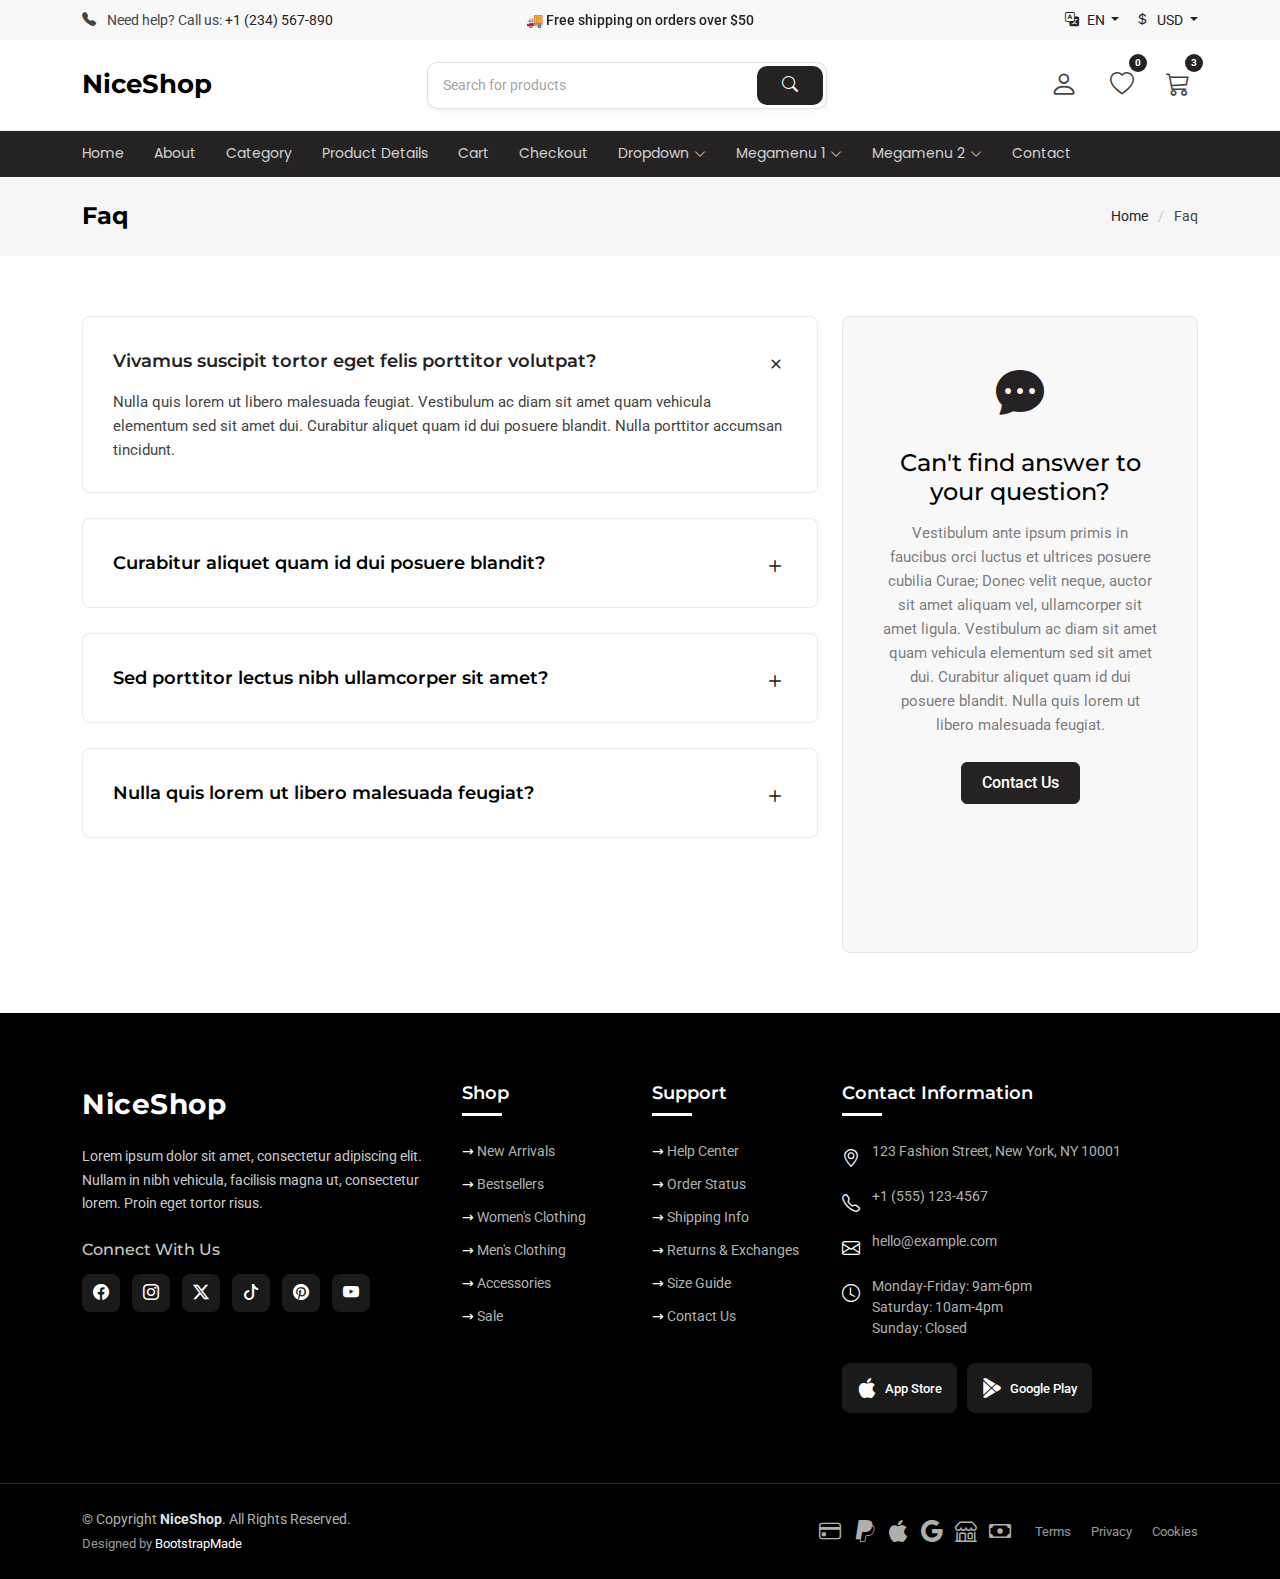
<file: apps/shop/static/shop/faq.html>
<!DOCTYPE html>
<html lang="en">

<head>
  <meta charset="utf-8">
  <meta content="width=device-width, initial-scale=1.0" name="viewport">
  <title>Faq - NiceShop Bootstrap Template</title>
  <meta name="description" content="">
  <meta name="keywords" content="">

  <!-- Favicons -->
  <link href="assets/img/favicon.png" rel="icon">
  <link href="assets/img/apple-touch-icon.png" rel="apple-touch-icon">

  <!-- Fonts -->
  <link href="https://fonts.googleapis.com" rel="preconnect">
  <link href="https://fonts.gstatic.com" rel="preconnect" crossorigin>
  <link href="https://fonts.googleapis.com/css2?family=Roboto:ital,wght@0,100;0,300;0,400;0,500;0,700;0,900;1,100;1,300;1,400;1,500;1,700;1,900&family=Montserrat:ital,wght@0,100;0,200;0,300;0,400;0,500;0,600;0,700;0,800;0,900;1,100;1,200;1,300;1,400;1,500;1,600;1,700;1,800;1,900&family=Poppins:ital,wght@0,100;0,200;0,300;0,400;0,500;0,600;0,700;0,800;0,900;1,100;1,200;1,300;1,400;1,500;1,600;1,700;1,800;1,900&display=swap" rel="stylesheet">

  <!-- Vendor CSS Files -->
  <link href="assets/vendor/bootstrap/css/bootstrap.min.css" rel="stylesheet">
  <link href="assets/vendor/bootstrap-icons/bootstrap-icons.css" rel="stylesheet">
  <link href="assets/vendor/swiper/swiper-bundle.min.css" rel="stylesheet">
  <link href="assets/vendor/aos/aos.css" rel="stylesheet">
  <link href="assets/vendor/glightbox/css/glightbox.min.css" rel="stylesheet">
  <link href="assets/vendor/drift-zoom/drift-basic.css" rel="stylesheet">

  <!-- Main CSS File -->
  <link href="assets/css/main.css" rel="stylesheet">

  <!-- =======================================================
  * Template Name: NiceShop
  * Template URL: https://bootstrapmade.com/niceshop-bootstrap-ecommerce-template/
  * Updated: Aug 26 2025 with Bootstrap v5.3.7
  * Author: BootstrapMade.com
  * License: https://bootstrapmade.com/license/
  ======================================================== -->
</head>

<body class="faq-page">

  <header id="header" class="header sticky-top">
    <!-- Top Bar -->
    <div class="top-bar py-2">
      <div class="container-fluid container-xl">
        <div class="row align-items-center">
          <div class="col-lg-4 d-none d-lg-flex">
            <div class="top-bar-item">
              <i class="bi bi-telephone-fill me-2"></i>
              <span>Need help? Call us: </span>
              <a href="tel:+1234567890">+1 (234) 567-890</a>
            </div>
          </div>

          <div class="col-lg-4 col-md-12 text-center">
            <div class="announcement-slider swiper init-swiper">
              <script type="application/json" class="swiper-config">
                {
                  "loop": true,
                  "speed": 600,
                  "autoplay": {
                    "delay": 5000
                  },
                  "slidesPerView": 1,
                  "direction": "vertical",
                  "effect": "slide"
                }
              </script>
              <div class="swiper-wrapper">
                <div class="swiper-slide">🚚 Free shipping on orders over $50</div>
                <div class="swiper-slide">💰 30 days money back guarantee.</div>
                <div class="swiper-slide">🎁 20% off on your first order</div>
              </div>
            </div>
          </div>

          <div class="col-lg-4 d-none d-lg-block">
            <div class="d-flex justify-content-end">
              <div class="top-bar-item dropdown me-3">
                <a href="#" class="dropdown-toggle" data-bs-toggle="dropdown">
                  <i class="bi bi-translate me-2"></i>EN
                </a>
                <ul class="dropdown-menu">
                  <li><a class="dropdown-item" href="#"><i class="bi bi-check2 me-2 selected-icon"></i>English</a></li>
                  <li><a class="dropdown-item" href="#">Español</a></li>
                  <li><a class="dropdown-item" href="#">Français</a></li>
                  <li><a class="dropdown-item" href="#">Deutsch</a></li>
                </ul>
              </div>
              <div class="top-bar-item dropdown">
                <a href="#" class="dropdown-toggle" data-bs-toggle="dropdown">
                  <i class="bi bi-currency-dollar me-2"></i>USD
                </a>
                <ul class="dropdown-menu">
                  <li><a class="dropdown-item" href="#"><i class="bi bi-check2 me-2 selected-icon"></i>USD</a></li>
                  <li><a class="dropdown-item" href="#">EUR</a></li>
                  <li><a class="dropdown-item" href="#">GBP</a></li>
                </ul>
              </div>
            </div>
          </div>
        </div>
      </div>
    </div>

    <!-- Main Header -->
    <div class="main-header">
      <div class="container-fluid container-xl">
        <div class="d-flex py-3 align-items-center justify-content-between">

          <!-- Logo -->
          <a href="index.html" class="logo d-flex align-items-center">
            <!-- Uncomment the line below if you also wish to use an image logo -->
            <!-- <img src="assets/img/logo.webp" alt=""> -->
            <h1 class="sitename">NiceShop</h1>
          </a>

          <!-- Search -->
          <form class="search-form desktop-search-form">
            <div class="input-group">
              <input type="text" class="form-control" placeholder="Search for products">
              <button class="btn" type="submit">
                <i class="bi bi-search"></i>
              </button>
            </div>
          </form>

          <!-- Actions -->
          <div class="header-actions d-flex align-items-center justify-content-end">

            <!-- Mobile Search Toggle -->
            <button class="header-action-btn mobile-search-toggle d-xl-none" type="button" data-bs-toggle="collapse" data-bs-target="#mobileSearch" aria-expanded="false" aria-controls="mobileSearch">
              <i class="bi bi-search"></i>
            </button>

            <!-- Account -->
            <div class="dropdown account-dropdown">
              <button class="header-action-btn" data-bs-toggle="dropdown">
                <i class="bi bi-person"></i>
              </button>
              <div class="dropdown-menu">
                <div class="dropdown-header">
                  <h6>Welcome to <span class="sitename">FashionStore</span></h6>
                  <p class="mb-0">Access account &amp; manage orders</p>
                </div>
                <div class="dropdown-body">
                  <a class="dropdown-item d-flex align-items-center" href="account.html">
                    <i class="bi bi-person-circle me-2"></i>
                    <span>My Profile</span>
                  </a>
                  <a class="dropdown-item d-flex align-items-center" href="account.html">
                    <i class="bi bi-bag-check me-2"></i>
                    <span>My Orders</span>
                  </a>
                  <a class="dropdown-item d-flex align-items-center" href="account.html">
                    <i class="bi bi-heart me-2"></i>
                    <span>My Wishlist</span>
                  </a>
                  <a class="dropdown-item d-flex align-items-center" href="account.html">
                    <i class="bi bi-gear me-2"></i>
                    <span>Settings</span>
                  </a>
                </div>
                <div class="dropdown-footer">
                  <a href="register.html" class="btn btn-primary w-100 mb-2">Sign In</a>
                  <a href="login.html" class="btn btn-outline-primary w-100">Register</a>
                </div>
              </div>
            </div>

            <!-- Wishlist -->
            <a href="account.html" class="header-action-btn d-none d-md-block">
              <i class="bi bi-heart"></i>
              <span class="badge">0</span>
            </a>

            <!-- Cart -->
            <a href="cart.html" class="header-action-btn">
              <i class="bi bi-cart3"></i>
              <span class="badge">3</span>
            </a>

            <!-- Mobile Navigation Toggle -->
            <i class="mobile-nav-toggle d-xl-none bi bi-list me-0"></i>

          </div>
        </div>
      </div>
    </div>

    <!-- Navigation -->
    <div class="header-nav">
      <div class="container-fluid container-xl position-relative">
        <nav id="navmenu" class="navmenu">
          <ul>
            <li><a href="index.html">Home</a></li>
            <li><a href="about.html">About</a></li>
            <li><a href="category.html">Category</a></li>
            <li><a href="product-details.html">Product Details</a></li>
            <li><a href="cart.html">Cart</a></li>
            <li><a href="checkout.html">Checkout</a></li>
            <li class="dropdown"><a href="#"><span>Dropdown</span> <i class="bi bi-chevron-down toggle-dropdown"></i></a>
              <ul>
                <li><a href="#">Dropdown 1</a></li>
                <li class="dropdown"><a href="#"><span>Deep Dropdown</span> <i class="bi bi-chevron-down toggle-dropdown"></i></a>
                  <ul>
                    <li><a href="#">Deep Dropdown 1</a></li>
                    <li><a href="#">Deep Dropdown 2</a></li>
                    <li><a href="#">Deep Dropdown 3</a></li>
                    <li><a href="#">Deep Dropdown 4</a></li>
                    <li><a href="#">Deep Dropdown 5</a></li>
                  </ul>
                </li>
                <li><a href="#">Dropdown 2</a></li>
                <li><a href="#">Dropdown 3</a></li>
                <li><a href="#">Dropdown 4</a></li>
              </ul>
            </li>

            <!-- Products Mega Menu 1 -->
            <li class="products-megamenu-1"><a href="#"><span>Megamenu 1</span> <i class="bi bi-chevron-down toggle-dropdown"></i></a>

              <!-- Products Mega Menu 1 Mobile View -->
              <ul class="mobile-megamenu">

                <li><a href="#">Featured Products</a></li>
                <li><a href="#">New Arrivals</a></li>
                <li><a href="#">Sale Items</a></li>

                <li class="dropdown"><a href="#"><span>Clothing</span> <i class="bi bi-chevron-down toggle-dropdown"></i></a>
                  <ul>
                    <li><a href="#">Men's Wear</a></li>
                    <li><a href="#">Women's Wear</a></li>
                    <li><a href="#">Kids Collection</a></li>
                    <li><a href="#">Sportswear</a></li>
                    <li><a href="#">Accessories</a></li>
                  </ul>
                </li>

                <li class="dropdown"><a href="#"><span>Electronics</span> <i class="bi bi-chevron-down toggle-dropdown"></i></a>
                  <ul>
                    <li><a href="#">Smartphones</a></li>
                    <li><a href="#">Laptops</a></li>
                    <li><a href="#">Audio Devices</a></li>
                    <li><a href="#">Smart Home</a></li>
                    <li><a href="#">Accessories</a></li>
                  </ul>
                </li>

                <li class="dropdown"><a href="#"><span>Home &amp; Living</span> <i class="bi bi-chevron-down toggle-dropdown"></i></a>
                  <ul>
                    <li><a href="#">Furniture</a></li>
                    <li><a href="#">Decor</a></li>
                    <li><a href="#">Kitchen</a></li>
                    <li><a href="#">Bedding</a></li>
                    <li><a href="#">Lighting</a></li>
                  </ul>
                </li>

                <li class="dropdown"><a href="#"><span>Beauty</span> <i class="bi bi-chevron-down toggle-dropdown"></i></a>
                  <ul>
                    <li><a href="#">Skincare</a></li>
                    <li><a href="#">Makeup</a></li>
                    <li><a href="#">Haircare</a></li>
                    <li><a href="#">Fragrances</a></li>
                    <li><a href="#">Personal Care</a></li>
                  </ul>
                </li>

              </ul><!-- End Products Mega Menu 1 Mobile View -->

              <!-- Products Mega Menu 1 Desktop View -->
              <div class="desktop-megamenu">

                <div class="megamenu-tabs">
                  <ul class="nav nav-tabs" id="productMegaMenuTabs" role="tablist">
                    <li class="nav-item" role="presentation">
                      <button class="nav-link active" id="featured-tab" data-bs-toggle="tab" data-bs-target="#featured-content-1862" type="button" aria-selected="true" role="tab">Featured</button>
                    </li>
                    <li class="nav-item" role="presentation">
                      <button class="nav-link" id="new-tab" data-bs-toggle="tab" data-bs-target="#new-content-1862" type="button" aria-selected="false" tabindex="-1" role="tab">New Arrivals</button>
                    </li>
                    <li class="nav-item" role="presentation">
                      <button class="nav-link" id="sale-tab" data-bs-toggle="tab" data-bs-target="#sale-content-1862" type="button" aria-selected="false" tabindex="-1" role="tab">Sale</button>
                    </li>
                    <li class="nav-item" role="presentation">
                      <button class="nav-link" id="category-tab" data-bs-toggle="tab" data-bs-target="#category-content-1862" type="button" aria-selected="false" tabindex="-1" role="tab">Categories</button>
                    </li>
                  </ul>
                </div>

                <!-- Tabs Content -->
                <div class="megamenu-content tab-content">

                  <!-- Featured Tab -->
                  <div class="tab-pane fade show active" id="featured-content-1862" role="tabpanel" aria-labelledby="featured-tab">
                    <div class="product-grid">
                      <div class="product-card">
                        <div class="product-image">
                          <img src="assets/img/product/product-1.webp" alt="Featured Product" loading="lazy">
                        </div>
                        <div class="product-info">
                          <h5>Premium Headphones</h5>
                          <p class="price">$129.99</p>
                          <a href="#" class="btn-view">View Product</a>
                        </div>
                      </div>
                      <div class="product-card">
                        <div class="product-image">
                          <img src="assets/img/product/product-2.webp" alt="Featured Product" loading="lazy">
                        </div>
                        <div class="product-info">
                          <h5>Smart Watch</h5>
                          <p class="price">$199.99</p>
                          <a href="#" class="btn-view">View Product</a>
                        </div>
                      </div>
                      <div class="product-card">
                        <div class="product-image">
                          <img src="assets/img/product/product-3.webp" alt="Featured Product" loading="lazy">
                        </div>
                        <div class="product-info">
                          <h5>Wireless Earbuds</h5>
                          <p class="price">$89.99</p>
                          <a href="#" class="btn-view">View Product</a>
                        </div>
                      </div>
                      <div class="product-card">
                        <div class="product-image">
                          <img src="assets/img/product/product-4.webp" alt="Featured Product" loading="lazy">
                        </div>
                        <div class="product-info">
                          <h5>Bluetooth Speaker</h5>
                          <p class="price">$79.99</p>
                          <a href="#" class="btn-view">View Product</a>
                        </div>
                      </div>
                    </div>
                  </div>

                  <!-- New Arrivals Tab -->
                  <div class="tab-pane fade" id="new-content-1862" role="tabpanel" aria-labelledby="new-tab">
                    <div class="product-grid">
                      <div class="product-card">
                        <div class="product-image">
                          <img src="assets/img/product/product-5.webp" alt="New Arrival" loading="lazy">
                          <span class="badge-new">New</span>
                        </div>
                        <div class="product-info">
                          <h5>Fitness Tracker</h5>
                          <p class="price">$69.99</p>
                          <a href="#" class="btn-view">View Product</a>
                        </div>
                      </div>
                      <div class="product-card">
                        <div class="product-image">
                          <img src="assets/img/product/product-6.webp" alt="New Arrival" loading="lazy">
                          <span class="badge-new">New</span>
                        </div>
                        <div class="product-info">
                          <h5>Wireless Charger</h5>
                          <p class="price">$39.99</p>
                          <a href="#" class="btn-view">View Product</a>
                        </div>
                      </div>
                      <div class="product-card">
                        <div class="product-image">
                          <img src="assets/img/product/product-7.webp" alt="New Arrival" loading="lazy">
                          <span class="badge-new">New</span>
                        </div>
                        <div class="product-info">
                          <h5>Smart Bulb Set</h5>
                          <p class="price">$49.99</p>
                          <a href="#" class="btn-view">View Product</a>
                        </div>
                      </div>
                      <div class="product-card">
                        <div class="product-image">
                          <img src="assets/img/product/product-8.webp" alt="New Arrival" loading="lazy">
                          <span class="badge-new">New</span>
                        </div>
                        <div class="product-info">
                          <h5>Portable Power Bank</h5>
                          <p class="price">$59.99</p>
                          <a href="#" class="btn-view">View Product</a>
                        </div>
                      </div>
                    </div>
                  </div>

                  <!-- Sale Tab -->
                  <div class="tab-pane fade" id="sale-content-1862" role="tabpanel" aria-labelledby="sale-tab">
                    <div class="product-grid">
                      <div class="product-card">
                        <div class="product-image">
                          <img src="assets/img/product/product-9.webp" alt="Sale Product" loading="lazy">
                          <span class="badge-sale">-30%</span>
                        </div>
                        <div class="product-info">
                          <h5>Wireless Keyboard</h5>
                          <p class="price"><span class="original-price">$89.99</span> $62.99</p>
                          <a href="#" class="btn-view">View Product</a>
                        </div>
                      </div>
                      <div class="product-card">
                        <div class="product-image">
                          <img src="assets/img/product/product-10.webp" alt="Sale Product" loading="lazy">
                          <span class="badge-sale">-25%</span>
                        </div>
                        <div class="product-info">
                          <h5>Gaming Mouse</h5>
                          <p class="price"><span class="original-price">$59.99</span> $44.99</p>
                          <a href="#" class="btn-view">View Product</a>
                        </div>
                      </div>
                      <div class="product-card">
                        <div class="product-image">
                          <img src="assets/img/product/product-11.webp" alt="Sale Product" loading="lazy">
                          <span class="badge-sale">-40%</span>
                        </div>
                        <div class="product-info">
                          <h5>Desk Lamp</h5>
                          <p class="price"><span class="original-price">$49.99</span> $29.99</p>
                          <a href="#" class="btn-view">View Product</a>
                        </div>
                      </div>
                      <div class="product-card">
                        <div class="product-image">
                          <img src="assets/img/product/product-12.webp" alt="Sale Product" loading="lazy">
                          <span class="badge-sale">-20%</span>
                        </div>
                        <div class="product-info">
                          <h5>USB-C Hub</h5>
                          <p class="price"><span class="original-price">$39.99</span> $31.99</p>
                          <a href="#" class="btn-view">View Product</a>
                        </div>
                      </div>
                    </div>
                  </div>

                  <!-- Categories Tab -->
                  <div class="tab-pane fade" id="category-content-1862" role="tabpanel" aria-labelledby="category-tab">
                    <div class="category-grid">
                      <div class="category-column">
                        <h4>Clothing</h4>
                        <ul>
                          <li><a href="#">Men's Wear</a></li>
                          <li><a href="#">Women's Wear</a></li>
                          <li><a href="#">Kids Collection</a></li>
                          <li><a href="#">Sportswear</a></li>
                          <li><a href="#">Accessories</a></li>
                        </ul>
                      </div>
                      <div class="category-column">
                        <h4>Electronics</h4>
                        <ul>
                          <li><a href="#">Smartphones</a></li>
                          <li><a href="#">Laptops</a></li>
                          <li><a href="#">Audio Devices</a></li>
                          <li><a href="#">Smart Home</a></li>
                          <li><a href="#">Accessories</a></li>
                        </ul>
                      </div>
                      <div class="category-column">
                        <h4>Home &amp; Living</h4>
                        <ul>
                          <li><a href="#">Furniture</a></li>
                          <li><a href="#">Decor</a></li>
                          <li><a href="#">Kitchen</a></li>
                          <li><a href="#">Bedding</a></li>
                          <li><a href="#">Lighting</a></li>
                        </ul>
                      </div>
                      <div class="category-column">
                        <h4>Beauty</h4>
                        <ul>
                          <li><a href="#">Skincare</a></li>
                          <li><a href="#">Makeup</a></li>
                          <li><a href="#">Haircare</a></li>
                          <li><a href="#">Fragrances</a></li>
                          <li><a href="#">Personal Care</a></li>
                        </ul>
                      </div>
                    </div>
                  </div>

                </div>

              </div><!-- End Products Mega Menu 1 Desktop View -->

            </li><!-- End Products Mega Menu 1 -->
            <!-- Products Mega Menu 2 -->
            <li class="products-megamenu-2"><a href="#"><span>Megamenu 2</span> <i class="bi bi-chevron-down toggle-dropdown"></i></a>

              <!-- Products Mega Menu 2 Mobile View -->
              <ul class="mobile-megamenu">

                <li><a href="#">Women</a></li>
                <li><a href="#">Men</a></li>
                <li><a href="#">Kids'</a></li>

                <li class="dropdown"><a href="#"><span>Clothing</span> <i class="bi bi-chevron-down toggle-dropdown"></i></a>
                  <ul>
                    <li><a href="#">Shirts &amp; Tops</a></li>
                    <li><a href="#">Coats &amp; Outerwear</a></li>
                    <li><a href="#">Underwear</a></li>
                    <li><a href="#">Sweatshirts</a></li>
                    <li><a href="#">Dresses</a></li>
                    <li><a href="#">Swimwear</a></li>
                  </ul>
                </li>

                <li class="dropdown"><a href="#"><span>Shoes</span> <i class="bi bi-chevron-down toggle-dropdown"></i></a>
                  <ul>
                    <li><a href="#">Boots</a></li>
                    <li><a href="#">Sandals</a></li>
                    <li><a href="#">Heels</a></li>
                    <li><a href="#">Loafers</a></li>
                    <li><a href="#">Slippers</a></li>
                    <li><a href="#">Oxfords</a></li>
                  </ul>
                </li>

                <li class="dropdown"><a href="#"><span>Accessories</span> <i class="bi bi-chevron-down toggle-dropdown"></i></a>
                  <ul>
                    <li><a href="#">Handbags</a></li>
                    <li><a href="#">Eyewear</a></li>
                    <li><a href="#">Hats</a></li>
                    <li><a href="#">Watches</a></li>
                    <li><a href="#">Jewelry</a></li>
                    <li><a href="#">Belts</a></li>
                  </ul>
                </li>

                <li class="dropdown"><a href="#"><span>Specialty Sizes</span> <i class="bi bi-chevron-down toggle-dropdown"></i></a>
                  <ul>
                    <li><a href="#">Plus Size</a></li>
                    <li><a href="#">Petite</a></li>
                    <li><a href="#">Wide Shoes</a></li>
                    <li><a href="#">Narrow Shoes</a></li>
                  </ul>
                </li>

              </ul><!-- End Products Mega Menu 2 Mobile View -->

              <!-- Products Mega Menu 2 Desktop View -->
              <div class="desktop-megamenu">

                <div class="megamenu-tabs">
                  <ul class="nav nav-tabs" role="tablist">
                    <li class="nav-item" role="presentation">
                      <button class="nav-link active" id="womens-tab" data-bs-toggle="tab" data-bs-target="#womens-content-1883" type="button" aria-selected="true" role="tab">WOMEN</button>
                    </li>
                    <li class="nav-item" role="presentation">
                      <button class="nav-link" id="mens-tab" data-bs-toggle="tab" data-bs-target="#mens-content-1883" type="button" aria-selected="false" tabindex="-1" role="tab">MEN</button>
                    </li>
                    <li class="nav-item" role="presentation">
                      <button class="nav-link" id="kids-tab" data-bs-toggle="tab" data-bs-target="#kids-content-1883" type="button" aria-selected="false" tabindex="-1" role="tab">KIDS</button>
                    </li>
                  </ul>
                </div>

                <!-- Tabs Content -->
                <div class="megamenu-content tab-content">

                  <!-- Women Tab -->
                  <div class="tab-pane fade show active" id="womens-content-1883" role="tabpanel" aria-labelledby="womens-tab">
                    <div class="category-layout">
                      <div class="categories-section">
                        <div class="category-headers">
                          <h4>Clothing</h4>
                          <h4>Shoes</h4>
                          <h4>Accessories</h4>
                          <h4>Specialty Sizes</h4>
                        </div>

                        <div class="category-links">
                          <div class="link-row">
                            <a href="#">Shirts &amp; Tops</a>
                            <a href="#">Boots</a>
                            <a href="#">Handbags</a>
                            <a href="#">Plus Size</a>
                          </div>
                          <div class="link-row">
                            <a href="#">Coats &amp; Outerwear</a>
                            <a href="#">Sandals</a>
                            <a href="#">Eyewear</a>
                            <a href="#">Petite</a>
                          </div>
                          <div class="link-row">
                            <a href="#">Underwear</a>
                            <a href="#">Heels</a>
                            <a href="#">Hats</a>
                            <a href="#">Wide Shoes</a>
                          </div>
                          <div class="link-row">
                            <a href="#">Sweatshirts</a>
                            <a href="#">Loafers</a>
                            <a href="#">Watches</a>
                            <a href="#">Narrow Shoes</a>
                          </div>
                          <div class="link-row">
                            <a href="#">Dresses</a>
                            <a href="#">Slippers</a>
                            <a href="#">Jewelry</a>
                            <a href="#"></a>
                          </div>
                          <div class="link-row">
                            <a href="#">Swimwear</a>
                            <a href="#">Oxfords</a>
                            <a href="#">Belts</a>
                            <a href="#"></a>
                          </div>
                          <div class="link-row">
                            <a href="#">View all</a>
                            <a href="#">View all</a>
                            <a href="#">View all</a>
                            <a href="#"></a>
                          </div>
                        </div>
                      </div>
                      <div class="featured-section">
                        <div class="featured-image">
                          <img src="assets/img/product/product-f-1.webp" alt="Women's Heels Collection">
                          <div class="featured-content">
                            <h3>Women's<br>Bags<br>Collection</h3>
                            <a href="#" class="btn-shop">Shop now</a>
                          </div>
                        </div>
                      </div>
                    </div>
                  </div>

                  <!-- Men Tab -->
                  <div class="tab-pane fade" id="mens-content-1883" role="tabpanel" aria-labelledby="mens-tab">
                    <div class="category-layout">
                      <div class="categories-section">
                        <div class="category-headers">
                          <h4>Clothing</h4>
                          <h4>Shoes</h4>
                          <h4>Accessories</h4>
                          <h4>Specialty Sizes</h4>
                        </div>

                        <div class="category-links">
                          <div class="link-row">
                            <a href="#">Shirts &amp; Polos</a>
                            <a href="#">Sneakers</a>
                            <a href="#">Watches</a>
                            <a href="#">Big &amp; Tall</a>
                          </div>
                          <div class="link-row">
                            <a href="#">Jackets &amp; Coats</a>
                            <a href="#">Boots</a>
                            <a href="#">Belts</a>
                            <a href="#">Slim Fit</a>
                          </div>
                          <div class="link-row">
                            <a href="#">Underwear</a>
                            <a href="#">Loafers</a>
                            <a href="#">Ties</a>
                            <a href="#">Wide Shoes</a>
                          </div>
                          <div class="link-row">
                            <a href="#">Hoodies</a>
                            <a href="#">Dress Shoes</a>
                            <a href="#">Wallets</a>
                            <a href="#">Extended Sizes</a>
                          </div>
                          <div class="link-row">
                            <a href="#">Suits</a>
                            <a href="#">Sandals</a>
                            <a href="#">Sunglasses</a>
                            <a href="#"></a>
                          </div>
                          <div class="link-row">
                            <a href="#">Activewear</a>
                            <a href="#">Slippers</a>
                            <a href="#">Hats</a>
                            <a href="#"></a>
                          </div>
                          <div class="link-row">
                            <a href="#">View all</a>
                            <a href="#">View all</a>
                            <a href="#">View all</a>
                            <a href="#"></a>
                          </div>
                        </div>
                      </div>
                      <div class="featured-section">
                        <div class="featured-image">
                          <img src="assets/img/product/product-m-4.webp" alt="Men's Footwear Collection">
                          <div class="featured-content">
                            <h3>Men's<br>Footwear<br>Collection</h3>
                            <a href="#" class="btn-shop">Shop now</a>
                          </div>
                        </div>
                      </div>
                    </div>
                  </div>

                  <!-- Kids Tab -->
                  <div class="tab-pane fade" id="kids-content-1883" role="tabpanel" aria-labelledby="kids-tab">
                    <div class="category-layout">
                      <div class="categories-section">
                        <div class="category-headers">
                          <h4>Clothing</h4>
                          <h4>Shoes</h4>
                          <h4>Accessories</h4>
                          <h4>By Age</h4>
                        </div>

                        <div class="category-links">
                          <div class="link-row">
                            <a href="#">T-shirts &amp; Tops</a>
                            <a href="#">Sneakers</a>
                            <a href="#">Backpacks</a>
                            <a href="#">Babies (0-24 months)</a>
                          </div>
                          <div class="link-row">
                            <a href="#">Outerwear</a>
                            <a href="#">Boots</a>
                            <a href="#">Hats &amp; Caps</a>
                            <a href="#">Toddlers (2-4 years)</a>
                          </div>
                          <div class="link-row">
                            <a href="#">Pajamas</a>
                            <a href="#">Sandals</a>
                            <a href="#">Socks</a>
                            <a href="#">Kids (4-7 years)</a>
                          </div>
                          <div class="link-row">
                            <a href="#">Sweatshirts</a>
                            <a href="#">Slippers</a>
                            <a href="#">Gloves</a>
                            <a href="#">Older Kids (8-14 years)</a>
                          </div>
                          <div class="link-row">
                            <a href="#">Dresses</a>
                            <a href="#">School Shoes</a>
                            <a href="#">Scarves</a>
                            <a href="#"></a>
                          </div>
                          <div class="link-row">
                            <a href="#">Swimwear</a>
                            <a href="#">Sports Shoes</a>
                            <a href="#">Hair Accessories</a>
                            <a href="#"></a>
                          </div>
                          <div class="link-row">
                            <a href="#">View all</a>
                            <a href="#">View all</a>
                            <a href="#">View all</a>
                            <a href="#"></a>
                          </div>
                        </div>
                      </div>
                      <div class="featured-section">
                        <div class="featured-image">
                          <img src="assets/img/product/product-9.webp" alt="Kids' New Arrivals">
                          <div class="featured-content">
                            <h3>Kids<br>New<br>Arrivals</h3>
                            <a href="#" class="btn-shop">Shop now</a>
                          </div>
                        </div>
                      </div>
                    </div>
                  </div>

                </div>

              </div><!-- End Products Mega Menu 2 Desktop View -->

            </li><!-- End Products Mega Menu 2 -->

            <li><a href="contact.html">Contact</a></li>

          </ul>
        </nav>
      </div>
    </div>

    <!-- Mobile Search Form -->
    <div class="collapse" id="mobileSearch">
      <div class="container">
        <form class="search-form">
          <div class="input-group">
            <input type="text" class="form-control" placeholder="Search for products">
            <button class="btn" type="submit">
              <i class="bi bi-search"></i>
            </button>
          </div>
        </form>
      </div>
    </div>

  </header>

  <main class="main">

    <!-- Page Title -->
    <div class="page-title light-background">
      <div class="container d-lg-flex justify-content-between align-items-center">
        <h1 class="mb-2 mb-lg-0">Faq</h1>
        <nav class="breadcrumbs">
          <ol>
            <li><a href="index.html">Home</a></li>
            <li class="current">Faq</li>
          </ol>
        </nav>
      </div>
    </div><!-- End Page Title -->

    <!-- Faq Section -->
    <section id="faq" class="faq section">

      <div class="container" data-aos="fade-up" data-aos-delay="100">

        <div class="row gy-4 justify-content-between">
          <div class="col-lg-8">

            <div class="faq-list">
              <div class="faq-item faq-active" data-aos="fade-up" data-aos-delay="100">
                <h3>Vivamus suscipit tortor eget felis porttitor volutpat?</h3>
                <div class="faq-content">
                  <p>
                    Nulla quis lorem ut libero malesuada feugiat. Vestibulum ac diam sit amet quam vehicula elementum sed sit amet dui. Curabitur aliquet quam id dui posuere blandit. Nulla porttitor accumsan tincidunt.
                  </p>
                </div>
                <i class="bi bi-plus faq-toggle"></i>
              </div><!-- End FAQ Item-->

              <div class="faq-item" data-aos="fade-up" data-aos-delay="200">
                <h3>Curabitur aliquet quam id dui posuere blandit?</h3>
                <div class="faq-content">
                  <p>
                    Vestibulum ante ipsum primis in faucibus orci luctus et ultrices posuere cubilia Curae; Donec velit neque, auctor sit amet aliquam vel, ullamcorper sit amet ligula. Proin eget tortor risus. Mauris blandit aliquet elit, eget tincidunt nibh pulvinar.
                  </p>
                </div>
                <i class="bi bi-plus faq-toggle"></i>
              </div><!-- End FAQ Item-->

              <div class="faq-item" data-aos="fade-up" data-aos-delay="300">
                <h3>Sed porttitor lectus nibh ullamcorper sit amet?</h3>
                <div class="faq-content">
                  <p>
                    Curabitur non nulla sit amet nisl tempus convallis quis ac lectus. Praesent sapien massa, convallis a pellentesque nec, egestas non nisi. Donec sollicitudin molestie malesuada. Vestibulum ac diam sit amet quam vehicula elementum.
                  </p>
                </div>
                <i class="bi bi-plus faq-toggle"></i>
              </div><!-- End FAQ Item-->

              <div class="faq-item" data-aos="fade-up" data-aos-delay="400">
                <h3>Nulla quis lorem ut libero malesuada feugiat?</h3>
                <div class="faq-content">
                  <p>
                    Donec sollicitudin molestie malesuada. Quisque velit nisi, pretium ut lacinia in, elementum id enim. Vestibulum ante ipsum primis in faucibus orci luctus et ultrices posuere cubilia Curae; Donec velit neque, auctor sit amet aliquam vel.
                  </p>
                </div>
                <i class="bi bi-plus faq-toggle"></i>
              </div><!-- End FAQ Item-->

              <div class="faq-item" data-aos="fade-up" data-aos-delay="500">
                <h3>Vestibulum ac diam sit amet quam vehicula elementum?</h3>
                <div class="faq-content">
                  <p>
                    Praesent sapien massa, convallis a pellentesque nec, egestas non nisi. Vestibulum ante ipsum primis in faucibus orci luctus et ultrices posuere cubilia Curae; Donec velit neque, auctor sit amet aliquam vel, ullamcorper sit amet ligula.
                  </p>
                </div>
                <i class="bi bi-plus faq-toggle"></i>
              </div><!-- End FAQ Item-->

            </div>

          </div>

          <div class="col-lg-4" data-aos="fade-up" data-aos-delay="200">
            <div class="faq-card">
              <i class="bi bi-chat-dots-fill"></i>
              <h3>Can't find answer to your question?</h3>
              <p>Vestibulum ante ipsum primis in faucibus orci luctus et ultrices posuere cubilia Curae; Donec velit neque, auctor sit amet aliquam vel, ullamcorper sit amet ligula. Vestibulum ac diam sit amet quam vehicula elementum sed sit amet dui. Curabitur aliquet quam id dui posuere blandit. Nulla quis lorem ut libero malesuada feugiat.</p>
              <a href="#" class="btn btn-primary">Contact Us</a>
            </div>
          </div>
        </div>

      </div>

    </section><!-- /Faq Section -->

  </main>

  <footer id="footer" class="footer dark-background">
    <div class="footer-main">
      <div class="container">
        <div class="row gy-4">
          <div class="col-lg-4 col-md-6">
            <div class="footer-widget footer-about">
              <a href="index.html" class="logo">
                <span class="sitename">NiceShop</span>
              </a>
              <p>Lorem ipsum dolor sit amet, consectetur adipiscing elit. Nullam in nibh vehicula, facilisis magna ut, consectetur lorem. Proin eget tortor risus.</p>

              <div class="social-links mt-4">
                <h5>Connect With Us</h5>
                <div class="social-icons">
                  <a href="#" aria-label="Facebook"><i class="bi bi-facebook"></i></a>
                  <a href="#" aria-label="Instagram"><i class="bi bi-instagram"></i></a>
                  <a href="#" aria-label="Twitter"><i class="bi bi-twitter-x"></i></a>
                  <a href="#" aria-label="TikTok"><i class="bi bi-tiktok"></i></a>
                  <a href="#" aria-label="Pinterest"><i class="bi bi-pinterest"></i></a>
                  <a href="#" aria-label="YouTube"><i class="bi bi-youtube"></i></a>
                </div>
              </div>
            </div>
          </div>

          <div class="col-lg-2 col-md-6 col-sm-6">
            <div class="footer-widget">
              <h4>Shop</h4>
              <ul class="footer-links">
                <li><a href="category.html">New Arrivals</a></li>
                <li><a href="category.html">Bestsellers</a></li>
                <li><a href="category.html">Women's Clothing</a></li>
                <li><a href="category.html">Men's Clothing</a></li>
                <li><a href="category.html">Accessories</a></li>
                <li><a href="category.html">Sale</a></li>
              </ul>
            </div>
          </div>

          <div class="col-lg-2 col-md-6 col-sm-6">
            <div class="footer-widget">
              <h4>Support</h4>
              <ul class="footer-links">
                <li><a href="support.html">Help Center</a></li>
                <li><a href="account.html">Order Status</a></li>
                <li><a href="shiping-info.html">Shipping Info</a></li>
                <li><a href="return-policy.html">Returns &amp; Exchanges</a></li>
                <li><a href="#">Size Guide</a></li>
                <li><a href="contact.html">Contact Us</a></li>
              </ul>
            </div>
          </div>

          <div class="col-lg-4 col-md-6">
            <div class="footer-widget">
              <h4>Contact Information</h4>
              <div class="footer-contact">
                <div class="contact-item">
                  <i class="bi bi-geo-alt"></i>
                  <span>123 Fashion Street, New York, NY 10001</span>
                </div>
                <div class="contact-item">
                  <i class="bi bi-telephone"></i>
                  <span>+1 (555) 123-4567</span>
                </div>
                <div class="contact-item">
                  <i class="bi bi-envelope"></i>
                  <span>hello@example.com</span>
                </div>
                <div class="contact-item">
                  <i class="bi bi-clock"></i>
                  <span>Monday-Friday: 9am-6pm<br>Saturday: 10am-4pm<br>Sunday: Closed</span>
                </div>
              </div>

              <div class="app-buttons mt-4">
                <a href="#" class="app-btn">
                  <i class="bi bi-apple"></i>
                  <span>App Store</span>
                </a>
                <a href="#" class="app-btn">
                  <i class="bi bi-google-play"></i>
                  <span>Google Play</span>
                </a>
              </div>
            </div>
          </div>
        </div>
      </div>
    </div>

    <div class="footer-bottom">
      <div class="container">
        <div class="row gy-3 align-items-center">
          <div class="col-lg-6 col-md-12">
            <div class="copyright">
              <p>© <span>Copyright</span> <strong class="sitename">NiceShop</strong>. All Rights Reserved.</p>
            </div>
            <div class="credits mt-1">
              <!-- All the links in the footer should remain intact. -->
              <!-- You can delete the links only if you've purchased the pro version. -->
              <!-- Licensing information: https://bootstrapmade.com/license/ -->
              <!-- Purchase the pro version with working PHP/AJAX contact form: [buy-url] -->
              Designed by <a href="https://bootstrapmade.com/">BootstrapMade</a>
            </div>
          </div>

          <div class="col-lg-6 col-md-12">
            <div class="d-flex flex-wrap justify-content-lg-end justify-content-center align-items-center gap-4">
              <div class="payment-methods">
                <div class="payment-icons">
                  <i class="bi bi-credit-card" aria-label="Credit Card"></i>
                  <i class="bi bi-paypal" aria-label="PayPal"></i>
                  <i class="bi bi-apple" aria-label="Apple Pay"></i>
                  <i class="bi bi-google" aria-label="Google Pay"></i>
                  <i class="bi bi-shop" aria-label="Shop Pay"></i>
                  <i class="bi bi-cash" aria-label="Cash on Delivery"></i>
                </div>
              </div>

              <div class="legal-links">
                <a href="tos.html">Terms</a>
                <a href="privacy.html">Privacy</a>
                <a href="tos.html">Cookies</a>
              </div>
            </div>
          </div>
        </div>

      </div>
    </div>
  </footer>

  <!-- Scroll Top -->
  <a href="#" id="scroll-top" class="scroll-top d-flex align-items-center justify-content-center"><i class="bi bi-arrow-up-short"></i></a>

  <!-- Preloader -->
  <div id="preloader"></div>

  <!-- Vendor JS Files -->
  <script src="assets/vendor/bootstrap/js/bootstrap.bundle.min.js"></script>
  <script src="assets/vendor/php-email-form/validate.js"></script>
  <script src="assets/vendor/swiper/swiper-bundle.min.js"></script>
  <script src="assets/vendor/aos/aos.js"></script>
  <script src="assets/vendor/glightbox/js/glightbox.min.js"></script>
  <script src="assets/vendor/drift-zoom/Drift.min.js"></script>
  <script src="assets/vendor/purecounter/purecounter_vanilla.js"></script>

  <!-- Main JS File -->
  <script src="assets/js/main.js"></script>

</body>

</html>
</file>
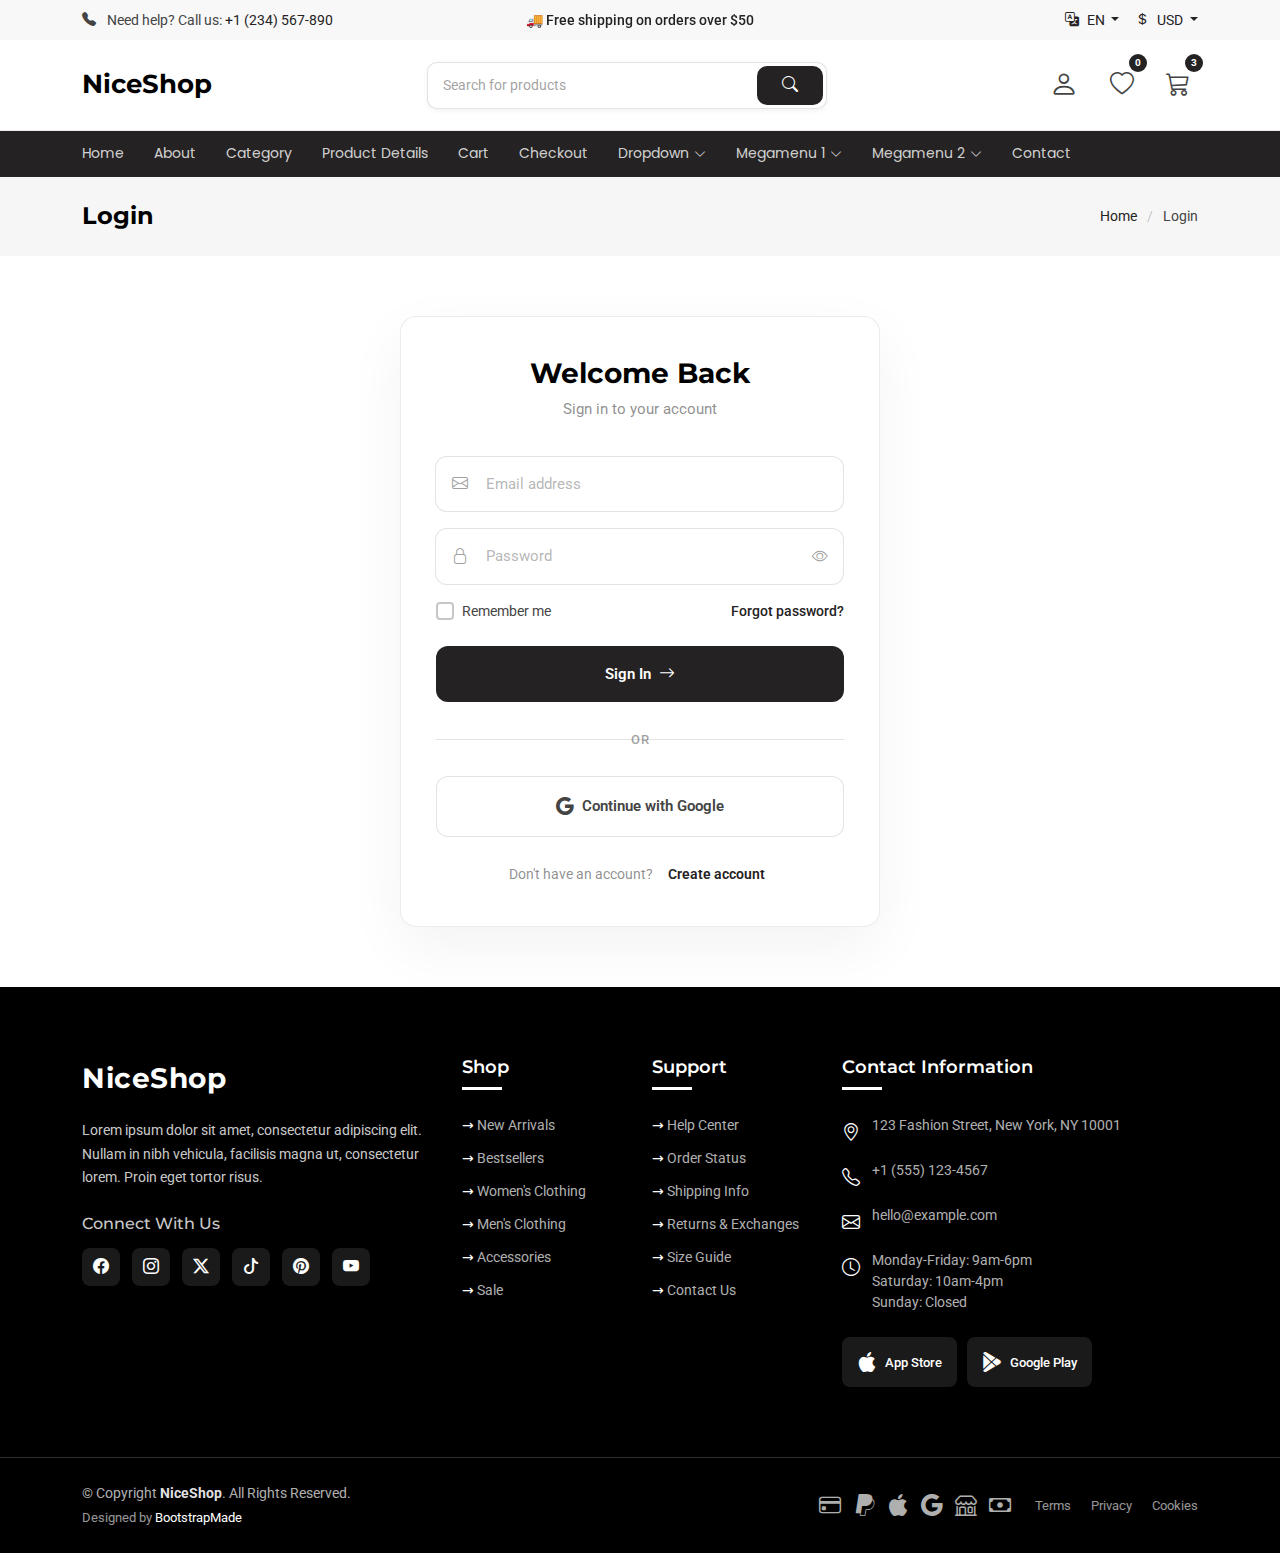
<file: apps/shop/static/shop/login.html>
<!DOCTYPE html>
<html lang="en">

<head>
  <meta charset="utf-8">
  <meta content="width=device-width, initial-scale=1.0" name="viewport">
  <title>Login - NiceShop Bootstrap Template</title>
  <meta name="description" content="">
  <meta name="keywords" content="">

  <!-- Favicons -->
  <link href="assets/img/favicon.png" rel="icon">
  <link href="assets/img/apple-touch-icon.png" rel="apple-touch-icon">

  <!-- Fonts -->
  <link href="https://fonts.googleapis.com" rel="preconnect">
  <link href="https://fonts.gstatic.com" rel="preconnect" crossorigin>
  <link href="https://fonts.googleapis.com/css2?family=Roboto:ital,wght@0,100;0,300;0,400;0,500;0,700;0,900;1,100;1,300;1,400;1,500;1,700;1,900&family=Montserrat:ital,wght@0,100;0,200;0,300;0,400;0,500;0,600;0,700;0,800;0,900;1,100;1,200;1,300;1,400;1,500;1,600;1,700;1,800;1,900&family=Poppins:ital,wght@0,100;0,200;0,300;0,400;0,500;0,600;0,700;0,800;0,900;1,100;1,200;1,300;1,400;1,500;1,600;1,700;1,800;1,900&display=swap" rel="stylesheet">

  <!-- Vendor CSS Files -->
  <link href="assets/vendor/bootstrap/css/bootstrap.min.css" rel="stylesheet">
  <link href="assets/vendor/bootstrap-icons/bootstrap-icons.css" rel="stylesheet">
  <link href="assets/vendor/swiper/swiper-bundle.min.css" rel="stylesheet">
  <link href="assets/vendor/aos/aos.css" rel="stylesheet">
  <link href="assets/vendor/glightbox/css/glightbox.min.css" rel="stylesheet">
  <link href="assets/vendor/drift-zoom/drift-basic.css" rel="stylesheet">

  <!-- Main CSS File -->
  <link href="assets/css/main.css" rel="stylesheet">

  <!-- =======================================================
  * Template Name: NiceShop
  * Template URL: https://bootstrapmade.com/niceshop-bootstrap-ecommerce-template/
  * Updated: Aug 26 2025 with Bootstrap v5.3.7
  * Author: BootstrapMade.com
  * License: https://bootstrapmade.com/license/
  ======================================================== -->
</head>

<body class="login-page">

  <header id="header" class="header sticky-top">
    <!-- Top Bar -->
    <div class="top-bar py-2">
      <div class="container-fluid container-xl">
        <div class="row align-items-center">
          <div class="col-lg-4 d-none d-lg-flex">
            <div class="top-bar-item">
              <i class="bi bi-telephone-fill me-2"></i>
              <span>Need help? Call us: </span>
              <a href="tel:+1234567890">+1 (234) 567-890</a>
            </div>
          </div>

          <div class="col-lg-4 col-md-12 text-center">
            <div class="announcement-slider swiper init-swiper">
              <script type="application/json" class="swiper-config">
                {
                  "loop": true,
                  "speed": 600,
                  "autoplay": {
                    "delay": 5000
                  },
                  "slidesPerView": 1,
                  "direction": "vertical",
                  "effect": "slide"
                }
              </script>
              <div class="swiper-wrapper">
                <div class="swiper-slide">🚚 Free shipping on orders over $50</div>
                <div class="swiper-slide">💰 30 days money back guarantee.</div>
                <div class="swiper-slide">🎁 20% off on your first order</div>
              </div>
            </div>
          </div>

          <div class="col-lg-4 d-none d-lg-block">
            <div class="d-flex justify-content-end">
              <div class="top-bar-item dropdown me-3">
                <a href="#" class="dropdown-toggle" data-bs-toggle="dropdown">
                  <i class="bi bi-translate me-2"></i>EN
                </a>
                <ul class="dropdown-menu">
                  <li><a class="dropdown-item" href="#"><i class="bi bi-check2 me-2 selected-icon"></i>English</a></li>
                  <li><a class="dropdown-item" href="#">Español</a></li>
                  <li><a class="dropdown-item" href="#">Français</a></li>
                  <li><a class="dropdown-item" href="#">Deutsch</a></li>
                </ul>
              </div>
              <div class="top-bar-item dropdown">
                <a href="#" class="dropdown-toggle" data-bs-toggle="dropdown">
                  <i class="bi bi-currency-dollar me-2"></i>USD
                </a>
                <ul class="dropdown-menu">
                  <li><a class="dropdown-item" href="#"><i class="bi bi-check2 me-2 selected-icon"></i>USD</a></li>
                  <li><a class="dropdown-item" href="#">EUR</a></li>
                  <li><a class="dropdown-item" href="#">GBP</a></li>
                </ul>
              </div>
            </div>
          </div>
        </div>
      </div>
    </div>

    <!-- Main Header -->
    <div class="main-header">
      <div class="container-fluid container-xl">
        <div class="d-flex py-3 align-items-center justify-content-between">

          <!-- Logo -->
          <a href="index.html" class="logo d-flex align-items-center">
            <!-- Uncomment the line below if you also wish to use an image logo -->
            <!-- <img src="assets/img/logo.webp" alt=""> -->
            <h1 class="sitename">NiceShop</h1>
          </a>

          <!-- Search -->
          <form class="search-form desktop-search-form">
            <div class="input-group">
              <input type="text" class="form-control" placeholder="Search for products">
              <button class="btn" type="submit">
                <i class="bi bi-search"></i>
              </button>
            </div>
          </form>

          <!-- Actions -->
          <div class="header-actions d-flex align-items-center justify-content-end">

            <!-- Mobile Search Toggle -->
            <button class="header-action-btn mobile-search-toggle d-xl-none" type="button" data-bs-toggle="collapse" data-bs-target="#mobileSearch" aria-expanded="false" aria-controls="mobileSearch">
              <i class="bi bi-search"></i>
            </button>

            <!-- Account -->
            <div class="dropdown account-dropdown">
              <button class="header-action-btn" data-bs-toggle="dropdown">
                <i class="bi bi-person"></i>
              </button>
              <div class="dropdown-menu">
                <div class="dropdown-header">
                  <h6>Welcome to <span class="sitename">FashionStore</span></h6>
                  <p class="mb-0">Access account &amp; manage orders</p>
                </div>
                <div class="dropdown-body">
                  <a class="dropdown-item d-flex align-items-center" href="account.html">
                    <i class="bi bi-person-circle me-2"></i>
                    <span>My Profile</span>
                  </a>
                  <a class="dropdown-item d-flex align-items-center" href="account.html">
                    <i class="bi bi-bag-check me-2"></i>
                    <span>My Orders</span>
                  </a>
                  <a class="dropdown-item d-flex align-items-center" href="account.html">
                    <i class="bi bi-heart me-2"></i>
                    <span>My Wishlist</span>
                  </a>
                  <a class="dropdown-item d-flex align-items-center" href="account.html">
                    <i class="bi bi-gear me-2"></i>
                    <span>Settings</span>
                  </a>
                </div>
                <div class="dropdown-footer">
                  <a href="register.html" class="btn btn-primary w-100 mb-2">Sign In</a>
                  <a href="login.html" class="btn btn-outline-primary w-100">Register</a>
                </div>
              </div>
            </div>

            <!-- Wishlist -->
            <a href="account.html" class="header-action-btn d-none d-md-block">
              <i class="bi bi-heart"></i>
              <span class="badge">0</span>
            </a>

            <!-- Cart -->
            <a href="cart.html" class="header-action-btn">
              <i class="bi bi-cart3"></i>
              <span class="badge">3</span>
            </a>

            <!-- Mobile Navigation Toggle -->
            <i class="mobile-nav-toggle d-xl-none bi bi-list me-0"></i>

          </div>
        </div>
      </div>
    </div>

    <!-- Navigation -->
    <div class="header-nav">
      <div class="container-fluid container-xl position-relative">
        <nav id="navmenu" class="navmenu">
          <ul>
            <li><a href="index.html">Home</a></li>
            <li><a href="about.html">About</a></li>
            <li><a href="category.html">Category</a></li>
            <li><a href="product-details.html">Product Details</a></li>
            <li><a href="cart.html">Cart</a></li>
            <li><a href="checkout.html">Checkout</a></li>
            <li class="dropdown"><a href="#"><span>Dropdown</span> <i class="bi bi-chevron-down toggle-dropdown"></i></a>
              <ul>
                <li><a href="#">Dropdown 1</a></li>
                <li class="dropdown"><a href="#"><span>Deep Dropdown</span> <i class="bi bi-chevron-down toggle-dropdown"></i></a>
                  <ul>
                    <li><a href="#">Deep Dropdown 1</a></li>
                    <li><a href="#">Deep Dropdown 2</a></li>
                    <li><a href="#">Deep Dropdown 3</a></li>
                    <li><a href="#">Deep Dropdown 4</a></li>
                    <li><a href="#">Deep Dropdown 5</a></li>
                  </ul>
                </li>
                <li><a href="#">Dropdown 2</a></li>
                <li><a href="#">Dropdown 3</a></li>
                <li><a href="#">Dropdown 4</a></li>
              </ul>
            </li>

            <!-- Products Mega Menu 1 -->
            <li class="products-megamenu-1"><a href="#"><span>Megamenu 1</span> <i class="bi bi-chevron-down toggle-dropdown"></i></a>

              <!-- Products Mega Menu 1 Mobile View -->
              <ul class="mobile-megamenu">

                <li><a href="#">Featured Products</a></li>
                <li><a href="#">New Arrivals</a></li>
                <li><a href="#">Sale Items</a></li>

                <li class="dropdown"><a href="#"><span>Clothing</span> <i class="bi bi-chevron-down toggle-dropdown"></i></a>
                  <ul>
                    <li><a href="#">Men's Wear</a></li>
                    <li><a href="#">Women's Wear</a></li>
                    <li><a href="#">Kids Collection</a></li>
                    <li><a href="#">Sportswear</a></li>
                    <li><a href="#">Accessories</a></li>
                  </ul>
                </li>

                <li class="dropdown"><a href="#"><span>Electronics</span> <i class="bi bi-chevron-down toggle-dropdown"></i></a>
                  <ul>
                    <li><a href="#">Smartphones</a></li>
                    <li><a href="#">Laptops</a></li>
                    <li><a href="#">Audio Devices</a></li>
                    <li><a href="#">Smart Home</a></li>
                    <li><a href="#">Accessories</a></li>
                  </ul>
                </li>

                <li class="dropdown"><a href="#"><span>Home &amp; Living</span> <i class="bi bi-chevron-down toggle-dropdown"></i></a>
                  <ul>
                    <li><a href="#">Furniture</a></li>
                    <li><a href="#">Decor</a></li>
                    <li><a href="#">Kitchen</a></li>
                    <li><a href="#">Bedding</a></li>
                    <li><a href="#">Lighting</a></li>
                  </ul>
                </li>

                <li class="dropdown"><a href="#"><span>Beauty</span> <i class="bi bi-chevron-down toggle-dropdown"></i></a>
                  <ul>
                    <li><a href="#">Skincare</a></li>
                    <li><a href="#">Makeup</a></li>
                    <li><a href="#">Haircare</a></li>
                    <li><a href="#">Fragrances</a></li>
                    <li><a href="#">Personal Care</a></li>
                  </ul>
                </li>

              </ul><!-- End Products Mega Menu 1 Mobile View -->

              <!-- Products Mega Menu 1 Desktop View -->
              <div class="desktop-megamenu">

                <div class="megamenu-tabs">
                  <ul class="nav nav-tabs" id="productMegaMenuTabs" role="tablist">
                    <li class="nav-item" role="presentation">
                      <button class="nav-link active" id="featured-tab" data-bs-toggle="tab" data-bs-target="#featured-content-1862" type="button" aria-selected="true" role="tab">Featured</button>
                    </li>
                    <li class="nav-item" role="presentation">
                      <button class="nav-link" id="new-tab" data-bs-toggle="tab" data-bs-target="#new-content-1862" type="button" aria-selected="false" tabindex="-1" role="tab">New Arrivals</button>
                    </li>
                    <li class="nav-item" role="presentation">
                      <button class="nav-link" id="sale-tab" data-bs-toggle="tab" data-bs-target="#sale-content-1862" type="button" aria-selected="false" tabindex="-1" role="tab">Sale</button>
                    </li>
                    <li class="nav-item" role="presentation">
                      <button class="nav-link" id="category-tab" data-bs-toggle="tab" data-bs-target="#category-content-1862" type="button" aria-selected="false" tabindex="-1" role="tab">Categories</button>
                    </li>
                  </ul>
                </div>

                <!-- Tabs Content -->
                <div class="megamenu-content tab-content">

                  <!-- Featured Tab -->
                  <div class="tab-pane fade show active" id="featured-content-1862" role="tabpanel" aria-labelledby="featured-tab">
                    <div class="product-grid">
                      <div class="product-card">
                        <div class="product-image">
                          <img src="assets/img/product/product-1.webp" alt="Featured Product" loading="lazy">
                        </div>
                        <div class="product-info">
                          <h5>Premium Headphones</h5>
                          <p class="price">$129.99</p>
                          <a href="#" class="btn-view">View Product</a>
                        </div>
                      </div>
                      <div class="product-card">
                        <div class="product-image">
                          <img src="assets/img/product/product-2.webp" alt="Featured Product" loading="lazy">
                        </div>
                        <div class="product-info">
                          <h5>Smart Watch</h5>
                          <p class="price">$199.99</p>
                          <a href="#" class="btn-view">View Product</a>
                        </div>
                      </div>
                      <div class="product-card">
                        <div class="product-image">
                          <img src="assets/img/product/product-3.webp" alt="Featured Product" loading="lazy">
                        </div>
                        <div class="product-info">
                          <h5>Wireless Earbuds</h5>
                          <p class="price">$89.99</p>
                          <a href="#" class="btn-view">View Product</a>
                        </div>
                      </div>
                      <div class="product-card">
                        <div class="product-image">
                          <img src="assets/img/product/product-4.webp" alt="Featured Product" loading="lazy">
                        </div>
                        <div class="product-info">
                          <h5>Bluetooth Speaker</h5>
                          <p class="price">$79.99</p>
                          <a href="#" class="btn-view">View Product</a>
                        </div>
                      </div>
                    </div>
                  </div>

                  <!-- New Arrivals Tab -->
                  <div class="tab-pane fade" id="new-content-1862" role="tabpanel" aria-labelledby="new-tab">
                    <div class="product-grid">
                      <div class="product-card">
                        <div class="product-image">
                          <img src="assets/img/product/product-5.webp" alt="New Arrival" loading="lazy">
                          <span class="badge-new">New</span>
                        </div>
                        <div class="product-info">
                          <h5>Fitness Tracker</h5>
                          <p class="price">$69.99</p>
                          <a href="#" class="btn-view">View Product</a>
                        </div>
                      </div>
                      <div class="product-card">
                        <div class="product-image">
                          <img src="assets/img/product/product-6.webp" alt="New Arrival" loading="lazy">
                          <span class="badge-new">New</span>
                        </div>
                        <div class="product-info">
                          <h5>Wireless Charger</h5>
                          <p class="price">$39.99</p>
                          <a href="#" class="btn-view">View Product</a>
                        </div>
                      </div>
                      <div class="product-card">
                        <div class="product-image">
                          <img src="assets/img/product/product-7.webp" alt="New Arrival" loading="lazy">
                          <span class="badge-new">New</span>
                        </div>
                        <div class="product-info">
                          <h5>Smart Bulb Set</h5>
                          <p class="price">$49.99</p>
                          <a href="#" class="btn-view">View Product</a>
                        </div>
                      </div>
                      <div class="product-card">
                        <div class="product-image">
                          <img src="assets/img/product/product-8.webp" alt="New Arrival" loading="lazy">
                          <span class="badge-new">New</span>
                        </div>
                        <div class="product-info">
                          <h5>Portable Power Bank</h5>
                          <p class="price">$59.99</p>
                          <a href="#" class="btn-view">View Product</a>
                        </div>
                      </div>
                    </div>
                  </div>

                  <!-- Sale Tab -->
                  <div class="tab-pane fade" id="sale-content-1862" role="tabpanel" aria-labelledby="sale-tab">
                    <div class="product-grid">
                      <div class="product-card">
                        <div class="product-image">
                          <img src="assets/img/product/product-9.webp" alt="Sale Product" loading="lazy">
                          <span class="badge-sale">-30%</span>
                        </div>
                        <div class="product-info">
                          <h5>Wireless Keyboard</h5>
                          <p class="price"><span class="original-price">$89.99</span> $62.99</p>
                          <a href="#" class="btn-view">View Product</a>
                        </div>
                      </div>
                      <div class="product-card">
                        <div class="product-image">
                          <img src="assets/img/product/product-10.webp" alt="Sale Product" loading="lazy">
                          <span class="badge-sale">-25%</span>
                        </div>
                        <div class="product-info">
                          <h5>Gaming Mouse</h5>
                          <p class="price"><span class="original-price">$59.99</span> $44.99</p>
                          <a href="#" class="btn-view">View Product</a>
                        </div>
                      </div>
                      <div class="product-card">
                        <div class="product-image">
                          <img src="assets/img/product/product-11.webp" alt="Sale Product" loading="lazy">
                          <span class="badge-sale">-40%</span>
                        </div>
                        <div class="product-info">
                          <h5>Desk Lamp</h5>
                          <p class="price"><span class="original-price">$49.99</span> $29.99</p>
                          <a href="#" class="btn-view">View Product</a>
                        </div>
                      </div>
                      <div class="product-card">
                        <div class="product-image">
                          <img src="assets/img/product/product-12.webp" alt="Sale Product" loading="lazy">
                          <span class="badge-sale">-20%</span>
                        </div>
                        <div class="product-info">
                          <h5>USB-C Hub</h5>
                          <p class="price"><span class="original-price">$39.99</span> $31.99</p>
                          <a href="#" class="btn-view">View Product</a>
                        </div>
                      </div>
                    </div>
                  </div>

                  <!-- Categories Tab -->
                  <div class="tab-pane fade" id="category-content-1862" role="tabpanel" aria-labelledby="category-tab">
                    <div class="category-grid">
                      <div class="category-column">
                        <h4>Clothing</h4>
                        <ul>
                          <li><a href="#">Men's Wear</a></li>
                          <li><a href="#">Women's Wear</a></li>
                          <li><a href="#">Kids Collection</a></li>
                          <li><a href="#">Sportswear</a></li>
                          <li><a href="#">Accessories</a></li>
                        </ul>
                      </div>
                      <div class="category-column">
                        <h4>Electronics</h4>
                        <ul>
                          <li><a href="#">Smartphones</a></li>
                          <li><a href="#">Laptops</a></li>
                          <li><a href="#">Audio Devices</a></li>
                          <li><a href="#">Smart Home</a></li>
                          <li><a href="#">Accessories</a></li>
                        </ul>
                      </div>
                      <div class="category-column">
                        <h4>Home &amp; Living</h4>
                        <ul>
                          <li><a href="#">Furniture</a></li>
                          <li><a href="#">Decor</a></li>
                          <li><a href="#">Kitchen</a></li>
                          <li><a href="#">Bedding</a></li>
                          <li><a href="#">Lighting</a></li>
                        </ul>
                      </div>
                      <div class="category-column">
                        <h4>Beauty</h4>
                        <ul>
                          <li><a href="#">Skincare</a></li>
                          <li><a href="#">Makeup</a></li>
                          <li><a href="#">Haircare</a></li>
                          <li><a href="#">Fragrances</a></li>
                          <li><a href="#">Personal Care</a></li>
                        </ul>
                      </div>
                    </div>
                  </div>

                </div>

              </div><!-- End Products Mega Menu 1 Desktop View -->

            </li><!-- End Products Mega Menu 1 -->
            <!-- Products Mega Menu 2 -->
            <li class="products-megamenu-2"><a href="#"><span>Megamenu 2</span> <i class="bi bi-chevron-down toggle-dropdown"></i></a>

              <!-- Products Mega Menu 2 Mobile View -->
              <ul class="mobile-megamenu">

                <li><a href="#">Women</a></li>
                <li><a href="#">Men</a></li>
                <li><a href="#">Kids'</a></li>

                <li class="dropdown"><a href="#"><span>Clothing</span> <i class="bi bi-chevron-down toggle-dropdown"></i></a>
                  <ul>
                    <li><a href="#">Shirts &amp; Tops</a></li>
                    <li><a href="#">Coats &amp; Outerwear</a></li>
                    <li><a href="#">Underwear</a></li>
                    <li><a href="#">Sweatshirts</a></li>
                    <li><a href="#">Dresses</a></li>
                    <li><a href="#">Swimwear</a></li>
                  </ul>
                </li>

                <li class="dropdown"><a href="#"><span>Shoes</span> <i class="bi bi-chevron-down toggle-dropdown"></i></a>
                  <ul>
                    <li><a href="#">Boots</a></li>
                    <li><a href="#">Sandals</a></li>
                    <li><a href="#">Heels</a></li>
                    <li><a href="#">Loafers</a></li>
                    <li><a href="#">Slippers</a></li>
                    <li><a href="#">Oxfords</a></li>
                  </ul>
                </li>

                <li class="dropdown"><a href="#"><span>Accessories</span> <i class="bi bi-chevron-down toggle-dropdown"></i></a>
                  <ul>
                    <li><a href="#">Handbags</a></li>
                    <li><a href="#">Eyewear</a></li>
                    <li><a href="#">Hats</a></li>
                    <li><a href="#">Watches</a></li>
                    <li><a href="#">Jewelry</a></li>
                    <li><a href="#">Belts</a></li>
                  </ul>
                </li>

                <li class="dropdown"><a href="#"><span>Specialty Sizes</span> <i class="bi bi-chevron-down toggle-dropdown"></i></a>
                  <ul>
                    <li><a href="#">Plus Size</a></li>
                    <li><a href="#">Petite</a></li>
                    <li><a href="#">Wide Shoes</a></li>
                    <li><a href="#">Narrow Shoes</a></li>
                  </ul>
                </li>

              </ul><!-- End Products Mega Menu 2 Mobile View -->

              <!-- Products Mega Menu 2 Desktop View -->
              <div class="desktop-megamenu">

                <div class="megamenu-tabs">
                  <ul class="nav nav-tabs" role="tablist">
                    <li class="nav-item" role="presentation">
                      <button class="nav-link active" id="womens-tab" data-bs-toggle="tab" data-bs-target="#womens-content-1883" type="button" aria-selected="true" role="tab">WOMEN</button>
                    </li>
                    <li class="nav-item" role="presentation">
                      <button class="nav-link" id="mens-tab" data-bs-toggle="tab" data-bs-target="#mens-content-1883" type="button" aria-selected="false" tabindex="-1" role="tab">MEN</button>
                    </li>
                    <li class="nav-item" role="presentation">
                      <button class="nav-link" id="kids-tab" data-bs-toggle="tab" data-bs-target="#kids-content-1883" type="button" aria-selected="false" tabindex="-1" role="tab">KIDS</button>
                    </li>
                  </ul>
                </div>

                <!-- Tabs Content -->
                <div class="megamenu-content tab-content">

                  <!-- Women Tab -->
                  <div class="tab-pane fade show active" id="womens-content-1883" role="tabpanel" aria-labelledby="womens-tab">
                    <div class="category-layout">
                      <div class="categories-section">
                        <div class="category-headers">
                          <h4>Clothing</h4>
                          <h4>Shoes</h4>
                          <h4>Accessories</h4>
                          <h4>Specialty Sizes</h4>
                        </div>

                        <div class="category-links">
                          <div class="link-row">
                            <a href="#">Shirts &amp; Tops</a>
                            <a href="#">Boots</a>
                            <a href="#">Handbags</a>
                            <a href="#">Plus Size</a>
                          </div>
                          <div class="link-row">
                            <a href="#">Coats &amp; Outerwear</a>
                            <a href="#">Sandals</a>
                            <a href="#">Eyewear</a>
                            <a href="#">Petite</a>
                          </div>
                          <div class="link-row">
                            <a href="#">Underwear</a>
                            <a href="#">Heels</a>
                            <a href="#">Hats</a>
                            <a href="#">Wide Shoes</a>
                          </div>
                          <div class="link-row">
                            <a href="#">Sweatshirts</a>
                            <a href="#">Loafers</a>
                            <a href="#">Watches</a>
                            <a href="#">Narrow Shoes</a>
                          </div>
                          <div class="link-row">
                            <a href="#">Dresses</a>
                            <a href="#">Slippers</a>
                            <a href="#">Jewelry</a>
                            <a href="#"></a>
                          </div>
                          <div class="link-row">
                            <a href="#">Swimwear</a>
                            <a href="#">Oxfords</a>
                            <a href="#">Belts</a>
                            <a href="#"></a>
                          </div>
                          <div class="link-row">
                            <a href="#">View all</a>
                            <a href="#">View all</a>
                            <a href="#">View all</a>
                            <a href="#"></a>
                          </div>
                        </div>
                      </div>
                      <div class="featured-section">
                        <div class="featured-image">
                          <img src="assets/img/product/product-f-1.webp" alt="Women's Heels Collection">
                          <div class="featured-content">
                            <h3>Women's<br>Bags<br>Collection</h3>
                            <a href="#" class="btn-shop">Shop now</a>
                          </div>
                        </div>
                      </div>
                    </div>
                  </div>

                  <!-- Men Tab -->
                  <div class="tab-pane fade" id="mens-content-1883" role="tabpanel" aria-labelledby="mens-tab">
                    <div class="category-layout">
                      <div class="categories-section">
                        <div class="category-headers">
                          <h4>Clothing</h4>
                          <h4>Shoes</h4>
                          <h4>Accessories</h4>
                          <h4>Specialty Sizes</h4>
                        </div>

                        <div class="category-links">
                          <div class="link-row">
                            <a href="#">Shirts &amp; Polos</a>
                            <a href="#">Sneakers</a>
                            <a href="#">Watches</a>
                            <a href="#">Big &amp; Tall</a>
                          </div>
                          <div class="link-row">
                            <a href="#">Jackets &amp; Coats</a>
                            <a href="#">Boots</a>
                            <a href="#">Belts</a>
                            <a href="#">Slim Fit</a>
                          </div>
                          <div class="link-row">
                            <a href="#">Underwear</a>
                            <a href="#">Loafers</a>
                            <a href="#">Ties</a>
                            <a href="#">Wide Shoes</a>
                          </div>
                          <div class="link-row">
                            <a href="#">Hoodies</a>
                            <a href="#">Dress Shoes</a>
                            <a href="#">Wallets</a>
                            <a href="#">Extended Sizes</a>
                          </div>
                          <div class="link-row">
                            <a href="#">Suits</a>
                            <a href="#">Sandals</a>
                            <a href="#">Sunglasses</a>
                            <a href="#"></a>
                          </div>
                          <div class="link-row">
                            <a href="#">Activewear</a>
                            <a href="#">Slippers</a>
                            <a href="#">Hats</a>
                            <a href="#"></a>
                          </div>
                          <div class="link-row">
                            <a href="#">View all</a>
                            <a href="#">View all</a>
                            <a href="#">View all</a>
                            <a href="#"></a>
                          </div>
                        </div>
                      </div>
                      <div class="featured-section">
                        <div class="featured-image">
                          <img src="assets/img/product/product-m-4.webp" alt="Men's Footwear Collection">
                          <div class="featured-content">
                            <h3>Men's<br>Footwear<br>Collection</h3>
                            <a href="#" class="btn-shop">Shop now</a>
                          </div>
                        </div>
                      </div>
                    </div>
                  </div>

                  <!-- Kids Tab -->
                  <div class="tab-pane fade" id="kids-content-1883" role="tabpanel" aria-labelledby="kids-tab">
                    <div class="category-layout">
                      <div class="categories-section">
                        <div class="category-headers">
                          <h4>Clothing</h4>
                          <h4>Shoes</h4>
                          <h4>Accessories</h4>
                          <h4>By Age</h4>
                        </div>

                        <div class="category-links">
                          <div class="link-row">
                            <a href="#">T-shirts &amp; Tops</a>
                            <a href="#">Sneakers</a>
                            <a href="#">Backpacks</a>
                            <a href="#">Babies (0-24 months)</a>
                          </div>
                          <div class="link-row">
                            <a href="#">Outerwear</a>
                            <a href="#">Boots</a>
                            <a href="#">Hats &amp; Caps</a>
                            <a href="#">Toddlers (2-4 years)</a>
                          </div>
                          <div class="link-row">
                            <a href="#">Pajamas</a>
                            <a href="#">Sandals</a>
                            <a href="#">Socks</a>
                            <a href="#">Kids (4-7 years)</a>
                          </div>
                          <div class="link-row">
                            <a href="#">Sweatshirts</a>
                            <a href="#">Slippers</a>
                            <a href="#">Gloves</a>
                            <a href="#">Older Kids (8-14 years)</a>
                          </div>
                          <div class="link-row">
                            <a href="#">Dresses</a>
                            <a href="#">School Shoes</a>
                            <a href="#">Scarves</a>
                            <a href="#"></a>
                          </div>
                          <div class="link-row">
                            <a href="#">Swimwear</a>
                            <a href="#">Sports Shoes</a>
                            <a href="#">Hair Accessories</a>
                            <a href="#"></a>
                          </div>
                          <div class="link-row">
                            <a href="#">View all</a>
                            <a href="#">View all</a>
                            <a href="#">View all</a>
                            <a href="#"></a>
                          </div>
                        </div>
                      </div>
                      <div class="featured-section">
                        <div class="featured-image">
                          <img src="assets/img/product/product-9.webp" alt="Kids' New Arrivals">
                          <div class="featured-content">
                            <h3>Kids<br>New<br>Arrivals</h3>
                            <a href="#" class="btn-shop">Shop now</a>
                          </div>
                        </div>
                      </div>
                    </div>
                  </div>

                </div>

              </div><!-- End Products Mega Menu 2 Desktop View -->

            </li><!-- End Products Mega Menu 2 -->

            <li><a href="contact.html">Contact</a></li>

          </ul>
        </nav>
      </div>
    </div>

    <!-- Mobile Search Form -->
    <div class="collapse" id="mobileSearch">
      <div class="container">
        <form class="search-form">
          <div class="input-group">
            <input type="text" class="form-control" placeholder="Search for products">
            <button class="btn" type="submit">
              <i class="bi bi-search"></i>
            </button>
          </div>
        </form>
      </div>
    </div>

  </header>

  <main class="main">

    <!-- Page Title -->
    <div class="page-title light-background">
      <div class="container d-lg-flex justify-content-between align-items-center">
        <h1 class="mb-2 mb-lg-0">Login</h1>
        <nav class="breadcrumbs">
          <ol>
            <li><a href="index.html">Home</a></li>
            <li class="current">Login</li>
          </ol>
        </nav>
      </div>
    </div><!-- End Page Title -->

    <!-- Login Section -->
    <section id="login" class="login section">

      <div class="container" data-aos="fade-up" data-aos-delay="100">

        <div class="row justify-content-center">
          <div class="col-lg-8 col-md-10">
            <div class="auth-container" data-aos="fade-in" data-aos-delay="200">

              <!-- Login Form -->
              <div class="auth-form login-form active">
                <div class="form-header">
                  <h3>Welcome Back</h3>
                  <p>Sign in to your account</p>
                </div>

                <form class="auth-form-content">
                  <div class="input-group mb-3">
                    <span class="input-icon">
                      <i class="bi bi-envelope"></i>
                    </span>
                    <input type="email" class="form-control" placeholder="Email address" required="" autocomplete="email">
                  </div>

                  <div class="input-group mb-3">
                    <span class="input-icon">
                      <i class="bi bi-lock"></i>
                    </span>
                    <input type="password" class="form-control" placeholder="Password" required="" autocomplete="current-password">
                    <span class="password-toggle">
                      <i class="bi bi-eye"></i>
                    </span>
                  </div>

                  <div class="form-options mb-4">
                    <div class="remember-me">
                      <input type="checkbox" id="rememberLogin">
                      <label for="rememberLogin">Remember me</label>
                    </div>
                    <a href="#" class="forgot-password">Forgot password?</a>
                  </div>

                  <button type="submit" class="auth-btn primary-btn mb-3">
                    Sign In
                    <i class="bi bi-arrow-right"></i>
                  </button>

                  <div class="divider">
                    <span>or</span>
                  </div>

                  <button type="button" class="auth-btn social-btn">
                    <i class="bi bi-google"></i>
                    Continue with Google
                  </button>

                  <div class="switch-form">
                    <span>Don't have an account?</span>
                    <button type="button" class="switch-btn" data-target="register">Create account</button>
                  </div>
                </form>
              </div>

              <!-- Register Form -->
              <div class="auth-form register-form">
                <div class="form-header">
                  <h3>Create Account</h3>
                  <p>Join us today and get started</p>
                </div>

                <form class="auth-form-content">
                  <div class="name-row">
                    <div class="input-group">
                      <span class="input-icon">
                        <i class="bi bi-person"></i>
                      </span>
                      <input type="text" class="form-control" placeholder="First name" required="" autocomplete="given-name">
                    </div>
                    <div class="input-group">
                      <span class="input-icon">
                        <i class="bi bi-person"></i>
                      </span>
                      <input type="text" class="form-control" placeholder="Last name" required="" autocomplete="family-name">
                    </div>
                  </div>

                  <div class="input-group mb-3">
                    <span class="input-icon">
                      <i class="bi bi-envelope"></i>
                    </span>
                    <input type="email" class="form-control" placeholder="Email address" required="" autocomplete="email">
                  </div>

                  <div class="input-group mb-3">
                    <span class="input-icon">
                      <i class="bi bi-lock"></i>
                    </span>
                    <input type="password" class="form-control" placeholder="Create password" required="" autocomplete="new-password">
                    <span class="password-toggle">
                      <i class="bi bi-eye"></i>
                    </span>
                  </div>

                  <div class="input-group mb-3">
                    <span class="input-icon">
                      <i class="bi bi-lock-fill"></i>
                    </span>
                    <input type="password" class="form-control" placeholder="Confirm password" required="" autocomplete="new-password">
                    <span class="password-toggle">
                      <i class="bi bi-eye"></i>
                    </span>
                  </div>

                  <div class="terms-check mb-4">
                    <input type="checkbox" id="termsRegister" required="">
                    <label for="termsRegister">
                      I agree to the <a href="#">Terms of Service</a> and <a href="#">Privacy Policy</a>
                    </label>
                  </div>

                  <button type="submit" class="auth-btn primary-btn mb-3">
                    Create Account
                    <i class="bi bi-arrow-right"></i>
                  </button>

                  <div class="divider">
                    <span>or</span>
                  </div>

                  <button type="button" class="auth-btn social-btn">
                    <i class="bi bi-google"></i>
                    Sign up with Google
                  </button>

                  <div class="switch-form">
                    <span>Already have an account?</span>
                    <button type="button" class="switch-btn" data-target="login">Sign in</button>
                  </div>
                </form>
              </div>

            </div>
          </div>
        </div>

      </div>

    </section><!-- /Login Section -->

  </main>

  <footer id="footer" class="footer dark-background">
    <div class="footer-main">
      <div class="container">
        <div class="row gy-4">
          <div class="col-lg-4 col-md-6">
            <div class="footer-widget footer-about">
              <a href="index.html" class="logo">
                <span class="sitename">NiceShop</span>
              </a>
              <p>Lorem ipsum dolor sit amet, consectetur adipiscing elit. Nullam in nibh vehicula, facilisis magna ut, consectetur lorem. Proin eget tortor risus.</p>

              <div class="social-links mt-4">
                <h5>Connect With Us</h5>
                <div class="social-icons">
                  <a href="#" aria-label="Facebook"><i class="bi bi-facebook"></i></a>
                  <a href="#" aria-label="Instagram"><i class="bi bi-instagram"></i></a>
                  <a href="#" aria-label="Twitter"><i class="bi bi-twitter-x"></i></a>
                  <a href="#" aria-label="TikTok"><i class="bi bi-tiktok"></i></a>
                  <a href="#" aria-label="Pinterest"><i class="bi bi-pinterest"></i></a>
                  <a href="#" aria-label="YouTube"><i class="bi bi-youtube"></i></a>
                </div>
              </div>
            </div>
          </div>

          <div class="col-lg-2 col-md-6 col-sm-6">
            <div class="footer-widget">
              <h4>Shop</h4>
              <ul class="footer-links">
                <li><a href="category.html">New Arrivals</a></li>
                <li><a href="category.html">Bestsellers</a></li>
                <li><a href="category.html">Women's Clothing</a></li>
                <li><a href="category.html">Men's Clothing</a></li>
                <li><a href="category.html">Accessories</a></li>
                <li><a href="category.html">Sale</a></li>
              </ul>
            </div>
          </div>

          <div class="col-lg-2 col-md-6 col-sm-6">
            <div class="footer-widget">
              <h4>Support</h4>
              <ul class="footer-links">
                <li><a href="support.html">Help Center</a></li>
                <li><a href="account.html">Order Status</a></li>
                <li><a href="shiping-info.html">Shipping Info</a></li>
                <li><a href="return-policy.html">Returns &amp; Exchanges</a></li>
                <li><a href="#">Size Guide</a></li>
                <li><a href="contact.html">Contact Us</a></li>
              </ul>
            </div>
          </div>

          <div class="col-lg-4 col-md-6">
            <div class="footer-widget">
              <h4>Contact Information</h4>
              <div class="footer-contact">
                <div class="contact-item">
                  <i class="bi bi-geo-alt"></i>
                  <span>123 Fashion Street, New York, NY 10001</span>
                </div>
                <div class="contact-item">
                  <i class="bi bi-telephone"></i>
                  <span>+1 (555) 123-4567</span>
                </div>
                <div class="contact-item">
                  <i class="bi bi-envelope"></i>
                  <span>hello@example.com</span>
                </div>
                <div class="contact-item">
                  <i class="bi bi-clock"></i>
                  <span>Monday-Friday: 9am-6pm<br>Saturday: 10am-4pm<br>Sunday: Closed</span>
                </div>
              </div>

              <div class="app-buttons mt-4">
                <a href="#" class="app-btn">
                  <i class="bi bi-apple"></i>
                  <span>App Store</span>
                </a>
                <a href="#" class="app-btn">
                  <i class="bi bi-google-play"></i>
                  <span>Google Play</span>
                </a>
              </div>
            </div>
          </div>
        </div>
      </div>
    </div>

    <div class="footer-bottom">
      <div class="container">
        <div class="row gy-3 align-items-center">
          <div class="col-lg-6 col-md-12">
            <div class="copyright">
              <p>© <span>Copyright</span> <strong class="sitename">NiceShop</strong>. All Rights Reserved.</p>
            </div>
            <div class="credits mt-1">
              <!-- All the links in the footer should remain intact. -->
              <!-- You can delete the links only if you've purchased the pro version. -->
              <!-- Licensing information: https://bootstrapmade.com/license/ -->
              <!-- Purchase the pro version with working PHP/AJAX contact form: [buy-url] -->
              Designed by <a href="https://bootstrapmade.com/">BootstrapMade</a>
            </div>
          </div>

          <div class="col-lg-6 col-md-12">
            <div class="d-flex flex-wrap justify-content-lg-end justify-content-center align-items-center gap-4">
              <div class="payment-methods">
                <div class="payment-icons">
                  <i class="bi bi-credit-card" aria-label="Credit Card"></i>
                  <i class="bi bi-paypal" aria-label="PayPal"></i>
                  <i class="bi bi-apple" aria-label="Apple Pay"></i>
                  <i class="bi bi-google" aria-label="Google Pay"></i>
                  <i class="bi bi-shop" aria-label="Shop Pay"></i>
                  <i class="bi bi-cash" aria-label="Cash on Delivery"></i>
                </div>
              </div>

              <div class="legal-links">
                <a href="tos.html">Terms</a>
                <a href="privacy.html">Privacy</a>
                <a href="tos.html">Cookies</a>
              </div>
            </div>
          </div>
        </div>

      </div>
    </div>
  </footer>

  <!-- Scroll Top -->
  <a href="#" id="scroll-top" class="scroll-top d-flex align-items-center justify-content-center"><i class="bi bi-arrow-up-short"></i></a>

  <!-- Preloader -->
  <div id="preloader"></div>

  <!-- Vendor JS Files -->
  <script src="assets/vendor/bootstrap/js/bootstrap.bundle.min.js"></script>
  <script src="assets/vendor/php-email-form/validate.js"></script>
  <script src="assets/vendor/swiper/swiper-bundle.min.js"></script>
  <script src="assets/vendor/aos/aos.js"></script>
  <script src="assets/vendor/glightbox/js/glightbox.min.js"></script>
  <script src="assets/vendor/drift-zoom/Drift.min.js"></script>
  <script src="assets/vendor/purecounter/purecounter_vanilla.js"></script>

  <!-- Main JS File -->
  <script src="assets/js/main.js"></script>

</body>

</html>
</file>
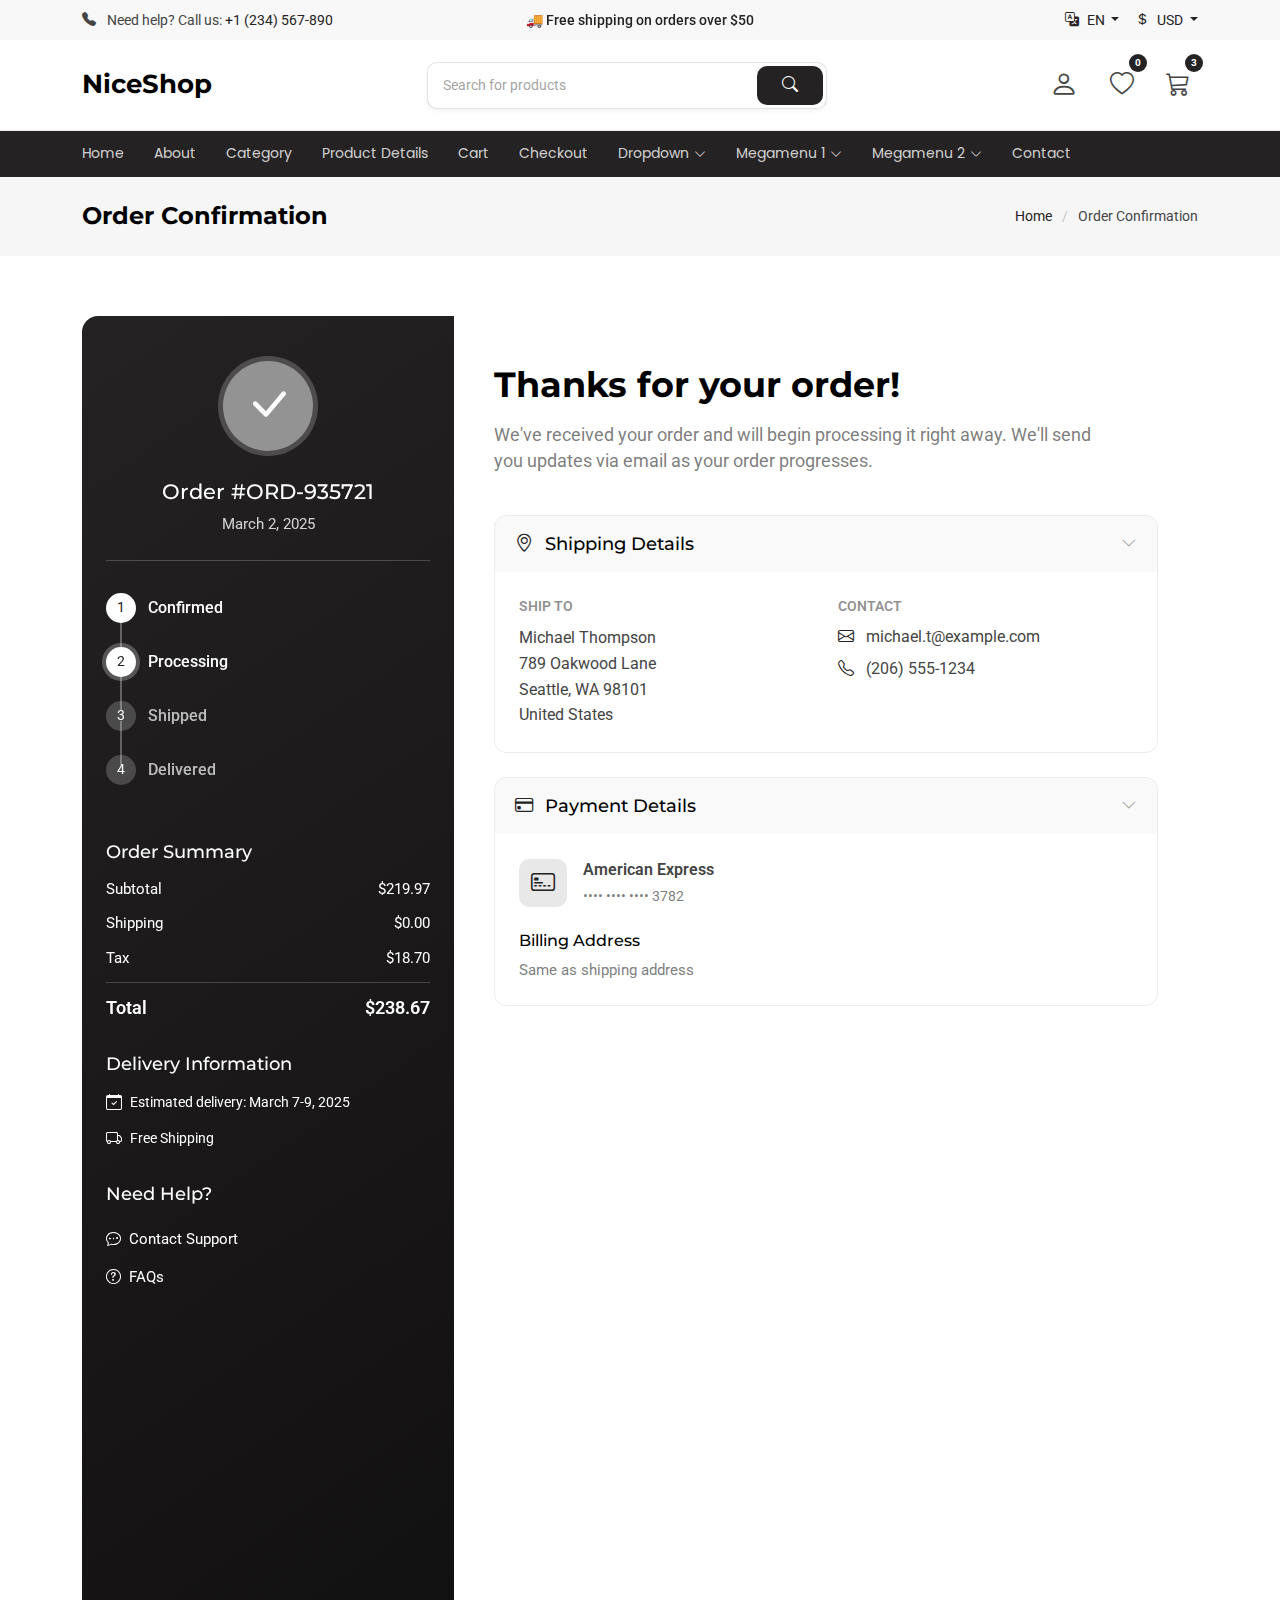
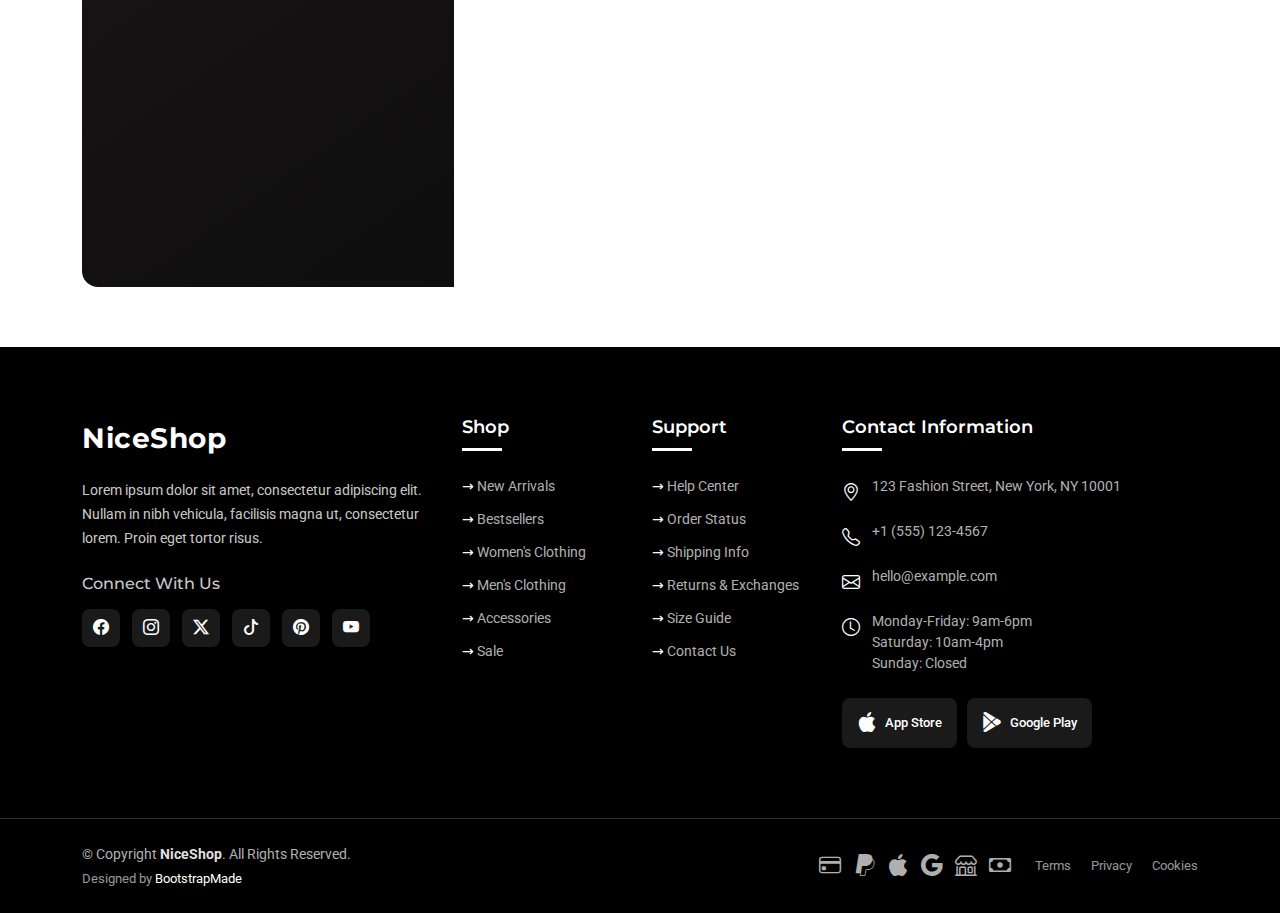
<file: apps/shop/static/shop/order-confirmation.html>
<!DOCTYPE html>
<html lang="en">

<head>
  <meta charset="utf-8">
  <meta content="width=device-width, initial-scale=1.0" name="viewport">
  <title>Order Confirmation - NiceShop Bootstrap Template</title>
  <meta name="description" content="">
  <meta name="keywords" content="">

  <!-- Favicons -->
  <link href="assets/img/favicon.png" rel="icon">
  <link href="assets/img/apple-touch-icon.png" rel="apple-touch-icon">

  <!-- Fonts -->
  <link href="https://fonts.googleapis.com" rel="preconnect">
  <link href="https://fonts.gstatic.com" rel="preconnect" crossorigin>
  <link href="https://fonts.googleapis.com/css2?family=Roboto:ital,wght@0,100;0,300;0,400;0,500;0,700;0,900;1,100;1,300;1,400;1,500;1,700;1,900&family=Montserrat:ital,wght@0,100;0,200;0,300;0,400;0,500;0,600;0,700;0,800;0,900;1,100;1,200;1,300;1,400;1,500;1,600;1,700;1,800;1,900&family=Poppins:ital,wght@0,100;0,200;0,300;0,400;0,500;0,600;0,700;0,800;0,900;1,100;1,200;1,300;1,400;1,500;1,600;1,700;1,800;1,900&display=swap" rel="stylesheet">

  <!-- Vendor CSS Files -->
  <link href="assets/vendor/bootstrap/css/bootstrap.min.css" rel="stylesheet">
  <link href="assets/vendor/bootstrap-icons/bootstrap-icons.css" rel="stylesheet">
  <link href="assets/vendor/swiper/swiper-bundle.min.css" rel="stylesheet">
  <link href="assets/vendor/aos/aos.css" rel="stylesheet">
  <link href="assets/vendor/glightbox/css/glightbox.min.css" rel="stylesheet">
  <link href="assets/vendor/drift-zoom/drift-basic.css" rel="stylesheet">

  <!-- Main CSS File -->
  <link href="assets/css/main.css" rel="stylesheet">

  <!-- =======================================================
  * Template Name: NiceShop
  * Template URL: https://bootstrapmade.com/niceshop-bootstrap-ecommerce-template/
  * Updated: Aug 26 2025 with Bootstrap v5.3.7
  * Author: BootstrapMade.com
  * License: https://bootstrapmade.com/license/
  ======================================================== -->
</head>

<body class="order-confirmation-page">

  <header id="header" class="header sticky-top">
    <!-- Top Bar -->
    <div class="top-bar py-2">
      <div class="container-fluid container-xl">
        <div class="row align-items-center">
          <div class="col-lg-4 d-none d-lg-flex">
            <div class="top-bar-item">
              <i class="bi bi-telephone-fill me-2"></i>
              <span>Need help? Call us: </span>
              <a href="tel:+1234567890">+1 (234) 567-890</a>
            </div>
          </div>

          <div class="col-lg-4 col-md-12 text-center">
            <div class="announcement-slider swiper init-swiper">
              <script type="application/json" class="swiper-config">
                {
                  "loop": true,
                  "speed": 600,
                  "autoplay": {
                    "delay": 5000
                  },
                  "slidesPerView": 1,
                  "direction": "vertical",
                  "effect": "slide"
                }
              </script>
              <div class="swiper-wrapper">
                <div class="swiper-slide">🚚 Free shipping on orders over $50</div>
                <div class="swiper-slide">💰 30 days money back guarantee.</div>
                <div class="swiper-slide">🎁 20% off on your first order</div>
              </div>
            </div>
          </div>

          <div class="col-lg-4 d-none d-lg-block">
            <div class="d-flex justify-content-end">
              <div class="top-bar-item dropdown me-3">
                <a href="#" class="dropdown-toggle" data-bs-toggle="dropdown">
                  <i class="bi bi-translate me-2"></i>EN
                </a>
                <ul class="dropdown-menu">
                  <li><a class="dropdown-item" href="#"><i class="bi bi-check2 me-2 selected-icon"></i>English</a></li>
                  <li><a class="dropdown-item" href="#">Español</a></li>
                  <li><a class="dropdown-item" href="#">Français</a></li>
                  <li><a class="dropdown-item" href="#">Deutsch</a></li>
                </ul>
              </div>
              <div class="top-bar-item dropdown">
                <a href="#" class="dropdown-toggle" data-bs-toggle="dropdown">
                  <i class="bi bi-currency-dollar me-2"></i>USD
                </a>
                <ul class="dropdown-menu">
                  <li><a class="dropdown-item" href="#"><i class="bi bi-check2 me-2 selected-icon"></i>USD</a></li>
                  <li><a class="dropdown-item" href="#">EUR</a></li>
                  <li><a class="dropdown-item" href="#">GBP</a></li>
                </ul>
              </div>
            </div>
          </div>
        </div>
      </div>
    </div>

    <!-- Main Header -->
    <div class="main-header">
      <div class="container-fluid container-xl">
        <div class="d-flex py-3 align-items-center justify-content-between">

          <!-- Logo -->
          <a href="index.html" class="logo d-flex align-items-center">
            <!-- Uncomment the line below if you also wish to use an image logo -->
            <!-- <img src="assets/img/logo.webp" alt=""> -->
            <h1 class="sitename">NiceShop</h1>
          </a>

          <!-- Search -->
          <form class="search-form desktop-search-form">
            <div class="input-group">
              <input type="text" class="form-control" placeholder="Search for products">
              <button class="btn" type="submit">
                <i class="bi bi-search"></i>
              </button>
            </div>
          </form>

          <!-- Actions -->
          <div class="header-actions d-flex align-items-center justify-content-end">

            <!-- Mobile Search Toggle -->
            <button class="header-action-btn mobile-search-toggle d-xl-none" type="button" data-bs-toggle="collapse" data-bs-target="#mobileSearch" aria-expanded="false" aria-controls="mobileSearch">
              <i class="bi bi-search"></i>
            </button>

            <!-- Account -->
            <div class="dropdown account-dropdown">
              <button class="header-action-btn" data-bs-toggle="dropdown">
                <i class="bi bi-person"></i>
              </button>
              <div class="dropdown-menu">
                <div class="dropdown-header">
                  <h6>Welcome to <span class="sitename">FashionStore</span></h6>
                  <p class="mb-0">Access account &amp; manage orders</p>
                </div>
                <div class="dropdown-body">
                  <a class="dropdown-item d-flex align-items-center" href="account.html">
                    <i class="bi bi-person-circle me-2"></i>
                    <span>My Profile</span>
                  </a>
                  <a class="dropdown-item d-flex align-items-center" href="account.html">
                    <i class="bi bi-bag-check me-2"></i>
                    <span>My Orders</span>
                  </a>
                  <a class="dropdown-item d-flex align-items-center" href="account.html">
                    <i class="bi bi-heart me-2"></i>
                    <span>My Wishlist</span>
                  </a>
                  <a class="dropdown-item d-flex align-items-center" href="account.html">
                    <i class="bi bi-gear me-2"></i>
                    <span>Settings</span>
                  </a>
                </div>
                <div class="dropdown-footer">
                  <a href="register.html" class="btn btn-primary w-100 mb-2">Sign In</a>
                  <a href="login.html" class="btn btn-outline-primary w-100">Register</a>
                </div>
              </div>
            </div>

            <!-- Wishlist -->
            <a href="account.html" class="header-action-btn d-none d-md-block">
              <i class="bi bi-heart"></i>
              <span class="badge">0</span>
            </a>

            <!-- Cart -->
            <a href="cart.html" class="header-action-btn">
              <i class="bi bi-cart3"></i>
              <span class="badge">3</span>
            </a>

            <!-- Mobile Navigation Toggle -->
            <i class="mobile-nav-toggle d-xl-none bi bi-list me-0"></i>

          </div>
        </div>
      </div>
    </div>

    <!-- Navigation -->
    <div class="header-nav">
      <div class="container-fluid container-xl position-relative">
        <nav id="navmenu" class="navmenu">
          <ul>
            <li><a href="index.html">Home</a></li>
            <li><a href="about.html">About</a></li>
            <li><a href="category.html">Category</a></li>
            <li><a href="product-details.html">Product Details</a></li>
            <li><a href="cart.html">Cart</a></li>
            <li><a href="checkout.html">Checkout</a></li>
            <li class="dropdown"><a href="#"><span>Dropdown</span> <i class="bi bi-chevron-down toggle-dropdown"></i></a>
              <ul>
                <li><a href="#">Dropdown 1</a></li>
                <li class="dropdown"><a href="#"><span>Deep Dropdown</span> <i class="bi bi-chevron-down toggle-dropdown"></i></a>
                  <ul>
                    <li><a href="#">Deep Dropdown 1</a></li>
                    <li><a href="#">Deep Dropdown 2</a></li>
                    <li><a href="#">Deep Dropdown 3</a></li>
                    <li><a href="#">Deep Dropdown 4</a></li>
                    <li><a href="#">Deep Dropdown 5</a></li>
                  </ul>
                </li>
                <li><a href="#">Dropdown 2</a></li>
                <li><a href="#">Dropdown 3</a></li>
                <li><a href="#">Dropdown 4</a></li>
              </ul>
            </li>

            <!-- Products Mega Menu 1 -->
            <li class="products-megamenu-1"><a href="#"><span>Megamenu 1</span> <i class="bi bi-chevron-down toggle-dropdown"></i></a>

              <!-- Products Mega Menu 1 Mobile View -->
              <ul class="mobile-megamenu">

                <li><a href="#">Featured Products</a></li>
                <li><a href="#">New Arrivals</a></li>
                <li><a href="#">Sale Items</a></li>

                <li class="dropdown"><a href="#"><span>Clothing</span> <i class="bi bi-chevron-down toggle-dropdown"></i></a>
                  <ul>
                    <li><a href="#">Men's Wear</a></li>
                    <li><a href="#">Women's Wear</a></li>
                    <li><a href="#">Kids Collection</a></li>
                    <li><a href="#">Sportswear</a></li>
                    <li><a href="#">Accessories</a></li>
                  </ul>
                </li>

                <li class="dropdown"><a href="#"><span>Electronics</span> <i class="bi bi-chevron-down toggle-dropdown"></i></a>
                  <ul>
                    <li><a href="#">Smartphones</a></li>
                    <li><a href="#">Laptops</a></li>
                    <li><a href="#">Audio Devices</a></li>
                    <li><a href="#">Smart Home</a></li>
                    <li><a href="#">Accessories</a></li>
                  </ul>
                </li>

                <li class="dropdown"><a href="#"><span>Home &amp; Living</span> <i class="bi bi-chevron-down toggle-dropdown"></i></a>
                  <ul>
                    <li><a href="#">Furniture</a></li>
                    <li><a href="#">Decor</a></li>
                    <li><a href="#">Kitchen</a></li>
                    <li><a href="#">Bedding</a></li>
                    <li><a href="#">Lighting</a></li>
                  </ul>
                </li>

                <li class="dropdown"><a href="#"><span>Beauty</span> <i class="bi bi-chevron-down toggle-dropdown"></i></a>
                  <ul>
                    <li><a href="#">Skincare</a></li>
                    <li><a href="#">Makeup</a></li>
                    <li><a href="#">Haircare</a></li>
                    <li><a href="#">Fragrances</a></li>
                    <li><a href="#">Personal Care</a></li>
                  </ul>
                </li>

              </ul><!-- End Products Mega Menu 1 Mobile View -->

              <!-- Products Mega Menu 1 Desktop View -->
              <div class="desktop-megamenu">

                <div class="megamenu-tabs">
                  <ul class="nav nav-tabs" id="productMegaMenuTabs" role="tablist">
                    <li class="nav-item" role="presentation">
                      <button class="nav-link active" id="featured-tab" data-bs-toggle="tab" data-bs-target="#featured-content-1862" type="button" aria-selected="true" role="tab">Featured</button>
                    </li>
                    <li class="nav-item" role="presentation">
                      <button class="nav-link" id="new-tab" data-bs-toggle="tab" data-bs-target="#new-content-1862" type="button" aria-selected="false" tabindex="-1" role="tab">New Arrivals</button>
                    </li>
                    <li class="nav-item" role="presentation">
                      <button class="nav-link" id="sale-tab" data-bs-toggle="tab" data-bs-target="#sale-content-1862" type="button" aria-selected="false" tabindex="-1" role="tab">Sale</button>
                    </li>
                    <li class="nav-item" role="presentation">
                      <button class="nav-link" id="category-tab" data-bs-toggle="tab" data-bs-target="#category-content-1862" type="button" aria-selected="false" tabindex="-1" role="tab">Categories</button>
                    </li>
                  </ul>
                </div>

                <!-- Tabs Content -->
                <div class="megamenu-content tab-content">

                  <!-- Featured Tab -->
                  <div class="tab-pane fade show active" id="featured-content-1862" role="tabpanel" aria-labelledby="featured-tab">
                    <div class="product-grid">
                      <div class="product-card">
                        <div class="product-image">
                          <img src="assets/img/product/product-1.webp" alt="Featured Product" loading="lazy">
                        </div>
                        <div class="product-info">
                          <h5>Premium Headphones</h5>
                          <p class="price">$129.99</p>
                          <a href="#" class="btn-view">View Product</a>
                        </div>
                      </div>
                      <div class="product-card">
                        <div class="product-image">
                          <img src="assets/img/product/product-2.webp" alt="Featured Product" loading="lazy">
                        </div>
                        <div class="product-info">
                          <h5>Smart Watch</h5>
                          <p class="price">$199.99</p>
                          <a href="#" class="btn-view">View Product</a>
                        </div>
                      </div>
                      <div class="product-card">
                        <div class="product-image">
                          <img src="assets/img/product/product-3.webp" alt="Featured Product" loading="lazy">
                        </div>
                        <div class="product-info">
                          <h5>Wireless Earbuds</h5>
                          <p class="price">$89.99</p>
                          <a href="#" class="btn-view">View Product</a>
                        </div>
                      </div>
                      <div class="product-card">
                        <div class="product-image">
                          <img src="assets/img/product/product-4.webp" alt="Featured Product" loading="lazy">
                        </div>
                        <div class="product-info">
                          <h5>Bluetooth Speaker</h5>
                          <p class="price">$79.99</p>
                          <a href="#" class="btn-view">View Product</a>
                        </div>
                      </div>
                    </div>
                  </div>

                  <!-- New Arrivals Tab -->
                  <div class="tab-pane fade" id="new-content-1862" role="tabpanel" aria-labelledby="new-tab">
                    <div class="product-grid">
                      <div class="product-card">
                        <div class="product-image">
                          <img src="assets/img/product/product-5.webp" alt="New Arrival" loading="lazy">
                          <span class="badge-new">New</span>
                        </div>
                        <div class="product-info">
                          <h5>Fitness Tracker</h5>
                          <p class="price">$69.99</p>
                          <a href="#" class="btn-view">View Product</a>
                        </div>
                      </div>
                      <div class="product-card">
                        <div class="product-image">
                          <img src="assets/img/product/product-6.webp" alt="New Arrival" loading="lazy">
                          <span class="badge-new">New</span>
                        </div>
                        <div class="product-info">
                          <h5>Wireless Charger</h5>
                          <p class="price">$39.99</p>
                          <a href="#" class="btn-view">View Product</a>
                        </div>
                      </div>
                      <div class="product-card">
                        <div class="product-image">
                          <img src="assets/img/product/product-7.webp" alt="New Arrival" loading="lazy">
                          <span class="badge-new">New</span>
                        </div>
                        <div class="product-info">
                          <h5>Smart Bulb Set</h5>
                          <p class="price">$49.99</p>
                          <a href="#" class="btn-view">View Product</a>
                        </div>
                      </div>
                      <div class="product-card">
                        <div class="product-image">
                          <img src="assets/img/product/product-8.webp" alt="New Arrival" loading="lazy">
                          <span class="badge-new">New</span>
                        </div>
                        <div class="product-info">
                          <h5>Portable Power Bank</h5>
                          <p class="price">$59.99</p>
                          <a href="#" class="btn-view">View Product</a>
                        </div>
                      </div>
                    </div>
                  </div>

                  <!-- Sale Tab -->
                  <div class="tab-pane fade" id="sale-content-1862" role="tabpanel" aria-labelledby="sale-tab">
                    <div class="product-grid">
                      <div class="product-card">
                        <div class="product-image">
                          <img src="assets/img/product/product-9.webp" alt="Sale Product" loading="lazy">
                          <span class="badge-sale">-30%</span>
                        </div>
                        <div class="product-info">
                          <h5>Wireless Keyboard</h5>
                          <p class="price"><span class="original-price">$89.99</span> $62.99</p>
                          <a href="#" class="btn-view">View Product</a>
                        </div>
                      </div>
                      <div class="product-card">
                        <div class="product-image">
                          <img src="assets/img/product/product-10.webp" alt="Sale Product" loading="lazy">
                          <span class="badge-sale">-25%</span>
                        </div>
                        <div class="product-info">
                          <h5>Gaming Mouse</h5>
                          <p class="price"><span class="original-price">$59.99</span> $44.99</p>
                          <a href="#" class="btn-view">View Product</a>
                        </div>
                      </div>
                      <div class="product-card">
                        <div class="product-image">
                          <img src="assets/img/product/product-11.webp" alt="Sale Product" loading="lazy">
                          <span class="badge-sale">-40%</span>
                        </div>
                        <div class="product-info">
                          <h5>Desk Lamp</h5>
                          <p class="price"><span class="original-price">$49.99</span> $29.99</p>
                          <a href="#" class="btn-view">View Product</a>
                        </div>
                      </div>
                      <div class="product-card">
                        <div class="product-image">
                          <img src="assets/img/product/product-12.webp" alt="Sale Product" loading="lazy">
                          <span class="badge-sale">-20%</span>
                        </div>
                        <div class="product-info">
                          <h5>USB-C Hub</h5>
                          <p class="price"><span class="original-price">$39.99</span> $31.99</p>
                          <a href="#" class="btn-view">View Product</a>
                        </div>
                      </div>
                    </div>
                  </div>

                  <!-- Categories Tab -->
                  <div class="tab-pane fade" id="category-content-1862" role="tabpanel" aria-labelledby="category-tab">
                    <div class="category-grid">
                      <div class="category-column">
                        <h4>Clothing</h4>
                        <ul>
                          <li><a href="#">Men's Wear</a></li>
                          <li><a href="#">Women's Wear</a></li>
                          <li><a href="#">Kids Collection</a></li>
                          <li><a href="#">Sportswear</a></li>
                          <li><a href="#">Accessories</a></li>
                        </ul>
                      </div>
                      <div class="category-column">
                        <h4>Electronics</h4>
                        <ul>
                          <li><a href="#">Smartphones</a></li>
                          <li><a href="#">Laptops</a></li>
                          <li><a href="#">Audio Devices</a></li>
                          <li><a href="#">Smart Home</a></li>
                          <li><a href="#">Accessories</a></li>
                        </ul>
                      </div>
                      <div class="category-column">
                        <h4>Home &amp; Living</h4>
                        <ul>
                          <li><a href="#">Furniture</a></li>
                          <li><a href="#">Decor</a></li>
                          <li><a href="#">Kitchen</a></li>
                          <li><a href="#">Bedding</a></li>
                          <li><a href="#">Lighting</a></li>
                        </ul>
                      </div>
                      <div class="category-column">
                        <h4>Beauty</h4>
                        <ul>
                          <li><a href="#">Skincare</a></li>
                          <li><a href="#">Makeup</a></li>
                          <li><a href="#">Haircare</a></li>
                          <li><a href="#">Fragrances</a></li>
                          <li><a href="#">Personal Care</a></li>
                        </ul>
                      </div>
                    </div>
                  </div>

                </div>

              </div><!-- End Products Mega Menu 1 Desktop View -->

            </li><!-- End Products Mega Menu 1 -->
            <!-- Products Mega Menu 2 -->
            <li class="products-megamenu-2"><a href="#"><span>Megamenu 2</span> <i class="bi bi-chevron-down toggle-dropdown"></i></a>

              <!-- Products Mega Menu 2 Mobile View -->
              <ul class="mobile-megamenu">

                <li><a href="#">Women</a></li>
                <li><a href="#">Men</a></li>
                <li><a href="#">Kids'</a></li>

                <li class="dropdown"><a href="#"><span>Clothing</span> <i class="bi bi-chevron-down toggle-dropdown"></i></a>
                  <ul>
                    <li><a href="#">Shirts &amp; Tops</a></li>
                    <li><a href="#">Coats &amp; Outerwear</a></li>
                    <li><a href="#">Underwear</a></li>
                    <li><a href="#">Sweatshirts</a></li>
                    <li><a href="#">Dresses</a></li>
                    <li><a href="#">Swimwear</a></li>
                  </ul>
                </li>

                <li class="dropdown"><a href="#"><span>Shoes</span> <i class="bi bi-chevron-down toggle-dropdown"></i></a>
                  <ul>
                    <li><a href="#">Boots</a></li>
                    <li><a href="#">Sandals</a></li>
                    <li><a href="#">Heels</a></li>
                    <li><a href="#">Loafers</a></li>
                    <li><a href="#">Slippers</a></li>
                    <li><a href="#">Oxfords</a></li>
                  </ul>
                </li>

                <li class="dropdown"><a href="#"><span>Accessories</span> <i class="bi bi-chevron-down toggle-dropdown"></i></a>
                  <ul>
                    <li><a href="#">Handbags</a></li>
                    <li><a href="#">Eyewear</a></li>
                    <li><a href="#">Hats</a></li>
                    <li><a href="#">Watches</a></li>
                    <li><a href="#">Jewelry</a></li>
                    <li><a href="#">Belts</a></li>
                  </ul>
                </li>

                <li class="dropdown"><a href="#"><span>Specialty Sizes</span> <i class="bi bi-chevron-down toggle-dropdown"></i></a>
                  <ul>
                    <li><a href="#">Plus Size</a></li>
                    <li><a href="#">Petite</a></li>
                    <li><a href="#">Wide Shoes</a></li>
                    <li><a href="#">Narrow Shoes</a></li>
                  </ul>
                </li>

              </ul><!-- End Products Mega Menu 2 Mobile View -->

              <!-- Products Mega Menu 2 Desktop View -->
              <div class="desktop-megamenu">

                <div class="megamenu-tabs">
                  <ul class="nav nav-tabs" role="tablist">
                    <li class="nav-item" role="presentation">
                      <button class="nav-link active" id="womens-tab" data-bs-toggle="tab" data-bs-target="#womens-content-1883" type="button" aria-selected="true" role="tab">WOMEN</button>
                    </li>
                    <li class="nav-item" role="presentation">
                      <button class="nav-link" id="mens-tab" data-bs-toggle="tab" data-bs-target="#mens-content-1883" type="button" aria-selected="false" tabindex="-1" role="tab">MEN</button>
                    </li>
                    <li class="nav-item" role="presentation">
                      <button class="nav-link" id="kids-tab" data-bs-toggle="tab" data-bs-target="#kids-content-1883" type="button" aria-selected="false" tabindex="-1" role="tab">KIDS</button>
                    </li>
                  </ul>
                </div>

                <!-- Tabs Content -->
                <div class="megamenu-content tab-content">

                  <!-- Women Tab -->
                  <div class="tab-pane fade show active" id="womens-content-1883" role="tabpanel" aria-labelledby="womens-tab">
                    <div class="category-layout">
                      <div class="categories-section">
                        <div class="category-headers">
                          <h4>Clothing</h4>
                          <h4>Shoes</h4>
                          <h4>Accessories</h4>
                          <h4>Specialty Sizes</h4>
                        </div>

                        <div class="category-links">
                          <div class="link-row">
                            <a href="#">Shirts &amp; Tops</a>
                            <a href="#">Boots</a>
                            <a href="#">Handbags</a>
                            <a href="#">Plus Size</a>
                          </div>
                          <div class="link-row">
                            <a href="#">Coats &amp; Outerwear</a>
                            <a href="#">Sandals</a>
                            <a href="#">Eyewear</a>
                            <a href="#">Petite</a>
                          </div>
                          <div class="link-row">
                            <a href="#">Underwear</a>
                            <a href="#">Heels</a>
                            <a href="#">Hats</a>
                            <a href="#">Wide Shoes</a>
                          </div>
                          <div class="link-row">
                            <a href="#">Sweatshirts</a>
                            <a href="#">Loafers</a>
                            <a href="#">Watches</a>
                            <a href="#">Narrow Shoes</a>
                          </div>
                          <div class="link-row">
                            <a href="#">Dresses</a>
                            <a href="#">Slippers</a>
                            <a href="#">Jewelry</a>
                            <a href="#"></a>
                          </div>
                          <div class="link-row">
                            <a href="#">Swimwear</a>
                            <a href="#">Oxfords</a>
                            <a href="#">Belts</a>
                            <a href="#"></a>
                          </div>
                          <div class="link-row">
                            <a href="#">View all</a>
                            <a href="#">View all</a>
                            <a href="#">View all</a>
                            <a href="#"></a>
                          </div>
                        </div>
                      </div>
                      <div class="featured-section">
                        <div class="featured-image">
                          <img src="assets/img/product/product-f-1.webp" alt="Women's Heels Collection">
                          <div class="featured-content">
                            <h3>Women's<br>Bags<br>Collection</h3>
                            <a href="#" class="btn-shop">Shop now</a>
                          </div>
                        </div>
                      </div>
                    </div>
                  </div>

                  <!-- Men Tab -->
                  <div class="tab-pane fade" id="mens-content-1883" role="tabpanel" aria-labelledby="mens-tab">
                    <div class="category-layout">
                      <div class="categories-section">
                        <div class="category-headers">
                          <h4>Clothing</h4>
                          <h4>Shoes</h4>
                          <h4>Accessories</h4>
                          <h4>Specialty Sizes</h4>
                        </div>

                        <div class="category-links">
                          <div class="link-row">
                            <a href="#">Shirts &amp; Polos</a>
                            <a href="#">Sneakers</a>
                            <a href="#">Watches</a>
                            <a href="#">Big &amp; Tall</a>
                          </div>
                          <div class="link-row">
                            <a href="#">Jackets &amp; Coats</a>
                            <a href="#">Boots</a>
                            <a href="#">Belts</a>
                            <a href="#">Slim Fit</a>
                          </div>
                          <div class="link-row">
                            <a href="#">Underwear</a>
                            <a href="#">Loafers</a>
                            <a href="#">Ties</a>
                            <a href="#">Wide Shoes</a>
                          </div>
                          <div class="link-row">
                            <a href="#">Hoodies</a>
                            <a href="#">Dress Shoes</a>
                            <a href="#">Wallets</a>
                            <a href="#">Extended Sizes</a>
                          </div>
                          <div class="link-row">
                            <a href="#">Suits</a>
                            <a href="#">Sandals</a>
                            <a href="#">Sunglasses</a>
                            <a href="#"></a>
                          </div>
                          <div class="link-row">
                            <a href="#">Activewear</a>
                            <a href="#">Slippers</a>
                            <a href="#">Hats</a>
                            <a href="#"></a>
                          </div>
                          <div class="link-row">
                            <a href="#">View all</a>
                            <a href="#">View all</a>
                            <a href="#">View all</a>
                            <a href="#"></a>
                          </div>
                        </div>
                      </div>
                      <div class="featured-section">
                        <div class="featured-image">
                          <img src="assets/img/product/product-m-4.webp" alt="Men's Footwear Collection">
                          <div class="featured-content">
                            <h3>Men's<br>Footwear<br>Collection</h3>
                            <a href="#" class="btn-shop">Shop now</a>
                          </div>
                        </div>
                      </div>
                    </div>
                  </div>

                  <!-- Kids Tab -->
                  <div class="tab-pane fade" id="kids-content-1883" role="tabpanel" aria-labelledby="kids-tab">
                    <div class="category-layout">
                      <div class="categories-section">
                        <div class="category-headers">
                          <h4>Clothing</h4>
                          <h4>Shoes</h4>
                          <h4>Accessories</h4>
                          <h4>By Age</h4>
                        </div>

                        <div class="category-links">
                          <div class="link-row">
                            <a href="#">T-shirts &amp; Tops</a>
                            <a href="#">Sneakers</a>
                            <a href="#">Backpacks</a>
                            <a href="#">Babies (0-24 months)</a>
                          </div>
                          <div class="link-row">
                            <a href="#">Outerwear</a>
                            <a href="#">Boots</a>
                            <a href="#">Hats &amp; Caps</a>
                            <a href="#">Toddlers (2-4 years)</a>
                          </div>
                          <div class="link-row">
                            <a href="#">Pajamas</a>
                            <a href="#">Sandals</a>
                            <a href="#">Socks</a>
                            <a href="#">Kids (4-7 years)</a>
                          </div>
                          <div class="link-row">
                            <a href="#">Sweatshirts</a>
                            <a href="#">Slippers</a>
                            <a href="#">Gloves</a>
                            <a href="#">Older Kids (8-14 years)</a>
                          </div>
                          <div class="link-row">
                            <a href="#">Dresses</a>
                            <a href="#">School Shoes</a>
                            <a href="#">Scarves</a>
                            <a href="#"></a>
                          </div>
                          <div class="link-row">
                            <a href="#">Swimwear</a>
                            <a href="#">Sports Shoes</a>
                            <a href="#">Hair Accessories</a>
                            <a href="#"></a>
                          </div>
                          <div class="link-row">
                            <a href="#">View all</a>
                            <a href="#">View all</a>
                            <a href="#">View all</a>
                            <a href="#"></a>
                          </div>
                        </div>
                      </div>
                      <div class="featured-section">
                        <div class="featured-image">
                          <img src="assets/img/product/product-9.webp" alt="Kids' New Arrivals">
                          <div class="featured-content">
                            <h3>Kids<br>New<br>Arrivals</h3>
                            <a href="#" class="btn-shop">Shop now</a>
                          </div>
                        </div>
                      </div>
                    </div>
                  </div>

                </div>

              </div><!-- End Products Mega Menu 2 Desktop View -->

            </li><!-- End Products Mega Menu 2 -->

            <li><a href="contact.html">Contact</a></li>

          </ul>
        </nav>
      </div>
    </div>

    <!-- Mobile Search Form -->
    <div class="collapse" id="mobileSearch">
      <div class="container">
        <form class="search-form">
          <div class="input-group">
            <input type="text" class="form-control" placeholder="Search for products">
            <button class="btn" type="submit">
              <i class="bi bi-search"></i>
            </button>
          </div>
        </form>
      </div>
    </div>

  </header>

  <main class="main">

    <!-- Page Title -->
    <div class="page-title light-background">
      <div class="container d-lg-flex justify-content-between align-items-center">
        <h1 class="mb-2 mb-lg-0">Order Confirmation</h1>
        <nav class="breadcrumbs">
          <ol>
            <li><a href="index.html">Home</a></li>
            <li class="current">Order Confirmation</li>
          </ol>
        </nav>
      </div>
    </div><!-- End Page Title -->

    <!-- Order Confirmation Section -->
    <section id="order-confirmation" class="order-confirmation section">

      <div class="container" data-aos="fade-up" data-aos-delay="100">

        <div class="order-confirmation-3">
          <div class="row g-0">
            <!-- Left sidebar with order summary -->
            <div class="col-lg-4 sidebar" data-aos="fade-right">
              <div class="sidebar-content">
                <!-- Success animation -->
                <div class="success-animation">
                  <i class="bi bi-check-lg"></i>
                </div>

                <!-- Order number and date -->
                <div class="order-id">
                  <h4>Order #ORD-935721</h4>
                  <div class="order-date">March 2, 2025</div>
                </div>

                <!-- Order progress stepper -->
                <div class="order-progress">
                  <div class="stepper-container">
                    <div class="stepper-item completed">
                      <div class="stepper-icon">1</div>
                      <div class="stepper-text">Confirmed</div>
                    </div>
                    <div class="stepper-item current">
                      <div class="stepper-icon">2</div>
                      <div class="stepper-text">Processing</div>
                    </div>
                    <div class="stepper-item">
                      <div class="stepper-icon">3</div>
                      <div class="stepper-text">Shipped</div>
                    </div>
                    <div class="stepper-item">
                      <div class="stepper-icon">4</div>
                      <div class="stepper-text">Delivered</div>
                    </div>
                  </div>
                </div>

                <!-- Price summary -->
                <div class="price-summary">
                  <h5>Order Summary</h5>
                  <ul class="summary-list">
                    <li>
                      <span>Subtotal</span>
                      <span>$219.97</span>
                    </li>
                    <li>
                      <span>Shipping</span>
                      <span>$0.00</span>
                    </li>
                    <li>
                      <span>Tax</span>
                      <span>$18.70</span>
                    </li>
                    <li class="total">
                      <span>Total</span>
                      <span>$238.67</span>
                    </li>
                  </ul>
                </div>

                <!-- Delivery info -->
                <div class="delivery-info">
                  <h5>Delivery Information</h5>
                  <p class="delivery-estimate">
                    <i class="bi bi-calendar-check"></i>
                    <span>Estimated delivery: March 7-9, 2025</span>
                  </p>
                  <p class="shipping-method">
                    <i class="bi bi-truck"></i>
                    <span>Free Shipping</span>
                  </p>
                </div>

                <!-- Customer service -->
                <div class="customer-service">
                  <h5>Need Help?</h5>
                  <a href="#" class="help-link">
                    <i class="bi bi-chat-dots"></i>
                    <span>Contact Support</span>
                  </a>
                  <a href="#" class="help-link">
                    <i class="bi bi-question-circle"></i>
                    <span>FAQs</span>
                  </a>
                </div>
              </div>
            </div>

            <!-- Main content area -->
            <div class="col-lg-8 main-content" data-aos="fade-in">
              <!-- Thank you message -->
              <div class="thank-you-message">
                <h1>Thanks for your order!</h1>
                <p>We've received your order and will begin processing it right away.
                  We'll send you updates via email as your order progresses.</p>
              </div>

              <!-- Shipping details -->
              <div class="details-card" data-aos="fade-up">
                <div class="card-header" data-toggle="collapse">
                  <h3>
                    <i class="bi bi-geo-alt"></i>
                    Shipping Details
                  </h3>
                  <i class="bi bi-chevron-down toggle-icon"></i>
                </div>
                <div class="card-body">
                  <div class="row g-4">
                    <div class="col-md-6">
                      <div class="detail-group">
                        <label>Ship To</label>
                        <address>
                          Michael Thompson<br>
                          789 Oakwood Lane<br>
                          Seattle, WA 98101<br>
                          United States
                        </address>
                      </div>
                    </div>
                    <div class="col-md-6">
                      <div class="detail-group">
                        <label>Contact</label>
                        <div class="contact-info">
                          <p><i class="bi bi-envelope"></i> michael.t@example.com</p>
                          <p><i class="bi bi-telephone"></i> (206) 555-1234</p>
                        </div>
                      </div>
                    </div>
                  </div>
                </div>
              </div>

              <!-- Payment details -->
              <div class="details-card" data-aos="fade-up">
                <div class="card-header" data-toggle="collapse">
                  <h3>
                    <i class="bi bi-credit-card"></i>
                    Payment Details
                  </h3>
                  <i class="bi bi-chevron-down toggle-icon"></i>
                </div>
                <div class="card-body">
                  <div class="payment-method">
                    <div class="payment-icon">
                      <i class="bi bi-credit-card-2-front"></i>
                    </div>
                    <div class="payment-details">
                      <div class="card-type">American Express</div>
                      <div class="card-number">•••• •••• •••• 3782</div>
                    </div>
                  </div>
                  <div class="billing-address mt-4">
                    <h5>Billing Address</h5>
                    <p>Same as shipping address</p>
                  </div>
                </div>
              </div>

              <!-- Order items -->
              <div class="details-card" data-aos="fade-up" "="">
            <div class=" card-header" data-toggle="collapse">
                <h3>
                  <i class="bi bi-bag-check"></i>
                  Order Items
                </h3>
                <i class="bi bi-chevron-down toggle-icon"></i>
              </div>
              <div class="card-body">
                <div class="item">
                  <div class="item-image">
                    <img src="assets/img/product/product-7.webp" alt="Product" loading="lazy">
                  </div>
                  <div class="item-details">
                    <h4>Wireless Bluetooth Speaker</h4>
                    <div class="item-meta">
                      <span>Color: Navy Blue</span>
                    </div>
                    <div class="item-price">
                      <span class="quantity">1 ×</span>
                      <span class="price">$129.99</span>
                    </div>
                  </div>
                </div>

                <div class="item">
                  <div class="item-image">
                    <img src="assets/img/product/product-9.webp" alt="Product" loading="lazy">
                  </div>
                  <div class="item-details">
                    <h4>Smart Fitness Tracker</h4>
                    <div class="item-meta">
                      <span>Color: Black</span>
                      <span>Size: Medium</span>
                    </div>
                    <div class="item-price">
                      <span class="quantity">1 ×</span>
                      <span class="price">$89.98</span>
                    </div>
                  </div>
                </div>
              </div>
            </div>

            <!-- Action buttons -->
            <div class="action-area" data-aos="fade-up">
              <div class="row g-3">
                <div class="col-md-6">
                  <a href="#" class="btn btn-back">
                    <i class="bi bi-arrow-left"></i>
                    Return to Shop
                  </a>
                </div>
                <div class="col-md-6">
                  <a href="#" class="btn btn-account">
                    <span>View in Account</span>
                    <i class="bi bi-arrow-right"></i>
                  </a>
                </div>
              </div>
            </div>

            <!-- Recommended products -->
            <div class="recommended" data-aos="fade-up">
              <h3>You Might Also Like</h3>
              <div class="row g-4">
                <div class="col-6 col-md-4">
                  <div class="product-card">
                    <div class="product-image">
                      <img src="assets/img/product/product-11.webp" alt="Product" loading="lazy">
                    </div>
                    <h5>Wireless Earbuds</h5>
                    <div class="product-price">$59.99</div>
                    <a href="#" class="btn btn-add-cart">
                      <i class="bi bi-plus"></i>
                      Add to Cart
                    </a>
                  </div>
                </div>
                <div class="col-6 col-md-4">
                  <div class="product-card">
                    <div class="product-image">
                      <img src="assets/img/product/product-10.webp" alt="Product" loading="lazy">
                    </div>
                    <h5>Portable Phone Charger</h5>
                    <div class="product-price">$34.99</div>
                    <a href="#" class="btn btn-add-cart">
                      <i class="bi bi-plus"></i>
                      Add to Cart
                    </a>
                  </div>
                </div>
                <div class="col-6 col-md-4 d-none d-md-block">
                  <div class="product-card">
                    <div class="product-image">
                      <img src="assets/img/product/product-8.webp" alt="Product" loading="lazy">
                    </div>
                    <h5>Smart Watch</h5>
                    <div class="product-price">$149.99</div>
                    <a href="#" class="btn btn-add-cart">
                      <i class="bi bi-plus"></i>
                      Add to Cart
                    </a>
                  </div>
                </div>
              </div>
            </div>
          </div>
        </div>
      </div>

      </div>

    </section><!-- /Order Confirmation Section -->

  </main>

  <footer id="footer" class="footer dark-background">
    <div class="footer-main">
      <div class="container">
        <div class="row gy-4">
          <div class="col-lg-4 col-md-6">
            <div class="footer-widget footer-about">
              <a href="index.html" class="logo">
                <span class="sitename">NiceShop</span>
              </a>
              <p>Lorem ipsum dolor sit amet, consectetur adipiscing elit. Nullam in nibh vehicula, facilisis magna ut, consectetur lorem. Proin eget tortor risus.</p>

              <div class="social-links mt-4">
                <h5>Connect With Us</h5>
                <div class="social-icons">
                  <a href="#" aria-label="Facebook"><i class="bi bi-facebook"></i></a>
                  <a href="#" aria-label="Instagram"><i class="bi bi-instagram"></i></a>
                  <a href="#" aria-label="Twitter"><i class="bi bi-twitter-x"></i></a>
                  <a href="#" aria-label="TikTok"><i class="bi bi-tiktok"></i></a>
                  <a href="#" aria-label="Pinterest"><i class="bi bi-pinterest"></i></a>
                  <a href="#" aria-label="YouTube"><i class="bi bi-youtube"></i></a>
                </div>
              </div>
            </div>
          </div>

          <div class="col-lg-2 col-md-6 col-sm-6">
            <div class="footer-widget">
              <h4>Shop</h4>
              <ul class="footer-links">
                <li><a href="category.html">New Arrivals</a></li>
                <li><a href="category.html">Bestsellers</a></li>
                <li><a href="category.html">Women's Clothing</a></li>
                <li><a href="category.html">Men's Clothing</a></li>
                <li><a href="category.html">Accessories</a></li>
                <li><a href="category.html">Sale</a></li>
              </ul>
            </div>
          </div>

          <div class="col-lg-2 col-md-6 col-sm-6">
            <div class="footer-widget">
              <h4>Support</h4>
              <ul class="footer-links">
                <li><a href="support.html">Help Center</a></li>
                <li><a href="account.html">Order Status</a></li>
                <li><a href="shiping-info.html">Shipping Info</a></li>
                <li><a href="return-policy.html">Returns &amp; Exchanges</a></li>
                <li><a href="#">Size Guide</a></li>
                <li><a href="contact.html">Contact Us</a></li>
              </ul>
            </div>
          </div>

          <div class="col-lg-4 col-md-6">
            <div class="footer-widget">
              <h4>Contact Information</h4>
              <div class="footer-contact">
                <div class="contact-item">
                  <i class="bi bi-geo-alt"></i>
                  <span>123 Fashion Street, New York, NY 10001</span>
                </div>
                <div class="contact-item">
                  <i class="bi bi-telephone"></i>
                  <span>+1 (555) 123-4567</span>
                </div>
                <div class="contact-item">
                  <i class="bi bi-envelope"></i>
                  <span>hello@example.com</span>
                </div>
                <div class="contact-item">
                  <i class="bi bi-clock"></i>
                  <span>Monday-Friday: 9am-6pm<br>Saturday: 10am-4pm<br>Sunday: Closed</span>
                </div>
              </div>

              <div class="app-buttons mt-4">
                <a href="#" class="app-btn">
                  <i class="bi bi-apple"></i>
                  <span>App Store</span>
                </a>
                <a href="#" class="app-btn">
                  <i class="bi bi-google-play"></i>
                  <span>Google Play</span>
                </a>
              </div>
            </div>
          </div>
        </div>
      </div>
    </div>

    <div class="footer-bottom">
      <div class="container">
        <div class="row gy-3 align-items-center">
          <div class="col-lg-6 col-md-12">
            <div class="copyright">
              <p>© <span>Copyright</span> <strong class="sitename">NiceShop</strong>. All Rights Reserved.</p>
            </div>
            <div class="credits mt-1">
              <!-- All the links in the footer should remain intact. -->
              <!-- You can delete the links only if you've purchased the pro version. -->
              <!-- Licensing information: https://bootstrapmade.com/license/ -->
              <!-- Purchase the pro version with working PHP/AJAX contact form: [buy-url] -->
              Designed by <a href="https://bootstrapmade.com/">BootstrapMade</a>
            </div>
          </div>

          <div class="col-lg-6 col-md-12">
            <div class="d-flex flex-wrap justify-content-lg-end justify-content-center align-items-center gap-4">
              <div class="payment-methods">
                <div class="payment-icons">
                  <i class="bi bi-credit-card" aria-label="Credit Card"></i>
                  <i class="bi bi-paypal" aria-label="PayPal"></i>
                  <i class="bi bi-apple" aria-label="Apple Pay"></i>
                  <i class="bi bi-google" aria-label="Google Pay"></i>
                  <i class="bi bi-shop" aria-label="Shop Pay"></i>
                  <i class="bi bi-cash" aria-label="Cash on Delivery"></i>
                </div>
              </div>

              <div class="legal-links">
                <a href="tos.html">Terms</a>
                <a href="privacy.html">Privacy</a>
                <a href="tos.html">Cookies</a>
              </div>
            </div>
          </div>
        </div>

      </div>
    </div>
  </footer>

  <!-- Scroll Top -->
  <a href="#" id="scroll-top" class="scroll-top d-flex align-items-center justify-content-center"><i class="bi bi-arrow-up-short"></i></a>

  <!-- Preloader -->
  <div id="preloader"></div>

  <!-- Vendor JS Files -->
  <script src="assets/vendor/bootstrap/js/bootstrap.bundle.min.js"></script>
  <script src="assets/vendor/php-email-form/validate.js"></script>
  <script src="assets/vendor/swiper/swiper-bundle.min.js"></script>
  <script src="assets/vendor/aos/aos.js"></script>
  <script src="assets/vendor/glightbox/js/glightbox.min.js"></script>
  <script src="assets/vendor/drift-zoom/Drift.min.js"></script>
  <script src="assets/vendor/purecounter/purecounter_vanilla.js"></script>

  <!-- Main JS File -->
  <script src="assets/js/main.js"></script>

</body>

</html>
</file>
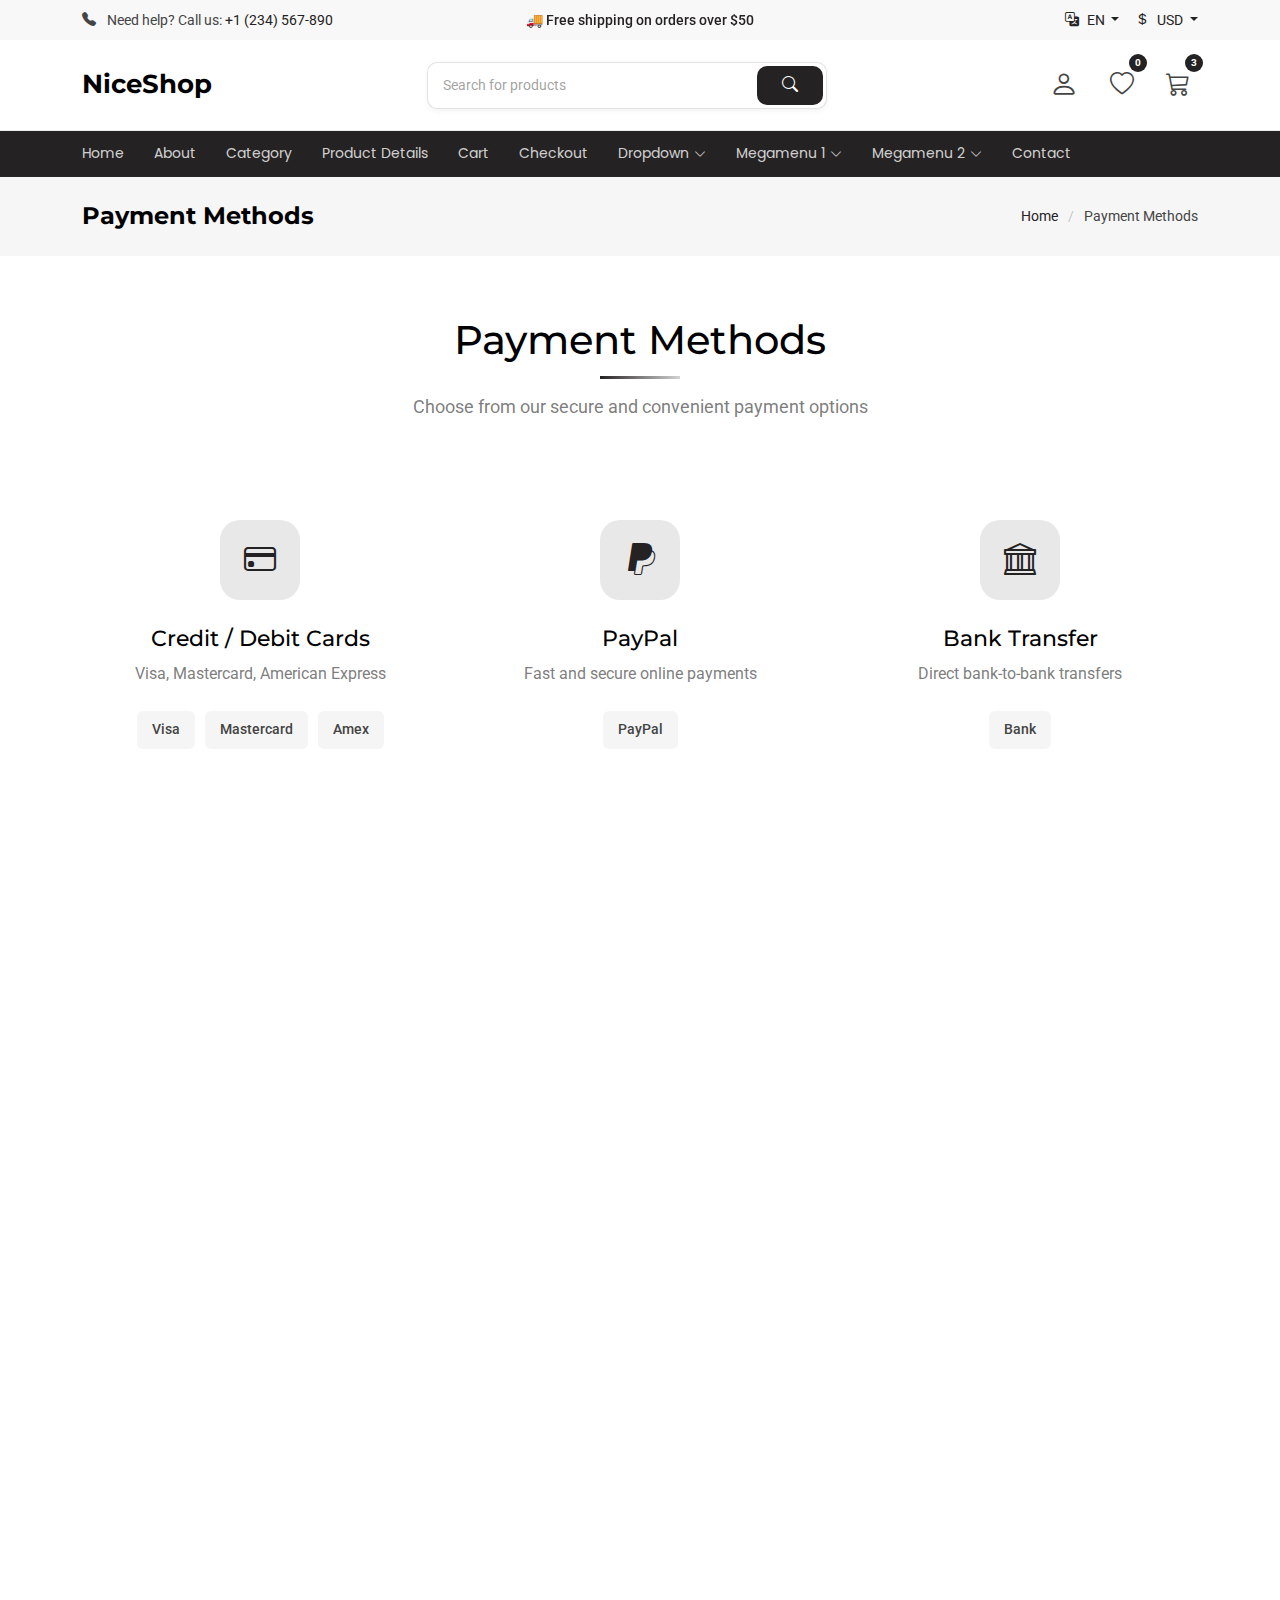
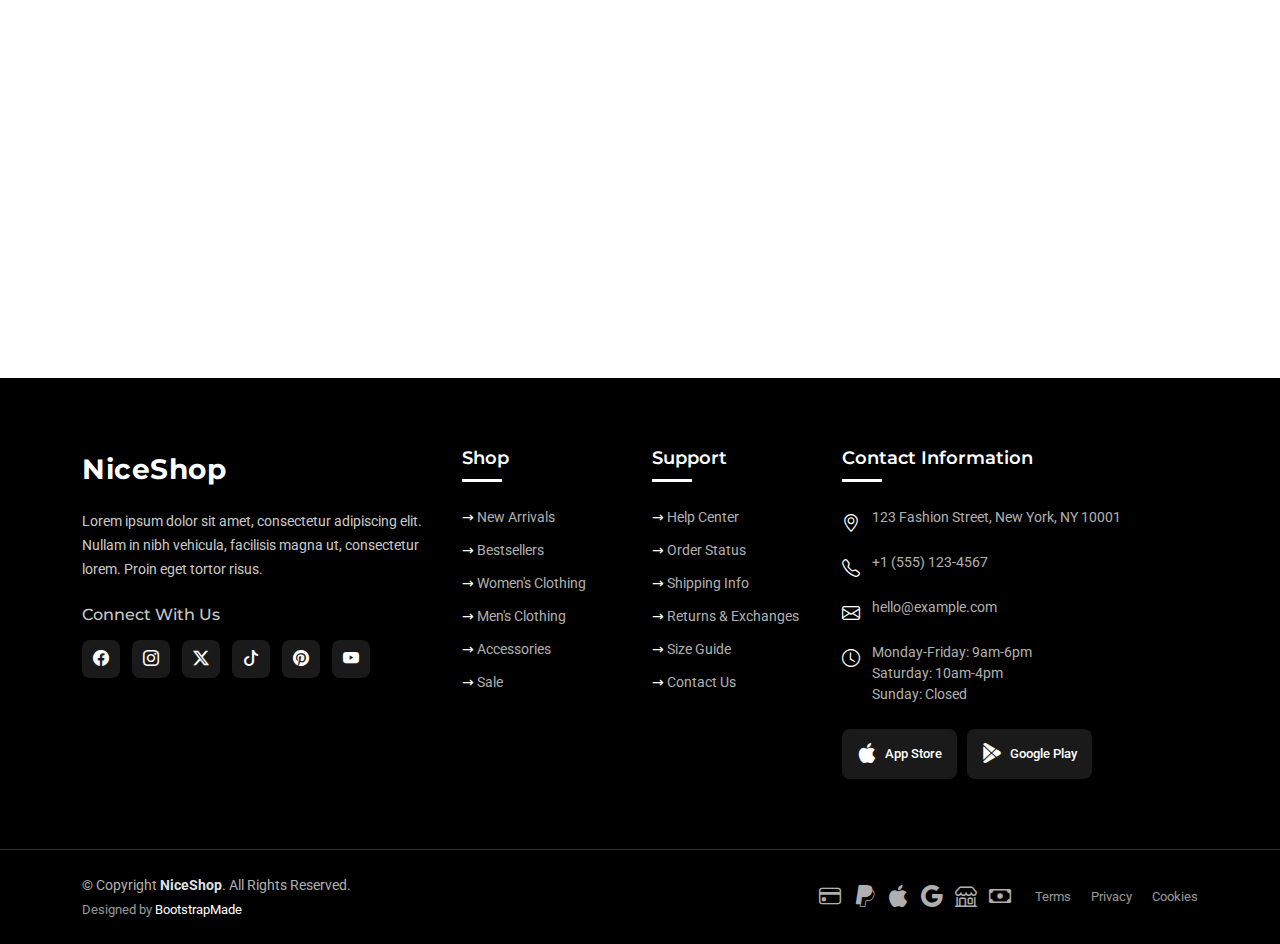
<file: apps/shop/static/shop/payment-methods.html>
<!DOCTYPE html>
<html lang="en">

<head>
  <meta charset="utf-8">
  <meta content="width=device-width, initial-scale=1.0" name="viewport">
  <title>Payment Methods - NiceShop Bootstrap Template</title>
  <meta name="description" content="">
  <meta name="keywords" content="">

  <!-- Favicons -->
  <link href="assets/img/favicon.png" rel="icon">
  <link href="assets/img/apple-touch-icon.png" rel="apple-touch-icon">

  <!-- Fonts -->
  <link href="https://fonts.googleapis.com" rel="preconnect">
  <link href="https://fonts.gstatic.com" rel="preconnect" crossorigin>
  <link href="https://fonts.googleapis.com/css2?family=Roboto:ital,wght@0,100;0,300;0,400;0,500;0,700;0,900;1,100;1,300;1,400;1,500;1,700;1,900&family=Montserrat:ital,wght@0,100;0,200;0,300;0,400;0,500;0,600;0,700;0,800;0,900;1,100;1,200;1,300;1,400;1,500;1,600;1,700;1,800;1,900&family=Poppins:ital,wght@0,100;0,200;0,300;0,400;0,500;0,600;0,700;0,800;0,900;1,100;1,200;1,300;1,400;1,500;1,600;1,700;1,800;1,900&display=swap" rel="stylesheet">

  <!-- Vendor CSS Files -->
  <link href="assets/vendor/bootstrap/css/bootstrap.min.css" rel="stylesheet">
  <link href="assets/vendor/bootstrap-icons/bootstrap-icons.css" rel="stylesheet">
  <link href="assets/vendor/swiper/swiper-bundle.min.css" rel="stylesheet">
  <link href="assets/vendor/aos/aos.css" rel="stylesheet">
  <link href="assets/vendor/glightbox/css/glightbox.min.css" rel="stylesheet">
  <link href="assets/vendor/drift-zoom/drift-basic.css" rel="stylesheet">

  <!-- Main CSS File -->
  <link href="assets/css/main.css" rel="stylesheet">

  <!-- =======================================================
  * Template Name: NiceShop
  * Template URL: https://bootstrapmade.com/niceshop-bootstrap-ecommerce-template/
  * Updated: Aug 26 2025 with Bootstrap v5.3.7
  * Author: BootstrapMade.com
  * License: https://bootstrapmade.com/license/
  ======================================================== -->
</head>

<body class="payment-methods-page">

  <header id="header" class="header sticky-top">
    <!-- Top Bar -->
    <div class="top-bar py-2">
      <div class="container-fluid container-xl">
        <div class="row align-items-center">
          <div class="col-lg-4 d-none d-lg-flex">
            <div class="top-bar-item">
              <i class="bi bi-telephone-fill me-2"></i>
              <span>Need help? Call us: </span>
              <a href="tel:+1234567890">+1 (234) 567-890</a>
            </div>
          </div>

          <div class="col-lg-4 col-md-12 text-center">
            <div class="announcement-slider swiper init-swiper">
              <script type="application/json" class="swiper-config">
                {
                  "loop": true,
                  "speed": 600,
                  "autoplay": {
                    "delay": 5000
                  },
                  "slidesPerView": 1,
                  "direction": "vertical",
                  "effect": "slide"
                }
              </script>
              <div class="swiper-wrapper">
                <div class="swiper-slide">🚚 Free shipping on orders over $50</div>
                <div class="swiper-slide">💰 30 days money back guarantee.</div>
                <div class="swiper-slide">🎁 20% off on your first order</div>
              </div>
            </div>
          </div>

          <div class="col-lg-4 d-none d-lg-block">
            <div class="d-flex justify-content-end">
              <div class="top-bar-item dropdown me-3">
                <a href="#" class="dropdown-toggle" data-bs-toggle="dropdown">
                  <i class="bi bi-translate me-2"></i>EN
                </a>
                <ul class="dropdown-menu">
                  <li><a class="dropdown-item" href="#"><i class="bi bi-check2 me-2 selected-icon"></i>English</a></li>
                  <li><a class="dropdown-item" href="#">Español</a></li>
                  <li><a class="dropdown-item" href="#">Français</a></li>
                  <li><a class="dropdown-item" href="#">Deutsch</a></li>
                </ul>
              </div>
              <div class="top-bar-item dropdown">
                <a href="#" class="dropdown-toggle" data-bs-toggle="dropdown">
                  <i class="bi bi-currency-dollar me-2"></i>USD
                </a>
                <ul class="dropdown-menu">
                  <li><a class="dropdown-item" href="#"><i class="bi bi-check2 me-2 selected-icon"></i>USD</a></li>
                  <li><a class="dropdown-item" href="#">EUR</a></li>
                  <li><a class="dropdown-item" href="#">GBP</a></li>
                </ul>
              </div>
            </div>
          </div>
        </div>
      </div>
    </div>

    <!-- Main Header -->
    <div class="main-header">
      <div class="container-fluid container-xl">
        <div class="d-flex py-3 align-items-center justify-content-between">

          <!-- Logo -->
          <a href="index.html" class="logo d-flex align-items-center">
            <!-- Uncomment the line below if you also wish to use an image logo -->
            <!-- <img src="assets/img/logo.webp" alt=""> -->
            <h1 class="sitename">NiceShop</h1>
          </a>

          <!-- Search -->
          <form class="search-form desktop-search-form">
            <div class="input-group">
              <input type="text" class="form-control" placeholder="Search for products">
              <button class="btn" type="submit">
                <i class="bi bi-search"></i>
              </button>
            </div>
          </form>

          <!-- Actions -->
          <div class="header-actions d-flex align-items-center justify-content-end">

            <!-- Mobile Search Toggle -->
            <button class="header-action-btn mobile-search-toggle d-xl-none" type="button" data-bs-toggle="collapse" data-bs-target="#mobileSearch" aria-expanded="false" aria-controls="mobileSearch">
              <i class="bi bi-search"></i>
            </button>

            <!-- Account -->
            <div class="dropdown account-dropdown">
              <button class="header-action-btn" data-bs-toggle="dropdown">
                <i class="bi bi-person"></i>
              </button>
              <div class="dropdown-menu">
                <div class="dropdown-header">
                  <h6>Welcome to <span class="sitename">FashionStore</span></h6>
                  <p class="mb-0">Access account &amp; manage orders</p>
                </div>
                <div class="dropdown-body">
                  <a class="dropdown-item d-flex align-items-center" href="account.html">
                    <i class="bi bi-person-circle me-2"></i>
                    <span>My Profile</span>
                  </a>
                  <a class="dropdown-item d-flex align-items-center" href="account.html">
                    <i class="bi bi-bag-check me-2"></i>
                    <span>My Orders</span>
                  </a>
                  <a class="dropdown-item d-flex align-items-center" href="account.html">
                    <i class="bi bi-heart me-2"></i>
                    <span>My Wishlist</span>
                  </a>
                  <a class="dropdown-item d-flex align-items-center" href="account.html">
                    <i class="bi bi-gear me-2"></i>
                    <span>Settings</span>
                  </a>
                </div>
                <div class="dropdown-footer">
                  <a href="register.html" class="btn btn-primary w-100 mb-2">Sign In</a>
                  <a href="login.html" class="btn btn-outline-primary w-100">Register</a>
                </div>
              </div>
            </div>

            <!-- Wishlist -->
            <a href="account.html" class="header-action-btn d-none d-md-block">
              <i class="bi bi-heart"></i>
              <span class="badge">0</span>
            </a>

            <!-- Cart -->
            <a href="cart.html" class="header-action-btn">
              <i class="bi bi-cart3"></i>
              <span class="badge">3</span>
            </a>

            <!-- Mobile Navigation Toggle -->
            <i class="mobile-nav-toggle d-xl-none bi bi-list me-0"></i>

          </div>
        </div>
      </div>
    </div>

    <!-- Navigation -->
    <div class="header-nav">
      <div class="container-fluid container-xl position-relative">
        <nav id="navmenu" class="navmenu">
          <ul>
            <li><a href="index.html">Home</a></li>
            <li><a href="about.html">About</a></li>
            <li><a href="category.html">Category</a></li>
            <li><a href="product-details.html">Product Details</a></li>
            <li><a href="cart.html">Cart</a></li>
            <li><a href="checkout.html">Checkout</a></li>
            <li class="dropdown"><a href="#"><span>Dropdown</span> <i class="bi bi-chevron-down toggle-dropdown"></i></a>
              <ul>
                <li><a href="#">Dropdown 1</a></li>
                <li class="dropdown"><a href="#"><span>Deep Dropdown</span> <i class="bi bi-chevron-down toggle-dropdown"></i></a>
                  <ul>
                    <li><a href="#">Deep Dropdown 1</a></li>
                    <li><a href="#">Deep Dropdown 2</a></li>
                    <li><a href="#">Deep Dropdown 3</a></li>
                    <li><a href="#">Deep Dropdown 4</a></li>
                    <li><a href="#">Deep Dropdown 5</a></li>
                  </ul>
                </li>
                <li><a href="#">Dropdown 2</a></li>
                <li><a href="#">Dropdown 3</a></li>
                <li><a href="#">Dropdown 4</a></li>
              </ul>
            </li>

            <!-- Products Mega Menu 1 -->
            <li class="products-megamenu-1"><a href="#"><span>Megamenu 1</span> <i class="bi bi-chevron-down toggle-dropdown"></i></a>

              <!-- Products Mega Menu 1 Mobile View -->
              <ul class="mobile-megamenu">

                <li><a href="#">Featured Products</a></li>
                <li><a href="#">New Arrivals</a></li>
                <li><a href="#">Sale Items</a></li>

                <li class="dropdown"><a href="#"><span>Clothing</span> <i class="bi bi-chevron-down toggle-dropdown"></i></a>
                  <ul>
                    <li><a href="#">Men's Wear</a></li>
                    <li><a href="#">Women's Wear</a></li>
                    <li><a href="#">Kids Collection</a></li>
                    <li><a href="#">Sportswear</a></li>
                    <li><a href="#">Accessories</a></li>
                  </ul>
                </li>

                <li class="dropdown"><a href="#"><span>Electronics</span> <i class="bi bi-chevron-down toggle-dropdown"></i></a>
                  <ul>
                    <li><a href="#">Smartphones</a></li>
                    <li><a href="#">Laptops</a></li>
                    <li><a href="#">Audio Devices</a></li>
                    <li><a href="#">Smart Home</a></li>
                    <li><a href="#">Accessories</a></li>
                  </ul>
                </li>

                <li class="dropdown"><a href="#"><span>Home &amp; Living</span> <i class="bi bi-chevron-down toggle-dropdown"></i></a>
                  <ul>
                    <li><a href="#">Furniture</a></li>
                    <li><a href="#">Decor</a></li>
                    <li><a href="#">Kitchen</a></li>
                    <li><a href="#">Bedding</a></li>
                    <li><a href="#">Lighting</a></li>
                  </ul>
                </li>

                <li class="dropdown"><a href="#"><span>Beauty</span> <i class="bi bi-chevron-down toggle-dropdown"></i></a>
                  <ul>
                    <li><a href="#">Skincare</a></li>
                    <li><a href="#">Makeup</a></li>
                    <li><a href="#">Haircare</a></li>
                    <li><a href="#">Fragrances</a></li>
                    <li><a href="#">Personal Care</a></li>
                  </ul>
                </li>

              </ul><!-- End Products Mega Menu 1 Mobile View -->

              <!-- Products Mega Menu 1 Desktop View -->
              <div class="desktop-megamenu">

                <div class="megamenu-tabs">
                  <ul class="nav nav-tabs" id="productMegaMenuTabs" role="tablist">
                    <li class="nav-item" role="presentation">
                      <button class="nav-link active" id="featured-tab" data-bs-toggle="tab" data-bs-target="#featured-content-1862" type="button" aria-selected="true" role="tab">Featured</button>
                    </li>
                    <li class="nav-item" role="presentation">
                      <button class="nav-link" id="new-tab" data-bs-toggle="tab" data-bs-target="#new-content-1862" type="button" aria-selected="false" tabindex="-1" role="tab">New Arrivals</button>
                    </li>
                    <li class="nav-item" role="presentation">
                      <button class="nav-link" id="sale-tab" data-bs-toggle="tab" data-bs-target="#sale-content-1862" type="button" aria-selected="false" tabindex="-1" role="tab">Sale</button>
                    </li>
                    <li class="nav-item" role="presentation">
                      <button class="nav-link" id="category-tab" data-bs-toggle="tab" data-bs-target="#category-content-1862" type="button" aria-selected="false" tabindex="-1" role="tab">Categories</button>
                    </li>
                  </ul>
                </div>

                <!-- Tabs Content -->
                <div class="megamenu-content tab-content">

                  <!-- Featured Tab -->
                  <div class="tab-pane fade show active" id="featured-content-1862" role="tabpanel" aria-labelledby="featured-tab">
                    <div class="product-grid">
                      <div class="product-card">
                        <div class="product-image">
                          <img src="assets/img/product/product-1.webp" alt="Featured Product" loading="lazy">
                        </div>
                        <div class="product-info">
                          <h5>Premium Headphones</h5>
                          <p class="price">$129.99</p>
                          <a href="#" class="btn-view">View Product</a>
                        </div>
                      </div>
                      <div class="product-card">
                        <div class="product-image">
                          <img src="assets/img/product/product-2.webp" alt="Featured Product" loading="lazy">
                        </div>
                        <div class="product-info">
                          <h5>Smart Watch</h5>
                          <p class="price">$199.99</p>
                          <a href="#" class="btn-view">View Product</a>
                        </div>
                      </div>
                      <div class="product-card">
                        <div class="product-image">
                          <img src="assets/img/product/product-3.webp" alt="Featured Product" loading="lazy">
                        </div>
                        <div class="product-info">
                          <h5>Wireless Earbuds</h5>
                          <p class="price">$89.99</p>
                          <a href="#" class="btn-view">View Product</a>
                        </div>
                      </div>
                      <div class="product-card">
                        <div class="product-image">
                          <img src="assets/img/product/product-4.webp" alt="Featured Product" loading="lazy">
                        </div>
                        <div class="product-info">
                          <h5>Bluetooth Speaker</h5>
                          <p class="price">$79.99</p>
                          <a href="#" class="btn-view">View Product</a>
                        </div>
                      </div>
                    </div>
                  </div>

                  <!-- New Arrivals Tab -->
                  <div class="tab-pane fade" id="new-content-1862" role="tabpanel" aria-labelledby="new-tab">
                    <div class="product-grid">
                      <div class="product-card">
                        <div class="product-image">
                          <img src="assets/img/product/product-5.webp" alt="New Arrival" loading="lazy">
                          <span class="badge-new">New</span>
                        </div>
                        <div class="product-info">
                          <h5>Fitness Tracker</h5>
                          <p class="price">$69.99</p>
                          <a href="#" class="btn-view">View Product</a>
                        </div>
                      </div>
                      <div class="product-card">
                        <div class="product-image">
                          <img src="assets/img/product/product-6.webp" alt="New Arrival" loading="lazy">
                          <span class="badge-new">New</span>
                        </div>
                        <div class="product-info">
                          <h5>Wireless Charger</h5>
                          <p class="price">$39.99</p>
                          <a href="#" class="btn-view">View Product</a>
                        </div>
                      </div>
                      <div class="product-card">
                        <div class="product-image">
                          <img src="assets/img/product/product-7.webp" alt="New Arrival" loading="lazy">
                          <span class="badge-new">New</span>
                        </div>
                        <div class="product-info">
                          <h5>Smart Bulb Set</h5>
                          <p class="price">$49.99</p>
                          <a href="#" class="btn-view">View Product</a>
                        </div>
                      </div>
                      <div class="product-card">
                        <div class="product-image">
                          <img src="assets/img/product/product-8.webp" alt="New Arrival" loading="lazy">
                          <span class="badge-new">New</span>
                        </div>
                        <div class="product-info">
                          <h5>Portable Power Bank</h5>
                          <p class="price">$59.99</p>
                          <a href="#" class="btn-view">View Product</a>
                        </div>
                      </div>
                    </div>
                  </div>

                  <!-- Sale Tab -->
                  <div class="tab-pane fade" id="sale-content-1862" role="tabpanel" aria-labelledby="sale-tab">
                    <div class="product-grid">
                      <div class="product-card">
                        <div class="product-image">
                          <img src="assets/img/product/product-9.webp" alt="Sale Product" loading="lazy">
                          <span class="badge-sale">-30%</span>
                        </div>
                        <div class="product-info">
                          <h5>Wireless Keyboard</h5>
                          <p class="price"><span class="original-price">$89.99</span> $62.99</p>
                          <a href="#" class="btn-view">View Product</a>
                        </div>
                      </div>
                      <div class="product-card">
                        <div class="product-image">
                          <img src="assets/img/product/product-10.webp" alt="Sale Product" loading="lazy">
                          <span class="badge-sale">-25%</span>
                        </div>
                        <div class="product-info">
                          <h5>Gaming Mouse</h5>
                          <p class="price"><span class="original-price">$59.99</span> $44.99</p>
                          <a href="#" class="btn-view">View Product</a>
                        </div>
                      </div>
                      <div class="product-card">
                        <div class="product-image">
                          <img src="assets/img/product/product-11.webp" alt="Sale Product" loading="lazy">
                          <span class="badge-sale">-40%</span>
                        </div>
                        <div class="product-info">
                          <h5>Desk Lamp</h5>
                          <p class="price"><span class="original-price">$49.99</span> $29.99</p>
                          <a href="#" class="btn-view">View Product</a>
                        </div>
                      </div>
                      <div class="product-card">
                        <div class="product-image">
                          <img src="assets/img/product/product-12.webp" alt="Sale Product" loading="lazy">
                          <span class="badge-sale">-20%</span>
                        </div>
                        <div class="product-info">
                          <h5>USB-C Hub</h5>
                          <p class="price"><span class="original-price">$39.99</span> $31.99</p>
                          <a href="#" class="btn-view">View Product</a>
                        </div>
                      </div>
                    </div>
                  </div>

                  <!-- Categories Tab -->
                  <div class="tab-pane fade" id="category-content-1862" role="tabpanel" aria-labelledby="category-tab">
                    <div class="category-grid">
                      <div class="category-column">
                        <h4>Clothing</h4>
                        <ul>
                          <li><a href="#">Men's Wear</a></li>
                          <li><a href="#">Women's Wear</a></li>
                          <li><a href="#">Kids Collection</a></li>
                          <li><a href="#">Sportswear</a></li>
                          <li><a href="#">Accessories</a></li>
                        </ul>
                      </div>
                      <div class="category-column">
                        <h4>Electronics</h4>
                        <ul>
                          <li><a href="#">Smartphones</a></li>
                          <li><a href="#">Laptops</a></li>
                          <li><a href="#">Audio Devices</a></li>
                          <li><a href="#">Smart Home</a></li>
                          <li><a href="#">Accessories</a></li>
                        </ul>
                      </div>
                      <div class="category-column">
                        <h4>Home &amp; Living</h4>
                        <ul>
                          <li><a href="#">Furniture</a></li>
                          <li><a href="#">Decor</a></li>
                          <li><a href="#">Kitchen</a></li>
                          <li><a href="#">Bedding</a></li>
                          <li><a href="#">Lighting</a></li>
                        </ul>
                      </div>
                      <div class="category-column">
                        <h4>Beauty</h4>
                        <ul>
                          <li><a href="#">Skincare</a></li>
                          <li><a href="#">Makeup</a></li>
                          <li><a href="#">Haircare</a></li>
                          <li><a href="#">Fragrances</a></li>
                          <li><a href="#">Personal Care</a></li>
                        </ul>
                      </div>
                    </div>
                  </div>

                </div>

              </div><!-- End Products Mega Menu 1 Desktop View -->

            </li><!-- End Products Mega Menu 1 -->
            <!-- Products Mega Menu 2 -->
            <li class="products-megamenu-2"><a href="#"><span>Megamenu 2</span> <i class="bi bi-chevron-down toggle-dropdown"></i></a>

              <!-- Products Mega Menu 2 Mobile View -->
              <ul class="mobile-megamenu">

                <li><a href="#">Women</a></li>
                <li><a href="#">Men</a></li>
                <li><a href="#">Kids'</a></li>

                <li class="dropdown"><a href="#"><span>Clothing</span> <i class="bi bi-chevron-down toggle-dropdown"></i></a>
                  <ul>
                    <li><a href="#">Shirts &amp; Tops</a></li>
                    <li><a href="#">Coats &amp; Outerwear</a></li>
                    <li><a href="#">Underwear</a></li>
                    <li><a href="#">Sweatshirts</a></li>
                    <li><a href="#">Dresses</a></li>
                    <li><a href="#">Swimwear</a></li>
                  </ul>
                </li>

                <li class="dropdown"><a href="#"><span>Shoes</span> <i class="bi bi-chevron-down toggle-dropdown"></i></a>
                  <ul>
                    <li><a href="#">Boots</a></li>
                    <li><a href="#">Sandals</a></li>
                    <li><a href="#">Heels</a></li>
                    <li><a href="#">Loafers</a></li>
                    <li><a href="#">Slippers</a></li>
                    <li><a href="#">Oxfords</a></li>
                  </ul>
                </li>

                <li class="dropdown"><a href="#"><span>Accessories</span> <i class="bi bi-chevron-down toggle-dropdown"></i></a>
                  <ul>
                    <li><a href="#">Handbags</a></li>
                    <li><a href="#">Eyewear</a></li>
                    <li><a href="#">Hats</a></li>
                    <li><a href="#">Watches</a></li>
                    <li><a href="#">Jewelry</a></li>
                    <li><a href="#">Belts</a></li>
                  </ul>
                </li>

                <li class="dropdown"><a href="#"><span>Specialty Sizes</span> <i class="bi bi-chevron-down toggle-dropdown"></i></a>
                  <ul>
                    <li><a href="#">Plus Size</a></li>
                    <li><a href="#">Petite</a></li>
                    <li><a href="#">Wide Shoes</a></li>
                    <li><a href="#">Narrow Shoes</a></li>
                  </ul>
                </li>

              </ul><!-- End Products Mega Menu 2 Mobile View -->

              <!-- Products Mega Menu 2 Desktop View -->
              <div class="desktop-megamenu">

                <div class="megamenu-tabs">
                  <ul class="nav nav-tabs" role="tablist">
                    <li class="nav-item" role="presentation">
                      <button class="nav-link active" id="womens-tab" data-bs-toggle="tab" data-bs-target="#womens-content-1883" type="button" aria-selected="true" role="tab">WOMEN</button>
                    </li>
                    <li class="nav-item" role="presentation">
                      <button class="nav-link" id="mens-tab" data-bs-toggle="tab" data-bs-target="#mens-content-1883" type="button" aria-selected="false" tabindex="-1" role="tab">MEN</button>
                    </li>
                    <li class="nav-item" role="presentation">
                      <button class="nav-link" id="kids-tab" data-bs-toggle="tab" data-bs-target="#kids-content-1883" type="button" aria-selected="false" tabindex="-1" role="tab">KIDS</button>
                    </li>
                  </ul>
                </div>

                <!-- Tabs Content -->
                <div class="megamenu-content tab-content">

                  <!-- Women Tab -->
                  <div class="tab-pane fade show active" id="womens-content-1883" role="tabpanel" aria-labelledby="womens-tab">
                    <div class="category-layout">
                      <div class="categories-section">
                        <div class="category-headers">
                          <h4>Clothing</h4>
                          <h4>Shoes</h4>
                          <h4>Accessories</h4>
                          <h4>Specialty Sizes</h4>
                        </div>

                        <div class="category-links">
                          <div class="link-row">
                            <a href="#">Shirts &amp; Tops</a>
                            <a href="#">Boots</a>
                            <a href="#">Handbags</a>
                            <a href="#">Plus Size</a>
                          </div>
                          <div class="link-row">
                            <a href="#">Coats &amp; Outerwear</a>
                            <a href="#">Sandals</a>
                            <a href="#">Eyewear</a>
                            <a href="#">Petite</a>
                          </div>
                          <div class="link-row">
                            <a href="#">Underwear</a>
                            <a href="#">Heels</a>
                            <a href="#">Hats</a>
                            <a href="#">Wide Shoes</a>
                          </div>
                          <div class="link-row">
                            <a href="#">Sweatshirts</a>
                            <a href="#">Loafers</a>
                            <a href="#">Watches</a>
                            <a href="#">Narrow Shoes</a>
                          </div>
                          <div class="link-row">
                            <a href="#">Dresses</a>
                            <a href="#">Slippers</a>
                            <a href="#">Jewelry</a>
                            <a href="#"></a>
                          </div>
                          <div class="link-row">
                            <a href="#">Swimwear</a>
                            <a href="#">Oxfords</a>
                            <a href="#">Belts</a>
                            <a href="#"></a>
                          </div>
                          <div class="link-row">
                            <a href="#">View all</a>
                            <a href="#">View all</a>
                            <a href="#">View all</a>
                            <a href="#"></a>
                          </div>
                        </div>
                      </div>
                      <div class="featured-section">
                        <div class="featured-image">
                          <img src="assets/img/product/product-f-1.webp" alt="Women's Heels Collection">
                          <div class="featured-content">
                            <h3>Women's<br>Bags<br>Collection</h3>
                            <a href="#" class="btn-shop">Shop now</a>
                          </div>
                        </div>
                      </div>
                    </div>
                  </div>

                  <!-- Men Tab -->
                  <div class="tab-pane fade" id="mens-content-1883" role="tabpanel" aria-labelledby="mens-tab">
                    <div class="category-layout">
                      <div class="categories-section">
                        <div class="category-headers">
                          <h4>Clothing</h4>
                          <h4>Shoes</h4>
                          <h4>Accessories</h4>
                          <h4>Specialty Sizes</h4>
                        </div>

                        <div class="category-links">
                          <div class="link-row">
                            <a href="#">Shirts &amp; Polos</a>
                            <a href="#">Sneakers</a>
                            <a href="#">Watches</a>
                            <a href="#">Big &amp; Tall</a>
                          </div>
                          <div class="link-row">
                            <a href="#">Jackets &amp; Coats</a>
                            <a href="#">Boots</a>
                            <a href="#">Belts</a>
                            <a href="#">Slim Fit</a>
                          </div>
                          <div class="link-row">
                            <a href="#">Underwear</a>
                            <a href="#">Loafers</a>
                            <a href="#">Ties</a>
                            <a href="#">Wide Shoes</a>
                          </div>
                          <div class="link-row">
                            <a href="#">Hoodies</a>
                            <a href="#">Dress Shoes</a>
                            <a href="#">Wallets</a>
                            <a href="#">Extended Sizes</a>
                          </div>
                          <div class="link-row">
                            <a href="#">Suits</a>
                            <a href="#">Sandals</a>
                            <a href="#">Sunglasses</a>
                            <a href="#"></a>
                          </div>
                          <div class="link-row">
                            <a href="#">Activewear</a>
                            <a href="#">Slippers</a>
                            <a href="#">Hats</a>
                            <a href="#"></a>
                          </div>
                          <div class="link-row">
                            <a href="#">View all</a>
                            <a href="#">View all</a>
                            <a href="#">View all</a>
                            <a href="#"></a>
                          </div>
                        </div>
                      </div>
                      <div class="featured-section">
                        <div class="featured-image">
                          <img src="assets/img/product/product-m-4.webp" alt="Men's Footwear Collection">
                          <div class="featured-content">
                            <h3>Men's<br>Footwear<br>Collection</h3>
                            <a href="#" class="btn-shop">Shop now</a>
                          </div>
                        </div>
                      </div>
                    </div>
                  </div>

                  <!-- Kids Tab -->
                  <div class="tab-pane fade" id="kids-content-1883" role="tabpanel" aria-labelledby="kids-tab">
                    <div class="category-layout">
                      <div class="categories-section">
                        <div class="category-headers">
                          <h4>Clothing</h4>
                          <h4>Shoes</h4>
                          <h4>Accessories</h4>
                          <h4>By Age</h4>
                        </div>

                        <div class="category-links">
                          <div class="link-row">
                            <a href="#">T-shirts &amp; Tops</a>
                            <a href="#">Sneakers</a>
                            <a href="#">Backpacks</a>
                            <a href="#">Babies (0-24 months)</a>
                          </div>
                          <div class="link-row">
                            <a href="#">Outerwear</a>
                            <a href="#">Boots</a>
                            <a href="#">Hats &amp; Caps</a>
                            <a href="#">Toddlers (2-4 years)</a>
                          </div>
                          <div class="link-row">
                            <a href="#">Pajamas</a>
                            <a href="#">Sandals</a>
                            <a href="#">Socks</a>
                            <a href="#">Kids (4-7 years)</a>
                          </div>
                          <div class="link-row">
                            <a href="#">Sweatshirts</a>
                            <a href="#">Slippers</a>
                            <a href="#">Gloves</a>
                            <a href="#">Older Kids (8-14 years)</a>
                          </div>
                          <div class="link-row">
                            <a href="#">Dresses</a>
                            <a href="#">School Shoes</a>
                            <a href="#">Scarves</a>
                            <a href="#"></a>
                          </div>
                          <div class="link-row">
                            <a href="#">Swimwear</a>
                            <a href="#">Sports Shoes</a>
                            <a href="#">Hair Accessories</a>
                            <a href="#"></a>
                          </div>
                          <div class="link-row">
                            <a href="#">View all</a>
                            <a href="#">View all</a>
                            <a href="#">View all</a>
                            <a href="#"></a>
                          </div>
                        </div>
                      </div>
                      <div class="featured-section">
                        <div class="featured-image">
                          <img src="assets/img/product/product-9.webp" alt="Kids' New Arrivals">
                          <div class="featured-content">
                            <h3>Kids<br>New<br>Arrivals</h3>
                            <a href="#" class="btn-shop">Shop now</a>
                          </div>
                        </div>
                      </div>
                    </div>
                  </div>

                </div>

              </div><!-- End Products Mega Menu 2 Desktop View -->

            </li><!-- End Products Mega Menu 2 -->

            <li><a href="contact.html">Contact</a></li>

          </ul>
        </nav>
      </div>
    </div>

    <!-- Mobile Search Form -->
    <div class="collapse" id="mobileSearch">
      <div class="container">
        <form class="search-form">
          <div class="input-group">
            <input type="text" class="form-control" placeholder="Search for products">
            <button class="btn" type="submit">
              <i class="bi bi-search"></i>
            </button>
          </div>
        </form>
      </div>
    </div>

  </header>

  <main class="main">

    <!-- Page Title -->
    <div class="page-title light-background">
      <div class="container d-lg-flex justify-content-between align-items-center">
        <h1 class="mb-2 mb-lg-0">Payment Methods</h1>
        <nav class="breadcrumbs">
          <ol>
            <li><a href="index.html">Home</a></li>
            <li class="current">Payment Methods</li>
          </ol>
        </nav>
      </div>
    </div><!-- End Page Title -->

    <!-- Paymnt Methods Section -->
    <section id="paymnt-methods" class="paymnt-methods section">

      <div class="container" data-aos="fade-up">
        <!-- Header -->
        <div class="payment-header text-center" data-aos="fade-up">
          <h2>Payment Methods</h2>
          <p>Choose from our secure and convenient payment options</p>
        </div>

        <!-- Payment Options Grid -->
        <div class="payment-options" data-aos="fade-up" data-aos-delay="100">
          <div class="row g-4">
            <div class="col-md-6 col-lg-4">
              <div class="payment-card credit-card">
                <div class="card-content">
                  <div class="icon-box">
                    <i class="bi bi-credit-card"></i>
                  </div>
                  <h4>Credit / Debit Cards</h4>
                  <p>Visa, Mastercard, American Express</p>
                  <div class="accepted-cards">
                    <span class="card-icon visa">Visa</span>
                    <span class="card-icon mastercard">Mastercard</span>
                    <span class="card-icon amex">Amex</span>
                  </div>
                </div>
              </div>
            </div>

            <div class="col-md-6 col-lg-4">
              <div class="payment-card paypal">
                <div class="card-content">
                  <div class="icon-box">
                    <i class="bi bi-paypal"></i>
                  </div>
                  <h4>PayPal</h4>
                  <p>Fast and secure online payments</p>
                  <div class="accepted-cards">
                    <span class="card-icon paypal">PayPal</span>
                  </div>
                </div>
              </div>
            </div>

            <div class="col-md-6 col-lg-4">
              <div class="payment-card bank-transfer">
                <div class="card-content">
                  <div class="icon-box">
                    <i class="bi bi-bank"></i>
                  </div>
                  <h4>Bank Transfer</h4>
                  <p>Direct bank-to-bank transfers</p>
                  <div class="accepted-cards">
                    <span class="card-icon bank">Bank</span>
                  </div>
                </div>
              </div>
            </div>
          </div>
        </div>

        <!-- Security Features -->
        <div class="security-features" data-aos="fade-up" data-aos-delay="200">
          <div class="row align-items-center">
            <div class="col-lg-6">
              <div class="security-content">
                <h3>Secure Payments</h3>
                <p class="subtitle">Your security is our top priority</p>
                <ul class="security-list">
                  <li>
                    <i class="bi bi-shield-check"></i>
                    <div class="feature-text">
                      <h5>SSL Encryption</h5>
                      <p>All transactions are protected with 256-bit SSL encryption</p>
                    </div>
                  </li>
                  <li>
                    <i class="bi bi-lock"></i>
                    <div class="feature-text">
                      <h5>PCI Compliant</h5>
                      <p>We follow strict PCI DSS security standards</p>
                    </div>
                  </li>
                  <li>
                    <i class="bi bi-shield-lock"></i>
                    <div class="feature-text">
                      <h5>Fraud Protection</h5>
                      <p>Advanced fraud detection and prevention systems</p>
                    </div>
                  </li>
                </ul>
              </div>
            </div>
            <div class="col-lg-6">
              <div class="process-steps">
                <h4>Payment Process</h4>
                <div class="steps-list">
                  <div class="step">
                    <div class="step-number">1</div>
                    <div class="step-content">
                      <h5>Choose Payment Method</h5>
                      <p>Select your preferred payment option at checkout</p>
                    </div>
                  </div>
                  <div class="step">
                    <div class="step-number">2</div>
                    <div class="step-content">
                      <h5>Enter Details</h5>
                      <p>Provide your payment information securely</p>
                    </div>
                  </div>
                  <div class="step">
                    <div class="step-number">3</div>
                    <div class="step-content">
                      <h5>Confirm Payment</h5>
                      <p>Review and confirm your payment details</p>
                    </div>
                  </div>
                </div>
              </div>
            </div>
          </div>
        </div>

        <!-- FAQ Section -->
        <div class="payment-faqs" data-aos="fade-up" data-aos-delay="300">
          <h3>Payment FAQs</h3>
          <div class="faq-grid">
            <div class="faq-item">
              <h3>
                When will I be charged?
                <i class="bi bi-chevron-down faq-toggle"></i>
              </h3>
              <div class="faq-answer">
                <p>Your payment will be processed immediately after you place your order. The charge will appear on your statement within 1-2 business days.</p>
              </div>
            </div>

            <div class="faq-item">
              <h3>
                Is it safe to save my card?
                <i class="bi bi-chevron-down faq-toggle"></i>
              </h3>
              <div class="faq-answer">
                <p>Yes, we use industry-standard encryption to protect your payment information. Your card details are never stored on our servers.</p>
              </div>
            </div>

            <div class="faq-item">
              <h3>
                What currencies do you accept?
                <i class="bi bi-chevron-down faq-toggle"></i>
              </h3>
              <div class="faq-answer">
                <p>We accept payments in USD, EUR, GBP, and many other major currencies. The available currencies will be shown at checkout.</p>
              </div>
            </div>
          </div>
        </div>

        <!-- Support Section -->
        <div class="payment-support" data-aos="fade-up" data-aos-delay="400">
          <div class="support-content">
            <i class="bi bi-headset"></i>
            <h4>Need Help?</h4>
            <p>Our payment support team is available 24/7 to assist you</p>
            <div class="support-actions">
              <a href="#" class="btn-primary">
                <i class="bi bi-chat-dots"></i>
                Chat Now
              </a>
              <span class="divider">or</span>
              <a href="#" class="contact-email">
                <i class="bi bi-envelope"></i>
                payment.support@example.com
              </a>
            </div>
          </div>
        </div>

      </div>

    </section><!-- /Paymnt Methods Section -->

  </main>

  <footer id="footer" class="footer dark-background">
    <div class="footer-main">
      <div class="container">
        <div class="row gy-4">
          <div class="col-lg-4 col-md-6">
            <div class="footer-widget footer-about">
              <a href="index.html" class="logo">
                <span class="sitename">NiceShop</span>
              </a>
              <p>Lorem ipsum dolor sit amet, consectetur adipiscing elit. Nullam in nibh vehicula, facilisis magna ut, consectetur lorem. Proin eget tortor risus.</p>

              <div class="social-links mt-4">
                <h5>Connect With Us</h5>
                <div class="social-icons">
                  <a href="#" aria-label="Facebook"><i class="bi bi-facebook"></i></a>
                  <a href="#" aria-label="Instagram"><i class="bi bi-instagram"></i></a>
                  <a href="#" aria-label="Twitter"><i class="bi bi-twitter-x"></i></a>
                  <a href="#" aria-label="TikTok"><i class="bi bi-tiktok"></i></a>
                  <a href="#" aria-label="Pinterest"><i class="bi bi-pinterest"></i></a>
                  <a href="#" aria-label="YouTube"><i class="bi bi-youtube"></i></a>
                </div>
              </div>
            </div>
          </div>

          <div class="col-lg-2 col-md-6 col-sm-6">
            <div class="footer-widget">
              <h4>Shop</h4>
              <ul class="footer-links">
                <li><a href="category.html">New Arrivals</a></li>
                <li><a href="category.html">Bestsellers</a></li>
                <li><a href="category.html">Women's Clothing</a></li>
                <li><a href="category.html">Men's Clothing</a></li>
                <li><a href="category.html">Accessories</a></li>
                <li><a href="category.html">Sale</a></li>
              </ul>
            </div>
          </div>

          <div class="col-lg-2 col-md-6 col-sm-6">
            <div class="footer-widget">
              <h4>Support</h4>
              <ul class="footer-links">
                <li><a href="support.html">Help Center</a></li>
                <li><a href="account.html">Order Status</a></li>
                <li><a href="shiping-info.html">Shipping Info</a></li>
                <li><a href="return-policy.html">Returns &amp; Exchanges</a></li>
                <li><a href="#">Size Guide</a></li>
                <li><a href="contact.html">Contact Us</a></li>
              </ul>
            </div>
          </div>

          <div class="col-lg-4 col-md-6">
            <div class="footer-widget">
              <h4>Contact Information</h4>
              <div class="footer-contact">
                <div class="contact-item">
                  <i class="bi bi-geo-alt"></i>
                  <span>123 Fashion Street, New York, NY 10001</span>
                </div>
                <div class="contact-item">
                  <i class="bi bi-telephone"></i>
                  <span>+1 (555) 123-4567</span>
                </div>
                <div class="contact-item">
                  <i class="bi bi-envelope"></i>
                  <span>hello@example.com</span>
                </div>
                <div class="contact-item">
                  <i class="bi bi-clock"></i>
                  <span>Monday-Friday: 9am-6pm<br>Saturday: 10am-4pm<br>Sunday: Closed</span>
                </div>
              </div>

              <div class="app-buttons mt-4">
                <a href="#" class="app-btn">
                  <i class="bi bi-apple"></i>
                  <span>App Store</span>
                </a>
                <a href="#" class="app-btn">
                  <i class="bi bi-google-play"></i>
                  <span>Google Play</span>
                </a>
              </div>
            </div>
          </div>
        </div>
      </div>
    </div>

    <div class="footer-bottom">
      <div class="container">
        <div class="row gy-3 align-items-center">
          <div class="col-lg-6 col-md-12">
            <div class="copyright">
              <p>© <span>Copyright</span> <strong class="sitename">NiceShop</strong>. All Rights Reserved.</p>
            </div>
            <div class="credits mt-1">
              <!-- All the links in the footer should remain intact. -->
              <!-- You can delete the links only if you've purchased the pro version. -->
              <!-- Licensing information: https://bootstrapmade.com/license/ -->
              <!-- Purchase the pro version with working PHP/AJAX contact form: [buy-url] -->
              Designed by <a href="https://bootstrapmade.com/">BootstrapMade</a>
            </div>
          </div>

          <div class="col-lg-6 col-md-12">
            <div class="d-flex flex-wrap justify-content-lg-end justify-content-center align-items-center gap-4">
              <div class="payment-methods">
                <div class="payment-icons">
                  <i class="bi bi-credit-card" aria-label="Credit Card"></i>
                  <i class="bi bi-paypal" aria-label="PayPal"></i>
                  <i class="bi bi-apple" aria-label="Apple Pay"></i>
                  <i class="bi bi-google" aria-label="Google Pay"></i>
                  <i class="bi bi-shop" aria-label="Shop Pay"></i>
                  <i class="bi bi-cash" aria-label="Cash on Delivery"></i>
                </div>
              </div>

              <div class="legal-links">
                <a href="tos.html">Terms</a>
                <a href="privacy.html">Privacy</a>
                <a href="tos.html">Cookies</a>
              </div>
            </div>
          </div>
        </div>

      </div>
    </div>
  </footer>

  <!-- Scroll Top -->
  <a href="#" id="scroll-top" class="scroll-top d-flex align-items-center justify-content-center"><i class="bi bi-arrow-up-short"></i></a>

  <!-- Preloader -->
  <div id="preloader"></div>

  <!-- Vendor JS Files -->
  <script src="assets/vendor/bootstrap/js/bootstrap.bundle.min.js"></script>
  <script src="assets/vendor/php-email-form/validate.js"></script>
  <script src="assets/vendor/swiper/swiper-bundle.min.js"></script>
  <script src="assets/vendor/aos/aos.js"></script>
  <script src="assets/vendor/glightbox/js/glightbox.min.js"></script>
  <script src="assets/vendor/drift-zoom/Drift.min.js"></script>
  <script src="assets/vendor/purecounter/purecounter_vanilla.js"></script>

  <!-- Main JS File -->
  <script src="assets/js/main.js"></script>

</body>

</html>
</file>
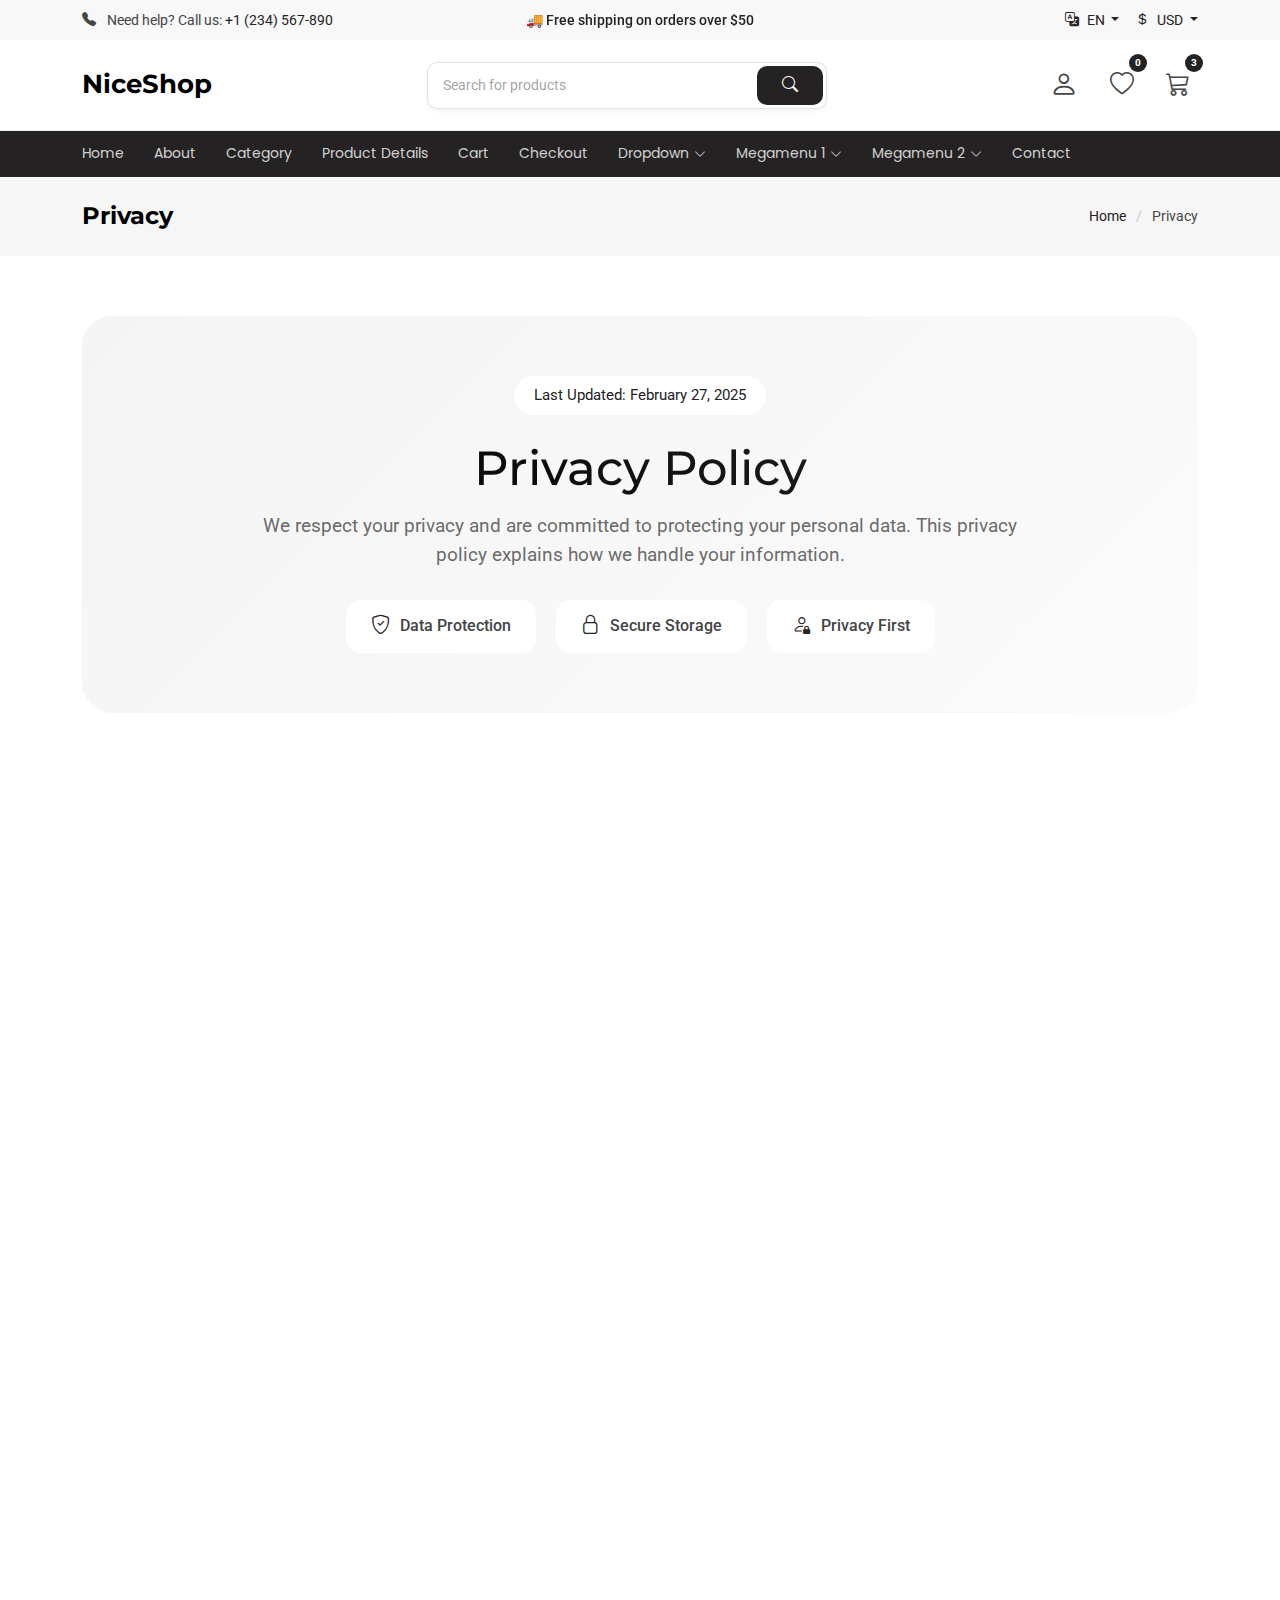
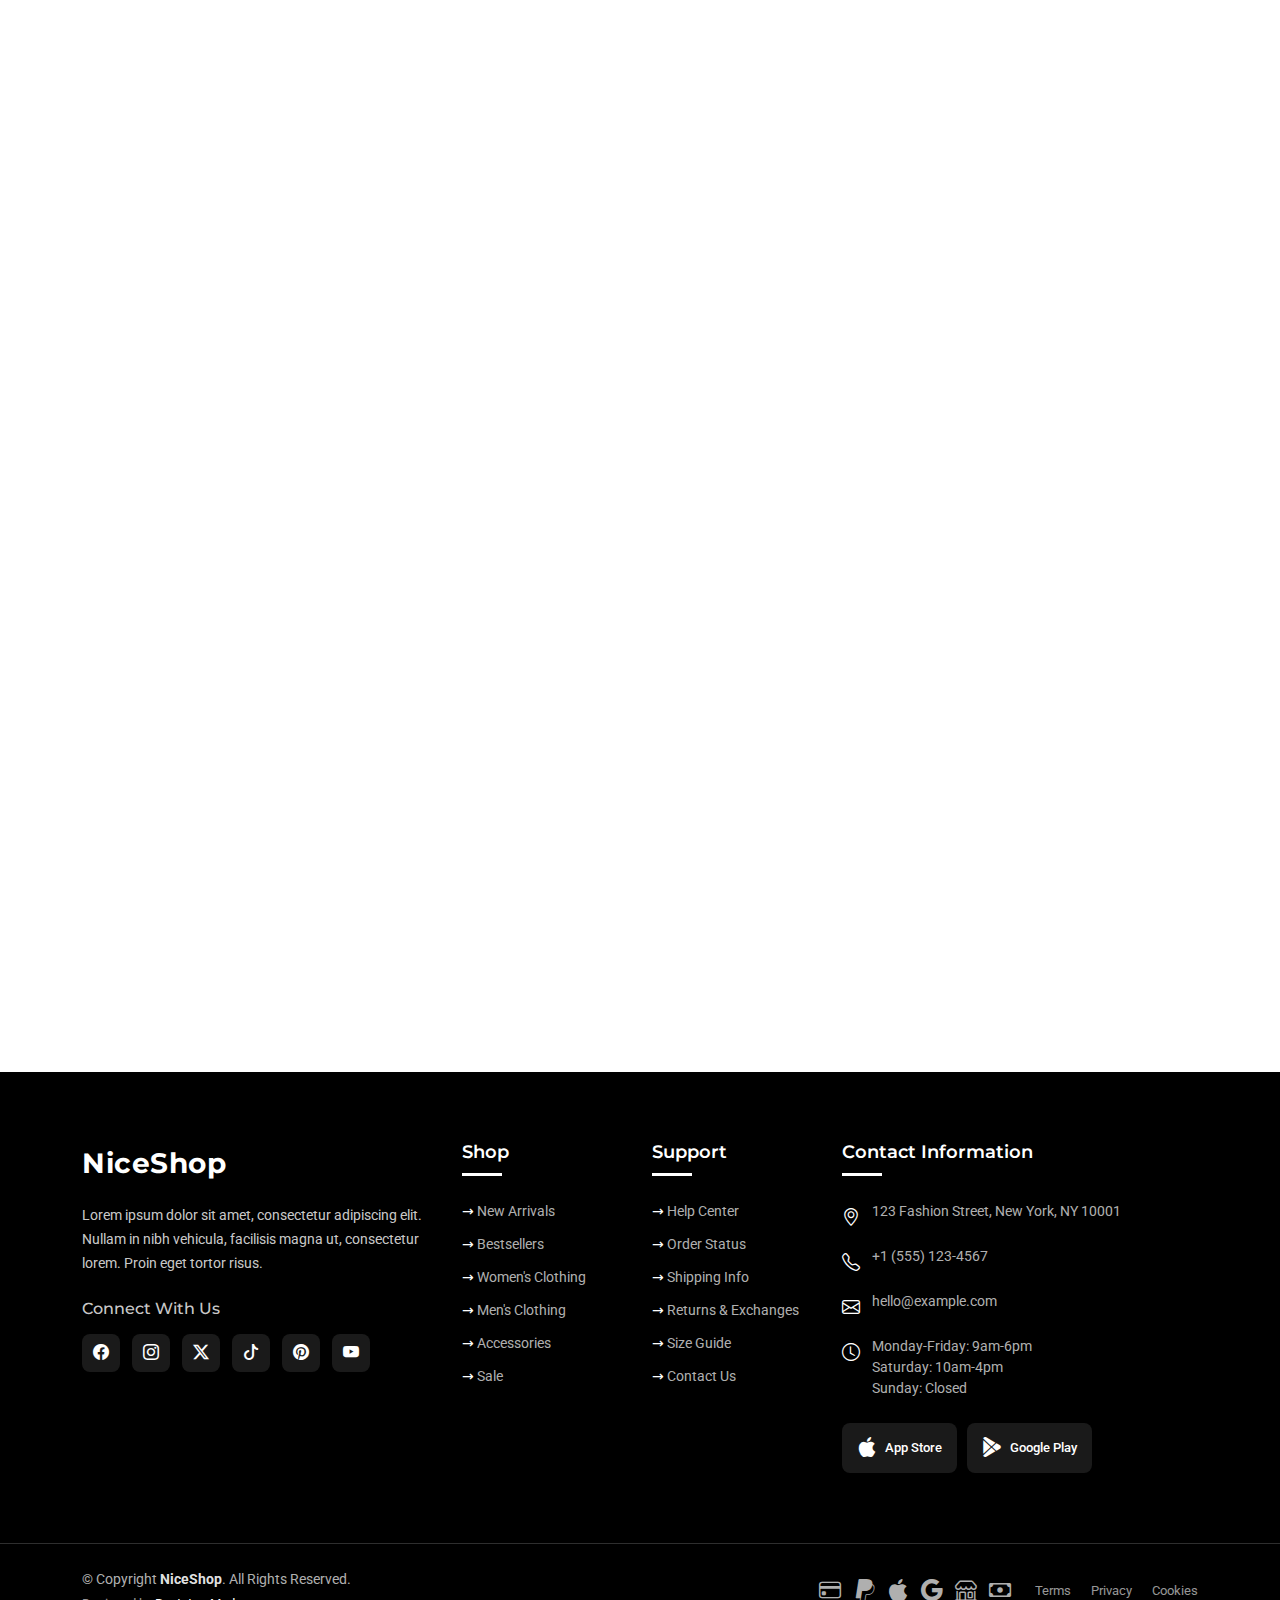
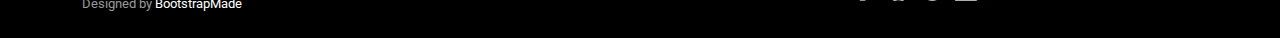
<file: apps/shop/static/shop/privacy.html>
<!DOCTYPE html>
<html lang="en">

<head>
  <meta charset="utf-8">
  <meta content="width=device-width, initial-scale=1.0" name="viewport">
  <title>Privacy - NiceShop Bootstrap Template</title>
  <meta name="description" content="">
  <meta name="keywords" content="">

  <!-- Favicons -->
  <link href="assets/img/favicon.png" rel="icon">
  <link href="assets/img/apple-touch-icon.png" rel="apple-touch-icon">

  <!-- Fonts -->
  <link href="https://fonts.googleapis.com" rel="preconnect">
  <link href="https://fonts.gstatic.com" rel="preconnect" crossorigin>
  <link href="https://fonts.googleapis.com/css2?family=Roboto:ital,wght@0,100;0,300;0,400;0,500;0,700;0,900;1,100;1,300;1,400;1,500;1,700;1,900&family=Montserrat:ital,wght@0,100;0,200;0,300;0,400;0,500;0,600;0,700;0,800;0,900;1,100;1,200;1,300;1,400;1,500;1,600;1,700;1,800;1,900&family=Poppins:ital,wght@0,100;0,200;0,300;0,400;0,500;0,600;0,700;0,800;0,900;1,100;1,200;1,300;1,400;1,500;1,600;1,700;1,800;1,900&display=swap" rel="stylesheet">

  <!-- Vendor CSS Files -->
  <link href="assets/vendor/bootstrap/css/bootstrap.min.css" rel="stylesheet">
  <link href="assets/vendor/bootstrap-icons/bootstrap-icons.css" rel="stylesheet">
  <link href="assets/vendor/swiper/swiper-bundle.min.css" rel="stylesheet">
  <link href="assets/vendor/aos/aos.css" rel="stylesheet">
  <link href="assets/vendor/glightbox/css/glightbox.min.css" rel="stylesheet">
  <link href="assets/vendor/drift-zoom/drift-basic.css" rel="stylesheet">

  <!-- Main CSS File -->
  <link href="assets/css/main.css" rel="stylesheet">

  <!-- =======================================================
  * Template Name: NiceShop
  * Template URL: https://bootstrapmade.com/niceshop-bootstrap-ecommerce-template/
  * Updated: Aug 26 2025 with Bootstrap v5.3.7
  * Author: BootstrapMade.com
  * License: https://bootstrapmade.com/license/
  ======================================================== -->
</head>

<body class="privacy-page">

  <header id="header" class="header sticky-top">
    <!-- Top Bar -->
    <div class="top-bar py-2">
      <div class="container-fluid container-xl">
        <div class="row align-items-center">
          <div class="col-lg-4 d-none d-lg-flex">
            <div class="top-bar-item">
              <i class="bi bi-telephone-fill me-2"></i>
              <span>Need help? Call us: </span>
              <a href="tel:+1234567890">+1 (234) 567-890</a>
            </div>
          </div>

          <div class="col-lg-4 col-md-12 text-center">
            <div class="announcement-slider swiper init-swiper">
              <script type="application/json" class="swiper-config">
                {
                  "loop": true,
                  "speed": 600,
                  "autoplay": {
                    "delay": 5000
                  },
                  "slidesPerView": 1,
                  "direction": "vertical",
                  "effect": "slide"
                }
              </script>
              <div class="swiper-wrapper">
                <div class="swiper-slide">🚚 Free shipping on orders over $50</div>
                <div class="swiper-slide">💰 30 days money back guarantee.</div>
                <div class="swiper-slide">🎁 20% off on your first order</div>
              </div>
            </div>
          </div>

          <div class="col-lg-4 d-none d-lg-block">
            <div class="d-flex justify-content-end">
              <div class="top-bar-item dropdown me-3">
                <a href="#" class="dropdown-toggle" data-bs-toggle="dropdown">
                  <i class="bi bi-translate me-2"></i>EN
                </a>
                <ul class="dropdown-menu">
                  <li><a class="dropdown-item" href="#"><i class="bi bi-check2 me-2 selected-icon"></i>English</a></li>
                  <li><a class="dropdown-item" href="#">Español</a></li>
                  <li><a class="dropdown-item" href="#">Français</a></li>
                  <li><a class="dropdown-item" href="#">Deutsch</a></li>
                </ul>
              </div>
              <div class="top-bar-item dropdown">
                <a href="#" class="dropdown-toggle" data-bs-toggle="dropdown">
                  <i class="bi bi-currency-dollar me-2"></i>USD
                </a>
                <ul class="dropdown-menu">
                  <li><a class="dropdown-item" href="#"><i class="bi bi-check2 me-2 selected-icon"></i>USD</a></li>
                  <li><a class="dropdown-item" href="#">EUR</a></li>
                  <li><a class="dropdown-item" href="#">GBP</a></li>
                </ul>
              </div>
            </div>
          </div>
        </div>
      </div>
    </div>

    <!-- Main Header -->
    <div class="main-header">
      <div class="container-fluid container-xl">
        <div class="d-flex py-3 align-items-center justify-content-between">

          <!-- Logo -->
          <a href="index.html" class="logo d-flex align-items-center">
            <!-- Uncomment the line below if you also wish to use an image logo -->
            <!-- <img src="assets/img/logo.webp" alt=""> -->
            <h1 class="sitename">NiceShop</h1>
          </a>

          <!-- Search -->
          <form class="search-form desktop-search-form">
            <div class="input-group">
              <input type="text" class="form-control" placeholder="Search for products">
              <button class="btn" type="submit">
                <i class="bi bi-search"></i>
              </button>
            </div>
          </form>

          <!-- Actions -->
          <div class="header-actions d-flex align-items-center justify-content-end">

            <!-- Mobile Search Toggle -->
            <button class="header-action-btn mobile-search-toggle d-xl-none" type="button" data-bs-toggle="collapse" data-bs-target="#mobileSearch" aria-expanded="false" aria-controls="mobileSearch">
              <i class="bi bi-search"></i>
            </button>

            <!-- Account -->
            <div class="dropdown account-dropdown">
              <button class="header-action-btn" data-bs-toggle="dropdown">
                <i class="bi bi-person"></i>
              </button>
              <div class="dropdown-menu">
                <div class="dropdown-header">
                  <h6>Welcome to <span class="sitename">FashionStore</span></h6>
                  <p class="mb-0">Access account &amp; manage orders</p>
                </div>
                <div class="dropdown-body">
                  <a class="dropdown-item d-flex align-items-center" href="account.html">
                    <i class="bi bi-person-circle me-2"></i>
                    <span>My Profile</span>
                  </a>
                  <a class="dropdown-item d-flex align-items-center" href="account.html">
                    <i class="bi bi-bag-check me-2"></i>
                    <span>My Orders</span>
                  </a>
                  <a class="dropdown-item d-flex align-items-center" href="account.html">
                    <i class="bi bi-heart me-2"></i>
                    <span>My Wishlist</span>
                  </a>
                  <a class="dropdown-item d-flex align-items-center" href="account.html">
                    <i class="bi bi-gear me-2"></i>
                    <span>Settings</span>
                  </a>
                </div>
                <div class="dropdown-footer">
                  <a href="register.html" class="btn btn-primary w-100 mb-2">Sign In</a>
                  <a href="login.html" class="btn btn-outline-primary w-100">Register</a>
                </div>
              </div>
            </div>

            <!-- Wishlist -->
            <a href="account.html" class="header-action-btn d-none d-md-block">
              <i class="bi bi-heart"></i>
              <span class="badge">0</span>
            </a>

            <!-- Cart -->
            <a href="cart.html" class="header-action-btn">
              <i class="bi bi-cart3"></i>
              <span class="badge">3</span>
            </a>

            <!-- Mobile Navigation Toggle -->
            <i class="mobile-nav-toggle d-xl-none bi bi-list me-0"></i>

          </div>
        </div>
      </div>
    </div>

    <!-- Navigation -->
    <div class="header-nav">
      <div class="container-fluid container-xl position-relative">
        <nav id="navmenu" class="navmenu">
          <ul>
            <li><a href="index.html">Home</a></li>
            <li><a href="about.html">About</a></li>
            <li><a href="category.html">Category</a></li>
            <li><a href="product-details.html">Product Details</a></li>
            <li><a href="cart.html">Cart</a></li>
            <li><a href="checkout.html">Checkout</a></li>
            <li class="dropdown"><a href="#"><span>Dropdown</span> <i class="bi bi-chevron-down toggle-dropdown"></i></a>
              <ul>
                <li><a href="#">Dropdown 1</a></li>
                <li class="dropdown"><a href="#"><span>Deep Dropdown</span> <i class="bi bi-chevron-down toggle-dropdown"></i></a>
                  <ul>
                    <li><a href="#">Deep Dropdown 1</a></li>
                    <li><a href="#">Deep Dropdown 2</a></li>
                    <li><a href="#">Deep Dropdown 3</a></li>
                    <li><a href="#">Deep Dropdown 4</a></li>
                    <li><a href="#">Deep Dropdown 5</a></li>
                  </ul>
                </li>
                <li><a href="#">Dropdown 2</a></li>
                <li><a href="#">Dropdown 3</a></li>
                <li><a href="#">Dropdown 4</a></li>
              </ul>
            </li>

            <!-- Products Mega Menu 1 -->
            <li class="products-megamenu-1"><a href="#"><span>Megamenu 1</span> <i class="bi bi-chevron-down toggle-dropdown"></i></a>

              <!-- Products Mega Menu 1 Mobile View -->
              <ul class="mobile-megamenu">

                <li><a href="#">Featured Products</a></li>
                <li><a href="#">New Arrivals</a></li>
                <li><a href="#">Sale Items</a></li>

                <li class="dropdown"><a href="#"><span>Clothing</span> <i class="bi bi-chevron-down toggle-dropdown"></i></a>
                  <ul>
                    <li><a href="#">Men's Wear</a></li>
                    <li><a href="#">Women's Wear</a></li>
                    <li><a href="#">Kids Collection</a></li>
                    <li><a href="#">Sportswear</a></li>
                    <li><a href="#">Accessories</a></li>
                  </ul>
                </li>

                <li class="dropdown"><a href="#"><span>Electronics</span> <i class="bi bi-chevron-down toggle-dropdown"></i></a>
                  <ul>
                    <li><a href="#">Smartphones</a></li>
                    <li><a href="#">Laptops</a></li>
                    <li><a href="#">Audio Devices</a></li>
                    <li><a href="#">Smart Home</a></li>
                    <li><a href="#">Accessories</a></li>
                  </ul>
                </li>

                <li class="dropdown"><a href="#"><span>Home &amp; Living</span> <i class="bi bi-chevron-down toggle-dropdown"></i></a>
                  <ul>
                    <li><a href="#">Furniture</a></li>
                    <li><a href="#">Decor</a></li>
                    <li><a href="#">Kitchen</a></li>
                    <li><a href="#">Bedding</a></li>
                    <li><a href="#">Lighting</a></li>
                  </ul>
                </li>

                <li class="dropdown"><a href="#"><span>Beauty</span> <i class="bi bi-chevron-down toggle-dropdown"></i></a>
                  <ul>
                    <li><a href="#">Skincare</a></li>
                    <li><a href="#">Makeup</a></li>
                    <li><a href="#">Haircare</a></li>
                    <li><a href="#">Fragrances</a></li>
                    <li><a href="#">Personal Care</a></li>
                  </ul>
                </li>

              </ul><!-- End Products Mega Menu 1 Mobile View -->

              <!-- Products Mega Menu 1 Desktop View -->
              <div class="desktop-megamenu">

                <div class="megamenu-tabs">
                  <ul class="nav nav-tabs" id="productMegaMenuTabs" role="tablist">
                    <li class="nav-item" role="presentation">
                      <button class="nav-link active" id="featured-tab" data-bs-toggle="tab" data-bs-target="#featured-content-1862" type="button" aria-selected="true" role="tab">Featured</button>
                    </li>
                    <li class="nav-item" role="presentation">
                      <button class="nav-link" id="new-tab" data-bs-toggle="tab" data-bs-target="#new-content-1862" type="button" aria-selected="false" tabindex="-1" role="tab">New Arrivals</button>
                    </li>
                    <li class="nav-item" role="presentation">
                      <button class="nav-link" id="sale-tab" data-bs-toggle="tab" data-bs-target="#sale-content-1862" type="button" aria-selected="false" tabindex="-1" role="tab">Sale</button>
                    </li>
                    <li class="nav-item" role="presentation">
                      <button class="nav-link" id="category-tab" data-bs-toggle="tab" data-bs-target="#category-content-1862" type="button" aria-selected="false" tabindex="-1" role="tab">Categories</button>
                    </li>
                  </ul>
                </div>

                <!-- Tabs Content -->
                <div class="megamenu-content tab-content">

                  <!-- Featured Tab -->
                  <div class="tab-pane fade show active" id="featured-content-1862" role="tabpanel" aria-labelledby="featured-tab">
                    <div class="product-grid">
                      <div class="product-card">
                        <div class="product-image">
                          <img src="assets/img/product/product-1.webp" alt="Featured Product" loading="lazy">
                        </div>
                        <div class="product-info">
                          <h5>Premium Headphones</h5>
                          <p class="price">$129.99</p>
                          <a href="#" class="btn-view">View Product</a>
                        </div>
                      </div>
                      <div class="product-card">
                        <div class="product-image">
                          <img src="assets/img/product/product-2.webp" alt="Featured Product" loading="lazy">
                        </div>
                        <div class="product-info">
                          <h5>Smart Watch</h5>
                          <p class="price">$199.99</p>
                          <a href="#" class="btn-view">View Product</a>
                        </div>
                      </div>
                      <div class="product-card">
                        <div class="product-image">
                          <img src="assets/img/product/product-3.webp" alt="Featured Product" loading="lazy">
                        </div>
                        <div class="product-info">
                          <h5>Wireless Earbuds</h5>
                          <p class="price">$89.99</p>
                          <a href="#" class="btn-view">View Product</a>
                        </div>
                      </div>
                      <div class="product-card">
                        <div class="product-image">
                          <img src="assets/img/product/product-4.webp" alt="Featured Product" loading="lazy">
                        </div>
                        <div class="product-info">
                          <h5>Bluetooth Speaker</h5>
                          <p class="price">$79.99</p>
                          <a href="#" class="btn-view">View Product</a>
                        </div>
                      </div>
                    </div>
                  </div>

                  <!-- New Arrivals Tab -->
                  <div class="tab-pane fade" id="new-content-1862" role="tabpanel" aria-labelledby="new-tab">
                    <div class="product-grid">
                      <div class="product-card">
                        <div class="product-image">
                          <img src="assets/img/product/product-5.webp" alt="New Arrival" loading="lazy">
                          <span class="badge-new">New</span>
                        </div>
                        <div class="product-info">
                          <h5>Fitness Tracker</h5>
                          <p class="price">$69.99</p>
                          <a href="#" class="btn-view">View Product</a>
                        </div>
                      </div>
                      <div class="product-card">
                        <div class="product-image">
                          <img src="assets/img/product/product-6.webp" alt="New Arrival" loading="lazy">
                          <span class="badge-new">New</span>
                        </div>
                        <div class="product-info">
                          <h5>Wireless Charger</h5>
                          <p class="price">$39.99</p>
                          <a href="#" class="btn-view">View Product</a>
                        </div>
                      </div>
                      <div class="product-card">
                        <div class="product-image">
                          <img src="assets/img/product/product-7.webp" alt="New Arrival" loading="lazy">
                          <span class="badge-new">New</span>
                        </div>
                        <div class="product-info">
                          <h5>Smart Bulb Set</h5>
                          <p class="price">$49.99</p>
                          <a href="#" class="btn-view">View Product</a>
                        </div>
                      </div>
                      <div class="product-card">
                        <div class="product-image">
                          <img src="assets/img/product/product-8.webp" alt="New Arrival" loading="lazy">
                          <span class="badge-new">New</span>
                        </div>
                        <div class="product-info">
                          <h5>Portable Power Bank</h5>
                          <p class="price">$59.99</p>
                          <a href="#" class="btn-view">View Product</a>
                        </div>
                      </div>
                    </div>
                  </div>

                  <!-- Sale Tab -->
                  <div class="tab-pane fade" id="sale-content-1862" role="tabpanel" aria-labelledby="sale-tab">
                    <div class="product-grid">
                      <div class="product-card">
                        <div class="product-image">
                          <img src="assets/img/product/product-9.webp" alt="Sale Product" loading="lazy">
                          <span class="badge-sale">-30%</span>
                        </div>
                        <div class="product-info">
                          <h5>Wireless Keyboard</h5>
                          <p class="price"><span class="original-price">$89.99</span> $62.99</p>
                          <a href="#" class="btn-view">View Product</a>
                        </div>
                      </div>
                      <div class="product-card">
                        <div class="product-image">
                          <img src="assets/img/product/product-10.webp" alt="Sale Product" loading="lazy">
                          <span class="badge-sale">-25%</span>
                        </div>
                        <div class="product-info">
                          <h5>Gaming Mouse</h5>
                          <p class="price"><span class="original-price">$59.99</span> $44.99</p>
                          <a href="#" class="btn-view">View Product</a>
                        </div>
                      </div>
                      <div class="product-card">
                        <div class="product-image">
                          <img src="assets/img/product/product-11.webp" alt="Sale Product" loading="lazy">
                          <span class="badge-sale">-40%</span>
                        </div>
                        <div class="product-info">
                          <h5>Desk Lamp</h5>
                          <p class="price"><span class="original-price">$49.99</span> $29.99</p>
                          <a href="#" class="btn-view">View Product</a>
                        </div>
                      </div>
                      <div class="product-card">
                        <div class="product-image">
                          <img src="assets/img/product/product-12.webp" alt="Sale Product" loading="lazy">
                          <span class="badge-sale">-20%</span>
                        </div>
                        <div class="product-info">
                          <h5>USB-C Hub</h5>
                          <p class="price"><span class="original-price">$39.99</span> $31.99</p>
                          <a href="#" class="btn-view">View Product</a>
                        </div>
                      </div>
                    </div>
                  </div>

                  <!-- Categories Tab -->
                  <div class="tab-pane fade" id="category-content-1862" role="tabpanel" aria-labelledby="category-tab">
                    <div class="category-grid">
                      <div class="category-column">
                        <h4>Clothing</h4>
                        <ul>
                          <li><a href="#">Men's Wear</a></li>
                          <li><a href="#">Women's Wear</a></li>
                          <li><a href="#">Kids Collection</a></li>
                          <li><a href="#">Sportswear</a></li>
                          <li><a href="#">Accessories</a></li>
                        </ul>
                      </div>
                      <div class="category-column">
                        <h4>Electronics</h4>
                        <ul>
                          <li><a href="#">Smartphones</a></li>
                          <li><a href="#">Laptops</a></li>
                          <li><a href="#">Audio Devices</a></li>
                          <li><a href="#">Smart Home</a></li>
                          <li><a href="#">Accessories</a></li>
                        </ul>
                      </div>
                      <div class="category-column">
                        <h4>Home &amp; Living</h4>
                        <ul>
                          <li><a href="#">Furniture</a></li>
                          <li><a href="#">Decor</a></li>
                          <li><a href="#">Kitchen</a></li>
                          <li><a href="#">Bedding</a></li>
                          <li><a href="#">Lighting</a></li>
                        </ul>
                      </div>
                      <div class="category-column">
                        <h4>Beauty</h4>
                        <ul>
                          <li><a href="#">Skincare</a></li>
                          <li><a href="#">Makeup</a></li>
                          <li><a href="#">Haircare</a></li>
                          <li><a href="#">Fragrances</a></li>
                          <li><a href="#">Personal Care</a></li>
                        </ul>
                      </div>
                    </div>
                  </div>

                </div>

              </div><!-- End Products Mega Menu 1 Desktop View -->

            </li><!-- End Products Mega Menu 1 -->
            <!-- Products Mega Menu 2 -->
            <li class="products-megamenu-2"><a href="#"><span>Megamenu 2</span> <i class="bi bi-chevron-down toggle-dropdown"></i></a>

              <!-- Products Mega Menu 2 Mobile View -->
              <ul class="mobile-megamenu">

                <li><a href="#">Women</a></li>
                <li><a href="#">Men</a></li>
                <li><a href="#">Kids'</a></li>

                <li class="dropdown"><a href="#"><span>Clothing</span> <i class="bi bi-chevron-down toggle-dropdown"></i></a>
                  <ul>
                    <li><a href="#">Shirts &amp; Tops</a></li>
                    <li><a href="#">Coats &amp; Outerwear</a></li>
                    <li><a href="#">Underwear</a></li>
                    <li><a href="#">Sweatshirts</a></li>
                    <li><a href="#">Dresses</a></li>
                    <li><a href="#">Swimwear</a></li>
                  </ul>
                </li>

                <li class="dropdown"><a href="#"><span>Shoes</span> <i class="bi bi-chevron-down toggle-dropdown"></i></a>
                  <ul>
                    <li><a href="#">Boots</a></li>
                    <li><a href="#">Sandals</a></li>
                    <li><a href="#">Heels</a></li>
                    <li><a href="#">Loafers</a></li>
                    <li><a href="#">Slippers</a></li>
                    <li><a href="#">Oxfords</a></li>
                  </ul>
                </li>

                <li class="dropdown"><a href="#"><span>Accessories</span> <i class="bi bi-chevron-down toggle-dropdown"></i></a>
                  <ul>
                    <li><a href="#">Handbags</a></li>
                    <li><a href="#">Eyewear</a></li>
                    <li><a href="#">Hats</a></li>
                    <li><a href="#">Watches</a></li>
                    <li><a href="#">Jewelry</a></li>
                    <li><a href="#">Belts</a></li>
                  </ul>
                </li>

                <li class="dropdown"><a href="#"><span>Specialty Sizes</span> <i class="bi bi-chevron-down toggle-dropdown"></i></a>
                  <ul>
                    <li><a href="#">Plus Size</a></li>
                    <li><a href="#">Petite</a></li>
                    <li><a href="#">Wide Shoes</a></li>
                    <li><a href="#">Narrow Shoes</a></li>
                  </ul>
                </li>

              </ul><!-- End Products Mega Menu 2 Mobile View -->

              <!-- Products Mega Menu 2 Desktop View -->
              <div class="desktop-megamenu">

                <div class="megamenu-tabs">
                  <ul class="nav nav-tabs" role="tablist">
                    <li class="nav-item" role="presentation">
                      <button class="nav-link active" id="womens-tab" data-bs-toggle="tab" data-bs-target="#womens-content-1883" type="button" aria-selected="true" role="tab">WOMEN</button>
                    </li>
                    <li class="nav-item" role="presentation">
                      <button class="nav-link" id="mens-tab" data-bs-toggle="tab" data-bs-target="#mens-content-1883" type="button" aria-selected="false" tabindex="-1" role="tab">MEN</button>
                    </li>
                    <li class="nav-item" role="presentation">
                      <button class="nav-link" id="kids-tab" data-bs-toggle="tab" data-bs-target="#kids-content-1883" type="button" aria-selected="false" tabindex="-1" role="tab">KIDS</button>
                    </li>
                  </ul>
                </div>

                <!-- Tabs Content -->
                <div class="megamenu-content tab-content">

                  <!-- Women Tab -->
                  <div class="tab-pane fade show active" id="womens-content-1883" role="tabpanel" aria-labelledby="womens-tab">
                    <div class="category-layout">
                      <div class="categories-section">
                        <div class="category-headers">
                          <h4>Clothing</h4>
                          <h4>Shoes</h4>
                          <h4>Accessories</h4>
                          <h4>Specialty Sizes</h4>
                        </div>

                        <div class="category-links">
                          <div class="link-row">
                            <a href="#">Shirts &amp; Tops</a>
                            <a href="#">Boots</a>
                            <a href="#">Handbags</a>
                            <a href="#">Plus Size</a>
                          </div>
                          <div class="link-row">
                            <a href="#">Coats &amp; Outerwear</a>
                            <a href="#">Sandals</a>
                            <a href="#">Eyewear</a>
                            <a href="#">Petite</a>
                          </div>
                          <div class="link-row">
                            <a href="#">Underwear</a>
                            <a href="#">Heels</a>
                            <a href="#">Hats</a>
                            <a href="#">Wide Shoes</a>
                          </div>
                          <div class="link-row">
                            <a href="#">Sweatshirts</a>
                            <a href="#">Loafers</a>
                            <a href="#">Watches</a>
                            <a href="#">Narrow Shoes</a>
                          </div>
                          <div class="link-row">
                            <a href="#">Dresses</a>
                            <a href="#">Slippers</a>
                            <a href="#">Jewelry</a>
                            <a href="#"></a>
                          </div>
                          <div class="link-row">
                            <a href="#">Swimwear</a>
                            <a href="#">Oxfords</a>
                            <a href="#">Belts</a>
                            <a href="#"></a>
                          </div>
                          <div class="link-row">
                            <a href="#">View all</a>
                            <a href="#">View all</a>
                            <a href="#">View all</a>
                            <a href="#"></a>
                          </div>
                        </div>
                      </div>
                      <div class="featured-section">
                        <div class="featured-image">
                          <img src="assets/img/product/product-f-1.webp" alt="Women's Heels Collection">
                          <div class="featured-content">
                            <h3>Women's<br>Bags<br>Collection</h3>
                            <a href="#" class="btn-shop">Shop now</a>
                          </div>
                        </div>
                      </div>
                    </div>
                  </div>

                  <!-- Men Tab -->
                  <div class="tab-pane fade" id="mens-content-1883" role="tabpanel" aria-labelledby="mens-tab">
                    <div class="category-layout">
                      <div class="categories-section">
                        <div class="category-headers">
                          <h4>Clothing</h4>
                          <h4>Shoes</h4>
                          <h4>Accessories</h4>
                          <h4>Specialty Sizes</h4>
                        </div>

                        <div class="category-links">
                          <div class="link-row">
                            <a href="#">Shirts &amp; Polos</a>
                            <a href="#">Sneakers</a>
                            <a href="#">Watches</a>
                            <a href="#">Big &amp; Tall</a>
                          </div>
                          <div class="link-row">
                            <a href="#">Jackets &amp; Coats</a>
                            <a href="#">Boots</a>
                            <a href="#">Belts</a>
                            <a href="#">Slim Fit</a>
                          </div>
                          <div class="link-row">
                            <a href="#">Underwear</a>
                            <a href="#">Loafers</a>
                            <a href="#">Ties</a>
                            <a href="#">Wide Shoes</a>
                          </div>
                          <div class="link-row">
                            <a href="#">Hoodies</a>
                            <a href="#">Dress Shoes</a>
                            <a href="#">Wallets</a>
                            <a href="#">Extended Sizes</a>
                          </div>
                          <div class="link-row">
                            <a href="#">Suits</a>
                            <a href="#">Sandals</a>
                            <a href="#">Sunglasses</a>
                            <a href="#"></a>
                          </div>
                          <div class="link-row">
                            <a href="#">Activewear</a>
                            <a href="#">Slippers</a>
                            <a href="#">Hats</a>
                            <a href="#"></a>
                          </div>
                          <div class="link-row">
                            <a href="#">View all</a>
                            <a href="#">View all</a>
                            <a href="#">View all</a>
                            <a href="#"></a>
                          </div>
                        </div>
                      </div>
                      <div class="featured-section">
                        <div class="featured-image">
                          <img src="assets/img/product/product-m-4.webp" alt="Men's Footwear Collection">
                          <div class="featured-content">
                            <h3>Men's<br>Footwear<br>Collection</h3>
                            <a href="#" class="btn-shop">Shop now</a>
                          </div>
                        </div>
                      </div>
                    </div>
                  </div>

                  <!-- Kids Tab -->
                  <div class="tab-pane fade" id="kids-content-1883" role="tabpanel" aria-labelledby="kids-tab">
                    <div class="category-layout">
                      <div class="categories-section">
                        <div class="category-headers">
                          <h4>Clothing</h4>
                          <h4>Shoes</h4>
                          <h4>Accessories</h4>
                          <h4>By Age</h4>
                        </div>

                        <div class="category-links">
                          <div class="link-row">
                            <a href="#">T-shirts &amp; Tops</a>
                            <a href="#">Sneakers</a>
                            <a href="#">Backpacks</a>
                            <a href="#">Babies (0-24 months)</a>
                          </div>
                          <div class="link-row">
                            <a href="#">Outerwear</a>
                            <a href="#">Boots</a>
                            <a href="#">Hats &amp; Caps</a>
                            <a href="#">Toddlers (2-4 years)</a>
                          </div>
                          <div class="link-row">
                            <a href="#">Pajamas</a>
                            <a href="#">Sandals</a>
                            <a href="#">Socks</a>
                            <a href="#">Kids (4-7 years)</a>
                          </div>
                          <div class="link-row">
                            <a href="#">Sweatshirts</a>
                            <a href="#">Slippers</a>
                            <a href="#">Gloves</a>
                            <a href="#">Older Kids (8-14 years)</a>
                          </div>
                          <div class="link-row">
                            <a href="#">Dresses</a>
                            <a href="#">School Shoes</a>
                            <a href="#">Scarves</a>
                            <a href="#"></a>
                          </div>
                          <div class="link-row">
                            <a href="#">Swimwear</a>
                            <a href="#">Sports Shoes</a>
                            <a href="#">Hair Accessories</a>
                            <a href="#"></a>
                          </div>
                          <div class="link-row">
                            <a href="#">View all</a>
                            <a href="#">View all</a>
                            <a href="#">View all</a>
                            <a href="#"></a>
                          </div>
                        </div>
                      </div>
                      <div class="featured-section">
                        <div class="featured-image">
                          <img src="assets/img/product/product-9.webp" alt="Kids' New Arrivals">
                          <div class="featured-content">
                            <h3>Kids<br>New<br>Arrivals</h3>
                            <a href="#" class="btn-shop">Shop now</a>
                          </div>
                        </div>
                      </div>
                    </div>
                  </div>

                </div>

              </div><!-- End Products Mega Menu 2 Desktop View -->

            </li><!-- End Products Mega Menu 2 -->

            <li><a href="contact.html">Contact</a></li>

          </ul>
        </nav>
      </div>
    </div>

    <!-- Mobile Search Form -->
    <div class="collapse" id="mobileSearch">
      <div class="container">
        <form class="search-form">
          <div class="input-group">
            <input type="text" class="form-control" placeholder="Search for products">
            <button class="btn" type="submit">
              <i class="bi bi-search"></i>
            </button>
          </div>
        </form>
      </div>
    </div>

  </header>

  <main class="main">

    <!-- Page Title -->
    <div class="page-title light-background">
      <div class="container d-lg-flex justify-content-between align-items-center">
        <h1 class="mb-2 mb-lg-0">Privacy</h1>
        <nav class="breadcrumbs">
          <ol>
            <li><a href="index.html">Home</a></li>
            <li class="current">Privacy</li>
          </ol>
        </nav>
      </div>
    </div><!-- End Page Title -->

    <!-- Privacy Section -->
    <section id="privacy" class="privacy section">

      <div class="container" data-aos="fade-up">
        <!-- Header -->
        <div class="privacy-header" data-aos="fade-up">
          <div class="header-content">
            <span class="update-badge">Last Updated: February 27, 2025</span>
            <h2>Privacy Policy</h2>
            <p>We respect your privacy and are committed to protecting your personal data. This privacy policy explains how we handle your information.</p>
            <div class="privacy-badges">
              <div class="badge-item">
                <i class="bi bi-shield-check"></i>
                <span>Data Protection</span>
              </div>
              <div class="badge-item">
                <i class="bi bi-lock"></i>
                <span>Secure Storage</span>
              </div>
              <div class="badge-item">
                <i class="bi bi-person-lock"></i>
                <span>Privacy First</span>
              </div>
            </div>
          </div>
        </div>

        <!-- Information Collection -->
        <div class="info-section" data-aos="fade-up">
          <div class="section-grid">
            <div class="info-card">
              <div class="card-header">
                <i class="bi bi-collection"></i>
                <h3>Information We Collect</h3>
              </div>
              <div class="card-content">
                <ul class="info-list">
                  <li>Name and contact information</li>
                  <li>Account credentials</li>
                  <li>Payment details</li>
                  <li>Device information</li>
                  <li>Usage data and preferences</li>
                  <li>Communication records</li>
                </ul>
              </div>
            </div>

            <div class="info-card">
              <div class="card-header">
                <i class="bi bi-graph-up"></i>
                <h3>How We Use Data</h3>
              </div>
              <div class="card-content">
                <ul class="info-list">
                  <li>Provide and improve services</li>
                  <li>Process transactions</li>
                  <li>Send updates and notifications</li>
                  <li>Personalize user experience</li>
                  <li>Analyze service usage</li>
                  <li>Ensure security</li>
                </ul>
              </div>
            </div>

            <div class="info-card">
              <div class="card-header">
                <i class="bi bi-share"></i>
                <h3>Information Sharing</h3>
              </div>
              <div class="card-content">
                <ul class="info-list">
                  <li>Service providers</li>
                  <li>Business partners</li>
                  <li>Legal requirements</li>
                  <li>With user consent</li>
                  <li>Business transactions</li>
                  <li>Analytics partners</li>
                </ul>
              </div>
            </div>
          </div>
        </div>

        <!-- Security Measures -->
        <div class="security-section" data-aos="fade-up">
          <div class="section-header">
            <h3>Data Security Measures</h3>
            <p>We implement appropriate security measures to protect your data</p>
          </div>
          <div class="measures-grid">
            <div class="measure-item">
              <i class="bi bi-shield-lock"></i>
              <h4>Encryption</h4>
              <p>All data is encrypted during transmission and storage using industry-standard protocols</p>
            </div>
            <div class="measure-item">
              <i class="bi bi-fingerprint"></i>
              <h4>Access Control</h4>
              <p>Strict access controls and authentication measures protect your information</p>
            </div>
            <div class="measure-item">
              <i class="bi bi-eye-slash"></i>
              <h4>Data Privacy</h4>
              <p>Regular privacy assessments and data minimization practices</p>
            </div>
            <div class="measure-item">
              <i class="bi bi-patch-check"></i>
              <h4>Compliance</h4>
              <p>Adherence to international data protection regulations</p>
            </div>
          </div>
        </div>

        <!-- User Rights -->
        <div class="rights-section" data-aos="fade-up">
          <div class="rights-content">
            <h3>Your Privacy Rights</h3>
            <p>You have several rights regarding your personal data:</p>
            <div class="rights-grid">
              <div class="right-item">
                <i class="bi bi-eye"></i>
                <h4>Right to Access</h4>
                <p>You can request a copy of your personal data</p>
              </div>
              <div class="right-item">
                <i class="bi bi-pencil-square"></i>
                <h4>Right to Rectification</h4>
                <p>You can update or correct your information</p>
              </div>
              <div class="right-item">
                <i class="bi bi-trash"></i>
                <h4>Right to Erasure</h4>
                <p>Request deletion of your personal data</p>
              </div>
              <div class="right-item">
                <i class="bi bi-download"></i>
                <h4>Right to Data Portability</h4>
                <p>Transfer your data to another service</p>
              </div>
            </div>
          </div>
        </div>

        <!-- Additional Information -->
        <div class="additional-info" data-aos="fade-up">
          <div class="info-grid">
            <div class="info-item">
              <h4>Cookies Policy</h4>
              <p>We use cookies to enhance your browsing experience. You can control cookie preferences through your browser settings.</p>
            </div>
            <div class="info-item">
              <h4>Children's Privacy</h4>
              <p>Our services are not intended for children under 13. We do not knowingly collect data from children.</p>
            </div>
            <div class="info-item">
              <h4>Policy Updates</h4>
              <p>We may update this policy periodically. We will notify you of any material changes.</p>
            </div>
          </div>
        </div>

        <!-- Contact Section -->
        <div class="privacy-contact" data-aos="fade-up">
          <div class="contact-box">
            <div class="contact-icon">
              <i class="bi bi-envelope-open"></i>
            </div>
            <div class="contact-content">
              <h4>Privacy Questions?</h4>
              <p>If you have any questions about this Privacy Policy, please contact our Data Protection Officer</p>
              <a href="#" class="contact-button">Contact DPO</a>
            </div>
          </div>
        </div>

      </div>

    </section><!-- /Privacy Section -->

  </main>

  <footer id="footer" class="footer dark-background">
    <div class="footer-main">
      <div class="container">
        <div class="row gy-4">
          <div class="col-lg-4 col-md-6">
            <div class="footer-widget footer-about">
              <a href="index.html" class="logo">
                <span class="sitename">NiceShop</span>
              </a>
              <p>Lorem ipsum dolor sit amet, consectetur adipiscing elit. Nullam in nibh vehicula, facilisis magna ut, consectetur lorem. Proin eget tortor risus.</p>

              <div class="social-links mt-4">
                <h5>Connect With Us</h5>
                <div class="social-icons">
                  <a href="#" aria-label="Facebook"><i class="bi bi-facebook"></i></a>
                  <a href="#" aria-label="Instagram"><i class="bi bi-instagram"></i></a>
                  <a href="#" aria-label="Twitter"><i class="bi bi-twitter-x"></i></a>
                  <a href="#" aria-label="TikTok"><i class="bi bi-tiktok"></i></a>
                  <a href="#" aria-label="Pinterest"><i class="bi bi-pinterest"></i></a>
                  <a href="#" aria-label="YouTube"><i class="bi bi-youtube"></i></a>
                </div>
              </div>
            </div>
          </div>

          <div class="col-lg-2 col-md-6 col-sm-6">
            <div class="footer-widget">
              <h4>Shop</h4>
              <ul class="footer-links">
                <li><a href="category.html">New Arrivals</a></li>
                <li><a href="category.html">Bestsellers</a></li>
                <li><a href="category.html">Women's Clothing</a></li>
                <li><a href="category.html">Men's Clothing</a></li>
                <li><a href="category.html">Accessories</a></li>
                <li><a href="category.html">Sale</a></li>
              </ul>
            </div>
          </div>

          <div class="col-lg-2 col-md-6 col-sm-6">
            <div class="footer-widget">
              <h4>Support</h4>
              <ul class="footer-links">
                <li><a href="support.html">Help Center</a></li>
                <li><a href="account.html">Order Status</a></li>
                <li><a href="shiping-info.html">Shipping Info</a></li>
                <li><a href="return-policy.html">Returns &amp; Exchanges</a></li>
                <li><a href="#">Size Guide</a></li>
                <li><a href="contact.html">Contact Us</a></li>
              </ul>
            </div>
          </div>

          <div class="col-lg-4 col-md-6">
            <div class="footer-widget">
              <h4>Contact Information</h4>
              <div class="footer-contact">
                <div class="contact-item">
                  <i class="bi bi-geo-alt"></i>
                  <span>123 Fashion Street, New York, NY 10001</span>
                </div>
                <div class="contact-item">
                  <i class="bi bi-telephone"></i>
                  <span>+1 (555) 123-4567</span>
                </div>
                <div class="contact-item">
                  <i class="bi bi-envelope"></i>
                  <span>hello@example.com</span>
                </div>
                <div class="contact-item">
                  <i class="bi bi-clock"></i>
                  <span>Monday-Friday: 9am-6pm<br>Saturday: 10am-4pm<br>Sunday: Closed</span>
                </div>
              </div>

              <div class="app-buttons mt-4">
                <a href="#" class="app-btn">
                  <i class="bi bi-apple"></i>
                  <span>App Store</span>
                </a>
                <a href="#" class="app-btn">
                  <i class="bi bi-google-play"></i>
                  <span>Google Play</span>
                </a>
              </div>
            </div>
          </div>
        </div>
      </div>
    </div>

    <div class="footer-bottom">
      <div class="container">
        <div class="row gy-3 align-items-center">
          <div class="col-lg-6 col-md-12">
            <div class="copyright">
              <p>© <span>Copyright</span> <strong class="sitename">NiceShop</strong>. All Rights Reserved.</p>
            </div>
            <div class="credits mt-1">
              <!-- All the links in the footer should remain intact. -->
              <!-- You can delete the links only if you've purchased the pro version. -->
              <!-- Licensing information: https://bootstrapmade.com/license/ -->
              <!-- Purchase the pro version with working PHP/AJAX contact form: [buy-url] -->
              Designed by <a href="https://bootstrapmade.com/">BootstrapMade</a>
            </div>
          </div>

          <div class="col-lg-6 col-md-12">
            <div class="d-flex flex-wrap justify-content-lg-end justify-content-center align-items-center gap-4">
              <div class="payment-methods">
                <div class="payment-icons">
                  <i class="bi bi-credit-card" aria-label="Credit Card"></i>
                  <i class="bi bi-paypal" aria-label="PayPal"></i>
                  <i class="bi bi-apple" aria-label="Apple Pay"></i>
                  <i class="bi bi-google" aria-label="Google Pay"></i>
                  <i class="bi bi-shop" aria-label="Shop Pay"></i>
                  <i class="bi bi-cash" aria-label="Cash on Delivery"></i>
                </div>
              </div>

              <div class="legal-links">
                <a href="tos.html">Terms</a>
                <a href="privacy.html">Privacy</a>
                <a href="tos.html">Cookies</a>
              </div>
            </div>
          </div>
        </div>

      </div>
    </div>
  </footer>

  <!-- Scroll Top -->
  <a href="#" id="scroll-top" class="scroll-top d-flex align-items-center justify-content-center"><i class="bi bi-arrow-up-short"></i></a>

  <!-- Preloader -->
  <div id="preloader"></div>

  <!-- Vendor JS Files -->
  <script src="assets/vendor/bootstrap/js/bootstrap.bundle.min.js"></script>
  <script src="assets/vendor/php-email-form/validate.js"></script>
  <script src="assets/vendor/swiper/swiper-bundle.min.js"></script>
  <script src="assets/vendor/aos/aos.js"></script>
  <script src="assets/vendor/glightbox/js/glightbox.min.js"></script>
  <script src="assets/vendor/drift-zoom/Drift.min.js"></script>
  <script src="assets/vendor/purecounter/purecounter_vanilla.js"></script>

  <!-- Main JS File -->
  <script src="assets/js/main.js"></script>

</body>

</html>
</file>
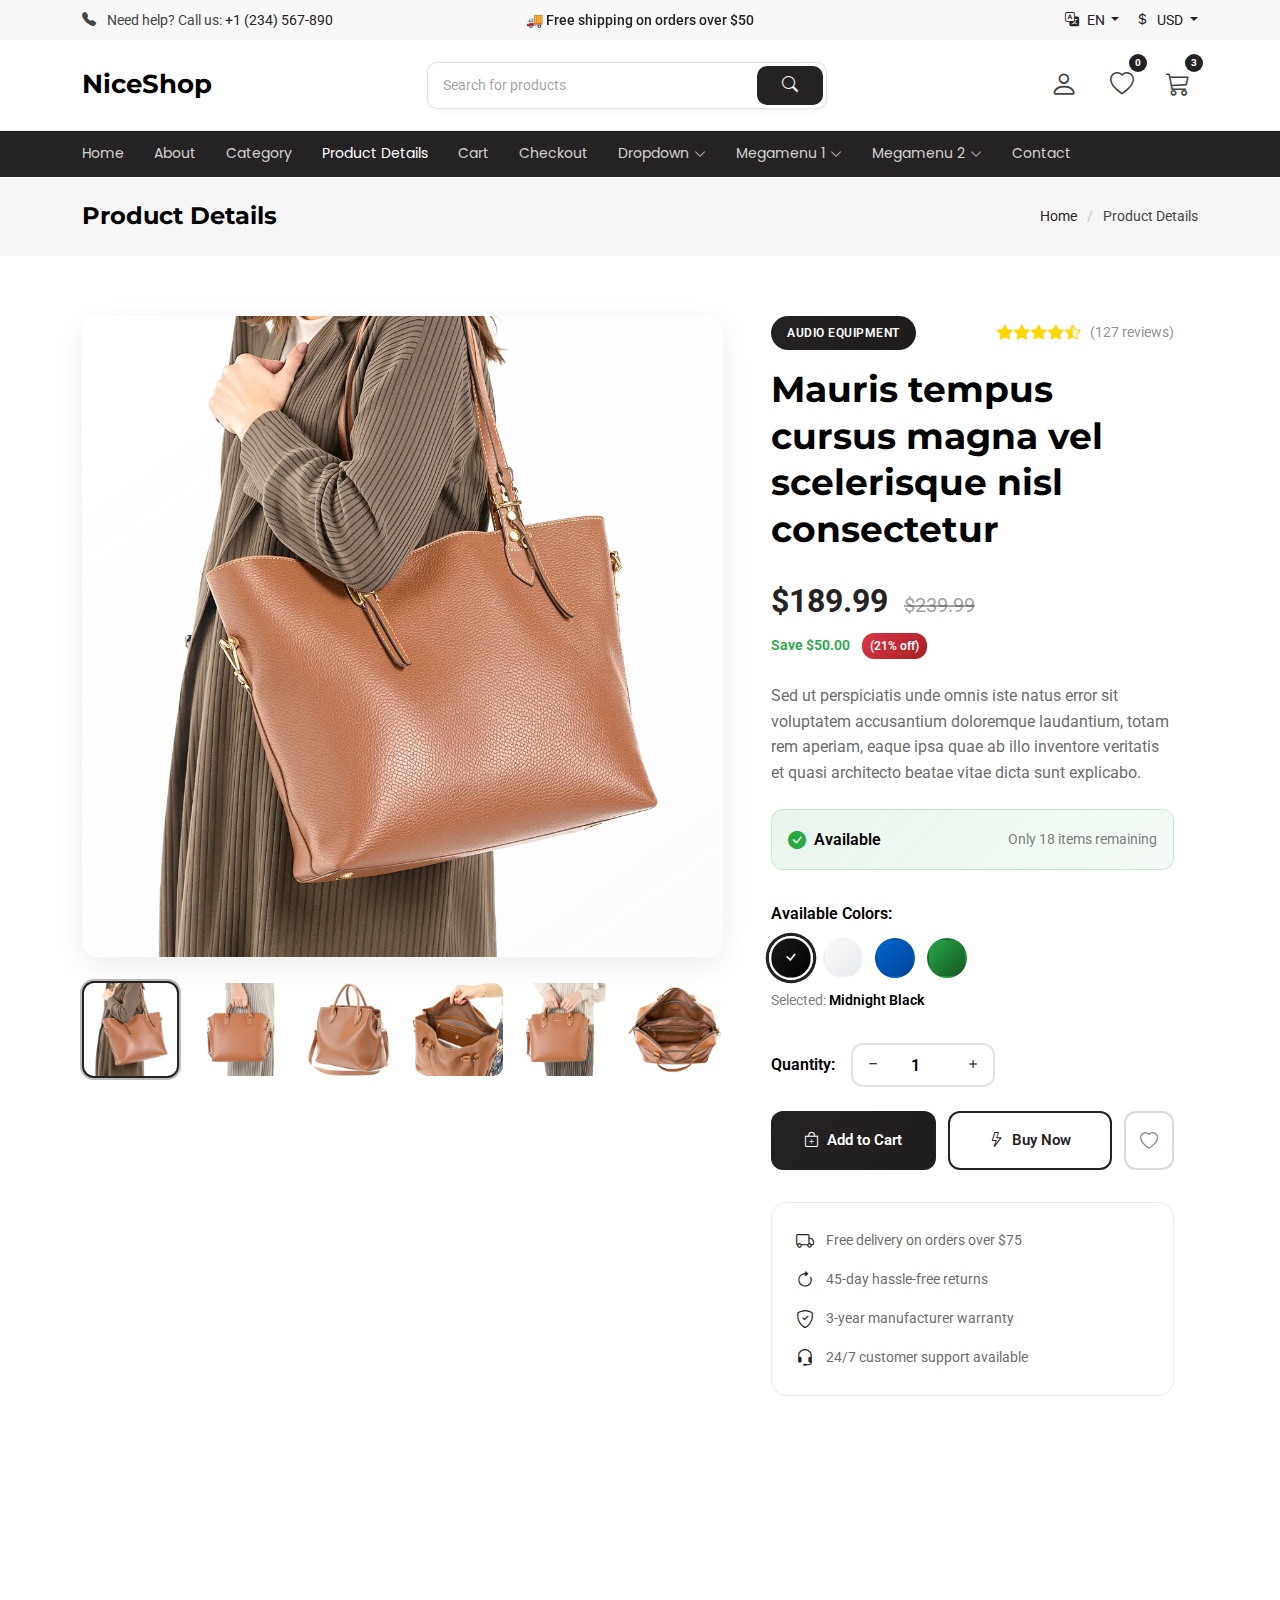
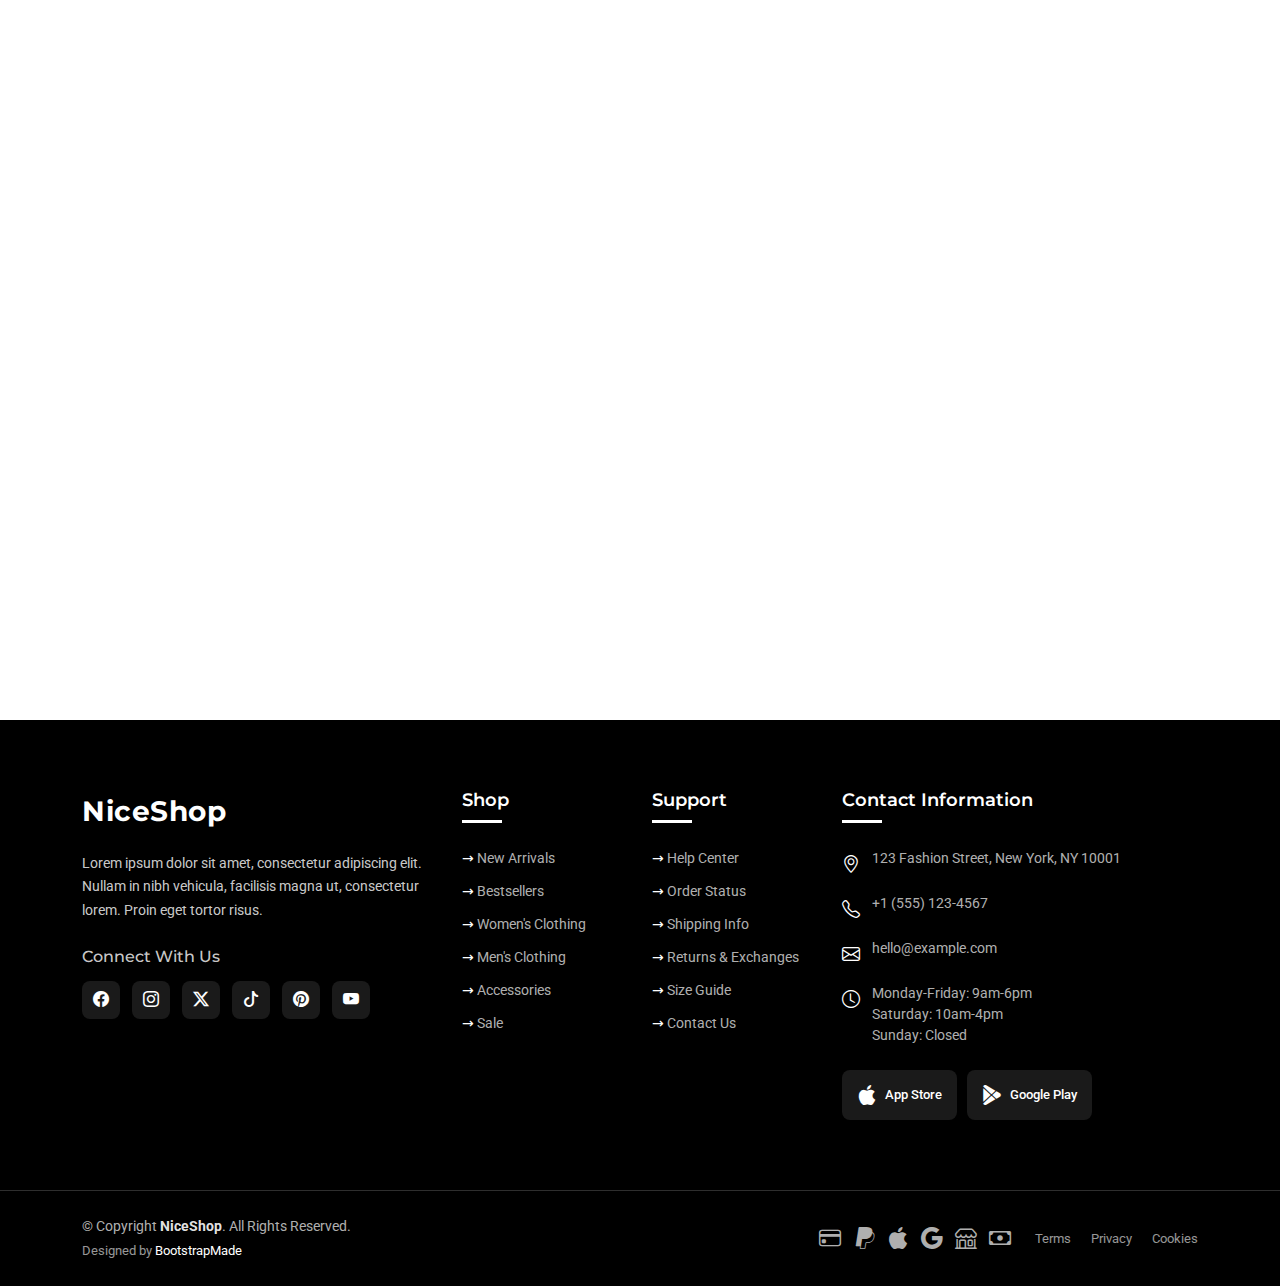
<file: apps/shop/static/shop/product-details.html>
<!DOCTYPE html>
<html lang="en">

<head>
  <meta charset="utf-8">
  <meta content="width=device-width, initial-scale=1.0" name="viewport">
  <title>Product Details - NiceShop Bootstrap Template</title>
  <meta name="description" content="">
  <meta name="keywords" content="">

  <!-- Favicons -->
  <link href="assets/img/favicon.png" rel="icon">
  <link href="assets/img/apple-touch-icon.png" rel="apple-touch-icon">

  <!-- Fonts -->
  <link href="https://fonts.googleapis.com" rel="preconnect">
  <link href="https://fonts.gstatic.com" rel="preconnect" crossorigin>
  <link href="https://fonts.googleapis.com/css2?family=Roboto:ital,wght@0,100;0,300;0,400;0,500;0,700;0,900;1,100;1,300;1,400;1,500;1,700;1,900&family=Montserrat:ital,wght@0,100;0,200;0,300;0,400;0,500;0,600;0,700;0,800;0,900;1,100;1,200;1,300;1,400;1,500;1,600;1,700;1,800;1,900&family=Poppins:ital,wght@0,100;0,200;0,300;0,400;0,500;0,600;0,700;0,800;0,900;1,100;1,200;1,300;1,400;1,500;1,600;1,700;1,800;1,900&display=swap" rel="stylesheet">

  <!-- Vendor CSS Files -->
  <link href="assets/vendor/bootstrap/css/bootstrap.min.css" rel="stylesheet">
  <link href="assets/vendor/bootstrap-icons/bootstrap-icons.css" rel="stylesheet">
  <link href="assets/vendor/swiper/swiper-bundle.min.css" rel="stylesheet">
  <link href="assets/vendor/aos/aos.css" rel="stylesheet">
  <link href="assets/vendor/glightbox/css/glightbox.min.css" rel="stylesheet">
  <link href="assets/vendor/drift-zoom/drift-basic.css" rel="stylesheet">

  <!-- Main CSS File -->
  <link href="assets/css/main.css" rel="stylesheet">

  <!-- =======================================================
  * Template Name: NiceShop
  * Template URL: https://bootstrapmade.com/niceshop-bootstrap-ecommerce-template/
  * Updated: Aug 26 2025 with Bootstrap v5.3.7
  * Author: BootstrapMade.com
  * License: https://bootstrapmade.com/license/
  ======================================================== -->
</head>

<body class="product-details-page">

  <header id="header" class="header sticky-top">
    <!-- Top Bar -->
    <div class="top-bar py-2">
      <div class="container-fluid container-xl">
        <div class="row align-items-center">
          <div class="col-lg-4 d-none d-lg-flex">
            <div class="top-bar-item">
              <i class="bi bi-telephone-fill me-2"></i>
              <span>Need help? Call us: </span>
              <a href="tel:+1234567890">+1 (234) 567-890</a>
            </div>
          </div>

          <div class="col-lg-4 col-md-12 text-center">
            <div class="announcement-slider swiper init-swiper">
              <script type="application/json" class="swiper-config">
                {
                  "loop": true,
                  "speed": 600,
                  "autoplay": {
                    "delay": 5000
                  },
                  "slidesPerView": 1,
                  "direction": "vertical",
                  "effect": "slide"
                }
              </script>
              <div class="swiper-wrapper">
                <div class="swiper-slide">🚚 Free shipping on orders over $50</div>
                <div class="swiper-slide">💰 30 days money back guarantee.</div>
                <div class="swiper-slide">🎁 20% off on your first order</div>
              </div>
            </div>
          </div>

          <div class="col-lg-4 d-none d-lg-block">
            <div class="d-flex justify-content-end">
              <div class="top-bar-item dropdown me-3">
                <a href="#" class="dropdown-toggle" data-bs-toggle="dropdown">
                  <i class="bi bi-translate me-2"></i>EN
                </a>
                <ul class="dropdown-menu">
                  <li><a class="dropdown-item" href="#"><i class="bi bi-check2 me-2 selected-icon"></i>English</a></li>
                  <li><a class="dropdown-item" href="#">Español</a></li>
                  <li><a class="dropdown-item" href="#">Français</a></li>
                  <li><a class="dropdown-item" href="#">Deutsch</a></li>
                </ul>
              </div>
              <div class="top-bar-item dropdown">
                <a href="#" class="dropdown-toggle" data-bs-toggle="dropdown">
                  <i class="bi bi-currency-dollar me-2"></i>USD
                </a>
                <ul class="dropdown-menu">
                  <li><a class="dropdown-item" href="#"><i class="bi bi-check2 me-2 selected-icon"></i>USD</a></li>
                  <li><a class="dropdown-item" href="#">EUR</a></li>
                  <li><a class="dropdown-item" href="#">GBP</a></li>
                </ul>
              </div>
            </div>
          </div>
        </div>
      </div>
    </div>

    <!-- Main Header -->
    <div class="main-header">
      <div class="container-fluid container-xl">
        <div class="d-flex py-3 align-items-center justify-content-between">

          <!-- Logo -->
          <a href="index.html" class="logo d-flex align-items-center">
            <!-- Uncomment the line below if you also wish to use an image logo -->
            <!-- <img src="assets/img/logo.webp" alt=""> -->
            <h1 class="sitename">NiceShop</h1>
          </a>

          <!-- Search -->
          <form class="search-form desktop-search-form">
            <div class="input-group">
              <input type="text" class="form-control" placeholder="Search for products">
              <button class="btn" type="submit">
                <i class="bi bi-search"></i>
              </button>
            </div>
          </form>

          <!-- Actions -->
          <div class="header-actions d-flex align-items-center justify-content-end">

            <!-- Mobile Search Toggle -->
            <button class="header-action-btn mobile-search-toggle d-xl-none" type="button" data-bs-toggle="collapse" data-bs-target="#mobileSearch" aria-expanded="false" aria-controls="mobileSearch">
              <i class="bi bi-search"></i>
            </button>

            <!-- Account -->
            <div class="dropdown account-dropdown">
              <button class="header-action-btn" data-bs-toggle="dropdown">
                <i class="bi bi-person"></i>
              </button>
              <div class="dropdown-menu">
                <div class="dropdown-header">
                  <h6>Welcome to <span class="sitename">FashionStore</span></h6>
                  <p class="mb-0">Access account &amp; manage orders</p>
                </div>
                <div class="dropdown-body">
                  <a class="dropdown-item d-flex align-items-center" href="account.html">
                    <i class="bi bi-person-circle me-2"></i>
                    <span>My Profile</span>
                  </a>
                  <a class="dropdown-item d-flex align-items-center" href="account.html">
                    <i class="bi bi-bag-check me-2"></i>
                    <span>My Orders</span>
                  </a>
                  <a class="dropdown-item d-flex align-items-center" href="account.html">
                    <i class="bi bi-heart me-2"></i>
                    <span>My Wishlist</span>
                  </a>
                  <a class="dropdown-item d-flex align-items-center" href="account.html">
                    <i class="bi bi-gear me-2"></i>
                    <span>Settings</span>
                  </a>
                </div>
                <div class="dropdown-footer">
                  <a href="register.html" class="btn btn-primary w-100 mb-2">Sign In</a>
                  <a href="login.html" class="btn btn-outline-primary w-100">Register</a>
                </div>
              </div>
            </div>

            <!-- Wishlist -->
            <a href="account.html" class="header-action-btn d-none d-md-block">
              <i class="bi bi-heart"></i>
              <span class="badge">0</span>
            </a>

            <!-- Cart -->
            <a href="cart.html" class="header-action-btn">
              <i class="bi bi-cart3"></i>
              <span class="badge">3</span>
            </a>

            <!-- Mobile Navigation Toggle -->
            <i class="mobile-nav-toggle d-xl-none bi bi-list me-0"></i>

          </div>
        </div>
      </div>
    </div>

    <!-- Navigation -->
    <div class="header-nav">
      <div class="container-fluid container-xl position-relative">
        <nav id="navmenu" class="navmenu">
          <ul>
            <li><a href="index.html">Home</a></li>
            <li><a href="about.html">About</a></li>
            <li><a href="category.html">Category</a></li>
            <li><a href="product-details.html" class="active">Product Details</a></li>
            <li><a href="cart.html">Cart</a></li>
            <li><a href="checkout.html">Checkout</a></li>
            <li class="dropdown"><a href="#"><span>Dropdown</span> <i class="bi bi-chevron-down toggle-dropdown"></i></a>
              <ul>
                <li><a href="#">Dropdown 1</a></li>
                <li class="dropdown"><a href="#"><span>Deep Dropdown</span> <i class="bi bi-chevron-down toggle-dropdown"></i></a>
                  <ul>
                    <li><a href="#">Deep Dropdown 1</a></li>
                    <li><a href="#">Deep Dropdown 2</a></li>
                    <li><a href="#">Deep Dropdown 3</a></li>
                    <li><a href="#">Deep Dropdown 4</a></li>
                    <li><a href="#">Deep Dropdown 5</a></li>
                  </ul>
                </li>
                <li><a href="#">Dropdown 2</a></li>
                <li><a href="#">Dropdown 3</a></li>
                <li><a href="#">Dropdown 4</a></li>
              </ul>
            </li>

            <!-- Products Mega Menu 1 -->
            <li class="products-megamenu-1"><a href="#"><span>Megamenu 1</span> <i class="bi bi-chevron-down toggle-dropdown"></i></a>

              <!-- Products Mega Menu 1 Mobile View -->
              <ul class="mobile-megamenu">

                <li><a href="#">Featured Products</a></li>
                <li><a href="#">New Arrivals</a></li>
                <li><a href="#">Sale Items</a></li>

                <li class="dropdown"><a href="#"><span>Clothing</span> <i class="bi bi-chevron-down toggle-dropdown"></i></a>
                  <ul>
                    <li><a href="#">Men's Wear</a></li>
                    <li><a href="#">Women's Wear</a></li>
                    <li><a href="#">Kids Collection</a></li>
                    <li><a href="#">Sportswear</a></li>
                    <li><a href="#">Accessories</a></li>
                  </ul>
                </li>

                <li class="dropdown"><a href="#"><span>Electronics</span> <i class="bi bi-chevron-down toggle-dropdown"></i></a>
                  <ul>
                    <li><a href="#">Smartphones</a></li>
                    <li><a href="#">Laptops</a></li>
                    <li><a href="#">Audio Devices</a></li>
                    <li><a href="#">Smart Home</a></li>
                    <li><a href="#">Accessories</a></li>
                  </ul>
                </li>

                <li class="dropdown"><a href="#"><span>Home &amp; Living</span> <i class="bi bi-chevron-down toggle-dropdown"></i></a>
                  <ul>
                    <li><a href="#">Furniture</a></li>
                    <li><a href="#">Decor</a></li>
                    <li><a href="#">Kitchen</a></li>
                    <li><a href="#">Bedding</a></li>
                    <li><a href="#">Lighting</a></li>
                  </ul>
                </li>

                <li class="dropdown"><a href="#"><span>Beauty</span> <i class="bi bi-chevron-down toggle-dropdown"></i></a>
                  <ul>
                    <li><a href="#">Skincare</a></li>
                    <li><a href="#">Makeup</a></li>
                    <li><a href="#">Haircare</a></li>
                    <li><a href="#">Fragrances</a></li>
                    <li><a href="#">Personal Care</a></li>
                  </ul>
                </li>

              </ul><!-- End Products Mega Menu 1 Mobile View -->

              <!-- Products Mega Menu 1 Desktop View -->
              <div class="desktop-megamenu">

                <div class="megamenu-tabs">
                  <ul class="nav nav-tabs" id="productMegaMenuTabs" role="tablist">
                    <li class="nav-item" role="presentation">
                      <button class="nav-link active" id="featured-tab" data-bs-toggle="tab" data-bs-target="#featured-content-1862" type="button" aria-selected="true" role="tab">Featured</button>
                    </li>
                    <li class="nav-item" role="presentation">
                      <button class="nav-link" id="new-tab" data-bs-toggle="tab" data-bs-target="#new-content-1862" type="button" aria-selected="false" tabindex="-1" role="tab">New Arrivals</button>
                    </li>
                    <li class="nav-item" role="presentation">
                      <button class="nav-link" id="sale-tab" data-bs-toggle="tab" data-bs-target="#sale-content-1862" type="button" aria-selected="false" tabindex="-1" role="tab">Sale</button>
                    </li>
                    <li class="nav-item" role="presentation">
                      <button class="nav-link" id="category-tab" data-bs-toggle="tab" data-bs-target="#category-content-1862" type="button" aria-selected="false" tabindex="-1" role="tab">Categories</button>
                    </li>
                  </ul>
                </div>

                <!-- Tabs Content -->
                <div class="megamenu-content tab-content">

                  <!-- Featured Tab -->
                  <div class="tab-pane fade show active" id="featured-content-1862" role="tabpanel" aria-labelledby="featured-tab">
                    <div class="product-grid">
                      <div class="product-card">
                        <div class="product-image">
                          <img src="assets/img/product/product-1.webp" alt="Featured Product" loading="lazy">
                        </div>
                        <div class="product-info">
                          <h5>Premium Headphones</h5>
                          <p class="price">$129.99</p>
                          <a href="#" class="btn-view">View Product</a>
                        </div>
                      </div>
                      <div class="product-card">
                        <div class="product-image">
                          <img src="assets/img/product/product-2.webp" alt="Featured Product" loading="lazy">
                        </div>
                        <div class="product-info">
                          <h5>Smart Watch</h5>
                          <p class="price">$199.99</p>
                          <a href="#" class="btn-view">View Product</a>
                        </div>
                      </div>
                      <div class="product-card">
                        <div class="product-image">
                          <img src="assets/img/product/product-3.webp" alt="Featured Product" loading="lazy">
                        </div>
                        <div class="product-info">
                          <h5>Wireless Earbuds</h5>
                          <p class="price">$89.99</p>
                          <a href="#" class="btn-view">View Product</a>
                        </div>
                      </div>
                      <div class="product-card">
                        <div class="product-image">
                          <img src="assets/img/product/product-4.webp" alt="Featured Product" loading="lazy">
                        </div>
                        <div class="product-info">
                          <h5>Bluetooth Speaker</h5>
                          <p class="price">$79.99</p>
                          <a href="#" class="btn-view">View Product</a>
                        </div>
                      </div>
                    </div>
                  </div>

                  <!-- New Arrivals Tab -->
                  <div class="tab-pane fade" id="new-content-1862" role="tabpanel" aria-labelledby="new-tab">
                    <div class="product-grid">
                      <div class="product-card">
                        <div class="product-image">
                          <img src="assets/img/product/product-5.webp" alt="New Arrival" loading="lazy">
                          <span class="badge-new">New</span>
                        </div>
                        <div class="product-info">
                          <h5>Fitness Tracker</h5>
                          <p class="price">$69.99</p>
                          <a href="#" class="btn-view">View Product</a>
                        </div>
                      </div>
                      <div class="product-card">
                        <div class="product-image">
                          <img src="assets/img/product/product-6.webp" alt="New Arrival" loading="lazy">
                          <span class="badge-new">New</span>
                        </div>
                        <div class="product-info">
                          <h5>Wireless Charger</h5>
                          <p class="price">$39.99</p>
                          <a href="#" class="btn-view">View Product</a>
                        </div>
                      </div>
                      <div class="product-card">
                        <div class="product-image">
                          <img src="assets/img/product/product-7.webp" alt="New Arrival" loading="lazy">
                          <span class="badge-new">New</span>
                        </div>
                        <div class="product-info">
                          <h5>Smart Bulb Set</h5>
                          <p class="price">$49.99</p>
                          <a href="#" class="btn-view">View Product</a>
                        </div>
                      </div>
                      <div class="product-card">
                        <div class="product-image">
                          <img src="assets/img/product/product-8.webp" alt="New Arrival" loading="lazy">
                          <span class="badge-new">New</span>
                        </div>
                        <div class="product-info">
                          <h5>Portable Power Bank</h5>
                          <p class="price">$59.99</p>
                          <a href="#" class="btn-view">View Product</a>
                        </div>
                      </div>
                    </div>
                  </div>

                  <!-- Sale Tab -->
                  <div class="tab-pane fade" id="sale-content-1862" role="tabpanel" aria-labelledby="sale-tab">
                    <div class="product-grid">
                      <div class="product-card">
                        <div class="product-image">
                          <img src="assets/img/product/product-9.webp" alt="Sale Product" loading="lazy">
                          <span class="badge-sale">-30%</span>
                        </div>
                        <div class="product-info">
                          <h5>Wireless Keyboard</h5>
                          <p class="price"><span class="original-price">$89.99</span> $62.99</p>
                          <a href="#" class="btn-view">View Product</a>
                        </div>
                      </div>
                      <div class="product-card">
                        <div class="product-image">
                          <img src="assets/img/product/product-10.webp" alt="Sale Product" loading="lazy">
                          <span class="badge-sale">-25%</span>
                        </div>
                        <div class="product-info">
                          <h5>Gaming Mouse</h5>
                          <p class="price"><span class="original-price">$59.99</span> $44.99</p>
                          <a href="#" class="btn-view">View Product</a>
                        </div>
                      </div>
                      <div class="product-card">
                        <div class="product-image">
                          <img src="assets/img/product/product-11.webp" alt="Sale Product" loading="lazy">
                          <span class="badge-sale">-40%</span>
                        </div>
                        <div class="product-info">
                          <h5>Desk Lamp</h5>
                          <p class="price"><span class="original-price">$49.99</span> $29.99</p>
                          <a href="#" class="btn-view">View Product</a>
                        </div>
                      </div>
                      <div class="product-card">
                        <div class="product-image">
                          <img src="assets/img/product/product-12.webp" alt="Sale Product" loading="lazy">
                          <span class="badge-sale">-20%</span>
                        </div>
                        <div class="product-info">
                          <h5>USB-C Hub</h5>
                          <p class="price"><span class="original-price">$39.99</span> $31.99</p>
                          <a href="#" class="btn-view">View Product</a>
                        </div>
                      </div>
                    </div>
                  </div>

                  <!-- Categories Tab -->
                  <div class="tab-pane fade" id="category-content-1862" role="tabpanel" aria-labelledby="category-tab">
                    <div class="category-grid">
                      <div class="category-column">
                        <h4>Clothing</h4>
                        <ul>
                          <li><a href="#">Men's Wear</a></li>
                          <li><a href="#">Women's Wear</a></li>
                          <li><a href="#">Kids Collection</a></li>
                          <li><a href="#">Sportswear</a></li>
                          <li><a href="#">Accessories</a></li>
                        </ul>
                      </div>
                      <div class="category-column">
                        <h4>Electronics</h4>
                        <ul>
                          <li><a href="#">Smartphones</a></li>
                          <li><a href="#">Laptops</a></li>
                          <li><a href="#">Audio Devices</a></li>
                          <li><a href="#">Smart Home</a></li>
                          <li><a href="#">Accessories</a></li>
                        </ul>
                      </div>
                      <div class="category-column">
                        <h4>Home &amp; Living</h4>
                        <ul>
                          <li><a href="#">Furniture</a></li>
                          <li><a href="#">Decor</a></li>
                          <li><a href="#">Kitchen</a></li>
                          <li><a href="#">Bedding</a></li>
                          <li><a href="#">Lighting</a></li>
                        </ul>
                      </div>
                      <div class="category-column">
                        <h4>Beauty</h4>
                        <ul>
                          <li><a href="#">Skincare</a></li>
                          <li><a href="#">Makeup</a></li>
                          <li><a href="#">Haircare</a></li>
                          <li><a href="#">Fragrances</a></li>
                          <li><a href="#">Personal Care</a></li>
                        </ul>
                      </div>
                    </div>
                  </div>

                </div>

              </div><!-- End Products Mega Menu 1 Desktop View -->

            </li><!-- End Products Mega Menu 1 -->
            <!-- Products Mega Menu 2 -->
            <li class="products-megamenu-2"><a href="#"><span>Megamenu 2</span> <i class="bi bi-chevron-down toggle-dropdown"></i></a>

              <!-- Products Mega Menu 2 Mobile View -->
              <ul class="mobile-megamenu">

                <li><a href="#">Women</a></li>
                <li><a href="#">Men</a></li>
                <li><a href="#">Kids'</a></li>

                <li class="dropdown"><a href="#"><span>Clothing</span> <i class="bi bi-chevron-down toggle-dropdown"></i></a>
                  <ul>
                    <li><a href="#">Shirts &amp; Tops</a></li>
                    <li><a href="#">Coats &amp; Outerwear</a></li>
                    <li><a href="#">Underwear</a></li>
                    <li><a href="#">Sweatshirts</a></li>
                    <li><a href="#">Dresses</a></li>
                    <li><a href="#">Swimwear</a></li>
                  </ul>
                </li>

                <li class="dropdown"><a href="#"><span>Shoes</span> <i class="bi bi-chevron-down toggle-dropdown"></i></a>
                  <ul>
                    <li><a href="#">Boots</a></li>
                    <li><a href="#">Sandals</a></li>
                    <li><a href="#">Heels</a></li>
                    <li><a href="#">Loafers</a></li>
                    <li><a href="#">Slippers</a></li>
                    <li><a href="#">Oxfords</a></li>
                  </ul>
                </li>

                <li class="dropdown"><a href="#"><span>Accessories</span> <i class="bi bi-chevron-down toggle-dropdown"></i></a>
                  <ul>
                    <li><a href="#">Handbags</a></li>
                    <li><a href="#">Eyewear</a></li>
                    <li><a href="#">Hats</a></li>
                    <li><a href="#">Watches</a></li>
                    <li><a href="#">Jewelry</a></li>
                    <li><a href="#">Belts</a></li>
                  </ul>
                </li>

                <li class="dropdown"><a href="#"><span>Specialty Sizes</span> <i class="bi bi-chevron-down toggle-dropdown"></i></a>
                  <ul>
                    <li><a href="#">Plus Size</a></li>
                    <li><a href="#">Petite</a></li>
                    <li><a href="#">Wide Shoes</a></li>
                    <li><a href="#">Narrow Shoes</a></li>
                  </ul>
                </li>

              </ul><!-- End Products Mega Menu 2 Mobile View -->

              <!-- Products Mega Menu 2 Desktop View -->
              <div class="desktop-megamenu">

                <div class="megamenu-tabs">
                  <ul class="nav nav-tabs" role="tablist">
                    <li class="nav-item" role="presentation">
                      <button class="nav-link active" id="womens-tab" data-bs-toggle="tab" data-bs-target="#womens-content-1883" type="button" aria-selected="true" role="tab">WOMEN</button>
                    </li>
                    <li class="nav-item" role="presentation">
                      <button class="nav-link" id="mens-tab" data-bs-toggle="tab" data-bs-target="#mens-content-1883" type="button" aria-selected="false" tabindex="-1" role="tab">MEN</button>
                    </li>
                    <li class="nav-item" role="presentation">
                      <button class="nav-link" id="kids-tab" data-bs-toggle="tab" data-bs-target="#kids-content-1883" type="button" aria-selected="false" tabindex="-1" role="tab">KIDS</button>
                    </li>
                  </ul>
                </div>

                <!-- Tabs Content -->
                <div class="megamenu-content tab-content">

                  <!-- Women Tab -->
                  <div class="tab-pane fade show active" id="womens-content-1883" role="tabpanel" aria-labelledby="womens-tab">
                    <div class="category-layout">
                      <div class="categories-section">
                        <div class="category-headers">
                          <h4>Clothing</h4>
                          <h4>Shoes</h4>
                          <h4>Accessories</h4>
                          <h4>Specialty Sizes</h4>
                        </div>

                        <div class="category-links">
                          <div class="link-row">
                            <a href="#">Shirts &amp; Tops</a>
                            <a href="#">Boots</a>
                            <a href="#">Handbags</a>
                            <a href="#">Plus Size</a>
                          </div>
                          <div class="link-row">
                            <a href="#">Coats &amp; Outerwear</a>
                            <a href="#">Sandals</a>
                            <a href="#">Eyewear</a>
                            <a href="#">Petite</a>
                          </div>
                          <div class="link-row">
                            <a href="#">Underwear</a>
                            <a href="#">Heels</a>
                            <a href="#">Hats</a>
                            <a href="#">Wide Shoes</a>
                          </div>
                          <div class="link-row">
                            <a href="#">Sweatshirts</a>
                            <a href="#">Loafers</a>
                            <a href="#">Watches</a>
                            <a href="#">Narrow Shoes</a>
                          </div>
                          <div class="link-row">
                            <a href="#">Dresses</a>
                            <a href="#">Slippers</a>
                            <a href="#">Jewelry</a>
                            <a href="#"></a>
                          </div>
                          <div class="link-row">
                            <a href="#">Swimwear</a>
                            <a href="#">Oxfords</a>
                            <a href="#">Belts</a>
                            <a href="#"></a>
                          </div>
                          <div class="link-row">
                            <a href="#">View all</a>
                            <a href="#">View all</a>
                            <a href="#">View all</a>
                            <a href="#"></a>
                          </div>
                        </div>
                      </div>
                      <div class="featured-section">
                        <div class="featured-image">
                          <img src="assets/img/product/product-f-1.webp" alt="Women's Heels Collection">
                          <div class="featured-content">
                            <h3>Women's<br>Bags<br>Collection</h3>
                            <a href="#" class="btn-shop">Shop now</a>
                          </div>
                        </div>
                      </div>
                    </div>
                  </div>

                  <!-- Men Tab -->
                  <div class="tab-pane fade" id="mens-content-1883" role="tabpanel" aria-labelledby="mens-tab">
                    <div class="category-layout">
                      <div class="categories-section">
                        <div class="category-headers">
                          <h4>Clothing</h4>
                          <h4>Shoes</h4>
                          <h4>Accessories</h4>
                          <h4>Specialty Sizes</h4>
                        </div>

                        <div class="category-links">
                          <div class="link-row">
                            <a href="#">Shirts &amp; Polos</a>
                            <a href="#">Sneakers</a>
                            <a href="#">Watches</a>
                            <a href="#">Big &amp; Tall</a>
                          </div>
                          <div class="link-row">
                            <a href="#">Jackets &amp; Coats</a>
                            <a href="#">Boots</a>
                            <a href="#">Belts</a>
                            <a href="#">Slim Fit</a>
                          </div>
                          <div class="link-row">
                            <a href="#">Underwear</a>
                            <a href="#">Loafers</a>
                            <a href="#">Ties</a>
                            <a href="#">Wide Shoes</a>
                          </div>
                          <div class="link-row">
                            <a href="#">Hoodies</a>
                            <a href="#">Dress Shoes</a>
                            <a href="#">Wallets</a>
                            <a href="#">Extended Sizes</a>
                          </div>
                          <div class="link-row">
                            <a href="#">Suits</a>
                            <a href="#">Sandals</a>
                            <a href="#">Sunglasses</a>
                            <a href="#"></a>
                          </div>
                          <div class="link-row">
                            <a href="#">Activewear</a>
                            <a href="#">Slippers</a>
                            <a href="#">Hats</a>
                            <a href="#"></a>
                          </div>
                          <div class="link-row">
                            <a href="#">View all</a>
                            <a href="#">View all</a>
                            <a href="#">View all</a>
                            <a href="#"></a>
                          </div>
                        </div>
                      </div>
                      <div class="featured-section">
                        <div class="featured-image">
                          <img src="assets/img/product/product-m-4.webp" alt="Men's Footwear Collection">
                          <div class="featured-content">
                            <h3>Men's<br>Footwear<br>Collection</h3>
                            <a href="#" class="btn-shop">Shop now</a>
                          </div>
                        </div>
                      </div>
                    </div>
                  </div>

                  <!-- Kids Tab -->
                  <div class="tab-pane fade" id="kids-content-1883" role="tabpanel" aria-labelledby="kids-tab">
                    <div class="category-layout">
                      <div class="categories-section">
                        <div class="category-headers">
                          <h4>Clothing</h4>
                          <h4>Shoes</h4>
                          <h4>Accessories</h4>
                          <h4>By Age</h4>
                        </div>

                        <div class="category-links">
                          <div class="link-row">
                            <a href="#">T-shirts &amp; Tops</a>
                            <a href="#">Sneakers</a>
                            <a href="#">Backpacks</a>
                            <a href="#">Babies (0-24 months)</a>
                          </div>
                          <div class="link-row">
                            <a href="#">Outerwear</a>
                            <a href="#">Boots</a>
                            <a href="#">Hats &amp; Caps</a>
                            <a href="#">Toddlers (2-4 years)</a>
                          </div>
                          <div class="link-row">
                            <a href="#">Pajamas</a>
                            <a href="#">Sandals</a>
                            <a href="#">Socks</a>
                            <a href="#">Kids (4-7 years)</a>
                          </div>
                          <div class="link-row">
                            <a href="#">Sweatshirts</a>
                            <a href="#">Slippers</a>
                            <a href="#">Gloves</a>
                            <a href="#">Older Kids (8-14 years)</a>
                          </div>
                          <div class="link-row">
                            <a href="#">Dresses</a>
                            <a href="#">School Shoes</a>
                            <a href="#">Scarves</a>
                            <a href="#"></a>
                          </div>
                          <div class="link-row">
                            <a href="#">Swimwear</a>
                            <a href="#">Sports Shoes</a>
                            <a href="#">Hair Accessories</a>
                            <a href="#"></a>
                          </div>
                          <div class="link-row">
                            <a href="#">View all</a>
                            <a href="#">View all</a>
                            <a href="#">View all</a>
                            <a href="#"></a>
                          </div>
                        </div>
                      </div>
                      <div class="featured-section">
                        <div class="featured-image">
                          <img src="assets/img/product/product-9.webp" alt="Kids' New Arrivals">
                          <div class="featured-content">
                            <h3>Kids<br>New<br>Arrivals</h3>
                            <a href="#" class="btn-shop">Shop now</a>
                          </div>
                        </div>
                      </div>
                    </div>
                  </div>

                </div>

              </div><!-- End Products Mega Menu 2 Desktop View -->

            </li><!-- End Products Mega Menu 2 -->

            <li><a href="contact.html">Contact</a></li>

          </ul>
        </nav>
      </div>
    </div>

    <!-- Mobile Search Form -->
    <div class="collapse" id="mobileSearch">
      <div class="container">
        <form class="search-form">
          <div class="input-group">
            <input type="text" class="form-control" placeholder="Search for products">
            <button class="btn" type="submit">
              <i class="bi bi-search"></i>
            </button>
          </div>
        </form>
      </div>
    </div>

  </header>

  <main class="main">

    <!-- Page Title -->
    <div class="page-title light-background">
      <div class="container d-lg-flex justify-content-between align-items-center">
        <h1 class="mb-2 mb-lg-0">Product Details</h1>
        <nav class="breadcrumbs">
          <ol>
            <li><a href="index.html">Home</a></li>
            <li class="current">Product Details</li>
          </ol>
        </nav>
      </div>
    </div><!-- End Page Title -->

    <!-- Product Details Section -->
    <section id="product-details" class="product-details section">

      <div class="container" data-aos="fade-up" data-aos-delay="100">

        <div class="row g-4">
          <!-- Product Gallery -->
          <div class="col-lg-7" data-aos="zoom-in" data-aos-delay="150">
            <div class="product-gallery">
              <div class="main-showcase">
                <div class="image-zoom-container">
                  <img src="assets/img/product/product-details-6.webp" alt="Product Main" class="img-fluid main-product-image drift-zoom" id="main-product-image" data-zoom="assets/img/product/product-details-6.webp">

                  <div class="image-navigation">
                    <button class="nav-arrow prev-image image-nav-btn prev-image" type="button">
                      <i class="bi bi-chevron-left"></i>
                    </button>
                    <button class="nav-arrow next-image image-nav-btn next-image" type="button">
                      <i class="bi bi-chevron-right"></i>
                    </button>
                  </div>
                </div>
              </div>

              <div class="thumbnail-grid">
                <div class="thumbnail-wrapper thumbnail-item active" data-image="assets/img/product/product-details-6.webp">
                  <img src="assets/img/product/product-details-6.webp" alt="View 1" class="img-fluid">
                </div>
                <div class="thumbnail-wrapper thumbnail-item" data-image="assets/img/product/product-details-7.webp">
                  <img src="assets/img/product/product-details-7.webp" alt="View 2" class="img-fluid">
                </div>
                <div class="thumbnail-wrapper thumbnail-item" data-image="assets/img/product/product-details-8.webp">
                  <img src="assets/img/product/product-details-8.webp" alt="View 3" class="img-fluid">
                </div>
                <div class="thumbnail-wrapper thumbnail-item" data-image="assets/img/product/product-details-4.webp">
                  <img src="assets/img/product/product-details-4.webp" alt="View 4" class="img-fluid">
                </div>
                <div class="thumbnail-wrapper thumbnail-item" data-image="assets/img/product/product-details-5.webp">
                  <img src="assets/img/product/product-details-5.webp" alt="View 5" class="img-fluid">
                </div>
                <div class="thumbnail-wrapper thumbnail-item" data-image="assets/img/product/product-details-3.webp">
                  <img src="assets/img/product/product-details-3.webp" alt="View 6" class="img-fluid">
                </div>
              </div>
            </div>
          </div>

          <!-- Product Details -->
          <div class="col-lg-5" data-aos="fade-left" data-aos-delay="200">
            <div class="product-details">
              <div class="product-badge-container">
                <span class="badge-category">Audio Equipment</span>
                <div class="rating-group">
                  <div class="stars">
                    <i class="bi bi-star-fill"></i>
                    <i class="bi bi-star-fill"></i>
                    <i class="bi bi-star-fill"></i>
                    <i class="bi bi-star-fill"></i>
                    <i class="bi bi-star-half"></i>
                  </div>
                  <span class="review-text">(127 reviews)</span>
                </div>
              </div>

              <h1 class="product-name">Mauris tempus cursus magna vel scelerisque nisl consectetur</h1>

              <div class="pricing-section">
                <div class="price-display">
                  <span class="sale-price">$189.99</span>
                  <span class="regular-price">$239.99</span>
                </div>
                <div class="savings-info">
                  <span class="save-amount">Save $50.00</span>
                  <span class="discount-percent">(21% off)</span>
                </div>
              </div>

              <div class="product-description">
                <p>Sed ut perspiciatis unde omnis iste natus error sit voluptatem accusantium doloremque laudantium, totam rem aperiam, eaque ipsa quae ab illo inventore veritatis et quasi architecto beatae vitae dicta sunt explicabo.</p>
              </div>

              <div class="availability-status">
                <div class="stock-indicator">
                  <i class="bi bi-check-circle-fill"></i>
                  <span class="stock-text">Available</span>
                </div>
                <div class="quantity-left">Only 18 items remaining</div>
              </div>

              <!-- Product Variants -->
              <div class="variant-section">
                <div class="color-selection">
                  <label class="variant-label">Available Colors:</label>
                  <div class="color-grid">
                    <div class="color-chip active" data-color="Midnight Black" style="background: linear-gradient(135deg, #1a1a1a, #000);">
                      <span class="selection-check"><i class="bi bi-check"></i></span>
                    </div>
                    <div class="color-chip" data-color="Pearl White" style="background: linear-gradient(135deg, #f8f9fa, #e9ecef);">
                      <span class="selection-check"><i class="bi bi-check"></i></span>
                    </div>
                    <div class="color-chip" data-color="Ocean Blue" style="background: linear-gradient(135deg, #0066cc, #004499);">
                      <span class="selection-check"><i class="bi bi-check"></i></span>
                    </div>
                    <div class="color-chip" data-color="Forest Green" style="background: linear-gradient(135deg, #28a745, #155724);">
                      <span class="selection-check"><i class="bi bi-check"></i></span>
                    </div>
                  </div>
                  <div class="selected-variant">Selected: <span>Midnight Black</span></div>
                </div>
              </div>

              <!-- Purchase Options -->
              <div class="purchase-section">
                <div class="quantity-control">
                  <label class="control-label">Quantity:</label>
                  <div class="quantity-input-group">
                    <div class="quantity-selector">
                      <button class="quantity-btn decrease" type="button">
                        <i class="bi bi-dash"></i>
                      </button>
                      <input type="number" class="quantity-input" value="1" min="1" max="18">
                      <button class="quantity-btn increase" type="button">
                        <i class="bi bi-plus"></i>
                      </button>
                    </div>
                  </div>
                </div>

                <div class="action-buttons">
                  <button class="btn primary-action">
                    <i class="bi bi-bag-plus"></i>
                    Add to Cart
                  </button>
                  <button class="btn secondary-action">
                    <i class="bi bi-lightning"></i>
                    Buy Now
                  </button>
                  <button class="btn icon-action" title="Add to Wishlist">
                    <i class="bi bi-heart"></i>
                  </button>
                </div>
              </div>

              <!-- Benefits List -->
              <div class="benefits-list">
                <div class="benefit-item">
                  <i class="bi bi-truck"></i>
                  <span>Free delivery on orders over $75</span>
                </div>
                <div class="benefit-item">
                  <i class="bi bi-arrow-clockwise"></i>
                  <span>45-day hassle-free returns</span>
                </div>
                <div class="benefit-item">
                  <i class="bi bi-shield-check"></i>
                  <span>3-year manufacturer warranty</span>
                </div>
                <div class="benefit-item">
                  <i class="bi bi-headset"></i>
                  <span>24/7 customer support available</span>
                </div>
              </div>
            </div>
          </div>
        </div>

        <!-- Information Tabs -->
        <div class="row mt-5" data-aos="fade-up" data-aos-delay="300">
          <div class="col-12">
            <div class="info-tabs-container">
              <nav class="tabs-navigation nav">
                <button class="nav-link active" data-bs-toggle="tab" data-bs-target="#ecommerce-product-details-5-overview" type="button">Overview</button>
                <button class="nav-link" data-bs-toggle="tab" data-bs-target="#ecommerce-product-details-5-technical" type="button">Technical Details</button>
                <button class="nav-link" data-bs-toggle="tab" data-bs-target="#ecommerce-product-details-5-customer-reviews" type="button">Reviews (127)</button>
              </nav>

              <div class="tab-content">
                <!-- Overview Tab -->
                <div class="tab-pane fade show active" id="ecommerce-product-details-5-overview">
                  <div class="overview-content">
                    <div class="row g-4">
                      <div class="col-lg-8">
                        <div class="content-section">
                          <h3>Product Overview</h3>
                          <p>Nemo enim ipsam voluptatem quia voluptas sit aspernatur aut odit aut fugit, sed quia consequuntur magni dolores eos qui ratione voluptatem sequi nesciunt. Neque porro quisquam est, qui dolorem ipsum quia dolor sit amet, consectetur, adipisci velit.</p>

                          <h4>Key Highlights</h4>
                          <div class="highlights-grid">
                            <div class="highlight-card">
                              <i class="bi bi-volume-up"></i>
                              <h5>Superior Audio</h5>
                              <p>Ut enim ad minima veniam quis nostrum exercitationem</p>
                            </div>
                            <div class="highlight-card">
                              <i class="bi bi-battery-charging"></i>
                              <h5>Long Battery</h5>
                              <p>Excepteur sint occaecat cupidatat non proident</p>
                            </div>
                            <div class="highlight-card">
                              <i class="bi bi-wifi"></i>
                              <h5>Wireless Tech</h5>
                              <p>Duis aute irure dolor in reprehenderit in voluptate</p>
                            </div>
                            <div class="highlight-card">
                              <i class="bi bi-person-check"></i>
                              <h5>Comfort Fit</h5>
                              <p>Lorem ipsum dolor sit amet consectetur adipiscing</p>
                            </div>
                          </div>
                        </div>
                      </div>

                      <div class="col-lg-4">
                        <div class="package-contents">
                          <h4>Package Contents</h4>
                          <ul class="contents-list">
                            <li><i class="bi bi-check-circle"></i>Premium Audio Device</li>
                            <li><i class="bi bi-check-circle"></i>Premium Carrying Case</li>
                            <li><i class="bi bi-check-circle"></i>USB-C Fast Charging Cable</li>
                            <li><i class="bi bi-check-circle"></i>3.5mm Audio Connector</li>
                            <li><i class="bi bi-check-circle"></i>Quick Start Guide</li>
                            <li><i class="bi bi-check-circle"></i>Warranty Documentation</li>
                          </ul>
                        </div>
                      </div>
                    </div>
                  </div>
                </div>

                <!-- Technical Details Tab -->
                <div class="tab-pane fade" id="ecommerce-product-details-5-technical">
                  <div class="technical-content">
                    <div class="row g-4">
                      <div class="col-md-6">
                        <div class="tech-group">
                          <h4>Audio Specifications</h4>
                          <div class="spec-table">
                            <div class="spec-row">
                              <span class="spec-name">Frequency Range</span>
                              <span class="spec-value">15Hz - 25kHz</span>
                            </div>
                            <div class="spec-row">
                              <span class="spec-name">Driver Diameter</span>
                              <span class="spec-value">50mm Dynamic</span>
                            </div>
                            <div class="spec-row">
                              <span class="spec-name">Sensitivity</span>
                              <span class="spec-value">98dB SPL</span>
                            </div>
                            <div class="spec-row">
                              <span class="spec-name">Impedance</span>
                              <span class="spec-value">24 Ohm</span>
                            </div>
                            <div class="spec-row">
                              <span class="spec-name">THD</span>
                              <span class="spec-value">&lt; 0.5%</span>
                            </div>
                          </div>
                        </div>
                      </div>

                      <div class="col-md-6">
                        <div class="tech-group">
                          <h4>Connectivity &amp; Power</h4>
                          <div class="spec-table">
                            <div class="spec-row">
                              <span class="spec-name">Wireless Protocol</span>
                              <span class="spec-value">Bluetooth 5.3</span>
                            </div>
                            <div class="spec-row">
                              <span class="spec-name">Range</span>
                              <span class="spec-value">Up to 30ft (10m)</span>
                            </div>
                            <div class="spec-row">
                              <span class="spec-name">Battery Capacity</span>
                              <span class="spec-value">800mAh Li-ion</span>
                            </div>
                            <div class="spec-row">
                              <span class="spec-name">Usage Time</span>
                              <span class="spec-value">35+ hours</span>
                            </div>
                            <div class="spec-row">
                              <span class="spec-name">Charge Time</span>
                              <span class="spec-value">2.5 hours</span>
                            </div>
                          </div>
                        </div>
                      </div>

                      <div class="col-md-6">
                        <div class="tech-group">
                          <h4>Physical Dimensions</h4>
                          <div class="spec-table">
                            <div class="spec-row">
                              <span class="spec-name">Weight</span>
                              <span class="spec-value">285g</span>
                            </div>
                            <div class="spec-row">
                              <span class="spec-name">Dimensions</span>
                              <span class="spec-value">190 x 165 x 82mm</span>
                            </div>
                            <div class="spec-row">
                              <span class="spec-name">Ear Cup Material</span>
                              <span class="spec-value">Memory Foam</span>
                            </div>
                            <div class="spec-row">
                              <span class="spec-name">Headband</span>
                              <span class="spec-value">Adjustable Steel</span>
                            </div>
                          </div>
                        </div>
                      </div>

                      <div class="col-md-6">
                        <div class="tech-group">
                          <h4>Advanced Features</h4>
                          <div class="spec-table">
                            <div class="spec-row">
                              <span class="spec-name">Noise Cancellation</span>
                              <span class="spec-value">Hybrid ANC</span>
                            </div>
                            <div class="spec-row">
                              <span class="spec-name">Voice Assistant</span>
                              <span class="spec-value">Siri &amp; Google</span>
                            </div>
                            <div class="spec-row">
                              <span class="spec-name">Microphone Type</span>
                              <span class="spec-value">Dual Array</span>
                            </div>
                            <div class="spec-row">
                              <span class="spec-name">Water Rating</span>
                              <span class="spec-value">IPX5</span>
                            </div>
                          </div>
                        </div>
                      </div>
                    </div>
                  </div>
                </div>

                <!-- Reviews Tab -->
                <div class="tab-pane fade" id="ecommerce-product-details-5-customer-reviews">
                  <div class="reviews-content">
                    <div class="reviews-header">
                      <div class="rating-overview">
                        <div class="average-score">
                          <div class="score-display">4.6</div>
                          <div class="score-stars">
                            <i class="bi bi-star-fill"></i>
                            <i class="bi bi-star-fill"></i>
                            <i class="bi bi-star-fill"></i>
                            <i class="bi bi-star-fill"></i>
                            <i class="bi bi-star-half"></i>
                          </div>
                          <div class="total-reviews">127 customer reviews</div>
                        </div>

                        <div class="rating-distribution">
                          <div class="rating-row">
                            <span class="stars-label">5★</span>
                            <div class="progress-container">
                              <div class="progress-fill" style="width: 68%;"></div>
                            </div>
                            <span class="count-label">86</span>
                          </div>
                          <div class="rating-row">
                            <span class="stars-label">4★</span>
                            <div class="progress-container">
                              <div class="progress-fill" style="width: 22%;"></div>
                            </div>
                            <span class="count-label">28</span>
                          </div>
                          <div class="rating-row">
                            <span class="stars-label">3★</span>
                            <div class="progress-container">
                              <div class="progress-fill" style="width: 6%;"></div>
                            </div>
                            <span class="count-label">8</span>
                          </div>
                          <div class="rating-row">
                            <span class="stars-label">2★</span>
                            <div class="progress-container">
                              <div class="progress-fill" style="width: 3%;"></div>
                            </div>
                            <span class="count-label">4</span>
                          </div>
                          <div class="rating-row">
                            <span class="stars-label">1★</span>
                            <div class="progress-container">
                              <div class="progress-fill" style="width: 1%;"></div>
                            </div>
                            <span class="count-label">1</span>
                          </div>
                        </div>
                      </div>

                      <div class="write-review-cta">
                        <h4>Share Your Experience</h4>
                        <p>Help others make informed decisions</p>
                        <button class="btn review-btn">Write Review</button>
                      </div>
                    </div>

                    <div class="customer-reviews-list">
                      <div class="review-card">
                        <div class="reviewer-profile">
                          <img src="assets/img/person/person-f-3.webp" alt="Customer" class="profile-pic">
                          <div class="profile-details">
                            <div class="customer-name">Sarah Martinez</div>
                            <div class="review-meta">
                              <div class="review-stars">
                                <i class="bi bi-star-fill"></i>
                                <i class="bi bi-star-fill"></i>
                                <i class="bi bi-star-fill"></i>
                                <i class="bi bi-star-fill"></i>
                                <i class="bi bi-star-fill"></i>
                              </div>
                              <span class="review-date">March 28, 2024</span>
                            </div>
                          </div>
                        </div>
                        <h5 class="review-headline">Outstanding audio quality and comfort</h5>
                        <div class="review-text">
                          <p>Sed ut perspiciatis unde omnis iste natus error sit voluptatem accusantium doloremque laudantium, totam rem aperiam. Eaque ipsa quae ab illo inventore veritatis et quasi architecto beatae vitae dicta sunt explicabo.</p>
                        </div>
                        <div class="review-actions">
                          <button class="action-btn"><i class="bi bi-hand-thumbs-up"></i> Helpful (12)</button>
                          <button class="action-btn"><i class="bi bi-chat-dots"></i> Reply</button>
                        </div>
                      </div>

                      <div class="review-card">
                        <div class="reviewer-profile">
                          <img src="assets/img/person/person-m-5.webp" alt="Customer" class="profile-pic">
                          <div class="profile-details">
                            <div class="customer-name">David Chen</div>
                            <div class="review-meta">
                              <div class="review-stars">
                                <i class="bi bi-star-fill"></i>
                                <i class="bi bi-star-fill"></i>
                                <i class="bi bi-star-fill"></i>
                                <i class="bi bi-star-fill"></i>
                                <i class="bi bi-star"></i>
                              </div>
                              <span class="review-date">March 15, 2024</span>
                            </div>
                          </div>
                        </div>
                        <h5 class="review-headline">Great value, minor connectivity issues</h5>
                        <div class="review-text">
                          <p>Nemo enim ipsam voluptatem quia voluptas sit aspernatur aut odit aut fugit, sed quia consequuntur magni dolores eos qui ratione voluptatem sequi nesciunt. Overall satisfied with the purchase.</p>
                        </div>
                        <div class="review-actions">
                          <button class="action-btn"><i class="bi bi-hand-thumbs-up"></i> Helpful (8)</button>
                          <button class="action-btn"><i class="bi bi-chat-dots"></i> Reply</button>
                        </div>
                      </div>

                      <div class="review-card">
                        <div class="reviewer-profile">
                          <img src="assets/img/person/person-f-7.webp" alt="Customer" class="profile-pic">
                          <div class="profile-details">
                            <div class="customer-name">Emily Rodriguez</div>
                            <div class="review-meta">
                              <div class="review-stars">
                                <i class="bi bi-star-fill"></i>
                                <i class="bi bi-star-fill"></i>
                                <i class="bi bi-star-fill"></i>
                                <i class="bi bi-star-fill"></i>
                                <i class="bi bi-star-fill"></i>
                              </div>
                              <span class="review-date">February 22, 2024</span>
                            </div>
                          </div>
                        </div>
                        <h5 class="review-headline">Perfect for work-from-home setup</h5>
                        <div class="review-text">
                          <p>At vero eos et accusamus et iusto odio dignissimos ducimus qui blanditiis praesentium voluptatum deleniti atque corrupti quos dolores et quas molestias excepturi sint occaecati cupiditate non provident.</p>
                        </div>
                        <div class="review-actions">
                          <button class="action-btn"><i class="bi bi-hand-thumbs-up"></i> Helpful (15)</button>
                          <button class="action-btn"><i class="bi bi-chat-dots"></i> Reply</button>
                        </div>
                      </div>

                      <div class="load-more-section">
                        <button class="btn load-more-reviews">Show More Reviews</button>
                      </div>
                    </div>
                  </div>
                </div>
              </div>
            </div>
          </div>
        </div>

      </div>
    </section><!-- /Product Details Section -->

  </main>

  <footer id="footer" class="footer dark-background">
    <div class="footer-main">
      <div class="container">
        <div class="row gy-4">
          <div class="col-lg-4 col-md-6">
            <div class="footer-widget footer-about">
              <a href="index.html" class="logo">
                <span class="sitename">NiceShop</span>
              </a>
              <p>Lorem ipsum dolor sit amet, consectetur adipiscing elit. Nullam in nibh vehicula, facilisis magna ut, consectetur lorem. Proin eget tortor risus.</p>

              <div class="social-links mt-4">
                <h5>Connect With Us</h5>
                <div class="social-icons">
                  <a href="#" aria-label="Facebook"><i class="bi bi-facebook"></i></a>
                  <a href="#" aria-label="Instagram"><i class="bi bi-instagram"></i></a>
                  <a href="#" aria-label="Twitter"><i class="bi bi-twitter-x"></i></a>
                  <a href="#" aria-label="TikTok"><i class="bi bi-tiktok"></i></a>
                  <a href="#" aria-label="Pinterest"><i class="bi bi-pinterest"></i></a>
                  <a href="#" aria-label="YouTube"><i class="bi bi-youtube"></i></a>
                </div>
              </div>
            </div>
          </div>

          <div class="col-lg-2 col-md-6 col-sm-6">
            <div class="footer-widget">
              <h4>Shop</h4>
              <ul class="footer-links">
                <li><a href="category.html">New Arrivals</a></li>
                <li><a href="category.html">Bestsellers</a></li>
                <li><a href="category.html">Women's Clothing</a></li>
                <li><a href="category.html">Men's Clothing</a></li>
                <li><a href="category.html">Accessories</a></li>
                <li><a href="category.html">Sale</a></li>
              </ul>
            </div>
          </div>

          <div class="col-lg-2 col-md-6 col-sm-6">
            <div class="footer-widget">
              <h4>Support</h4>
              <ul class="footer-links">
                <li><a href="support.html">Help Center</a></li>
                <li><a href="account.html">Order Status</a></li>
                <li><a href="shiping-info.html">Shipping Info</a></li>
                <li><a href="return-policy.html">Returns &amp; Exchanges</a></li>
                <li><a href="#">Size Guide</a></li>
                <li><a href="contact.html">Contact Us</a></li>
              </ul>
            </div>
          </div>

          <div class="col-lg-4 col-md-6">
            <div class="footer-widget">
              <h4>Contact Information</h4>
              <div class="footer-contact">
                <div class="contact-item">
                  <i class="bi bi-geo-alt"></i>
                  <span>123 Fashion Street, New York, NY 10001</span>
                </div>
                <div class="contact-item">
                  <i class="bi bi-telephone"></i>
                  <span>+1 (555) 123-4567</span>
                </div>
                <div class="contact-item">
                  <i class="bi bi-envelope"></i>
                  <span>hello@example.com</span>
                </div>
                <div class="contact-item">
                  <i class="bi bi-clock"></i>
                  <span>Monday-Friday: 9am-6pm<br>Saturday: 10am-4pm<br>Sunday: Closed</span>
                </div>
              </div>

              <div class="app-buttons mt-4">
                <a href="#" class="app-btn">
                  <i class="bi bi-apple"></i>
                  <span>App Store</span>
                </a>
                <a href="#" class="app-btn">
                  <i class="bi bi-google-play"></i>
                  <span>Google Play</span>
                </a>
              </div>
            </div>
          </div>
        </div>
      </div>
    </div>

    <div class="footer-bottom">
      <div class="container">
        <div class="row gy-3 align-items-center">
          <div class="col-lg-6 col-md-12">
            <div class="copyright">
              <p>© <span>Copyright</span> <strong class="sitename">NiceShop</strong>. All Rights Reserved.</p>
            </div>
            <div class="credits mt-1">
              <!-- All the links in the footer should remain intact. -->
              <!-- You can delete the links only if you've purchased the pro version. -->
              <!-- Licensing information: https://bootstrapmade.com/license/ -->
              <!-- Purchase the pro version with working PHP/AJAX contact form: [buy-url] -->
              Designed by <a href="https://bootstrapmade.com/">BootstrapMade</a>
            </div>
          </div>

          <div class="col-lg-6 col-md-12">
            <div class="d-flex flex-wrap justify-content-lg-end justify-content-center align-items-center gap-4">
              <div class="payment-methods">
                <div class="payment-icons">
                  <i class="bi bi-credit-card" aria-label="Credit Card"></i>
                  <i class="bi bi-paypal" aria-label="PayPal"></i>
                  <i class="bi bi-apple" aria-label="Apple Pay"></i>
                  <i class="bi bi-google" aria-label="Google Pay"></i>
                  <i class="bi bi-shop" aria-label="Shop Pay"></i>
                  <i class="bi bi-cash" aria-label="Cash on Delivery"></i>
                </div>
              </div>

              <div class="legal-links">
                <a href="tos.html">Terms</a>
                <a href="privacy.html">Privacy</a>
                <a href="tos.html">Cookies</a>
              </div>
            </div>
          </div>
        </div>

      </div>
    </div>
  </footer>

  <!-- Scroll Top -->
  <a href="#" id="scroll-top" class="scroll-top d-flex align-items-center justify-content-center"><i class="bi bi-arrow-up-short"></i></a>

  <!-- Preloader -->
  <div id="preloader"></div>

  <!-- Vendor JS Files -->
  <script src="assets/vendor/bootstrap/js/bootstrap.bundle.min.js"></script>
  <script src="assets/vendor/php-email-form/validate.js"></script>
  <script src="assets/vendor/swiper/swiper-bundle.min.js"></script>
  <script src="assets/vendor/aos/aos.js"></script>
  <script src="assets/vendor/glightbox/js/glightbox.min.js"></script>
  <script src="assets/vendor/drift-zoom/Drift.min.js"></script>
  <script src="assets/vendor/purecounter/purecounter_vanilla.js"></script>

  <!-- Main JS File -->
  <script src="assets/js/main.js"></script>

</body>

</html>
</file>
<file: apps/shop/static/shop/assets/vendor/drift-zoom/drift-basic.css>
@keyframes drift-fadeZoomIn {
  0% {
    transform: scale(1.5);
    opacity: 0;
  }
  100% {
    transform: scale(1);
    opacity: 1;
  }
}

@keyframes drift-fadeZoomOut {
  0% {
    transform: scale(1);
    opacity: 1;
  }
  15% {
    transform: scale(1.1);
    opacity: 1;
  }
  100% {
    transform: scale(0.5);
    opacity: 0;
  }
}

@keyframes drift-loader-rotate {
  0% {
    transform: translate(-50%, -50%) rotate(0);
  }
  50% {
    transform: translate(-50%, -50%) rotate(-180deg);
  }
  100% {
    transform: translate(-50%, -50%) rotate(-360deg);
  }
}

@keyframes drift-loader-before {
  0% {
    transform: scale(1);
  }
  10% {
    transform: scale(1.2) translateX(6px);
  }
  25% {
    transform: scale(1.3) translateX(8px);
  }
  40% {
    transform: scale(1.2) translateX(6px);
  }
  50% {
    transform: scale(1);
  }
  60% {
    transform: scale(0.8) translateX(6px);
  }
  75% {
    transform: scale(0.7) translateX(8px);
  }
  90% {
    transform: scale(0.8) translateX(6px);
  }
  100% {
    transform: scale(1);
  }
}

@keyframes drift-loader-after {
  0% {
    transform: scale(1);
  }
  10% {
    transform: scale(1.2) translateX(-6px);
  }
  25% {
    transform: scale(1.3) translateX(-8px);
  }
  40% {
    transform: scale(1.2) translateX(-6px);
  }
  50% {
    transform: scale(1);
  }
  60% {
    transform: scale(0.8) translateX(-6px);
  }
  75% {
    transform: scale(0.7) translateX(-8px);
  }
  90% {
    transform: scale(0.8) translateX(-6px);
  }
  100% {
    transform: scale(1);
  }
}

@-webkit-keyframes drift-fadeZoomIn {
  0% {
    -webkit-transform: scale(1.5);
    opacity: 0;
  }
  100% {
    -webkit-transform: scale(1);
    opacity: 1;
  }
}

@-webkit-keyframes drift-fadeZoomOut {
  0% {
    -webkit-transform: scale(1);
    opacity: 1;
  }
  15% {
    -webkit-transform: scale(1.1);
    opacity: 1;
  }
  100% {
    -webkit-transform: scale(0.5);
    opacity: 0;
  }
}

@-webkit-keyframes drift-loader-rotate {
  0% {
    -webkit-transform: translate(-50%, -50%) rotate(0);
  }
  50% {
    -webkit-transform: translate(-50%, -50%) rotate(-180deg);
  }
  100% {
    -webkit-transform: translate(-50%, -50%) rotate(-360deg);
  }
}

@-webkit-keyframes drift-loader-before {
  0% {
    -webkit-transform: scale(1);
  }
  10% {
    -webkit-transform: scale(1.2) translateX(6px);
  }
  25% {
    -webkit-transform: scale(1.3) translateX(8px);
  }
  40% {
    -webkit-transform: scale(1.2) translateX(6px);
  }
  50% {
    -webkit-transform: scale(1);
  }
  60% {
    -webkit-transform: scale(0.8) translateX(6px);
  }
  75% {
    -webkit-transform: scale(0.7) translateX(8px);
  }
  90% {
    -webkit-transform: scale(0.8) translateX(6px);
  }
  100% {
    -webkit-transform: scale(1);
  }
}

@-webkit-keyframes drift-loader-after {
  0% {
    -webkit-transform: scale(1);
  }
  10% {
    -webkit-transform: scale(1.2) translateX(-6px);
  }
  25% {
    -webkit-transform: scale(1.3) translateX(-8px);
  }
  40% {
    -webkit-transform: scale(1.2) translateX(-6px);
  }
  50% {
    -webkit-transform: scale(1);
  }
  60% {
    -webkit-transform: scale(0.8) translateX(-6px);
  }
  75% {
    -webkit-transform: scale(0.7) translateX(-8px);
  }
  90% {
    -webkit-transform: scale(0.8) translateX(-6px);
  }
  100% {
    -webkit-transform: scale(1);
  }
}

.drift-zoom-pane {
  background: rgba(0, 0, 0, 0.5);
  /* This is required because of a bug that causes border-radius to not
  work with child elements in certain cases. */
  transform: translate3d(0, 0, 0);
  -webkit-transform: translate3d(0, 0, 0);
}

.drift-zoom-pane.drift-opening {
  animation: drift-fadeZoomIn 180ms ease-out;
  -webkit-animation: drift-fadeZoomIn 180ms ease-out;
}

.drift-zoom-pane.drift-closing {
  animation: drift-fadeZoomOut 210ms ease-in;
  -webkit-animation: drift-fadeZoomOut 210ms ease-in;
}

.drift-zoom-pane.drift-inline {
  position: absolute;
  width: 150px;
  height: 150px;
  border-radius: 75px;
  box-shadow: 0 6px 18px rgba(0, 0, 0, 0.3);
}

.drift-loading .drift-zoom-pane-loader {
  display: block;
  position: absolute;
  top: 50%;
  left: 50%;
  transform: translate(-50%, -50%);
  -webkit-transform: translate(-50%, -50%);
  width: 66px;
  height: 20px;
  animation: drift-loader-rotate 1800ms infinite linear;
  -webkit-animation: drift-loader-rotate 1800ms infinite linear;
}

.drift-zoom-pane-loader:before,
.drift-zoom-pane-loader:after {
  content: "";
  display: block;
  width: 20px;
  height: 20px;
  position: absolute;
  top: 50%;
  margin-top: -10px;
  border-radius: 20px;
  background: rgba(255, 255, 255, 0.9);
}

.drift-zoom-pane-loader:before {
  left: 0;
  animation: drift-loader-before 1800ms infinite linear;
  -webkit-animation: drift-loader-before 1800ms infinite linear;
}

.drift-zoom-pane-loader:after {
  right: 0;
  animation: drift-loader-after 1800ms infinite linear;
  -webkit-animation: drift-loader-after 1800ms infinite linear;
  animation-delay: -900ms;
  -webkit-animation-delay: -900ms;
}

.drift-bounding-box {
  background-color: rgba(0, 0, 0, 0.4);
}
</file>
<file: apps/shop/static/shop/assets/css/main.css>
/**
* Template Name: NiceShop
* Template URL: https://bootstrapmade.com/niceshop-bootstrap-ecommerce-template/
* Updated: Aug 26 2025 with Bootstrap v5.3.7
* Author: BootstrapMade.com
* License: https://bootstrapmade.com/license/
*/

@charset "UTF-8";

/*--------------------------------------------------------------
# Font & Color Variables
# Help: https://bootstrapmade.com/color-system/
--------------------------------------------------------------*/
/* Fonts */
:root {
  --default-font: "Roboto",  system-ui, -apple-system, "Segoe UI", Roboto, "Helvetica Neue", Arial, "Noto Sans", "Liberation Sans", sans-serif, "Apple Color Emoji", "Segoe UI Emoji", "Segoe UI Symbol", "Noto Color Emoji";
  --heading-font: "Montserrat",  sans-serif;
  --nav-font: "Poppins",  sans-serif;
}

/* Global Colors - The following color variables are used throughout the website. Updating them here will change the color scheme of the entire website */
:root { 
  --background-color: #ffffff; /* Background color for the entire website, including individual sections */
  --default-color: #444444; /* Default color used for the majority of the text content across the entire website */
  --heading-color: #000000; /* Color for headings, subheadings and title throughout the website */
  --accent-color: #252223; /* Accent color that represents your brand on the website. It's used for buttons, links, and other elements that need to stand out */
  --surface-color: #ffffff; /* The surface color is used as a background of boxed elements within sections, such as cards, icon boxes, or other elements that require a visual separation from the global background. */
  --contrast-color: #ffffff; /* Contrast color for text, ensuring readability against backgrounds of accent, heading, or default colors. */
}

/* Nav Menu Colors - The following color variables are used specifically for the navigation menu. They are separate from the global colors to allow for more customization options */
:root {
  --nav-color: rgba(255, 255, 255, 0.8);  /* The default color of the main navmenu links */
  --nav-hover-color: #ffffff; /* Applied to main navmenu links when they are hovered over or active */
  --nav-mobile-background-color: #ffffff; /* Used as the background color for mobile navigation menu */
  --nav-dropdown-background-color: #ffffff; /* Used as the background color for dropdown items that appear when hovering over primary navigation items */
  --nav-dropdown-color: #444444; /* Used for navigation links of the dropdown items in the navigation menu. */
  --nav-dropdown-hover-color: #252223; /* Similar to --nav-hover-color, this color is applied to dropdown navigation links when they are hovered over. */
}

/* Color Presets - These classes override global colors when applied to any section or element, providing reuse of the sam color scheme. */

.light-background {
  --background-color: #f6f6f6;
  --surface-color: #ffffff;
}

.dark-background {
  --background-color: #000000;
  --default-color: #ffffff;
  --heading-color: #ffffff;
  --accent-color: #ffffff;
  --surface-color: #232424;
  --contrast-color: #ffffff;
}

/* Smooth scroll */
:root {
  scroll-behavior: smooth;
}

/*--------------------------------------------------------------
# General Styling & Shared Classes
--------------------------------------------------------------*/
body {
  color: var(--default-color);
  background-color: var(--background-color);
  font-family: var(--default-font);
}

a {
  color: var(--accent-color);
  text-decoration: none;
  transition: 0.3s;
}

a:hover {
  color: color-mix(in srgb, var(--accent-color), transparent 25%);
  text-decoration: none;
}

h1,
h2,
h3,
h4,
h5,
h6 {
  color: var(--heading-color);
  font-family: var(--heading-font);
}

/* Pulsating Play Button
------------------------------*/
.pulsating-play-btn {
  width: 94px;
  height: 94px;
  background: radial-gradient(var(--accent-color) 50%, color-mix(in srgb, var(--accent-color), transparent 75%) 52%);
  border-radius: 50%;
  display: block;
  position: relative;
  overflow: hidden;
}

.pulsating-play-btn:before {
  content: "";
  position: absolute;
  width: 120px;
  height: 120px;
  animation-delay: 0s;
  animation: pulsate-play-btn 2s;
  animation-direction: forwards;
  animation-iteration-count: infinite;
  animation-timing-function: steps;
  opacity: 1;
  border-radius: 50%;
  border: 5px solid color-mix(in srgb, var(--accent-color), transparent 30%);
  top: -15%;
  left: -15%;
  background: rgba(198, 16, 0, 0);
}

.pulsating-play-btn:after {
  content: "";
  position: absolute;
  left: 50%;
  top: 50%;
  transform: translateX(-40%) translateY(-50%);
  width: 0;
  height: 0;
  border-top: 10px solid transparent;
  border-bottom: 10px solid transparent;
  border-left: 15px solid #fff;
  z-index: 100;
  transition: all 400ms cubic-bezier(0.55, 0.055, 0.675, 0.19);
}

.pulsating-play-btn:hover:before {
  content: "";
  position: absolute;
  left: 50%;
  top: 50%;
  transform: translateX(-40%) translateY(-50%);
  width: 0;
  height: 0;
  border: none;
  border-top: 10px solid transparent;
  border-bottom: 10px solid transparent;
  border-left: 15px solid #fff;
  z-index: 200;
  animation: none;
  border-radius: 0;
}

.pulsating-play-btn:hover:after {
  border-left: 15px solid var(--accent-color);
  transform: scale(20);
}

@keyframes pulsate-play-btn {
  0% {
    transform: scale(0.6, 0.6);
    opacity: 1;
  }

  100% {
    transform: scale(1, 1);
    opacity: 0;
  }
}

/* PHP Email Form Messages
------------------------------*/
.php-email-form .error-message {
  display: none;
  background: #df1529;
  color: #ffffff;
  text-align: left;
  padding: 15px;
  margin-bottom: 24px;
  font-weight: 600;
}

.php-email-form .sent-message {
  display: none;
  color: #ffffff;
  background: #059652;
  text-align: center;
  padding: 15px;
  margin-bottom: 24px;
  font-weight: 600;
}

.php-email-form .loading {
  display: none;
  background: var(--surface-color);
  text-align: center;
  padding: 15px;
  margin-bottom: 24px;
}

.php-email-form .loading:before {
  content: "";
  display: inline-block;
  border-radius: 50%;
  width: 24px;
  height: 24px;
  margin: 0 10px -6px 0;
  border: 3px solid var(--accent-color);
  border-top-color: var(--surface-color);
  animation: php-email-form-loading 1s linear infinite;
}

@keyframes php-email-form-loading {
  0% {
    transform: rotate(0deg);
  }

  100% {
    transform: rotate(360deg);
  }
}

/*--------------------------------------------------------------
# Global Header
--------------------------------------------------------------*/
.header {
  color: var(--default-color);
  background-color: var(--background-color);
  transition: all 0.5s;
  z-index: 997;
}

.header .top-bar {
  background-color: color-mix(in srgb, var(--default-color), transparent 96%);
  font-size: 14px;
}

.header .top-bar .top-bar-item {
  color: var(--default-color);
}

.header .top-bar .top-bar-item a {
  color: var(--accent-color);
  text-decoration: none;
}

.header .top-bar .top-bar-item a:hover {
  text-decoration: underline;
}

.header .top-bar .top-bar-item .selected-icon {
  color: var(--accent-color);
  opacity: 1;
  width: 16px;
}

.header .top-bar .announcement-slider {
  color: var(--accent-color);
  font-weight: 500;
  height: 24px;
  overflow: hidden;
}

.header .top-bar .announcement-slider .swiper-wrapper {
  height: auto !important;
}

.header .top-bar .announcement-slider .swiper-slide {
  text-align: center;
  height: 24px;
  line-height: 24px;
}

.header .top-bar .dropdown-menu {
  min-width: 150px;
  padding: 0.5rem 0;
  margin-top: 0.5rem;
  background-color: var(--surface-color);
  border: 1px solid color-mix(in srgb, var(--default-color), transparent 90%);
  border-radius: 4px;
  box-shadow: 0 2px 15px rgba(0, 0, 0, 0.1);
}

.header .top-bar .dropdown-menu .dropdown-item {
  padding: 0.5rem 1rem;
  font-size: 14px;
  color: var(--default-color);
  display: flex;
  align-items: center;
}

.header .top-bar .dropdown-menu .dropdown-item .selected-icon {
  opacity: 1;
  color: var(--accent-color);
  width: 16px;
}

.header .top-bar .dropdown-menu .dropdown-item:hover {
  background-color: color-mix(in srgb, var(--accent-color), transparent 90%);
  color: var(--accent-color);
}

.header .main-header {
  border-bottom: 1px solid color-mix(in srgb, var(--default-color), transparent 90%);
}

.header .main-header .logo {
  line-height: 1;
}

.header .main-header .logo img {
  max-height: 32px;
  margin-right: 8px;
}

.header .main-header .logo h1 {
  font-size: 26px;
  margin: 0;
  font-weight: 700;
  color: var(--heading-color);
}

@media (max-width: 768px) {
  .header .main-header .logo h1 {
    font-size: 24px;
  }
}

.header .main-header .desktop-search-form {
  min-width: 400px;
}

@media (max-width: 1200px) {
  .header .main-header .desktop-search-form {
    display: none;
  }
}

.header .main-header .header-actions {
  gap: 16px;
}

.header .main-header .header-actions .header-action-btn {
  position: relative;
  background: none;
  border: none;
  padding: 0.5rem;
  color: var(--default-color);
  font-size: 15px;
  cursor: pointer;
  transition: color 0.3s ease;
}

.header .main-header .header-actions .header-action-btn i {
  font-size: 24px;
}

.header .main-header .header-actions .header-action-btn i.bi-person {
  font-size: 28px;
}

.header .main-header .header-actions .header-action-btn:hover {
  color: var(--accent-color);
}

.header .main-header .header-actions .header-action-btn .badge {
  position: absolute;
  top: -5px;
  right: -5px;
  background-color: var(--accent-color);
  color: var(--contrast-color);
  font-size: 10px;
  padding: 2px 6px;
  border-radius: 10px;
  min-width: 18px;
  height: 18px;
  display: flex;
  align-items: center;
  justify-content: center;
}

.header .main-header .account-dropdown .dropdown-menu {
  background-color: var(--surface-color);
  min-width: 280px;
  padding: 0;
  border-radius: 6px;
  margin-top: 0.75rem;
  box-shadow: 0 5px 30px rgba(0, 0, 0, 0.15);
  border: 1px solid color-mix(in srgb, var(--default-color), transparent 90%);
}

.header .main-header .account-dropdown .dropdown-menu .dropdown-header {
  padding: 1.25rem;
  border-bottom: 1px solid color-mix(in srgb, var(--default-color), transparent 90%);
}

.header .main-header .account-dropdown .dropdown-menu .dropdown-header h6 {
  margin: 0 0 0.25rem;
  color: var(--heading-color);
  font-size: 16px;
}

.header .main-header .account-dropdown .dropdown-menu .dropdown-header p {
  font-size: 13px;
  color: color-mix(in srgb, var(--default-color), transparent 40%);
}

.header .main-header .account-dropdown .dropdown-menu .dropdown-body {
  padding: 1rem 0;
}

.header .main-header .account-dropdown .dropdown-menu .dropdown-body .dropdown-item {
  padding: 0.5rem 1.25rem;
  font-size: 14px;
  color: var(--default-color);
  transition: all 0.2s ease;
}

.header .main-header .account-dropdown .dropdown-menu .dropdown-body .dropdown-item i {
  color: color-mix(in srgb, var(--default-color), transparent 30%);
  transition: color 0.2s ease;
  font-size: 16px;
}

.header .main-header .account-dropdown .dropdown-menu .dropdown-body .dropdown-item:hover {
  background-color: color-mix(in srgb, var(--accent-color), transparent 90%);
  color: var(--accent-color);
}

.header .main-header .account-dropdown .dropdown-menu .dropdown-body .dropdown-item:hover i {
  color: var(--accent-color);
}

.header .main-header .account-dropdown .dropdown-menu .dropdown-footer {
  padding: 1.25rem;
  background-color: color-mix(in srgb, var(--default-color), transparent 97%);
  border-top: 1px solid color-mix(in srgb, var(--default-color), transparent 90%);
}

.header .main-header .account-dropdown .dropdown-menu .dropdown-footer .btn {
  font-size: 14px;
  padding: 0.5rem 1rem;
  background-color: var(--accent-color);
  border-color: var(--accent-color);
  color: var(--contrast-color);
  transition: 0.3s;
  border-radius: 50px;
}

.header .main-header .account-dropdown .dropdown-menu .dropdown-footer .btn-outline-primary {
  border-color: var(--accent-color);
  background-color: transparent;
  color: var(--accent-color);
}

.header .main-header .account-dropdown .dropdown-menu .dropdown-footer .btn-outline-primary:hover {
  background-color: var(--accent-color);
  color: var(--contrast-color);
}

.header .search-form {
  margin: 0;
}

.header .search-form .input-group {
  border: 1px solid color-mix(in srgb, var(--default-color), transparent 85%);
  border-radius: 10px;
  overflow: visible;
  background-color: var(--surface-color);
  box-shadow: 0 2px 5px rgba(0, 0, 0, 0.05);
  transition: all 0.3s ease;
}

.header .search-form .input-group:focus-within {
  border-color: var(--accent-color);
  box-shadow: 0 3px 8px rgba(0, 0, 0, 0.1);
}

.header .search-form .input-group .form-control {
  border: none;
  padding: 12px 15px;
  font-size: 14px;
  background-color: transparent;
  color: var(--default-color);
}

.header .search-form .input-group .form-control::placeholder {
  color: color-mix(in srgb, var(--default-color), transparent 50%);
  font-size: 14px;
}

.header .search-form .input-group .form-control:focus {
  box-shadow: none;
}

.header .search-form .input-group .btn {
  background-color: var(--accent-color);
  color: var(--contrast-color);
  padding: 0 25px;
  border: none;
  transition: all 0.3s ease;
  border-radius: 10px !important;
  margin: 3px;
}

.header .search-form .input-group .btn:hover {
  background-color: color-mix(in srgb, var(--accent-color), transparent 20%);
}

.header .search-form .input-group .btn i {
  font-size: 16px;
}

.header .header-nav {
  background-color: var(--accent-color);
}

@media (min-width: 1200px) {
  .header .header-nav {
    border-bottom: 1px solid color-mix(in srgb, var(--default-color), transparent 90%);
  }
}

.header #mobileSearch {
  background-color: color-mix(in srgb, var(--default-color), transparent 96%);
  z-index: 1000;
}

.header #mobileSearch .search-form {
  padding: 10px 0;
}

@media (max-width: 991.98px) {
  .header .main-header .header-actions {
    gap: 0.5rem;
  }

  .header .main-header .header-actions .header-action-btn {
    padding: 0.25rem;
  }

  .header .main-header .header-actions .header-action-btn i {
    font-size: 20px;
  }
}

/*--------------------------------------------------------------
# Navigation Menu
--------------------------------------------------------------*/
/* Navmenu - Desktop */
@media (min-width: 1200px) {
  .navmenu {
    padding: 0;
  }

  .navmenu ul {
    margin: 0;
    padding: 0;
    display: flex;
    list-style: none;
    align-items: center;
  }

  .navmenu li {
    position: relative;
  }

  .navmenu a,
  .navmenu a:focus {
    color: var(--nav-color);
    padding: 12px 15px;
    font-size: 14px;
    font-family: var(--nav-font);
    font-weight: 400;
    display: flex;
    align-items: center;
    justify-content: space-between;
    white-space: nowrap;
    transition: 0.3s;
  }

  .navmenu a i,
  .navmenu a:focus i {
    font-size: 12px;
    line-height: 0;
    margin-left: 5px;
    transition: 0.3s;
  }

  .navmenu li:first-child a {
    padding-left: 0;
  }

  .navmenu li:hover>a,
  .navmenu .active,
  .navmenu .active:focus {
    color: var(--nav-hover-color);
  }

  .navmenu .dropdown ul {
    margin: 0;
    padding: 10px 0;
    background: var(--nav-dropdown-background-color);
    display: block;
    position: absolute;
    visibility: hidden;
    left: 14px;
    top: 130%;
    opacity: 0;
    transition: 0.3s;
    border-radius: 4px;
    z-index: 99;
    box-shadow: 0px 0px 30px rgba(0, 0, 0, 0.1);
  }

  .navmenu .dropdown ul li {
    min-width: 200px;
  }

  .navmenu .dropdown ul a {
    padding: 10px 20px;
    font-size: 15px;
    text-transform: none;
    color: var(--nav-dropdown-color);
  }

  .navmenu .dropdown ul a i {
    font-size: 12px;
  }

  .navmenu .dropdown ul a:hover,
  .navmenu .dropdown ul .active:hover,
  .navmenu .dropdown ul li:hover>a {
    color: var(--nav-dropdown-hover-color);
  }

  .navmenu .dropdown:hover>ul {
    opacity: 1;
    top: 100%;
    visibility: visible;
  }

  .navmenu .dropdown .dropdown ul {
    top: 0;
    left: -90%;
    visibility: hidden;
  }

  .navmenu .dropdown .dropdown:hover>ul {
    opacity: 1;
    top: 0;
    left: -100%;
    visibility: visible;
  }
}

/* Navmenu - Mobile */
@media (max-width: 1199px) {
  .mobile-nav-toggle {
    color: var(--default-color);
    font-size: 28px;
    line-height: 0;
    margin-right: 10px;
    cursor: pointer;
    transition: color 0.3s;
  }

  .navmenu {
    padding: 0;
    z-index: 9997;
  }

  .navmenu ul {
    display: none;
    list-style: none;
    position: absolute;
    inset: 60px 20px 20px 20px;
    padding: 10px 0;
    margin: 0;
    border-radius: 6px;
    background-color: var(--nav-mobile-background-color);
    overflow-y: auto;
    transition: 0.3s;
    z-index: 9998;
    box-shadow: 0px 0px 30px rgba(0, 0, 0, 0.1);
  }

  .navmenu a,
  .navmenu a:focus {
    color: var(--nav-dropdown-color);
    padding: 10px 20px;
    font-family: var(--nav-font);
    font-size: 17px;
    font-weight: 500;
    display: flex;
    align-items: center;
    justify-content: space-between;
    white-space: nowrap;
    transition: 0.3s;
  }

  .navmenu a i,
  .navmenu a:focus i {
    font-size: 12px;
    line-height: 0;
    margin-left: 5px;
    width: 30px;
    height: 30px;
    display: flex;
    align-items: center;
    justify-content: center;
    border-radius: 50%;
    transition: 0.3s;
    background-color: color-mix(in srgb, var(--accent-color), transparent 90%);
  }

  .navmenu a i:hover,
  .navmenu a:focus i:hover {
    background-color: var(--accent-color);
    color: var(--contrast-color);
  }

  .navmenu a:hover,
  .navmenu .active,
  .navmenu .active:focus {
    color: var(--nav-dropdown-hover-color);
  }

  .navmenu .active i,
  .navmenu .active:focus i {
    background-color: var(--accent-color);
    color: var(--contrast-color);
    transform: rotate(180deg);
  }

  .navmenu .dropdown ul {
    position: static;
    display: none;
    z-index: 99;
    padding: 10px 0;
    margin: 10px 20px;
    background-color: var(--nav-dropdown-background-color);
    border: 1px solid color-mix(in srgb, var(--default-color), transparent 90%);
    box-shadow: none;
    transition: all 0.5s ease-in-out;
  }

  .navmenu .dropdown ul ul {
    background-color: rgba(33, 37, 41, 0.1);
  }

  .navmenu .dropdown>.dropdown-active {
    display: block;
    background-color: rgba(33, 37, 41, 0.03);
  }

  .mobile-nav-active {
    overflow: hidden;
  }

  .mobile-nav-active .mobile-nav-toggle {
    color: #fff;
    position: absolute;
    font-size: 32px;
    top: 15px;
    right: 15px;
    margin-right: 0;
    z-index: 9999;
  }

  .mobile-nav-active .navmenu {
    position: fixed;
    overflow: hidden;
    inset: 0;
    background: rgba(33, 37, 41, 0.8);
    transition: 0.3s;
  }

  .mobile-nav-active .navmenu>ul {
    display: block;
  }
}

/* Products Mega Menu 1 - Desktop */
@media (min-width: 1200px) {
  .navmenu .products-megamenu-1 {
    position: static;
    /*  Hide Desktop Mega Menu 1 in Desktop */
    /* Bootstrap Tabs Navigation */
    /* Tab Content */
  }

  .navmenu .products-megamenu-1 .mobile-megamenu {
    display: none;
  }

  .navmenu .products-megamenu-1 .desktop-megamenu,
  .navmenu .products-megamenu-1 .active,
  .navmenu .products-megamenu-1 .active:focus {
    background-color: var(--nav-dropdown-background-color);
  }

  .navmenu .products-megamenu-1 .desktop-megamenu {
    box-shadow: 0px 5px 20px rgba(0, 0, 0, 0.1);
    position: absolute;
    top: 130%;
    left: 0;
    right: 0;
    visibility: hidden;
    opacity: 0;
    transition: 0.3s;
    border-radius: 6px;
    z-index: 99;
    padding: 20px;
    display: flex;
    flex-direction: column;
    max-height: 80vh;
    overflow: hidden;
  }

  .navmenu .products-megamenu-1:hover>.desktop-megamenu {
    opacity: 1;
    top: 100%;
    visibility: visible;
  }

  .navmenu .products-megamenu-1 .megamenu-tabs {
    margin-bottom: 15px;
  }

  .navmenu .products-megamenu-1 .megamenu-tabs .nav-tabs {
    border-bottom: 1px solid color-mix(in srgb, var(--default-color), transparent 90%);
  }

  .navmenu .products-megamenu-1 .megamenu-tabs .nav-tabs .nav-item {
    margin-bottom: 0;
  }

  .navmenu .products-megamenu-1 .megamenu-tabs .nav-tabs .nav-link {
    border: none;
    padding: 10px 20px;
    color: var(--nav-dropdown-color);
    font-weight: 500;
    font-size: 15px;
    transition: 0.3s;
    background-color: transparent;
    border-bottom: 2px solid transparent;
  }

  .navmenu .products-megamenu-1 .megamenu-tabs .nav-tabs .nav-link:hover {
    color: var(--nav-dropdown-hover-color);
    border-color: transparent;
  }

  .navmenu .products-megamenu-1 .megamenu-tabs .nav-tabs .nav-link.active {
    color: var(--accent-color);
    background-color: transparent;
    border-bottom: 2px solid var(--accent-color);
  }

  .navmenu .products-megamenu-1 .megamenu-content {
    flex: 1;
    overflow-y: auto;
    padding-right: 5px;
    /* Hide scrollbar for Chrome, Safari and Opera */
    /* Category Grid */
    /* Product Grid */
  }

  .navmenu .products-megamenu-1 .megamenu-content::-webkit-scrollbar {
    width: 5px;
  }

  .navmenu .products-megamenu-1 .megamenu-content::-webkit-scrollbar-track {
    background: color-mix(in srgb, var(--default-color), transparent 95%);
    border-radius: 10px;
  }

  .navmenu .products-megamenu-1 .megamenu-content::-webkit-scrollbar-thumb {
    background: color-mix(in srgb, var(--default-color), transparent 80%);
    border-radius: 10px;
  }

  .navmenu .products-megamenu-1 .megamenu-content .tab-content {
    display: none;
  }

  .navmenu .products-megamenu-1 .megamenu-content .tab-content.active {
    display: block;
  }

  .navmenu .products-megamenu-1 .megamenu-content .category-grid {
    display: grid;
    grid-template-columns: repeat(4, 1fr);
    gap: 25px;
  }

  .navmenu .products-megamenu-1 .megamenu-content .category-grid .category-column {
    background-color: color-mix(in srgb, var(--surface-color), var(--accent-color) 3%);
    border-radius: 8px;
    padding: 15px;
    transition: 0.3s;
  }

  .navmenu .products-megamenu-1 .megamenu-content .category-grid .category-column h4 {
    color: var(--heading-color);
    font-size: 16px;
    margin-bottom: 15px;
    font-weight: 600;
    padding-bottom: 10px;
    border-bottom: 1px solid color-mix(in srgb, var(--default-color), transparent 90%);
    position: relative;
  }

  .navmenu .products-megamenu-1 .megamenu-content .category-grid .category-column h4:after {
    content: "";
    position: absolute;
    bottom: -1px;
    left: 0;
    width: 40px;
    height: 2px;
    background-color: var(--accent-color);
  }

  .navmenu .products-megamenu-1 .megamenu-content .category-grid .category-column ul {
    list-style: none;
    padding: 0;
    margin: 0;
    display: flex;
    flex-direction: column;
  }

  .navmenu .products-megamenu-1 .megamenu-content .category-grid .category-column ul li {
    margin-bottom: 10px;
    background-color: none !important;
    position: relative;
    display: flex;
    align-items: center;
    justify-content: start !important;
    width: 100%;
  }

  .navmenu .products-megamenu-1 .megamenu-content .category-grid .category-column ul li:last-child {
    margin-bottom: 0;
  }

  .navmenu .products-megamenu-1 .megamenu-content .category-grid .category-column ul li a {
    color: var(--nav-dropdown-color);
    font-size: 14px;
    transition: 0.3s;
    padding: 0 0 0 20px;
    display: block;
    position: relative;
  }

  .navmenu .products-megamenu-1 .megamenu-content .category-grid .category-column ul li a:before {
    content: "\f285";
    font-family: "bootstrap-icons";
    position: absolute;
    left: 0;
    top: 2px;
    font-size: 12px;
    color: var(--accent-color);
    opacity: 0.7;
  }

  .navmenu .products-megamenu-1 .megamenu-content .category-grid .category-column ul li a:hover {
    color: var(--nav-dropdown-hover-color);
    transform: translateX(3px);
  }

  .navmenu .products-megamenu-1 .megamenu-content .category-grid .category-column ul li a:hover:before {
    opacity: 1;
  }

  .navmenu .products-megamenu-1 .megamenu-content .category-grid .category-column .active {
    background-color: none;
  }

  .navmenu .products-megamenu-1 .megamenu-content .product-grid {
    display: grid;
    grid-template-columns: repeat(4, 1fr);
    gap: 20px;
    padding-top: 10px;
  }

  .navmenu .products-megamenu-1 .megamenu-content .product-grid .product-card {
    background-color: var(--surface-color);
    overflow: hidden;
  }

  .navmenu .products-megamenu-1 .megamenu-content .product-grid .product-card:hover .product-image img {
    transform: scale(1.1);
  }

  .navmenu .products-megamenu-1 .megamenu-content .product-grid .product-card .product-image {
    height: 160px;
    position: relative;
    overflow: hidden;
  }

  .navmenu .products-megamenu-1 .megamenu-content .product-grid .product-card .product-image img {
    width: 100%;
    height: 100%;
    object-fit: cover;
    transition: 0.5s;
  }

  .navmenu .products-megamenu-1 .megamenu-content .product-grid .product-card .product-image .badge-new,
  .navmenu .products-megamenu-1 .megamenu-content .product-grid .product-card .product-image .badge-sale {
    position: absolute;
    top: 10px;
    right: 10px;
    padding: 3px 8px;
    font-size: 11px;
    font-weight: 600;
    border-radius: 3px;
    z-index: 1;
  }

  .navmenu .products-megamenu-1 .megamenu-content .product-grid .product-card .product-image .badge-new {
    background-color: #28a745;
    color: white;
  }

  .navmenu .products-megamenu-1 .megamenu-content .product-grid .product-card .product-image .badge-sale {
    background-color: #dc3545;
    color: white;
  }

  .navmenu .products-megamenu-1 .megamenu-content .product-grid .product-card .product-info {
    padding: 15px;
  }

  .navmenu .products-megamenu-1 .megamenu-content .product-grid .product-card .product-info h5 {
    margin: 0 0 5px;
    font-size: 15px;
    font-weight: 600;
    color: var(--heading-color);
  }

  .navmenu .products-megamenu-1 .megamenu-content .product-grid .product-card .product-info .price {
    color: var(--accent-color);
    font-weight: 600;
    margin-bottom: 10px;
    font-size: 14px;
  }

  .navmenu .products-megamenu-1 .megamenu-content .product-grid .product-card .product-info .price .original-price {
    text-decoration: line-through;
    color: color-mix(in srgb, var(--default-color), transparent 40%);
    margin-right: 5px;
    font-weight: normal;
  }

  .navmenu .products-megamenu-1 .megamenu-content .product-grid .product-card .product-info .btn-view {
    display: inline-block;
    padding: 5px 12px;
    background-color: color-mix(in srgb, var(--accent-color), transparent 85%);
    color: var(--accent-color);
    border-radius: 4px;
    font-size: 12px;
    font-weight: 500;
    transition: 0.3s;
  }

  .navmenu .products-megamenu-1 .megamenu-content .product-grid .product-card .product-info .btn-view:hover {
    background-color: var(--accent-color);
    color: var(--contrast-color);
  }
}

/* Products Mega Menu 1 - Mobile */
@media (max-width: 1199px) {
  .navmenu .products-megamenu-1 {
    /* Hide Desktop Mega Menu 1 in Mobile */
  }

  .navmenu .products-megamenu-1 .desktop-megamenu {
    display: none;
  }

  .navmenu .products-megamenu-1 .mobile-megamenu {
    position: static;
    display: none;
    z-index: 99;
    padding: 0;
    margin: 10px 20px;
    background-color: var(--nav-dropdown-background-color);
    border: 1px solid color-mix(in srgb, var(--default-color), transparent 90%);
    box-shadow: none;
    transition: all 0.5s ease-in-out;
    border-radius: 4px;
    overflow: hidden;
  }

  .navmenu .products-megamenu-1 .mobile-megamenu li {
    position: relative;
    border-bottom: 1px solid color-mix(in srgb, var(--default-color), transparent 90%);
  }

  .navmenu .products-megamenu-1 .mobile-megamenu li:last-child {
    border-bottom: none;
  }

  .navmenu .products-megamenu-1 .mobile-megamenu li a {
    padding: 12px 15px;
    display: flex;
    align-items: center;
    justify-content: space-between;
    color: var(--nav-dropdown-color);
    font-size: 15px;
    transition: 0.3s;
  }

  .navmenu .products-megamenu-1 .mobile-megamenu li a:hover {
    color: var(--nav-dropdown-hover-color);
    background-color: color-mix(in srgb, var(--default-color), transparent 97%);
  }

  .navmenu .products-megamenu-1 .mobile-megamenu li ul {
    padding: 0;
  }

  .navmenu .products-megamenu-1 .mobile-megamenu.dropdown-active {
    display: block;
  }
}

/* Products Mega Menu 2 - Desktop */
@media (min-width: 1200px) {
  .navmenu .products-megamenu-2 {
    position: static;
    /* Hide Mobile Mega Menu in Desktop */
    /* Tabs Navigation */
    /* Tab Content */
  }

  .navmenu .products-megamenu-2 .mobile-megamenu {
    display: none;
  }

  .navmenu .products-megamenu-2 .desktop-megamenu,
  .navmenu .products-megamenu-2 .active,
  .navmenu .products-megamenu-2 .active:focus {
    background-color: var(--nav-dropdown-background-color);
  }

  .navmenu .products-megamenu-2 .desktop-megamenu {
    box-shadow: 0px 5px 20px rgba(0, 0, 0, 0.1);
    position: absolute;
    top: 130%;
    left: 0;
    right: 0;
    visibility: hidden;
    opacity: 0;
    transition: 0.3s;
    border-radius: 6px;
    z-index: 99;
    padding: 10px 0 0 0;
    display: flex;
    flex-direction: column;
    max-height: 80vh;
    overflow: hidden;
  }

  .navmenu .products-megamenu-2:hover>.desktop-megamenu {
    opacity: 1;
    top: 100%;
    visibility: visible;
  }

  .navmenu .products-megamenu-2 .megamenu-tabs {
    padding: 0;
    border-bottom: 1px solid color-mix(in srgb, var(--default-color), transparent 90%);
  }

  .navmenu .products-megamenu-2 .megamenu-tabs .nav-tabs {
    border-bottom: none;
    display: flex;
    justify-content: center;
  }

  .navmenu .products-megamenu-2 .megamenu-tabs .nav-tabs .nav-item {
    margin: 0;
  }

  .navmenu .products-megamenu-2 .megamenu-tabs .nav-tabs .nav-link {
    border: none;
    padding: 15px 30px;
    color: var(--nav-dropdown-color);
    font-weight: 600;
    font-size: 14px;
    transition: 0.3s;
    background-color: transparent;
    border-bottom: 2px solid transparent;
    letter-spacing: 0.5px;
  }

  .navmenu .products-megamenu-2 .megamenu-tabs .nav-tabs .nav-link:hover {
    color: var(--nav-dropdown-hover-color);
  }

  .navmenu .products-megamenu-2 .megamenu-tabs .nav-tabs .nav-link.active {
    color: var(--accent-color);
    background-color: transparent;
    border-bottom: 2px solid var(--accent-color);
  }

  .navmenu .products-megamenu-2 .megamenu-content {
    flex: 1;
    overflow-y: auto;
    /* Hide scrollbar for Chrome, Safari and Opera */
    /* Category Layout */
    /* Categories Section */
    /* Featured Section */
  }

  .navmenu .products-megamenu-2 .megamenu-content::-webkit-scrollbar {
    width: 5px;
  }

  .navmenu .products-megamenu-2 .megamenu-content::-webkit-scrollbar-track {
    background: color-mix(in srgb, var(--default-color), transparent 95%);
    border-radius: 10px;
  }

  .navmenu .products-megamenu-2 .megamenu-content::-webkit-scrollbar-thumb {
    background: color-mix(in srgb, var(--default-color), transparent 80%);
    border-radius: 10px;
  }

  .navmenu .products-megamenu-2 .megamenu-content .tab-pane {
    padding: 25px;
  }

  .navmenu .products-megamenu-2 .megamenu-content .category-layout {
    display: flex;
    gap: 30px;
  }

  .navmenu .products-megamenu-2 .megamenu-content .categories-section {
    flex: 1;
    /* Category Headers */
    /* Category Links */
  }

  .navmenu .products-megamenu-2 .megamenu-content .categories-section .category-headers {
    display: grid;
    grid-template-columns: repeat(4, 1fr);
    gap: 30px;
    margin-bottom: 15px;
  }

  .navmenu .products-megamenu-2 .megamenu-content .categories-section .category-headers h4 {
    color: var(--heading-color);
    font-size: 16px;
    font-weight: 600;
    position: relative;
    margin: 0;
    padding-bottom: 10px;
    border-bottom: 1px solid color-mix(in srgb, var(--default-color), transparent 90%);
  }

  .navmenu .products-megamenu-2 .megamenu-content .categories-section .category-links {
    display: flex;
    flex-direction: column;
    gap: 12px;
  }

  .navmenu .products-megamenu-2 .megamenu-content .categories-section .category-links .link-row {
    display: grid;
    grid-template-columns: repeat(4, 1fr);
    gap: 30px;
  }

  .navmenu .products-megamenu-2 .megamenu-content .categories-section .category-links .link-row a {
    color: var(--nav-dropdown-color);
    font-size: 14px;
    transition: 0.3s;
    display: block;
    white-space: nowrap;
    overflow: hidden;
    text-overflow: ellipsis;
    padding: 0;
  }

  .navmenu .products-megamenu-2 .megamenu-content .categories-section .category-links .link-row a:hover {
    color: var(--nav-dropdown-hover-color);
    transform: translateX(3px);
  }

  .navmenu .products-megamenu-2 .megamenu-content .featured-section {
    width: 300px;
  }

  .navmenu .products-megamenu-2 .megamenu-content .featured-section .featured-image {
    position: relative;
    height: 100%;
    background-color: #f5f5f5;
    border-radius: 6px;
    overflow: hidden;
  }

  .navmenu .products-megamenu-2 .megamenu-content .featured-section .featured-image img {
    width: 100%;
    height: 100%;
    object-fit: cover;
    opacity: 0.9;
  }

  .navmenu .products-megamenu-2 .megamenu-content .featured-section .featured-image .featured-content {
    position: absolute;
    top: 0;
    left: 0;
    width: 100%;
    height: 100%;
    display: flex;
    flex-direction: column;
    justify-content: center;
    padding: 30px;
  }

  .navmenu .products-megamenu-2 .megamenu-content .featured-section .featured-image .featured-content h3 {
    color: var(--heading-color);
    font-size: 28px;
    font-weight: 700;
    margin-bottom: 20px;
    line-height: 1.2;
  }

  .navmenu .products-megamenu-2 .megamenu-content .featured-section .featured-image .featured-content .btn-shop {
    display: inline-block;
    padding: 8px 20px;
    background-color: var(--accent-color);
    color: var(--contrast-color);
    border-radius: 4px;
    font-size: 14px;
    font-weight: 500;
    transition: 0.3s;
    width: fit-content;
  }

  .navmenu .products-megamenu-2 .megamenu-content .featured-section .featured-image .featured-content .btn-shop:hover {
    background-color: color-mix(in srgb, var(--accent-color), black 15%);
    transform: translateY(-2px);
  }
}

/* Products Mega Menu 2 - Mobile */
@media (max-width: 1199px) {
  .navmenu .products-megamenu-2 {
    /* Hide Desktop Mega Menu in Mobile */
  }

  .navmenu .products-megamenu-2 .desktop-megamenu {
    display: none;
  }

  .navmenu .products-megamenu-2 .mobile-megamenu {
    position: static;
    display: none;
    z-index: 99;
    padding: 0;
    margin: 10px 20px;
    background-color: var(--nav-dropdown-background-color);
    border: 1px solid color-mix(in srgb, var(--default-color), transparent 90%);
    box-shadow: none;
    transition: all 0.5s ease-in-out;
    border-radius: 4px;
    overflow: hidden;
  }

  .navmenu .products-megamenu-2 .mobile-megamenu li {
    position: relative;
    border-bottom: 1px solid color-mix(in srgb, var(--default-color), transparent 90%);
  }

  .navmenu .products-megamenu-2 .mobile-megamenu li:last-child {
    border-bottom: none;
  }

  .navmenu .products-megamenu-2 .mobile-megamenu li a {
    padding: 12px 15px;
    display: flex;
    align-items: center;
    justify-content: space-between;
    color: var(--nav-dropdown-color);
    font-size: 15px;
    transition: 0.3s;
  }

  .navmenu .products-megamenu-2 .mobile-megamenu li a:hover {
    color: var(--nav-dropdown-hover-color);
    background-color: color-mix(in srgb, var(--default-color), transparent 97%);
  }

  .navmenu .products-megamenu-2 .mobile-megamenu li ul {
    padding: 0;
  }

  .navmenu .products-megamenu-2 .mobile-megamenu.dropdown-active {
    display: block;
  }
}

/*--------------------------------------------------------------
# Global Footer
--------------------------------------------------------------*/
.footer {
  color: var(--default-color);
  background-color: var(--background-color);
  font-size: 14px;
  position: relative;
}

.footer .footer-main {
  padding: 70px 0 40px;
  border-bottom: 1px solid color-mix(in srgb, var(--default-color), transparent 82%);
}

.footer .footer-main .footer-widget {
  margin-bottom: 30px;
}

.footer .footer-main .footer-widget .logo {
  display: inline-block;
  margin-bottom: 20px;
}

.footer .footer-main .footer-widget .logo span {
  color: var(--heading-color);
  font-size: 28px;
  font-weight: 700;
  letter-spacing: 0.5px;
  font-family: var(--heading-font);
}

.footer .footer-main .footer-widget p {
  margin-bottom: 20px;
  line-height: 1.7;
  color: color-mix(in srgb, var(--default-color), transparent 20%);
}

.footer .footer-main .footer-widget h4 {
  font-size: 18px;
  font-weight: 600;
  margin-bottom: 25px;
  position: relative;
  padding-bottom: 12px;
}

.footer .footer-main .footer-widget h4:after {
  content: "";
  position: absolute;
  width: 40px;
  height: 3px;
  background-color: var(--accent-color);
  bottom: 0;
  left: 0;
}

.footer .footer-main .footer-widget h5 {
  color: color-mix(in srgb, var(--default-color), transparent 20%);
  font-size: 16px;
  font-weight: 500;
  margin-bottom: 15px;
}

.footer .footer-main .footer-contact .contact-item {
  display: flex;
  align-items: flex-start;
  margin-bottom: 15px;
}

.footer .footer-main .footer-contact .contact-item i {
  color: var(--accent-color);
  font-size: 18px;
  margin-right: 12px;
  margin-top: 3px;
}

.footer .footer-main .footer-contact .contact-item span {
  color: color-mix(in srgb, var(--default-color), transparent 30%);
  line-height: 1.5;
}

.footer .footer-main .footer-links {
  list-style: none;
  padding: 0;
  margin: 0;
}

.footer .footer-main .footer-links li {
  margin-bottom: 12px;
  position: relative;
  padding-left: 15px;
}

.footer .footer-main .footer-links li:before {
  content: "→";
  position: absolute;
  left: 0;
  top: 0;
  color: var(--accent-color);
  font-size: 14px;
  transition: all 0.3s ease;
}

.footer .footer-main .footer-links a {
  color: color-mix(in srgb, var(--default-color), transparent 30%);
  transition: all 0.3s ease;
}

.footer .footer-main .footer-links a:hover {
  color: var(--accent-color);
}

.footer .footer-main .app-buttons {
  display: flex;
  gap: 10px;
  margin-top: 15px;
}

.footer .footer-main .app-buttons .app-btn {
  display: flex;
  align-items: center;
  background-color: color-mix(in srgb, var(--default-color), transparent 90%);
  color: var(--default-color);
  padding: 10px 15px;
  border-radius: 8px;
  transition: all 0.3s ease;
}

.footer .footer-main .app-buttons .app-btn i {
  font-size: 20px;
  margin-right: 8px;
}

.footer .footer-main .app-buttons .app-btn span {
  font-size: 13px;
  font-weight: 500;
}

.footer .footer-main .app-buttons .app-btn:hover {
  background-color: var(--accent-color);
  color: var(--contrast-color);
  box-shadow: 0 5px 15px rgba(0, 0, 0, 0.1);
}

.footer .footer-main .social-links {
  margin-top: 25px;
}

.footer .footer-main .social-links h5 {
  margin-bottom: 15px;
}

.footer .footer-main .social-links .social-icons {
  display: flex;
  gap: 12px;
  flex-wrap: wrap;
}

.footer .footer-main .social-links .social-icons a {
  display: flex;
  align-items: center;
  justify-content: center;
  width: 38px;
  height: 38px;
  border-radius: 8px;
  background-color: color-mix(in srgb, var(--default-color), transparent 90%);
  color: var(--default-color);
  font-size: 16px;
  transition: all 0.3s ease;
}

.footer .footer-main .social-links .social-icons a:hover {
  background-color: var(--accent-color);
  color: var(--contrast-color);
  transform: translateY(-3px);
  box-shadow: 0 5px 15px rgba(0, 0, 0, 0.1);
}

.footer .footer-bottom {
  padding: 25px 0;
}

.footer .footer-bottom .payment-methods .payment-icons {
  display: flex;
  gap: 12px;
}

.footer .footer-bottom .payment-methods .payment-icons i {
  font-size: 22px;
  color: color-mix(in srgb, var(--default-color), transparent 30%);
  transition: color 0.3s ease;
}

.footer .footer-bottom .payment-methods .payment-icons i:hover {
  color: var(--accent-color);
}

.footer .footer-bottom .copyright p {
  margin-bottom: 0;
  color: color-mix(in srgb, var(--default-color), transparent 30%);
}

.footer .footer-bottom .copyright p strong {
  color: color-mix(in srgb, var(--default-color), transparent 10%);
}

.footer .footer-bottom .credits {
  font-size: 13px;
  color: color-mix(in srgb, var(--default-color), transparent 40%);
}

.footer .footer-bottom .credits a {
  color: var(--accent-color);
}

.footer .footer-bottom .legal-links {
  display: flex;
  flex-wrap: wrap;
  gap: 20px;
}

.footer .footer-bottom .legal-links a {
  color: color-mix(in srgb, var(--default-color), transparent 40%);
  font-size: 13px;
  transition: color 0.3s ease;
}

.footer .footer-bottom .legal-links a:hover {
  color: var(--accent-color);
}

@media (max-width: 991.98px) {
  .footer .footer-main {
    padding: 60px 0 30px;
  }

  .footer .footer-widget h4 {
    margin-bottom: 20px;
  }
}

@media (max-width: 767.98px) {
  .footer .footer-main {
    padding: 50px 0 20px;
  }

  .footer .footer-main .footer-widget {
    text-align: center;
  }

  .footer .footer-main .footer-widget h4:after {
    left: 50%;
    transform: translateX(-50%);
  }

  .footer .footer-main .footer-contact .contact-item {
    justify-content: center;
  }

  .footer .footer-main .footer-links li {
    padding-left: 0;
  }

  .footer .footer-main .footer-links li:before {
    display: none;
  }

  .footer .footer-main .app-buttons {
    justify-content: center;
  }

  .footer .footer-main .social-icons {
    justify-content: center;
  }

  .footer .footer-bottom .copyright,
  .footer .footer-bottom .credits {
    text-align: center;
  }
}

/*--------------------------------------------------------------
# Preloader
--------------------------------------------------------------*/
#preloader {
  position: fixed;
  inset: 0;
  z-index: 999999;
  overflow: hidden;
  background: var(--background-color);
  transition: all 0.6s ease-out;
}

#preloader:before {
  content: "";
  position: fixed;
  top: calc(50% - 30px);
  left: calc(50% - 30px);
  border: 6px solid #ffffff;
  border-color: var(--accent-color) transparent var(--accent-color) transparent;
  border-radius: 50%;
  width: 60px;
  height: 60px;
  animation: animate-preloader 1.5s linear infinite;
}

@keyframes animate-preloader {
  0% {
    transform: rotate(0deg);
  }

  100% {
    transform: rotate(360deg);
  }
}

/*--------------------------------------------------------------
# Scroll Top Button
--------------------------------------------------------------*/
.scroll-top {
  position: fixed;
  visibility: hidden;
  opacity: 0;
  right: 15px;
  bottom: 15px;
  z-index: 99999;
  background-color: var(--accent-color);
  width: 40px;
  height: 40px;
  border-radius: 4px;
  transition: all 0.4s;
}

.scroll-top i {
  font-size: 24px;
  color: var(--contrast-color);
  line-height: 0;
}

.scroll-top:hover {
  background-color: color-mix(in srgb, var(--accent-color), transparent 20%);
  color: var(--contrast-color);
}

.scroll-top.active {
  visibility: visible;
  opacity: 1;
}

/*--------------------------------------------------------------
# Disable aos animation delay on mobile devices
--------------------------------------------------------------*/
@media screen and (max-width: 768px) {
  [data-aos-delay] {
    transition-delay: 0 !important;
  }
}

/*--------------------------------------------------------------
# Global Page Titles & Breadcrumbs
--------------------------------------------------------------*/
.page-title {
  color: var(--default-color);
  background-color: var(--background-color);
  padding: 25px 0;
  position: relative;
}

.page-title h1 {
  font-size: 24px;
  font-weight: 700;
}

.page-title .breadcrumbs ol {
  display: flex;
  flex-wrap: wrap;
  list-style: none;
  padding: 0;
  margin: 0;
  font-size: 14px;
  font-weight: 400;
}

.page-title .breadcrumbs ol li+li {
  padding-left: 10px;
}

.page-title .breadcrumbs ol li+li::before {
  content: "/";
  display: inline-block;
  padding-right: 10px;
  color: color-mix(in srgb, var(--default-color), transparent 70%);
}

/*--------------------------------------------------------------
# Global Sections
--------------------------------------------------------------*/
section,
.section {
  color: var(--default-color);
  background-color: var(--background-color);
  padding: 60px 0;
  scroll-margin-top: 90px;
  overflow: clip;
}

@media (max-width: 1199px) {

  section,
  .section {
    scroll-margin-top: 66px;
  }
}

/*--------------------------------------------------------------
# Global Section Titles
--------------------------------------------------------------*/
.section-title {
  text-align: center;
  padding-bottom: 60px;
  position: relative;
}

.section-title h2 {
  font-size: 32px;
  font-weight: 700;
  margin-bottom: 20px;
  padding-bottom: 20px;
  position: relative;
}

.section-title h2:after {
  content: "";
  position: absolute;
  display: block;
  width: 50px;
  height: 3px;
  background: var(--accent-color);
  left: 0;
  right: 0;
  bottom: 0;
  margin: auto;
}

.section-title p {
  margin-bottom: 0;
}

/*--------------------------------------------------------------
# Hero Section
--------------------------------------------------------------*/
.hero {
  padding-top: 100px;
  background: linear-gradient(135deg, var(--surface-color) 0%, color-mix(in srgb, var(--accent-color), transparent 95%) 100%);
  position: relative;
  overflow: hidden;
  display: flex;
  align-items: center;
  padding-bottom: 100px;
}

.hero::before {
  content: "";
  position: absolute;
  top: 0;
  right: 0;
  width: 50%;
  height: 100%;
  background: linear-gradient(45deg, color-mix(in srgb, var(--accent-color), transparent 94%) 0%, color-mix(in srgb, var(--heading-color), transparent 98%) 100%);
  clip-path: polygon(20% 0%, 100% 0%, 100% 100%, 0% 100%);
  z-index: -1;
}

.hero .hero-container {
  display: grid;
  grid-template-columns: 1fr 1fr;
  gap: 80px;
  align-items: center;
  max-width: 1400px;
  margin: 0 auto;
  padding: 0 20px;
}

@media (max-width: 992px) {
  .hero .hero-container {
    grid-template-columns: 1fr;
    gap: 60px;
  }
}

.hero .hero-content {
  z-index: 2;
}

.hero .hero-content .content-wrapper {
  max-width: 600px;
}

.hero .hero-content .hero-title {
  font-size: 3.5rem;
  font-weight: 700;
  line-height: 1.1;
  margin-bottom: 24px;
}

@media (max-width: 768px) {
  .hero .hero-content .hero-title {
    font-size: 2.8rem;
  }
}

.hero .hero-content .hero-description {
  font-size: 1.2rem;
  color: color-mix(in srgb, var(--default-color), transparent 20%);
  line-height: 1.7;
  margin-bottom: 40px;
}

@media (max-width: 768px) {
  .hero .hero-content .hero-description {
    font-size: 1.1rem;
  }
}

.hero .hero-content .hero-actions {
  display: flex;
  gap: 20px;
  margin-bottom: 50px;
  flex-wrap: wrap;
}

.hero .hero-content .hero-actions .btn-primary,
.hero .hero-content .hero-actions .btn-secondary {
  padding: 16px 32px;
  font-size: 1.1rem;
  font-weight: 600;
  border-radius: 10px;
  text-decoration: none;
  transition: all 0.3s ease;
  display: inline-flex;
  align-items: center;
  position: relative;
  overflow: hidden;
}

.hero .hero-content .hero-actions .btn-primary::before,
.hero .hero-content .hero-actions .btn-secondary::before {
  content: "";
  position: absolute;
  top: 0;
  left: -100%;
  width: 100%;
  height: 100%;
  background: linear-gradient(90deg, transparent, rgba(255, 255, 255, 0.2), transparent);
  transition: left 0.6s ease;
}

.hero .hero-content .hero-actions .btn-primary:hover::before,
.hero .hero-content .hero-actions .btn-secondary:hover::before {
  left: 100%;
}

.hero .hero-content .hero-actions .btn-primary {
  background: linear-gradient(135deg, var(--accent-color) 0%, color-mix(in srgb, var(--accent-color), #000 20%) 100%);
  color: var(--contrast-color);
  border: none;
  box-shadow: 0 8px 25px color-mix(in srgb, var(--accent-color), transparent 70%);
}

.hero .hero-content .hero-actions .btn-primary:hover {
  transform: translateY(-3px);
  box-shadow: 0 12px 35px color-mix(in srgb, var(--accent-color), transparent 60%);
}

.hero .hero-content .hero-actions .btn-secondary {
  background: transparent;
  color: var(--heading-color);
  border: 2px solid color-mix(in srgb, var(--heading-color), transparent 80%);
}

.hero .hero-content .hero-actions .btn-secondary:hover {
  background: var(--accent-color);
  border-color: var(--accent-color);
  color: var(--contrast-color);
  transform: translateY(-3px);
}

.hero .hero-content .features-list {
  display: flex;
  gap: 30px;
  flex-wrap: wrap;
}

.hero .hero-content .features-list .feature-item {
  display: flex;
  align-items: center;
  gap: 10px;
  color: color-mix(in srgb, var(--default-color), transparent 30%);
}

.hero .hero-content .features-list .feature-item i {
  font-size: 1.3rem;
  color: var(--accent-color);
}

.hero .hero-content .features-list .feature-item span {
  font-size: 0.95rem;
  font-weight: 500;
}

.hero .hero-visuals {
  position: relative;
  display: flex;
  justify-content: center;
  align-items: center;
}

.hero .hero-visuals .product-showcase {
  position: relative;
  max-width: 500px;
}

.hero .hero-visuals .product-showcase .product-card {
  background: var(--surface-color);
  border-radius: 24px;
  padding: 30px;
  box-shadow: 0 20px 60px color-mix(in srgb, var(--default-color), transparent 90%);
  position: relative;
  overflow: hidden;
  transition: all 0.3s ease;
}

.hero .hero-visuals .product-showcase .product-card::before {
  content: "";
  position: absolute;
  top: 0;
  left: 0;
  right: 0;
  bottom: 0;
  background: linear-gradient(135deg, color-mix(in srgb, var(--accent-color), transparent 98%) 0%, transparent 50%);
  border-radius: 24px;
  z-index: -1;
}

.hero .hero-visuals .product-showcase .product-card:hover {
  transform: translateY(-10px);
  box-shadow: 0 30px 80px color-mix(in srgb, var(--default-color), transparent 85%);
}

.hero .hero-visuals .product-showcase .product-card img {
  width: 100%;
  height: 300px;
  object-fit: contain;
  margin-bottom: 20px;
}

.hero .hero-visuals .product-showcase .product-card .product-badge {
  position: absolute;
  top: 20px;
  right: 20px;
  background: linear-gradient(135deg, var(--accent-color) 0%, color-mix(in srgb, var(--accent-color), #000 20%) 100%);
  color: var(--contrast-color);
  padding: 8px 16px;
  border-radius: 50px;
  font-size: 0.85rem;
  font-weight: 600;
}

.hero .hero-visuals .product-showcase .product-card .product-info h4 {
  font-size: 1.3rem;
  margin-bottom: 12px;
  color: var(--heading-color);
}

.hero .hero-visuals .product-showcase .product-card .product-info .price {
  display: flex;
  align-items: center;
  gap: 12px;
}

.hero .hero-visuals .product-showcase .product-card .product-info .price .sale-price {
  font-size: 1.8rem;
  font-weight: 700;
  color: var(--accent-color);
}

.hero .hero-visuals .product-showcase .product-card .product-info .price .original-price {
  font-size: 1.2rem;
  color: color-mix(in srgb, var(--default-color), transparent 50%);
  text-decoration: line-through;
}

.hero .hero-visuals .product-showcase .product-grid {
  position: absolute;
  right: -60px;
  top: 50%;
  transform: translateY(-50%);
  display: flex;
  flex-direction: column;
  gap: 20px;
}

@media (max-width: 992px) {
  .hero .hero-visuals .product-showcase .product-grid {
    position: static;
    flex-direction: row;
    justify-content: center;
    margin-top: 30px;
    transform: none;
  }
}

.hero .hero-visuals .product-showcase .product-grid .product-mini {
  width: 120px;
  height: 120px;
  background: var(--surface-color);
  border-radius: 16px;
  padding: 15px;
  box-shadow: 0 10px 30px color-mix(in srgb, var(--default-color), transparent 92%);
  display: flex;
  flex-direction: column;
  align-items: center;
  justify-content: center;
  position: relative;
  transition: all 0.3s ease;
}

.hero .hero-visuals .product-showcase .product-grid .product-mini:hover {
  transform: scale(1.1);
}

.hero .hero-visuals .product-showcase .product-grid .product-mini img {
  width: 60px;
  height: 60px;
  object-fit: contain;
  margin-bottom: 8px;
}

.hero .hero-visuals .product-showcase .product-grid .product-mini .mini-price {
  font-size: 0.9rem;
  font-weight: 600;
  color: var(--accent-color);
}

.hero .hero-visuals .floating-elements {
  position: absolute;
  top: 0;
  left: 0;
  width: 100%;
  height: 100%;
  pointer-events: none;
}

.hero .hero-visuals .floating-elements .floating-icon {
  position: absolute;
  width: 60px;
  height: 60px;
  background: var(--surface-color);
  border-radius: 50%;
  display: flex;
  align-items: center;
  justify-content: center;
  box-shadow: 0 10px 30px color-mix(in srgb, var(--default-color), transparent 90%);
  transition: all 0.3s ease;
  animation: float 3s ease-in-out infinite;
}

.hero .hero-visuals .floating-elements .floating-icon i {
  font-size: 1.4rem;
  color: var(--accent-color);
}

.hero .hero-visuals .floating-elements .floating-icon .notification-dot {
  position: absolute;
  top: -5px;
  right: -5px;
  width: 20px;
  height: 20px;
  background: #ff4757;
  color: white;
  border-radius: 50%;
  display: flex;
  align-items: center;
  justify-content: center;
  font-size: 0.7rem;
  font-weight: 600;
}

.hero .hero-visuals .floating-elements .floating-icon.cart {
  top: 20%;
  left: -50px;
  animation-delay: 0s;
}

.hero .hero-visuals .floating-elements .floating-icon.wishlist {
  top: 60%;
  right: -50px;
  animation-delay: 1s;
}

.hero .hero-visuals .floating-elements .floating-icon.search {
  bottom: 20%;
  left: -30px;
  animation-delay: 2s;
}

.hero .hero-visuals .floating-elements .floating-icon:hover {
  transform: translateY(-5px);
}

@media (max-width: 992px) {
  .hero .hero-visuals .floating-elements .floating-icon {
    display: none;
  }
}

@keyframes float {

  0%,
  100% {
    transform: translateY(0px);
  }

  50% {
    transform: translateY(-20px);
  }
}

@media (max-width: 768px) {
  .hero {
    padding: 80px 0;
  }

  .hero .hero-container {
    padding: 0 15px;
  }

  .hero .hero-content .hero-actions .btn-primary,
  .hero .hero-content .hero-actions .btn-secondary {
    padding: 14px 24px;
    font-size: 1rem;
  }

  .hero .hero-content .features-list {
    gap: 20px;
  }

  .hero .hero-content .features-list .feature-item span {
    font-size: 0.9rem;
  }
}

/*--------------------------------------------------------------
# Promo Cards Section
--------------------------------------------------------------*/
.promo-cards {
  padding-top: 24px;
  --default-color: #666;
  --heading-color: #333;
  padding-bottom: 30px;
}

.promo-cards .category-featured {
  position: relative;
  border-radius: 12px;
  min-height: 500px;
  overflow: hidden;
  background-color: #f8f5ff;
  transition: all 0.4s ease;
}

.promo-cards .category-featured:hover {
  transform: translateY(-5px);
}

.promo-cards .category-featured:hover .category-image img {
  transform: scale(1.05);
}

.promo-cards .category-featured:hover .btn-shop {
  background-color: color-mix(in srgb, var(--accent-color), transparent 15%);
}

.promo-cards .category-featured:hover .btn-shop i {
  transform: translateX(5px);
}

.promo-cards .category-featured .category-image {
  position: absolute;
  top: 0;
  right: 0;
  width: 55%;
  height: 100%;
  z-index: 1;
}

.promo-cards .category-featured .category-image img {
  width: 100%;
  height: 100%;
  object-fit: cover;
  object-position: top;
  transition: transform 0.6s ease;
}

.promo-cards .category-featured .category-content {
  position: relative;
  z-index: 2;
  padding: 50px;
  max-width: 55%;
  height: 100%;
  display: flex;
  flex-direction: column;
  justify-content: center;
}

.promo-cards .category-featured .category-content .category-tag {
  display: inline-block;
  background-color: color-mix(in srgb, var(--accent-color), transparent 85%);
  color: var(--accent-color);
  padding: 5px 15px;
  border-radius: 20px;
  font-size: 0.8rem;
  font-weight: 600;
  margin-bottom: 20px;
  text-transform: uppercase;
  letter-spacing: 1px;
}

.promo-cards .category-featured .category-content h2 {
  font-size: 2.5rem;
  font-weight: 700;
  margin-bottom: 20px;
  color: var(--heading-color);
}

.promo-cards .category-featured .category-content p {
  font-size: 1rem;
  margin-bottom: 30px;
  color: color-mix(in srgb, var(--default-color), transparent 20%);
  line-height: 1.6;
}

.promo-cards .category-featured .category-content .btn-shop {
  display: inline-flex;
  align-items: center;
  background-color: var(--accent-color);
  color: var(--contrast-color);
  padding: 12px 25px;
  border-radius: 30px;
  font-weight: 600;
  transition: all 0.3s ease;
}

.promo-cards .category-featured .category-content .btn-shop i {
  margin-left: 8px;
  transition: transform 0.3s ease;
}

.promo-cards .category-card {
  position: relative;
  height: 240px;
  border-radius: 12px;
  overflow: hidden;
  transition: all 0.4s ease;
}

.promo-cards .category-card.cat-men {
  background-color: #e6f4ff;
}

.promo-cards .category-card.cat-kids {
  background-color: #fff4e6;
}

.promo-cards .category-card.cat-cosmetics {
  background-color: #ffe6eb;
}

.promo-cards .category-card.cat-accessories {
  background-color: #e6ffe8;
}

.promo-cards .category-card:hover {
  transform: translateY(-5px);
}

.promo-cards .category-card:hover .category-image img {
  transform: scale(1.05);
}

.promo-cards .category-card:hover .card-link {
  color: color-mix(in srgb, var(--accent-color), transparent 15%);
}

.promo-cards .category-card:hover .card-link i {
  transform: translateX(5px);
}

.promo-cards .category-card .category-image {
  position: absolute;
  top: 0;
  right: 0;
  width: 50%;
  height: 100%;
  z-index: 1;
}

.promo-cards .category-card .category-image img {
  width: 100%;
  height: 100%;
  object-fit: cover;
  transition: transform 0.6s ease;
}

.promo-cards .category-card .category-content {
  position: relative;
  z-index: 2;
  padding: 30px;
  width: 60%;
  height: 100%;
  display: flex;
  flex-direction: column;
  justify-content: center;
}

.promo-cards .category-card .category-content h4 {
  font-size: 1.4rem;
  font-weight: 700;
  margin-bottom: 10px;
  color: var(--heading-color);
}

.promo-cards .category-card .category-content p {
  font-size: 0.9rem;
  margin-bottom: 20px;
  color: color-mix(in srgb, var(--default-color), transparent 20%);
}

.promo-cards .category-card .category-content .card-link {
  display: inline-flex;
  align-items: center;
  color: var(--accent-color);
  font-weight: 600;
  font-size: 0.95rem;
  transition: all 0.3s ease;
}

.promo-cards .category-card .category-content .card-link i {
  margin-left: 6px;
  transition: transform 0.3s ease;
}

@media (max-width: 991.98px) {
  .promo-cards .category-featured {
    height: 420px;
  }

  .promo-cards .category-featured .category-content {
    padding: 30px;
  }

  .promo-cards .category-featured .category-content h2 {
    font-size: 2rem;
  }
}

@media (max-width: 767.98px) {
  .promo-cards .category-featured {
    height: auto;
  }

  .promo-cards .category-featured .category-image {
    position: relative;
    width: 100%;
    height: 250px;
  }

  .promo-cards .category-featured .category-content {
    max-width: 100%;
    padding: 30px;
  }

  .promo-cards .category-featured .category-content h2 {
    font-size: 1.8rem;
  }

  .promo-cards .category-card {
    height: 200px;
  }

  .promo-cards .category-card .category-content {
    width: 65%;
    padding: 20px;
  }

  .promo-cards .category-card .category-content h4 {
    font-size: 1.2rem;
  }
}

@media (max-width: 575.98px) {
  .promo-cards .category-card {
    height: 180px;
  }

  .promo-cards .category-card .category-content {
    width: 70%;
  }

  .promo-cards .category-card .category-content h4 {
    font-size: 1.1rem;
  }
}

/*--------------------------------------------------------------
# Best Sellers Section
--------------------------------------------------------------*/
.best-sellers {
  padding-top: 60px;
  padding-bottom: 30px;
}

.best-sellers .product-item {
  height: 100%;
  background-color: var(--surface-color);
  border-radius: 2px;
  overflow: hidden;
  transition: all 0.4s ease;
}

.best-sellers .product-item:hover {
  transform: translateY(-4px);
  box-shadow: 0 20px 40px rgba(0, 0, 0, 0.06);
}

.best-sellers .product-item:hover .product-image img {
  transform: scale(1.02);
}

.best-sellers .product-item:hover .product-actions {
  opacity: 1;
  transform: translateY(0);
}

.best-sellers .product-item:hover .cart-btn {
  opacity: 1;
  transform: translateY(0);
}

.best-sellers .product-image {
  position: relative;
  overflow: hidden;
  aspect-ratio: 1;
  background-color: color-mix(in srgb, var(--default-color), transparent 96%);
}

.best-sellers .product-image img {
  width: 100%;
  height: 100%;
  object-fit: cover;
  transition: transform 0.5s ease;
}

.best-sellers .product-badge {
  position: absolute;
  top: 20px;
  left: 20px;
  z-index: 2;
  background-color: var(--heading-color);
  color: var(--contrast-color);
  font-size: 0.75rem;
  font-weight: 500;
  font-family: var(--heading-font);
  padding: 0.4em 1em;
  border-radius: 0;
  letter-spacing: 0.5px;
  text-transform: uppercase;
}

.best-sellers .product-badge.sale-badge {
  background-color: #dc2626;
}

.best-sellers .product-badge.trending-badge {
  background-color: var(--accent-color);
}

.best-sellers .product-actions {
  position: absolute;
  top: 20px;
  right: 20px;
  display: flex;
  flex-direction: column;
  gap: 8px;
  opacity: 0;
  transform: translateY(-10px);
  transition: all 0.3s ease;
}

.best-sellers .action-btn {
  width: 40px;
  height: 40px;
  border: none;
  background-color: var(--contrast-color);
  color: var(--heading-color);
  border-radius: 10px;
  display: flex;
  align-items: center;
  justify-content: center;
  cursor: pointer;
  transition: all 0.3s ease;
  font-size: 0.9rem;
  box-shadow: 0 2px 8px rgba(0, 0, 0, 0.08);
}

.best-sellers .action-btn:hover {
  background-color: var(--heading-color);
  color: var(--contrast-color);
}

.best-sellers .action-btn.active {
  background-color: var(--accent-color);
  color: var(--contrast-color);
}

.best-sellers .cart-btn {
  position: absolute;
  bottom: 20px;
  left: 20px;
  right: 20px;
  padding: 12px 24px;
  background-color: var(--contrast-color);
  color: var(--heading-color);
  border: 1px solid color-mix(in srgb, var(--default-color), transparent 90%);
  font-weight: 500;
  font-size: 0.85rem;
  letter-spacing: 0.5px;
  text-transform: uppercase;
  cursor: pointer;
  opacity: 0;
  transform: translateY(20px);
  transition: all 0.3s ease;
  border-radius: 10px;
}

.best-sellers .cart-btn:hover {
  background-color: var(--heading-color);
  color: var(--contrast-color);
  border-color: var(--heading-color);
}

.best-sellers .product-info {
  padding: 30px 20px 25px;
}

.best-sellers .product-category {
  color: color-mix(in srgb, var(--default-color), transparent 40%);
  font-size: 0.75rem;
  font-weight: 500;
  letter-spacing: 0.8px;
  text-transform: uppercase;
  margin-bottom: 8px;
}

.best-sellers .product-name {
  font-size: 1rem;
  font-weight: 300;
  line-height: 1.4;
  margin-bottom: 12px;
  height: 2.8rem;
  overflow: hidden;
  display: -webkit-box;
  -webkit-box-orient: vertical;
  -webkit-line-clamp: 2;
}

.best-sellers .product-name a {
  color: var(--heading-color);
}

.best-sellers .product-name a:hover {
  color: var(--accent-color);
}

.best-sellers .product-rating {
  display: flex;
  align-items: center;
  gap: 8px;
  margin-bottom: 15px;
}

.best-sellers .stars {
  color: #f59e0b;
  font-size: 0.8rem;
}

.best-sellers .stars i {
  margin-right: 1px;
}

.best-sellers .rating-count {
  font-size: 0.75rem;
  color: color-mix(in srgb, var(--default-color), transparent 50%);
  font-weight: 400;
}

.best-sellers .product-price {
  margin-bottom: 15px;
}

.best-sellers .product-price .old-price {
  font-size: 0.9rem;
  color: color-mix(in srgb, var(--default-color), transparent 50%);
  text-decoration: line-through;
  margin-right: 8px;
}

.best-sellers .product-price .current-price {
  font-size: 1.1rem;
  font-weight: 500;
  color: var(--heading-color);
}

.best-sellers .product-price:not(:has(.old-price)) {
  font-size: 1.1rem;
  font-weight: 500;
  color: var(--heading-color);
}

.best-sellers .color-swatches {
  display: flex;
  gap: 6px;
}

.best-sellers .swatch {
  width: 16px;
  height: 16px;
  border-radius: 50%;
  cursor: pointer;
  position: relative;
  transition: all 0.2s ease;
}

.best-sellers .swatch:hover {
  transform: scale(1.15);
}

.best-sellers .swatch.active:after {
  content: "";
  position: absolute;
  top: -3px;
  left: -3px;
  right: -3px;
  bottom: -3px;
  border: 1px solid var(--heading-color);
  border-radius: 50%;
}

@media (max-width: 1199.98px) {
  .best-sellers .product-info {
    padding: 25px 18px 22px;
  }

  .best-sellers .product-name {
    font-size: 0.95rem;
  }
}

@media (max-width: 991.98px) {
  .best-sellers .product-item {
    max-width: 320px;
    margin: 0 auto;
  }
}

@media (max-width: 767.98px) {
  .best-sellers .row {
    --bs-gutter-x: 2rem;
    --bs-gutter-y: 3rem;
  }

  .best-sellers .product-actions {
    opacity: 1;
    transform: translateY(0);
  }

  .best-sellers .cart-btn {
    opacity: 1;
    transform: translateY(0);
  }

  .best-sellers .product-info {
    padding: 22px 16px 20px;
  }
}

@media (max-width: 575.98px) {
  .best-sellers .row {
    --bs-gutter-x: 1.5rem;
    --bs-gutter-y: 2.5rem;
  }

  .best-sellers .product-badge {
    top: 15px;
    left: 15px;
    font-size: 0.7rem;
    padding: 0.35em 0.8em;
  }

  .best-sellers .product-actions {
    top: 15px;
    right: 15px;
  }

  .best-sellers .action-btn {
    width: 36px;
    height: 36px;
    font-size: 0.85rem;
  }

  .best-sellers .cart-btn {
    bottom: 15px;
    left: 15px;
    right: 15px;
    padding: 10px 20px;
    font-size: 0.8rem;
  }
}

/*--------------------------------------------------------------
# Cards Section
--------------------------------------------------------------*/
.cards {
  padding-top: 30px;
  padding-bottom: 60px;
}

.cards .product-category {
  height: 100%;
  padding: 25px 20px;
  background-color: color-mix(in srgb, var(--default-color), transparent 98%);
  border-radius: 10px;
  transition: transform 0.3s, box-shadow 0.3s;
}

.cards .product-category:hover {
  transform: translateY(-10px);
}

.cards .product-category .category-title {
  font-size: 1.3rem;
  color: var(--heading-color);
  margin-bottom: 1.5rem;
  padding-bottom: 0.75rem;
  position: relative;
  font-weight: 600;
  display: flex;
  align-items: center;
  gap: 10px;
}

.cards .product-category .category-title i {
  color: var(--accent-color);
  font-size: 1.4rem;
}

.cards .product-category .category-title:after {
  content: "";
  position: absolute;
  left: 0;
  bottom: 0;
  height: 2px;
  width: 50px;
  background-color: var(--accent-color);
}

.cards .product-category .product-list {
  display: flex;
  flex-direction: column;
  gap: 25px;
}

.cards .product-card {
  display: flex;
  align-items: center;
  gap: 15px;
  transition: transform 0.3s;
}

.cards .product-card:hover {
  transform: translateX(5px);
}

.cards .product-card:hover .product-name {
  color: var(--accent-color);
}

.cards .product-card .product-image {
  flex: 0 0 85px;
  height: 85px;
  position: relative;
  overflow: hidden;
  border-radius: 8px;
}

.cards .product-card .product-image img {
  width: 100%;
  height: 100%;
  object-fit: cover;
  transition: transform 0.5s;
}

.cards .product-card .product-image:hover img {
  transform: scale(1.1);
}

.cards .product-card .product-image .product-badges {
  position: absolute;
  top: 5px;
  left: 5px;
  display: flex;
  flex-direction: column;
  gap: 3px;
}

.cards .product-card .product-image .product-badges [class^=badge-] {
  padding: 3px 6px;
  font-size: 0.65rem;
  border-radius: 4px;
  font-weight: 600;
  text-transform: uppercase;
}

.cards .product-card .product-image .product-badges .badge-new {
  background-color: color-mix(in srgb, var(--accent-color), transparent 70%);
  color: var(--accent-color);
}

.cards .product-card .product-image .product-badges .badge-sale {
  background-color: #ffebee;
  color: #f44336;
}

.cards .product-card .product-image .product-badges .badge-hot {
  background-color: #fff3e0;
  color: #ff9800;
}

.cards .product-card .product-image .product-badges .badge-limited {
  background-color: #e0f7fa;
  color: #00acc1;
}

.cards .product-card .product-info {
  flex: 1;
}

.cards .product-card .product-name {
  font-size: 0.95rem;
  font-weight: 500;
  margin-bottom: 5px;
  color: var(--heading-color);
  transition: color 0.3s;
  line-height: 1.3;
  display: -webkit-box;
  -webkit-line-clamp: 2;
  -webkit-box-orient: vertical;
  overflow: hidden;
}

.cards .product-card .product-rating {
  display: flex;
  align-items: center;
  font-size: 0.75rem;
  margin-bottom: 6px;
}

.cards .product-card .product-rating i {
  color: #ffc107;
  margin-right: -1px;
}

.cards .product-card .product-rating span {
  color: #9e9e9e;
  margin-left: 5px;
  font-size: 0.7rem;
}

.cards .product-card .product-price {
  display: flex;
  align-items: center;
  gap: 7px;
}

.cards .product-card .product-price .current-price {
  color: var(--heading-color);
  font-weight: 600;
  font-size: 1rem;
}

.cards .product-card .product-price .old-price {
  color: #9e9e9e;
  text-decoration: line-through;
  font-size: 0.8rem;
}

@media (max-width: 991px) {
  .cards .product-category {
    margin-bottom: 30px;
  }
}

@media (max-width: 767px) {
  .cards .product-card .product-image {
    flex: 0 0 70px;
    height: 70px;
  }

  .cards .product-card .product-name {
    font-size: 0.9rem;
  }
}

@media (max-width: 575px) {
  .cards {
    padding: 50px 0;
  }

  .cards .product-category {
    padding: 20px 15px;
  }

  .cards .product-category .category-title {
    font-size: 1.2rem;
  }
}

/*--------------------------------------------------------------
# Call To Action Section
--------------------------------------------------------------*/
.call-to-action {
  background: radial-gradient(ellipse at top, color-mix(in srgb, var(--accent-color), transparent 96%) 0%, var(--surface-color) 50%);
  position: relative;
  overflow: hidden;
}

.call-to-action::before {
  content: "";
  position: absolute;
  top: -50%;
  left: -50%;
  width: 200%;
  height: 200%;
  background: conic-gradient(from 0deg, transparent 0deg, color-mix(in srgb, var(--accent-color), transparent 98%) 90deg, transparent 180deg, color-mix(in srgb, var(--heading-color), transparent 98%) 270deg, transparent 360deg);
  animation: rotate 20s linear infinite;
  z-index: 1;
}

.call-to-action::after {
  content: "";
  position: absolute;
  top: 20%;
  right: 10%;
  width: 300px;
  height: 300px;
  background: radial-gradient(circle, color-mix(in srgb, var(--accent-color), transparent 90%) 0%, transparent 60%);
  border-radius: 50%;
  z-index: 1;
  animation: pulse 4s ease-in-out infinite;
}

.call-to-action .container {
  position: relative;
  z-index: 2;
}

.call-to-action .main-content {
  padding: 60px 0;
}

@media (max-width: 768px) {
  .call-to-action .main-content {
    padding: 40px 0;
  }
}

.call-to-action .offer-badge {
  display: inline-flex;
  align-items: center;
  gap: 12px;
  background: linear-gradient(135deg, var(--accent-color), color-mix(in srgb, var(--accent-color), black 15%));
  padding: 12px 24px;
  border-radius: 50px;
  margin-bottom: 32px;
  box-shadow: 0 8px 32px color-mix(in srgb, var(--accent-color), transparent 70%);
  transform: rotate(-2deg);
}

.call-to-action .offer-badge .limited-time {
  font-size: 12px;
  font-weight: 600;
  color: color-mix(in srgb, var(--contrast-color), transparent 20%);
  text-transform: uppercase;
  letter-spacing: 0.8px;
}

.call-to-action .offer-badge .offer-text {
  font-size: 18px;
  font-weight: 700;
  color: var(--contrast-color);
  letter-spacing: 1px;
}

.call-to-action h2 {
  font-size: 3.5rem;
  font-weight: 800;
  font-family: var(--heading-font);
  line-height: 1.1;
  margin-bottom: 24px;
  background: linear-gradient(135deg, var(--heading-color), var(--accent-color));
  background-clip: text;
  -webkit-background-clip: text;
  -webkit-text-fill-color: transparent;
}

@media (max-width: 992px) {
  .call-to-action h2 {
    font-size: 3rem;
  }
}

@media (max-width: 768px) {
  .call-to-action h2 {
    font-size: 2.5rem;
  }
}

@media (max-width: 576px) {
  .call-to-action h2 {
    font-size: 2rem;
  }
}

.call-to-action .subtitle {
  font-size: 18px;
  line-height: 1.6;
  color: color-mix(in srgb, var(--default-color), transparent 30%);
  margin-bottom: 48px;
  max-width: 600px;
  margin-left: auto;
  margin-right: auto;
}

@media (max-width: 768px) {
  .call-to-action .subtitle {
    font-size: 16px;
  }
}

.call-to-action .countdown-wrapper {
  margin-bottom: 48px;
}

.call-to-action .countdown-wrapper .countdown {
  gap: 24px;
}

@media (max-width: 576px) {
  .call-to-action .countdown-wrapper .countdown {
    gap: 16px;
  }
}

.call-to-action .countdown-wrapper .countdown>div {
  background: color-mix(in srgb, var(--surface-color), transparent 10%);
  backdrop-filter: blur(10px);
  border: 2px solid color-mix(in srgb, var(--accent-color), transparent 85%);
  border-radius: 16px;
  padding: 20px 16px;
  min-width: 80px;
}

@media (max-width: 576px) {
  .call-to-action .countdown-wrapper .countdown>div {
    padding: 16px 12px;
    min-width: 70px;
  }
}

.call-to-action .countdown-wrapper .countdown>div h3 {
  font-size: 2.5rem;
  font-weight: 700;
  color: var(--accent-color);
  margin-bottom: 8px;
  font-family: var(--heading-font);
}

@media (max-width: 576px) {
  .call-to-action .countdown-wrapper .countdown>div h3 {
    font-size: 2rem;
  }
}

.call-to-action .countdown-wrapper .countdown>div h4 {
  font-size: 12px;
  font-weight: 500;
  color: color-mix(in srgb, var(--default-color), transparent 40%);
  text-transform: uppercase;
  letter-spacing: 0.5px;
  margin: 0;
}

.call-to-action .action-buttons {
  display: flex;
  gap: 20px;
  justify-content: center;
  align-items: center;
  margin-bottom: 80px;
}

@media (max-width: 576px) {
  .call-to-action .action-buttons {
    flex-direction: column;
    gap: 16px;
  }
}

.call-to-action .action-buttons .btn-shop-now {
  display: inline-block;
  padding: 16px 40px;
  background: var(--accent-color);
  color: var(--contrast-color);
  text-decoration: none;
  border-radius: 10px;
  font-weight: 600;
  font-size: 16px;
  text-transform: uppercase;
  letter-spacing: 0.5px;
  transition: all 0.3s ease;
  position: relative;
  overflow: hidden;
  box-shadow: 0 8px 32px color-mix(in srgb, var(--accent-color), transparent 60%);
}

.call-to-action .action-buttons .btn-shop-now::before {
  content: "";
  position: absolute;
  top: 0;
  left: -100%;
  width: 100%;
  height: 100%;
  background: linear-gradient(90deg, transparent, white, transparent);
  opacity: 0.3;
  transition: left 0.5s ease;
}

.call-to-action .action-buttons .btn-shop-now:hover {
  background: color-mix(in srgb, var(--accent-color), black 10%);
  transform: translateY(-2px);
  box-shadow: 0 12px 40px color-mix(in srgb, var(--accent-color), transparent 50%);
}

.call-to-action .action-buttons .btn-shop-now:hover::before {
  left: 100%;
}

@media (max-width: 576px) {
  .call-to-action .action-buttons .btn-shop-now {
    width: 100%;
    max-width: 280px;
  }
}

.call-to-action .action-buttons .btn-view-deals {
  display: inline-flex;
  align-items: center;
  gap: 8px;
  padding: 16px 32px;
  background: transparent;
  color: var(--heading-color);
  text-decoration: none;
  border: 2px solid color-mix(in srgb, var(--default-color), transparent 80%);
  border-radius: 10px;
  font-weight: 500;
  font-size: 16px;
  transition: all 0.3s ease;
}

.call-to-action .action-buttons .btn-view-deals:hover {
  border-color: var(--accent-color);
  color: var(--accent-color);
}

.call-to-action .action-buttons .btn-view-deals:hover::after {
  transform: translateX(4px);
}

@media (max-width: 576px) {
  .call-to-action .action-buttons .btn-view-deals {
    width: 100%;
    max-width: 280px;
    justify-content: center;
  }
}

.call-to-action .featured-products-row {
  margin-top: 60px;
}

@media (max-width: 768px) {
  .call-to-action .featured-products-row {
    margin-top: 40px;
  }
}

.call-to-action .product-showcase {
  background: var(--surface-color);
  border-radius: 10px;
  padding: 20px;
  margin-bottom: 30px;
  box-shadow: 0 10px 40px color-mix(in srgb, var(--default-color), transparent 92%);
  transition: all 0.3s ease;
  border: 1px solid color-mix(in srgb, var(--default-color), transparent 95%);
  height: 100%;
}

.call-to-action .product-showcase:hover {
  transform: translateY(-8px);
  box-shadow: 0 20px 60px color-mix(in srgb, var(--default-color), transparent 85%);
}

.call-to-action .product-showcase .product-image {
  position: relative;
  margin-bottom: 16px;
}

.call-to-action .product-showcase .product-image img {
  width: 100%;
  height: 180px;
  object-fit: cover;
  border-radius: 12px;
}

@media (max-width: 768px) {
  .call-to-action .product-showcase .product-image img {
    height: 150px;
  }
}

.call-to-action .product-showcase .product-image .discount-badge {
  position: absolute;
  top: 12px;
  left: 12px;
  background: #dc3545;
  color: white;
  padding: 6px 12px;
  border-radius: 20px;
  font-size: 12px;
  font-weight: 600;
}

.call-to-action .product-showcase .product-details h6 {
  font-size: 16px;
  font-weight: 600;
  color: var(--heading-color);
  margin-bottom: 12px;
  line-height: 1.3;
}

.call-to-action .product-showcase .product-details .price-section {
  display: flex;
  align-items: center;
  gap: 8px;
  margin-bottom: 12px;
}

.call-to-action .product-showcase .product-details .price-section .original-price {
  font-size: 14px;
  color: color-mix(in srgb, var(--default-color), transparent 50%);
  text-decoration: line-through;
}

.call-to-action .product-showcase .product-details .price-section .sale-price {
  font-size: 18px;
  font-weight: 700;
  color: var(--accent-color);
}

.call-to-action .product-showcase .product-details .rating-stars {
  display: flex;
  align-items: center;
  gap: 4px;
}

.call-to-action .product-showcase .product-details .rating-stars i {
  color: #ffc107;
  font-size: 14px;
}

.call-to-action .product-showcase .product-details .rating-stars .rating-count {
  font-size: 12px;
  color: color-mix(in srgb, var(--default-color), transparent 40%);
  margin-left: 8px;
}

@keyframes rotate {
  from {
    transform: rotate(0deg);
  }

  to {
    transform: rotate(360deg);
  }
}

@keyframes pulse {

  0%,
  100% {
    transform: scale(1);
    opacity: 0.3;
  }

  50% {
    transform: scale(1.1);
    opacity: 0.1;
  }
}

/*--------------------------------------------------------------
# Product Details Section
--------------------------------------------------------------*/
.product-details .product-gallery .main-showcase {
  position: relative;
  margin-bottom: 1.5rem;
  border-radius: 16px;
  overflow: hidden;
  background: linear-gradient(145deg, var(--surface-color), color-mix(in srgb, var(--surface-color), #f8f9fa 50%));
  box-shadow: 0 8px 32px rgba(0, 0, 0, 0.08);
}

.product-details .product-gallery .main-showcase .image-zoom-container {
  position: relative;
  aspect-ratio: 1;
  overflow: hidden;
}

.product-details .product-gallery .main-showcase .image-zoom-container .main-product-image {
  width: 100%;
  height: 100%;
  object-fit: contain;
  transition: transform 0.4s ease;
  cursor: crosshair;
}

.product-details .product-gallery .main-showcase .image-zoom-container .main-product-image:hover {
  transform: scale(1.05);
}

.product-details .product-gallery .main-showcase .image-navigation {
  position: absolute;
  top: 50%;
  left: 0;
  right: 0;
  transform: translateY(-50%);
  display: flex;
  justify-content: space-between;
  padding: 0 1rem;
  opacity: 0;
  transition: opacity 0.3s ease;
}

.product-details .product-gallery .main-showcase .image-navigation .nav-arrow {
  width: 44px;
  height: 44px;
  border-radius: 50%;
  background: rgba(255, 255, 255, 0.95);
  border: none;
  display: flex;
  align-items: center;
  justify-content: center;
  box-shadow: 0 4px 20px rgba(0, 0, 0, 0.15);
  color: var(--heading-color);
  transition: all 0.3s ease;
}

.product-details .product-gallery .main-showcase .image-navigation .nav-arrow:hover {
  background: var(--accent-color);
  color: var(--contrast-color);
  transform: scale(1.1);
}

.product-details .product-gallery .main-showcase .image-navigation .nav-arrow i {
  font-size: 1.25rem;
}

.product-details .product-gallery .main-showcase:hover .image-navigation {
  opacity: 1;
}

.product-details .product-gallery .thumbnail-grid {
  display: grid;
  grid-template-columns: repeat(6, 1fr);
  gap: 0.75rem;
}

@media (max-width: 768px) {
  .product-details .product-gallery .thumbnail-grid {
    grid-template-columns: repeat(4, 1fr);
  }
}

.product-details .product-gallery .thumbnail-grid .thumbnail-wrapper {
  aspect-ratio: 1;
  border-radius: 12px;
  overflow: hidden;
  border: 2px solid transparent;
  cursor: pointer;
  transition: all 0.3s ease;
  background: var(--surface-color);
}

.product-details .product-gallery .thumbnail-grid .thumbnail-wrapper:hover {
  transform: translateY(-2px);
  box-shadow: 0 8px 25px rgba(0, 0, 0, 0.12);
}

.product-details .product-gallery .thumbnail-grid .thumbnail-wrapper.active {
  border-color: var(--accent-color);
  box-shadow: 0 0 0 2px color-mix(in srgb, var(--accent-color), transparent 70%);
}

.product-details .product-gallery .thumbnail-grid .thumbnail-wrapper img {
  width: 100%;
  height: 100%;
  object-fit: cover;
}

.product-details .product-details {
  padding: 0 1rem;
}

@media (min-width: 992px) {
  .product-details .product-details {
    padding: 0 1.5rem;
  }
}

.product-details .product-details .product-badge-container {
  display: flex;
  justify-content: space-between;
  align-items: center;
  margin-bottom: 1rem;
}

.product-details .product-details .product-badge-container .badge-category {
  display: inline-block;
  padding: 0.5rem 1rem;
  background: linear-gradient(135deg, var(--accent-color), color-mix(in srgb, var(--accent-color), #000 20%));
  color: var(--contrast-color);
  font-size: 0.75rem;
  font-weight: 600;
  text-transform: uppercase;
  letter-spacing: 0.5px;
  border-radius: 20px;
}

.product-details .product-details .product-badge-container .rating-group {
  display: flex;
  align-items: center;
  gap: 0.5rem;
}

.product-details .product-details .product-badge-container .rating-group .stars {
  display: flex;
}

.product-details .product-details .product-badge-container .rating-group .stars i {
  color: #ffd700;
  font-size: 1rem;
  margin-right: 1px;
}

.product-details .product-details .product-badge-container .rating-group .review-text {
  font-size: 0.875rem;
  color: color-mix(in srgb, var(--default-color), transparent 40%);
}

.product-details .product-details .product-name {
  font-size: 1.875rem;
  font-weight: 700;
  line-height: 1.3;
  margin-bottom: 1.5rem;
  color: var(--heading-color);
}

@media (min-width: 768px) {
  .product-details .product-details .product-name {
    font-size: 2.25rem;
  }
}

.product-details .product-details .pricing-section {
  margin-bottom: 1.5rem;
}

.product-details .product-details .pricing-section .price-display {
  display: flex;
  align-items: baseline;
  gap: 1rem;
  margin-bottom: 0.5rem;
}

.product-details .product-details .pricing-section .price-display .sale-price {
  font-size: 2rem;
  font-weight: 700;
  color: var(--accent-color);
}

.product-details .product-details .pricing-section .price-display .regular-price {
  font-size: 1.25rem;
  text-decoration: line-through;
  color: color-mix(in srgb, var(--default-color), transparent 50%);
}

.product-details .product-details .pricing-section .savings-info {
  display: flex;
  align-items: center;
  gap: 0.75rem;
}

.product-details .product-details .pricing-section .savings-info .save-amount {
  color: #28a745;
  font-weight: 600;
  font-size: 0.875rem;
}

.product-details .product-details .pricing-section .savings-info .discount-percent {
  background: linear-gradient(135deg, #dc3545, #a72024);
  color: var(--contrast-color);
  padding: 0.25rem 0.5rem;
  border-radius: 12px;
  font-size: 0.75rem;
  font-weight: 600;
}

.product-details .product-details .product-description {
  margin-bottom: 1.5rem;
}

.product-details .product-details .product-description p {
  color: color-mix(in srgb, var(--default-color), transparent 20%);
  line-height: 1.6;
  font-size: 1rem;
}

.product-details .product-details .availability-status {
  display: flex;
  justify-content: space-between;
  align-items: center;
  padding: 1rem;
  background: linear-gradient(135deg, color-mix(in srgb, #28a745, transparent 90%), color-mix(in srgb, #28a745, transparent 95%));
  border-radius: 12px;
  margin-bottom: 2rem;
  border: 1px solid color-mix(in srgb, #28a745, transparent 80%);
}

.product-details .product-details .availability-status .stock-indicator {
  display: flex;
  align-items: center;
  gap: 0.5rem;
}

.product-details .product-details .availability-status .stock-indicator i {
  color: #28a745;
  font-size: 1.125rem;
}

.product-details .product-details .availability-status .stock-indicator .stock-text {
  font-weight: 600;
  color: var(--heading-color);
}

.product-details .product-details .availability-status .quantity-left {
  font-size: 0.875rem;
  color: color-mix(in srgb, var(--default-color), transparent 30%);
}

.product-details .product-details .variant-section {
  margin-bottom: 2rem;
}

.product-details .product-details .variant-section .color-selection .variant-label {
  display: block;
  font-weight: 600;
  color: var(--heading-color);
  margin-bottom: 0.75rem;
}

.product-details .product-details .variant-section .color-selection .color-grid {
  display: flex;
  gap: 0.75rem;
  margin-bottom: 0.75rem;
}

.product-details .product-details .variant-section .color-selection .color-grid .color-chip {
  width: 40px;
  height: 40px;
  border-radius: 50%;
  cursor: pointer;
  position: relative;
  border: 2px solid transparent;
  transition: all 0.3s ease;
}

.product-details .product-details .variant-section .color-selection .color-grid .color-chip:hover {
  transform: scale(1.15);
  box-shadow: 0 4px 20px rgba(0, 0, 0, 0.2);
}

.product-details .product-details .variant-section .color-selection .color-grid .color-chip.active {
  border-color: var(--contrast-color);
  transform: scale(1.1);
  box-shadow: 0 0 0 3px var(--accent-color);
}

.product-details .product-details .variant-section .color-selection .color-grid .color-chip.active .selection-check {
  opacity: 1;
}

.product-details .product-details .variant-section .color-selection .color-grid .color-chip .selection-check {
  position: absolute;
  top: 50%;
  left: 50%;
  transform: translate(-50%, -50%);
  color: var(--contrast-color);
  font-size: 1rem;
  opacity: 0;
  transition: opacity 0.3s ease;
  text-shadow: 0 1px 3px rgba(0, 0, 0, 0.5);
}

.product-details .product-details .variant-section .color-selection .selected-variant {
  font-size: 0.875rem;
  color: color-mix(in srgb, var(--default-color), transparent 30%);
}

.product-details .product-details .variant-section .color-selection .selected-variant span {
  font-weight: 600;
  color: var(--heading-color);
}

.product-details .product-details .purchase-section {
  margin-bottom: 2rem;
}

.product-details .product-details .purchase-section .quantity-control {
  display: flex;
  align-items: center;
  gap: 1rem;
  margin-bottom: 1.5rem;
}

.product-details .product-details .purchase-section .quantity-control .control-label {
  font-weight: 600;
  color: var(--heading-color);
  margin: 0;
}

.product-details .product-details .purchase-section .quantity-control .quantity-selector {
  display: flex;
  align-items: center;
  background: var(--surface-color);
  border-radius: 12px;
  border: 2px solid color-mix(in srgb, var(--default-color), transparent 85%);
  overflow: hidden;
}

.product-details .product-details .purchase-section .quantity-control .quantity-selector .quantity-btn {
  width: 40px;
  height: 40px;
  background: none;
  border: none;
  display: flex;
  align-items: center;
  justify-content: center;
  color: var(--heading-color);
  transition: all 0.3s ease;
  cursor: pointer;
}

.product-details .product-details .purchase-section .quantity-control .quantity-selector .quantity-btn:hover {
  background: color-mix(in srgb, var(--accent-color), transparent 90%);
  color: var(--accent-color);
}

.product-details .product-details .purchase-section .quantity-control .quantity-selector .quantity-btn i {
  font-size: 1rem;
}

.product-details .product-details .purchase-section .quantity-control .quantity-selector .quantity-input {
  width: 60px;
  height: 40px;
  text-align: center;
  border: none;
  background: none;
  color: var(--heading-color);
  font-weight: 600;
}

.product-details .product-details .purchase-section .quantity-control .quantity-selector .quantity-input:focus {
  outline: none;
}

.product-details .product-details .purchase-section .action-buttons {
  display: flex;
  gap: 0.75rem;
}

@media (max-width: 576px) {
  .product-details .product-details .purchase-section .action-buttons {
    flex-direction: column;
  }
}

.product-details .product-details .purchase-section .action-buttons .btn {
  display: flex;
  align-items: center;
  justify-content: center;
  gap: 0.5rem;
  padding: 0.875rem 1.5rem;
  border-radius: 12px;
  font-weight: 600;
  font-size: 0.95rem;
  transition: all 0.3s ease;
  border: 2px solid transparent;
}

.product-details .product-details .purchase-section .action-buttons .btn.primary-action {
  flex: 2;
  background: linear-gradient(135deg, var(--accent-color), color-mix(in srgb, var(--accent-color), #000 15%));
  color: var(--contrast-color);
}

.product-details .product-details .purchase-section .action-buttons .btn.primary-action:hover {
  transform: translateY(-2px);
  box-shadow: 0 8px 25px color-mix(in srgb, var(--accent-color), transparent 60%);
}

.product-details .product-details .purchase-section .action-buttons .btn.secondary-action {
  flex: 2;
  background: var(--surface-color);
  color: var(--accent-color);
  border-color: var(--accent-color);
}

.product-details .product-details .purchase-section .action-buttons .btn.secondary-action:hover {
  background: var(--accent-color);
  color: var(--contrast-color);
  transform: translateY(-2px);
}

.product-details .product-details .purchase-section .action-buttons .btn.icon-action {
  width: 50px;
  padding: 0.875rem;
  background: var(--surface-color);
  color: color-mix(in srgb, var(--default-color), transparent 30%);
  border-color: color-mix(in srgb, var(--default-color), transparent 80%);
}

.product-details .product-details .purchase-section .action-buttons .btn.icon-action:hover {
  background: #dc3545;
  color: var(--contrast-color);
  border-color: #dc3545;
  transform: translateY(-2px);
}

.product-details .product-details .purchase-section .action-buttons .btn.icon-action i {
  font-size: 1.125rem;
}

.product-details .product-details .benefits-list {
  padding: 1.5rem;
  background: var(--surface-color);
  border-radius: 16px;
  border: 1px solid color-mix(in srgb, var(--default-color), transparent 90%);
}

.product-details .product-details .benefits-list .benefit-item {
  display: flex;
  align-items: center;
  gap: 0.75rem;
  margin-bottom: 0.75rem;
}

.product-details .product-details .benefits-list .benefit-item:last-child {
  margin-bottom: 0;
}

.product-details .product-details .benefits-list .benefit-item i {
  color: var(--accent-color);
  font-size: 1.125rem;
  flex-shrink: 0;
}

.product-details .product-details .benefits-list .benefit-item span {
  font-size: 0.875rem;
  color: color-mix(in srgb, var(--default-color), transparent 20%);
}

.product-details .info-tabs-container {
  margin-top: 3rem;
}

.product-details .info-tabs-container .tabs-navigation {
  display: flex;
  background: var(--surface-color);
  border-radius: 16px;
  padding: 0.5rem;
  margin-bottom: 2rem;
  box-shadow: 0 4px 20px rgba(0, 0, 0, 0.08);
}

.product-details .info-tabs-container .tabs-navigation .nav-link {
  flex: 1;
  padding: 1rem 1.5rem;
  background: none;
  border: none;
  border-radius: 12px;
  font-weight: 600;
  color: color-mix(in srgb, var(--default-color), transparent 40%);
  transition: all 0.3s ease;
  cursor: pointer;
}

.product-details .info-tabs-container .tabs-navigation .nav-link:hover {
  color: var(--accent-color);
}

.product-details .info-tabs-container .tabs-navigation .nav-link.active {
  background: linear-gradient(135deg, var(--accent-color), color-mix(in srgb, var(--accent-color), #000 15%));
  color: var(--contrast-color);
  box-shadow: 0 4px 15px color-mix(in srgb, var(--accent-color), transparent 60%);
}

.product-details .info-tabs-container .tab-content .tab-pane {
  padding: 2rem 0;
}

.product-details .info-tabs-container .overview-content .content-section h3 {
  color: var(--heading-color);
  font-size: 1.5rem;
  margin-bottom: 1rem;
  font-weight: 700;
}

.product-details .info-tabs-container .overview-content .content-section h4 {
  color: var(--heading-color);
  font-size: 1.25rem;
  margin: 2rem 0 1rem;
  font-weight: 600;
}

.product-details .info-tabs-container .overview-content .content-section p {
  color: color-mix(in srgb, var(--default-color), transparent 20%);
  line-height: 1.6;
  margin-bottom: 1.5rem;
}

.product-details .info-tabs-container .overview-content .highlights-grid {
  display: grid;
  grid-template-columns: repeat(auto-fit, minmax(250px, 1fr));
  gap: 1.5rem;
  margin-top: 1.5rem;
}

.product-details .info-tabs-container .overview-content .highlights-grid .highlight-card {
  padding: 1.5rem;
  background: var(--surface-color);
  border-radius: 16px;
  text-align: center;
  border: 1px solid color-mix(in srgb, var(--default-color), transparent 90%);
  transition: all 0.3s ease;
}

.product-details .info-tabs-container .overview-content .highlights-grid .highlight-card:hover {
  transform: translateY(-4px);
  box-shadow: 0 12px 40px rgba(0, 0, 0, 0.1);
}

.product-details .info-tabs-container .overview-content .highlights-grid .highlight-card i {
  font-size: 2.5rem;
  color: var(--accent-color);
  margin-bottom: 1rem;
}

.product-details .info-tabs-container .overview-content .highlights-grid .highlight-card h5 {
  color: var(--heading-color);
  font-weight: 600;
  margin-bottom: 0.5rem;
}

.product-details .info-tabs-container .overview-content .highlights-grid .highlight-card p {
  color: color-mix(in srgb, var(--default-color), transparent 30%);
  font-size: 0.875rem;
  margin: 0;
}

.product-details .info-tabs-container .overview-content .package-contents {
  padding: 2rem;
  background: linear-gradient(135deg, var(--surface-color), color-mix(in srgb, var(--surface-color), #f8f9fa 50%));
  border-radius: 16px;
  border: 1px solid color-mix(in srgb, var(--default-color), transparent 90%);
}

.product-details .info-tabs-container .overview-content .package-contents h4 {
  color: var(--heading-color);
  font-weight: 700;
  margin-bottom: 1.5rem;
}

.product-details .info-tabs-container .overview-content .package-contents .contents-list {
  list-style: none;
  padding: 0;
  margin: 0;
}

.product-details .info-tabs-container .overview-content .package-contents .contents-list li {
  display: flex;
  align-items: center;
  gap: 0.75rem;
  padding: 0.75rem 0;
  color: color-mix(in srgb, var(--default-color), transparent 20%);
}

.product-details .info-tabs-container .overview-content .package-contents .contents-list li i {
  color: #28a745;
  font-size: 1rem;
}

.product-details .info-tabs-container .technical-content .tech-group {
  margin-bottom: 2rem;
}

.product-details .info-tabs-container .technical-content .tech-group h4 {
  color: var(--heading-color);
  font-weight: 700;
  margin-bottom: 1rem;
  padding-bottom: 0.5rem;
  border-bottom: 2px solid var(--accent-color);
}

.product-details .info-tabs-container .technical-content .tech-group .spec-table {
  background: var(--surface-color);
  border-radius: 12px;
  overflow: hidden;
  border: 1px solid color-mix(in srgb, var(--default-color), transparent 90%);
}

.product-details .info-tabs-container .technical-content .tech-group .spec-table .spec-row {
  display: flex;
  padding: 0.875rem 1.25rem;
  border-bottom: 1px solid color-mix(in srgb, var(--default-color), transparent 95%);
}

.product-details .info-tabs-container .technical-content .tech-group .spec-table .spec-row:last-child {
  border-bottom: none;
}

.product-details .info-tabs-container .technical-content .tech-group .spec-table .spec-row .spec-name {
  flex: 1;
  font-weight: 600;
  color: var(--heading-color);
}

.product-details .info-tabs-container .technical-content .tech-group .spec-table .spec-row .spec-value {
  flex: 1;
  color: color-mix(in srgb, var(--default-color), transparent 20%);
  text-align: right;
}

.product-details .info-tabs-container .reviews-content .reviews-header {
  display: flex;
  gap: 3rem;
  margin-bottom: 3rem;
  padding: 2rem;
  background: var(--surface-color);
  border-radius: 16px;
  border: 1px solid color-mix(in srgb, var(--default-color), transparent 90%);
}

@media (max-width: 768px) {
  .product-details .info-tabs-container .reviews-content .reviews-header {
    flex-direction: column;
    gap: 2rem;
  }
}

.product-details .info-tabs-container .reviews-content .reviews-header .rating-overview {
  flex: 1;
}

.product-details .info-tabs-container .reviews-content .reviews-header .rating-overview .average-score {
  text-align: center;
}

.product-details .info-tabs-container .reviews-content .reviews-header .rating-overview .average-score .score-display {
  font-size: 3.5rem;
  font-weight: 700;
  color: var(--heading-color);
  line-height: 1;
  margin-bottom: 0.5rem;
}

.product-details .info-tabs-container .reviews-content .reviews-header .rating-overview .average-score .score-stars {
  margin-bottom: 0.5rem;
}

.product-details .info-tabs-container .reviews-content .reviews-header .rating-overview .average-score .score-stars i {
  color: #ffd700;
  font-size: 1.5rem;
  margin: 0 1px;
}

.product-details .info-tabs-container .reviews-content .reviews-header .rating-overview .average-score .total-reviews {
  color: color-mix(in srgb, var(--default-color), transparent 40%);
  font-size: 0.875rem;
}

.product-details .info-tabs-container .reviews-content .reviews-header .rating-overview .rating-distribution {
  margin-top: 2rem;
}

.product-details .info-tabs-container .reviews-content .reviews-header .rating-overview .rating-distribution .rating-row {
  display: flex;
  align-items: center;
  gap: 1rem;
  margin-bottom: 0.75rem;
}

.product-details .info-tabs-container .reviews-content .reviews-header .rating-overview .rating-distribution .rating-row .stars-label {
  width: 30px;
  font-size: 0.875rem;
  color: color-mix(in srgb, var(--default-color), transparent 30%);
}

.product-details .info-tabs-container .reviews-content .reviews-header .rating-overview .rating-distribution .rating-row .progress-container {
  flex: 1;
  height: 8px;
  background: color-mix(in srgb, var(--default-color), transparent 92%);
  border-radius: 4px;
  overflow: hidden;
}

.product-details .info-tabs-container .reviews-content .reviews-header .rating-overview .rating-distribution .rating-row .progress-container .progress-fill {
  height: 100%;
  background: linear-gradient(90deg, #ffd700, #ffed4e);
  border-radius: 4px;
  transition: width 0.3s ease;
}

.product-details .info-tabs-container .reviews-content .reviews-header .rating-overview .rating-distribution .rating-row .count-label {
  width: 30px;
  text-align: right;
  font-size: 0.875rem;
  color: color-mix(in srgb, var(--default-color), transparent 30%);
}

.product-details .info-tabs-container .reviews-content .reviews-header .write-review-cta {
  flex: 1;
  text-align: center;
}

.product-details .info-tabs-container .reviews-content .reviews-header .write-review-cta h4 {
  color: var(--heading-color);
  font-weight: 700;
  margin-bottom: 0.5rem;
}

.product-details .info-tabs-container .reviews-content .reviews-header .write-review-cta p {
  color: color-mix(in srgb, var(--default-color), transparent 30%);
  margin-bottom: 1.5rem;
}

.product-details .info-tabs-container .reviews-content .reviews-header .write-review-cta .review-btn {
  background: linear-gradient(135deg, var(--accent-color), color-mix(in srgb, var(--accent-color), #000 15%));
  color: var(--contrast-color);
  border: none;
  padding: 0.875rem 2rem;
  border-radius: 12px;
  font-weight: 600;
  transition: all 0.3s ease;
}

.product-details .info-tabs-container .reviews-content .reviews-header .write-review-cta .review-btn:hover {
  transform: translateY(-2px);
  box-shadow: 0 8px 25px color-mix(in srgb, var(--accent-color), transparent 60%);
}

.product-details .info-tabs-container .reviews-content .customer-reviews-list .review-card {
  background: var(--surface-color);
  border-radius: 16px;
  padding: 2rem;
  margin-bottom: 1.5rem;
  border: 1px solid color-mix(in srgb, var(--default-color), transparent 90%);
  transition: all 0.3s ease;
}

.product-details .info-tabs-container .reviews-content .customer-reviews-list .review-card:hover {
  box-shadow: 0 8px 30px rgba(0, 0, 0, 0.1);
  transform: translateY(-2px);
}

.product-details .info-tabs-container .reviews-content .customer-reviews-list .review-card .reviewer-profile {
  display: flex;
  align-items: center;
  gap: 1rem;
  margin-bottom: 1rem;
}

.product-details .info-tabs-container .reviews-content .customer-reviews-list .review-card .reviewer-profile .profile-pic {
  width: 50px;
  height: 50px;
  border-radius: 50%;
  object-fit: cover;
  border: 2px solid color-mix(in srgb, var(--accent-color), transparent 80%);
}

.product-details .info-tabs-container .reviews-content .customer-reviews-list .review-card .reviewer-profile .profile-details {
  flex: 1;
}

.product-details .info-tabs-container .reviews-content .customer-reviews-list .review-card .reviewer-profile .profile-details .customer-name {
  font-weight: 600;
  color: var(--heading-color);
  margin-bottom: 0.25rem;
}

.product-details .info-tabs-container .reviews-content .customer-reviews-list .review-card .reviewer-profile .profile-details .review-meta {
  display: flex;
  align-items: center;
  gap: 1rem;
}

.product-details .info-tabs-container .reviews-content .customer-reviews-list .review-card .reviewer-profile .profile-details .review-meta .review-stars i {
  color: #ffd700;
  font-size: 0.875rem;
  margin-right: 1px;
}

.product-details .info-tabs-container .reviews-content .customer-reviews-list .review-card .reviewer-profile .profile-details .review-meta .review-date {
  font-size: 0.875rem;
  color: color-mix(in srgb, var(--default-color), transparent 40%);
}

.product-details .info-tabs-container .reviews-content .customer-reviews-list .review-card .review-headline {
  color: var(--heading-color);
  font-weight: 600;
  margin-bottom: 1rem;
  font-size: 1.125rem;
}

.product-details .info-tabs-container .reviews-content .customer-reviews-list .review-card .review-text p {
  color: color-mix(in srgb, var(--default-color), transparent 20%);
  line-height: 1.6;
  margin-bottom: 1.5rem;
}

.product-details .info-tabs-container .reviews-content .customer-reviews-list .review-card .review-actions {
  display: flex;
  gap: 1rem;
}

.product-details .info-tabs-container .reviews-content .customer-reviews-list .review-card .review-actions .action-btn {
  background: none;
  border: 1px solid color-mix(in srgb, var(--default-color), transparent 80%);
  color: color-mix(in srgb, var(--default-color), transparent 30%);
  padding: 0.5rem 1rem;
  border-radius: 8px;
  font-size: 0.875rem;
  display: flex;
  align-items: center;
  gap: 0.5rem;
  transition: all 0.3s ease;
}

.product-details .info-tabs-container .reviews-content .customer-reviews-list .review-card .review-actions .action-btn:hover {
  border-color: var(--accent-color);
  color: var(--accent-color);
}

.product-details .info-tabs-container .reviews-content .customer-reviews-list .load-more-section {
  text-align: center;
  margin-top: 2rem;
}

.product-details .info-tabs-container .reviews-content .customer-reviews-list .load-more-section .load-more-reviews {
  background: var(--surface-color);
  border: 2px solid var(--accent-color);
  color: var(--accent-color);
  padding: 0.875rem 2rem;
  border-radius: 12px;
  font-weight: 600;
  transition: all 0.3s ease;
}

.product-details .info-tabs-container .reviews-content .customer-reviews-list .load-more-section .load-more-reviews:hover {
  background: var(--accent-color);
  color: var(--contrast-color);
}

.product-details .drift-zoom-pane {
  background: var(--surface-color);
  border: 1px solid color-mix(in srgb, var(--default-color), transparent 80%);
  border-radius: 12px;
  box-shadow: 0 8px 32px rgba(0, 0, 0, 0.15);
}

.product-details .drift-zoom-pane.drift-opening {
  animation: driftFadeIn 200ms ease-out;
}

.product-details .drift-zoom-pane.drift-closing {
  animation: driftFadeOut 200ms ease-in;
}

@keyframes driftFadeIn {
  0% {
    transform: scale(0.9);
    opacity: 0;
  }

  100% {
    transform: scale(1);
    opacity: 1;
  }
}

@keyframes driftFadeOut {
  0% {
    transform: scale(1);
    opacity: 1;
  }

  100% {
    transform: scale(0.9);
    opacity: 0;
  }
}

/*--------------------------------------------------------------
# Category Header Section
--------------------------------------------------------------*/
.category-header {
  padding-bottom: 0;
}

.category-header .filter-container {
  background-color: var(--surface-color);
  border-radius: 12px;
  padding: 1.75rem;
  box-shadow: 0 0.25rem 0.5rem rgba(0, 0, 0, 0.05);
  margin-bottom: 2rem;
}

.category-header .filter-container .filter-item {
  margin-bottom: 0.75rem;
}

.category-header .filter-container .filter-item .form-label {
  font-weight: 600;
  font-size: 0.875rem;
  margin-bottom: 0.5rem;
  color: var(--heading-color);
  letter-spacing: 0.01em;
}

.category-header .filter-container .filter-item.search-form .input-group {
  border-radius: 8px;
  overflow: hidden;
  box-shadow: 0 2px 5px rgba(0, 0, 0, 0.03);
  overflow: hidden;
}

.category-header .filter-container .filter-item.search-form .input-group .form-control {
  border-right: none;
  padding: 0.5rem 1rem;
  font-size: 0.95rem;
  height: 44px;
  color: var(--default-color);
  background-color: var(--surface-color);
  border-color: color-mix(in srgb, var(--default-color), transparent 85%);
  border-radius: 8px 0 0 8px;
}

.category-header .filter-container .filter-item.search-form .input-group .form-control:focus {
  border-color: var(--accent-color);
  box-shadow: none;
}

.category-header .filter-container .filter-item.search-form .input-group .form-control::placeholder {
  color: color-mix(in srgb, var(--default-color), transparent 60%);
  font-size: 0.9rem;
}

.category-header .filter-container .filter-item.search-form .input-group .search-btn {
  background-color: var(--accent-color);
  color: var(--contrast-color);
  border: none;
  padding: 0.5rem 1rem;
  transition: all 0.3s ease;
}

.category-header .filter-container .filter-item.search-form .input-group .search-btn:hover {
  background-color: color-mix(in srgb, var(--accent-color), var(--heading-color) 15%);
}

.category-header .filter-container .filter-item.search-form .input-group .search-btn i {
  font-size: 1rem;
}

.category-header .filter-container .filter-item .form-select {
  color: var(--default-color);
  background-color: var(--surface-color);
  font-size: 0.95rem;
  border-color: color-mix(in srgb, var(--default-color), transparent 85%);
  padding: 0.625rem 2.25rem 0.625rem 1rem;
  height: 46px;
  border-radius: 8px;
  box-shadow: 0 2px 5px rgba(0, 0, 0, 0.03);
  background-image: url("data:image/svg+xml,%3csvg xmlns='http://www.w3.org/2000/svg' viewBox='0 0 16 16'%3e%3cpath fill='none' stroke='%233690e7' stroke-linecap='round' stroke-linejoin='round' stroke-width='2' d='m2 5 6 6 6-6'/%3e%3c/svg%3e");
}

.category-header .filter-container .filter-item .form-select:focus {
  border-color: var(--accent-color);
  box-shadow: 0 0 0 0.25rem color-mix(in srgb, var(--accent-color), transparent 85%);
}

.category-header .filter-container .filter-item .form-select.form-select-sm {
  height: 38px;
  font-size: 0.85rem;
  padding: 0.4rem 2rem 0.4rem 0.75rem;
}

.category-header .filter-container .filter-item .view-options {
  display: flex;
  gap: 0.5rem;
}

.category-header .filter-container .filter-item .view-options .view-btn {
  display: flex;
  align-items: center;
  justify-content: center;
  width: 42px;
  height: 42px;
  border-radius: 6px;
  background-color: var(--surface-color);
  border: 1px solid color-mix(in srgb, var(--default-color), transparent 85%);
  color: var(--default-color);
  transition: all 0.3s ease;
  box-shadow: 0 2px 5px rgba(0, 0, 0, 0.03);
}

.category-header .filter-container .filter-item .view-options .view-btn:hover {
  background-color: color-mix(in srgb, var(--accent-color), transparent 90%);
  border-color: var(--accent-color);
  color: var(--accent-color);
}

.category-header .filter-container .filter-item .view-options .view-btn.active {
  background-color: var(--accent-color);
  border-color: var(--accent-color);
  color: var(--contrast-color);
  box-shadow: 0 2px 8px color-mix(in srgb, var(--accent-color), transparent 60%);
}

.category-header .filter-container .filter-item .view-options .view-btn i {
  font-size: 1.1rem;
}

.category-header .filter-container .filter-item .items-per-page {
  min-width: 110px;
}

.category-header .filter-container .active-filters {
  display: flex;
  align-items: center;
  flex-wrap: wrap;
  gap: 0.75rem;
  margin-top: 1.25rem;
  padding-top: 1.25rem;
  border-top: 1px solid color-mix(in srgb, var(--default-color), transparent 90%);
}

.category-header .filter-container .active-filters .active-filter-label {
  font-weight: 600;
  font-size: 0.875rem;
  color: var(--heading-color);
  letter-spacing: 0.01em;
}

.category-header .filter-container .active-filters .filter-tags {
  display: flex;
  flex-wrap: wrap;
  gap: 0.5rem;
  flex: 1;
}

.category-header .filter-container .active-filters .filter-tag {
  display: inline-flex;
  align-items: center;
  background-color: color-mix(in srgb, var(--accent-color), transparent 90%);
  color: var(--accent-color);
  font-size: 0.875rem;
  padding: 0.35rem 0.85rem;
  border-radius: 50px;
  box-shadow: 0 2px 5px rgba(0, 0, 0, 0.03);
  font-weight: 500;
}

.category-header .filter-container .active-filters .filter-tag .filter-remove {
  background: none;
  border: none;
  color: var(--accent-color);
  margin-left: 0.35rem;
  padding: 0;
  display: inline-flex;
  align-items: center;
  justify-content: center;
  cursor: pointer;
  transition: all 0.3s ease;
  width: 20px;
  height: 20px;
  border-radius: 50%;
}

.category-header .filter-container .active-filters .filter-tag .filter-remove:hover {
  color: color-mix(in srgb, var(--accent-color), var(--heading-color) 30%);
  background-color: color-mix(in srgb, var(--accent-color), transparent 80%);
  transform: scale(1.1);
}

.category-header .filter-container .active-filters .clear-all-btn {
  background: none;
  border: 1px solid color-mix(in srgb, var(--accent-color), transparent 70%);
  color: var(--accent-color);
  font-size: 0.875rem;
  font-weight: 600;
  padding: 0.35rem 0.85rem;
  cursor: pointer;
  transition: all 0.3s ease;
  margin-left: auto;
  border-radius: 50px;
}

.category-header .filter-container .active-filters .clear-all-btn:hover {
  background-color: color-mix(in srgb, var(--accent-color), transparent 90%);
  color: color-mix(in srgb, var(--accent-color), var(--heading-color) 15%);
  border-color: var(--accent-color);
}

@media (max-width: 767.98px) {
  .category-header .filter-container {
    padding: 1rem;
  }

  .category-header .filter-container .active-filters {
    flex-direction: column;
    align-items: flex-start;
  }

  .category-header .filter-container .active-filters .filter-tags {
    width: 100%;
  }

  .category-header .filter-container .active-filters .clear-all-btn {
    margin-left: 0;
    margin-top: 0.5rem;
  }
}

/*--------------------------------------------------------------
# Category Product List Section
--------------------------------------------------------------*/
.category-product-list {
  padding-top: 30px;
  padding-bottom: 60px;
}

.category-product-list .product-card {
  position: relative;
  background: var(--surface-color);
  border-radius: 12px;
  overflow: hidden;
  transition: transform 0.3s ease;
}

.category-product-list .product-card:hover {
  transform: translateY(-4px);
}

.category-product-list .product-card:hover .product-overlay {
  opacity: 1;
  visibility: visible;
}

.category-product-list .product-card:hover .hover-image {
  transform: scale(1);
  opacity: 1;
}

.category-product-list .product-card:hover .main-image {
  transform: scale(1.1);
  opacity: 0;
}

.category-product-list .product-image {
  position: relative;
  padding-top: 125%;
  background: color-mix(in srgb, var(--surface-color), transparent 97%);
  overflow: hidden;
}

.category-product-list .product-image img {
  position: absolute;
  top: 0;
  left: 0;
  width: 100%;
  height: 100%;
  object-fit: cover;
  transition: all 0.5s ease;
}

.category-product-list .product-image .main-image {
  transform: scale(1);
  opacity: 1;
}

.category-product-list .product-image .hover-image {
  transform: scale(1.1);
  opacity: 0;
}

.category-product-list .product-overlay {
  position: absolute;
  top: 0;
  left: 0;
  width: 100%;
  height: 100%;
  background: color-mix(in srgb, var(--background-color), transparent 75%);
  opacity: 0;
  visibility: hidden;
  transition: all 0.3s ease;
}

.category-product-list .product-actions {
  position: absolute;
  right: 1rem;
  top: 50%;
  transform: translateY(-50%);
  display: flex;
  flex-direction: column;
  gap: 0.75rem;
}

.category-product-list .product-actions .action-btn {
  width: 3rem;
  height: 3rem;
  border-radius: 50%;
  background: var(--surface-color);
  border: none;
  color: var(--accent-color);
  display: flex;
  align-items: center;
  justify-content: center;
  transition: all 0.3s ease;
  transform: translateX(20px);
  animation: slideIn 0.3s ease forwards;
  opacity: 0;
}

.category-product-list .product-actions .action-btn:nth-child(2) {
  animation-delay: 0.1s;
}

.category-product-list .product-actions .action-btn:hover {
  background: var(--accent-color);
  color: var(--contrast-color);
  transform: translateY(-2px);
}

.category-product-list .product-actions .action-btn i {
  font-size: 1.25rem;
}

.category-product-list .product-badge {
  position: absolute;
  top: 1rem;
  left: 1rem;
  padding: 0.35rem 0.75rem;
  border-radius: 6px;
  font-size: 0.875rem;
  font-weight: 500;
  text-transform: uppercase;
  z-index: 1;
}

.category-product-list .product-badge.new {
  background: var(--accent-color);
  color: var(--contrast-color);
}

.category-product-list .product-badge.sale {
  background: #ffa007;
  color: var(--contrast-color);
}

.category-product-list .product-details {
  padding: 1.5rem;
  background: var(--surface-color);
}

.category-product-list .product-category {
  font-size: 0.875rem;
  color: color-mix(in srgb, var(--default-color), transparent 40%);
  margin-bottom: 0.5rem;
}

.category-product-list .product-title {
  font-size: 1.125rem;
  margin-bottom: 1rem;
}

.category-product-list .product-title a {
  color: var(--heading-color);
  text-decoration: none;
  transition: color 0.3s ease;
}

.category-product-list .product-title a:hover {
  color: var(--accent-color);
}

.category-product-list .product-meta {
  display: flex;
  justify-content: space-between;
  align-items: center;
}

.category-product-list .product-price {
  font-weight: 600;
  font-size: 1.125rem;
  color: var(--accent-color);
  display: flex;
  gap: 0.5rem;
  align-items: center;
}

.category-product-list .product-price .original-price {
  font-size: 0.875rem;
  color: color-mix(in srgb, var(--default-color), transparent 40%);
  text-decoration: line-through;
  font-weight: normal;
}

.category-product-list .product-rating {
  display: flex;
  align-items: center;
  gap: 0.25rem;
  color: var(--heading-color);
  font-weight: 500;
}

.category-product-list .product-rating i {
  color: #ffc107;
  margin-right: 0.25rem;
}

.category-product-list .product-rating span {
  color: color-mix(in srgb, var(--default-color), transparent 40%);
  font-size: 0.875rem;
  font-weight: normal;
}

@keyframes slideIn {
  to {
    transform: translateX(0);
    opacity: 1;
  }
}

@media (max-width: 991.98px) {
  .category-product-list .product-image {
    padding-top: 100%;
  }

  .category-product-list .product-details {
    padding: 1.25rem;
  }

  .category-product-list .product-title {
    font-size: 1rem;
    margin-bottom: 0.75rem;
  }

  .category-product-list .product-price {
    font-size: 1rem;
  }

  .category-product-list .product-actions .action-btn {
    width: 2.5rem;
    height: 2.5rem;
  }

  .category-product-list .product-actions .action-btn i {
    font-size: 1.125rem;
  }
}

/*--------------------------------------------------------------
# Category Pagination Section
--------------------------------------------------------------*/
.category-pagination {
  padding-top: 0;
}

.category-pagination nav {
  position: relative;
}

.category-pagination ul {
  display: flex;
  flex-wrap: wrap;
  align-items: center;
  justify-content: center;
  gap: 8px;
  padding: 0;
  margin: 0;
  list-style: none;
}

.category-pagination li {
  margin: 0;
  transition: all 0.3s ease-in-out;
}

.category-pagination li.ellipsis {
  color: color-mix(in srgb, var(--default-color), transparent 40%);
  padding: 8px 16px;
  user-select: none;
}

.category-pagination li a {
  display: flex;
  align-items: center;
  justify-content: center;
  min-width: 40px;
  height: 40px;
  padding: 8px 16px;
  color: var(--default-color);
  background-color: var(--surface-color);
  border-radius: 8px;
  text-decoration: none;
  transition: all 0.3s ease-in-out;
  box-shadow: 0 2px 4px color-mix(in srgb, var(--default-color), transparent 90%);
}

.category-pagination li a.active {
  background-color: var(--accent-color);
  color: var(--contrast-color);
  transform: translateY(-2px);
  box-shadow: 0 4px 8px color-mix(in srgb, var(--accent-color), transparent 70%);
}

.category-pagination li a:hover:not(.active) {
  background-color: color-mix(in srgb, var(--accent-color), transparent 90%);
  transform: translateY(-1px);
  box-shadow: 0 3px 6px color-mix(in srgb, var(--default-color), transparent 85%);
}

.category-pagination li a i {
  font-size: 14px;
}

.category-pagination li a span {
  margin: 0 4px;
}

@media (max-width: 575px) {
  .category-pagination ul {
    gap: 4px;
  }

  .category-pagination li a {
    min-width: 36px;
    height: 36px;
    padding: 8px 12px;
    font-size: 14px;
  }
}

/*--------------------------------------------------------------
# Cart Section
--------------------------------------------------------------*/
.cart .cart-items {
  background-color: var(--surface-color);
  border-radius: 0.5rem;
  box-shadow: 0 0.125rem 0.25rem rgba(0, 0, 0, 0.075);
  padding: 1.5rem;
  margin-bottom: 1.5rem;
}

.cart .cart-items .cart-header {
  border-bottom: 1px solid color-mix(in srgb, var(--default-color), transparent 90%);
  padding-bottom: 1rem;
  margin-bottom: 1.5rem;
}

.cart .cart-items .cart-header h5 {
  font-size: 0.9rem;
  font-weight: 600;
  margin-bottom: 0;
  color: color-mix(in srgb, var(--heading-color), transparent 20%);
}

.cart .cart-items .cart-item {
  padding: 1.25rem 0;
  border-bottom: 1px solid color-mix(in srgb, var(--default-color), transparent 90%);
  transition: background-color 0.3s ease;
}

.cart .cart-items .cart-item:last-child {
  border-bottom: none;
}

.cart .cart-items .cart-item:hover {
  background-color: color-mix(in srgb, var(--background-color), transparent 70%);
}

.cart .cart-items .cart-item .product-info .product-image {
  width: 5rem;
  height: 5rem;
  min-width: 5rem;
  border-radius: 0.375rem;
  overflow: hidden;
  margin-right: 1rem;
  border: 1px solid color-mix(in srgb, var(--default-color), transparent 90%);
  background-color: var(--surface-color);
  display: flex;
  align-items: center;
  justify-content: center;
}

.cart .cart-items .cart-item .product-info .product-image img {
  max-width: 100%;
  max-height: 100%;
  object-fit: contain;
}

@media (max-width: 767.98px) {
  .cart .cart-items .cart-item .product-info .product-image {
    width: 4rem;
    height: 4rem;
    min-width: 4rem;
  }
}

.cart .cart-items .cart-item .product-info .product-details {
  flex: 1;
}

.cart .cart-items .cart-item .product-info .product-details .product-title {
  font-weight: 600;
  margin-bottom: 0.5rem;
  font-size: 1rem;
  color: var(--heading-color);
}

.cart .cart-items .cart-item .product-info .product-details .product-meta {
  display: flex;
  flex-wrap: wrap;
  gap: 0.75rem;
  margin-bottom: 0.5rem;
  font-size: 0.8125rem;
  color: color-mix(in srgb, var(--default-color), transparent 30%);
}

.cart .cart-items .cart-item .product-info .product-details .product-meta span {
  display: inline-block;
}

.cart .cart-items .cart-item .product-info .product-details .remove-item {
  background: none;
  border: none;
  padding: 0;
  font-size: 0.8125rem;
  color: color-mix(in srgb, var(--default-color), transparent 30%);
  display: inline-flex;
  align-items: center;
  gap: 0.25rem;
  transition: color 0.3s ease;
}

.cart .cart-items .cart-item .product-info .product-details .remove-item:hover {
  color: #dc3545;
}

.cart .cart-items .cart-item .product-info .product-details .remove-item i {
  font-size: 0.875rem;
}

.cart .cart-items .cart-item .price-tag .current-price {
  font-weight: 600;
  color: var(--heading-color);
  font-size: 1rem;
}

.cart .cart-items .cart-item .price-tag .original-price {
  text-decoration: line-through;
  color: color-mix(in srgb, var(--default-color), transparent 40%);
  font-size: 0.875rem;
  margin-left: 0.5rem;
}

.cart .cart-items .cart-item .quantity-selector {
  display: inline-flex;
  align-items: center;
  border: 1px solid color-mix(in srgb, var(--default-color), transparent 80%);
  border-radius: 0.375rem;
  overflow: hidden;
}

.cart .cart-items .cart-item .quantity-selector .quantity-btn {
  background: none;
  border: none;
  width: 2rem;
  height: 2rem;
  display: flex;
  align-items: center;
  justify-content: center;
  color: var(--default-color);
  transition: background-color 0.3s ease;
}

.cart .cart-items .cart-item .quantity-selector .quantity-btn:hover {
  background-color: color-mix(in srgb, var(--accent-color), transparent 90%);
  color: var(--accent-color);
}

.cart .cart-items .cart-item .quantity-selector .quantity-btn:active {
  background-color: color-mix(in srgb, var(--accent-color), transparent 80%);
}

.cart .cart-items .cart-item .quantity-selector .quantity-input {
  width: 2.5rem;
  text-align: center;
  border: none;
  border-left: 1px solid color-mix(in srgb, var(--default-color), transparent 80%);
  border-right: 1px solid color-mix(in srgb, var(--default-color), transparent 80%);
  font-size: 0.875rem;
  color: var(--heading-color);
  font-weight: 600;
  padding: 0.25rem 0;
  background-color: var(--surface-color);
}

.cart .cart-items .cart-item .quantity-selector .quantity-input:focus {
  outline: none;
}

.cart .cart-items .cart-item .quantity-selector .quantity-input::-webkit-inner-spin-button,
.cart .cart-items .cart-item .quantity-selector .quantity-input::-webkit-outer-spin-button {
  -webkit-appearance: none;
  margin: 0;
}

.cart .cart-items .cart-item .item-total {
  font-weight: 700;
  color: var(--heading-color);
  font-size: 1.125rem;
}

@media (max-width: 767.98px) {
  .cart .cart-items .cart-item {
    padding: 1rem 0.5rem;
    margin-bottom: 0.5rem;
    border-radius: 0.375rem;
    border: 1px solid color-mix(in srgb, var(--default-color), transparent 90%);
  }

  .cart .cart-items .cart-item .price-tag,
  .cart .cart-items .cart-item .item-total {
    font-size: 0.9375rem;
  }
}

.cart .cart-items .cart-actions {
  padding-top: 1.5rem;
  margin-top: 1rem;
  border-top: 1px solid color-mix(in srgb, var(--default-color), transparent 90%);
}

.cart .cart-items .cart-actions .coupon-form .input-group {
  max-width: 24rem;
}

.cart .cart-items .cart-actions .coupon-form .input-group .form-control {
  border-right: none;
  color: var(--default-color);
  background-color: var(--surface-color);
  font-size: 0.875rem;
  border-color: color-mix(in srgb, var(--default-color), transparent 80%);
}

.cart .cart-items .cart-actions .coupon-form .input-group .form-control:focus {
  border-color: var(--accent-color);
  box-shadow: none;
}

.cart .cart-items .cart-actions .coupon-form .input-group .form-control::placeholder {
  color: color-mix(in srgb, var(--default-color), transparent 70%);
}

.cart .cart-items .cart-actions .coupon-form .input-group .btn {
  border-color: color-mix(in srgb, var(--default-color), transparent 80%);
  border-left: none;
  font-size: 0.875rem;
  background-color: color-mix(in srgb, var(--default-color), transparent 10%);
  color: var(--contrast-color);
}

.cart .cart-items .cart-actions .coupon-form .input-group .btn:hover {
  background-color: color-mix(in srgb, var(--accent-color), transparent 10%);
  border-color: var(--accent-color);
}

.cart .cart-items .cart-actions .btn {
  font-size: 0.875rem;
  padding: 0.5rem 1rem;
  display: inline-flex;
  align-items: center;
  gap: 0.375rem;
  transition: all 0.3s ease;
}

.cart .cart-summary {
  background-color: var(--surface-color);
  border-radius: 0.5rem;
  box-shadow: 0 0.125rem 0.25rem rgba(0, 0, 0, 0.075);
  padding: 1.5rem;
  position: sticky;
  top: 6.5rem;
}

.cart .cart-summary .summary-title {
  font-size: 1.25rem;
  font-weight: 600;
  margin-bottom: 1.25rem;
  padding-bottom: 0.75rem;
  border-bottom: 1px solid color-mix(in srgb, var(--default-color), transparent 90%);
}

.cart .cart-summary .summary-item {
  display: flex;
  justify-content: space-between;
  align-items: flex-start;
  margin-bottom: 1rem;
  font-size: 0.9375rem;
}

.cart .cart-summary .summary-item.discount {
  color: #28a745;
}

.cart .cart-summary .summary-item .summary-label {
  color: color-mix(in srgb, var(--default-color), transparent 20%);
}

.cart .cart-summary .summary-item .summary-value {
  font-weight: 600;
  color: var(--heading-color);
}

.cart .cart-summary .summary-item .shipping-options {
  width: 100%;
  margin-top: 0.5rem;
}

.cart .cart-summary .summary-item .shipping-options .form-check {
  margin-bottom: 0.5rem;
  display: flex;
  justify-content: flex-end;
  align-items: center;
}

.cart .cart-summary .summary-item .shipping-options .form-check:last-child {
  margin-bottom: 0;
}

.cart .cart-summary .summary-item .shipping-options .form-check .form-check-input {
  margin-top: 0;
  margin-left: 0;
  margin-right: 0.5rem;
  float: none;
}

.cart .cart-summary .summary-item .shipping-options .form-check .form-check-input:checked {
  background-color: var(--accent-color);
  border-color: var(--accent-color);
}

.cart .cart-summary .summary-item .shipping-options .form-check .form-check-input:focus {
  box-shadow: 0 0 0 0.25rem color-mix(in srgb, var(--accent-color), transparent 75%);
}

.cart .cart-summary .summary-item .shipping-options .form-check .form-check-label {
  font-size: 0.875rem;
  color: var(--default-color);
  padding-left: 0;
}

.cart .cart-summary .summary-total {
  display: flex;
  justify-content: space-between;
  align-items: center;
  margin: 1.5rem 0;
  padding-top: 1rem;
  border-top: 1px solid color-mix(in srgb, var(--default-color), transparent 90%);
}

.cart .cart-summary .summary-total .summary-label {
  font-size: 1.125rem;
  font-weight: 600;
  color: var(--heading-color);
}

.cart .cart-summary .summary-total .summary-value {
  font-size: 1.5rem;
  font-weight: 700;
  color: var(--heading-color);
}

.cart .cart-summary .checkout-button {
  margin-bottom: 1rem;
}

.cart .cart-summary .checkout-button .btn {
  padding: 0.75rem 1.5rem;
  font-weight: 600;
  font-size: 1rem;
  transition: all 0.3s ease;
  display: flex;
  align-items: center;
  justify-content: center;
  gap: 0.5rem;
}

.cart .cart-summary .checkout-button .btn i {
  transition: transform 0.3s ease;
}

.cart .cart-summary .checkout-button .btn:hover i {
  transform: translateX(0.25rem);
}

.cart .cart-summary .continue-shopping {
  margin-bottom: 1.5rem;
}

.cart .cart-summary .continue-shopping .btn-link {
  color: var(--accent-color);
  text-decoration: none;
  font-size: 0.9375rem;
  padding: 0.5rem;
  display: flex;
  align-items: center;
  justify-content: center;
  gap: 0.375rem;
  transition: all 0.3s ease;
}

.cart .cart-summary .continue-shopping .btn-link i {
  transition: transform 0.3s ease;
}

.cart .cart-summary .continue-shopping .btn-link:hover {
  color: color-mix(in srgb, var(--accent-color), transparent 25%);
}

.cart .cart-summary .continue-shopping .btn-link:hover i {
  transform: translateX(-0.25rem);
}

.cart .cart-summary .payment-methods {
  border-top: 1px solid color-mix(in srgb, var(--default-color), transparent 90%);
  padding-top: 1rem;
}

.cart .cart-summary .payment-methods .payment-title {
  font-size: 0.875rem;
  color: color-mix(in srgb, var(--default-color), transparent 30%);
  margin-bottom: 0.5rem;
  text-align: center;
}

.cart .cart-summary .payment-methods .payment-icons {
  display: flex;
  justify-content: center;
  gap: 1rem;
}

.cart .cart-summary .payment-methods .payment-icons i {
  font-size: 1.5rem;
  color: color-mix(in srgb, var(--default-color), transparent 40%);
  transition: color 0.3s ease;
}

.cart .cart-summary .payment-methods .payment-icons i:hover {
  color: var(--accent-color);
}

.cart .btn-outline-accent {
  color: var(--accent-color);
  border-color: var(--accent-color);
  background-color: transparent;
}

.cart .btn-outline-accent:hover,
.cart .btn-outline-accent:focus,
.cart .btn-outline-accent:active {
  color: var(--contrast-color);
  background-color: var(--accent-color);
  border-color: var(--accent-color);
}

.cart .btn-outline-heading {
  color: var(--heading-color);
  border-color: var(--heading-color);
  background-color: transparent;
}

.cart .btn-outline-heading:hover,
.cart .btn-outline-heading:focus,
.cart .btn-outline-heading:active {
  color: var(--contrast-color);
  background-color: var(--heading-color);
  border-color: var(--heading-color);
}

.cart .btn-outline-remove {
  color: #dc3545;
  border-color: #dc3545;
  background-color: transparent;
}

.cart .btn-outline-remove:hover,
.cart .btn-outline-remove:focus,
.cart .btn-outline-remove:active {
  color: var(--contrast-color);
  background-color: #dc3545;
  border-color: #dc3545;
}

.cart .btn-accent {
  color: var(--contrast-color);
  background-color: var(--accent-color);
  border-color: var(--accent-color);
}

.cart .btn-accent:hover,
.cart .btn-accent:focus,
.cart .btn-accent:active {
  color: var(--contrast-color);
  background-color: color-mix(in srgb, var(--accent-color), #000 15%);
  border-color: color-mix(in srgb, var(--accent-color), #000 15%);
}

@media (max-width: 991.98px) {
  .cart .cart-summary {
    position: static;
  }
}

/*--------------------------------------------------------------
# Checkout Section
--------------------------------------------------------------*/
.checkout {
  padding: 60px 0;
}

.checkout .checkout-container {
  margin-bottom: 2rem;
}

.checkout .checkout-container .checkout-form {
  position: relative;
}

.checkout .checkout-section {
  background-color: var(--surface-color);
  border-radius: 16px;
  box-shadow: 0 4px 20px rgba(0, 0, 0, 0.04);
  margin-bottom: 24px;
  overflow: hidden;
  transition: all 0.3s ease;
}

.checkout .checkout-section:hover {
  box-shadow: 0 8px 25px rgba(0, 0, 0, 0.08);
}

.checkout .checkout-section .section-header {
  padding: 20px 24px;
  background-color: color-mix(in srgb, var(--surface-color), var(--background-color) 30%);
  display: flex;
  align-items: center;
  gap: 16px;
  border-bottom: 1px solid color-mix(in srgb, var(--default-color), transparent 90%);
}

.checkout .checkout-section .section-header .section-number {
  width: 32px;
  height: 32px;
  border-radius: 50%;
  background-color: var(--accent-color);
  color: var(--contrast-color);
  display: flex;
  align-items: center;
  justify-content: center;
  font-weight: 600;
  font-size: 0.9rem;
  flex-shrink: 0;
}

.checkout .checkout-section .section-header h3 {
  margin: 0;
  font-size: 1.2rem;
  font-weight: 600;
  color: var(--heading-color);
}

.checkout .checkout-section .section-content {
  padding: 24px;
}

.checkout .checkout-section .section-content .form-group {
  margin-bottom: 20px;
}

.checkout .checkout-section .section-content .form-group:last-child {
  margin-bottom: 0;
}

.checkout .checkout-section .section-content .form-group label {
  display: block;
  margin-bottom: 8px;
  font-size: 0.9rem;
  font-weight: 500;
  color: var(--heading-color);
}

.checkout .checkout-section .section-content .form-group .form-control,
.checkout .checkout-section .section-content .form-group .form-select {
  border: 2px solid color-mix(in srgb, var(--default-color), transparent 85%);
  border-radius: 12px;
  padding: 12px 16px;
  font-size: 0.95rem;
  height: auto;
  background-color: var(--surface-color);
  transition: all 0.25s ease;
}

.checkout .checkout-section .section-content .form-group .form-control:hover,
.checkout .checkout-section .section-content .form-group .form-select:hover {
  border-color: color-mix(in srgb, var(--accent-color), transparent 60%);
}

.checkout .checkout-section .section-content .form-group .form-control:focus,
.checkout .checkout-section .section-content .form-group .form-select:focus {
  border-color: var(--accent-color);
  box-shadow: 0 0 0 4px color-mix(in srgb, var(--accent-color), transparent 85%);
  outline: none;
}

.checkout .checkout-section .section-content .form-group .form-control::placeholder,
.checkout .checkout-section .section-content .form-group .form-select::placeholder {
  color: color-mix(in srgb, var(--default-color), transparent 60%);
  font-size: 0.9rem;
}

.checkout .checkout-section .section-content .form-group .form-control.is-invalid,
.checkout .checkout-section .section-content .form-group .form-select.is-invalid {
  border-color: #dc3545;
  background-image: none;
}

.checkout .checkout-section .section-content .form-group .form-control.is-invalid:focus,
.checkout .checkout-section .section-content .form-group .form-select.is-invalid:focus {
  box-shadow: 0 0 0 4px rgba(220, 53, 69, 0.15);
}

.checkout .checkout-section .section-content .form-group .form-select {
  background-position: right 16px center;
  padding-right: 40px;
}

.checkout .checkout-section .section-content .form-group .card-number-wrapper {
  position: relative;
}

.checkout .checkout-section .section-content .form-group .card-number-wrapper .card-icons {
  position: absolute;
  right: 16px;
  top: 50%;
  transform: translateY(-50%);
  display: flex;
  gap: 8px;
}

.checkout .checkout-section .section-content .form-group .card-number-wrapper .card-icons i {
  font-size: 1.2rem;
  color: color-mix(in srgb, var(--default-color), transparent 40%);
}

.checkout .checkout-section .section-content .form-group .card-number-wrapper input {
  padding-right: 80px;
}

.checkout .checkout-section .section-content .form-group .cvv-wrapper {
  position: relative;
}

.checkout .checkout-section .section-content .form-group .cvv-wrapper .cvv-hint {
  position: absolute;
  right: 16px;
  top: 50%;
  transform: translateY(-50%);
  color: color-mix(in srgb, var(--default-color), transparent 40%);
  cursor: pointer;
  transition: color 0.2s ease;
}

.checkout .checkout-section .section-content .form-group .cvv-wrapper .cvv-hint:hover {
  color: var(--accent-color);
}

.checkout .checkout-section .section-content .form-check {
  margin-bottom: 12px;
  padding-left: 1.8rem;
}

.checkout .checkout-section .section-content .form-check:last-child {
  margin-bottom: 0;
}

.checkout .checkout-section .section-content .form-check .form-check-input {
  width: 18px;
  height: 18px;
  margin-left: -1.8rem;
  margin-top: 0.2rem;
  border: 2px solid color-mix(in srgb, var(--default-color), transparent 70%);
  background-color: var(--surface-color);
  cursor: pointer;
}

.checkout .checkout-section .section-content .form-check .form-check-input:checked {
  background-color: var(--accent-color);
  border-color: var(--accent-color);
}

.checkout .checkout-section .section-content .form-check .form-check-input:focus {
  border-color: var(--accent-color);
  box-shadow: 0 0 0 3px color-mix(in srgb, var(--accent-color), transparent 85%);
}

.checkout .checkout-section .section-content .form-check .form-check-label {
  font-size: 0.9rem;
  cursor: pointer;
}

.checkout .checkout-section .section-content .form-check .form-check-label a {
  color: var(--accent-color);
  text-decoration: none;
  font-weight: 500;
}

.checkout .checkout-section .section-content .form-check .form-check-label a:hover {
  text-decoration: underline;
}

.checkout .checkout-section .section-content .form-check.terms-check {
  margin-top: 10px;
  margin-bottom: 20px;
}

.checkout .checkout-section .section-content .form-check.terms-check .form-check-label {
  font-size: 0.85rem;
}

.checkout .checkout-section .section-content .payment-options {
  display: flex;
  flex-wrap: wrap;
  gap: 12px;
  margin-bottom: 24px;
}

.checkout .checkout-section .section-content .payment-options .payment-option {
  flex: 1;
  min-width: 120px;
  position: relative;
}

.checkout .checkout-section .section-content .payment-options .payment-option input[type=radio] {
  position: absolute;
  opacity: 0;
  width: 0;
  height: 0;
}

.checkout .checkout-section .section-content .payment-options .payment-option input[type=radio]:checked+label {
  border-color: var(--accent-color);
  background-color: color-mix(in srgb, var(--accent-color), transparent 95%);
}

.checkout .checkout-section .section-content .payment-options .payment-option input[type=radio]:checked+label .payment-icon {
  color: var(--accent-color);
}

.checkout .checkout-section .section-content .payment-options .payment-option input[type=radio]:focus+label {
  box-shadow: 0 0 0 3px color-mix(in srgb, var(--accent-color), transparent 85%);
}

.checkout .checkout-section .section-content .payment-options .payment-option label {
  display: flex;
  flex-direction: column;
  align-items: center;
  justify-content: center;
  padding: 16px;
  border: 2px solid color-mix(in srgb, var(--default-color), transparent 85%);
  border-radius: 12px;
  cursor: pointer;
  transition: all 0.25s ease;
  text-align: center;
  height: 100%;
}

.checkout .checkout-section .section-content .payment-options .payment-option label:hover {
  border-color: color-mix(in srgb, var(--accent-color), transparent 60%);
}

.checkout .checkout-section .section-content .payment-options .payment-option label .payment-icon {
  font-size: 1.8rem;
  margin-bottom: 8px;
  color: color-mix(in srgb, var(--default-color), transparent 30%);
  transition: color 0.25s ease;
}

.checkout .checkout-section .section-content .payment-options .payment-option label .payment-label {
  font-size: 0.9rem;
  font-weight: 500;
}

.checkout .checkout-section .section-content .payment-options .payment-option.active label {
  border-color: var(--accent-color);
  background-color: color-mix(in srgb, var(--accent-color), transparent 95%);
}

.checkout .checkout-section .section-content .payment-options .payment-option.active label .payment-icon {
  color: var(--accent-color);
}

@media (max-width: 575.98px) {
  .checkout .checkout-section .section-content .payment-options .payment-option {
    min-width: 100%;
  }

  .checkout .checkout-section .section-content .payment-options .payment-option label {
    flex-direction: row;
    justify-content: flex-start;
    gap: 12px;
  }

  .checkout .checkout-section .section-content .payment-options .payment-option label .payment-icon {
    margin-bottom: 0;
  }
}

.checkout .checkout-section .section-content .payment-details {
  padding-top: 8px;
}

.checkout .checkout-section .section-content .payment-details.d-none {
  display: none;
}

.checkout .checkout-section .section-content .payment-details .payment-info {
  padding: 16px;
  background-color: color-mix(in srgb, var(--surface-color), var(--background-color) 50%);
  border-radius: 12px;
  font-size: 0.9rem;
  margin-bottom: 0;
}

.checkout .checkout-section .section-content .success-message {
  padding: 16px;
  background-color: rgba(40, 167, 69, 0.1);
  border: 1px solid rgba(40, 167, 69, 0.2);
  border-radius: 12px;
  color: #28a745;
  font-weight: 500;
  margin-bottom: 20px;
  text-align: center;
}

.checkout .checkout-section .section-content .success-message.d-none {
  display: none;
}

.checkout .checkout-section .section-content .place-order-container .place-order-btn {
  width: 100%;
  display: flex;
  justify-content: space-between;
  align-items: center;
  padding: 16px 24px;
  font-size: 1rem;
  font-weight: 600;
  border-radius: 12px;
  background-color: var(--accent-color);
  border: none;
  box-shadow: 0 4px 12px rgba(54, 144, 231, 0.2);
  transition: all 0.3s ease;
}

.checkout .checkout-section .section-content .place-order-container .place-order-btn:hover {
  background-color: color-mix(in srgb, var(--accent-color), #000 10%);
  transform: translateY(-2px);
  box-shadow: 0 6px 15px rgba(54, 144, 231, 0.25);
}

.checkout .checkout-section .section-content .place-order-container .place-order-btn:active {
  transform: translateY(0);
  box-shadow: 0 2px 8px rgba(54, 144, 231, 0.2);
}

.checkout .checkout-section .section-content .place-order-container .place-order-btn .btn-price {
  background-color: rgba(255, 255, 255, 0.2);
  padding: 6px 12px;
  border-radius: 8px;
  font-weight: 700;
}

.checkout .order-summary {
  background-color: var(--surface-color);
  border-radius: 16px;
  box-shadow: 0 4px 20px rgba(0, 0, 0, 0.04);
  position: sticky;
  top: 100px;
}

.checkout .order-summary .order-summary-header {
  padding: 20px 24px;
  border-bottom: 1px solid color-mix(in srgb, var(--default-color), transparent 90%);
  display: flex;
  justify-content: space-between;
  align-items: center;
}

.checkout .order-summary .order-summary-header h3 {
  margin: 0;
  font-size: 1.2rem;
  font-weight: 600;
}

.checkout .order-summary .order-summary-header .item-count {
  font-size: 0.9rem;
  color: color-mix(in srgb, var(--default-color), transparent 30%);
  background-color: color-mix(in srgb, var(--surface-color), var(--background-color) 50%);
  padding: 4px 10px;
  border-radius: 20px;
}

.checkout .order-summary .order-summary-content {
  padding: 24px;
}

.checkout .order-summary .order-summary-content .order-items {
  margin-bottom: 24px;
}

.checkout .order-summary .order-summary-content .order-items .order-item {
  display: flex;
  gap: 16px;
  padding-bottom: 16px;
  margin-bottom: 16px;
  border-bottom: 1px solid color-mix(in srgb, var(--default-color), transparent 90%);
}

.checkout .order-summary .order-summary-content .order-items .order-item:last-child {
  margin-bottom: 0;
  border-bottom: none;
}

.checkout .order-summary .order-summary-content .order-items .order-item .order-item-image {
  width: 80px;
  height: 80px;
  border-radius: 12px;
  overflow: hidden;
  flex-shrink: 0;
  border: 1px solid color-mix(in srgb, var(--default-color), transparent 90%);
}

.checkout .order-summary .order-summary-content .order-items .order-item .order-item-image img {
  width: 100%;
  height: 100%;
  object-fit: cover;
}

.checkout .order-summary .order-summary-content .order-items .order-item .order-item-details {
  flex: 1;
}

.checkout .order-summary .order-summary-content .order-items .order-item .order-item-details h4 {
  font-size: 1rem;
  margin-bottom: 4px;
  font-weight: 600;
}

.checkout .order-summary .order-summary-content .order-items .order-item .order-item-details .order-item-variant {
  font-size: 0.85rem;
  color: color-mix(in srgb, var(--default-color), transparent 40%);
  margin-bottom: 8px;
}

.checkout .order-summary .order-summary-content .order-items .order-item .order-item-details .order-item-price {
  display: flex;
  align-items: center;
  gap: 5px;
  font-weight: 500;
}

.checkout .order-summary .order-summary-content .order-items .order-item .order-item-details .order-item-price .quantity {
  color: color-mix(in srgb, var(--default-color), transparent 30%);
}

.checkout .order-summary .order-summary-content .order-items .order-item .order-item-details .order-item-price .price {
  color: var(--heading-color);
}

.checkout .order-summary .order-summary-content .promo-code {
  margin-bottom: 24px;
}

.checkout .order-summary .order-summary-content .promo-code .input-group .form-control {
  border: 2px solid color-mix(in srgb, var(--default-color), transparent 85%);
  border-right: none;
  border-top-left-radius: 12px;
  border-bottom-left-radius: 12px;
  padding: 12px 16px;
  font-size: 0.95rem;
  transition: all 0.25s ease;
}

.checkout .order-summary .order-summary-content .promo-code .input-group .form-control:focus {
  border-color: var(--accent-color);
  box-shadow: none;
  outline: none;
}

.checkout .order-summary .order-summary-content .promo-code .input-group .form-control::placeholder {
  color: color-mix(in srgb, var(--default-color), transparent 60%);
  font-size: 0.9rem;
}

.checkout .order-summary .order-summary-content .promo-code .input-group .btn {
  border: 2px solid color-mix(in srgb, var(--default-color), transparent 85%);
  border-left: none;
  border-top-right-radius: 12px;
  border-bottom-right-radius: 12px;
  padding: 0 16px;
  font-weight: 500;
  color: var(--accent-color);
  background-color: var(--surface-color);
  transition: all 0.25s ease;
}

.checkout .order-summary .order-summary-content .promo-code .input-group .btn:hover {
  background-color: var(--accent-color);
  border-color: var(--accent-color);
  color: var(--contrast-color);
}

.checkout .order-summary .order-summary-content .promo-code .input-group .btn:focus {
  box-shadow: none;
}

.checkout .order-summary .order-summary-content .order-totals {
  background-color: color-mix(in srgb, var(--surface-color), var(--background-color) 30%);
  border-radius: 12px;
  padding: 16px;
  margin-bottom: 24px;
}

.checkout .order-summary .order-summary-content .order-totals>div {
  margin-bottom: 12px;
  font-size: 0.95rem;
}

.checkout .order-summary .order-summary-content .order-totals>div:last-child {
  margin-bottom: 0;
  margin-top: 12px;
  padding-top: 12px;
  border-top: 1px dashed color-mix(in srgb, var(--default-color), transparent 80%);
  font-size: 1.1rem;
  font-weight: 600;
  color: var(--heading-color);
}

.checkout .order-summary .order-summary-content .secure-checkout {
  text-align: center;
}

.checkout .order-summary .order-summary-content .secure-checkout .secure-checkout-header {
  display: flex;
  align-items: center;
  justify-content: center;
  gap: 8px;
  color: var(--heading-color);
  font-weight: 500;
  font-size: 0.9rem;
  margin-bottom: 12px;
}

.checkout .order-summary .order-summary-content .secure-checkout .secure-checkout-header i {
  color: #28a745;
  font-size: 1.1rem;
}

.checkout .order-summary .order-summary-content .secure-checkout .payment-icons {
  display: flex;
  justify-content: center;
  gap: 12px;
}

.checkout .order-summary .order-summary-content .secure-checkout .payment-icons i {
  font-size: 1.5rem;
  color: color-mix(in srgb, var(--default-color), transparent 40%);
}

@media (max-width: 991.98px) {
  .checkout .order-summary {
    position: relative;
    top: 0;
    margin-top: 2rem;
  }
}

.checkout .modal-content {
  border-radius: 16px;
  border: none;
  box-shadow: 0 10px 30px rgba(0, 0, 0, 0.1);
}

.checkout .modal-content .modal-header {
  border-bottom-color: color-mix(in srgb, var(--default-color), transparent 90%);
}

.checkout .modal-content .modal-header .modal-title {
  font-weight: 600;
}

.checkout .modal-content .modal-footer {
  border-top-color: color-mix(in srgb, var(--default-color), transparent 90%);
}

@keyframes fadeInUp {
  from {
    opacity: 0;
    transform: translateY(20px);
  }

  to {
    opacity: 1;
    transform: translateY(0);
  }
}

@media (max-width: 767.98px) {
  .checkout .checkout-section .section-header h3 {
    font-size: 1.1rem;
  }

  .checkout .order-summary .order-summary-header h3 {
    font-size: 1.1rem;
  }
}

.checkout .swiper-wrapper {
  height: auto !important;
}

/*--------------------------------------------------------------
# Order Confirmation Section
--------------------------------------------------------------*/
.order-confirmation {
  position: relative;
  /* ===== Sidebar Styles ===== */
  /* ===== Main Content Styles ===== */
}

.order-confirmation .sidebar {
  background: linear-gradient(145deg, var(--accent-color), color-mix(in srgb, var(--accent-color), #000 60%));
  color: var(--contrast-color);
  border-radius: 16px 0 0 16px;
  /* Success Animation */
  /* Order ID */
  /* Stepper */
  /* Price Summary */
  /* Delivery Info */
  /* Customer Service */
}

.order-confirmation .sidebar .sidebar-content {
  padding: 2.5rem 1.5rem;
  position: sticky;
  top: 100px;
}

.order-confirmation .sidebar .sidebar-content h4,
.order-confirmation .sidebar .sidebar-content h5 {
  color: var(--contrast-color);
}

@media (max-width: 991.98px) {
  .order-confirmation .sidebar .sidebar-content {
    position: relative;
    top: 0;
    border-radius: 16px 16px 0 0;
  }
}

.order-confirmation .sidebar .success-animation {
  width: 100px;
  height: 100px;
  background-color: rgba(255, 255, 255, 0.2);
  border-radius: 50%;
  margin: 0 auto 1.5rem;
  display: flex;
  align-items: center;
  justify-content: center;
  position: relative;
}

.order-confirmation .sidebar .success-animation::before {
  content: "";
  position: absolute;
  width: 90px;
  height: 90px;
  border-radius: 50%;
  background-color: rgba(255, 255, 255, 0.4);
  animation: pulse 2s infinite;
}

.order-confirmation .sidebar .success-animation i {
  font-size: 3rem;
  color: white;
  position: relative;
  z-index: 2;
}

@keyframes pulse {
  0% {
    transform: scale(0.9);
    opacity: 0.7;
  }

  50% {
    transform: scale(1.1);
    opacity: 0.4;
  }

  100% {
    transform: scale(0.9);
    opacity: 0.7;
  }
}

.order-confirmation .sidebar .order-id {
  text-align: center;
  margin-bottom: 2rem;
  padding-bottom: 1.5rem;
  border-bottom: 1px solid rgba(255, 255, 255, 0.2);
}

.order-confirmation .sidebar .order-id h4 {
  font-size: 1.3rem;
  margin-bottom: 0.5rem;
}

.order-confirmation .sidebar .order-id .order-date {
  opacity: 0.8;
  font-size: 0.95rem;
}

.order-confirmation .sidebar .order-progress {
  margin-bottom: 2rem;
}

.order-confirmation .sidebar .order-progress .stepper-container {
  display: flex;
  flex-direction: column;
}

.order-confirmation .sidebar .order-progress .stepper-item {
  display: flex;
  align-items: center;
  position: relative;
  padding-bottom: 1.5rem;
}

.order-confirmation .sidebar .order-progress .stepper-item:not(:last-child)::after {
  content: "";
  position: absolute;
  top: 20px;
  left: 14px;
  width: 2px;
  height: calc(100% - 10px);
  background-color: rgba(255, 255, 255, 0.3);
  z-index: 1;
}

.order-confirmation .sidebar .order-progress .stepper-item .stepper-icon {
  width: 30px;
  height: 30px;
  border-radius: 50%;
  background-color: rgba(255, 255, 255, 0.2);
  display: flex;
  align-items: center;
  justify-content: center;
  font-size: 0.9rem;
  margin-right: 0.75rem;
  position: relative;
  z-index: 2;
  transition: all 0.3s ease;
}

.order-confirmation .sidebar .order-progress .stepper-item .stepper-text {
  font-weight: 500;
  opacity: 0.7;
  transition: all 0.3s ease;
}

.order-confirmation .sidebar .order-progress .stepper-item.completed .stepper-icon,
.order-confirmation .sidebar .order-progress .stepper-item.current .stepper-icon {
  background-color: white;
  color: var(--accent-color);
}

.order-confirmation .sidebar .order-progress .stepper-item.completed .stepper-text,
.order-confirmation .sidebar .order-progress .stepper-item.current .stepper-text {
  opacity: 1;
}

.order-confirmation .sidebar .order-progress .stepper-item.current .stepper-icon {
  box-shadow: 0 0 0 4px rgba(255, 255, 255, 0.25);
}

.order-confirmation .sidebar .price-summary {
  margin-bottom: 2rem;
}

.order-confirmation .sidebar .price-summary h5 {
  font-size: 1.1rem;
  margin-bottom: 1rem;
}

.order-confirmation .sidebar .price-summary .summary-list {
  list-style: none;
  padding: 0;
  margin: 0;
}

.order-confirmation .sidebar .price-summary .summary-list li {
  display: flex;
  justify-content: space-between;
  margin-bottom: 0.75rem;
  font-size: 0.95rem;
}

.order-confirmation .sidebar .price-summary .summary-list li.total {
  margin-top: 0.75rem;
  padding-top: 0.75rem;
  border-top: 1px solid rgba(255, 255, 255, 0.2);
  font-weight: 600;
  font-size: 1.1rem;
}

.order-confirmation .sidebar .delivery-info {
  margin-bottom: 2rem;
}

.order-confirmation .sidebar .delivery-info h5 {
  font-size: 1.1rem;
  margin-bottom: 1rem;
}

.order-confirmation .sidebar .delivery-info p {
  display: flex;
  align-items: center;
  margin-bottom: 0.75rem;
  font-size: 0.9rem;
}

.order-confirmation .sidebar .delivery-info p i {
  margin-right: 0.5rem;
  font-size: 1rem;
}

.order-confirmation .sidebar .customer-service h5 {
  font-size: 1.1rem;
  margin-bottom: 1rem;
}

.order-confirmation .sidebar .customer-service .help-link {
  display: flex;
  align-items: center;
  color: var(--contrast-color);
  text-decoration: none;
  padding: 0.5rem 0;
  font-size: 0.95rem;
  transition: opacity 0.2s ease;
}

.order-confirmation .sidebar .customer-service .help-link i {
  margin-right: 0.5rem;
}

.order-confirmation .sidebar .customer-service .help-link:hover {
  opacity: 0.8;
}

@media (max-width: 991.98px) {
  .order-confirmation .sidebar {
    border-radius: 16px 16px 0 0;
  }
}

.order-confirmation .main-content {
  background-color: var(--surface-color);
  border-radius: 0 16px 16px 0;
  padding: 3rem 2.5rem;
  /* Thank You Message */
  /* Details Cards */
  /* Action Area */
  /* Recommended Products */
}

@media (max-width: 991.98px) {
  .order-confirmation .main-content {
    border-radius: 0 0 16px 16px;
    padding: 2rem 1.5rem;
  }
}

.order-confirmation .main-content .thank-you-message {
  margin-bottom: 2.5rem;
}

.order-confirmation .main-content .thank-you-message h1 {
  font-size: 2.2rem;
  font-weight: 700;
  margin-bottom: 1rem;
  color: var(--heading-color);
}

.order-confirmation .main-content .thank-you-message p {
  font-size: 1.1rem;
  color: color-mix(in srgb, var(--default-color), transparent 30%);
  max-width: 600px;
}

.order-confirmation .main-content .details-card {
  margin-bottom: 1.5rem;
  border: 1px solid color-mix(in srgb, var(--default-color), transparent 90%);
  border-radius: 12px;
  overflow: hidden;
}

.order-confirmation .main-content .details-card .card-header {
  background-color: color-mix(in srgb, var(--default-color), transparent 97%);
  padding: 1rem 1.25rem;
  cursor: pointer;
  display: flex;
  align-items: center;
  justify-content: space-between;
  transition: background-color 0.2s ease;
}

.order-confirmation .main-content .details-card .card-header:hover {
  background-color: color-mix(in srgb, var(--default-color), transparent 95%);
}

.order-confirmation .main-content .details-card .card-header h3 {
  font-size: 1.15rem;
  margin: 0;
  display: flex;
  align-items: center;
}

.order-confirmation .main-content .details-card .card-header h3 i {
  margin-right: 0.75rem;
  color: var(--accent-color);
}

.order-confirmation .main-content .details-card .card-header .toggle-icon {
  color: color-mix(in srgb, var(--default-color), transparent 50%);
  transition: transform 0.2s ease;
}

.order-confirmation .main-content .details-card .card-header.collapsed .toggle-icon {
  transform: rotate(180deg);
}

.order-confirmation .main-content .details-card .card-body {
  padding: 1.5rem;
  /* Payment Styles */
  /* Order Items */
}

.order-confirmation .main-content .details-card .card-body label {
  display: block;
  font-size: 0.9rem;
  font-weight: 600;
  color: color-mix(in srgb, var(--default-color), transparent 40%);
  margin-bottom: 0.5rem;
  text-transform: uppercase;
}

.order-confirmation .main-content .details-card .card-body address {
  font-style: normal;
  line-height: 1.6;
  margin-bottom: 0;
}

.order-confirmation .main-content .details-card .card-body .contact-info p {
  margin-bottom: 0.5rem;
  display: flex;
  align-items: center;
}

.order-confirmation .main-content .details-card .card-body .contact-info p i {
  width: 20px;
  margin-right: 0.5rem;
  color: var(--accent-color);
}

.order-confirmation .main-content .details-card .card-body .payment-method {
  display: flex;
  align-items: center;
}

.order-confirmation .main-content .details-card .card-body .payment-method .payment-icon {
  width: 48px;
  height: 48px;
  border-radius: 10px;
  background-color: color-mix(in srgb, var(--accent-color), transparent 90%);
  display: flex;
  align-items: center;
  justify-content: center;
  margin-right: 1rem;
}

.order-confirmation .main-content .details-card .card-body .payment-method .payment-icon i {
  color: var(--accent-color);
  font-size: 1.5rem;
}

.order-confirmation .main-content .details-card .card-body .payment-method .payment-details .card-type {
  font-weight: 600;
  margin-bottom: 0.25rem;
}

.order-confirmation .main-content .details-card .card-body .payment-method .payment-details .card-number {
  font-size: 0.9rem;
  color: color-mix(in srgb, var(--default-color), transparent 30%);
}

.order-confirmation .main-content .details-card .card-body .billing-address h5 {
  font-size: 1rem;
  margin-bottom: 0.5rem;
}

.order-confirmation .main-content .details-card .card-body .billing-address p {
  color: color-mix(in srgb, var(--default-color), transparent 30%);
  font-size: 0.95rem;
  margin-bottom: 0;
}

.order-confirmation .main-content .details-card .card-body .item {
  display: flex;
  padding: 1rem 0;
  border-bottom: 1px solid color-mix(in srgb, var(--default-color), transparent 92%);
}

.order-confirmation .main-content .details-card .card-body .item:last-child {
  border-bottom: none;
  padding-bottom: 0;
}

.order-confirmation .main-content .details-card .card-body .item .item-image {
  flex: 0 0 70px;
  margin-right: 1rem;
}

.order-confirmation .main-content .details-card .card-body .item .item-image img {
  width: 70px;
  height: 70px;
  object-fit: contain;
  border-radius: 8px;
  background-color: color-mix(in srgb, var(--default-color), transparent 95%);
}

.order-confirmation .main-content .details-card .card-body .item .item-details {
  flex: 1;
}

.order-confirmation .main-content .details-card .card-body .item .item-details h4 {
  font-size: 1.05rem;
  margin-bottom: 0.5rem;
}

.order-confirmation .main-content .details-card .card-body .item .item-details .item-meta {
  font-size: 0.85rem;
  color: color-mix(in srgb, var(--default-color), transparent 40%);
  margin-bottom: 0.5rem;
}

.order-confirmation .main-content .details-card .card-body .item .item-details .item-meta span {
  display: inline-block;
  margin-right: 1rem;
}

.order-confirmation .main-content .details-card .card-body .item .item-details .item-price {
  font-size: 0.95rem;
}

.order-confirmation .main-content .details-card .card-body .item .item-details .item-price .quantity {
  color: color-mix(in srgb, var(--default-color), transparent 30%);
}

.order-confirmation .main-content .details-card .card-body .item .item-details .item-price .price {
  font-weight: 600;
}

.order-confirmation .main-content .action-area {
  margin-bottom: 3rem;
}

.order-confirmation .main-content .action-area .btn {
  width: 100%;
  padding: 0.75rem 1.5rem;
  border-radius: 8px;
  display: flex;
  align-items: center;
  transition: all 0.3s ease;
}

.order-confirmation .main-content .action-area .btn.btn-back {
  border: 1px solid color-mix(in srgb, var(--default-color), transparent 80%);
  color: var(--default-color);
  justify-content: flex-start;
}

.order-confirmation .main-content .action-area .btn.btn-back i {
  margin-right: 0.75rem;
}

.order-confirmation .main-content .action-area .btn.btn-back:hover {
  background-color: color-mix(in srgb, var(--default-color), transparent 95%);
  transform: translateY(-2px);
}

.order-confirmation .main-content .action-area .btn.btn-account {
  background-color: var(--accent-color);
  color: var(--contrast-color);
  justify-content: space-between;
}

.order-confirmation .main-content .action-area .btn.btn-account i {
  margin-left: 0.75rem;
}

.order-confirmation .main-content .action-area .btn.btn-account:hover {
  background-color: color-mix(in srgb, var(--accent-color), #000 10%);
  transform: translateY(-2px);
}

.order-confirmation .main-content .recommended h3 {
  font-size: 1.4rem;
  margin-bottom: 1.5rem;
  position: relative;
}

.order-confirmation .main-content .recommended h3::after {
  content: "";
  position: absolute;
  left: 0;
  bottom: -10px;
  width: 40px;
  height: 3px;
  background-color: var(--accent-color);
}

.order-confirmation .main-content .recommended .product-card {
  border-radius: 12px;
  overflow: hidden;
  background-color: var(--surface-color);
  box-shadow: 0 8px 20px rgba(0, 0, 0, 0.05);
  transition: transform 0.3s ease;
  text-align: center;
  padding-bottom: 2rem;
}

.order-confirmation .main-content .recommended .product-card:hover {
  transform: translateY(-5px);
}

.order-confirmation .main-content .recommended .product-card .product-image {
  height: 150px;
  margin-bottom: 1rem;
  overflow: hidden;
}

.order-confirmation .main-content .recommended .product-card .product-image img {
  width: 100%;
  height: 100%;
  object-fit: contain;
  padding: 1rem;
}

.order-confirmation .main-content .recommended .product-card h5 {
  font-size: 1rem;
  margin-bottom: 0.5rem;
  padding: 0 0.75rem;
}

.order-confirmation .main-content .recommended .product-card .product-price {
  color: var(--accent-color);
  font-weight: 600;
  margin-bottom: 1rem;
}

.order-confirmation .main-content .recommended .product-card .btn-add-cart {
  background-color: color-mix(in srgb, var(--accent-color), transparent 90%);
  color: var(--accent-color);
  border: none;
  border-radius: 6px;
  padding: 0.5rem 1rem;
  font-size: 0.9rem;
  display: inline-flex;
  align-items: center;
  transition: all 0.2s ease;
}

.order-confirmation .main-content .recommended .product-card .btn-add-cart i {
  margin-right: 0.5rem;
}

.order-confirmation .main-content .recommended .product-card .btn-add-cart:hover {
  background-color: var(--accent-color);
  color: var(--contrast-color);
}

@media (max-width: 767.98px) {
  .order-confirmation .main-content {
    padding: 2rem 1.5rem;
  }

  .order-confirmation .main-content .thank-you-message h1 {
    font-size: 1.8rem;
  }

  .order-confirmation .main-content .thank-you-message p {
    font-size: 1rem;
  }
}

/*--------------------------------------------------------------
# Search Results Header Section
--------------------------------------------------------------*/
.search-results-header .results-count h2 {
  font-size: 1.75rem;
  margin-bottom: 0.5rem;
  font-weight: 700;
}

.search-results-header .results-count p {
  font-size: 1.1rem;
  margin-bottom: 0;
}

.search-results-header .results-count .results-number,
.search-results-header .results-count .search-term {
  font-weight: 600;
  color: var(--accent-color);
}

.search-results-header .search-form {
  position: relative;
}

.search-results-header .search-form .input-group {
  box-shadow: 0 5px 15px rgba(0, 0, 0, 0.05);
  border-radius: 50px;
  overflow: hidden;
}

.search-results-header .search-form .form-control {
  color: var(--default-color);
  background-color: var(--surface-color);
  font-size: 14px;
  border-color: color-mix(in srgb, var(--default-color), transparent 80%);
  padding: 12px 20px;
  border-radius: 50px 0 0 50px;
  border-right: none;
  height: auto;
}

.search-results-header .search-form .form-control:focus {
  border-color: var(--accent-color);
  box-shadow: none;
}

.search-results-header .search-form .form-control::placeholder {
  color: color-mix(in srgb, var(--default-color), transparent 70%);
}

.search-results-header .search-form .search-btn {
  background-color: var(--accent-color);
  color: var(--contrast-color);
  border: none;
  padding: 0 25px;
  border-radius: 0 50px 50px 0;
  transition: all 0.3s ease;
}

.search-results-header .search-form .search-btn:hover {
  background-color: color-mix(in srgb, var(--accent-color), #000 15%);
}

.search-results-header .search-filters .filter-label {
  font-weight: 600;
  margin-right: 10px;
  color: var(--heading-color);
}

.search-results-header .search-filters .tags-wrapper {
  display: inline-flex;
  flex-wrap: wrap;
  gap: 8px;
}

.search-results-header .search-filters .filter-tag {
  display: inline-flex;
  align-items: center;
  background-color: color-mix(in srgb, var(--accent-color), transparent 90%);
  color: var(--accent-color);
  font-size: 0.85rem;
  padding: 5px 12px;
  border-radius: 30px;
  transition: all 0.3s ease;
}

.search-results-header .search-filters .filter-tag i {
  margin-left: 5px;
  cursor: pointer;
  transition: all 0.3s ease;
}

.search-results-header .search-filters .filter-tag:hover {
  background-color: color-mix(in srgb, var(--accent-color), transparent 80%);
}

.search-results-header .search-filters .filter-tag:hover i {
  transform: scale(1.1);
}

.search-results-header .search-filters .sort-options label {
  color: var(--heading-color);
  font-weight: 500;
}

.search-results-header .search-filters .sort-options .form-select {
  border-color: color-mix(in srgb, var(--default-color), transparent 80%);
  color: var(--default-color);
  background-color: var(--surface-color);
  font-size: 0.9rem;
  transition: all 0.3s ease;
}

.search-results-header .search-filters .sort-options .form-select:focus {
  border-color: var(--accent-color);
  box-shadow: none;
}

@media (max-width: 991.98px) {
  .search-results-header .filter-tags {
    margin-bottom: 15px;
  }

  .search-results-header .sort-options {
    text-align: left;
  }
}

@media (max-width: 767.98px) {
  .search-results-header .results-count h2 {
    font-size: 1.5rem;
  }

  .search-results-header .results-count p {
    font-size: 1rem;
  }

  .search-results-header .filter-label {
    display: block;
    margin-bottom: 8px;
  }

  .search-results-header .tags-wrapper {
    margin-top: 5px;
  }
}

/*--------------------------------------------------------------
# Search Product List Section
--------------------------------------------------------------*/
.search-product-list .product-card {
  position: relative;
  background: var(--surface-color);
  border-radius: 12px;
  overflow: hidden;
  transition: transform 0.3s ease;
}

.search-product-list .product-card:hover {
  transform: translateY(-4px);
}

.search-product-list .product-card:hover .product-overlay {
  opacity: 1;
  visibility: visible;
}

.search-product-list .product-card:hover .hover-image {
  transform: scale(1);
  opacity: 1;
}

.search-product-list .product-card:hover .main-image {
  transform: scale(1.1);
  opacity: 0;
}

.search-product-list .product-image {
  position: relative;
  padding-top: 125%;
  background: color-mix(in srgb, var(--surface-color), transparent 97%);
  overflow: hidden;
}

.search-product-list .product-image img {
  position: absolute;
  top: 0;
  left: 0;
  width: 100%;
  height: 100%;
  object-fit: cover;
  transition: all 0.5s ease;
}

.search-product-list .product-image .main-image {
  transform: scale(1);
  opacity: 1;
}

.search-product-list .product-image .hover-image {
  transform: scale(1.1);
  opacity: 0;
}

.search-product-list .product-overlay {
  position: absolute;
  top: 0;
  left: 0;
  width: 100%;
  height: 100%;
  background: color-mix(in srgb, var(--background-color), transparent 75%);
  opacity: 0;
  visibility: hidden;
  transition: all 0.3s ease;
}

.search-product-list .product-actions {
  position: absolute;
  right: 1rem;
  top: 50%;
  transform: translateY(-50%);
  display: flex;
  flex-direction: column;
  gap: 0.75rem;
}

.search-product-list .product-actions .action-btn {
  width: 3rem;
  height: 3rem;
  border-radius: 50%;
  background: var(--surface-color);
  border: none;
  color: var(--accent-color);
  display: flex;
  align-items: center;
  justify-content: center;
  transition: all 0.3s ease;
  transform: translateX(20px);
  animation: slideIn 0.3s ease forwards;
  opacity: 0;
}

.search-product-list .product-actions .action-btn:nth-child(2) {
  animation-delay: 0.1s;
}

.search-product-list .product-actions .action-btn:hover {
  background: var(--accent-color);
  color: var(--contrast-color);
  transform: translateY(-2px);
}

.search-product-list .product-actions .action-btn i {
  font-size: 1.25rem;
}

.search-product-list .product-badge {
  position: absolute;
  top: 1rem;
  left: 1rem;
  padding: 0.35rem 0.75rem;
  border-radius: 6px;
  font-size: 0.875rem;
  font-weight: 500;
  text-transform: uppercase;
  z-index: 1;
}

.search-product-list .product-badge.new {
  background: var(--accent-color);
  color: var(--contrast-color);
}

.search-product-list .product-badge.sale {
  background: #ffa007;
  color: var(--contrast-color);
}

.search-product-list .product-details {
  padding: 1.5rem;
  background: var(--surface-color);
}

.search-product-list .product-category {
  font-size: 0.875rem;
  color: color-mix(in srgb, var(--default-color), transparent 40%);
  margin-bottom: 0.5rem;
}

.search-product-list .product-title {
  font-size: 1.125rem;
  margin-bottom: 1rem;
}

.search-product-list .product-title a {
  color: var(--heading-color);
  text-decoration: none;
  transition: color 0.3s ease;
}

.search-product-list .product-title a:hover {
  color: var(--accent-color);
}

.search-product-list .product-meta {
  display: flex;
  justify-content: space-between;
  align-items: center;
}

.search-product-list .product-price {
  font-weight: 600;
  font-size: 1.125rem;
  color: var(--accent-color);
  display: flex;
  gap: 0.5rem;
  align-items: center;
}

.search-product-list .product-price .original-price {
  font-size: 0.875rem;
  color: color-mix(in srgb, var(--default-color), transparent 40%);
  text-decoration: line-through;
  font-weight: normal;
}

.search-product-list .product-rating {
  display: flex;
  align-items: center;
  gap: 0.25rem;
  color: var(--heading-color);
  font-weight: 500;
}

.search-product-list .product-rating i {
  color: #ffc107;
  margin-right: 0.25rem;
}

.search-product-list .product-rating span {
  color: color-mix(in srgb, var(--default-color), transparent 40%);
  font-size: 0.875rem;
  font-weight: normal;
}

@keyframes slideIn {
  to {
    transform: translateX(0);
    opacity: 1;
  }
}

@media (max-width: 991.98px) {
  .search-product-list .product-image {
    padding-top: 100%;
  }

  .search-product-list .product-details {
    padding: 1.25rem;
  }

  .search-product-list .product-title {
    font-size: 1rem;
    margin-bottom: 0.75rem;
  }

  .search-product-list .product-price {
    font-size: 1rem;
  }

  .search-product-list .product-actions .action-btn {
    width: 2.5rem;
    height: 2.5rem;
  }

  .search-product-list .product-actions .action-btn i {
    font-size: 1.125rem;
  }
}

/*--------------------------------------------------------------
# Account Section
--------------------------------------------------------------*/
.account .mobile-menu .mobile-menu-toggle {
  width: 100%;
  background-color: var(--surface-color);
  border: 1px solid rgba(0, 0, 0, 0.08);
  border-radius: 16px;
  padding: 14px 20px;
  display: flex;
  align-items: center;
  justify-content: center;
  gap: 10px;
  font-weight: 500;
  color: var(--heading-color);
  transition: all 0.3s ease;
}

.account .mobile-menu .mobile-menu-toggle i {
  font-size: 20px;
}

.account .mobile-menu .mobile-menu-toggle:hover {
  background-color: color-mix(in srgb, var(--accent-color), transparent 92%);
}

.account .profile-menu {
  background-color: var(--surface-color);
  border-radius: 24px;
  padding: 24px;
  height: 100%;
  box-shadow: 0 8px 24px rgba(0, 0, 0, 0.04);
}

.account .profile-menu .user-info {
  text-align: center;
  padding-bottom: 24px;
  margin-bottom: 24px;
  border-bottom: 1px solid rgba(0, 0, 0, 0.06);
}

.account .profile-menu .user-info .user-avatar {
  position: relative;
  width: 96px;
  height: 96px;
  margin: 0 auto 16px;
}

.account .profile-menu .user-info .user-avatar img {
  width: 100%;
  height: 100%;
  border-radius: 50%;
  object-fit: cover;
  border: 4px solid var(--surface-color);
  box-shadow: 0 4px 12px rgba(0, 0, 0, 0.08);
}

.account .profile-menu .user-info .user-avatar .status-badge {
  position: absolute;
  bottom: 0;
  right: 0;
  width: 32px;
  height: 32px;
  background-color: var(--accent-color);
  border-radius: 50%;
  display: flex;
  align-items: center;
  justify-content: center;
  border: 4px solid var(--surface-color);
}

.account .profile-menu .user-info .user-avatar .status-badge i {
  color: var(--contrast-color);
  font-size: 14px;
}

.account .profile-menu .user-info h4 {
  margin: 0 0 8px;
  font-size: 18px;
  font-weight: 600;
}

.account .profile-menu .user-info .user-status {
  display: inline-flex;
  align-items: center;
  gap: 6px;
  padding: 6px 12px;
  background-color: color-mix(in srgb, var(--accent-color), transparent 92%);
  color: var(--accent-color);
  border-radius: 20px;
  font-size: 13px;
}

.account .profile-menu .user-info .user-status i {
  font-size: 14px;
}

.account .profile-menu .menu-nav .nav-link {
  display: flex;
  align-items: center;
  padding: 12px 16px;
  border-radius: 12px;
  color: var(--default-color);
  margin-bottom: 4px;
  transition: all 0.3s ease;
}

.account .profile-menu .menu-nav .nav-link i {
  font-size: 20px;
  margin-right: 12px;
  color: color-mix(in srgb, var(--default-color), transparent 40%);
  transition: all 0.3s ease;
}

.account .profile-menu .menu-nav .nav-link span {
  flex: 1;
}

.account .profile-menu .menu-nav .nav-link .badge {
  font-size: 14px;
  font-weight: 600;
  display: flex;
  align-items: center;
  justify-content: center;
  margin-left: auto;
  flex: 0;
}

.account .profile-menu .menu-nav .nav-link .badge {
  background-color: var(--accent-color);
  color: var(--contrast-color);
}

.account .profile-menu .menu-nav .nav-link:hover {
  background-color: color-mix(in srgb, var(--accent-color), transparent 92%);
  color: var(--accent-color);
}

.account .profile-menu .menu-nav .nav-link:hover i {
  color: var(--accent-color);
}

.account .profile-menu .menu-nav .nav-link.active {
  background-color: var(--accent-color);
  color: var(--contrast-color);
  font-weight: 500;
}

.account .profile-menu .menu-nav .nav-link.active i {
  color: var(--contrast-color);
}

.account .profile-menu .menu-nav .nav-link.active .badge {
  background-color: var(--contrast-color);
  color: var(--accent-color);
}

.account .profile-menu .menu-footer {
  margin-top: 32px;
  padding-top: 24px;
  border-top: 1px solid rgba(0, 0, 0, 0.06);
}

.account .profile-menu .menu-footer a {
  display: flex;
  align-items: center;
  padding: 12px 16px;
  color: var(--default-color);
  border-radius: 12px;
  margin-bottom: 4px;
  transition: all 0.3s ease;
}

.account .profile-menu .menu-footer a i {
  font-size: 20px;
  margin-right: 12px;
  color: color-mix(in srgb, var(--default-color), transparent 40%);
  transition: all 0.3s ease;
}

.account .profile-menu .menu-footer a:hover {
  background-color: color-mix(in srgb, var(--accent-color), transparent 92%);
  color: var(--accent-color);
}

.account .profile-menu .menu-footer a:hover i {
  color: var(--accent-color);
}

.account .profile-menu .menu-footer a.logout-link {
  color: #ef4444;
}

.account .profile-menu .menu-footer a.logout-link i {
  color: #ef4444;
}

.account .profile-menu .menu-footer a.logout-link:hover {
  background-color: rgba(239, 68, 68, 0.08);
}

.account .content-area {
  background-color: var(--surface-color);
  border-radius: 24px;
  padding: 24px;
  height: 100%;
  box-shadow: 0 8px 24px rgba(0, 0, 0, 0.04);
}

.account .content-area .section-header {
  display: flex;
  justify-content: space-between;
  align-items: center;
  margin-bottom: 24px;
  flex-wrap: wrap;
  gap: 16px;
}

.account .content-area .section-header h2 {
  margin: 0;
  font-size: 24px;
  font-weight: 600;
}

.account .content-area .section-header .header-actions {
  display: flex;
  gap: 12px;
  flex-wrap: wrap;
}

.account .content-area .section-header .header-actions .search-box {
  position: relative;
}

.account .content-area .section-header .header-actions .search-box i {
  position: absolute;
  left: 16px;
  top: 50%;
  transform: translateY(-50%);
  color: color-mix(in srgb, var(--default-color), transparent 40%);
  font-size: 16px;
}

.account .content-area .section-header .header-actions .search-box input {
  width: 240px;
  height: 44px;
  padding: 0 16px 0 44px;
  border: 1px solid rgba(0, 0, 0, 0.08);
  border-radius: 12px;
  font-size: 14px;
  transition: all 0.3s ease;
}

.account .content-area .section-header .header-actions .search-box input:focus {
  outline: none;
  border-color: var(--accent-color);
  box-shadow: 0 0 0 4px color-mix(in srgb, var(--accent-color), transparent 90%);
}

.account .content-area .section-header .header-actions .filter-btn {
  height: 44px;
  padding: 0 20px;
  background-color: var(--surface-color);
  border: 1px solid rgba(0, 0, 0, 0.08);
  border-radius: 12px;
  display: flex;
  align-items: center;
  gap: 8px;
  font-size: 14px;
  color: var(--default-color);
  transition: all 0.3s ease;
}

.account .content-area .section-header .header-actions .filter-btn i {
  font-size: 16px;
}

.account .content-area .section-header .header-actions .filter-btn:hover {
  background-color: color-mix(in srgb, var(--accent-color), transparent 92%);
  color: var(--accent-color);
}

.account .content-area .orders-grid {
  display: grid;
  gap: 20px;
  margin-bottom: 32px;
}

.account .content-area .orders-grid .order-card {
  background-color: var(--surface-color);
  border: 1px solid rgba(0, 0, 0, 0.08);
  border-radius: 16px;
  padding: 20px;
  transition: all 0.3s ease;
}

.account .content-area .orders-grid .order-card:hover {
  border-color: var(--accent-color);
  box-shadow: 0 8px 24px rgba(0, 0, 0, 0.08);
}

.account .content-area .orders-grid .order-card .order-header {
  display: flex;
  justify-content: space-between;
  margin-bottom: 20px;
  padding-bottom: 16px;
  border-bottom: 1px dashed rgba(0, 0, 0, 0.08);
}

.account .content-area .orders-grid .order-card .order-header .order-id .label {
  font-size: 13px;
  color: color-mix(in srgb, var(--default-color), transparent 40%);
  margin-right: 6px;
}

.account .content-area .orders-grid .order-card .order-header .order-id .value {
  font-weight: 500;
  font-family: var(--heading-font);
}

.account .content-area .orders-grid .order-card .order-header .order-date {
  font-size: 13px;
  color: color-mix(in srgb, var(--default-color), transparent 40%);
}

.account .content-area .orders-grid .order-card .tracking-info,
.account .content-area .orders-grid .order-card .order-details {
  margin-top: 20px;
  background-color: #fafafa;
  border-radius: 12px;
  overflow: hidden;
  transition: all 0.3s ease;
}

.account .content-area .orders-grid .order-card .tracking-info.collapse:not(.show),
.account .content-area .orders-grid .order-card .order-details.collapse:not(.show) {
  display: none;
}

.account .content-area .orders-grid .order-card .tracking-info.collapsing,
.account .content-area .orders-grid .order-card .order-details.collapsing {
  height: 0;
  overflow: hidden;
  transition: height 0.35s ease;
}

.account .content-area .orders-grid .order-card .tracking-info .tracking-timeline {
  position: relative;
  padding: 24px 24px 24px 56px;
}

.account .content-area .orders-grid .order-card .tracking-info .tracking-timeline:before {
  content: "";
  position: absolute;
  left: 39px;
  top: 24px;
  bottom: 24px;
  width: 2px;
  background-color: #e5e7eb;
}

.account .content-area .orders-grid .order-card .tracking-info .tracking-timeline .timeline-item {
  position: relative;
  padding-bottom: 24px;
}

.account .content-area .orders-grid .order-card .tracking-info .tracking-timeline .timeline-item:last-child {
  padding-bottom: 0;
}

.account .content-area .orders-grid .order-card .tracking-info .tracking-timeline .timeline-item .timeline-icon {
  position: absolute;
  left: -32px;
  width: 32px;
  height: 32px;
  background-color: #ffffff;
  border: 2px solid #e5e7eb;
  border-radius: 50%;
  display: flex;
  align-items: center;
  justify-content: center;
  z-index: 1;
}

.account .content-area .orders-grid .order-card .tracking-info .tracking-timeline .timeline-item .timeline-icon i {
  font-size: 14px;
  color: #9ca3af;
}

.account .content-area .orders-grid .order-card .tracking-info .tracking-timeline .timeline-item .timeline-content {
  padding-left: 16px;
}

.account .content-area .orders-grid .order-card .tracking-info .tracking-timeline .timeline-item .timeline-content h5 {
  margin: 0 0 4px;
  font-size: 16px;
  font-weight: 600;
}

.account .content-area .orders-grid .order-card .tracking-info .tracking-timeline .timeline-item .timeline-content p {
  margin: 0 0 4px;
  font-size: 14px;
  color: color-mix(in srgb, var(--default-color), transparent 30%);
}

.account .content-area .orders-grid .order-card .tracking-info .tracking-timeline .timeline-item .timeline-content .timeline-date {
  font-size: 13px;
  color: color-mix(in srgb, var(--default-color), transparent 40%);
}

.account .content-area .orders-grid .order-card .tracking-info .tracking-timeline .timeline-item .timeline-content .shipping-info {
  margin-top: 8px;
  padding: 8px 12px;
  background-color: #ffffff;
  border-radius: 8px;
  font-size: 13px;
}

.account .content-area .orders-grid .order-card .tracking-info .tracking-timeline .timeline-item .timeline-content .shipping-info .tracking-number {
  font-family: var(--heading-font);
  font-weight: 500;
}

.account .content-area .orders-grid .order-card .tracking-info .tracking-timeline .timeline-item.completed .timeline-icon {
  background-color: #f0fdf4;
  border-color: #22c55e;
}

.account .content-area .orders-grid .order-card .tracking-info .tracking-timeline .timeline-item.completed .timeline-icon i {
  color: #22c55e;
}

.account .content-area .orders-grid .order-card .tracking-info .tracking-timeline .timeline-item.active .timeline-icon {
  background-color: #fff7ed;
  border-color: #f97316;
}

.account .content-area .orders-grid .order-card .tracking-info .tracking-timeline .timeline-item.active .timeline-icon i {
  color: #f97316;
}

.account .content-area .orders-grid .order-card .tracking-info .tracking-timeline .timeline-item.active .timeline-content h5 {
  color: #f97316;
}

.account .content-area .orders-grid .order-card .order-details .details-content {
  padding: 24px;
}

.account .content-area .orders-grid .order-card .order-details .details-content .detail-section {
  margin-bottom: 24px;
  padding-bottom: 24px;
  border-bottom: 1px solid rgba(0, 0, 0, 0.06);
}

.account .content-area .orders-grid .order-card .order-details .details-content .detail-section:last-child {
  margin-bottom: 0;
  padding-bottom: 0;
  border-bottom: none;
}

.account .content-area .orders-grid .order-card .order-details .details-content .detail-section h5 {
  margin: 0 0 16px;
  font-size: 16px;
  font-weight: 600;
}

.account .content-area .orders-grid .order-card .order-details .details-content .detail-section .info-grid {
  display: grid;
  grid-template-columns: repeat(auto-fit, minmax(200px, 1fr));
  gap: 16px;
}

.account .content-area .orders-grid .order-card .order-details .details-content .detail-section .info-grid .info-item .label {
  display: block;
  font-size: 13px;
  color: color-mix(in srgb, var(--default-color), transparent 40%);
  margin-bottom: 4px;
}

.account .content-area .orders-grid .order-card .order-details .details-content .detail-section .info-grid .info-item .value {
  font-size: 14px;
  font-weight: 500;
}

.account .content-area .orders-grid .order-card .order-details .details-content .detail-section .order-items .item {
  display: flex;
  align-items: center;
  gap: 16px;
  padding: 16px;
  background-color: #ffffff;
  border-radius: 12px;
  margin-bottom: 12px;
}

.account .content-area .orders-grid .order-card .order-details .details-content .detail-section .order-items .item:last-child {
  margin-bottom: 0;
}

.account .content-area .orders-grid .order-card .order-details .details-content .detail-section .order-items .item img {
  width: 64px;
  height: 64px;
  border-radius: 8px;
  object-fit: cover;
}

.account .content-area .orders-grid .order-card .order-details .details-content .detail-section .order-items .item .item-info {
  flex: 1;
  min-width: 0;
}

.account .content-area .orders-grid .order-card .order-details .details-content .detail-section .order-items .item .item-info h6 {
  margin: 0 0 4px;
  font-size: 14px;
  font-weight: 500;
}

.account .content-area .orders-grid .order-card .order-details .details-content .detail-section .order-items .item .item-info .item-meta {
  display: flex;
  gap: 12px;
  font-size: 13px;
  color: color-mix(in srgb, var(--default-color), transparent 40%);
}

.account .content-area .orders-grid .order-card .order-details .details-content .detail-section .order-items .item .item-price {
  font-size: 14px;
  font-weight: 600;
  color: var(--heading-color);
}

.account .content-area .orders-grid .order-card .order-details .details-content .detail-section .price-breakdown {
  background-color: #ffffff;
  border-radius: 12px;
  padding: 16px;
}

.account .content-area .orders-grid .order-card .order-details .details-content .detail-section .price-breakdown .price-row {
  display: flex;
  justify-content: space-between;
  padding: 8px 0;
  font-size: 14px;
}

.account .content-area .orders-grid .order-card .order-details .details-content .detail-section .price-breakdown .price-row:not(.total) {
  color: color-mix(in srgb, var(--default-color), transparent 30%);
}

.account .content-area .orders-grid .order-card .order-details .details-content .detail-section .price-breakdown .price-row.total {
  padding-top: 12px;
  margin-top: 4px;
  border-top: 1px solid rgba(0, 0, 0, 0.06);
  font-weight: 600;
  color: var(--accent-color);
}

.account .content-area .orders-grid .order-card .order-details .details-content .detail-section .address-info {
  background-color: #ffffff;
  border-radius: 12px;
  padding: 16px;
}

.account .content-area .orders-grid .order-card .order-details .details-content .detail-section .address-info p {
  margin: 0;
  font-size: 14px;
  line-height: 1.6;
}

.account .content-area .orders-grid .order-card .order-details .details-content .detail-section .address-info p.contact {
  margin-top: 8px;
  color: color-mix(in srgb, var(--default-color), transparent 30%);
}

.account .content-area .orders-grid .order-card .order-content {
  margin-bottom: 20px;
}

.account .content-area .orders-grid .order-card .order-content .product-grid {
  display: flex;
  gap: 12px;
  margin-bottom: 16px;
  overflow-x: auto;
  padding-bottom: 4px;
  -ms-overflow-style: none;
  scrollbar-width: none;
}

.account .content-area .orders-grid .order-card .order-content .product-grid::-webkit-scrollbar {
  display: none;
}

.account .content-area .orders-grid .order-card .order-content .product-grid img {
  width: 64px;
  height: 64px;
  border-radius: 8px;
  object-fit: cover;
  border: 1px solid rgba(0, 0, 0, 0.04);
}

.account .content-area .orders-grid .order-card .order-content .product-grid .more-items {
  min-width: 64px;
  height: 64px;
  border-radius: 8px;
  background-color: rgba(0, 0, 0, 0.04);
  display: flex;
  align-items: center;
  justify-content: center;
  font-size: 13px;
  font-weight: 500;
  color: color-mix(in srgb, var(--default-color), transparent 20%);
}

.account .content-area .orders-grid .order-card .order-content .order-info .info-row {
  display: flex;
  justify-content: space-between;
  align-items: center;
  font-size: 14px;
  margin-bottom: 8px;
}

.account .content-area .orders-grid .order-card .order-content .order-info .info-row:last-child {
  margin-bottom: 0;
}

.account .content-area .orders-grid .order-card .order-content .order-info .info-row span:first-child {
  color: color-mix(in srgb, var(--default-color), transparent 40%);
}

.account .content-area .orders-grid .order-card .order-content .order-info .info-row .status {
  padding: 4px 12px;
  border-radius: 20px;
  font-weight: 500;
}

.account .content-area .orders-grid .order-card .order-content .order-info .info-row .status.processing {
  background-color: #fff7ed;
  color: #f97316;
}

.account .content-area .orders-grid .order-card .order-content .order-info .info-row .status.shipped {
  background-color: #ecfeff;
  color: #06b6d4;
}

.account .content-area .orders-grid .order-card .order-content .order-info .info-row .status.delivered {
  background-color: #f0fdf4;
  color: #22c55e;
}

.account .content-area .orders-grid .order-card .order-content .order-info .info-row .status.cancelled {
  background-color: #fef2f2;
  color: #ef4444;
}

.account .content-area .orders-grid .order-card .order-content .order-info .info-row .price {
  font-weight: 600;
  color: var(--heading-color);
}

.account .content-area .orders-grid .order-card .order-footer {
  display: flex;
  gap: 12px;
}

.account .content-area .orders-grid .order-card .order-footer button {
  flex: 1;
  height: 40px;
  border-radius: 10px;
  font-size: 14px;
  font-weight: 500;
  transition: all 0.3s ease;
}

.account .content-area .orders-grid .order-card .order-footer button.btn-track {
  background-color: var(--accent-color);
  color: var(--contrast-color);
  border: none;
}

.account .content-area .orders-grid .order-card .order-footer button.btn-track:hover {
  background-color: color-mix(in srgb, var(--accent-color), transparent 15%);
}

.account .content-area .orders-grid .order-card .order-footer button.btn-details {
  background-color: color-mix(in srgb, var(--accent-color), transparent 92%);
  color: var(--accent-color);
  border: none;
}

.account .content-area .orders-grid .order-card .order-footer button.btn-details:hover {
  background-color: color-mix(in srgb, var(--accent-color), transparent 88%);
}

.account .content-area .orders-grid .order-card .order-footer button.btn-review {
  background-color: #f0fdf4;
  color: #22c55e;
  border: none;
}

.account .content-area .orders-grid .order-card .order-footer button.btn-review:hover {
  background-color: #dcfce7;
}

.account .content-area .orders-grid .order-card .order-footer button.btn-reorder {
  background-color: #fef2f2;
  color: #ef4444;
  border: none;
}

.account .content-area .orders-grid .order-card .order-footer button.btn-reorder:hover {
  background-color: #fee2e2;
}

.account .content-area .pagination-wrapper {
  display: flex;
  align-items: center;
  justify-content: center;
  gap: 8px;
}

.account .content-area .pagination-wrapper button {
  min-width: 40px;
  height: 40px;
  border-radius: 10px;
  display: flex;
  align-items: center;
  justify-content: center;
  font-size: 14px;
  font-weight: 500;
  border: none;
  transition: all 0.3s ease;
  background-color: transparent;
  color: var(--default-color);
}

.account .content-area .pagination-wrapper button:hover:not(:disabled) {
  background-color: color-mix(in srgb, var(--accent-color), transparent 92%);
  color: var(--accent-color);
}

.account .content-area .pagination-wrapper button.active {
  background-color: var(--accent-color);
  color: var(--contrast-color);
}

.account .content-area .pagination-wrapper button:disabled {
  color: color-mix(in srgb, var(--default-color), transparent 60%);
  cursor: not-allowed;
}

.account .content-area .pagination-wrapper button i {
  font-size: 18px;
}

.account .content-area .pagination-wrapper .page-numbers {
  display: flex;
  align-items: center;
  gap: 8px;
}

.account .content-area .pagination-wrapper .page-numbers span {
  color: color-mix(in srgb, var(--default-color), transparent 40%);
}

@media (max-width: 991.98px) {
  .account .profile-menu {
    margin-bottom: 24px;
  }
}

@media (max-width: 767.98px) {
  .account .content-area {
    padding: 20px;
  }

  .account .content-area .section-header .header-actions {
    width: 100%;
  }

  .account .content-area .section-header .header-actions .search-box {
    flex: 1;
  }

  .account .content-area .section-header .header-actions .search-box input {
    width: 100%;
  }
}

.account .wishlist-grid {
  display: grid;
  grid-template-columns: repeat(auto-fill, minmax(280px, 1fr));
  gap: 24px;
  margin-bottom: 32px;
}

.account .wishlist-grid .wishlist-card {
  background-color: var(--surface-color);
  border: 1px solid rgba(0, 0, 0, 0.08);
  border-radius: 16px;
  overflow: hidden;
  transition: all 0.3s ease;
}

.account .wishlist-grid .wishlist-card:hover {
  border-color: var(--accent-color);
  box-shadow: 0 8px 24px rgba(0, 0, 0, 0.08);
}

.account .wishlist-grid .wishlist-card:hover .wishlist-image img {
  transform: scale(1.05);
}

.account .wishlist-grid .wishlist-card:hover .wishlist-image .btn-remove {
  opacity: 1;
  transform: translateY(0);
}

.account .wishlist-grid .wishlist-card .wishlist-image {
  position: relative;
  height: 280px;
  overflow: hidden;
}

.account .wishlist-grid .wishlist-card .wishlist-image img {
  width: 100%;
  height: 100%;
  object-fit: cover;
  transition: transform 0.5s ease;
}

.account .wishlist-grid .wishlist-card .wishlist-image .btn-remove {
  position: absolute;
  top: 12px;
  right: 12px;
  width: 32px;
  height: 32px;
  border-radius: 50%;
  background-color: rgba(255, 255, 255, 0.9);
  border: none;
  display: flex;
  align-items: center;
  justify-content: center;
  color: #ef4444;
  opacity: 0;
  transform: translateY(-10px);
  transition: all 0.3s ease;
  z-index: 1;
}

.account .wishlist-grid .wishlist-card .wishlist-image .btn-remove:hover {
  background-color: #ef4444;
  color: #ffffff;
}

.account .wishlist-grid .wishlist-card .wishlist-image .sale-badge,
.account .wishlist-grid .wishlist-card .wishlist-image .out-of-stock-badge {
  position: absolute;
  top: 12px;
  left: 12px;
  padding: 4px 12px;
  border-radius: 20px;
  font-size: 13px;
  font-weight: 500;
}

.account .wishlist-grid .wishlist-card .wishlist-image .sale-badge {
  background-color: #fef2f2;
  color: #ef4444;
}

.account .wishlist-grid .wishlist-card .wishlist-image .out-of-stock-badge {
  background-color: #f3f4f6;
  color: #6b7280;
}

.account .wishlist-grid .wishlist-card .wishlist-content {
  padding: 20px;
}

.account .wishlist-grid .wishlist-card .wishlist-content h4 {
  margin: 0 0 12px;
  font-size: 16px;
  font-weight: 600;
  line-height: 1.4;
  display: -webkit-box;
  -webkit-box-orient: vertical;
  overflow: hidden;
}

.account .wishlist-grid .wishlist-card .wishlist-content .product-meta {
  margin-bottom: 16px;
}

.account .wishlist-grid .wishlist-card .wishlist-content .product-meta .rating {
  display: flex;
  align-items: center;
  gap: 4px;
  margin-bottom: 8px;
}

.account .wishlist-grid .wishlist-card .wishlist-content .product-meta .rating i {
  color: #f59e0b;
  font-size: 14px;
}

.account .wishlist-grid .wishlist-card .wishlist-content .product-meta .rating span {
  font-size: 13px;
  color: color-mix(in srgb, var(--default-color), transparent 40%);
}

.account .wishlist-grid .wishlist-card .wishlist-content .product-meta .price {
  display: flex;
  align-items: center;
  gap: 8px;
}

.account .wishlist-grid .wishlist-card .wishlist-content .product-meta .price .current {
  font-size: 18px;
  font-weight: 600;
  color: var(--heading-color);
}

.account .wishlist-grid .wishlist-card .wishlist-content .product-meta .price .original {
  font-size: 14px;
  color: color-mix(in srgb, var(--default-color), transparent 40%);
  text-decoration: line-through;
}

.account .wishlist-grid .wishlist-card .wishlist-content .btn-add-cart,
.account .wishlist-grid .wishlist-card .wishlist-content .btn-notify {
  width: 100%;
  height: 40px;
  border-radius: 10px;
  font-size: 14px;
  font-weight: 500;
  transition: all 0.3s ease;
}

.account .wishlist-grid .wishlist-card .wishlist-content .btn-add-cart {
  background-color: var(--accent-color);
  color: var(--contrast-color);
  border: none;
}

.account .wishlist-grid .wishlist-card .wishlist-content .btn-add-cart:hover {
  background-color: color-mix(in srgb, var(--accent-color), transparent 15%);
}

.account .wishlist-grid .wishlist-card .wishlist-content .btn-notify {
  background-color: #f3f4f6;
  color: #6b7280;
  border: none;
}

.account .wishlist-grid .wishlist-card .wishlist-content .btn-notify:hover {
  background-color: #e5e7eb;
}

.account .payment-cards-grid {
  display: grid;
  grid-template-columns: repeat(auto-fill, minmax(300px, 1fr));
  gap: 24px;
  margin-bottom: 32px;
}

.account .payment-cards-grid .payment-card {
  background-color: var(--surface-color);
  border: 1px solid rgba(0, 0, 0, 0.08);
  border-radius: 16px;
  padding: 20px;
  transition: all 0.3s ease;
}

.account .payment-cards-grid .payment-card:hover {
  border-color: var(--accent-color);
  box-shadow: 0 8px 24px rgba(0, 0, 0, 0.08);
}

.account .payment-cards-grid .payment-card.default {
  border-color: var(--accent-color);
}

.account .payment-cards-grid .payment-card .card-header {
  display: flex;
  align-items: center;
  justify-content: space-between;
  margin-bottom: 16px;
}

.account .payment-cards-grid .payment-card .card-header i {
  font-size: 24px;
  color: var(--accent-color);
}

.account .payment-cards-grid .payment-card .card-header .card-badges {
  display: flex;
  align-items: center;
  gap: 8px;
}

.account .payment-cards-grid .payment-card .card-header .card-badges span {
  padding: 4px 12px;
  border-radius: 20px;
  font-size: 13px;
  font-weight: 500;
}

.account .payment-cards-grid .payment-card .card-header .card-badges .default-badge {
  background-color: color-mix(in srgb, var(--accent-color), transparent 92%);
  color: var(--accent-color);
}

.account .payment-cards-grid .payment-card .card-header .card-badges .card-type {
  background-color: #f3f4f6;
  color: #6b7280;
}

.account .payment-cards-grid .payment-card .card-body {
  margin-bottom: 16px;
}

.account .payment-cards-grid .payment-card .card-body .card-number {
  font-family: var(--heading-font);
  font-size: 18px;
  font-weight: 500;
  letter-spacing: 1px;
  margin-bottom: 8px;
}

.account .payment-cards-grid .payment-card .card-body .card-info {
  font-size: 13px;
  color: color-mix(in srgb, var(--default-color), transparent 40%);
}

.account .payment-cards-grid .payment-card .card-actions {
  display: flex;
  flex-wrap: wrap;
  gap: 8px;
}

.account .payment-cards-grid .payment-card .card-actions button {
  height: 36px;
  padding: 0 16px;
  border-radius: 8px;
  font-size: 13px;
  font-weight: 500;
  display: flex;
  align-items: center;
  gap: 6px;
  transition: all 0.3s ease;
}

.account .payment-cards-grid .payment-card .card-actions button i {
  font-size: 14px;
}

.account .payment-cards-grid .payment-card .card-actions button.btn-edit {
  background-color: #f3f4f6;
  color: #6b7280;
  border: none;
}

.account .payment-cards-grid .payment-card .card-actions button.btn-edit:hover {
  background-color: #e5e7eb;
}

.account .payment-cards-grid .payment-card .card-actions button.btn-remove {
  background-color: #fef2f2;
  color: #ef4444;
  border: none;
}

.account .payment-cards-grid .payment-card .card-actions button.btn-remove:hover {
  background-color: #fee2e2;
}

.account .payment-cards-grid .payment-card .card-actions button.btn-make-default {
  background-color: color-mix(in srgb, var(--accent-color), transparent 92%);
  color: var(--accent-color);
  border: none;
}

.account .payment-cards-grid .payment-card .card-actions button.btn-make-default:hover {
  background-color: color-mix(in srgb, var(--accent-color), transparent 88%);
}

.account .reviews-grid {
  display: grid;
  gap: 24px;
  margin-bottom: 32px;
}

.account .reviews-grid .review-card {
  background-color: var(--surface-color);
  border: 1px solid rgba(0, 0, 0, 0.08);
  border-radius: 16px;
  padding: 20px;
  transition: all 0.3s ease;
}

.account .reviews-grid .review-card:hover {
  border-color: var(--accent-color);
  box-shadow: 0 8px 24px rgba(0, 0, 0, 0.08);
}

.account .reviews-grid .review-card .review-header {
  display: flex;
  gap: 16px;
  margin-bottom: 16px;
}

.account .reviews-grid .review-card .review-header .product-image {
  width: 80px;
  height: 80px;
  border-radius: 12px;
  object-fit: cover;
}

.account .reviews-grid .review-card .review-header .review-meta {
  flex: 1;
}

.account .reviews-grid .review-card .review-header .review-meta h4 {
  margin: 0 0 8px;
  font-size: 16px;
  font-weight: 600;
}

.account .reviews-grid .review-card .review-header .review-meta .rating {
  display: flex;
  align-items: center;
  gap: 4px;
  margin-bottom: 8px;
}

.account .reviews-grid .review-card .review-header .review-meta .rating i {
  color: #f59e0b;
  font-size: 14px;
}

.account .reviews-grid .review-card .review-header .review-meta .rating span {
  font-size: 13px;
  color: color-mix(in srgb, var(--default-color), transparent 40%);
}

.account .reviews-grid .review-card .review-header .review-meta .review-date {
  font-size: 13px;
  color: color-mix(in srgb, var(--default-color), transparent 40%);
}

.account .reviews-grid .review-card .review-content {
  margin-bottom: 16px;
  padding-bottom: 16px;
  border-bottom: 1px solid rgba(0, 0, 0, 0.06);
}

.account .reviews-grid .review-card .review-content p {
  margin: 0;
  font-size: 14px;
  line-height: 1.6;
}

.account .reviews-grid .review-card .review-footer {
  display: flex;
  gap: 12px;
}

.account .reviews-grid .review-card .review-footer button {
  height: 36px;
  padding: 0 16px;
  border-radius: 8px;
  font-size: 13px;
  font-weight: 500;
  transition: all 0.3s ease;
}

.account .reviews-grid .review-card .review-footer button.btn-edit {
  background-color: #f3f4f6;
  color: #6b7280;
  border: none;
}

.account .reviews-grid .review-card .review-footer button.btn-edit:hover {
  background-color: #e5e7eb;
}

.account .reviews-grid .review-card .review-footer button.btn-delete {
  background-color: #fef2f2;
  color: #ef4444;
  border: none;
}

.account .reviews-grid .review-card .review-footer button.btn-delete:hover {
  background-color: #fee2e2;
}

.account .addresses-grid {
  display: grid;
  grid-template-columns: repeat(auto-fill, minmax(300px, 1fr));
  gap: 24px;
  margin-bottom: 32px;
}

.account .addresses-grid .address-card {
  background-color: var(--surface-color);
  border: 1px solid rgba(0, 0, 0, 0.08);
  border-radius: 16px;
  padding: 20px;
  transition: all 0.3s ease;
}

.account .addresses-grid .address-card:hover {
  border-color: var(--accent-color);
  box-shadow: 0 8px 24px rgba(0, 0, 0, 0.08);
}

.account .addresses-grid .address-card.default {
  border-color: var(--accent-color);
}

.account .addresses-grid .address-card .card-header {
  display: flex;
  align-items: center;
  justify-content: space-between;
  margin-bottom: 16px;
}

.account .addresses-grid .address-card .card-header h4 {
  margin: 0;
  font-size: 18px;
  font-weight: 600;
}

.account .addresses-grid .address-card .card-header .default-badge {
  padding: 4px 12px;
  border-radius: 20px;
  font-size: 13px;
  font-weight: 500;
  background-color: color-mix(in srgb, var(--accent-color), transparent 92%);
  color: var(--accent-color);
}

.account .addresses-grid .address-card .card-body {
  margin-bottom: 16px;
}

.account .addresses-grid .address-card .card-body .address-text {
  margin: 0 0 12px;
  font-size: 14px;
  line-height: 1.6;
}

.account .addresses-grid .address-card .card-body .contact-info div {
  display: flex;
  align-items: center;
  gap: 8px;
  font-size: 13px;
  color: color-mix(in srgb, var(--default-color), transparent 30%);
  margin-bottom: 4px;
}

.account .addresses-grid .address-card .card-body .contact-info div:last-child {
  margin-bottom: 0;
}

.account .addresses-grid .address-card .card-body .contact-info div i {
  font-size: 14px;
}

.account .addresses-grid .address-card .card-actions {
  display: flex;
  flex-wrap: wrap;
  gap: 8px;
}

.account .addresses-grid .address-card .card-actions button {
  height: 36px;
  padding: 0 16px;
  border-radius: 8px;
  font-size: 13px;
  font-weight: 500;
  display: flex;
  align-items: center;
  gap: 6px;
  transition: all 0.3s ease;
}

.account .addresses-grid .address-card .card-actions button i {
  font-size: 14px;
}

.account .addresses-grid .address-card .card-actions button.btn-edit {
  background-color: #f3f4f6;
  color: #6b7280;
  border: none;
}

.account .addresses-grid .address-card .card-actions button.btn-edit:hover {
  background-color: #e5e7eb;
}

.account .addresses-grid .address-card .card-actions button.btn-remove {
  background-color: #fef2f2;
  color: #ef4444;
  border: none;
}

.account .addresses-grid .address-card .card-actions button.btn-remove:hover {
  background-color: #fee2e2;
}

.account .addresses-grid .address-card .card-actions button.btn-make-default {
  background-color: color-mix(in srgb, var(--accent-color), transparent 92%);
  color: var(--accent-color);
  border: none;
}

.account .addresses-grid .address-card .card-actions button.btn-make-default:hover {
  background-color: color-mix(in srgb, var(--accent-color), transparent 88%);
}

.account .settings-content .settings-section {
  background-color: var(--surface-color);
  border: 1px solid rgba(0, 0, 0, 0.08);
  border-radius: 16px;
  padding: 24px;
  margin-bottom: 24px;
}

.account .settings-content .settings-section:last-child {
  margin-bottom: 0;
}

.account .settings-content .settings-section h3 {
  margin: 0 0 20px;
  font-size: 18px;
  font-weight: 600;
}

.account .settings-content .settings-section.danger-zone {
  border-color: #fee2e2;
}

.account .settings-content .settings-section.danger-zone h3 {
  color: #ef4444;
}

.account .settings-content .settings-section.danger-zone .danger-zone-content p {
  margin: 0 0 16px;
  font-size: 14px;
  line-height: 1.6;
  color: color-mix(in srgb, var(--default-color), transparent 20%);
}

.account .settings-content .settings-section.danger-zone .danger-zone-content .btn-danger {
  height: 40px;
  padding: 0 20px;
  background-color: #ef4444;
  color: #ffffff;
  border: none;
  border-radius: 10px;
  font-size: 14px;
  font-weight: 500;
  transition: all 0.3s ease;
}

.account .settings-content .settings-section.danger-zone .danger-zone-content .btn-danger:hover {
  background-color: #dc2626;
}

.account .settings-content .settings-form .form-label {
  font-size: 14px;
  font-weight: 500;
  margin-bottom: 8px;
}

.account .settings-content .settings-form .form-control {
  height: 44px;
  padding: 0 16px;
  border: 1px solid rgba(0, 0, 0, 0.08);
  border-radius: 10px;
  font-size: 14px;
  transition: all 0.3s ease;
}

.account .settings-content .settings-form .form-control:focus {
  border-color: var(--accent-color);
  box-shadow: 0 0 0 4px color-mix(in srgb, var(--accent-color), transparent 90%);
}

.account .settings-content .settings-form .form-buttons {
  display: flex;
  justify-content: flex-end;
  margin-top: 24px;
}

.account .settings-content .settings-form .form-buttons .btn-save {
  height: 40px;
  padding: 0 24px;
  background-color: var(--accent-color);
  color: var(--contrast-color);
  border: none;
  border-radius: 10px;
  font-size: 14px;
  font-weight: 500;
  transition: all 0.3s ease;
}

.account .settings-content .settings-form .form-buttons .btn-save:hover {
  background-color: color-mix(in srgb, var(--accent-color), transparent 15%);
}

.account .settings-content .preferences-list .preference-item {
  display: flex;
  align-items: flex-start;
  justify-content: space-between;
  padding: 16px 0;
  border-bottom: 1px solid rgba(0, 0, 0, 0.06);
}

.account .settings-content .preferences-list .preference-item:first-child {
  padding-top: 0;
}

.account .settings-content .preferences-list .preference-item:last-child {
  padding-bottom: 0;
  border-bottom: none;
}

.account .settings-content .preferences-list .preference-item .preference-info {
  margin-right: 16px;
}

.account .settings-content .preferences-list .preference-item .preference-info h4 {
  margin: 0 0 4px;
  font-size: 16px;
  font-weight: 500;
}

.account .settings-content .preferences-list .preference-item .preference-info p {
  margin: 0;
  font-size: 14px;
  color: color-mix(in srgb, var(--default-color), transparent 40%);
}

.account .settings-content .preferences-list .preference-item .form-check {
  margin: 0;
  min-height: auto;
}

.account .settings-content .preferences-list .preference-item .form-check .form-check-input {
  width: 3rem;
  height: 1.5rem;
  margin: 0;
}

.account .settings-content .preferences-list .preference-item .form-check .form-check-input:checked {
  background-color: var(--accent-color);
  border-color: var(--accent-color);
}

.account .settings-content .preferences-list .preference-item .form-check .form-check-input:focus {
  border-color: var(--accent-color);
  box-shadow: 0 0 0 0.2rem color-mix(in srgb, var(--accent-color), transparent 75%);
}

@media (max-width: 575.98px) {
  .account .orders-grid .order-card .order-header {
    flex-direction: column;
    gap: 8px;
  }

  .account .section-header .header-actions {
    width: 100%;
    justify-content: stretch;
  }

  .account .section-header .header-actions .search-box,
  .account .section-header .header-actions .dropdown,
  .account .section-header .header-actions button {
    width: 100%;
  }

  .account .payment-cards-grid,
  .account .addresses-grid {
    grid-template-columns: 1fr;
  }

  .account .review-card .review-header {
    flex-direction: column;
    text-align: center;
  }

  .account .review-card .review-header .product-image {
    margin: 0 auto;
  }

  .account .review-card .review-header .rating {
    justify-content: center;
  }
}

/*--------------------------------------------------------------
# Login Section
--------------------------------------------------------------*/
.login .auth-container {
  max-width: 480px;
  margin: 0 auto;
  background: var(--surface-color);
  border-radius: 16px;
  box-shadow: 0 20px 60px rgba(0, 0, 0, 0.05);
  border: 1px solid color-mix(in srgb, var(--default-color), transparent 90%);
  overflow: hidden;
  position: relative;
}

@media (max-width: 576px) {
  .login .auth-container {
    margin: 0 15px;
  }
}

.login .auth-form {
  padding: 40px 35px;
  display: none;
}

.login .auth-form.active {
  display: block;
  animation: slideIn 0.5s ease-out;
}

@media (max-width: 576px) {
  .login .auth-form {
    padding: 30px 25px;
  }
}

@keyframes slideIn {
  from {
    opacity: 0;
    transform: translateX(20px);
  }

  to {
    opacity: 1;
    transform: translateX(0);
  }
}

.login .form-header {
  text-align: center;
  margin-bottom: 35px;
}

.login .form-header h3 {
  font-size: 28px;
  font-weight: 700;
  color: var(--heading-color);
  margin-bottom: 8px;
}

.login .form-header p {
  color: color-mix(in srgb, var(--default-color), transparent 40%);
  font-size: 15px;
  margin: 0;
}

.login .input-group {
  position: relative;
  margin-bottom: 20px;
}

.login .input-group .input-icon {
  position: absolute;
  left: 16px;
  top: 50%;
  transform: translateY(-50%);
  z-index: 3;
  color: color-mix(in srgb, var(--default-color), transparent 50%);
  font-size: 16px;
  transition: color 0.3s;
  pointer-events: none;
}

.login .input-group .form-control {
  padding: 16px 16px 16px 50px;
  border: 1.5px solid color-mix(in srgb, var(--default-color), transparent 85%);
  background: var(--background-color);
  color: var(--default-color);
  font-size: 15px;
  transition: all 0.3s;
  position: relative;
  z-index: 1;
  border-radius: 12px !important;
}

.login .input-group .form-control:focus {
  border-color: var(--accent-color);
  box-shadow: 0 0 0 3px color-mix(in srgb, var(--accent-color), transparent 90%);
  outline: none;
}

.login .input-group .form-control:focus~.input-icon {
  color: var(--accent-color);
}

.login .input-group .form-control::placeholder {
  color: color-mix(in srgb, var(--default-color), transparent 60%);
}

.login .input-group .password-toggle {
  position: absolute;
  right: 16px;
  top: 50%;
  transform: translateY(-50%);
  cursor: pointer;
  color: color-mix(in srgb, var(--default-color), transparent 50%);
  font-size: 16px;
  z-index: 3;
  transition: color 0.3s;
}

.login .input-group .password-toggle:hover {
  color: var(--accent-color);
}

.login .name-row {
  display: grid;
  grid-template-columns: 1fr 1fr;
  gap: 15px;
  margin-bottom: 20px;
}

@media (max-width: 576px) {
  .login .name-row {
    grid-template-columns: 1fr;
    gap: 0;
  }
}

.login .form-options {
  display: flex;
  justify-content: space-between;
  align-items: center;
  flex-wrap: wrap;
  gap: 10px;
}

.login .form-options .remember-me {
  display: flex;
  align-items: center;
  gap: 8px;
}

.login .form-options .remember-me input[type=checkbox] {
  appearance: none;
  width: 18px;
  height: 18px;
  border: 2px solid color-mix(in srgb, var(--default-color), transparent 70%);
  border-radius: 4px;
  background: var(--background-color);
  position: relative;
  cursor: pointer;
  transition: all 0.3s;
}

.login .form-options .remember-me input[type=checkbox]:checked {
  background: var(--accent-color);
  border-color: var(--accent-color);
}

.login .form-options .remember-me input[type=checkbox]:checked::after {
  content: "";
  position: absolute;
  top: 2px;
  left: 5px;
  width: 4px;
  height: 8px;
  border: solid white;
  border-width: 0 2px 2px 0;
  transform: rotate(45deg);
}

.login .form-options .remember-me label {
  font-size: 14px;
  color: var(--default-color);
  cursor: pointer;
}

.login .form-options .forgot-password {
  font-size: 14px;
  color: var(--accent-color);
  text-decoration: none;
  font-weight: 500;
  transition: color 0.3s;
}

.login .form-options .forgot-password:hover {
  color: color-mix(in srgb, var(--accent-color), transparent 20%);
}

.login .terms-check {
  display: flex;
  align-items: flex-start;
  gap: 10px;
}

.login .terms-check input[type=checkbox] {
  appearance: none;
  width: 18px;
  height: 18px;
  border: 2px solid color-mix(in srgb, var(--default-color), transparent 70%);
  border-radius: 4px;
  background: var(--background-color);
  position: relative;
  cursor: pointer;
  transition: all 0.3s;
  margin-top: 2px;
  flex-shrink: 0;
}

.login .terms-check input[type=checkbox]:checked {
  background: var(--accent-color);
  border-color: var(--accent-color);
}

.login .terms-check input[type=checkbox]:checked::after {
  content: "";
  position: absolute;
  top: 2px;
  left: 5px;
  width: 4px;
  height: 8px;
  border: solid white;
  border-width: 0 2px 2px 0;
  transform: rotate(45deg);
}

.login .terms-check label {
  font-size: 13px;
  color: color-mix(in srgb, var(--default-color), transparent 20%);
  line-height: 1.4;
  cursor: pointer;
}

.login .terms-check label a {
  color: var(--accent-color);
  text-decoration: none;
  font-weight: 500;
}

.login .terms-check label a:hover {
  text-decoration: underline;
}

.login .auth-btn {
  width: 100%;
  padding: 16px 24px;
  border-radius: 12px;
  font-size: 15px;
  font-weight: 600;
  border: none;
  cursor: pointer;
  transition: all 0.3s;
  display: flex;
  align-items: center;
  justify-content: center;
  gap: 8px;
}

.login .auth-btn.primary-btn {
  background: var(--accent-color);
  color: var(--contrast-color);
}

.login .auth-btn.primary-btn:hover {
  background: color-mix(in srgb, var(--accent-color), #000 10%);
  transform: translateY(-1px);
}

.login .auth-btn.primary-btn:active {
  transform: translateY(0);
}

.login .auth-btn.social-btn {
  background: var(--background-color);
  color: var(--default-color);
  border: 1.5px solid color-mix(in srgb, var(--default-color), transparent 85%);
}

.login .auth-btn.social-btn:hover {
  background: color-mix(in srgb, var(--default-color), transparent 97%);
  border-color: color-mix(in srgb, var(--default-color), transparent 75%);
}

.login .auth-btn.social-btn i {
  font-size: 18px;
}

.login .auth-btn i {
  font-size: 16px;
}

.login .divider {
  position: relative;
  text-align: center;
  margin: 25px 0;
}

.login .divider::before {
  content: "";
  position: absolute;
  top: 50%;
  left: 0;
  right: 0;
  height: 1px;
  background: color-mix(in srgb, var(--default-color), transparent 85%);
}

.login .divider span {
  background: var(--surface-color);
  color: color-mix(in srgb, var(--default-color), transparent 50%);
  padding: 0 20px;
  font-size: 13px;
  font-weight: 500;
  text-transform: uppercase;
  letter-spacing: 1px;
}

.login .switch-form {
  text-align: center;
  margin-top: 25px;
}

.login .switch-form span {
  color: color-mix(in srgb, var(--default-color), transparent 40%);
  font-size: 14px;
}

.login .switch-form .switch-btn {
  background: none;
  border: none;
  color: var(--accent-color);
  font-weight: 600;
  font-size: 14px;
  cursor: pointer;
  margin-left: 5px;
  transition: color 0.3s;
}

.login .switch-form .switch-btn:hover {
  color: color-mix(in srgb, var(--accent-color), transparent 20%);
}

/*--------------------------------------------------------------
# Register Section
--------------------------------------------------------------*/
.register .registration-form-wrapper {
  position: relative;
  background-color: var(--surface-color);
  border-radius: 20px;
  padding: 3rem 2rem;
  margin: 60px 0;
  overflow: hidden;
  box-shadow: 0 15px 35px rgba(0, 0, 0, 0.05);
}

.register .decorative-elements {
  position: absolute;
  top: 0;
  left: 0;
  width: 100%;
  height: 100%;
  z-index: 0;
  overflow: hidden;
  pointer-events: none;
}

.register .decorative-elements .circle {
  position: absolute;
  border-radius: 50%;
}

.register .decorative-elements .circle.circle-1 {
  top: -50px;
  right: -50px;
  width: 200px;
  height: 200px;
  background: linear-gradient(135deg, color-mix(in srgb, var(--accent-color), transparent 85%), color-mix(in srgb, var(--accent-color), transparent 95%));
}

.register .decorative-elements .circle.circle-2 {
  bottom: -80px;
  left: -80px;
  width: 250px;
  height: 250px;
  background: linear-gradient(135deg, color-mix(in srgb, var(--heading-color), transparent 90%), color-mix(in srgb, var(--heading-color), transparent 97%));
}

.register .decorative-elements .circle.circle-3 {
  top: 40%;
  right: 10%;
  width: 60px;
  height: 60px;
  background: linear-gradient(135deg, color-mix(in srgb, var(--accent-color), transparent 70%), color-mix(in srgb, var(--accent-color), transparent 90%));
}

.register .decorative-elements .square {
  position: absolute;
  transform: rotate(45deg);
}

.register .decorative-elements .square.square-1 {
  top: 20%;
  left: 5%;
  width: 40px;
  height: 40px;
  background: linear-gradient(135deg, color-mix(in srgb, var(--accent-color), transparent 80%), color-mix(in srgb, var(--accent-color), transparent 95%));
}

.register .decorative-elements .square.square-2 {
  bottom: 15%;
  right: 10%;
  width: 60px;
  height: 60px;
  background: linear-gradient(135deg, color-mix(in srgb, var(--heading-color), transparent 85%), color-mix(in srgb, var(--heading-color), transparent 95%));
}

.register .form-header {
  position: relative;
  z-index: 1;
  margin-bottom: 2.5rem;
}

.register .form-header h2 {
  font-size: 2.2rem;
  font-weight: 700;
  margin-bottom: 0.75rem;
  background: linear-gradient(135deg, var(--heading-color), var(--accent-color));
  -webkit-background-clip: text;
  -webkit-text-fill-color: transparent;
  background-clip: text;
}

.register .form-header p {
  font-size: 1.1rem;
  color: color-mix(in srgb, var(--default-color), transparent 30%);
}

.register form {
  position: relative;
  z-index: 1;
}

.register form .form-floating {
  margin-bottom: 1rem;
}

.register form .form-floating .form-control,
.register form .form-floating .form-select {
  height: 60px;
  padding: 1rem 1rem 0.5rem;
  border-radius: 12px;
  border: 2px solid color-mix(in srgb, var(--default-color), transparent 85%);
  background-color: color-mix(in srgb, var(--surface-color), transparent 30%);
  backdrop-filter: blur(5px);
  transition: all 0.3s;
  color: var(--default-color);
}

.register form .form-floating .form-control:focus,
.register form .form-floating .form-select:focus {
  border-color: var(--accent-color);
  box-shadow: none;
}

.register form .form-floating .form-control:focus~label,
.register form .form-floating .form-select:focus~label {
  color: var(--accent-color);
}

.register form .form-floating .form-control:focus~label:after,
.register form .form-floating .form-select:focus~label:after {
  background: transparent;
}

.register form .form-floating .form-control::placeholder,
.register form .form-floating .form-select::placeholder {
  color: transparent;
}

.register form .form-floating .form-control:not(:placeholder-shown)~label,
.register form .form-floating .form-select:not(:placeholder-shown)~label {
  color: color-mix(in srgb, var(--default-color), transparent 40%);
}

.register form .form-floating .form-control:not(:placeholder-shown)~label:after,
.register form .form-floating .form-select:not(:placeholder-shown)~label:after {
  background: transparent;
}

.register form .form-floating label {
  padding: 1rem 1rem 0;
  color: color-mix(in srgb, var(--default-color), transparent 40%);
  font-weight: 500;
}

.register form .form-floating label:after {
  background: transparent;
}

.register form .form-check {
  padding-left: 1.8rem;
  margin-top: 1rem;
}

.register form .form-check .form-check-input {
  width: 1.2rem;
  height: 1.2rem;
  margin-left: -1.8rem;
  margin-top: 0.15rem;
  border: 2px solid color-mix(in srgb, var(--default-color), transparent 70%);
}

.register form .form-check .form-check-input:checked {
  background-color: var(--accent-color);
  border-color: var(--accent-color);
}

.register form .form-check .form-check-input:focus {
  border-color: var(--accent-color);
  box-shadow: 0 0 0 0.25rem color-mix(in srgb, var(--accent-color), transparent 85%);
}

.register form .form-check .form-check-label {
  font-size: 0.9rem;
  color: color-mix(in srgb, var(--default-color), transparent 25%);
}

.register form .form-check .form-check-label a {
  color: var(--accent-color);
  text-decoration: none;
  font-weight: 600;
}

.register form .form-check .form-check-label a:hover {
  text-decoration: underline;
}

.register .btn-register {
  position: relative;
  height: 56px;
  font-size: 1.1rem;
  font-weight: 600;
  border-radius: 12px;
  background: linear-gradient(135deg, var(--accent-color), color-mix(in srgb, var(--accent-color), var(--heading-color) 30%));
  color: var(--contrast-color);
  border: none;
  overflow: hidden;
  transition: all 0.3s;
}

.register .btn-register::before {
  content: "";
  position: absolute;
  top: 0;
  left: -100%;
  width: 100%;
  height: 100%;
  background: linear-gradient(90deg, transparent, rgba(255, 255, 255, 0.2), transparent);
  transition: all 0.6s;
}

.register .btn-register:hover {
  transform: translateY(-3px);
  box-shadow: 0 10px 20px color-mix(in srgb, var(--accent-color), transparent 85%);
}

.register .btn-register:hover::before {
  left: 100%;
}

.register .btn-register:active {
  transform: translateY(0);
}

.register .login-link {
  margin-top: 1.5rem;
}

.register .login-link p {
  font-size: 0.95rem;
  color: color-mix(in srgb, var(--default-color), transparent 30%);
}

.register .login-link p a {
  color: var(--accent-color);
  font-weight: 600;
  text-decoration: none;
}

.register .login-link p a:hover {
  text-decoration: underline;
}

.register .social-login {
  position: relative;
  z-index: 1;
  margin-top: 2rem;
}

.register .social-login .divider {
  position: relative;
  text-align: center;
  margin-bottom: 1.5rem;
}

.register .social-login .divider::before {
  content: "";
  position: absolute;
  top: 50%;
  left: 0;
  right: 0;
  height: 1px;
  background-color: color-mix(in srgb, var(--default-color), transparent 85%);
}

.register .social-login .divider span {
  position: relative;
  background-color: var(--surface-color);
  padding: 0 1rem;
  font-size: 0.9rem;
  color: color-mix(in srgb, var(--default-color), transparent 40%);
}

.register .social-login .social-buttons {
  display: grid;
  grid-template-columns: repeat(3, 1fr);
  gap: 1rem;
}

.register .social-login .social-buttons .btn-social {
  display: flex;
  align-items: center;
  justify-content: center;
  gap: 0.5rem;
  height: 48px;
  border-radius: 12px;
  background-color: var(--surface-color);
  border: 2px solid color-mix(in srgb, var(--default-color), transparent 85%);
  color: var(--default-color);
  font-weight: 500;
  transition: all 0.3s;
  text-decoration: none;
}

.register .social-login .social-buttons .btn-social i {
  font-size: 1.2rem;
}

.register .social-login .social-buttons .btn-social i.bi-google {
  color: #DB4437;
}

.register .social-login .social-buttons .btn-social i.bi-facebook {
  color: #4267B2;
}

.register .social-login .social-buttons .btn-social i.bi-apple {
  color: #000000;
}

.register .social-login .social-buttons .btn-social:hover {
  transform: translateY(-3px);
  border-color: color-mix(in srgb, var(--default-color), transparent 70%);
  background-color: color-mix(in srgb, var(--surface-color), transparent 50%);
}

.register .social-login .social-buttons .btn-social:active {
  transform: translateY(0);
}

@media (max-width: 767.98px) {
  .register {
    padding: 2rem 1.5rem;
    margin: 40px 0;
  }

  .register .form-header h2 {
    font-size: 1.8rem;
  }

  .register .form-header p {
    font-size: 1rem;
  }

  .register .social-buttons {
    grid-template-columns: 1fr;
  }
}

/*--------------------------------------------------------------
# About 2 Section
--------------------------------------------------------------*/
.about-2 .section-badge {
  display: inline-flex;
  align-items: center;
  gap: 0.5rem;
  padding: 0.5rem 1rem;
  border-radius: 50px;
  font-size: 0.875rem;
  color: var(--accent-color);
  background-color: color-mix(in srgb, var(--accent-color) 10%, transparent);
  margin-bottom: 1rem;
}

.about-2 .section-badge i {
  font-size: 1rem;
}

.about-2 .about-title {
  font-size: 2.2rem;
  margin-bottom: 1.5rem;
  line-height: 1.2;
  font-weight: 700;
}

.about-2 .about-description,
.about-2 .section-text {
  color: color-mix(in srgb, var(--default-color) 80%, transparent);
  line-height: 1.6;
}

.about-2 .features-boxes .feature-box {
  height: 100%;
  position: relative;
}

.about-2 .features-boxes .feature-box .icon-box {
  width: 60px;
  height: 60px;
  margin: 0 0 1.5rem 0;
  display: flex;
  align-items: center;
  justify-content: center;
  border-radius: 12px;
  background-color: color-mix(in srgb, var(--accent-color) 15%, transparent);
  color: var(--accent-color);
  font-size: 1.75rem;
  transition: all 0.3s ease;
}

.about-2 .features-boxes .feature-box h3 {
  font-size: 1.25rem;
  margin-bottom: 1rem;
  font-weight: 600;
}

.about-2 .features-boxes .feature-box h3 a {
  color: var(--heading-color);
}

.about-2 .features-boxes .feature-box p {
  color: color-mix(in srgb, var(--default-color) 80%, transparent);
  margin-bottom: 0;
  line-height: 1.6;
}

.about-2 .features-boxes .feature-box:hover .icon-box {
  background-color: var(--accent-color);
  color: var(--contrast-color);
}

.about-2 .features-boxes .feature-box:hover h3 a {
  color: var(--accent-color);
}

.about-2 .video-box {
  position: relative;
  border-radius: 20px;
  overflow: hidden;
}

.about-2 .video-box img {
  width: 100%;
  border-radius: 20px;
}

.about-2 .pulsating-play-btn {
  position: absolute;
  left: calc(50% - 47px);
  top: calc(50% - 47px);
}

/*--------------------------------------------------------------
# Stats Section
--------------------------------------------------------------*/
.stats .stats-item {
  padding: 30px;
  width: 100%;
}

.stats .stats-item i {
  color: var(--accent-color);
  display: block;
  font-size: 44px;
  float: left;
  line-height: 0;
}

.stats .stats-item .purecounter {
  color: var(--heading-color);
  font-size: 48px;
  line-height: 40px;
  display: block;
  font-weight: 700;
  margin-left: 60px;
}

.stats .stats-item p {
  color: color-mix(in srgb, var(--default-color), transparent 40%);
  padding: 15px 0 0 0;
  margin: 0 0 0 60px;
  font-family: var(--heading-font);
  font-size: 14px;
}

/*--------------------------------------------------------------
# Testimonials Section
--------------------------------------------------------------*/
.testimonials .testimonial-masonry {
  display: grid;
  grid-template-columns: repeat(3, 1fr);
  gap: 2rem;
  position: relative;
}

.testimonials .testimonial-masonry::before {
  content: "";
  position: absolute;
  width: 100%;
  height: 100%;
  background: radial-gradient(circle at center, color-mix(in srgb, var(--accent-color), transparent 95%), transparent);
  opacity: 0.5;
  z-index: -1;
}

.testimonials .testimonial-item:nth-child(3n-1) {
  margin-top: 3rem;
}

.testimonials .testimonial-item:nth-child(3n) {
  margin-top: 1.5rem;
}

.testimonials .testimonial-item.highlight .testimonial-content {
  background-color: color-mix(in srgb, var(--accent-color), transparent 92%);
  border: 1px solid color-mix(in srgb, var(--accent-color), transparent 70%);
}

.testimonials .testimonial-item.highlight .testimonial-content .quote-pattern {
  background-color: color-mix(in srgb, var(--accent-color), transparent 85%);
}

.testimonials .testimonial-item.highlight .testimonial-content .quote-pattern i {
  color: var(--accent-color);
}

.testimonials .testimonial-content {
  background-color: var(--surface-color);
  border-radius: 20px;
  padding: 2rem;
  position: relative;
  transition: all 0.3s ease;
  border: 1px solid color-mix(in srgb, var(--default-color), transparent 92%);
}

.testimonials .testimonial-content:hover {
  transform: translateY(-5px);
}

.testimonials .testimonial-content p {
  font-size: 1rem;
  line-height: 1.7;
  margin: 1.5rem 0;
  position: relative;
}

.testimonials .quote-pattern {
  position: absolute;
  top: -1.25rem;
  left: 2rem;
  width: 2.5rem;
  height: 2.5rem;
  background-color: var(--surface-color);
  border-radius: 50%;
  display: flex;
  align-items: center;
  justify-content: center;
  border: 1px solid color-mix(in srgb, var(--default-color), transparent 92%);
}

.testimonials .quote-pattern i {
  font-size: 1.25rem;
  color: var(--accent-color);
}

.testimonials .client-info {
  display: flex;
  align-items: center;
  gap: 1rem;
  margin-top: 1.5rem;
  padding-top: 1.5rem;
  border-top: 1px solid color-mix(in srgb, var(--default-color), transparent 92%);
}

.testimonials .client-image {
  width: 50px;
  height: 50px;
  border-radius: 50%;
  overflow: hidden;
  flex-shrink: 0;
}

.testimonials .client-image img {
  width: 100%;
  height: 100%;
  object-fit: cover;
}

.testimonials .client-details h3 {
  font-size: 1.125rem;
  margin-bottom: 0.25rem;
}

.testimonials .client-details .position {
  font-size: 0.875rem;
  color: color-mix(in srgb, var(--heading-color), transparent 40%);
}

@media (max-width: 1199.98px) {
  .testimonials .testimonial-masonry {
    grid-template-columns: repeat(2, 1fr);
    gap: 1.5rem;
  }

  .testimonials .testimonial-item:nth-child(3n-1),
  .testimonials .testimonial-item:nth-child(3n) {
    margin-top: 0;
  }

  .testimonials .testimonial-item:nth-child(even) {
    margin-top: 2rem;
  }
}

@media (max-width: 767.98px) {
  .testimonials .testimonial-masonry {
    grid-template-columns: 1fr;
    gap: 2rem;
  }

  .testimonials .testimonial-item:nth-child(even) {
    margin-top: 0;
  }

  .testimonials .testimonial-content {
    padding: 1.5rem;
  }

  .testimonials .testimonial-content p {
    font-size: 0.9375rem;
    margin: 1.25rem 0;
  }

  .testimonials .quote-pattern {
    width: 2.25rem;
    height: 2.25rem;
    top: -1.125rem;
  }

  .testimonials .quote-pattern i {
    font-size: 1.125rem;
  }

  .testimonials .client-info {
    margin-top: 1.25rem;
    padding-top: 1.25rem;
  }

  .testimonials .client-image {
    width: 45px;
    height: 45px;
  }

  .testimonials .client-details h3 {
    font-size: 1rem;
  }

  .testimonials .client-details .position {
    font-size: 0.8125rem;
  }
}

/*--------------------------------------------------------------
# Contact 2 Section
--------------------------------------------------------------*/
.contact-2 .contact-info-box {
  background-color: var(--surface-color);
  border-radius: 10px;
  box-shadow: 0 5px 25px rgba(0, 0, 0, 0.05);
  padding: 25px;
  height: 100%;
  transition: transform 0.3s ease, box-shadow 0.3s ease;
  display: flex;
  align-items: flex-start;
  gap: 15px;
}

.contact-2 .contact-info-box:hover {
  transform: translateY(-5px);
  box-shadow: 0 8px 30px rgba(0, 0, 0, 0.1);
}

.contact-2 .contact-info-box .icon-box {
  background-color: color-mix(in srgb, var(--accent-color), transparent 90%);
  color: var(--accent-color);
  width: 50px;
  height: 50px;
  border-radius: 50%;
  display: flex;
  align-items: center;
  justify-content: center;
  flex-shrink: 0;
}

.contact-2 .contact-info-box .icon-box i {
  font-size: 24px;
}

.contact-2 .contact-info-box .info-content h4 {
  font-size: 18px;
  font-weight: 600;
  margin-bottom: 10px;
}

.contact-2 .contact-info-box .info-content p {
  margin-bottom: 5px;
  color: color-mix(in srgb, var(--default-color), transparent 20%);
  font-size: 15px;
  line-height: 1.5;
}

.contact-2 .contact-info-box .info-content p:last-child {
  margin-bottom: 0;
}

.contact-2 .map-section {
  position: relative;
  width: 100%;
  height: 500px;
  overflow: hidden;
}

.contact-2 .map-section iframe {
  display: block;
  width: 100%;
  height: 100%;
  border: 0;
}

.contact-2 .form-container-overlap {
  position: relative;
  margin-top: -150px;
  margin-bottom: 60px;
  z-index: 10;
}

.contact-2 .contact-form-wrapper {
  background-color: var(--surface-color);
  border-radius: 12px;
  box-shadow: 0 5px 25px rgba(0, 0, 0, 0.05);
  padding: 40px;
}

.contact-2 .contact-form-wrapper h2 {
  font-size: 28px;
  font-weight: 700;
  margin-bottom: 30px;
  position: relative;
}

.contact-2 .contact-form-wrapper h2:after {
  content: "";
  position: absolute;
  left: 50%;
  bottom: -10px;
  transform: translateX(-50%);
  width: 50px;
  height: 3px;
  background-color: var(--accent-color);
}

.contact-2 .contact-form-wrapper .form-group {
  margin-bottom: 20px;
}

.contact-2 .contact-form-wrapper .form-group .input-with-icon {
  position: relative;
}

.contact-2 .contact-form-wrapper .form-group .input-with-icon i {
  position: absolute;
  left: 15px;
  top: 50%;
  transform: translateY(-50%);
  color: color-mix(in srgb, var(--default-color), transparent 40%);
  font-size: 18px;
  z-index: 10;
}

.contact-2 .contact-form-wrapper .form-group .input-with-icon i.message-icon {
  top: 28px;
}

.contact-2 .contact-form-wrapper .form-group .input-with-icon textarea+i {
  top: 25px;
  transform: none;
}

.contact-2 .contact-form-wrapper .form-group .input-with-icon .form-control {
  border-radius: 8px;
  padding: 12px 15px 12px 45px;
  height: 3.5rem;
  color: var(--default-color);
  background-color: var(--surface-color);
  font-size: 15px;
  border: 1px solid color-mix(in srgb, var(--default-color), transparent 80%);
}

.contact-2 .contact-form-wrapper .form-group .input-with-icon .form-control:focus {
  border-color: var(--accent-color);
  box-shadow: 0 0 0 0.25rem color-mix(in srgb, var(--accent-color), transparent 90%);
}

.contact-2 .contact-form-wrapper .form-group .input-with-icon .form-control::placeholder {
  color: color-mix(in srgb, var(--default-color), transparent 40%);
}

.contact-2 .contact-form-wrapper .form-group .input-with-icon textarea.form-control {
  height: 180px;
  resize: none;
  padding-top: 15px;
}

.contact-2 .contact-form-wrapper .btn-submit {
  background-color: var(--accent-color);
  border: none;
  color: var(--contrast-color);
  padding: 12px 30px;
  font-size: 16px;
  font-weight: 600;
  letter-spacing: 1px;
  border-radius: 8px;
  transition: all 0.3s ease;
  box-shadow: 0 5px 15px color-mix(in srgb, var(--accent-color), transparent 70%);
}

.contact-2 .contact-form-wrapper .btn-submit:hover {
  background-color: color-mix(in srgb, var(--accent-color), transparent 15%);
  transform: translateY(-3px);
  box-shadow: 0 8px 20px color-mix(in srgb, var(--accent-color), transparent 60%);
}

.contact-2 .contact-form-wrapper .btn-submit:active {
  transform: translateY(0);
  box-shadow: 0 3px 10px color-mix(in srgb, var(--accent-color), transparent 70%);
}

.contact-2 .contact-form-wrapper .loading,
.contact-2 .contact-form-wrapper .error-message,
.contact-2 .contact-form-wrapper .sent-message {
  margin-top: 10px;
  margin-bottom: 20px;
}

@media (max-width: 992px) {
  .contact-2 .form-container-overlap {
    margin-top: -120px;
  }

  .contact-2 .contact-form-wrapper {
    padding: 30px;
  }
}

@media (max-width: 768px) {
  .contact-2 .contact-info-box {
    margin-bottom: 20px;
  }

  .contact-2 .form-container-overlap {
    margin-top: -100px;
  }

  .contact-2 .contact-form-wrapper {
    padding: 25px;
  }

  .contact-2 .contact-form-wrapper h2 {
    font-size: 24px;
  }

  .contact-2 .map-section {
    height: 450px;
  }
}

@media (max-width: 576px) {
  .contact-2 .form-container-overlap {
    margin-top: -80px;
  }

  .contact-2 .contact-form-wrapper {
    padding: 20px;
  }

  .contact-2 .btn-submit {
    width: 100%;
  }

  .contact-2 .map-section {
    height: 400px;
  }
}

/*--------------------------------------------------------------
# Support Section
--------------------------------------------------------------*/
.support .support-header {
  text-align: center;
  margin-bottom: 60px;
}

.support .support-header .header-content {
  max-width: 700px;
  margin: 0 auto;
}

.support .support-header .header-content h2 {
  font-size: 2.5rem;
  margin-bottom: 15px;
  position: relative;
  display: inline-block;
  padding-bottom: 15px;
}

.support .support-header .header-content h2::after {
  content: "";
  position: absolute;
  bottom: 0;
  left: 50%;
  transform: translateX(-50%);
  width: 100px;
  height: 4px;
  background: linear-gradient(90deg, var(--accent-color) 0%, color-mix(in srgb, var(--accent-color), transparent 80%) 100%);
  border-radius: 2px;
}

.support .support-header .header-content p {
  color: color-mix(in srgb, var(--default-color), transparent 30%);
  font-size: 1.1rem;
}

.support .quick-support {
  display: grid;
  grid-template-columns: repeat(3, 1fr);
  gap: 25px;
  margin-bottom: 70px;
}

@media (max-width: 991px) {
  .support .quick-support {
    grid-template-columns: repeat(2, 1fr);
  }
}

@media (max-width: 576px) {
  .support .quick-support {
    grid-template-columns: 1fr;
  }
}

.support .quick-support .action-item {
  position: relative;
  border-radius: 20px;
  overflow: hidden;
}

.support .quick-support .action-item::before {
  content: "";
  position: absolute;
  top: 0;
  left: 0;
  right: 0;
  bottom: 0;
  background: linear-gradient(45deg, color-mix(in srgb, var(--accent-color), transparent 85%), color-mix(in srgb, var(--accent-color), transparent 95%));
  opacity: 0;
  transition: opacity 0.3s;
}

.support .quick-support .action-item:hover::before {
  opacity: 1;
}

.support .quick-support .action-item .action-content {
  background-color: var(--surface-color);
  padding: 40px 30px;
  text-align: center;
  position: relative;
  z-index: 1;
  height: 100%;
  transition: transform 0.3s;
}

.support .quick-support .action-item .action-content:hover {
  transform: translateY(-5px);
}

.support .quick-support .action-item .action-content i {
  font-size: 2.5rem;
  color: var(--accent-color);
  margin-bottom: 20px;
  display: block;
}

.support .quick-support .action-item .action-content h4 {
  margin-bottom: 10px;
  font-size: 1.4rem;
}

.support .quick-support .action-item .action-content p {
  color: color-mix(in srgb, var(--default-color), transparent 30%);
  margin-bottom: 25px;
}

.support .quick-support .action-item .action-content .action-button {
  display: inline-block;
  padding: 12px 30px;
  border-radius: 30px;
  text-decoration: none;
  font-weight: 500;
  transition: all 0.3s;
  background-color: color-mix(in srgb, var(--accent-color), transparent 90%);
  color: var(--accent-color);
}

.support .quick-support .action-item .action-content .action-button:hover {
  background-color: var(--accent-color);
  color: var(--contrast-color);
  transform: translateY(-2px);
}

.support .help-categories {
  margin-bottom: 70px;
}

.support .help-categories h3 {
  text-align: center;
  font-size: 2rem;
  margin-bottom: 40px;
}

.support .help-categories .category-cards {
  display: grid;
  grid-template-columns: repeat(2, 1fr);
  gap: 25px;
}

@media (max-width: 991px) {
  .support .help-categories .category-cards {
    grid-template-columns: 1fr;
  }
}

.support .help-categories .category-card {
  background-color: var(--surface-color);
  border-radius: 20px;
  padding: 30px;
  text-decoration: none;
  display: grid;
  grid-template-columns: auto 1fr auto;
  gap: 20px;
  align-items: center;
  transition: all 0.3s;
}

.support .help-categories .category-card:hover {
  transform: translateX(10px);
  box-shadow: 0 10px 30px rgba(0, 0, 0, 0.1);
}

.support .help-categories .category-card:hover .arrow {
  transform: translateX(5px);
  opacity: 1;
}

.support .help-categories .category-card .icon {
  width: 60px;
  height: 60px;
  background-color: color-mix(in srgb, var(--accent-color), transparent 90%);
  border-radius: 15px;
  display: flex;
  align-items: center;
  justify-content: center;
}

.support .help-categories .category-card .icon i {
  font-size: 1.75rem;
  color: var(--accent-color);
}

.support .help-categories .category-card h5 {
  color: var(--heading-color);
  font-size: 1.2rem;
  margin-bottom: 10px;
}

.support .help-categories .category-card ul {
  list-style: none;
  padding: 0;
  margin: 0;
}

.support .help-categories .category-card ul li {
  color: color-mix(in srgb, var(--default-color), transparent 30%);
  font-size: 0.95rem;
  margin-bottom: 5px;
}

.support .help-categories .category-card ul li:last-child {
  margin-bottom: 0;
}

.support .help-categories .category-card .arrow {
  color: var(--accent-color);
  font-size: 1.5rem;
  opacity: 0;
  transition: all 0.3s;
}

.support .self-help .content-box h3 {
  font-size: 2rem;
  margin-bottom: 15px;
}

.support .self-help .content-box .subtitle {
  color: color-mix(in srgb, var(--default-color), transparent 30%);
  margin-bottom: 30px;
}

.support .self-help .content-box .resource-links {
  display: grid;
  gap: 20px;
}

.support .self-help .content-box .resource-link {
  display: flex;
  align-items: center;
  gap: 20px;
  padding: 20px;
  background-color: var(--surface-color);
  border-radius: 15px;
  text-decoration: none;
  transition: all 0.3s;
}

.support .self-help .content-box .resource-link:hover {
  transform: translateX(10px);
  box-shadow: 0 5px 20px rgba(0, 0, 0, 0.1);
}

.support .self-help .content-box .resource-link:hover i {
  background-color: var(--accent-color);
  color: var(--contrast-color);
}

.support .self-help .content-box .resource-link i {
  width: 50px;
  height: 50px;
  background-color: color-mix(in srgb, var(--accent-color), transparent 90%);
  border-radius: 12px;
  display: flex;
  align-items: center;
  justify-content: center;
  font-size: 1.5rem;
  color: var(--accent-color);
  transition: all 0.3s;
}

.support .self-help .content-box .resource-link .link-content h6 {
  margin: 0 0 5px;
  color: var(--heading-color);
  font-size: 1.1rem;
}

.support .self-help .content-box .resource-link .link-content p {
  margin: 0;
  color: color-mix(in srgb, var(--default-color), transparent 30%);
  font-size: 0.9rem;
}

.support .self-help .faq-section {
  background-color: var(--surface-color);
  border-radius: 20px;
  padding: 40px;
}

@media (max-width: 991px) {
  .support .self-help .faq-section {
    margin-top: 40px;
  }
}

.support .self-help .faq-section h4 {
  font-size: 1.5rem;
  margin-bottom: 30px;
}

.support .self-help .faq-section .faq-list .faq-item {
  border-bottom: 1px solid color-mix(in srgb, var(--default-color), transparent 90%);
  margin-bottom: 15px;
}

.support .self-help .faq-section .faq-list .faq-item:last-child {
  border-bottom: none;
  margin-bottom: 0;
}

.support .self-help .faq-section .faq-list .faq-item h3 {
  margin: 0;
  padding: 15px 0;
  font-size: 1.1rem;
  display: flex;
  align-items: center;
  justify-content: space-between;
  cursor: pointer;
  color: var(--heading-color);
  transition: all 0.3s;
}

.support .self-help .faq-section .faq-list .faq-item h3 i {
  font-size: 1.5rem;
  color: var(--accent-color);
  transition: transform 0.3s;
}

.support .self-help .faq-section .faq-list .faq-item .faq-answer {
  display: none;
  padding: 0 0 15px;
}

.support .self-help .faq-section .faq-list .faq-item .faq-answer p {
  margin: 0;
  color: color-mix(in srgb, var(--default-color), transparent 30%);
}

.support .self-help .faq-section .faq-list .faq-item.faq-active h3 {
  color: var(--accent-color);
}

.support .self-help .faq-section .faq-list .faq-item.faq-active h3 i {
  transform: rotate(45deg);
}

.support .self-help .faq-section .faq-list .faq-item.faq-active .faq-answer {
  display: block;
}

@media (max-width: 767px) {
  .support .support-header .header-content h2 {
    font-size: 2rem;
  }

  .support .category-card {
    grid-template-columns: auto 1fr !important;
  }

  .support .category-card .arrow {
    display: none;
  }

  .support .self-help .resource-link {
    padding: 15px;
  }

  .support .self-help .resource-link i {
    width: 40px;
    height: 40px;
    font-size: 1.25rem;
  }

  .support .self-help .faq-section {
    padding: 30px 20px;
  }
}

/*--------------------------------------------------------------
# Faq Section
--------------------------------------------------------------*/
.faq .faq-card {
  height: 100%;
  padding: 40px;
  background-color: color-mix(in srgb, var(--default-color), transparent 96%);
  border-radius: 8px;
  border: 1px solid color-mix(in srgb, var(--default-color), transparent 90%);
  text-align: center;
}

.faq .faq-card i {
  font-size: 48px;
  color: var(--accent-color);
  margin-bottom: 20px;
  display: block;
}

.faq .faq-card h3 {
  font-size: 24px;
  margin-bottom: 15px;
}

.faq .faq-card p {
  margin-bottom: 25px;
  font-size: 15px;
  line-height: 24px;
  color: color-mix(in srgb, var(--default-color), transparent 30%);
}

.faq .faq-card .btn-primary {
  padding: 8px 20px;
  font-size: 16px;
  font-weight: 500;
  background-color: var(--accent-color);
  border-color: var(--accent-color);
  color: var(--contrast-color);
}

.faq .faq-card .btn-primary:hover {
  background-color: color-mix(in srgb, var(--accent-color), transparent 20%);
  border-color: color-mix(in srgb, var(--accent-color), transparent 20%);
}

.faq .faq-list {
  padding: 0;
}

.faq .faq-list .faq-item {
  position: relative;
  margin-bottom: 25px;
  padding: 30px;
  background-color: var(--surface-color);
  border-radius: 8px;
  border: 1px solid color-mix(in srgb, var(--default-color), transparent 90%);
  cursor: pointer;
}

.faq .faq-list .faq-item:last-child {
  margin-bottom: 0;
}

.faq .faq-list .faq-item h3 {
  font-size: 18px;
  line-height: 28px;
  font-weight: 600;
  padding-right: 40px;
  margin-bottom: 0;
  position: relative;
  cursor: pointer;
}

.faq .faq-list .faq-item .faq-content {
  display: grid;
  grid-template-rows: 0fr;
  transition: 0.3s ease-in-out;
  visibility: hidden;
  opacity: 0;
}

.faq .faq-list .faq-item .faq-content p {
  margin-bottom: 0;
  font-size: 15px;
  line-height: 24px;
  overflow: hidden;
}

.faq .faq-list .faq-item .faq-toggle {
  position: absolute;
  right: 30px;
  top: 30px;
  font-size: 24px;
  color: var(--accent-color);
  transition: transform 0.2s ease;
}

.faq .faq-list .faq-item.faq-active h3 {
  color: var(--accent-color);
}

.faq .faq-list .faq-item.faq-active .faq-content {
  grid-template-rows: 1fr;
  visibility: visible;
  opacity: 1;
  padding-top: 15px;
}

.faq .faq-list .faq-item.faq-active .faq-toggle {
  transform: rotate(45deg);
}

@media (max-width: 768px) {
  .faq .faq-list .faq-item {
    padding: 20px;
  }

  .faq .faq-list .faq-item h3 {
    font-size: 16px;
    line-height: 24px;
  }

  .faq .faq-list .faq-item .faq-toggle {
    right: 20px;
    top: 20px;
    font-size: 20px;
  }
}

/*--------------------------------------------------------------
# Terms Of Service Section
--------------------------------------------------------------*/
.terms-of-service .tos-header {
  margin-bottom: 60px;
}

.terms-of-service .tos-header .last-updated {
  display: inline-block;
  padding: 8px 20px;
  background-color: color-mix(in srgb, var(--accent-color), transparent 90%);
  border-radius: 30px;
  color: var(--accent-color);
  font-size: 0.95rem;
  margin-bottom: 20px;
}

.terms-of-service .tos-header h2 {
  font-size: 2.5rem;
  margin-bottom: 15px;
}

.terms-of-service .tos-header p {
  color: color-mix(in srgb, var(--default-color), transparent 30%);
  font-size: 1.1rem;
  max-width: 700px;
  margin: 0 auto;
}

.terms-of-service .tos-content .content-section {
  margin-bottom: 50px;
  scroll-margin-top: 100px;
}

.terms-of-service .tos-content .content-section:last-child {
  margin-bottom: 0;
}

.terms-of-service .tos-content .content-section h3 {
  font-size: 1.8rem;
  margin-bottom: 20px;
  color: var(--heading-color);
}

.terms-of-service .tos-content .content-section p {
  color: color-mix(in srgb, var(--default-color), transparent 20%);
  line-height: 1.7;
  margin-bottom: 20px;
}

.terms-of-service .tos-content .content-section p:last-child {
  margin-bottom: 0;
}

.terms-of-service .tos-content .content-section .info-box {
  display: flex;
  align-items: flex-start;
  gap: 15px;
  padding: 20px;
  background-color: color-mix(in srgb, var(--accent-color), transparent 95%);
  border-radius: 15px;
  margin-top: 20px;
}

.terms-of-service .tos-content .content-section .info-box i {
  font-size: 1.5rem;
  color: var(--accent-color);
  flex-shrink: 0;
}

.terms-of-service .tos-content .content-section .info-box p {
  margin: 0;
  font-size: 0.95rem;
}

.terms-of-service .tos-content .content-section .list-items {
  list-style: none;
  padding: 0;
  margin: 20px 0;
}

.terms-of-service .tos-content .content-section .list-items li {
  position: relative;
  padding-left: 25px;
  margin-bottom: 12px;
  color: color-mix(in srgb, var(--default-color), transparent 20%);
}

.terms-of-service .tos-content .content-section .list-items li:last-child {
  margin-bottom: 0;
}

.terms-of-service .tos-content .content-section .list-items li::before {
  content: "";
  position: absolute;
  left: 0;
  top: 10px;
  width: 6px;
  height: 6px;
  border-radius: 50%;
  background-color: var(--accent-color);
}

.terms-of-service .tos-content .content-section .alert-box {
  display: flex;
  gap: 20px;
  padding: 25px;
  background-color: var(--surface-color);
  border-radius: 15px;
  border-left: 4px solid var(--accent-color);
  margin-top: 20px;
}

.terms-of-service .tos-content .content-section .alert-box i {
  font-size: 2rem;
  color: var(--accent-color);
  flex-shrink: 0;
}

.terms-of-service .tos-content .content-section .alert-box .alert-content h5 {
  font-size: 1.1rem;
  margin-bottom: 8px;
}

.terms-of-service .tos-content .content-section .alert-box .alert-content p {
  margin: 0;
  font-size: 0.95rem;
}

.terms-of-service .tos-content .content-section .prohibited-list {
  display: grid;
  grid-template-columns: repeat(2, 1fr);
  gap: 20px;
  margin-top: 20px;
}

@media (max-width: 576px) {
  .terms-of-service .tos-content .content-section .prohibited-list {
    grid-template-columns: 1fr;
  }
}

.terms-of-service .tos-content .content-section .prohibited-list .prohibited-item {
  display: flex;
  align-items: center;
  gap: 12px;
  padding: 15px;
  background-color: var(--surface-color);
  border-radius: 12px;
}

.terms-of-service .tos-content .content-section .prohibited-list .prohibited-item i {
  color: #dc3545;
  font-size: 1.2rem;
}

.terms-of-service .tos-content .content-section .prohibited-list .prohibited-item span {
  font-size: 0.95rem;
  color: color-mix(in srgb, var(--default-color), transparent 20%);
}

.terms-of-service .tos-content .content-section .disclaimer-box {
  background-color: var(--surface-color);
  padding: 25px;
  border-radius: 15px;
  margin-top: 20px;
}

.terms-of-service .tos-content .content-section .disclaimer-box p {
  margin-bottom: 15px;
  font-weight: 500;
}

.terms-of-service .tos-content .content-section .disclaimer-box ul {
  list-style: none;
  padding: 0;
  margin: 0;
}

.terms-of-service .tos-content .content-section .disclaimer-box ul li {
  position: relative;
  padding-left: 25px;
  margin-bottom: 12px;
  color: color-mix(in srgb, var(--default-color), transparent 20%);
  font-size: 0.95rem;
}

.terms-of-service .tos-content .content-section .disclaimer-box ul li:last-child {
  margin-bottom: 0;
}

.terms-of-service .tos-content .content-section .disclaimer-box ul li::before {
  content: "•";
  position: absolute;
  left: 8px;
  color: var(--accent-color);
}

.terms-of-service .tos-content .content-section .notice-box {
  display: flex;
  align-items: center;
  gap: 15px;
  padding: 20px;
  background-color: color-mix(in srgb, var(--accent-color), transparent 95%);
  border-radius: 15px;
  margin-top: 20px;
}

.terms-of-service .tos-content .content-section .notice-box i {
  font-size: 1.5rem;
  color: var(--accent-color);
  flex-shrink: 0;
}

.terms-of-service .tos-content .content-section .notice-box p {
  margin: 0;
  font-size: 0.95rem;
}

.terms-of-service .tos-contact {
  margin-top: 60px;
}

.terms-of-service .tos-contact .contact-box {
  background: linear-gradient(135deg, color-mix(in srgb, var(--accent-color), transparent 95%) 0%, color-mix(in srgb, var(--accent-color), transparent 98%) 100%);
  border-radius: 20px;
  padding: 40px;
  display: flex;
  align-items: center;
  gap: 30px;
}

@media (max-width: 576px) {
  .terms-of-service .tos-contact .contact-box {
    flex-direction: column;
    text-align: center;
  }
}

.terms-of-service .tos-contact .contact-box .contact-icon {
  width: 60px;
  height: 60px;
  background-color: var(--accent-color);
  border-radius: 15px;
  display: flex;
  align-items: center;
  justify-content: center;
  flex-shrink: 0;
}

.terms-of-service .tos-contact .contact-box .contact-icon i {
  font-size: 1.8rem;
  color: var(--contrast-color);
}

.terms-of-service .tos-contact .contact-box .contact-content {
  flex: 1;
}

.terms-of-service .tos-contact .contact-box .contact-content h4 {
  font-size: 1.4rem;
  margin-bottom: 8px;
}

.terms-of-service .tos-contact .contact-box .contact-content p {
  color: color-mix(in srgb, var(--default-color), transparent 30%);
  margin-bottom: 15px;
}

.terms-of-service .tos-contact .contact-box .contact-content .contact-link {
  display: inline-flex;
  align-items: center;
  gap: 8px;
  padding: 12px 25px;
  background-color: var(--accent-color);
  color: var(--contrast-color);
  border-radius: 30px;
  text-decoration: none;
  font-weight: 500;
  transition: all 0.3s;
}

.terms-of-service .tos-contact .contact-box .contact-content .contact-link:hover {
  transform: translateY(-2px);
  box-shadow: 0 5px 15px rgba(0, 0, 0, 0.1);
}

@media print {
  .terms-of-service .tos-contact {
    display: none;
  }

  .terms-of-service .content-section {
    page-break-inside: avoid;
  }
}

/*--------------------------------------------------------------
# Privacy Section
--------------------------------------------------------------*/
.privacy .privacy-header {
  text-align: center;
  margin-bottom: 70px;
  padding: 60px 0;
  background: linear-gradient(135deg, color-mix(in srgb, var(--accent-color), transparent 95%) 0%, color-mix(in srgb, var(--accent-color), transparent 98%) 100%);
  border-radius: 30px;
}

.privacy .privacy-header .header-content {
  max-width: 800px;
  margin: 0 auto;
}

.privacy .privacy-header .header-content .update-badge {
  display: inline-block;
  padding: 8px 20px;
  background-color: var(--surface-color);
  border-radius: 30px;
  color: var(--accent-color);
  font-size: 0.95rem;
  margin-bottom: 25px;
}

.privacy .privacy-header .header-content h2 {
  font-size: 3rem;
  margin-bottom: 15px;
  background: linear-gradient(45deg, var(--heading-color), var(--accent-color));
  -webkit-background-clip: text;
  -webkit-text-fill-color: transparent;
  background-clip: text;
}

.privacy .privacy-header .header-content p {
  font-size: 1.2rem;
  color: color-mix(in srgb, var(--default-color), transparent 20%);
  margin-bottom: 30px;
}

.privacy .privacy-header .header-content .privacy-badges {
  display: flex;
  justify-content: center;
  gap: 20px;
}

@media (max-width: 576px) {
  .privacy .privacy-header .header-content .privacy-badges {
    flex-direction: column;
    align-items: center;
    gap: 15px;
  }
}

.privacy .privacy-header .header-content .privacy-badges .badge-item {
  display: flex;
  align-items: center;
  gap: 10px;
  padding: 12px 25px;
  background-color: var(--surface-color);
  border-radius: 15px;
}

.privacy .privacy-header .header-content .privacy-badges .badge-item i {
  font-size: 1.2rem;
  color: var(--accent-color);
}

.privacy .privacy-header .header-content .privacy-badges .badge-item span {
  font-weight: 500;
}

.privacy .info-section {
  margin-bottom: 70px;
}

.privacy .info-section .section-grid {
  display: grid;
  grid-template-columns: repeat(3, 1fr);
  gap: 30px;
}

@media (max-width: 991px) {
  .privacy .info-section .section-grid {
    grid-template-columns: repeat(2, 1fr);
  }
}

@media (max-width: 767px) {
  .privacy .info-section .section-grid {
    grid-template-columns: 1fr;
  }
}

.privacy .info-section .info-card {
  background-color: var(--surface-color);
  border-radius: 20px;
  overflow: hidden;
  transition: transform 0.3s;
}

.privacy .info-section .info-card:hover {
  transform: translateY(-10px);
}

.privacy .info-section .info-card:hover .card-header i {
  transform: scale(1.1);
}

.privacy .info-section .info-card .card-header {
  padding: 30px;
  text-align: center;
  border-bottom: 1px solid color-mix(in srgb, var(--default-color), transparent 90%);
}

.privacy .info-section .info-card .card-header i {
  font-size: 2rem;
  color: var(--accent-color);
  margin-bottom: 15px;
  display: block;
  transition: transform 0.3s;
}

.privacy .info-section .info-card .card-header h3 {
  font-size: 1.4rem;
  margin: 0;
}

.privacy .info-section .info-card .card-content {
  padding: 30px;
}

.privacy .info-section .info-card .card-content .info-list {
  list-style: none;
  padding: 0;
  margin: 0;
}

.privacy .info-section .info-card .card-content .info-list li {
  position: relative;
  padding-left: 25px;
  margin-bottom: 15px;
  color: color-mix(in srgb, var(--default-color), transparent 20%);
}

.privacy .info-section .info-card .card-content .info-list li:last-child {
  margin-bottom: 0;
}

.privacy .info-section .info-card .card-content .info-list li::before {
  content: "";
  position: absolute;
  left: 0;
  top: 10px;
  width: 6px;
  height: 6px;
  border-radius: 50%;
  background-color: var(--accent-color);
}

.privacy .security-section {
  margin-bottom: 70px;
  text-align: center;
}

.privacy .security-section .section-header {
  margin-bottom: 40px;
}

.privacy .security-section .section-header h3 {
  font-size: 2rem;
  margin-bottom: 15px;
}

.privacy .security-section .section-header p {
  color: color-mix(in srgb, var(--default-color), transparent 30%);
  font-size: 1.1rem;
}

.privacy .security-section .measures-grid {
  display: grid;
  grid-template-columns: repeat(4, 1fr);
  gap: 25px;
}

@media (max-width: 991px) {
  .privacy .security-section .measures-grid {
    grid-template-columns: repeat(2, 1fr);
  }
}

@media (max-width: 576px) {
  .privacy .security-section .measures-grid {
    grid-template-columns: 1fr;
  }
}

.privacy .security-section .measure-item {
  background-color: var(--surface-color);
  border-radius: 20px;
  padding: 30px;
  transition: transform 0.3s;
}

.privacy .security-section .measure-item:hover {
  transform: translateY(-5px);
}

.privacy .security-section .measure-item:hover i {
  color: var(--accent-color);
}

.privacy .security-section .measure-item i {
  font-size: 2rem;
  color: color-mix(in srgb, var(--accent-color), transparent 30%);
  margin-bottom: 20px;
  transition: color 0.3s;
}

.privacy .security-section .measure-item h4 {
  font-size: 1.2rem;
  margin-bottom: 10px;
}

.privacy .security-section .measure-item p {
  color: color-mix(in srgb, var(--default-color), transparent 30%);
  font-size: 0.95rem;
  margin: 0;
}

.privacy .rights-section {
  margin-bottom: 70px;
}

.privacy .rights-section .rights-content {
  background-color: var(--surface-color);
  border-radius: 30px;
  padding: 50px;
  text-align: center;
}

.privacy .rights-section .rights-content h3 {
  font-size: 2rem;
  margin-bottom: 10px;
}

.privacy .rights-section .rights-content>p {
  color: color-mix(in srgb, var(--default-color), transparent 30%);
  margin-bottom: 40px;
}

.privacy .rights-section .rights-grid {
  display: grid;
  grid-template-columns: repeat(4, 1fr);
  gap: 30px;
}

@media (max-width: 991px) {
  .privacy .rights-section .rights-grid {
    grid-template-columns: repeat(2, 1fr);
  }
}

@media (max-width: 576px) {
  .privacy .rights-section .rights-grid {
    grid-template-columns: 1fr;
  }
}

.privacy .rights-section .right-item i {
  font-size: 2rem;
  color: var(--accent-color);
  margin-bottom: 15px;
}

.privacy .rights-section .right-item h4 {
  font-size: 1.2rem;
  margin-bottom: 10px;
}

.privacy .rights-section .right-item p {
  color: color-mix(in srgb, var(--default-color), transparent 30%);
  font-size: 0.95rem;
  margin: 0;
}

.privacy .additional-info {
  margin-bottom: 70px;
}

.privacy .additional-info .info-grid {
  display: grid;
  grid-template-columns: repeat(3, 1fr);
  gap: 30px;
}

@media (max-width: 991px) {
  .privacy .additional-info .info-grid {
    grid-template-columns: repeat(2, 1fr);
  }
}

@media (max-width: 767px) {
  .privacy .additional-info .info-grid {
    grid-template-columns: 1fr;
  }
}

.privacy .additional-info .info-item {
  background-color: var(--surface-color);
  border-radius: 20px;
  padding: 30px;
}

.privacy .additional-info .info-item h4 {
  font-size: 1.3rem;
  margin-bottom: 15px;
  color: var(--heading-color);
}

.privacy .additional-info .info-item p {
  color: color-mix(in srgb, var(--default-color), transparent 30%);
  margin: 0;
  font-size: 0.95rem;
  line-height: 1.6;
}

.privacy .privacy-contact .contact-box {
  background: linear-gradient(135deg, color-mix(in srgb, var(--accent-color), transparent 95%) 0%, color-mix(in srgb, var(--accent-color), transparent 98%) 100%);
  border-radius: 30px;
  padding: 50px;
  display: flex;
  align-items: center;
  gap: 30px;
}

@media (max-width: 767px) {
  .privacy .privacy-contact .contact-box {
    flex-direction: column;
    text-align: center;
  }
}

.privacy .privacy-contact .contact-box .contact-icon {
  width: 70px;
  height: 70px;
  background-color: var(--accent-color);
  border-radius: 20px;
  display: flex;
  align-items: center;
  justify-content: center;
  flex-shrink: 0;
}

.privacy .privacy-contact .contact-box .contact-icon i {
  font-size: 2rem;
  color: var(--contrast-color);
}

.privacy .privacy-contact .contact-box .contact-content {
  flex: 1;
}

.privacy .privacy-contact .contact-box .contact-content h4 {
  font-size: 1.6rem;
  margin-bottom: 10px;
}

.privacy .privacy-contact .contact-box .contact-content p {
  color: color-mix(in srgb, var(--default-color), transparent 30%);
  margin-bottom: 20px;
}

.privacy .privacy-contact .contact-box .contact-content .contact-button {
  display: inline-block;
  padding: 12px 30px;
  background-color: var(--accent-color);
  color: var(--contrast-color);
  border-radius: 30px;
  text-decoration: none;
  font-weight: 500;
  transition: all 0.3s;
}

.privacy .privacy-contact .contact-box .contact-content .contact-button:hover {
  transform: translateY(-2px);
  box-shadow: 0 5px 15px rgba(0, 0, 0, 0.1);
}

/*--------------------------------------------------------------
# Retun Policy Section
--------------------------------------------------------------*/
.retun-policy .return-hero {
  margin-bottom: 70px;
  text-align: center;
  position: relative;
}

.retun-policy .return-hero .hero-content {
  max-width: 700px;
  margin: 0 auto;
  position: relative;
  z-index: 1;
}

.retun-policy .return-hero .hero-content h2 {
  font-size: 3rem;
  margin-bottom: 15px;
  background: linear-gradient(45deg, var(--heading-color) 0%, var(--accent-color) 100%);
  -webkit-background-clip: text;
  -webkit-text-fill-color: transparent;
  background-clip: text;
}

.retun-policy .return-hero .hero-content p {
  font-size: 1.2rem;
  color: color-mix(in srgb, var(--default-color), transparent 30%);
}

.retun-policy .return-hero .return-period-box {
  margin-top: 40px;
}

.retun-policy .return-hero .return-period-box .box-content {
  background: linear-gradient(45deg, color-mix(in srgb, var(--accent-color), transparent 90%) 0%, color-mix(in srgb, var(--accent-color), transparent 95%) 100%);
  display: inline-flex;
  align-items: baseline;
  padding: 20px 40px;
  border-radius: 50px;
  gap: 10px;
}

.retun-policy .return-hero .return-period-box .box-content .days {
  font-size: 3rem;
  font-weight: 700;
  color: var(--accent-color);
  line-height: 1;
}

.retun-policy .return-hero .return-period-box .box-content .text {
  font-size: 1.4rem;
  color: var(--heading-color);
  font-weight: 500;
}

.retun-policy .policy-overview {
  margin-bottom: 70px;
}

.retun-policy .policy-overview .feature-card {
  background-color: var(--surface-color);
  border-radius: 20px;
  overflow: hidden;
  transition: transform 0.3s;
}

.retun-policy .policy-overview .feature-card:hover {
  transform: translateY(-10px);
}

.retun-policy .policy-overview .feature-card:hover .card-content::before {
  opacity: 1;
}

.retun-policy .policy-overview .feature-card:hover .card-content .learn-more i {
  transform: translateX(5px);
}

.retun-policy .policy-overview .feature-card .card-content {
  padding: 40px;
  position: relative;
  z-index: 1;
}

.retun-policy .policy-overview .feature-card .card-content::before {
  content: "";
  position: absolute;
  top: 0;
  left: 0;
  right: 0;
  bottom: 0;
  background: linear-gradient(135deg, color-mix(in srgb, var(--accent-color), transparent 97%) 0%, color-mix(in srgb, var(--accent-color), transparent 90%) 100%);
  opacity: 0;
  transition: opacity 0.3s;
  z-index: -1;
}

.retun-policy .policy-overview .feature-card .card-content i {
  font-size: 2.5rem;
  color: var(--accent-color);
  margin-bottom: 20px;
  display: block;
}

.retun-policy .policy-overview .feature-card .card-content h4 {
  font-size: 1.4rem;
  margin-bottom: 15px;
}

.retun-policy .policy-overview .feature-card .card-content p {
  color: color-mix(in srgb, var(--default-color), transparent 30%);
  margin-bottom: 25px;
}

.retun-policy .policy-overview .feature-card .card-content .learn-more {
  color: var(--accent-color);
  text-decoration: none;
  display: flex;
  align-items: center;
  gap: 8px;
  font-weight: 500;
}

.retun-policy .policy-overview .feature-card .card-content .learn-more i {
  font-size: 1.2rem;
  margin: 0;
  transition: transform 0.3s;
}

.retun-policy .return-requirements {
  margin-bottom: 70px;
}

.retun-policy .return-requirements .requirements-content h3 {
  font-size: 2rem;
  margin-bottom: 15px;
}

.retun-policy .return-requirements .requirements-content .subtitle {
  color: color-mix(in srgb, var(--default-color), transparent 30%);
  font-size: 1.1rem;
  margin-bottom: 30px;
}

.retun-policy .return-requirements .checks-list {
  list-style: none;
  padding: 0;
  margin: 0;
}

.retun-policy .return-requirements .checks-list li {
  display: flex;
  gap: 20px;
  margin-bottom: 25px;
}

.retun-policy .return-requirements .checks-list li:last-child {
  margin-bottom: 0;
}

.retun-policy .return-requirements .checks-list li i {
  flex-shrink: 0;
  width: 30px;
  height: 30px;
  background-color: color-mix(in srgb, var(--accent-color), transparent 90%);
  color: var(--accent-color);
  border-radius: 50%;
  display: flex;
  align-items: center;
  justify-content: center;
  font-size: 1.1rem;
}

.retun-policy .return-requirements .checks-list li .requirement-text h5 {
  font-size: 1.2rem;
  margin-bottom: 5px;
}

.retun-policy .return-requirements .checks-list li .requirement-text p {
  color: color-mix(in srgb, var(--default-color), transparent 30%);
  margin: 0;
}

.retun-policy .return-requirements .exceptions-box {
  background-color: var(--surface-color);
  border-radius: 20px;
  padding: 40px;
}

.retun-policy .return-requirements .exceptions-box .box-header {
  text-align: center;
  margin-bottom: 30px;
}

.retun-policy .return-requirements .exceptions-box .box-header i {
  font-size: 2.5rem;
  color: var(--accent-color);
  margin-bottom: 15px;
  display: block;
}

.retun-policy .return-requirements .exceptions-box .box-header h4 {
  font-size: 1.5rem;
  margin: 0;
}

.retun-policy .return-requirements .exceptions-box .exceptions-grid {
  display: grid;
  grid-template-columns: repeat(2, 1fr);
  gap: 20px;
}

.retun-policy .return-requirements .exceptions-box .exceptions-grid .exception-item {
  text-align: center;
  padding: 20px;
  background-color: var(--background-color);
  border-radius: 15px;
  transition: all 0.3s;
}

.retun-policy .return-requirements .exceptions-box .exceptions-grid .exception-item:hover {
  transform: scale(1.05);
}

.retun-policy .return-requirements .exceptions-box .exceptions-grid .exception-item i {
  font-size: 1.75rem;
  color: var(--accent-color);
  margin-bottom: 10px;
  display: block;
}

.retun-policy .return-requirements .exceptions-box .exceptions-grid .exception-item span {
  font-weight: 500;
}

.retun-policy .return-steps {
  margin-bottom: 70px;
  text-align: center;
}

.retun-policy .return-steps h3 {
  font-size: 2rem;
  margin-bottom: 40px;
}

.retun-policy .return-steps .steps-timeline {
  display: flex;
  justify-content: space-between;
  position: relative;
  max-width: 900px;
  margin: 0 auto;
}

.retun-policy .return-steps .steps-timeline::before {
  content: "";
  position: absolute;
  top: 25px;
  left: 0;
  right: 0;
  height: 2px;
  background: linear-gradient(90deg, var(--accent-color) 0%, color-mix(in srgb, var(--accent-color), transparent 80%) 100%);
}

@media (max-width: 991px) {
  .retun-policy .return-steps .steps-timeline {
    flex-direction: column;
    gap: 30px;
  }

  .retun-policy .return-steps .steps-timeline::before {
    display: none;
  }
}

.retun-policy .return-steps .step-item {
  flex: 1;
  position: relative;
  padding: 0 15px;
}

.retun-policy .return-steps .step-item .step-number {
  width: 50px;
  height: 50px;
  background-color: var(--surface-color);
  border: 2px solid var(--accent-color);
  border-radius: 50%;
  display: flex;
  align-items: center;
  justify-content: center;
  margin: 0 auto 20px;
  font-size: 1.2rem;
  font-weight: 600;
  color: var(--accent-color);
  position: relative;
  z-index: 1;
}

.retun-policy .return-steps .step-item .step-content h5 {
  font-size: 1.2rem;
  margin-bottom: 10px;
}

.retun-policy .return-steps .step-item .step-content p {
  color: color-mix(in srgb, var(--default-color), transparent 30%);
  font-size: 0.95rem;
  margin: 0;
}

.retun-policy .return-steps .step-item.active .step-number {
  background-color: var(--accent-color);
  color: var(--contrast-color);
}

.retun-policy .return-faqs {
  margin-bottom: 70px;
}

.retun-policy .return-faqs .faq-header h3 {
  font-size: 2rem;
  margin-bottom: 15px;
}

.retun-policy .return-faqs .faq-header p {
  color: color-mix(in srgb, var(--default-color), transparent 30%);
  margin-bottom: 30px;
}

.retun-policy .return-faqs .faq-header .contact-support {
  display: inline-flex;
  align-items: center;
  gap: 10px;
  color: var(--accent-color);
  text-decoration: none;
  font-weight: 500;
  transition: all 0.3s;
}

.retun-policy .return-faqs .faq-header .contact-support:hover {
  transform: translateX(5px);
}

.retun-policy .return-faqs .faq-header .contact-support i {
  font-size: 1.5rem;
}

.retun-policy .return-faqs .faq-list .faq-item {
  background-color: var(--surface-color);
  border-radius: 15px;
  margin-bottom: 15px;
}

.retun-policy .return-faqs .faq-list .faq-item h3 {
  margin: 0;
  padding: 20px 25px;
  font-size: 1.1rem;
  display: flex;
  align-items: center;
  justify-content: space-between;
  cursor: pointer;
  color: var(--heading-color);
}

.retun-policy .return-faqs .faq-list .faq-item h3 i {
  color: var(--accent-color);
  transition: transform 0.3s;
  font-size: 1.2rem;
}

.retun-policy .return-faqs .faq-list .faq-item .faq-answer {
  display: none;
  padding: 0 25px 20px;
}

.retun-policy .return-faqs .faq-list .faq-item .faq-answer p {
  margin: 0;
  color: color-mix(in srgb, var(--default-color), transparent 30%);
}

.retun-policy .return-faqs .faq-list .faq-item.faq-active h3 {
  color: var(--accent-color);
}

.retun-policy .return-faqs .faq-list .faq-item.faq-active h3 i {
  transform: rotate(45deg);
}

.retun-policy .return-faqs .faq-list .faq-item.faq-active .faq-answer {
  display: block;
}

.retun-policy .return-cta {
  text-align: center;
  background-color: var(--surface-color);
  border-radius: 30px;
  padding: 60px;
  position: relative;
  overflow: hidden;
}

.retun-policy .return-cta::before {
  content: "";
  position: absolute;
  top: 0;
  left: 0;
  right: 0;
  height: 4px;
  background: linear-gradient(90deg, var(--accent-color) 0%, color-mix(in srgb, var(--accent-color), transparent 80%) 100%);
}

.retun-policy .return-cta h4 {
  font-size: 2rem;
  margin-bottom: 10px;
}

.retun-policy .return-cta p {
  color: color-mix(in srgb, var(--default-color), transparent 30%);
  margin-bottom: 30px;
}

.retun-policy .return-cta .cta-buttons {
  display: flex;
  justify-content: center;
  gap: 20px;
}

.retun-policy .return-cta .cta-buttons a {
  padding: 12px 30px;
  border-radius: 30px;
  text-decoration: none;
  font-weight: 500;
  transition: all 0.3s;
}

.retun-policy .return-cta .cta-buttons .btn-primary {
  background-color: var(--accent-color);
  color: var(--contrast-color);
}

.retun-policy .return-cta .cta-buttons .btn-primary:hover {
  transform: translateY(-3px);
  box-shadow: 0 5px 15px rgba(0, 0, 0, 0.1);
}

.retun-policy .return-cta .cta-buttons .btn-secondary {
  background-color: color-mix(in srgb, var(--accent-color), transparent 90%);
  color: var(--accent-color);
}

.retun-policy .return-cta .cta-buttons .btn-secondary:hover {
  background-color: color-mix(in srgb, var(--accent-color), transparent 85%);
  transform: translateY(-3px);
}

@media (max-width: 576px) {
  .retun-policy .return-cta {
    padding: 40px 20px;
  }

  .retun-policy .return-cta .cta-buttons {
    flex-direction: column;
  }
}

@media (max-width: 767px) {
  .retun-policy .return-hero .hero-content h2 {
    font-size: 2.5rem;
  }

  .retun-policy .return-hero .return-period-box .box-content {
    padding: 15px 30px;
  }

  .retun-policy .return-hero .return-period-box .box-content .days {
    font-size: 2.5rem;
  }

  .retun-policy .return-hero .return-period-box .box-content .text {
    font-size: 1.2rem;
  }
}

/*--------------------------------------------------------------
# Paymnt Methods Section
--------------------------------------------------------------*/
.paymnt-methods .payment-header {
  margin-bottom: 60px;
}

.paymnt-methods .payment-header h2 {
  font-size: 2.5rem;
  margin-bottom: 15px;
  position: relative;
  padding-bottom: 15px;
}

.paymnt-methods .payment-header h2::after {
  content: "";
  position: absolute;
  bottom: 0;
  left: 50%;
  transform: translateX(-50%);
  width: 80px;
  height: 3px;
  background: linear-gradient(90deg, var(--accent-color) 0%, color-mix(in srgb, var(--accent-color), transparent 80%) 100%);
}

.paymnt-methods .payment-header p {
  color: color-mix(in srgb, var(--default-color), transparent 30%);
  font-size: 1.1rem;
}

.paymnt-methods .payment-options {
  margin-bottom: 70px;
}

.paymnt-methods .payment-options .payment-card {
  background-color: var(--surface-color);
  border-radius: 20px;
  overflow: hidden;
  height: 100%;
  transition: transform 0.3s;
}

.paymnt-methods .payment-options .payment-card:hover {
  transform: translateY(-10px);
}

.paymnt-methods .payment-options .payment-card:hover .icon-box {
  transform: scale(1.1);
  background-color: var(--accent-color);
}

.paymnt-methods .payment-options .payment-card:hover .icon-box i {
  color: var(--contrast-color);
}

.paymnt-methods .payment-options .payment-card .card-content {
  padding: 40px 30px;
  text-align: center;
}

.paymnt-methods .payment-options .payment-card .icon-box {
  width: 80px;
  height: 80px;
  background-color: color-mix(in srgb, var(--accent-color), transparent 90%);
  border-radius: 20px;
  display: flex;
  align-items: center;
  justify-content: center;
  margin: 0 auto 25px;
  transition: all 0.3s;
}

.paymnt-methods .payment-options .payment-card .icon-box i {
  font-size: 2rem;
  color: var(--accent-color);
  transition: color 0.3s;
}

.paymnt-methods .payment-options .payment-card h4 {
  font-size: 1.4rem;
  margin-bottom: 10px;
}

.paymnt-methods .payment-options .payment-card p {
  color: color-mix(in srgb, var(--default-color), transparent 30%);
  margin-bottom: 25px;
}

.paymnt-methods .payment-options .payment-card .accepted-cards {
  display: flex;
  justify-content: center;
  gap: 10px;
}

.paymnt-methods .payment-options .payment-card .accepted-cards .card-icon {
  padding: 8px 15px;
  background-color: color-mix(in srgb, var(--default-color), transparent 95%);
  border-radius: 6px;
  font-size: 0.9rem;
  font-weight: 500;
}

.paymnt-methods .security-features {
  margin-bottom: 70px;
}

.paymnt-methods .security-features .security-content h3 {
  font-size: 2rem;
  margin-bottom: 15px;
}

.paymnt-methods .security-features .security-content .subtitle {
  color: color-mix(in srgb, var(--default-color), transparent 30%);
  font-size: 1.1rem;
  margin-bottom: 30px;
}

.paymnt-methods .security-features .security-content .security-list {
  list-style: none;
  padding: 0;
  margin: 0;
}

.paymnt-methods .security-features .security-content .security-list li {
  display: flex;
  gap: 20px;
  margin-bottom: 25px;
}

.paymnt-methods .security-features .security-content .security-list li:last-child {
  margin-bottom: 0;
}

.paymnt-methods .security-features .security-content .security-list li i {
  flex-shrink: 0;
  width: 40px;
  height: 40px;
  background-color: color-mix(in srgb, var(--accent-color), transparent 90%);
  color: var(--accent-color);
  border-radius: 12px;
  display: flex;
  align-items: center;
  justify-content: center;
  font-size: 1.2rem;
}

.paymnt-methods .security-features .security-content .security-list li .feature-text h5 {
  font-size: 1.2rem;
  margin-bottom: 5px;
}

.paymnt-methods .security-features .security-content .security-list li .feature-text p {
  color: color-mix(in srgb, var(--default-color), transparent 30%);
  margin: 0;
  font-size: 0.95rem;
}

.paymnt-methods .security-features .process-steps {
  background-color: var(--surface-color);
  border-radius: 20px;
  padding: 40px;
}

@media (max-width: 991px) {
  .paymnt-methods .security-features .process-steps {
    margin-top: 40px;
  }
}

.paymnt-methods .security-features .process-steps h4 {
  font-size: 1.5rem;
  margin-bottom: 30px;
}

.paymnt-methods .security-features .process-steps .steps-list {
  display: grid;
  gap: 25px;
}

.paymnt-methods .security-features .process-steps .steps-list .step {
  display: flex;
  gap: 20px;
  align-items: flex-start;
}

.paymnt-methods .security-features .process-steps .steps-list .step .step-number {
  flex-shrink: 0;
  width: 35px;
  height: 35px;
  background-color: var(--accent-color);
  color: var(--contrast-color);
  border-radius: 50%;
  display: flex;
  align-items: center;
  justify-content: center;
  font-weight: 600;
}

.paymnt-methods .security-features .process-steps .steps-list .step .step-content h5 {
  font-size: 1.2rem;
  margin-bottom: 5px;
}

.paymnt-methods .security-features .process-steps .steps-list .step .step-content p {
  color: color-mix(in srgb, var(--default-color), transparent 30%);
  margin: 0;
  font-size: 0.95rem;
}

.paymnt-methods .payment-faqs {
  margin-bottom: 70px;
}

.paymnt-methods .payment-faqs h3 {
  text-align: center;
  font-size: 2rem;
  margin-bottom: 40px;
}

.paymnt-methods .payment-faqs .faq-grid {
  max-width: 800px;
  margin: 0 auto;
}

.paymnt-methods .payment-faqs .faq-grid .faq-item {
  background-color: var(--surface-color);
  border-radius: 15px;
  margin-bottom: 15px;
  overflow: hidden;
}

.paymnt-methods .payment-faqs .faq-grid .faq-item h3 {
  margin: 0;
  padding: 20px 25px;
  font-size: 1.1rem;
  display: flex;
  align-items: center;
  justify-content: space-between;
  cursor: pointer;
  text-align: left;
}

.paymnt-methods .payment-faqs .faq-grid .faq-item h3 i {
  transition: transform 0.3s;
  font-size: 1.2rem;
  color: var(--accent-color);
}

.paymnt-methods .payment-faqs .faq-grid .faq-item .faq-answer {
  display: none;
  padding: 0 25px 20px;
}

.paymnt-methods .payment-faqs .faq-grid .faq-item .faq-answer p {
  margin: 0;
  color: color-mix(in srgb, var(--default-color), transparent 30%);
}

.paymnt-methods .payment-faqs .faq-grid .faq-item.faq-active h3 {
  color: var(--accent-color);
}

.paymnt-methods .payment-faqs .faq-grid .faq-item.faq-active h3 i {
  transform: rotate(180deg);
}

.paymnt-methods .payment-faqs .faq-grid .faq-item.faq-active .faq-answer {
  display: block;
}

.paymnt-methods .payment-support .support-content {
  background-color: var(--surface-color);
  border-radius: 20px;
  padding: 40px;
  text-align: center;
}

.paymnt-methods .payment-support .support-content i {
  font-size: 2.5rem;
  color: var(--accent-color);
  margin-bottom: 20px;
}

.paymnt-methods .payment-support .support-content h4 {
  font-size: 1.5rem;
  margin-bottom: 10px;
}

.paymnt-methods .payment-support .support-content p {
  color: color-mix(in srgb, var(--default-color), transparent 30%);
  margin-bottom: 25px;
}

.paymnt-methods .payment-support .support-content .support-actions {
  display: flex;
  align-items: center;
  justify-content: center;
  gap: 20px;
}

@media (max-width: 576px) {
  .paymnt-methods .payment-support .support-content .support-actions {
    flex-direction: column;
  }
}

.paymnt-methods .payment-support .support-content .support-actions .btn-primary {
  background-color: var(--accent-color);
  color: var(--contrast-color);
  padding: 12px 25px;
  border-radius: 30px;
  text-decoration: none;
  font-weight: 500;
  display: inline-flex;
  align-items: center;
  gap: 8px;
  transition: all 0.3s;
}

.paymnt-methods .payment-support .support-content .support-actions .btn-primary:hover {
  transform: translateY(-2px);
  box-shadow: 0 5px 15px rgba(0, 0, 0, 0.1);
}

.paymnt-methods .payment-support .support-content .support-actions .btn-primary i {
  font-size: 1.2rem;
  margin: 0;
}

.paymnt-methods .payment-support .support-content .support-actions .divider {
  color: color-mix(in srgb, var(--default-color), transparent 50%);
}

@media (max-width: 576px) {
  .paymnt-methods .payment-support .support-content .support-actions .divider {
    display: none;
  }
}

.paymnt-methods .payment-support .support-content .support-actions .contact-email {
  color: var(--heading-color);
  text-decoration: none;
  display: inline-flex;
  align-items: center;
  gap: 8px;
  transition: color 0.3s;
}

.paymnt-methods .payment-support .support-content .support-actions .contact-email:hover {
  color: var(--accent-color);
}

.paymnt-methods .payment-support .support-content .support-actions .contact-email i {
  font-size: 1.2rem;
  margin: 0;
}

/*--------------------------------------------------------------
# Shipping Info Section
--------------------------------------------------------------*/
.shipping-info .content-block {
  padding: 60px 0;
  border-bottom: 1px solid color-mix(in srgb, var(--default-color), transparent 95%);
}

.shipping-info .content-block:first-child {
  padding-top: 0;
}

.shipping-info .content-block:last-child {
  border-bottom: none;
  padding-bottom: 0;
}

.shipping-info .content-block .section-heading {
  margin-bottom: 30px;
  display: flex;
  flex-direction: column;
  align-items: center;
  text-align: center;
}

.shipping-info .content-block .section-heading i {
  font-size: 2.5rem;
  color: var(--accent-color);
  margin-bottom: 15px;
}

.shipping-info .content-block .section-heading h3 {
  font-size: 1.75rem;
  margin-bottom: 10px;
}

.shipping-info .content-block .section-heading p {
  color: color-mix(in srgb, var(--default-color), transparent 30%);
}

.shipping-info .delivery-card {
  background-color: var(--surface-color);
  border-radius: 8px;
  padding: 25px;
  height: 100%;
  transition: transform 0.3s, box-shadow 0.3s;
  box-shadow: 0 0 20px 5px rgba(0, 0, 0, 0.03);
}

.shipping-info .delivery-card:hover {
  transform: translateY(-5px);
  box-shadow: 0 5px 25px rgba(0, 0, 0, 0.1);
}

.shipping-info .delivery-card .card-icon {
  width: 60px;
  height: 60px;
  background-color: color-mix(in srgb, var(--accent-color), transparent 90%);
  border-radius: 50%;
  display: flex;
  align-items: center;
  justify-content: center;
  margin-bottom: 20px;
}

.shipping-info .delivery-card .card-icon i {
  font-size: 1.75rem;
  color: var(--accent-color);
}

.shipping-info .delivery-card h4 {
  margin-bottom: 15px;
  font-size: 1.25rem;
}

.shipping-info .delivery-card p {
  margin-bottom: 20px;
  color: color-mix(in srgb, var(--default-color), transparent 30%);
}

.shipping-info .delivery-card .delivery-time {
  display: flex;
  align-items: center;
  gap: 8px;
  color: var(--accent-color);
  font-weight: 500;
}

.shipping-info .delivery-card .delivery-time i {
  font-size: 1.1rem;
}

.shipping-info .shipping-rates {
  display: grid;
  gap: 20px;
}

.shipping-info .shipping-rates .rate-item {
  background-color: var(--surface-color);
  padding: 25px;
  border-radius: 8px;
  text-align: center;
  transition: transform 0.3s;
  box-shadow: 0 0 20px 5px rgba(0, 0, 0, 0.03);
}

.shipping-info .shipping-rates .rate-item:hover {
  transform: translateY(-5px);
}

.shipping-info .shipping-rates .rate-item.highlight {
  border: 2px solid var(--accent-color);
  background-color: color-mix(in srgb, var(--accent-color), transparent 95%);
}

.shipping-info .shipping-rates .rate-item .rate-type {
  font-weight: 600;
  margin-bottom: 10px;
  color: var(--heading-color);
}

.shipping-info .shipping-rates .rate-item .rate-cost {
  font-size: 2rem;
  font-weight: 700;
  color: var(--accent-color);
  margin-bottom: 10px;
}

.shipping-info .shipping-rates .rate-item .rate-info {
  color: color-mix(in srgb, var(--default-color), transparent 30%);
  font-size: 0.9rem;
}

.shipping-info .international-info {
  display: grid;
  grid-template-columns: repeat(auto-fit, minmax(250px, 1fr));
  gap: 25px;
}

.shipping-info .international-info .info-item {
  text-align: center;
  padding: 25px;
  background-color: var(--surface-color);
  border-radius: 8px;
  transition: transform 0.3s;
  box-shadow: 0 0 20px 5px rgba(0, 0, 0, 0.03);
}

.shipping-info .international-info .info-item:hover {
  transform: translateY(-5px);
}

.shipping-info .international-info .info-item i {
  font-size: 2rem;
  color: var(--accent-color);
  margin-bottom: 15px;
}

.shipping-info .international-info .info-item h5 {
  margin-bottom: 10px;
}

.shipping-info .international-info .info-item p {
  color: color-mix(in srgb, var(--default-color), transparent 30%);
  font-size: 0.95rem;
  margin: 0;
}

.shipping-info .faq-list .faq-item {
  background-color: var(--surface-color);
  border-radius: 8px;
  margin-bottom: 15px;
  box-shadow: 0 0 20px 5px rgba(0, 0, 0, 0.03);
}

.shipping-info .faq-list .faq-item h3 {
  margin: 0;
  padding: 20px;
  font-size: 1.1rem;
  cursor: pointer;
  display: flex;
  align-items: center;
  gap: 12px;
  color: var(--heading-color);
  transition: color 0.3s;
}

.shipping-info .faq-list .faq-item h3 i {
  font-size: 1.2rem;
  color: var(--accent-color);
}

.shipping-info .faq-list .faq-item h3 i.faq-toggle {
  margin-left: auto;
  transition: transform 0.3s;
}

.shipping-info .faq-list .faq-item .faq-answer {
  display: none;
  padding: 0 20px 20px;
}

.shipping-info .faq-list .faq-item .faq-answer p {
  color: color-mix(in srgb, var(--default-color), transparent 30%);
  margin: 0;
}

.shipping-info .faq-list .faq-item.faq-active h3 {
  color: var(--accent-color);
}

.shipping-info .faq-list .faq-item.faq-active h3 .faq-toggle {
  transform: rotate(180deg);
}

.shipping-info .faq-list .faq-item.faq-active .faq-answer {
  display: block;
}

@media (max-width: 767px) {
  .shipping-info .delivery-card {
    padding: 20px;
  }

  .shipping-info .delivery-card .card-icon {
    width: 50px;
    height: 50px;
  }

  .shipping-info .delivery-card .card-icon i {
    font-size: 1.5rem;
  }

  .shipping-info .international-info {
    grid-template-columns: 1fr;
  }
}

/*--------------------------------------------------------------
# Error 404 Section
--------------------------------------------------------------*/
.error-404 {
  padding: 80px 0;
  margin: 0 auto;
}

.error-404 .error-icon {
  font-size: 5rem;
  color: color-mix(in srgb, var(--accent-color), transparent 15%);
}

.error-404 .error-code {
  font-size: clamp(6rem, 15vw, 12rem);
  font-weight: 800;
  color: color-mix(in srgb, var(--heading-color), transparent 10%);
  font-family: var(--heading-font);
  line-height: 1;
}

.error-404 .error-title {
  font-size: 2rem;
  color: var(--heading-color);
  font-weight: 600;
}

.error-404 .error-text {
  font-size: 1.1rem;
  color: color-mix(in srgb, var(--default-color), transparent 20%);
  max-width: 600px;
  margin: 0 auto;
}

.error-404 .search-box {
  max-width: 500px;
  margin: 0 auto;
}

.error-404 .search-box .input-group {
  border-radius: 50px;
  overflow: hidden;
  box-shadow: 0 5px 15px rgba(0, 0, 0, 0.05);
}

.error-404 .search-box .form-control {
  border: 1px solid color-mix(in srgb, var(--default-color), transparent 90%);
  padding: 0.75rem 1.5rem;
  font-size: 1rem;
  color: var(--default-color);
  background-color: var(--surface-color);
  border-radius: 50px;
}

.error-404 .search-box .form-control:focus {
  box-shadow: none;
  border-color: var(--accent-color);
}

.error-404 .search-box .form-control::placeholder {
  color: color-mix(in srgb, var(--default-color), transparent 60%);
}

.error-404 .search-box .search-btn {
  background-color: var(--accent-color);
  color: var(--contrast-color);
  border: none;
  padding: 0.75rem 1.5rem;
  transition: all 0.3s ease;
}

.error-404 .search-box .search-btn:hover {
  background-color: color-mix(in srgb, var(--accent-color), transparent 15%);
}

.error-404 .error-action .btn-primary {
  padding: 0.75rem 2rem;
  font-size: 1.1rem;
  background-color: var(--accent-color);
  border: none;
  color: var(--contrast-color);
  border-radius: 50px;
  transition: all 0.3s ease;
}

.error-404 .error-action .btn-primary:hover {
  background-color: color-mix(in srgb, var(--accent-color), transparent 15%);
  transform: translateY(-2px);
}

@media (max-width: 768px) {
  .error-404 {
    padding: 60px 0;
  }

  .error-404 .error-code {
    font-size: clamp(4rem, 12vw, 8rem);
  }

  .error-404 .error-title {
    font-size: 1.5rem;
  }

  .error-404 .error-text {
    font-size: 1rem;
    padding: 0 20px;
  }

  .error-404 .search-box {
    margin: 0 20px;
  }
}

/*--------------------------------------------------------------
# Starter Section Section
--------------------------------------------------------------*/
.starter-section {
  /* Add your styles here */
}

/*--------------------------------------------------------------
# Widgets
--------------------------------------------------------------*/
.widgets-container {
  margin: 60px 0 30px 0;
}

.widget-title {
  color: var(--heading-color);
  font-size: 20px;
  font-weight: 600;
  padding: 0 0 0 10px;
  margin: 0 0 20px 0;
  border-left: 4px solid var(--accent-color);
}

.widget-item {
  margin-bottom: 30px;
  background-color: color-mix(in srgb, var(--default-color), transparent 98%);
  border: 1px solid color-mix(in srgb, var(--default-color), transparent 90%);
  padding: 30px;
  border-radius: 5px;
}

.widget-item:last-child {
  margin-bottom: 0;
}

.product-categories-widget .category-tree {
  margin-top: 1rem;
}

.product-categories-widget .category-tree .category-item {
  border-bottom: 1px solid color-mix(in srgb, var(--default-color), transparent 90%);
  padding: 0.75rem 0;
}

.product-categories-widget .category-tree .category-item:last-child {
  border-bottom: none;
}

.product-categories-widget .category-tree .category-item .category-header {
  cursor: pointer;
  transition: all 0.3s;
}

.product-categories-widget .category-tree .category-item .category-header:hover .category-link {
  color: var(--accent-color);
}

.product-categories-widget .category-tree .category-item .category-header:hover .category-toggle {
  color: var(--accent-color);
}

.product-categories-widget .category-tree .category-item .category-link {
  color: var(--default-color);
  font-weight: 500;
  text-decoration: none;
  transition: color 0.3s;
}

.product-categories-widget .category-tree .category-item .category-toggle {
  display: flex;
  align-items: center;
  justify-content: center;
  color: color-mix(in srgb, var(--default-color), transparent 40%);
  transition: color 0.3s;
}

.product-categories-widget .category-tree .category-item .category-toggle .bi-chevron-up {
  display: none;
}

.product-categories-widget .category-tree .category-item .category-header:not(.collapsed) .category-toggle .bi-chevron-down {
  display: none;
}

.product-categories-widget .category-tree .category-item .category-header:not(.collapsed) .category-toggle .bi-chevron-up {
  display: inline;
}

.product-categories-widget .category-tree .category-item .subcategory-list li {
  padding: 0.5rem 0;
}

.product-categories-widget .category-tree .category-item .subcategory-list li:first-child {
  padding-top: 0.75rem;
}

.product-categories-widget .category-tree .category-item .subcategory-list li:last-child {
  padding-bottom: 0;
}

.product-categories-widget .category-tree .category-item .subcategory-list .subcategory-link {
  color: color-mix(in srgb, var(--default-color), transparent 20%);
  text-decoration: none;
  font-size: 0.95rem;
  transition: color 0.3s;
}

.product-categories-widget .category-tree .category-item .subcategory-list .subcategory-link:hover {
  color: var(--accent-color);
}

@media (max-width: 767.98px) {
  .product-categories-widget .category-tree .category-item {
    padding: 0.625rem 0;
  }

  .product-categories-widget .category-tree .category-item .subcategory-list li {
    padding: 0.4rem 0;
  }
}

.pricing-range-widget .price-range-container .current-range {
  font-size: 0.875rem;
  font-weight: 500;
  color: var(--heading-color);
}

.pricing-range-widget .price-range-container .range-slider {
  position: relative;
  height: 1.5rem;
  margin: 1.5rem 0;
}

.pricing-range-widget .price-range-container .range-slider .slider-track {
  position: absolute;
  width: 100%;
  height: 0.5rem;
  top: 50%;
  transform: translateY(-50%);
  background-color: color-mix(in srgb, var(--default-color), transparent 85%);
  border-radius: 0.25rem;
}

.pricing-range-widget .price-range-container .range-slider .slider-progress {
  position: absolute;
  height: 0.5rem;
  top: 50%;
  transform: translateY(-50%);
  background-color: var(--accent-color);
  border-radius: 0.25rem;
}

.pricing-range-widget .price-range-container .range-slider input[type=range] {
  position: absolute;
  width: 100%;
  height: 0.5rem;
  top: 50%;
  transform: translateY(-50%);
  background: none;
  pointer-events: none;
  -webkit-appearance: none;
  appearance: none;
}

.pricing-range-widget .price-range-container .range-slider input[type=range]::-webkit-slider-thumb {
  height: 1.25rem;
  width: 1.25rem;
  border-radius: 50%;
  background-color: var(--accent-color);
  cursor: pointer;
  pointer-events: auto;
  -webkit-appearance: none;
  appearance: none;
  box-shadow: 0 0 3px rgba(0, 0, 0, 0.3);
  transition: box-shadow 0.2s ease;
}

.pricing-range-widget .price-range-container .range-slider input[type=range]::-webkit-slider-thumb:hover {
  box-shadow: 0 0 5px rgba(0, 0, 0, 0.5);
}

.pricing-range-widget .price-range-container .range-slider input[type=range]::-moz-range-thumb {
  height: 1.25rem;
  width: 1.25rem;
  border: none;
  border-radius: 50%;
  background-color: var(--accent-color);
  cursor: pointer;
  pointer-events: auto;
  box-shadow: 0 0 3px rgba(0, 0, 0, 0.3);
  transition: box-shadow 0.2s ease;
}

.pricing-range-widget .price-range-container .range-slider input[type=range]::-moz-range-thumb:hover {
  box-shadow: 0 0 5px rgba(0, 0, 0, 0.5);
}

.pricing-range-widget .price-range-container .range-slider input[type=range]:focus {
  outline: none;
}

.pricing-range-widget .price-range-container .range-slider input[type=range]:focus::-webkit-slider-thumb {
  box-shadow: 0 0 0 3px color-mix(in srgb, var(--accent-color), transparent 75%);
}

.pricing-range-widget .price-range-container .range-slider input[type=range]:focus::-moz-range-thumb {
  box-shadow: 0 0 0 3px color-mix(in srgb, var(--accent-color), transparent 75%);
}

.pricing-range-widget .price-range-container .range-slider .min-range {
  z-index: 1;
}

.pricing-range-widget .price-range-container .range-slider .max-range {
  z-index: 2;
}

.pricing-range-widget .price-range-container .price-inputs .input-group-text {
  background-color: color-mix(in srgb, var(--accent-color), transparent 85%);
  color: var(--heading-color);
  border-color: color-mix(in srgb, var(--default-color), transparent 80%);
}

.pricing-range-widget .price-range-container .price-inputs .form-control {
  color: var(--default-color);
  background-color: var(--surface-color);
  border-color: color-mix(in srgb, var(--default-color), transparent 80%);
}

.pricing-range-widget .price-range-container .price-inputs .form-control:focus {
  border-color: var(--accent-color);
  box-shadow: none;
}

.pricing-range-widget .price-range-container .price-inputs .form-control::placeholder {
  color: color-mix(in srgb, var(--default-color), transparent 70%);
}

.pricing-range-widget .price-range-container .filter-actions .btn-primary {
  background-color: var(--accent-color);
  border-color: var(--accent-color);
  color: var(--contrast-color);
  transition: all 0.3s ease;
  font-size: 16px;
  padding: 10px 20px;
}

.pricing-range-widget .price-range-container .filter-actions .btn-primary:hover {
  background-color: color-mix(in srgb, var(--accent-color), #000 10%);
  border-color: color-mix(in srgb, var(--accent-color), #000 10%);
}

.pricing-range-widget .price-range-container .filter-actions .btn-primary:focus {
  box-shadow: 0 0 0 0.25rem color-mix(in srgb, var(--accent-color), transparent 75%);
}

.brand-filter-widget .brand-filter-content {
  display: flex;
  flex-direction: column;
  gap: 15px;
}

.brand-filter-widget .brand-search {
  position: relative;
  margin-bottom: 5px;
}

.brand-filter-widget .brand-search input {
  color: var(--default-color);
  background-color: var(--surface-color);
  font-size: 14px;
  border-color: color-mix(in srgb, var(--default-color), transparent 80%);
  padding: 10px 35px 10px 15px;
}

.brand-filter-widget .brand-search input:focus {
  border-color: var(--accent-color);
  box-shadow: none;
}

.brand-filter-widget .brand-search input::placeholder {
  color: color-mix(in srgb, var(--default-color), transparent 70%);
}

.brand-filter-widget .brand-search .bi-search {
  position: absolute;
  right: 12px;
  top: 50%;
  transform: translateY(-50%);
  color: color-mix(in srgb, var(--default-color), transparent 50%);
  font-size: 14px;
}

.brand-filter-widget .brand-list {
  max-height: 280px;
  overflow-y: auto;
  padding-right: 5px;
  /* Custom scrollbar */
}

.brand-filter-widget .brand-list::-webkit-scrollbar {
  width: 5px;
}

.brand-filter-widget .brand-list::-webkit-scrollbar-track {
  background: color-mix(in srgb, var(--default-color), transparent 95%);
  border-radius: 10px;
}

.brand-filter-widget .brand-list::-webkit-scrollbar-thumb {
  background: color-mix(in srgb, var(--default-color), transparent 70%);
  border-radius: 10px;
}

.brand-filter-widget .brand-list::-webkit-scrollbar-thumb:hover {
  background: color-mix(in srgb, var(--default-color), transparent 60%);
}

.brand-filter-widget .brand-item {
  margin-bottom: 10px;
}

.brand-filter-widget .brand-item:last-child {
  margin-bottom: 0;
}

.brand-filter-widget .brand-item .form-check {
  display: flex;
  align-items: center;
  margin: 0;
}

.brand-filter-widget .brand-item .form-check-input {
  margin-top: 0;
  margin-right: 10px;
  cursor: pointer;
}

.brand-filter-widget .brand-item .form-check-input:checked {
  background-color: var(--accent-color);
  border-color: var(--accent-color);
  box-shadow: none;
}

.brand-filter-widget .brand-item .form-check-input:focus {
  border-color: var(--accent-color);
  box-shadow: none;
}

.brand-filter-widget .brand-item .form-check-label {
  display: flex;
  align-items: center;
  justify-content: space-between;
  width: 100%;
  cursor: pointer;
  font-size: 14px;
  color: var(--default-color);
}

.brand-filter-widget .brand-item .brand-count {
  font-size: 12px;
  color: color-mix(in srgb, var(--default-color), transparent 40%);
  margin-left: auto;
}

.brand-filter-widget .brand-actions {
  display: flex;
  align-items: center;
  justify-content: space-between;
  margin-top: 5px;
  padding-top: 15px;
  border-top: 1px solid color-mix(in srgb, var(--default-color), transparent 90%);
}

.brand-filter-widget .brand-actions .btn-outline-primary {
  color: var(--accent-color);
  border-color: var(--accent-color);
}

.brand-filter-widget .brand-actions .btn-outline-primary:hover {
  background-color: var(--accent-color);
  color: var(--contrast-color);
}

.brand-filter-widget .brand-actions .btn-link {
  color: color-mix(in srgb, var(--default-color), transparent 30%);
  text-decoration: none;
  padding: 0.25rem 0.5rem;
  font-size: 0.875rem;
}

.brand-filter-widget .brand-actions .btn-link:hover {
  color: var(--default-color);
  text-decoration: underline;
}

@media (max-width: 767.98px) {
  .brand-filter-widget .brand-list {
    max-height: 200px;
  }
}

.color-filter-widget .color-filter-content .color-options {
  display: flex;
  flex-wrap: wrap;
  gap: 0.75rem;
  margin-bottom: 1rem;
}

.color-filter-widget .color-filter-content .color-options .color-option {
  margin: 0;
  padding: 0;
  position: relative;
  flex: 0 0 auto;
}

.color-filter-widget .color-filter-content .color-options .color-option .form-check-input {
  position: absolute;
  opacity: 0;
  cursor: pointer;
  height: 0;
  width: 0;
}

.color-filter-widget .color-filter-content .color-options .color-option .form-check-input:checked~.form-check-label .color-swatch {
  transform: scale(1.15);
  border: 2px solid var(--accent-color);
}

.color-filter-widget .color-filter-content .color-options .color-option .form-check-input:checked~.form-check-label .color-swatch::after {
  content: "";
  position: absolute;
  top: 50%;
  left: 50%;
  transform: translate(-50%, -50%);
  width: 0.6rem;
  height: 0.6rem;
  border-radius: 50%;
  background-color: #fff;
  opacity: 0.9;
  box-shadow: 0 0 2px rgba(0, 0, 0, 0.3);
}

.color-filter-widget .color-filter-content .color-options .color-option .form-check-input:checked~.form-check-label .color-swatch[style*="background-color: #ffffff"]::after {
  background-color: var(--accent-color);
}

.color-filter-widget .color-filter-content .color-options .color-option .form-check-input:checked~.form-check-label .color-swatch[style*="background-color: #f1c40f"]::after,
.color-filter-widget .color-filter-content .color-options .color-option .form-check-input:checked~.form-check-label .color-swatch[style*="background-color: #2ecc71"]::after {
  background-color: rgba(0, 0, 0, 0.5);
}

.color-filter-widget .color-filter-content .color-options .color-option .form-check-label {
  display: flex;
  align-items: center;
  justify-content: center;
  cursor: pointer;
  padding: 0;
  margin: 0;
}

.color-filter-widget .color-filter-content .color-options .color-option .color-swatch {
  display: inline-block;
  width: 2rem;
  height: 2rem;
  border-radius: 50%;
  border: 1px solid color-mix(in srgb, var(--default-color), transparent 80%);
  box-shadow: 0 1px 3px rgba(0, 0, 0, 0.1);
  position: relative;
  transition: all 0.2s ease;
}

.color-filter-widget .color-filter-content .color-options .color-option .color-swatch:hover {
  transform: scale(1.1);
  border-color: var(--accent-color);
}

.color-filter-widget .color-filter-content .color-options .color-option .color-swatch[style*="background-color: #ffffff"] {
  border: 1px solid #e0e0e0;
}

.color-filter-widget .color-filter-content .filter-actions {
  display: flex;
  justify-content: space-between;
  margin-top: 1rem;
}

.color-filter-widget .color-filter-content .filter-actions .btn {
  padding: 0.375rem 0.75rem;
  font-size: 0.875rem;
  transition: all 0.3s ease;
}

.color-filter-widget .color-filter-content .filter-actions .btn.btn-primary {
  background-color: var(--accent-color);
  border-color: var(--accent-color);
}

.color-filter-widget .color-filter-content .filter-actions .btn.btn-primary:hover {
  background-color: color-mix(in srgb, var(--accent-color), #000 10%);
  border-color: color-mix(in srgb, var(--accent-color), #000 10%);
}

.color-filter-widget .color-filter-content .filter-actions .btn.btn-primary:focus {
  box-shadow: 0 0 0 0.25rem color-mix(in srgb, var(--accent-color), transparent 70%);
}

.color-filter-widget .color-filter-content .filter-actions .btn.btn-outline-secondary {
  color: var(--default-color);
  border-color: color-mix(in srgb, var(--default-color), transparent 70%);
}

.color-filter-widget .color-filter-content .filter-actions .btn.btn-outline-secondary:hover {
  background-color: color-mix(in srgb, var(--default-color), transparent 90%);
  color: var(--default-color);
}

@media (max-width: 575.98px) {
  .color-filter-widget .color-filter-content .color-options {
    justify-content: center;
  }
}
</file>
